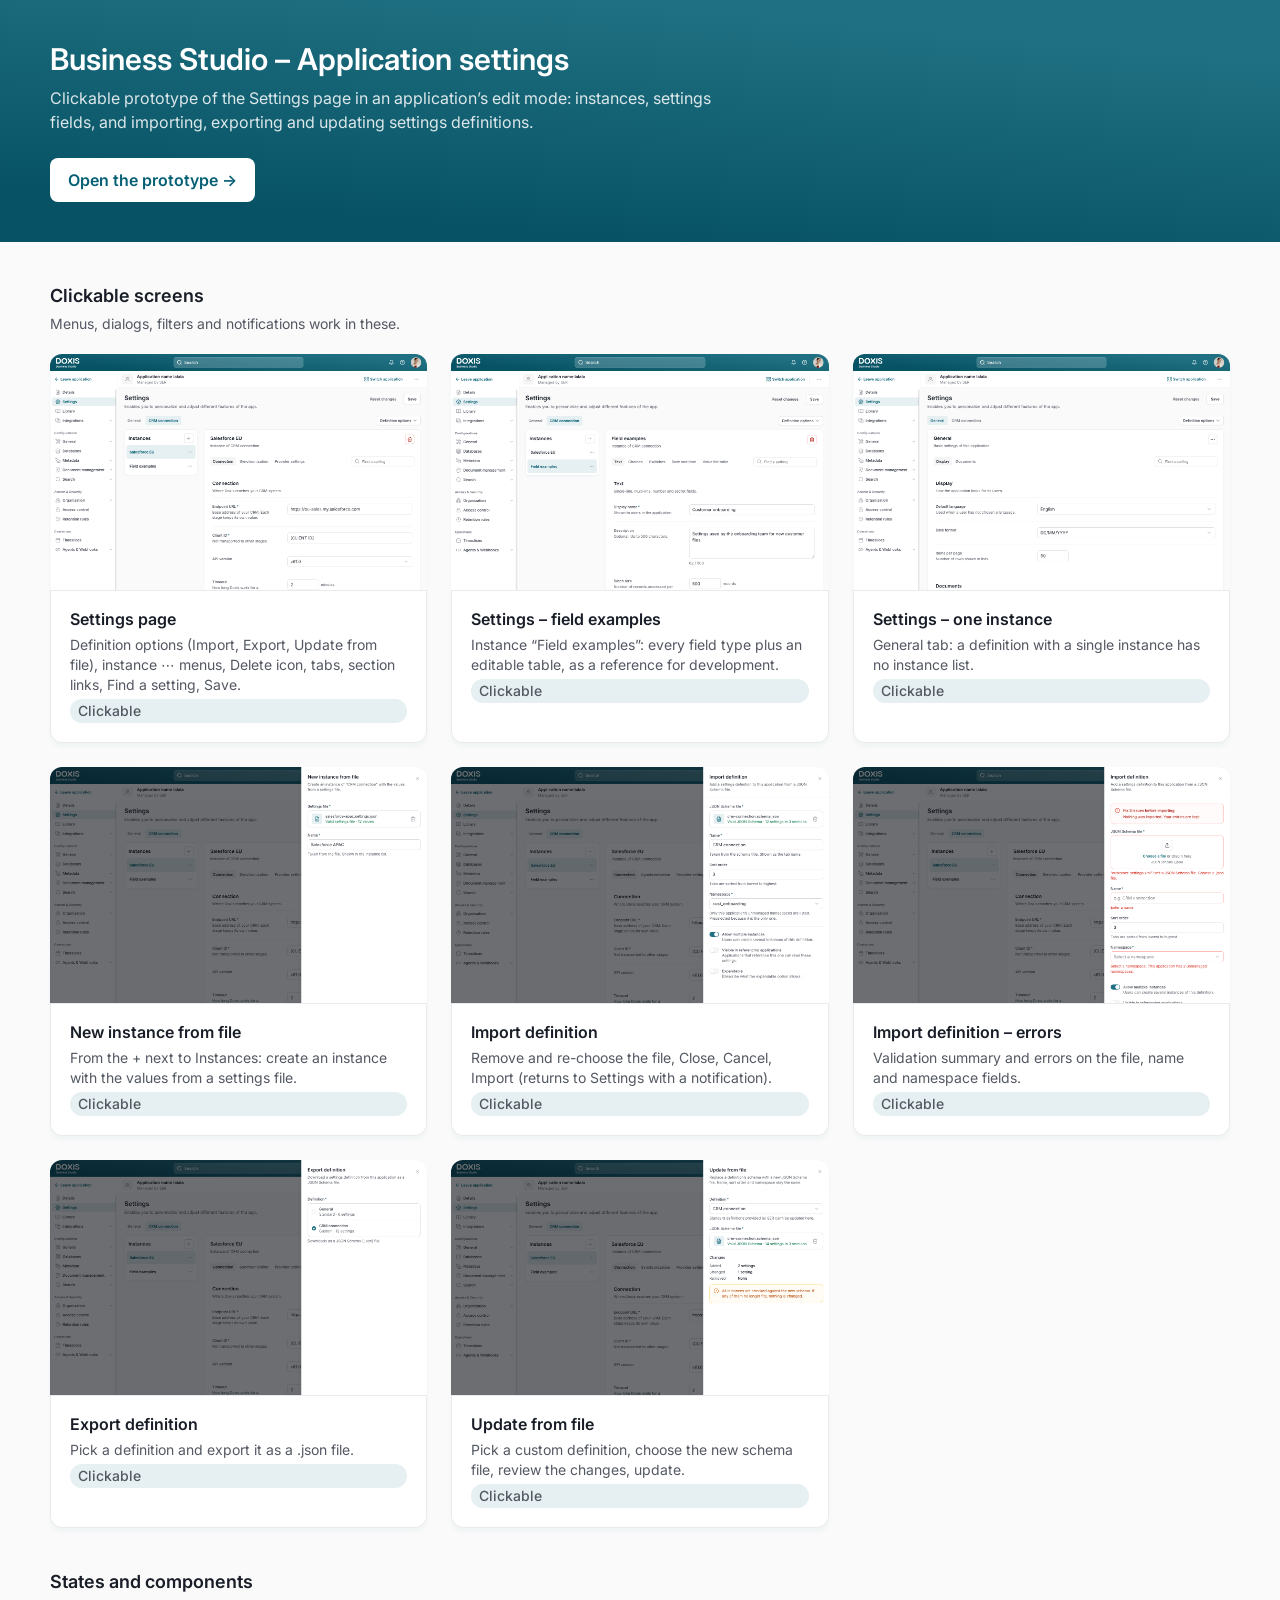
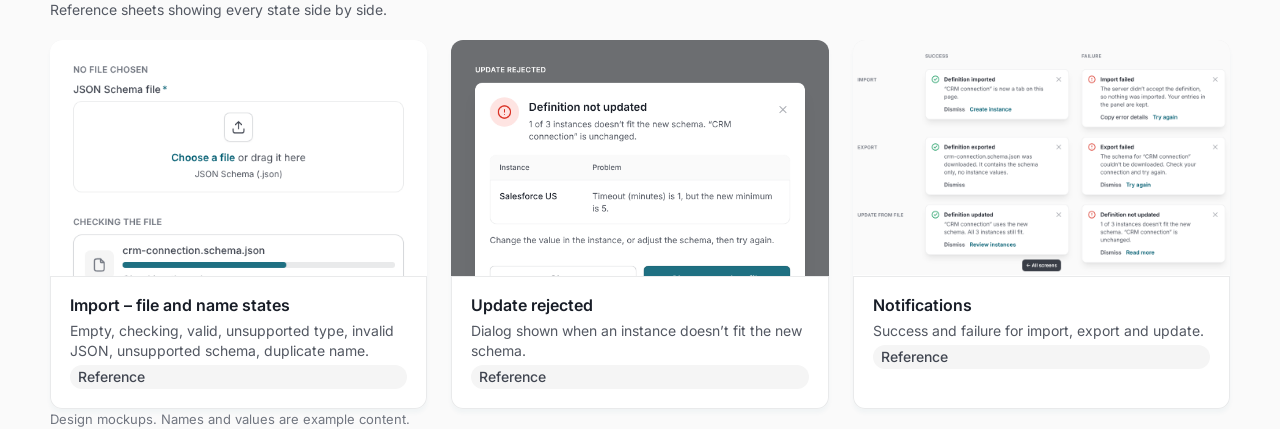
<file: index.html>
<!doctype html>
<html lang="en">
<head>
<meta charset="utf-8">
<meta name="viewport" content="width=device-width, initial-scale=1">
<title>Business Studio – Settings prototype</title>
<link rel="preconnect" href="https://fonts.googleapis.com">
<link href="https://fonts.googleapis.com/css2?family=Inter:opsz,wght@14..32,400..700&display=swap" rel="stylesheet">
<style>
:root{color-scheme:light}
body{margin:0;background:#FAFAFA;font-family:Inter,system-ui,sans-serif;color:#181D27}
header{background:linear-gradient(5deg,#075365 15.8%,#1F7082 82.5%);color:#FFFFFF}
.wrap{max-width:1180px;margin:0 auto;padding:0 24px}
header .wrap{padding-top:40px;padding-bottom:40px}
h1{margin:0;font-size:30px;line-height:38px;font-weight:600}
header p{margin:8px 0 0;max-width:680px;font-size:16px;line-height:24px;color:rgba(255,255,255,0.85)}
.start{display:inline-flex;align-items:center;gap:8px;margin-top:24px;height:44px;padding:0 18px;border-radius:8px;background:#FFFFFF;color:#066074;font-weight:600;font-size:16px;text-decoration:none}
.start:hover{background:#E6EFF1}
h2{margin:40px 0 4px;font-size:18px;line-height:28px;font-weight:600}
.sub{margin:0 0 20px;font-size:14px;line-height:20px;color:#535862}
.grid{display:grid;grid-template-columns:repeat(auto-fill,minmax(320px,1fr));gap:24px}
.card{display:flex;flex-direction:column;border-radius:12px;background:#FFFFFF;color:inherit;text-decoration:none;overflow:hidden;box-shadow:inset 0 0 0 1px #E9EAEB,0 4px 4px rgba(6,96,116,0.04)}
.card:hover{box-shadow:inset 0 0 0 1px #1F7082,0 12px 16px -4px rgba(10,13,18,0.08)}
.thumb{aspect-ratio:16/10;background:#F5F5F5 center top/cover no-repeat;border-bottom:1px solid #E9EAEB}
.meta{padding:16px 20px 20px}
.meta b{display:block;font-size:16px;line-height:24px;font-weight:600}
.meta span{display:block;margin-top:4px;font-size:14px;line-height:20px;color:#535862}
.tag{display:inline-block;margin-top:10px;padding:2px 8px;border-radius:9999px;font-size:12px;line-height:18px;font-weight:500;background:#E6EFF1;color:#066074}
.tag.static{background:#F5F5F5;color:#414651}
footer{padding:48px 0;font-size:13px;line-height:20px;color:#717680}
</style>
</head>
<body>
<header><div class="wrap">
<h1>Business Studio – Application settings</h1>
<p>Clickable prototype of the Settings page in an application’s edit mode: instances, settings fields, and importing, exporting and updating settings definitions.</p>
<a class="start" href="settings.html">Open the prototype →</a>
</div></header>

<main class="wrap">
<h2>Clickable screens</h2>
<p class="sub">Menus, dialogs, filters and notifications work in these.</p>
<div class="grid">
<a class="card" href="settings.html"><div class="thumb" style="background-image:url(shot-settings.png)"></div><div class="meta"><b>Settings page</b><span>Definition options (Import, Export, Update from file), instance ⋯ menus, Delete icon, tabs, section links, Find a setting, Save.</span><span class="tag">Clickable</span></div></a>
<a class="card" href="settings-fields.html"><div class="thumb" style="background-image:url(shot-settings-fields.png)"></div><div class="meta"><b>Settings – field examples</b><span>Instance “Field examples”: every field type plus an editable table, as a reference for development.</span><span class="tag">Clickable</span></div></a>
<a class="card" href="settings-general.html"><div class="thumb" style="background-image:url(shot-settings-general.png)"></div><div class="meta"><b>Settings – one instance</b><span>General tab: a definition with a single instance has no instance list.</span><span class="tag">Clickable</span></div></a>
<a class="card" href="new-instance-from-file.html"><div class="thumb" style="background-image:url(shot-new-instance-from-file.png)"></div><div class="meta"><b>New instance from file</b><span>From the + next to Instances: create an instance with the values from a settings file.</span><span class="tag">Clickable</span></div></a>
<a class="card" href="import-definition.html"><div class="thumb" style="background-image:url(shot-import-definition.png)"></div><div class="meta"><b>Import definition</b><span>Remove and re-choose the file, Close, Cancel, Import (returns to Settings with a notification).</span><span class="tag">Clickable</span></div></a>
<a class="card" href="import-definition-errors.html"><div class="thumb" style="background-image:url(shot-import-definition-errors.png)"></div><div class="meta"><b>Import definition – errors</b><span>Validation summary and errors on the file, name and namespace fields.</span><span class="tag">Clickable</span></div></a>
<a class="card" href="export-definitions.html"><div class="thumb" style="background-image:url(shot-export-definitions.png)"></div><div class="meta"><b>Export definition</b><span>Pick a definition and export it as a .json file.</span><span class="tag">Clickable</span></div></a>
<a class="card" href="update-definition.html"><div class="thumb" style="background-image:url(shot-update-definition.png)"></div><div class="meta"><b>Update from file</b><span>Pick a custom definition, choose the new schema file, review the changes, update.</span><span class="tag">Clickable</span></div></a>
</div>

<h2>States and components</h2>
<p class="sub">Reference sheets showing every state side by side.</p>
<div class="grid">
<a class="card" href="import-file-states.html"><div class="thumb" style="background-image:url(shot-import-file-states.png)"></div><div class="meta"><b>Import – file and name states</b><span>Empty, checking, valid, unsupported type, invalid JSON, unsupported schema, duplicate name.</span><span class="tag static">Reference</span></div></a>
<a class="card" href="update-from-file.html"><div class="thumb" style="background-image:url(shot-update-from-file.png)"></div><div class="meta"><b>Update rejected</b><span>Dialog shown when an instance doesn’t fit the new schema.</span><span class="tag static">Reference</span></div></a>
<a class="card" href="notifications.html"><div class="thumb" style="background-image:url(shot-notifications.png)"></div><div class="meta"><b>Notifications</b><span>Success and failure for import, export and update.</span><span class="tag static">Reference</span></div></a>
</div>
</main>
<footer class="wrap">Design mockups. Names and values are example content.</footer>
</body>
</html>
</file>
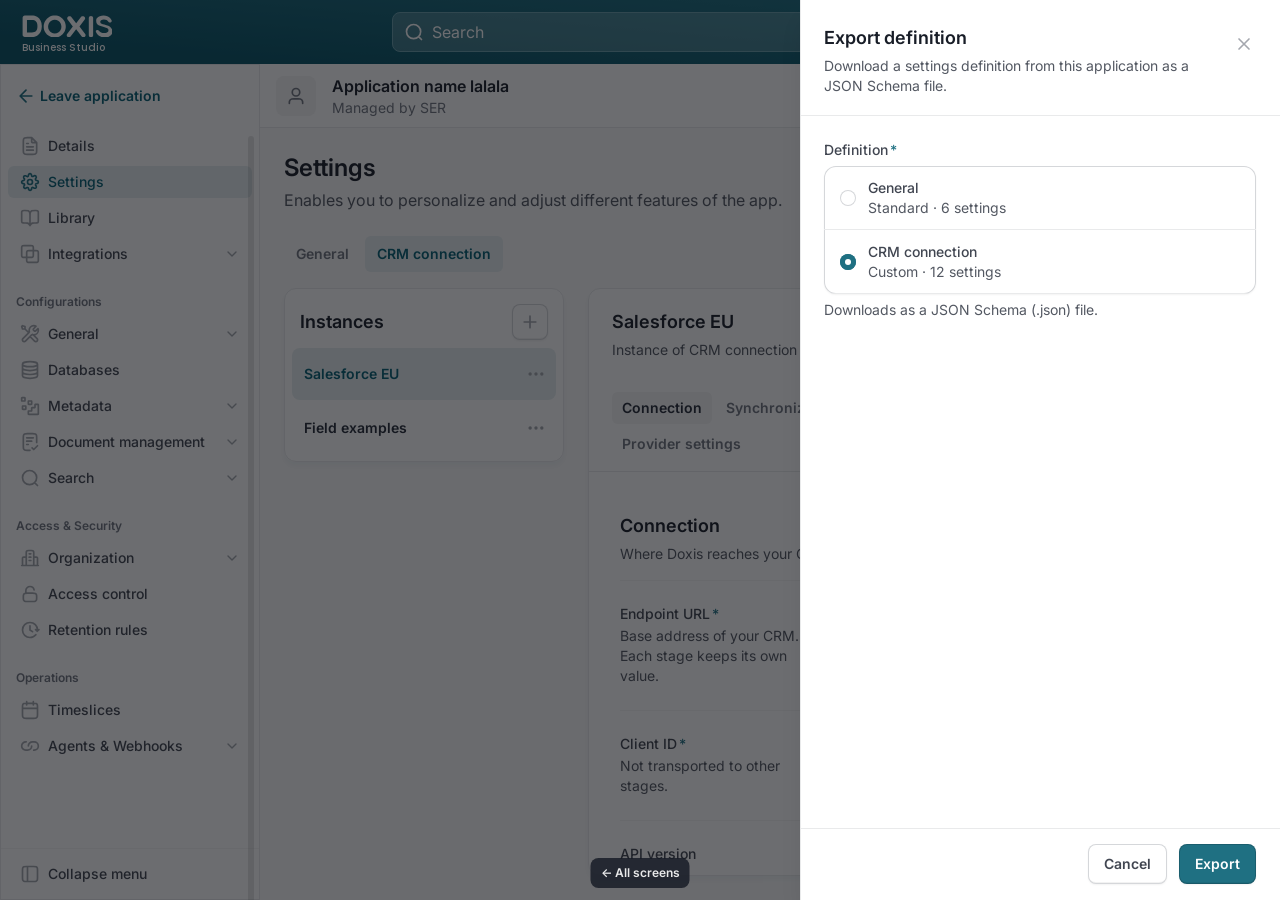
<file: export-definitions.html>
<!doctype html>
<html lang="en">
<head>
<meta charset="utf-8">
<meta name="viewport" content="width=device-width, initial-scale=1">
<title>Export definition</title>
<link rel="preconnect" href="https://fonts.googleapis.com">
<link href="https://fonts.googleapis.com/css2?family=Inter:opsz,wght@14..32,400..700&amp;family=Poppins:wght@500&amp;display=swap" rel="stylesheet">
<style>
body{margin:0;background:#FAFAFA}
a{color:#066074}a:hover{color:#05495A}
.ic{display:block;flex:none}
.hb{width:40px;height:36px;display:flex;align-items:center;justify-content:center;border:0;border-radius:6px;background:transparent;color:#FFFFFF;cursor:pointer;padding:0}
.hb:hover{background:rgba(255,255,255,0.12)}
.srch::placeholder{color:#FFFFFF;opacity:1}
.ng{display:flex;flex-direction:column}
.ni{display:flex;align-items:center;gap:12px;height:32px;margin:2px 0;box-sizing:border-box;padding:0 12px;border-radius:6px;background:#FFFFFF;color:#414651;text-decoration:none;font-size:14px;line-height:20px;font-weight:500}
.ni .ti{flex:1;display:flex;align-items:center;gap:8px;min-width:0}
.ni .ti svg{color:#A4A7AE}
.ni .cv{color:#A4A7AE}
.ni:hover{background:#FAFAFA;color:#252B37}
.ni.cur,.ni.cur:hover{background:#E6EFF1;color:#066074}
.ni.cur .ti svg{color:#1F7082}
.nh{height:28px;box-sizing:border-box;padding:5px 8px;font-size:12px;line-height:18px;font-weight:600;color:#717680}
.tab-unused{height:36px;padding:0 12px;border:0;border-radius:6px;background:transparent;font:inherit;font-size:14px;line-height:20px;font-weight:600;color:#717680;cursor:pointer}
.tab:hover{background:#FAFAFA;color:#535862}
.tab.on,.tab.on:hover{background:#E6EFF1;color:#066074}
.fld{width:100%;box-sizing:border-box;border:1px solid #D5D7DA;border-radius:8px;background:#FFFFFF;font:inherit;font-size:16px;line-height:24px;color:#181D27;box-shadow:0 1px 2px rgba(10,13,18,0.05);margin:0}
.fld:focus{outline:none;border-color:#1F7082;box-shadow:0 0 0 4px rgba(31,112,130,0.18)}
.ql{display:flex;align-items:center;gap:16px;height:72px;box-sizing:border-box;padding:16px 8px 16px 16px;box-shadow:inset 0 -1px 0 #E9EAEB;text-decoration:none;color:inherit}
.ql:last-child{box-shadow:none;border-radius:8px}
.ql:hover{background:#FAFAFA}
@media (max-width: 860px){.nav{flex-basis:100% !important}.tri{display:none !important}}
.lbl{display:flex;gap:2px;font-size:14px;line-height:20px;font-weight:500;color:#414651}
.hint{margin:0;font-size:14px;line-height:20px;color:#535862}
.bdg{display:inline-flex;align-items:center;height:22px;box-sizing:border-box;padding:2px 8px;border-radius:9999px;font-size:12px;line-height:18px;font-weight:500;white-space:nowrap}
.fg{display:flex;flex-direction:column;gap:6px}
.tab{height:36px;padding:0 12px;border:0;border-radius:6px;background:transparent;font:inherit;font-size:14px;line-height:20px;font-weight:600;color:#717680;cursor:pointer}
.tab:hover{background:#FAFAFA;color:#535862}
.tab.on,.tab.on:hover{background:#E6EFF1;color:#066074}
.ins{display:flex;align-items:center;gap:8px;height:44px;box-sizing:border-box;padding:0 4px 0 12px;border-radius:6px;color:#414651;font-size:14px;line-height:20px;font-weight:500}
.ins:hover{background:#FAFAFA}
.ins.on,.ins.on:hover{background:#E6EFF1;color:#066074;font-weight:600}
.ins>button.nm{flex:1;min-width:0;height:100%;padding:0;border:0;background:transparent;font:inherit;color:inherit;text-align:left;cursor:pointer}
.ib2{width:32px;height:32px;display:flex;align-items:center;justify-content:center;padding:0;border:0;border-radius:6px;background:transparent;color:#A4A7AE;cursor:pointer}
.ib2:hover{background:#F5F5F5;color:#717680}
.sel{position:relative;display:flex;align-items:center}
.sel select{appearance:none;-webkit-appearance:none;cursor:pointer;padding-right:40px !important}
.sel svg{position:absolute;right:14px;color:#A4A7AE;pointer-events:none}
.chip{display:inline-flex;align-items:center;gap:3px;height:24px;box-sizing:border-box;padding:2px 4px 2px 9px;border-radius:6px;background:#FFFFFF;box-shadow:inset 0 0 0 1px #D5D7DA;font-size:14px;line-height:20px;font-weight:500;color:#414651}
.chip button{width:16px;height:16px;display:flex;align-items:center;justify-content:center;padding:0;border:0;border-radius:3px;background:transparent;color:#A4A7AE;cursor:pointer}
.tgl{position:relative;flex:none;width:36px;height:20px;padding:2px;box-sizing:border-box;border:0;border-radius:9999px;background:#1F7082;cursor:pointer}
.tgl span{display:block;width:16px;height:16px;margin-left:16px;border-radius:9999px;background:#FFFFFF;box-shadow:0 1px 3px rgba(10,13,18,0.1),0 1px 2px rgba(10,13,18,0.06)}
.lnk{padding:0;border:0;background:transparent;font:inherit;font-size:14px;line-height:20px;font-weight:600;color:#066074;cursor:pointer;display:inline-flex;align-items:center;gap:4px}
.ro{background:#FAFAFA !important;color:#717680 !important;box-shadow:none !important}
.sec{display:flex;flex-direction:column;gap:20px;padding:32px 0;box-shadow:inset 0 -1px 0 #E9EAEB}
.sec:last-child{box-shadow:none}
.sh{display:flex;flex-direction:column;gap:2px}
.sh h3{margin:0;font-size:16px;line-height:24px;font-weight:600;color:#181D27}
.sh p{margin:0;font-size:14px;line-height:20px;color:#535862}
.sbtn{height:36px;box-sizing:border-box;display:inline-flex;align-items:center;gap:4px;padding:0 12px;border:0;border-radius:8px;background:#FFFFFF;font:inherit;font-size:14px;line-height:20px;font-weight:600;color:#414651;text-decoration:none;white-space:nowrap;cursor:pointer;box-shadow:inset 0 0 0 1px #D5D7DA,0 1px 2px rgba(10,13,18,0.05),inset 0 -2px 0 rgba(10,13,18,0.05)}
.sbtn:hover{background:#FAFAFA;color:#252B37}
.scr::-webkit-scrollbar{width:14px}
.scr::-webkit-scrollbar-track{background:transparent;margin:8px 0}
.scr::-webkit-scrollbar-thumb{background:#D5D7DA;border-radius:9999px;border:4px solid #FFFFFF;min-height:48px}
.scr::-webkit-scrollbar-thumb:hover{background:#A4A7AE}
@supports (-moz-appearance:none){.scr{scrollbar-width:thin;scrollbar-color:#D5D7DA transparent}}
.ws-nav{position:sticky;top:0;z-index:2;display:flex;flex-wrap:wrap;align-items:center;gap:8px 16px;margin:0 1px;padding:12px 23px;background:#FFFFFF;box-shadow:inset 0 -1px 0 #E9EAEB}
.anc{display:flex;gap:4px;flex:1;min-width:240px;flex-wrap:wrap}
.anc a{height:32px;box-sizing:border-box;display:inline-flex;align-items:center;padding:0 10px;border-radius:6px;font-size:14px;line-height:20px;font-weight:600;color:#717680;text-decoration:none}
.anc a:hover{background:#FAFAFA;color:#535862}
.anc a.on{background:#F5F5F5;color:#252B37}
.srch2{position:relative;display:flex;align-items:center;width:240px}
.srch2 svg{position:absolute;left:12px;color:#A4A7AE;pointer-events:none}
.srch2 input{padding-left:39px !important}
.secv{margin:0 32px;padding:40px 0 16px;scroll-margin-top:72px}
.secv+.secv{box-shadow:inset 0 1px 0 #D5D7DA}
.secv>h3{margin:0;font-size:18px;line-height:28px;font-weight:600;color:#181D27}
.secv>p{margin:4px 0 0;font-size:14px;line-height:20px;color:#535862}
.rows{margin:16px 0 0;padding:0;display:flex;flex-direction:column}
.row{display:grid;grid-template-columns:minmax(0,1fr) minmax(0,2fr);gap:8px 48px;padding:24px 0;box-shadow:inset 0 1px 0 #F5F5F5}
.rl{display:flex;gap:2px;font-size:14px;line-height:20px;font-weight:500;color:#414651}
.rd{margin:2px 0 0;font-size:14px;line-height:20px;color:#535862}
.rc{display:flex;flex-direction:column;gap:8px;max-width:720px;min-width:0}
.chg{display:inline-flex;align-items:center;gap:6px;height:22px;padding:0 8px;border-radius:9999px;background:#E6EFF1;font-size:12px;line-height:18px;font-weight:500;color:#066074}
.dot{width:6px;height:6px;border-radius:9999px;background:#1F7082}
.row.err .fld{border-color:#FDA29B}
.et{margin:0;font-size:14px;line-height:20px;color:#D92D20}
.meta{margin:0;font-size:14px;line-height:20px;color:#535862;display:flex;gap:12px;align-items:center;flex-wrap:wrap}
.ro-v{display:flex;align-items:center;gap:8px;min-height:40px;font-size:16px;line-height:24px;color:#414651}
.ro-v svg{color:#A4A7AE}
.ins2{display:flex;align-items:center;gap:8px;min-height:52px;box-sizing:border-box;padding:6px 4px 6px 12px;border-radius:8px;color:#414651}
.ins2:hover{background:#FAFAFA}
.ins2.on,.ins2.on:hover{background:#E6EFF1}
.ins2 .nm2{flex:1;min-width:0;display:flex;flex-direction:column;padding:0;border:0;background:transparent;font:inherit;text-align:left;cursor:pointer;color:inherit}
.ins2 .t1{font-size:14px;line-height:20px;font-weight:600;color:#252B37}
.ins2.on .t1{color:#066074}
.ins2 .t2{font-size:12px;line-height:18px;color:#717680}
.savebar{position:sticky;bottom:16px;z-index:3;margin:0 24px;display:flex;flex-wrap:wrap;align-items:center;gap:12px 16px;padding:12px 12px 12px 20px;border-radius:12px;background:#FFFFFF;box-shadow:inset 0 0 0 1px #E9EAEB,0 12px 16px -4px rgba(10,13,18,0.08),0 4px 6px -2px rgba(10,13,18,0.03)}
.pbtn{height:40px;box-sizing:border-box;display:inline-flex;align-items:center;justify-content:center;gap:4px;padding:0 16px;border:0;border-radius:8px;background:#1F7082;font:inherit;font-size:14px;line-height:20px;font-weight:600;color:#FFFFFF;cursor:pointer;box-shadow:0 1px 2px rgba(10,13,18,0.05),inset 0 -2px 0 rgba(10,13,18,0.05),inset 0 0 0 1px rgba(10,13,18,0.18)}
.pbtn:hover{background:#155C6E}
.gbtn{height:40px;padding:0 14px;border:0;border-radius:8px;background:transparent;font:inherit;font-size:14px;line-height:20px;font-weight:600;color:#535862;cursor:pointer}
.gbtn:hover{background:#F5F5F5}
.undo{align-self:flex-start;display:inline-flex;align-items:center;gap:4px;padding:0;border:0;background:transparent;font:inherit;font-size:14px;line-height:20px;font-weight:600;color:#535862;cursor:pointer}
.undo:hover{color:#252B37}
@media (max-width: 860px){.row{grid-template-columns:minmax(0,1fr)}}
.mo{position:absolute;z-index:20;min-width:240px;box-sizing:border-box;padding:4px 0;border-radius:8px;background:#FFFFFF;box-shadow:inset 0 0 0 1px #E9EAEB,0 12px 16px -4px rgba(10,13,18,0.08),0 4px 6px -2px rgba(10,13,18,0.03)}
.moi{width:100%;display:flex;align-items:center;gap:12px;padding:10px 16px;border:0;background:transparent;font:inherit;font-size:14px;line-height:20px;font-weight:500;color:#414651;text-align:left;white-space:nowrap;cursor:pointer}
.moi:hover{background:#FAFAFA;color:#252B37}
.moi svg{color:#A4A7AE}
.dbtn{width:36px;height:36px;box-sizing:border-box;display:inline-flex;align-items:center;justify-content:center;padding:0;border:0;border-radius:8px;background:#FFFFFF;color:#B42318;cursor:pointer;box-shadow:inset 0 0 0 1px #FDA29B,0 1px 2px rgba(10,13,18,0.05),inset 0 -2px 0 rgba(10,13,18,0.05)}
.dbtn:hover{background:#FEF3F2;color:#912018}
.pbtn{height:40px;box-sizing:border-box;display:inline-flex;align-items:center;justify-content:center;gap:4px;padding:0 16px;border:0;border-radius:8px;background:#1F7082;font:inherit;font-size:14px;line-height:20px;font-weight:600;color:#FFFFFF;cursor:pointer;box-shadow:0 1px 2px rgba(10,13,18,0.05),inset 0 -2px 0 rgba(10,13,18,0.05),inset 0 0 0 1px rgba(10,13,18,0.18)}
.pbtn:hover{background:#155C6E}
.tgl.off{background:#F5F5F5}
.tgl.off span{margin-left:0}
.trow{display:flex;align-items:flex-start;gap:12px}
.trow .tl{font-size:14px;line-height:20px;font-weight:500;color:#414651}
</style>
<link rel="stylesheet" href="prototype.css">
<script src="prototype.js" defer></script>
</head>
<body data-screen="export">
<a href="index.html" class="pt-home" style="position:fixed;left:50%;transform:translateX(-50%);bottom:12px;z-index:70;padding:6px 10px;border-radius:8px;background:#181D27;color:#fff;font:600 12px/18px Inter,system-ui,sans-serif;text-decoration:none;opacity:.85">← All screens</a>
<div style="height: 100vh; overflow: hidden; display: flex; flex-direction: column; background: #FAFAFA; font-family: Inter, system-ui, sans-serif; font-size: 14px; line-height: 20px; color: #181D27">

<header style="height: 64px; flex: none; display: grid; grid-template-columns: minmax(134px, 1fr) minmax(0, 496px) minmax(134px, 1fr); align-items: center; column-gap: 16px; padding: 0 22px; background: linear-gradient(5deg, #075365 15.8%, #1F7082 82.5%); color: #FFFFFF">
<a href="#" aria-label="Doxis Business Studio home" style="display: block; width: 104px; height: 34px; color: #FFFFFF; text-decoration: none">
<svg class="ic" width="90" height="22" viewBox="0 0 90 22" fill="currentColor" aria-hidden="true"><path transform="translate(0.605 0.532)" d="M14.473 1.301C12.988 0.439 11.24 0 9.282 0L2.176 0C1.551 0 1.024 0.221 0.615 0.657C0.208 1.088 0 1.634 0 2.275L0 19.158C0 19.823 0.208 20.374 0.617 20.794C1.027 21.217 1.564 21.433 2.211 21.433L9.317 21.433C11.299 21.433 13.05 20.995 14.523 20.132C15.997 19.268 17.155 18.059 17.964 16.538C18.77 15.021 19.18 13.247 19.18 11.262L19.18 10.151C19.18 8.17 18.766 6.403 17.951 4.896C17.135 3.384 15.965 2.17 14.473 1.301ZM14.806 10.123L14.806 11.247C14.806 13.069 14.329 14.487 13.389 15.462C12.45 16.432 11.093 16.924 9.355 16.924L4.374 16.924L4.374 4.507L9.355 4.507C11.093 4.507 12.45 4.999 13.389 5.97C14.329 6.94 14.806 8.346 14.806 10.123Z" fill-rule="nonzero"></path><path transform="translate(21.685 0.592)" d="M16.719 1.464C15.072 0.493 13.181 0 11.098 0C9.015 0 7.122 0.493 5.461 1.466C3.802 2.439 2.476 3.792 1.517 5.488C0.51 7.191 0 9.06 0 11.043C0 13.024 0.51 14.892 1.517 16.594C2.5 18.243 3.828 19.564 5.463 20.518C7.124 21.49 9.015 21.982 11.098 21.982C13.178 21.982 15.069 21.49 16.719 20.517C18.367 19.546 19.689 18.205 20.649 16.531C21.608 14.86 22.096 13.007 22.096 11.022C22.096 9.04 21.608 7.177 20.646 5.488C19.687 3.794 18.367 2.442 16.719 1.464ZM17.719 11.038C17.719 12.274 17.429 13.426 16.856 14.457C16.284 15.487 15.494 16.312 14.507 16.913C13.524 17.512 12.383 17.817 11.12 17.817C9.832 17.817 8.672 17.513 7.674 16.913C6.677 16.315 5.874 15.49 5.293 14.458C4.708 13.426 4.411 12.274 4.411 11.038C4.411 9.776 4.708 8.62 5.293 7.602C5.874 6.583 6.676 5.758 7.677 5.149C8.674 4.543 9.833 4.236 11.12 4.236C12.383 4.236 13.524 4.543 14.512 5.15C15.495 5.759 16.284 6.584 16.854 7.603C17.428 8.624 17.719 9.78 17.719 11.038Z" fill-rule="nonzero"></path><path transform="translate(66.795 0.977)" d="M2.159 0C1.548 0 1.021 0.212 0.593 0.629C0.2 1.022 0 1.525 0 2.124L0 19.284C0 19.889 0.2 20.398 0.598 20.799C1.016 21.218 1.546 21.432 2.159 21.432C2.802 21.432 3.341 21.216 3.756 20.791C4.141 20.396 4.338 19.889 4.338 19.284L4.338 2.124C4.338 1.523 4.139 1.022 3.743 0.624C3.33 0.21 2.795 0 2.159 0Z" fill-rule="nonzero"></path><path transform="translate(74.196 0.532)" d="M14.524 12.082C13.952 11.374 13.137 10.776 12.093 10.304C11.079 9.849 9.736 9.402 8.098 8.976C7.009 8.718 6.152 8.454 5.555 8.191C4.988 7.94 4.592 7.664 4.375 7.37C4.169 7.087 4.065 6.725 4.065 6.296C4.065 5.586 4.358 5.045 4.958 4.643C5.587 4.221 6.535 4.007 7.775 4.007C8.746 4.007 9.62 4.193 10.373 4.559C11.13 4.927 11.67 5.411 12.025 6.04C12.201 6.343 12.442 6.581 12.745 6.744C13.04 6.904 13.383 6.985 13.767 6.985C13.928 6.985 14.141 6.954 14.415 6.888C14.95 6.731 15.296 6.444 15.444 6.035C15.586 5.645 15.601 5.27 15.488 4.921C15.115 3.947 14.562 3.088 13.844 2.37C13.12 1.646 12.208 1.07 11.135 0.656C10.064 0.22 8.765 0 7.276 0C5.986 0 4.736 0.217 3.564 0.646C2.379 1.081 1.399 1.75 0.651 2.636C0.123 3.268 -0.012 4.048 -0.012 5.248C-0.012 6.448 0.18 7.329 0.581 8.004C0.975 8.668 1.582 9.233 2.385 9.684C3.156 10.118 4.124 10.493 5.264 10.799C6.38 11.112 7.425 11.405 8.399 11.679C9.376 11.953 10.162 12.249 10.737 12.558C11.273 12.849 11.666 13.193 11.906 13.583C12.137 13.959 12.255 14.387 12.255 14.857C12.255 15.336 12.089 15.791 11.762 16.207C11.43 16.629 10.94 16.963 10.306 17.199C9.646 17.443 8.865 17.567 7.985 17.567C6.838 17.567 5.8 17.369 4.898 16.976C4.008 16.589 3.344 16.075 2.927 15.448C2.674 15.07 2.36 14.789 1.993 14.613C1.618 14.434 1.228 14.391 0.83 14.488C0.278 14.613 -0.082 14.884 -0.237 15.293C-0.383 15.674 -0.39 16.053 -0.256 16.42C0.208 17.554 0.886 18.538 1.759 19.344C2.633 20.15 3.676 20.774 4.857 21.199C6.033 21.621 7.304 21.836 8.634 21.836C10.069 21.836 11.384 21.596 12.542 21.122C13.716 20.643 14.651 19.925 15.321 18.99C15.994 18.051 16.336 16.889 16.336 15.535C16.336 14.191 15.729 13.563 14.524 12.082Z" fill-rule="nonzero"></path><path transform="translate(44.485 0.902)" d="M18.709 18.104L13.008 10.613L18.247 3.629C18.542 3.251 18.668 2.808 18.626 2.31C18.587 1.837 18.408 1.403 18.104 1.026C17.807 0.648 17.402 0.401 16.903 0.288C16.406 0.183 15.903 0.231 15.406 0.441C14.876 0.664 14.427 1.045 14.073 1.571L9.687 7.453L5.235 1.565C4.882 1.041 4.433 0.662 3.906 0.442C3.418 0.233 2.931 0.183 2.439 0.288C1.939 0.402 1.536 0.649 1.234 1.026C0.935 1.402 0.757 1.836 0.713 2.317C0.672 2.808 0.798 3.25 1.093 3.628L6.334 10.613L0.633 18.104C0.336 18.479 0.199 18.926 0.221 19.432C0.247 19.928 0.42 20.36 0.738 20.718C1.06 21.077 1.464 21.307 1.944 21.399C2.083 21.426 2.222 21.44 2.359 21.44C2.738 21.44 3.103 21.338 3.447 21.135C3.896 20.874 4.315 20.474 4.69 19.948L9.671 13.427L14.651 19.948C15.027 20.474 15.445 20.874 15.893 21.135C16.237 21.338 16.602 21.44 16.982 21.44C17.119 21.44 17.258 21.427 17.395 21.399C17.875 21.307 18.282 21.077 18.602 20.718C18.92 20.36 19.093 19.928 19.12 19.432C19.143 18.928 19.005 18.479 18.709 18.104Z" fill-rule="nonzero"></path></svg>
<span style="display: block; height: 7px; margin-top: 5.04px; font-family: Poppins, sans-serif; font-size: 10px; line-height: 12px; font-weight: 500; white-space: nowrap">Business Studio</span>
</a>
<label style="height: 40px; box-sizing: border-box; display: flex; align-items: center; gap: 8px; padding: 0 11px; border: 1px solid #6AA0AC; border-radius: 8px; background: rgba(255,255,255,0.2); cursor: text">
<svg class="ic" width="20" height="20" viewBox="0 0 24 24" fill="none" stroke="currentColor" stroke-width="2" stroke-linecap="round" stroke-linejoin="round" aria-hidden="true"><path transform="translate(3 3)" d="M18 18L14.5 14.5M17 8.5C17 13.19 13.19 17 8.5 17C3.81 17 0 13.19 0 8.5C0 3.81 3.81 0 8.5 0C13.19 0 17 3.81 17 8.5Z"></path></svg>
<input class="srch" type="search" placeholder="Search" aria-label="Search" style="flex: 1; min-width: 0; height: 24px; padding: 0; border: 0; outline: none; background: transparent; color: #FFFFFF; font: inherit; font-size: 16px; line-height: 24px">
</label>
<div style="display: flex; justify-content: flex-end; align-items: center; gap: 12px">
<div style="display: flex; gap: 2px">
<button class="hb" aria-label="Notifications"><svg class="ic" width="20" height="20" viewBox="0 0 24 24" fill="none" stroke="currentColor" stroke-width="2" stroke-linecap="round" stroke-linejoin="round" aria-hidden="true"><path transform="translate(3.26 2)" d="M11.38 19C10.68 19.62 9.75 20 8.74 20C7.72 20 6.8 19.62 6.09 19M14.74 6C14.74 4.41 14.11 2.88 12.98 1.76C11.86 0.63 10.33 0 8.74 0C7.15 0 5.62 0.63 4.5 1.76C3.37 2.88 2.74 4.41 2.74 6C2.74 9.09 1.96 11.21 1.09 12.61C0.35 13.79 -0.01 14.38 0 14.54C0.02 14.72 0.05 14.79 0.2 14.9C0.33 15 0.93 15 2.13 15L15.35 15C16.55 15 17.14 15 17.28 14.9C17.42 14.79 17.46 14.72 17.48 14.54C17.49 14.38 17.12 13.79 16.39 12.61C15.52 11.21 14.74 9.09 14.74 6Z"></path></svg></button>
<button class="hb" aria-label="Help"><svg class="ic" width="20" height="20" viewBox="0 0 24 24" fill="none" stroke="currentColor" stroke-width="2" stroke-linecap="round" stroke-linejoin="round" aria-hidden="true"><path transform="translate(2 2)" d="M7.09 7C7.33 6.33 7.79 5.77 8.4 5.41C9.01 5.05 9.73 4.92 10.43 5.04C11.13 5.16 11.76 5.52 12.22 6.06C12.67 6.61 12.92 7.29 12.92 8C12.92 10 9.92 11 9.92 11M10 15L10.01 15M20 10C20 15.52 15.52 20 10 20C4.48 20 0 15.52 0 10C0 4.48 4.48 0 10 0C15.52 0 20 4.48 20 10Z"></path></svg></button>
</div>
<button aria-label="Account menu" style="width: 40px; height: 40px; padding: 0; border: 0; border-radius: 9999px; background: transparent; cursor: pointer"><img src="avatar.jpg" alt="" style="display: block; width: 40px; height: 40px; border-radius: 9999px; object-fit: cover; outline: 1px solid rgba(0,0,0,0.08); outline-offset: -1px"></button>
</div>
</header>

<div style="flex: 1; min-height: 0; display: flex; align-items: stretch">

<nav class="nav" aria-label="Application" style="flex: 0 0 260px; min-height: 0; overflow-y: auto; box-sizing: border-box; position: relative; display: flex; flex-direction: column; background: #FFFFFF; outline: 1px solid #E9EAEB; outline-offset: -1px">
<div style="height: 64px; box-sizing: border-box; padding: 22px 16px">
<a href="#" style="display: inline-flex; align-items: center; gap: 4px; font-size: 14px; line-height: 20px; font-weight: 600; color: #066074; text-decoration: none"><svg class="ic" style="color: #1F7082" width="20" height="20" viewBox="0 0 24 24" fill="none" stroke="currentColor" stroke-width="2" stroke-linecap="round" stroke-linejoin="round" aria-hidden="true"><path transform="translate(5 5)" d="M14 7L0 7L7 14M0 7L7 0"></path></svg>Leave application</a>
</div>

<div class="ng" style="padding: 0 8px 8px">
<a class="ni" href="#"><span class="ti"><svg class="ic" width="20" height="20" viewBox="0 0 24 24" fill="none" stroke="currentColor" stroke-width="2" stroke-linecap="round" stroke-linejoin="round" aria-hidden="true"><path transform="translate(4 2)" d="M10 0.27L10 4.4C10 4.96 10 5.24 10.11 5.45C10.2 5.64 10.36 5.8 10.55 5.89C10.76 6 11.04 6 11.6 6L15.73 6M12 11L4 11M12 15L4 15M6 7L4 7M11.2 20L4.8 20C3.12 20 2.28 20 1.64 19.67C1.07 19.39 0.61 18.93 0.33 18.36C0 17.72 0 16.88 0 15.2L0 4.8C0 3.12 0 2.28 0.33 1.64C0.61 1.07 1.07 0.61 1.64 0.33C2.28 0 3.12 0 4.8 0L10 0L16 6L16 15.2C16 16.88 16 17.72 15.67 18.36C15.39 18.93 14.93 19.39 14.36 19.67C13.72 20 12.88 20 11.2 20Z"></path></svg>Details</span></a>
<a class="ni cur" href="settings.html" aria-current="page"><span class="ti"><svg class="ic" width="20" height="20" viewBox="0 0 24 24" fill="none" stroke="currentColor" stroke-width="2" stroke-linecap="round" stroke-linejoin="round" aria-hidden="true"><path transform="translate(2 2)" d="M13 10C13 11.66 11.66 13 10 13C8.34 13 7 11.66 7 10C7 8.34 8.34 7 10 7C11.66 7 13 8.34 13 10ZM16.73 12.73C16.61 13 16.57 13.31 16.62 13.6C16.68 13.9 16.82 14.17 17.03 14.38L17.08 14.44C17.25 14.61 17.38 14.81 17.48 15.03C17.57 15.25 17.62 15.48 17.62 15.72C17.62 15.96 17.57 16.2 17.48 16.42C17.38 16.64 17.25 16.84 17.08 17.01C16.91 17.18 16.71 17.31 16.49 17.4C16.27 17.5 16.03 17.54 15.8 17.54C15.56 17.54 15.32 17.5 15.1 17.4C14.88 17.31 14.68 17.18 14.51 17.01L14.45 16.95C14.24 16.74 13.97 16.6 13.67 16.55C13.38 16.5 13.07 16.53 12.8 16.65C12.53 16.77 12.3 16.96 12.14 17.21C11.98 17.45 11.89 17.73 11.89 18.03L11.89 18.18C11.89 18.66 11.7 19.13 11.36 19.47C11.02 19.81 10.55 20 10.07 20C9.59 20 9.13 19.81 8.79 19.47C8.45 19.13 8.25 18.66 8.25 18.18L8.25 18.1C8.25 17.8 8.15 17.51 7.98 17.26C7.8 17.02 7.56 16.83 7.27 16.73C7 16.61 6.69 16.57 6.4 16.62C6.1 16.68 5.83 16.82 5.62 17.03L5.56 17.08C5.39 17.25 5.19 17.38 4.97 17.48C4.75 17.57 4.52 17.62 4.28 17.62C4.04 17.62 3.8 17.57 3.58 17.48C3.36 17.38 3.16 17.25 2.99 17.08C2.82 16.91 2.69 16.71 2.6 16.49C2.5 16.27 2.46 16.03 2.46 15.8C2.46 15.56 2.5 15.32 2.6 15.1C2.69 14.88 2.82 14.68 2.99 14.51L3.05 14.45C3.26 14.24 3.4 13.97 3.45 13.67C3.5 13.38 3.47 13.07 3.35 12.8C3.23 12.53 3.04 12.3 2.79 12.14C2.55 11.98 2.27 11.89 1.97 11.89L1.82 11.89C1.34 11.89 0.87 11.7 0.53 11.36C0.19 11.02 0 10.55 0 10.07C0 9.59 0.19 9.13 0.53 8.79C0.87 8.45 1.34 8.25 1.82 8.25L1.9 8.25C2.2 8.25 2.49 8.15 2.74 7.98C2.98 7.8 3.17 7.56 3.27 7.27C3.39 7 3.43 6.69 3.38 6.4C3.32 6.1 3.18 5.83 2.97 5.62L2.92 5.56C2.75 5.39 2.62 5.19 2.52 4.97C2.43 4.75 2.38 4.52 2.38 4.28C2.38 4.04 2.43 3.8 2.52 3.58C2.62 3.36 2.75 3.16 2.92 2.99C3.09 2.82 3.29 2.69 3.51 2.6C3.73 2.5 3.97 2.46 4.2 2.46C4.44 2.46 4.68 2.5 4.9 2.6C5.12 2.69 5.32 2.82 5.49 2.99L5.55 3.05C5.76 3.26 6.03 3.4 6.33 3.45C6.62 3.5 6.93 3.47 7.2 3.35L7.27 3.35C7.54 3.23 7.77 3.04 7.93 2.79C8.09 2.55 8.18 2.27 8.18 1.97L8.18 1.82C8.18 1.34 8.37 0.87 8.71 0.53C9.06 0.19 9.52 0 10 0C10.48 0 10.94 0.19 11.29 0.53C11.63 0.87 11.82 1.34 11.82 1.82L11.82 1.9C11.82 2.19 11.91 2.48 12.07 2.72C12.23 2.97 12.46 3.16 12.73 3.27C13 3.39 13.31 3.43 13.6 3.38C13.9 3.32 14.17 3.18 14.38 2.97L14.44 2.92C14.61 2.75 14.81 2.62 15.03 2.52C15.25 2.43 15.48 2.38 15.72 2.38C15.96 2.38 16.2 2.43 16.42 2.52C16.64 2.62 16.84 2.75 17.01 2.92C17.18 3.09 17.31 3.29 17.4 3.51C17.5 3.73 17.54 3.97 17.54 4.2C17.54 4.44 17.5 4.68 17.4 4.9C17.31 5.12 17.18 5.32 17.01 5.49L16.95 5.55C16.74 5.76 16.6 6.03 16.55 6.33C16.5 6.62 16.53 6.93 16.65 7.2L16.65 7.27C16.77 7.54 16.96 7.77 17.21 7.93C17.45 8.09 17.73 8.18 18.03 8.18L18.18 8.18C18.66 8.18 19.13 8.37 19.47 8.71C19.81 9.06 20 9.52 20 10C20 10.48 19.81 10.94 19.47 11.29C19.13 11.63 18.66 11.82 18.18 11.82L18.1 11.82C17.81 11.82 17.52 11.91 17.28 12.07C17.03 12.23 16.84 12.46 16.73 12.73Z"></path></svg>Settings</span></a>
<a class="ni" href="#"><span class="ti"><svg class="ic" width="20" height="20" viewBox="0 0 24 24" fill="none" stroke="currentColor" stroke-width="2" stroke-linecap="round" stroke-linejoin="round" aria-hidden="true"><path transform="translate(2 3)" d="M10 18L9.9 17.85C9.21 16.81 8.86 16.29 8.4 15.91C7.99 15.58 7.52 15.33 7.02 15.17C6.45 15 5.83 15 4.57 15L3.2 15C2.08 15 1.52 15 1.09 14.78C0.72 14.59 0.41 14.28 0.22 13.91C0 13.48 0 12.92 0 11.8L0 3.2C0 2.08 0 1.52 0.22 1.09C0.41 0.72 0.72 0.41 1.09 0.22C1.52 0 2.08 0 3.2 0L3.6 0C5.84 0 6.96 0 7.82 0.44C8.57 0.82 9.18 1.43 9.56 2.18C10 3.04 10 4.16 10 6.4L10 18L10.1 17.85C10.79 16.81 11.14 16.29 11.6 15.91C12.01 15.58 12.48 15.33 12.98 15.17C13.55 15 14.17 15 15.43 15L16.8 15C17.92 15 18.48 15 18.91 14.78C19.28 14.59 19.59 14.28 19.78 13.91C20 13.48 20 12.92 20 11.8L20 3.2C20 2.08 20 1.52 19.78 1.09C19.59 0.72 19.28 0.41 18.91 0.22C18.48 0 17.92 0 16.8 0L16.4 0C14.16 0 13.04 0 12.18 0.44C11.43 0.82 10.82 1.43 10.44 2.18C10 3.04 10 4.16 10 6.4"></path></svg>Library</span></a>
<a class="ni" href="#"><span class="ti"><svg class="ic" width="20" height="20" viewBox="0 0 24 24" fill="none" stroke="currentColor" stroke-width="2" stroke-linecap="round" stroke-linejoin="round" aria-hidden="true"><path transform="translate(2 2)" d="M3.2 0L10.8 0C11.92 0 12.48 0 12.91 0.22C13.28 0.41 13.59 0.72 13.78 1.09C14 1.52 14 2.08 14 3.2L14 10.8C14 11.92 14 12.48 13.78 12.91C13.59 13.28 13.28 13.59 12.91 13.78C12.48 14 11.92 14 10.8 14L3.2 14C2.08 14 1.52 14 1.09 13.78C0.72 13.59 0.41 13.28 0.22 12.91C0 12.48 0 11.92 0 10.8L0 3.2C0 2.08 0 1.52 0.22 1.09C0.41 0.72 0.72 0.41 1.09 0.22C1.52 0 2.08 0 3.2 0ZM9.2 6L16.8 6C17.92 6 18.48 6 18.91 6.22C19.28 6.41 19.59 6.72 19.78 7.09C20 7.52 20 8.08 20 9.2L20 16.8C20 17.92 20 18.48 19.78 18.91C19.59 19.28 19.28 19.59 18.91 19.78C18.48 20 17.92 20 16.8 20L9.2 20C8.08 20 7.52 20 7.09 19.78C6.72 19.59 6.41 19.28 6.22 18.91C6 18.48 6 17.92 6 16.8L6 9.2C6 8.08 6 7.52 6.22 7.09C6.41 6.72 6.72 6.41 7.09 6.22C7.52 6 8.08 6 9.2 6Z"></path></svg>Integrations</span><svg class="ic cv" width="16" height="16" viewBox="0 0 24 24" fill="none" stroke="currentColor" stroke-width="2" stroke-linecap="round" stroke-linejoin="round" aria-hidden="true"><path transform="translate(6 9)" d="M0 0L6 6L12 0"></path></svg></a>
</div>

<div style="padding: 8px; display: flex; flex-direction: column; gap: 16px">
<div class="ng">
<div class="nh">Configurations</div>
<a class="ni" href="#"><span class="ti"><svg class="ic" width="20" height="20" viewBox="0 0 24 24" fill="none" stroke="currentColor" stroke-width="2" stroke-linecap="round" stroke-linejoin="round" aria-hidden="true"><path transform="translate(2 2)" d="M4 4L8.5 8.5M4 4L1 4L0 1L1 0L4 1L4 4ZM14.63 3.37L17.26 0.74C16.45 0.27 15.51 0 14.5 0C11.46 0 9 2.46 9 5.5C9 5.87 9.04 6.22 9.1 6.57C9.2 7.06 9.25 7.3 9.23 7.45C9.22 7.6 9.19 7.68 9.12 7.82C9.05 7.95 8.92 8.08 8.66 8.34L1.5 15.5C0.67 16.33 0.67 17.67 1.5 18.5C2.33 19.33 3.67 19.33 4.5 18.5L11.66 11.34C11.92 11.08 12.05 10.95 12.18 10.88C12.32 10.81 12.4 10.78 12.55 10.77C12.7 10.75 12.94 10.8 13.43 10.9C13.78 10.96 14.13 11 14.5 11C17.54 11 20 8.54 20 5.5C20 4.76 19.85 4.05 19.59 3.41L17.13 5.87C16.74 6.26 16.54 6.46 16.31 6.54C16.11 6.6 15.89 6.6 15.69 6.54C15.46 6.46 15.26 6.26 14.87 5.87L14.63 5.63C14.24 5.24 14.04 5.04 13.96 4.81C13.9 4.61 13.9 4.39 13.96 4.19C14.04 3.96 14.24 3.76 14.63 3.37ZM15.5 18.5L10 13L11.94 11.06C12.22 10.78 12.65 10.7 13.04 10.8C13.34 10.89 13.66 10.94 13.98 10.98L18.5 15.5C19.33 16.33 19.33 17.67 18.5 18.5C17.67 19.33 16.33 19.33 15.5 18.5Z"></path></svg>General</span><svg class="ic cv" width="16" height="16" viewBox="0 0 24 24" fill="none" stroke="currentColor" stroke-width="2" stroke-linecap="round" stroke-linejoin="round" aria-hidden="true"><path transform="translate(6 9)" d="M0 0L6 6L12 0"></path></svg></a>
<a class="ni" href="#"><span class="ti"><svg class="ic" width="20" height="20" viewBox="0 0 24 24" fill="none" stroke="currentColor" stroke-width="2" stroke-linecap="round" stroke-linejoin="round" aria-hidden="true"><path transform="translate(3 2)" d="M18 3C18 4.66 13.97 6 9 6C4.03 6 0 4.66 0 3C0 1.34 4.03 0 9 0C13.970 0 18 1.34 18 3L18 17C18 18.66 14 20 9 20C4 20 0 18.66 0 17L0 3M18 7.72C18 9.38 14 10.72 9 10.72C4 10.72 0 9.38 0 7.72M18 12.44C18 14.1 14 15.44 9 15.44C4 15.44 0 14.1 0 12.44"></path></svg>Databases</span></a>
<a class="ni" href="#"><span class="ti"><svg class="ic" width="20" height="20" viewBox="0 0 24 24" fill="none" stroke="currentColor" stroke-width="2" stroke-linecap="round" stroke-linejoin="round" aria-hidden="true"><path transform="translate(2 2)" d="M20 8.8L20 19.2C20 19.48 20 19.62 19.95 19.73C19.9 19.82 19.82 19.9 19.73 19.95C19.62 20 19.48 20 19.2 20L8.8 20C8.52 20 8.38 20 8.27 19.95C8.18 19.9 8.1 19.82 8.05 19.73C8 19.62 8 19.48 8 19.2L8 16.8C8 16.52 8 16.38 8.05 16.27C8.1 16.18 8.18 16.1 8.27 16.05C8.38 16 8.52 16 8.8 16L11.2 16C11.48 16 11.62 16 11.73 15.95C11.82 15.9 11.9 15.82 11.95 15.73C12 15.62 12 15.48 12 15.2L12 12.8C12 12.52 12 12.38 12.05 12.27C12.1 12.18 12.18 12.1 12.27 12.05C12.38 12 12.52 12 12.8 12L15.2 12C15.48 12 15.62 12 15.73 11.95C15.82 11.9 15.9 11.82 15.95 11.73C16 11.62 16 11.48 16 11.2L16 8.8C16 8.52 16 8.38 16.05 8.27C16.1 8.18 16.18 8.1 16.27 8.05C16.38 8 16.52 8 16.8 8L19.2 8C19.48 8 19.62 8 19.73 8.05C19.82 8.1 19.9 8.18 19.95 8.27C20 8.38 20 8.52 20 8.8ZM8.8 4L11.2 4C11.48 4 11.62 4 11.73 4.05C11.82 4.1 11.9 4.18 11.95 4.27C12 4.38 12 4.52 12 4.8L12 7.2C12 7.48 12 7.62 11.95 7.73C11.9 7.82 11.82 7.9 11.73 7.95C11.62 8 11.48 8 11.2 8L8.8 8C8.52 8 8.38 8 8.27 7.95C8.18 7.9 8.1 7.82 8.05 7.73C8 7.62 8 7.48 8 7.2L8 4.8C8 4.52 8 4.38 8.05 4.27C8.1 4.18 8.18 4.1 8.27 4.05C8.38 4 8.52 4 8.8 4ZM1.8 10L4.2 10C4.48 10 4.62 10 4.73 10.05C4.82 10.1 4.9 10.18 4.95 10.27C5 10.38 5 10.52 5 10.8L5 13.2C5 13.48 5 13.62 4.95 13.73C4.9 13.82 4.82 13.9 4.73 13.95C4.62 14 4.48 14 4.2 14L1.8 14C1.52 14 1.38 14 1.27 13.95C1.18 13.9 1.1 13.82 1.05 13.73C1 13.62 1 13.48 1 13.2L1 10.8C1 10.52 1 10.38 1.05 10.27C1.1 10.18 1.18 10.1 1.27 10.05C1.38 10 1.52 10 1.8 10ZM0.8 0L3.2 0C3.48 0 3.62 0 3.73 0.05C3.82 0.1 3.9 0.18 3.95 0.27C4 0.38 4 0.52 4 0.8L4 3.2C4 3.48 4 3.62 3.95 3.73C3.9 3.82 3.82 3.9 3.73 3.95C3.62 4 3.48 4 3.2 4L0.8 4C0.52 4 0.38 4 0.27 3.95C0.18 3.9 0.1 3.82 0.05 3.73C0 3.62 0 3.48 0 3.2L0 0.8C0 0.52 0 0.38 0.05 0.27C0.1 0.18 0.18 0.1 0.27 0.05C0.38 0 0.52 0 0.8 0Z"></path></svg>Metadata</span><svg class="ic cv" width="16" height="16" viewBox="0 0 24 24" fill="none" stroke="currentColor" stroke-width="2" stroke-linecap="round" stroke-linejoin="round" aria-hidden="true"><path transform="translate(6 9)" d="M0 0L6 6L12 0"></path></svg></a>
<a class="ni" href="#"><span class="ti"><svg class="ic" width="20" height="20" viewBox="0 0 24 24" fill="none" stroke="currentColor" stroke-width="2" stroke-linecap="round" stroke-linejoin="round" aria-hidden="true"><path transform="translate(4 2)" d="M8 20L4.8 20C3.12 20 2.28 20 1.64 19.67C1.07 19.39 0.61 18.93 0.33 18.36C0 17.72 0 16.88 0 15.2L0 4.8C0 3.12 0 2.28 0.33 1.64C0.61 1.07 1.07 0.61 1.64 0.33C2.28 0 3.12 0 4.8 0L11.2 0C12.88 0 13.72 0 14.36 0.33C14.93 0.61 15.39 1.07 15.67 1.64C16 2.28 16 3.12 16 4.8L16 10.5M10 9L4 9M6 13L4 13M12 5L4 5M10.5 17L12.5 19L17 14.5"></path></svg>Document management</span><svg class="ic cv" width="16" height="16" viewBox="0 0 24 24" fill="none" stroke="currentColor" stroke-width="2" stroke-linecap="round" stroke-linejoin="round" aria-hidden="true"><path transform="translate(6 9)" d="M0 0L6 6L12 0"></path></svg></a>
<a class="ni" href="#"><span class="ti"><svg class="ic" width="20" height="20" viewBox="0 0 24 24" fill="none" stroke="currentColor" stroke-width="2" stroke-linecap="round" stroke-linejoin="round" aria-hidden="true"><path transform="translate(3 3)" d="M18 18L14.5 14.5M17 8.5C17 13.19 13.19 17 8.5 17C3.81 17 0 13.19 0 8.5C0 3.81 3.81 0 8.5 0C13.19 0 17 3.81 17 8.5Z"></path></svg>Search</span><svg class="ic cv" width="16" height="16" viewBox="0 0 24 24" fill="none" stroke="currentColor" stroke-width="2" stroke-linecap="round" stroke-linejoin="round" aria-hidden="true"><path transform="translate(6 9)" d="M0 0L6 6L12 0"></path></svg></a>
</div>
<div class="ng">
<div class="nh">Access &amp; Security</div>
<a class="ni" href="#"><span class="ti"><svg class="ic" width="20" height="20" viewBox="0 0 24 24" fill="none" stroke="currentColor" stroke-width="2" stroke-linecap="round" stroke-linejoin="round" aria-hidden="true"><path transform="translate(2 3)" d="M1 18L1 9.6C1 9.04 1 8.76 1.11 8.55C1.2 8.36 1.36 8.2 1.55 8.11C1.76 8 2.04 8 2.6 8L5.5 8M14.5 8L17.4 8C17.96 8 18.24 8 18.45 8.11C18.64 8.2 18.8 8.36 18.89 8.55C19 8.76 19 9.04 19 9.6L19 18M5.5 18L5.5 3.2C5.5 2.08 5.5 1.52 5.72 1.09C5.91 0.72 6.22 0.41 6.59 0.22C7.02 0 7.58 0 8.7 0L11.3 0C12.42 0 12.98 0 13.41 0.22C13.78 0.41 14.09 0.72 14.28 1.09C14.5 1.52 14.5 2.08 14.5 3.2L14.5 18M20 18L0 18M9 4L11 4M9 8L11 8M9 12L11 12"></path></svg>Organization</span><svg class="ic cv" width="16" height="16" viewBox="0 0 24 24" fill="none" stroke="currentColor" stroke-width="2" stroke-linecap="round" stroke-linejoin="round" aria-hidden="true"><path transform="translate(6 9)" d="M0 0L6 6L12 0"></path></svg></a>
<a class="ni" href="#"><span class="ti"><svg class="ic" width="20" height="20" viewBox="0 0 24 24" fill="none" stroke="currentColor" stroke-width="2" stroke-linecap="round" stroke-linejoin="round" aria-hidden="true"><path transform="translate(4 3)" d="M3 8L3 5C3 2.24 5.24 0 8 0C10.42 0 12.44 1.72 12.9 4M4.8 8L11.2 8C12.88 8 13.72 8 14.36 8.33C14.93 8.61 15.39 9.07 15.67 9.64C16 10.28 16 11.12 16 12.8L16 13.2C16 14.88 16 15.72 15.67 16.36C15.39 16.93 14.93 17.39 14.36 17.67C13.72 18 12.88 18 11.2 18L4.8 18C3.12 18 2.28 18 1.64 17.67C1.07 17.39 0.61 16.93 0.33 16.36C0 15.72 0 14.88 0 13.2L0 12.8C0 11.12 0 10.28 0.33 9.64C0.61 9.07 1.07 8.61 1.64 8.33C2.28 8 3.12 8 4.8 8Z"></path></svg>Access control</span></a>
<a class="ni" href="#"><span class="ti"><svg class="ic" width="20" height="20" viewBox="0 0 24 24" fill="none" stroke="currentColor" stroke-width="2" stroke-linecap="round" stroke-linejoin="round" aria-hidden="true"><path transform="translate(3 3)" d="M19.7 8.5L17.7 10.5L15.7 8.5M16 14.66C14.35 16.7 11.83 18 9 18C4.03 18 0 13.97 0 9C0 4.03 4.03 0 9 0C13.97 0 18 4.03 18 9C18 9.34 17.98 9.67 17.95 10M9 4L9 9L12 11"></path></svg>Retention rules</span></a>
</div>
<div class="ng">
<div class="nh">Operations</div>
<a class="ni" href="#"><span class="ti"><svg class="ic" width="20" height="20" viewBox="0 0 24 24" fill="none" stroke="currentColor" stroke-width="2" stroke-linecap="round" stroke-linejoin="round" aria-hidden="true"><path transform="translate(3 2)" d="M18 8L0 8M13 0L13 4M5 0L5 4M4.8 2L13.2 2C14.88 2 15.72 2 16.36 2.33C16.93 2.61 17.39 3.07 17.67 3.64C18 4.28 18 5.12 18 6.8L18 15.2C18 16.88 18 17.72 17.67 18.36C17.39 18.93 16.93 19.39 16.36 19.67C15.72 20 14.88 20 13.2 20L4.8 20C3.12 20 2.28 20 1.64 19.67C1.07 19.39 0.61 18.93 0.33 18.36C0 17.72 0 16.88 0 15.2L0 6.8C0 5.12 0 4.28 0.33 3.64C0.61 3.07 1.07 2.61 1.64 2.33C2.28 2 3.12 2 4.8 2Z"></path></svg>Timeslices</span></a>
<a class="ni" href="#"><span class="ti"><svg class="ic" width="20" height="20" viewBox="0 0 24 24" fill="none" stroke="currentColor" stroke-width="2" stroke-linecap="round" stroke-linejoin="round" aria-hidden="true"><path transform="translate(2 7)" d="M7 10L5 10C2.24 10 0 7.76 0 5C0 2.24 2.24 0 5 0L5.5 0M12 5C12 7.76 9.76 10 7 10M13 0L15 0C17.76 0 20 2.24 20 5C20 7.76 17.76 10 15 10L14.5 10M8 5C8 2.24 10.24 0 13 0"></path></svg>Agents &amp; Webhooks</span><svg class="ic cv" width="16" height="16" viewBox="0 0 24 24" fill="none" stroke="currentColor" stroke-width="2" stroke-linecap="round" stroke-linejoin="round" aria-hidden="true"><path transform="translate(6 9)" d="M0 0L6 6L12 0"></path></svg></a>
</div>
</div>

<div style="flex: 1"></div>
<div aria-hidden="true" class="tri" style="position: absolute; left: 248px; top: 72px; width: 6px; height: 770px; border-radius: 9999px; background: rgba(0,0,0,0.1)"></div>
<div class="ng" style="height: 52px; box-sizing: border-box; padding: 8px; box-shadow: inset 0 1px 0 #F5F5F5">
<button class="ni" style="width: 100%; border: 0; font: inherit; font-size: 14px; line-height: 20px; font-weight: 500; text-align: left; cursor: pointer"><span class="ti"><svg class="ic" width="20" height="20" viewBox="0 0 24 24" fill="none" stroke="currentColor" stroke-width="2" stroke-linecap="round" stroke-linejoin="round" aria-hidden="true"><path transform="translate(3 3)" d="M6 0L6 18M4.8 0L13.2 0C14.88 0 15.72 0 16.36 0.33C16.93 0.61 17.39 1.07 17.67 1.64C18 2.28 18 3.12 18 4.8L18 13.2C18 14.88 18 15.72 17.67 16.36C17.39 16.93 16.93 17.39 16.36 17.67C15.72 18 14.88 18 13.2 18L4.8 18C3.12 18 2.28 18 1.64 17.67C1.07 17.39 0.61 16.93 0.33 16.36C0 15.72 0 14.88 0 13.2L0 4.8C0 3.12 0 2.28 0.33 1.64C0.61 1.07 1.07 0.61 1.64 0.33C2.28 0 3.12 0 4.8 0Z"></path></svg>Collapse menu</span></button>
</div>
</nav>

<main style="flex: 1 1 560px; min-width: 0; min-height: 0; overflow: hidden; display: flex; flex-direction: column">
<div style="min-height: 64px; box-sizing: border-box; display: flex; flex-wrap: wrap; align-items: center; gap: 16px; padding: 8px 16px; background: #FFFFFF; box-shadow: inset 0 -1px 0 #E9EAEB">
<div style="flex: 1; min-width: 220px; display: flex; align-items: center; gap: 16px">
<div style="width: 40px; height: 40px; flex: none; display: flex; align-items: center; justify-content: center; border-radius: 8px; background: #F5F5F5; color: #717680"><svg class="ic" width="20" height="20" viewBox="0 0 24 24" fill="none" stroke="currentColor" stroke-width="2" stroke-linecap="round" stroke-linejoin="round" aria-hidden="true"><path transform="translate(4 3)" d="M16 18C16 16.6 16 15.91 15.83 15.34C15.44 14.06 14.44 13.06 13.16 12.67C12.59 12.5 11.9 12.5 10.5 12.5L5.5 12.5C4.1 12.5 3.41 12.5 2.84 12.67C1.56 13.06 0.56 14.06 0.17 15.34C0 15.91 0 16.6 0 18M12.5 4.5C12.5 6.99 10.49 9 8 9C5.51 9 3.5 6.99 3.5 4.5C3.5 2.01 5.51 0 8 0C10.49 0 12.5 2.01 12.5 4.5Z"></path></svg></div>
<div style="display: flex; flex-direction: column">
<span style="font-size: 16px; line-height: 24px; font-weight: 600; color: #181D27">Application name lalala</span>
<span style="font-size: 14px; line-height: 20px; color: #717680">Managed by SER</span>
</div>
</div>
<a href="#" style="display: inline-flex; align-items: center; gap: 4px; font-size: 14px; line-height: 20px; font-weight: 600; color: #066074; text-decoration: none"><svg class="ic" style="color: #1F7082" width="20" height="20" viewBox="0 0 24 24" fill="none" stroke="currentColor" stroke-width="2" stroke-linecap="round" stroke-linejoin="round" aria-hidden="true"><path transform="translate(3 3)" d="M1.6 0L5.4 0C5.96 0 6.24 0 6.45 0.11C6.64 0.2 6.8 0.36 6.89 0.55C7 0.76 7 1.04 7 1.6L7 5.4C7 5.96 7 6.24 6.89 6.45C6.8 6.64 6.64 6.8 6.45 6.89C6.24 7 5.96 7 5.4 7L1.6 7C1.04 7 0.76 7 0.55 6.89C0.36 6.8 0.2 6.64 0.11 6.45C0 6.24 0 5.96 0 5.4L0 1.6C0 1.04 0 0.76 0.11 0.55C0.2 0.36 0.36 0.2 0.55 0.11C0.76 0 1.04 0 1.6 0ZM12.6 0L16.4 0C16.96 0 17.24 0 17.45 0.11C17.64 0.2 17.8 0.36 17.89 0.55C18 0.76 18 1.04 18 1.6L18 5.4C18 5.96 18 6.24 17.89 6.45C17.8 6.64 17.64 6.8 17.45 6.89C17.24 7 16.96 7 16.4 7L12.6 7C12.04 7 11.76 7 11.55 6.89C11.36 6.8 11.2 6.64 11.11 6.45C11 6.24 11 5.96 11 5.4L11 1.6C11 1.04 11 0.76 11.11 0.55C11.2 0.36 11.36 0.2 11.55 0.11C11.76 0 12.04 0 12.6 0ZM12.6 11L16.4 11C16.96 11 17.24 11 17.45 11.11C17.64 11.2 17.8 11.36 17.89 11.55C18 11.76 18 12.04 18 12.6L18 16.4C18 16.96 18 17.24 17.89 17.45C17.8 17.64 17.64 17.8 17.45 17.89C17.24 18 16.96 18 16.4 18L12.6 18C12.04 18 11.76 18 11.55 17.89C11.36 17.8 11.2 17.64 11.11 17.45C11 17.24 11 16.96 11 16.4L11 12.6C11 12.04 11 11.76 11.11 11.55C11.2 11.36 11.36 11.2 11.55 11.11C11.76 11 12.04 11 12.6 11ZM1.6 11L5.4 11C5.96 11 6.24 11 6.45 11.11C6.64 11.2 6.8 11.36 6.89 11.55C7 11.76 7 12.04 7 12.6L7 16.4C7 16.96 7 17.24 6.89 17.45C6.8 17.64 6.64 17.8 6.45 17.89C6.24 18 5.96 18 5.4 18L1.6 18C1.04 18 0.76 18 0.55 17.89C0.36 17.8 0.2 17.64 0.11 17.45C0 17.24 0 16.96 0 16.4L0 12.6C0 12.04 0 11.76 0.11 11.55C0.2 11.36 0.36 11.2 0.55 11.11C0.76 11 1.04 11 1.6 11Z"></path></svg>Switch application</a>
<div style="display: flex; align-items: center; gap: 12px">
<span aria-hidden="true" style="width: 1px; height: 38px; background: #E9EAEB"></span>
<div style="position: relative">
<button aria-label="More options" aria-haspopup="menu" aria-expanded="false" data-expanded="appOpen" data-on="toggleApp" style="width: 48px; height: 40px; display: flex; align-items: center; justify-content: center; padding: 0; border: 0; border-radius: 8px; background: transparent; color: #A4A7AE; cursor: pointer"><svg class="ic" width="20" height="20" viewBox="0 0 24 24" fill="none" stroke="currentColor" stroke-width="2" stroke-linecap="round" stroke-linejoin="round" aria-hidden="true"><path transform="translate(4 11)" d="M9 1C9 1.55 8.55 2 8 2C7.45 2 7 1.55 7 1C7 0.45 7.45 0 8 0C8.55 0 9 0.45 9 1ZM16 1C16 1.55 15.55 2 15 2C14.45 2 14 1.55 14 1C14 0.45 14.45 0 15 0C15.55 0 16 0.45 16 1ZM2 1C2 1.55 1.55 2 1 2C0.45 2 0 1.55 0 1C0 0.45 0.45 0 1 0C1.55 0 2 0.45 2 1Z"></path></svg></button>
<div data-if="appOpen" hidden>
<div class="mo" role="menu" aria-label="More options" style="right: 0; top: 48px">
<button class="moi" role="menuitem"><svg class="ic" width="20" height="20" viewBox="0 0 24 24" fill="none" stroke="currentColor" stroke-width="2" stroke-linecap="round" stroke-linejoin="round" aria-hidden="true"><path d="M21 15v1.8c0 1.68 0 2.52-.33 3.16a3 3 0 0 1-1.31 1.31C18.72 21.6 17.88 21.6 16.2 21.6H7.8c-1.68 0-2.52 0-3.16-.33a3 3 0 0 1-1.31-1.31C3 19.32 3 18.48 3 16.8V15M17 8l-5-5-5 5M12 3v12"></path></svg>Export</button>
<button class="moi" role="menuitem"><svg class="ic" width="20" height="20" viewBox="0 0 24 24" fill="none" stroke="currentColor" stroke-width="2" stroke-linecap="round" stroke-linejoin="round" aria-hidden="true"><path d="M21 15v1.8c0 1.68 0 2.52-.33 3.16a3 3 0 0 1-1.31 1.31C18.72 21.6 17.88 21.6 16.2 21.6H7.8c-1.68 0-2.52 0-3.16-.33a3 3 0 0 1-1.31-1.31C3 19.32 3 18.48 3 16.8V15M7 10l5 5 5-5M12 15V3"></path></svg>Update from file</button>
<button class="moi" role="menuitem"><svg class="ic" width="20" height="20" viewBox="0 0 24 24" fill="none" stroke="currentColor" stroke-width="2" stroke-linecap="round" stroke-linejoin="round" aria-hidden="true"><path d="M21 15v1.8c0 1.68 0 2.52-.33 3.16a3 3 0 0 1-1.31 1.31C18.72 21.6 17.88 21.6 16.2 21.6H7.8c-1.68 0-2.52 0-3.16-.33a3 3 0 0 1-1.31-1.31C3 19.32 3 18.48 3 16.8V15M7 10l5 5 5-5M12 15V3"></path></svg>Update from library</button>
</div>
</div>
</div>
</div>
</div>

<div style="display: flex; flex-wrap: wrap; align-items: flex-start; gap: 16px; padding: 24px 24px 8px">
<div style="flex: 1; min-width: 240px; display: flex; flex-direction: column; gap: 4px">
<h1 style="margin: 0; font-size: 24px; line-height: 32px; font-weight: 600; color: #181D27">Settings</h1>
<p style="margin: 0; font-size: 16px; line-height: 24px; color: #535862">Enables you to personalize and adjust different features of the app.</p>
</div>
<div style="display: flex; flex-wrap: wrap; align-items: center; gap: 12px">

<button type="button" style="height: 40px; padding: 0 16px; border: 0; border-radius: 8px; background: transparent; font: inherit; font-size: 14px; line-height: 20px; font-weight: 600; color: #535862; cursor: pointer">Reset changes</button>
<button type="button" style="height: 40px; padding: 0 16px; border: 0; border-radius: 8px; background: #FFFFFF; font: inherit; font-size: 14px; line-height: 20px; font-weight: 600; color: #414651; cursor: pointer; box-shadow: inset 0 0 0 1px #D5D7DA, 0 1px 2px rgba(10,13,18,0.05), inset 0 -2px 0 rgba(10,13,18,0.05)">Save</button>
</div>
</div>

<div style="min-height: 60px; box-sizing: border-box; display: flex; flex-wrap: wrap; align-items: center; gap: 8px 16px; padding: 16px 24px 8px">
<div role="tablist" aria-label="Settings definitions" style="flex: 1; min-width: 280px; display: flex; flex-wrap: wrap; align-items: center; gap: 4px">
<button role="tab" aria-selected="false" class="tab">General</button>
<button role="tab" aria-selected="true" class="tab on">CRM connection</button>
</div>
<div style="position: relative; z-index: 16">
<button type="button" class="sbtn" aria-haspopup="menu" aria-expanded="false" data-expanded="defOpen" data-on="toggleDef">Definition options<svg class="ic" style="color: #717680" width="20" height="20" viewBox="0 0 24 24" fill="none" stroke="currentColor" stroke-width="2" stroke-linecap="round" stroke-linejoin="round" aria-hidden="true"><path d="M6 9l6 6 6-6"></path></svg></button>
<div data-if="defOpen" hidden>
<div class="mo" role="menu" aria-label="Definition options" style="right: 0; top: 44px">
<a href="import-definition.html" class="moi" role="menuitem" style="text-decoration: none"><svg class="ic" width="20" height="20" viewBox="0 0 24 24" fill="none" stroke="currentColor" stroke-width="2" stroke-linecap="round" stroke-linejoin="round" aria-hidden="true"><path d="M21 15v1.8c0 1.68 0 2.52-.33 3.16a3 3 0 0 1-1.31 1.31C18.72 21.6 17.88 21.6 16.2 21.6H7.8c-1.68 0-2.52 0-3.16-.33a3 3 0 0 1-1.31-1.31C3 19.32 3 18.48 3 16.8V15M17 8l-5-5-5 5M12 3v12"></path></svg>Import definition</a>
<a href="export-definitions.html" class="moi" role="menuitem" style="text-decoration: none"><svg class="ic" width="20" height="20" viewBox="0 0 24 24" fill="none" stroke="currentColor" stroke-width="2" stroke-linecap="round" stroke-linejoin="round" aria-hidden="true"><path d="M21 15v1.8c0 1.68 0 2.52-.33 3.16a3 3 0 0 1-1.31 1.31C18.72 21.6 17.88 21.6 16.2 21.6H7.8c-1.68 0-2.52 0-3.16-.33a3 3 0 0 1-1.31-1.31C3 19.32 3 18.48 3 16.8V15M7 10l5 5 5-5M12 15V3"></path></svg>Export definition</a>
<a href="update-definition.html" class="moi" role="menuitem" style="text-decoration: none"><svg class="ic" width="20" height="20" viewBox="0 0 24 24" fill="none" stroke="currentColor" stroke-width="2" stroke-linecap="round" stroke-linejoin="round" aria-hidden="true"><path d="M2 10s2.005-2.732 3.634-4.362a9 9 0 1 1-2.282 8.862M2 10V4m0 6h6"></path></svg>Update from file</a>
</div>
</div>
</div>
</div>

<div style="flex: 1; min-height: 0; display: flex; align-items: stretch; gap: 24px; padding: 8px 24px 24px">
<section aria-labelledby="ins-title" style="flex: 0 1 280px; min-width: 260px; align-self: flex-start; box-sizing: border-box; background: #FFFFFF; border-radius: 12px; outline: 1px solid #E9EAEB; outline-offset: -1px; box-shadow: 0 4px 4px rgba(6,96,116,0.04)">
<div style="padding: 16px 16px 8px; display: flex; flex-direction: column; gap: 12px">
<div style="display: flex; align-items: center; gap: 8px"><h2 id="ins-title" style="flex: 1; margin: 0; font-size: 18px; line-height: 28px; font-weight: 600; color: #181D27">Instances</h2><div style="position: relative; z-index: 16"><button type="button" class="sbtn" aria-label="Create instance" title="Create instance" aria-haspopup="menu" aria-expanded="false" data-expanded="m.add" data-on="t.add" style="width: 36px; padding: 0; justify-content: center"><svg class="ic" style="color: #A4A7AE" width="20" height="20" viewBox="0 0 24 24" fill="none" stroke="currentColor" stroke-width="2" stroke-linecap="round" stroke-linejoin="round" aria-hidden="true"><path transform="translate(5 5)" d="M7 0L7 14M0 7L14 7"></path></svg></button><div data-if="m.add" hidden><div class="mo" role="menu" aria-label="Create instance" style="right: 0; top: 44px; min-width: 240px"><button class="moi" role="menuitem" data-on="closeMenu"><svg class="ic" style="color: #A4A7AE" width="20" height="20" viewBox="0 0 24 24" fill="none" stroke="currentColor" stroke-width="2" stroke-linecap="round" stroke-linejoin="round" aria-hidden="true"><path transform="translate(5 5)" d="M7 0L7 14M0 7L14 7"></path></svg>New instance</button><a href="new-instance-from-file.html" class="moi" role="menuitem" style="text-decoration: none"><svg class="ic" width="20" height="20" viewBox="0 0 24 24" fill="none" stroke="currentColor" stroke-width="2" stroke-linecap="round" stroke-linejoin="round" aria-hidden="true"><path d="M21 15v1.8c0 1.68 0 2.52-.33 3.16a3 3 0 0 1-1.31 1.31C18.72 21.6 17.88 21.6 16.2 21.6H7.8c-1.68 0-2.52 0-3.16-.33a3 3 0 0 1-1.31-1.31C3 19.32 3 18.48 3 16.8V15M17 8l-5-5-5 5M12 3v12"></path></svg>New instance from file</a></div></div></div></div>
</div>
<ul style="list-style: none; margin: 0; padding: 0 8px 8px; display: flex; flex-direction: column; gap: 2px">
<li class="ins2 on"><button class="nm2" aria-current="true"><span class="t1">Salesforce EU</span></button><div style="position: relative"><button class="ib2" aria-label="Actions for Salesforce EU" aria-haspopup="menu" aria-expanded="false" data-expanded="m.eu" data-on="t.eu"><svg class="ic" width="20" height="20" viewBox="0 0 24 24" fill="none" stroke="currentColor" stroke-width="2" stroke-linecap="round" stroke-linejoin="round" aria-hidden="true"><path transform="translate(4 11)" d="M9 1C9 1.55 8.55 2 8 2C7.45 2 7 1.55 7 1C7 0.45 7.45 0 8 0C8.55 0 9 0.45 9 1ZM16 1C16 1.55 15.55 2 15 2C14.45 2 14 1.55 14 1C14 0.45 14.45 0 15 0C15.55 0 16 0.45 16 1ZM2 1C2 1.55 1.55 2 1 2C0.45 2 0 1.55 0 1C0 0.45 0.45 0 1 0C1.55 0 2 0.45 2 1Z"></path></svg></button><div data-if="m.eu" hidden><div class="mo" role="menu" aria-label="Actions for Salesforce EU" style="right: 0; top: 36px; min-width: 260px"><button class="moi" role="menuitem" data-on="closeMenu"><svg class="ic" width="20" height="20" viewBox="0 0 24 24" fill="none" stroke="currentColor" stroke-width="2" stroke-linecap="round" stroke-linejoin="round" aria-hidden="true"><path d="M21 15v1.8c0 1.68 0 2.52-.33 3.16a3 3 0 0 1-1.31 1.31C18.72 21.6 17.88 21.6 16.2 21.6H7.8c-1.68 0-2.52 0-3.16-.33a3 3 0 0 1-1.31-1.31C3 19.32 3 18.48 3 16.8V15M17 8l-5-5-5 5M12 3v12"></path></svg>Export settings</button><button class="moi" role="menuitem" data-on="closeMenu"><svg class="ic" width="20" height="20" viewBox="0 0 24 24" fill="none" stroke="currentColor" stroke-width="2" stroke-linecap="round" stroke-linejoin="round" aria-hidden="true"><path d="M21 15v1.8c0 1.68 0 2.52-.33 3.16a3 3 0 0 1-1.31 1.31C18.72 21.6 17.88 21.6 16.2 21.6H7.8c-1.68 0-2.52 0-3.16-.33a3 3 0 0 1-1.31-1.31C3 19.32 3 18.48 3 16.8V15M7 10l5 5 5-5M12 15V3"></path></svg>Import settings</button><button class="moi" role="menuitem" data-on="closeMenu"><svg class="ic" width="20" height="20" viewBox="0 0 24 24" fill="none" stroke="currentColor" stroke-width="2" stroke-linecap="round" stroke-linejoin="round" aria-hidden="true"><path d="M3 21h4.5L19 9.5a3.18 3.18 0 0 0-4.5-4.5L3 16.5V21ZM13.5 6.5l4 4"></path></svg>Rename settings</button><button class="moi" role="menuitem" data-on="closeMenu"><svg class="ic" width="20" height="20" viewBox="0 0 24 24" fill="none" stroke="currentColor" stroke-width="2" stroke-linecap="round" stroke-linejoin="round" aria-hidden="true"><path d="M5 15c-.93 0-1.4 0-1.78-.1a3 3 0 0 1-2.12-2.12C1 12.4 1 11.93 1 11V4.2c0-1.12 0-1.68.22-2.11A2 2 0 0 1 2.09 1.22C2.52 1 3.08 1 4.2 1H11c.93 0 1.4 0 1.78.1a3 3 0 0 1 2.12 2.12c.1.38.1.85.1 1.78M10.2 23h6.6c1.12 0 1.68 0 2.11-.22a2 2 0 0 0 .87-.87c.22-.43.22-.99.22-2.11v-6.6c0-1.12 0-1.68-.22-2.11a2 2 0 0 0-.87-.87C18.48 10 17.92 10 16.8 10h-6.6c-1.12 0-1.68 0-2.11.22a2 2 0 0 0-.87.87C7 11.52 7 12.08 7 13.2v6.6c0 1.12 0 1.68.22 2.11a2 2 0 0 0 .87.87c.43.22.99.22 2.11.22Z" transform="translate(1.5 0) scale(0.9)"></path></svg>Copy settings</button><button class="moi" role="menuitem" data-on="closeMenu"><svg class="ic" width="20" height="20" viewBox="0 0 24 24" fill="none" stroke="currentColor" stroke-width="2" stroke-linecap="round" stroke-linejoin="round" aria-hidden="true"><path d="M2 10s2.005-2.732 3.634-4.362a9 9 0 1 1-2.282 8.862M2 10V4m0 6h6"></path></svg>Restore default settings</button><button class="moi" role="menuitem" data-on="closeMenu"><svg class="ic" style="color: #D92D20" width="20" height="20" viewBox="0 0 24 24" fill="none" stroke="currentColor" stroke-width="2" stroke-linecap="round" stroke-linejoin="round" aria-hidden="true"><path d="M16 6v-.8c0-1.12 0-1.68-.22-2.11a2 2 0 0 0-.87-.87C14.48 2 13.92 2 12.8 2h-1.6c-1.12 0-1.68 0-2.11.22a2 2 0 0 0-.87.87C8 3.52 8 4.08 8 5.2V6M10 11.5v5M14 11.5v5M3 6h18M19 6v11.2c0 1.68 0 2.52-.33 3.16a3 3 0 0 1-1.31 1.31c-.64.33-1.48.33-3.16.33H9.8c-1.68 0-2.52 0-3.16-.33a3 3 0 0 1-1.31-1.31C5 19.72 5 18.88 5 17.2V6"></path></svg>Delete settings</button></div></div></div></li>
<li class="ins2"><a href="settings-fields.html" class="nm2" style="text-decoration: none"><span class="t1">Field examples</span></a><div style="position: relative"><button class="ib2" aria-label="Actions for Field examples" aria-haspopup="menu" aria-expanded="false"><svg class="ic" width="20" height="20" viewBox="0 0 24 24" fill="none" stroke="currentColor" stroke-width="2" stroke-linecap="round" stroke-linejoin="round" aria-hidden="true"><path transform="translate(4 11)" d="M9 1C9 1.55 8.55 2 8 2C7.45 2 7 1.55 7 1C7 0.45 7.45 0 8 0C8.55 0 9 0.45 9 1ZM16 1C16 1.55 15.55 2 15 2C14.45 2 14 1.55 14 1C14 0.45 14.45 0 15 0C15.55 0 16 0.45 16 1ZM2 1C2 1.55 1.55 2 1 2C0.45 2 0 1.55 0 1C0 0.45 0.45 0 1 0C1.55 0 2 0.45 2 1Z"></path></svg></button></div></li>
</ul>
</section>

<section aria-labelledby="ws-title" style="flex: 1 1 480px; min-width: 0; min-height: 0; display: flex; flex-direction: column; box-sizing: border-box; background: #FFFFFF; border-radius: 12px; outline: 1px solid #E9EAEB; outline-offset: -1px; box-shadow: 0 4px 4px rgba(6,96,116,0.04)">
<div style="display: flex; flex-wrap: wrap; align-items: flex-start; gap: 12px 16px; padding: 20px 24px">
<div style="flex: 1; min-width: 240px; display: flex; flex-direction: column; gap: 4px">
<h2 id="ws-title" style="margin: 0; font-size: 18px; line-height: 28px; font-weight: 600; color: #181D27">Salesforce EU</h2>
<p class="meta"><span>Instance of CRM connection</span></p>
</div>
<div style="display: flex; align-items: center; gap: 12px">
<button type="button" class="dbtn" aria-label="Delete Salesforce EU" title="Delete instance"><svg class="ic" width="20" height="20" viewBox="0 0 24 24" fill="none" stroke="currentColor" stroke-width="2" stroke-linecap="round" stroke-linejoin="round" aria-hidden="true"><path d="M16 6v-.8c0-1.12 0-1.68-.22-2.11a2 2 0 0 0-.87-.87C14.48 2 13.92 2 12.8 2h-1.6c-1.12 0-1.68 0-2.11.22a2 2 0 0 0-.87.87C8 3.52 8 4.08 8 5.2V6M10 11.5v5M14 11.5v5M3 6h18M19 6v11.2c0 1.68 0 2.52-.33 3.16a3 3 0 0 1-1.31 1.31c-.64.33-1.48.33-3.16.33H9.8c-1.68 0-2.52 0-3.16-.33a3 3 0 0 1-1.31-1.31C5 19.72 5 18.88 5 17.2V6"></path></svg></button>
</div>
</div>

<nav class="ws-nav" aria-label="Sections">
<div class="anc"><a href="#sec-conn" class="on" aria-current="true">Connection</a><a href="#sec-sync">Synchronization</a><a href="#sec-prov">Provider settings</a></div>
<div class="srch2"><input class="fld" type="search" placeholder="Find a setting" aria-label="Find a setting" style="height: 36px; padding: 5px 11px; font-size: 14px"><svg class="ic" width="20" height="20" viewBox="0 0 24 24" fill="none" stroke="currentColor" stroke-width="2" stroke-linecap="round" stroke-linejoin="round" aria-hidden="true"><path transform="translate(3 3)" d="M18 18L12 12M14 7C14 10.866 10.866 14 7 14C3.134 14 0 10.866 0 7C0 3.134 3.134 0 7 0C10.866 0 14 3.134 14 7"></path></svg></div>
</nav>

<form class="scr" style="flex: 1; min-height: 0; overflow-y: scroll; border-radius: 0 0 12px 12px">
<div class="secv" id="sec-conn">
<h3>Connection</h3><p>Where Doxis reaches your CRM system.</p>
<div class="rows">
<div class="row">
<div class="rlbl"><div style="display: flex; align-items: center; gap: 8px; flex-wrap: wrap"><label for="v-url" class="rl">Endpoint URL<span aria-hidden="true" style="color: #1F7082">*</span></label></div><p class="rd">Base address of your CRM. Each stage keeps its own value.</p></div>
<div class="rc"><input id="v-url" class="fld" required="" value="https://eu-sales.my.salesforce.com" style="height: 40px; padding: 7px 11px"></div>
</div>
<div class="row">
<div class="rlbl"><div style="display: flex; align-items: center; gap: 8px; flex-wrap: wrap"><label for="v-cid" class="rl">Client ID<span aria-hidden="true" style="color: #1F7082">*</span></label></div><p class="rd">Not transported to other stages.</p></div>
<div class="rc"><input id="v-cid" class="fld" required="" value="[CLIENT ID]" style="height: 40px; padding: 7px 11px"></div>
</div>
<div class="row">
<div class="rlbl"><div style="display: flex; align-items: center; gap: 8px; flex-wrap: wrap"><label for="v-api" class="rl">API version</label></div></div>
<div class="rc"><div class="sel"><select id="v-api" class="fld" style="height: 40px; padding: 7px 11px"><option>v61.0</option><option>v60.0</option></select><svg class="ic" width="20" height="20" viewBox="0 0 24 24" fill="none" stroke="currentColor" stroke-width="2" stroke-linecap="round" stroke-linejoin="round" aria-hidden="true"><path transform="translate(6 9)" d="M0 0L6 6L12 0"></path></svg></div></div>
</div>
<div class="row">
<div class="rlbl"><div style="display: flex; align-items: center; gap: 8px; flex-wrap: wrap"><label for="v-to" class="rl">Timeout</label></div><p class="rd">How long Doxis waits for a response.</p></div>
<div class="rc"><div style="display: flex; align-items: center; gap: 8px"><input id="v-to" class="fld" type="number" min="1" max="5" value="2" style="height: 40px; padding: 7px 11px; width: 120px"><span style="color: #535862">minutes</span></div></div>
</div>
</div>
</div>

<div class="secv" id="sec-sync">
<h3>Synchronization</h3><p>What is synchronized and when.</p>
<div class="rows">
<div class="row">
<div class="rlbl"><div style="display: flex; align-items: center; gap: 8px; flex-wrap: wrap"><span class="rl" id="enable-l">Enable synchronization</span></div><p class="rd">Turn off to pause all transfers for this instance.</p></div>
<div class="rc"><div style="min-height: 40px; display: flex; align-items: center"><button type="button" class="tgl" role="switch" aria-checked="true" aria-label="Enable synchronization"><span></span></button></div></div>
</div>
<div class="row">
<div class="rlbl"><div style="display: flex; align-items: center; gap: 8px; flex-wrap: wrap"><span class="rl" id="synchr-l">Synchronized objects<span aria-hidden="true" style="color: #1F7082">*</span></span></div><p class="rd">Objects copied from the CRM into Doxis.</p></div>
<div class="rc"><div style="min-height: 40px; box-sizing: border-box; display: flex; flex-wrap: wrap; align-items: center; gap: 6px; padding: 7px 11px; border: 1px solid #D5D7DA; border-radius: 8px; background: #FFFFFF; box-shadow: 0 1px 2px rgba(10,13,18,0.05)"><span class="chip">Accounts<button type="button" aria-label="Remove Accounts"><svg class="ic" width="12" height="12" viewBox="0 0 24 24" fill="none" stroke="currentColor" stroke-width="2" stroke-linecap="round" stroke-linejoin="round" aria-hidden="true"><path transform="translate(6 6)" d="M12 0L0 12M0 0L12 12"></path></svg></button></span><span class="chip">Contacts<button type="button" aria-label="Remove Contacts"><svg class="ic" width="12" height="12" viewBox="0 0 24 24" fill="none" stroke="currentColor" stroke-width="2" stroke-linecap="round" stroke-linejoin="round" aria-hidden="true"><path transform="translate(6 6)" d="M12 0L0 12M0 0L12 12"></path></svg></button></span><span class="chip">Opportunities<button type="button" aria-label="Remove Opportunities"><svg class="ic" width="12" height="12" viewBox="0 0 24 24" fill="none" stroke="currentColor" stroke-width="2" stroke-linecap="round" stroke-linejoin="round" aria-hidden="true"><path transform="translate(6 6)" d="M12 0L0 12M0 0L12 12"></path></svg></button></span><input id="v-obj" aria-label="Add object" placeholder="Add" style="flex: 1; min-width: 60px; height: 24px; padding: 0; border: 0; outline: none; background: transparent; font: inherit; font-size: 16px; line-height: 24px; color: #181D27"></div></div>
</div>
<div class="row">
<div class="rlbl"><div style="display: flex; align-items: center; gap: 8px; flex-wrap: wrap"><label for="v-start" class="rl">Synchronize from</label></div><p class="rd">Records changed before this date are skipped.</p></div>
<div class="rc"><div style="position: relative; display: flex; align-items: center"><input id="v-start" class="fld" value="01/12/2026, 08:00" style="height: 40px; padding: 7px 11px 7px 39px"><svg class="ic" style="position: absolute; left: 12px; color: #A4A7AE" width="20" height="20" viewBox="0 0 24 24" fill="none" stroke="currentColor" stroke-width="2" stroke-linecap="round" stroke-linejoin="round" aria-hidden="true"><path transform="translate(3 2)" d="M18 8L0 8M13 0L13 4M5 0L5 4M4.8 2L13.2 2C14.88 2 15.72 2 16.36 2.33C16.93 2.61 17.39 3.07 17.67 3.64C18 4.28 18 5.12 18 6.8L18 15.2C18 16.88 18 17.72 17.67 18.36C17.39 18.93 16.93 19.39 16.36 19.67C15.72 20 14.88 20 13.2 20L4.8 20C3.12 20 2.28 20 1.64 19.67C1.07 19.39 0.61 18.93 0.33 18.36C0 17.72 0 16.88 0 15.2L0 6.8C0 5.12 0 4.28 0.33 3.64C0.61 3.07 1.07 2.61 1.64 2.33C2.28 2 3.12 2 4.8 2Z"></path></svg></div><p class="hint">Time zone: Europe/Berlin</p></div>
</div>
<div class="row">
<div class="rlbl"><div style="display: flex; align-items: center; gap: 8px; flex-wrap: wrap"><span class="rl" id="owner-l">Owner mapping</span></div><p class="rd">Maps each CRM region to a Doxis group.</p></div>
<div class="rc"><div style="border-radius: 8px; box-shadow: inset 0 0 0 1px #E9EAEB; overflow: hidden">
<div style="display: grid; grid-template-columns: minmax(0, 1fr) minmax(0, 1fr) 44px; gap: 0; padding: 8px 12px; background: #FAFAFA; box-shadow: inset 0 -1px 0 #E9EAEB; font-size: 12px; line-height: 18px; font-weight: 500; color: #535862"><span>CRM region</span><span>Doxis group</span><span></span></div>
<div style="display: grid; grid-template-columns: minmax(0, 1fr) minmax(0, 1fr) 44px; gap: 8px; align-items: center; padding: 8px 4px 8px 12px; box-shadow: inset 0 -1px 0 #E9EAEB"><input class="fld" aria-label="CRM region 1" value="EMEA" style="height: 36px; padding: 5px 9px; font-size: 14px"><input class="fld" aria-label="Doxis group 1" value="emea-sales" style="height: 36px; padding: 5px 9px; font-size: 14px"><button type="button" class="ib2" style="width: 36px; height: 36px" aria-label="Remove EMEA"><svg class="ic" width="20" height="20" viewBox="0 0 24 24" fill="none" stroke="currentColor" stroke-width="2" stroke-linecap="round" stroke-linejoin="round" aria-hidden="true"><path transform="translate(3 2)" d="M5 4L5 3.2C5 2.08 5 1.52 5.22 1.09C5.41 0.72 5.72 0.41 6.09 0.22C6.52 0 7.08 0 8.2 0L9.8 0C10.92 0 11.48 0 11.91 0.22C12.28 0.41 12.59 0.72 12.78 1.09C13 1.52 13 2.08 13 3.2L13 4M7 9.5L7 14.5M11 9.5L11 14.5M0 4L18 4M16 4L16 15.2C16 16.88 16 17.72 15.67 18.36C15.39 18.93 14.93 19.39 14.36 19.67C13.72 20 12.88 20 11.2 20L6.8 20C5.12 20 4.28 20 3.64 19.67C3.07 19.39 2.61 18.93 2.33 18.36C2 17.72 2 16.88 2 15.2L2 4"></path></svg></button></div>
<div style="display: grid; grid-template-columns: minmax(0, 1fr) minmax(0, 1fr) 44px; gap: 8px; align-items: center; padding: 8px 4px 8px 12px"><input class="fld" aria-label="CRM region 2" value="DACH" style="height: 36px; padding: 5px 9px; font-size: 14px"><input class="fld" aria-label="Doxis group 2" value="dach-sales" style="height: 36px; padding: 5px 9px; font-size: 14px"><button type="button" class="ib2" style="width: 36px; height: 36px" aria-label="Remove DACH"><svg class="ic" width="20" height="20" viewBox="0 0 24 24" fill="none" stroke="currentColor" stroke-width="2" stroke-linecap="round" stroke-linejoin="round" aria-hidden="true"><path transform="translate(3 2)" d="M5 4L5 3.2C5 2.08 5 1.52 5.22 1.09C5.41 0.72 5.72 0.41 6.09 0.22C6.52 0 7.08 0 8.2 0L9.8 0C10.92 0 11.48 0 11.91 0.22C12.28 0.41 12.59 0.72 12.78 1.09C13 1.52 13 2.08 13 3.2L13 4M7 9.5L7 14.5M11 9.5L11 14.5M0 4L18 4M16 4L16 15.2C16 16.88 16 17.72 15.67 18.36C15.39 18.93 14.93 19.39 14.36 19.67C13.72 20 12.88 20 11.2 20L6.8 20C5.12 20 4.28 20 3.64 19.67C3.07 19.39 2.61 18.93 2.33 18.36C2 17.72 2 16.88 2 15.2L2 4"></path></svg></button></div>
</div>
<div><button type="button" class="lnk"><svg class="ic" style="color: #1F7082" width="20" height="20" viewBox="0 0 24 24" fill="none" stroke="currentColor" stroke-width="2" stroke-linecap="round" stroke-linejoin="round" aria-hidden="true"><path transform="translate(5 5)" d="M7 0L7 14M0 7L14 7"></path></svg>Add mapping</button></div></div>
</div>
</div>
</div>

<div class="secv" id="sec-prov">
<h3 style="display: flex; align-items: center; gap: 8px"><svg class="ic" style="color: #A4A7AE" width="16" height="16" viewBox="0 0 24 24" fill="none" stroke="currentColor" stroke-width="2" stroke-linecap="round" stroke-linejoin="round" aria-hidden="true"><path transform="translate(4 3)" d="M3 8L3 5C3 2.24 5.24 0 8 0C10.76 0 13 2.24 13 5L13 8M4.8 8L11.2 8C12.88 8 13.72 8 14.36 8.33C14.93 8.61 15.39 9.07 15.67 9.64C16 10.28 16 11.12 16 12.8L16 13.2C16 14.88 16 15.72 15.67 16.36C15.39 16.93 14.93 17.39 14.36 17.67C13.72 18 12.88 18 11.2 18L4.8 18C3.12 18 2.28 18 1.64 17.67C1.07 17.39 0.61 16.93 0.33 16.36C0 15.72 0 14.88 0 13.2L0 12.8C0 11.12 0 10.28 0.33 9.64C0.61 9.07 1.07 8.61 1.64 8.33C2.28 8 3.12 8 4.8 8Z"></path></svg>Provider settings</h3><p>Set by SER and read-only in your application. Contact your SER partner to change them.</p>
<div class="rows">
<div class="row">
<div class="rlbl"><div style="display: flex; align-items: center; gap: 8px; flex-wrap: wrap"><span class="rl" id="target-l">Target document class</span></div><p class="rd">Where imported records are filed.</p></div>
<div class="rc"><div class="ro-v">Customer file</div></div>
</div>
<div class="row">
<div class="rlbl"><div style="display: flex; align-items: center; gap: 8px; flex-wrap: wrap"><span class="rl" id="retry-l">Retry attempts</span></div><p class="rd">How often a failed transfer is retried.</p></div>
<div class="rc"><div class="ro-v">3</div></div>
</div>
</div>
</div>
<div style="height: 24px"></div>
</form>

</section>
</div>

</main>
</div>
<div aria-hidden="true" style="position: fixed; inset: 0; z-index: 30; background: rgba(10,13,18,0.6)"></div>
<aside role="dialog" aria-modal="true" aria-labelledby="exp-title" style="position: fixed; z-index: 31; top: 0; right: 0; bottom: 0; width: 100%; max-width: 480px; box-sizing: border-box; display: flex; flex-direction: column; background: #FFFFFF; box-shadow: 0 20px 24px -4px rgba(10,13,18,0.08), 0 8px 8px -4px rgba(10,13,18,0.03), inset 1px 0 0 #E9EAEB">
<div style="flex: none; display: flex; align-items: flex-start; gap: 16px; padding: 24px 16px 20px 24px; box-shadow: inset 0 -1px 0 #E9EAEB">
<div style="flex: 1; display: flex; flex-direction: column; gap: 4px">
<h2 id="exp-title" style="margin: 0; font-size: 18px; line-height: 28px; font-weight: 600; color: #181D27">Export definition</h2>
<p style="margin: 0; font-size: 14px; line-height: 20px; color: #535862">Download a settings definition from this application as a JSON Schema file.</p>
</div>
<a href="settings.html" class="ib2" style="width: 40px; height: 40px" aria-label="Close"><svg class="ic" width="20" height="20" viewBox="0 0 24 24" fill="none" stroke="currentColor" stroke-width="2" stroke-linecap="round" stroke-linejoin="round" aria-hidden="true"><path d="M18 6L6 18M6 6l12 12"></path></svg></a>
</div>

<form id="exp-form" style="flex: 1; min-height: 0; overflow-y: auto; padding: 24px; display: flex; flex-direction: column; gap: 20px">
<div class="fg">
<div style="display: flex; align-items: center; justify-content: space-between">
<span class="lbl" id="exp-defs-l">Definition<span aria-hidden="true" style="color: #1F7082">*</span></span>
</div>
<div role="radiogroup" aria-labelledby="exp-defs-l" style="border-radius: 12px; overflow: hidden; background: #FFFFFF; box-shadow: inset 0 0 0 1px #D5D7DA, 0 1px 2px rgba(10,13,18,0.05)">
<button type="button" role="radio" aria-checked="false" data-on="tg.gen" style="display: flex; align-items: center; gap: 12px; width: 100%; padding: 12px 16px; border: 0; background: transparent; font: inherit; text-align: left; cursor: pointer; box-shadow: inset 0 -1px 0 #E9EAEB">
<span style="width: 16px; height: 16px; flex: none; display: flex; align-items: center; justify-content: center; border-radius: 9999px; box-sizing: border-box; background: #FFFFFF; box-shadow: inset 0 0 0 1px #D5D7DA; color: #FFFFFF"><span style="width: 6px; height: 6px; border-radius: 9999px; background: #FFFFFF"></span></span>
<span style="flex: 1; display: flex; flex-direction: column"><span style="font-size: 14px; line-height: 20px; font-weight: 500; color: #414651">General</span><span style="font-size: 14px; line-height: 20px; color: #535862">Standard · 6 settings</span></span>
</button>
<button type="button" role="radio" aria-checked="true" data-on="tg.crm" style="display: flex; align-items: center; gap: 12px; width: 100%; padding: 12px 16px; border: 0; background: transparent; font: inherit; text-align: left; cursor: pointer; box-shadow: inset 0 -1px 0 #E9EAEB">
<span style="width: 16px; height: 16px; flex: none; display: flex; align-items: center; justify-content: center; border-radius: 9999px; box-sizing: border-box; background: #1F7082; box-shadow: inset 0 0 0 1px #1F7082; color: #FFFFFF"><span style="width: 6px; height: 6px; border-radius: 9999px; background: #FFFFFF"></span></span>
<span style="flex: 1; display: flex; flex-direction: column"><span style="font-size: 14px; line-height: 20px; font-weight: 500; color: #414651">CRM connection</span><span style="font-size: 14px; line-height: 20px; color: #535862">Custom · 12 settings</span></span>
</button>
</div>
<p class="hint">Downloads as a JSON Schema (.json) file.</p>
</div>

</form>

<div style="flex: none; display: flex; justify-content: flex-end; gap: 12px; padding: 16px 24px; box-shadow: inset 0 1px 0 #E9EAEB">
<a href="settings.html" class="sbtn" style="height: 40px; padding: 0 16px">Cancel</a>
<a href="settings.html" class="pbtn" data-on="doExport" style="background: #1F7082; text-decoration: none">Export</a>
</div>
</aside>
<div data-if="anyOpen" hidden><div aria-hidden="true" style="position: fixed; inset: 0; z-index: 15" data-on="closeAll"></div></div>
</div>
</body>
</html>
</file>
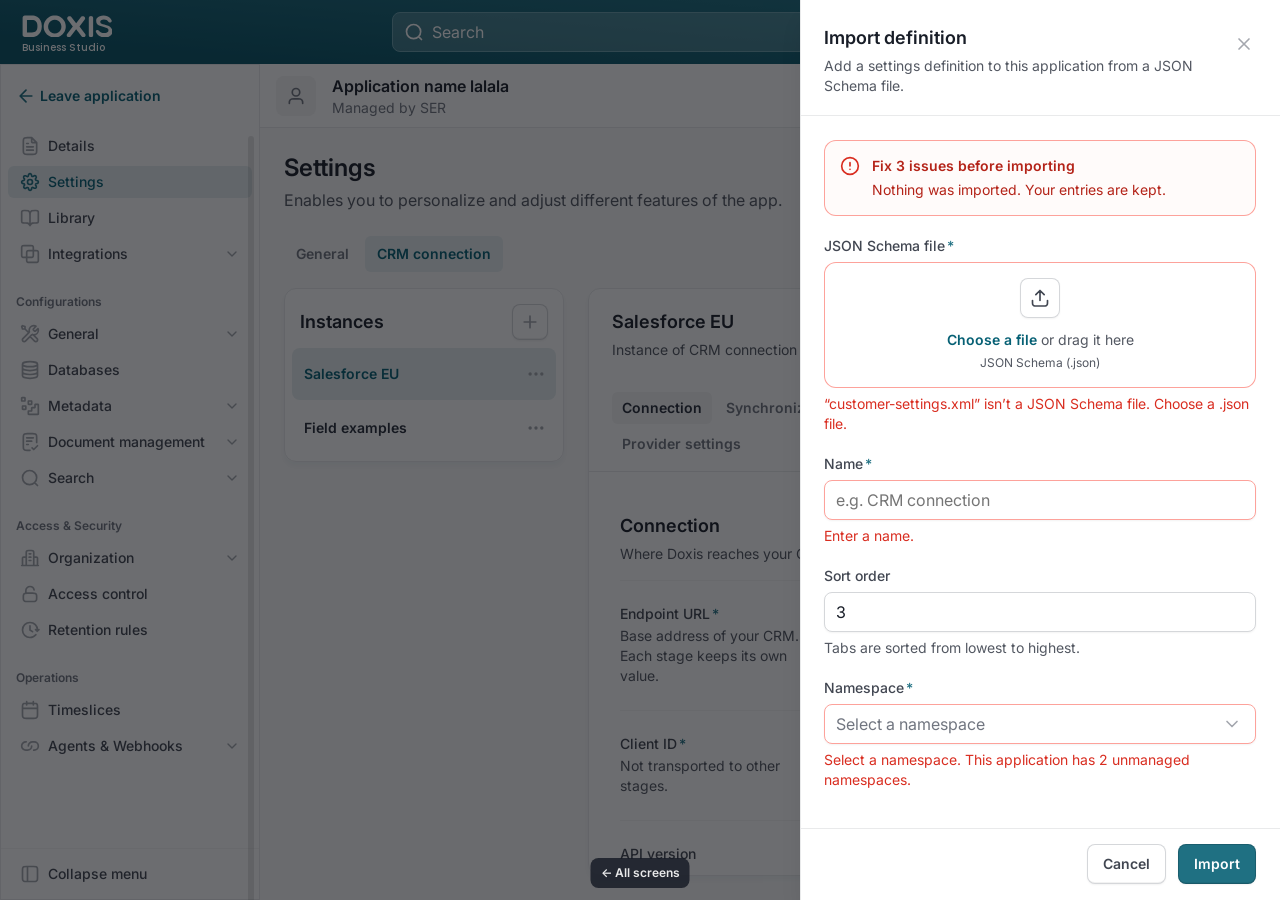
<file: import-definition-errors.html>
<!doctype html>
<html lang="en">
<head>
<meta charset="utf-8">
<meta name="viewport" content="width=device-width, initial-scale=1">
<title>Import definition – errors</title>
<link rel="preconnect" href="https://fonts.googleapis.com">
<link href="https://fonts.googleapis.com/css2?family=Inter:opsz,wght@14..32,400..700&amp;family=Poppins:wght@500&amp;display=swap" rel="stylesheet">
<style>
body{margin:0;background:#FAFAFA}
a{color:#066074}a:hover{color:#05495A}
.ic{display:block;flex:none}
.hb{width:40px;height:36px;display:flex;align-items:center;justify-content:center;border:0;border-radius:6px;background:transparent;color:#FFFFFF;cursor:pointer;padding:0}
.hb:hover{background:rgba(255,255,255,0.12)}
.srch::placeholder{color:#FFFFFF;opacity:1}
.ng{display:flex;flex-direction:column}
.ni{display:flex;align-items:center;gap:12px;height:32px;margin:2px 0;box-sizing:border-box;padding:0 12px;border-radius:6px;background:#FFFFFF;color:#414651;text-decoration:none;font-size:14px;line-height:20px;font-weight:500}
.ni .ti{flex:1;display:flex;align-items:center;gap:8px;min-width:0}
.ni .ti svg{color:#A4A7AE}
.ni .cv{color:#A4A7AE}
.ni:hover{background:#FAFAFA;color:#252B37}
.ni.cur,.ni.cur:hover{background:#E6EFF1;color:#066074}
.ni.cur .ti svg{color:#1F7082}
.nh{height:28px;box-sizing:border-box;padding:5px 8px;font-size:12px;line-height:18px;font-weight:600;color:#717680}
.tab-unused{height:36px;padding:0 12px;border:0;border-radius:6px;background:transparent;font:inherit;font-size:14px;line-height:20px;font-weight:600;color:#717680;cursor:pointer}
.tab:hover{background:#FAFAFA;color:#535862}
.tab.on,.tab.on:hover{background:#E6EFF1;color:#066074}
.fld{width:100%;box-sizing:border-box;border:1px solid #D5D7DA;border-radius:8px;background:#FFFFFF;font:inherit;font-size:16px;line-height:24px;color:#181D27;box-shadow:0 1px 2px rgba(10,13,18,0.05);margin:0}
.fld:focus{outline:none;border-color:#1F7082;box-shadow:0 0 0 4px rgba(31,112,130,0.18)}
.ql{display:flex;align-items:center;gap:16px;height:72px;box-sizing:border-box;padding:16px 8px 16px 16px;box-shadow:inset 0 -1px 0 #E9EAEB;text-decoration:none;color:inherit}
.ql:last-child{box-shadow:none;border-radius:8px}
.ql:hover{background:#FAFAFA}
@media (max-width: 860px){.nav{flex-basis:100% !important}.tri{display:none !important}}
.lbl{display:flex;gap:2px;font-size:14px;line-height:20px;font-weight:500;color:#414651}
.hint{margin:0;font-size:14px;line-height:20px;color:#535862}
.bdg{display:inline-flex;align-items:center;height:22px;box-sizing:border-box;padding:2px 8px;border-radius:9999px;font-size:12px;line-height:18px;font-weight:500;white-space:nowrap}
.fg{display:flex;flex-direction:column;gap:6px}
.tab{height:36px;padding:0 12px;border:0;border-radius:6px;background:transparent;font:inherit;font-size:14px;line-height:20px;font-weight:600;color:#717680;cursor:pointer}
.tab:hover{background:#FAFAFA;color:#535862}
.tab.on,.tab.on:hover{background:#E6EFF1;color:#066074}
.ins{display:flex;align-items:center;gap:8px;height:44px;box-sizing:border-box;padding:0 4px 0 12px;border-radius:6px;color:#414651;font-size:14px;line-height:20px;font-weight:500}
.ins:hover{background:#FAFAFA}
.ins.on,.ins.on:hover{background:#E6EFF1;color:#066074;font-weight:600}
.ins>button.nm{flex:1;min-width:0;height:100%;padding:0;border:0;background:transparent;font:inherit;color:inherit;text-align:left;cursor:pointer}
.ib2{width:32px;height:32px;display:flex;align-items:center;justify-content:center;padding:0;border:0;border-radius:6px;background:transparent;color:#A4A7AE;cursor:pointer}
.ib2:hover{background:#F5F5F5;color:#717680}
.sel{position:relative;display:flex;align-items:center}
.sel select{appearance:none;-webkit-appearance:none;cursor:pointer;padding-right:40px !important}
.sel svg{position:absolute;right:14px;color:#A4A7AE;pointer-events:none}
.chip{display:inline-flex;align-items:center;gap:3px;height:24px;box-sizing:border-box;padding:2px 4px 2px 9px;border-radius:6px;background:#FFFFFF;box-shadow:inset 0 0 0 1px #D5D7DA;font-size:14px;line-height:20px;font-weight:500;color:#414651}
.chip button{width:16px;height:16px;display:flex;align-items:center;justify-content:center;padding:0;border:0;border-radius:3px;background:transparent;color:#A4A7AE;cursor:pointer}
.tgl{position:relative;flex:none;width:36px;height:20px;padding:2px;box-sizing:border-box;border:0;border-radius:9999px;background:#1F7082;cursor:pointer}
.tgl span{display:block;width:16px;height:16px;margin-left:16px;border-radius:9999px;background:#FFFFFF;box-shadow:0 1px 3px rgba(10,13,18,0.1),0 1px 2px rgba(10,13,18,0.06)}
.lnk{padding:0;border:0;background:transparent;font:inherit;font-size:14px;line-height:20px;font-weight:600;color:#066074;cursor:pointer;display:inline-flex;align-items:center;gap:4px}
.ro{background:#FAFAFA !important;color:#717680 !important;box-shadow:none !important}
.sec{display:flex;flex-direction:column;gap:20px;padding:32px 0;box-shadow:inset 0 -1px 0 #E9EAEB}
.sec:last-child{box-shadow:none}
.sh{display:flex;flex-direction:column;gap:2px}
.sh h3{margin:0;font-size:16px;line-height:24px;font-weight:600;color:#181D27}
.sh p{margin:0;font-size:14px;line-height:20px;color:#535862}
.sbtn{height:36px;box-sizing:border-box;display:inline-flex;align-items:center;gap:4px;padding:0 12px;border:0;border-radius:8px;background:#FFFFFF;font:inherit;font-size:14px;line-height:20px;font-weight:600;color:#414651;text-decoration:none;white-space:nowrap;cursor:pointer;box-shadow:inset 0 0 0 1px #D5D7DA,0 1px 2px rgba(10,13,18,0.05),inset 0 -2px 0 rgba(10,13,18,0.05)}
.sbtn:hover{background:#FAFAFA;color:#252B37}
.scr::-webkit-scrollbar{width:14px}
.scr::-webkit-scrollbar-track{background:transparent;margin:8px 0}
.scr::-webkit-scrollbar-thumb{background:#D5D7DA;border-radius:9999px;border:4px solid #FFFFFF;min-height:48px}
.scr::-webkit-scrollbar-thumb:hover{background:#A4A7AE}
@supports (-moz-appearance:none){.scr{scrollbar-width:thin;scrollbar-color:#D5D7DA transparent}}
.ws-nav{position:sticky;top:0;z-index:2;display:flex;flex-wrap:wrap;align-items:center;gap:8px 16px;margin:0 1px;padding:12px 23px;background:#FFFFFF;box-shadow:inset 0 -1px 0 #E9EAEB}
.anc{display:flex;gap:4px;flex:1;min-width:240px;flex-wrap:wrap}
.anc a{height:32px;box-sizing:border-box;display:inline-flex;align-items:center;padding:0 10px;border-radius:6px;font-size:14px;line-height:20px;font-weight:600;color:#717680;text-decoration:none}
.anc a:hover{background:#FAFAFA;color:#535862}
.anc a.on{background:#F5F5F5;color:#252B37}
.srch2{position:relative;display:flex;align-items:center;width:240px}
.srch2 svg{position:absolute;left:12px;color:#A4A7AE;pointer-events:none}
.srch2 input{padding-left:39px !important}
.secv{margin:0 32px;padding:40px 0 16px;scroll-margin-top:72px}
.secv+.secv{box-shadow:inset 0 1px 0 #D5D7DA}
.secv>h3{margin:0;font-size:18px;line-height:28px;font-weight:600;color:#181D27}
.secv>p{margin:4px 0 0;font-size:14px;line-height:20px;color:#535862}
.rows{margin:16px 0 0;padding:0;display:flex;flex-direction:column}
.row{display:grid;grid-template-columns:minmax(0,1fr) minmax(0,2fr);gap:8px 48px;padding:24px 0;box-shadow:inset 0 1px 0 #F5F5F5}
.rl{display:flex;gap:2px;font-size:14px;line-height:20px;font-weight:500;color:#414651}
.rd{margin:2px 0 0;font-size:14px;line-height:20px;color:#535862}
.rc{display:flex;flex-direction:column;gap:8px;max-width:720px;min-width:0}
.chg{display:inline-flex;align-items:center;gap:6px;height:22px;padding:0 8px;border-radius:9999px;background:#E6EFF1;font-size:12px;line-height:18px;font-weight:500;color:#066074}
.dot{width:6px;height:6px;border-radius:9999px;background:#1F7082}
.row.err .fld{border-color:#FDA29B}
.et{margin:0;font-size:14px;line-height:20px;color:#D92D20}
.meta{margin:0;font-size:14px;line-height:20px;color:#535862;display:flex;gap:12px;align-items:center;flex-wrap:wrap}
.ro-v{display:flex;align-items:center;gap:8px;min-height:40px;font-size:16px;line-height:24px;color:#414651}
.ro-v svg{color:#A4A7AE}
.ins2{display:flex;align-items:center;gap:8px;min-height:52px;box-sizing:border-box;padding:6px 4px 6px 12px;border-radius:8px;color:#414651}
.ins2:hover{background:#FAFAFA}
.ins2.on,.ins2.on:hover{background:#E6EFF1}
.ins2 .nm2{flex:1;min-width:0;display:flex;flex-direction:column;padding:0;border:0;background:transparent;font:inherit;text-align:left;cursor:pointer;color:inherit}
.ins2 .t1{font-size:14px;line-height:20px;font-weight:600;color:#252B37}
.ins2.on .t1{color:#066074}
.ins2 .t2{font-size:12px;line-height:18px;color:#717680}
.savebar{position:sticky;bottom:16px;z-index:3;margin:0 24px;display:flex;flex-wrap:wrap;align-items:center;gap:12px 16px;padding:12px 12px 12px 20px;border-radius:12px;background:#FFFFFF;box-shadow:inset 0 0 0 1px #E9EAEB,0 12px 16px -4px rgba(10,13,18,0.08),0 4px 6px -2px rgba(10,13,18,0.03)}
.pbtn{height:40px;box-sizing:border-box;display:inline-flex;align-items:center;justify-content:center;gap:4px;padding:0 16px;border:0;border-radius:8px;background:#1F7082;font:inherit;font-size:14px;line-height:20px;font-weight:600;color:#FFFFFF;cursor:pointer;box-shadow:0 1px 2px rgba(10,13,18,0.05),inset 0 -2px 0 rgba(10,13,18,0.05),inset 0 0 0 1px rgba(10,13,18,0.18)}
.pbtn:hover{background:#155C6E}
.gbtn{height:40px;padding:0 14px;border:0;border-radius:8px;background:transparent;font:inherit;font-size:14px;line-height:20px;font-weight:600;color:#535862;cursor:pointer}
.gbtn:hover{background:#F5F5F5}
.undo{align-self:flex-start;display:inline-flex;align-items:center;gap:4px;padding:0;border:0;background:transparent;font:inherit;font-size:14px;line-height:20px;font-weight:600;color:#535862;cursor:pointer}
.undo:hover{color:#252B37}
@media (max-width: 860px){.row{grid-template-columns:minmax(0,1fr)}}
.mo{position:absolute;z-index:20;min-width:240px;box-sizing:border-box;padding:4px 0;border-radius:8px;background:#FFFFFF;box-shadow:inset 0 0 0 1px #E9EAEB,0 12px 16px -4px rgba(10,13,18,0.08),0 4px 6px -2px rgba(10,13,18,0.03)}
.moi{width:100%;display:flex;align-items:center;gap:12px;padding:10px 16px;border:0;background:transparent;font:inherit;font-size:14px;line-height:20px;font-weight:500;color:#414651;text-align:left;white-space:nowrap;cursor:pointer}
.moi:hover{background:#FAFAFA;color:#252B37}
.moi svg{color:#A4A7AE}
.dbtn{width:36px;height:36px;box-sizing:border-box;display:inline-flex;align-items:center;justify-content:center;padding:0;border:0;border-radius:8px;background:#FFFFFF;color:#B42318;cursor:pointer;box-shadow:inset 0 0 0 1px #FDA29B,0 1px 2px rgba(10,13,18,0.05),inset 0 -2px 0 rgba(10,13,18,0.05)}
.dbtn:hover{background:#FEF3F2;color:#912018}
.pbtn{height:40px;box-sizing:border-box;display:inline-flex;align-items:center;justify-content:center;gap:4px;padding:0 16px;border:0;border-radius:8px;background:#1F7082;font:inherit;font-size:14px;line-height:20px;font-weight:600;color:#FFFFFF;cursor:pointer;box-shadow:0 1px 2px rgba(10,13,18,0.05),inset 0 -2px 0 rgba(10,13,18,0.05),inset 0 0 0 1px rgba(10,13,18,0.18)}
.pbtn:hover{background:#155C6E}
.tgl.off{background:#F5F5F5}
.tgl.off span{margin-left:0}
.trow{display:flex;align-items:flex-start;gap:12px}
.trow .tl{font-size:14px;line-height:20px;font-weight:500;color:#414651}
</style>
<link rel="stylesheet" href="prototype.css">
<script src="prototype.js" defer></script>
</head>
<body data-screen="import-errors">
<a href="index.html" class="pt-home" style="position:fixed;left:50%;transform:translateX(-50%);bottom:12px;z-index:70;padding:6px 10px;border-radius:8px;background:#181D27;color:#fff;font:600 12px/18px Inter,system-ui,sans-serif;text-decoration:none;opacity:.85">← All screens</a>
<div style="height: 100vh; overflow: hidden; display: flex; flex-direction: column; background: #FAFAFA; font-family: Inter, system-ui, sans-serif; font-size: 14px; line-height: 20px; color: #181D27">

<header style="height: 64px; flex: none; display: grid; grid-template-columns: minmax(134px, 1fr) minmax(0, 496px) minmax(134px, 1fr); align-items: center; column-gap: 16px; padding: 0 22px; background: linear-gradient(5deg, #075365 15.8%, #1F7082 82.5%); color: #FFFFFF">
<a href="#" aria-label="Doxis Business Studio home" style="display: block; width: 104px; height: 34px; color: #FFFFFF; text-decoration: none">
<svg class="ic" width="90" height="22" viewBox="0 0 90 22" fill="currentColor" aria-hidden="true"><path transform="translate(0.605 0.532)" d="M14.473 1.301C12.988 0.439 11.24 0 9.282 0L2.176 0C1.551 0 1.024 0.221 0.615 0.657C0.208 1.088 0 1.634 0 2.275L0 19.158C0 19.823 0.208 20.374 0.617 20.794C1.027 21.217 1.564 21.433 2.211 21.433L9.317 21.433C11.299 21.433 13.05 20.995 14.523 20.132C15.997 19.268 17.155 18.059 17.964 16.538C18.77 15.021 19.18 13.247 19.18 11.262L19.18 10.151C19.18 8.17 18.766 6.403 17.951 4.896C17.135 3.384 15.965 2.17 14.473 1.301ZM14.806 10.123L14.806 11.247C14.806 13.069 14.329 14.487 13.389 15.462C12.45 16.432 11.093 16.924 9.355 16.924L4.374 16.924L4.374 4.507L9.355 4.507C11.093 4.507 12.45 4.999 13.389 5.97C14.329 6.94 14.806 8.346 14.806 10.123Z" fill-rule="nonzero"></path><path transform="translate(21.685 0.592)" d="M16.719 1.464C15.072 0.493 13.181 0 11.098 0C9.015 0 7.122 0.493 5.461 1.466C3.802 2.439 2.476 3.792 1.517 5.488C0.51 7.191 0 9.06 0 11.043C0 13.024 0.51 14.892 1.517 16.594C2.5 18.243 3.828 19.564 5.463 20.518C7.124 21.49 9.015 21.982 11.098 21.982C13.178 21.982 15.069 21.49 16.719 20.517C18.367 19.546 19.689 18.205 20.649 16.531C21.608 14.86 22.096 13.007 22.096 11.022C22.096 9.04 21.608 7.177 20.646 5.488C19.687 3.794 18.367 2.442 16.719 1.464ZM17.719 11.038C17.719 12.274 17.429 13.426 16.856 14.457C16.284 15.487 15.494 16.312 14.507 16.913C13.524 17.512 12.383 17.817 11.12 17.817C9.832 17.817 8.672 17.513 7.674 16.913C6.677 16.315 5.874 15.49 5.293 14.458C4.708 13.426 4.411 12.274 4.411 11.038C4.411 9.776 4.708 8.62 5.293 7.602C5.874 6.583 6.676 5.758 7.677 5.149C8.674 4.543 9.833 4.236 11.12 4.236C12.383 4.236 13.524 4.543 14.512 5.15C15.495 5.759 16.284 6.584 16.854 7.603C17.428 8.624 17.719 9.78 17.719 11.038Z" fill-rule="nonzero"></path><path transform="translate(66.795 0.977)" d="M2.159 0C1.548 0 1.021 0.212 0.593 0.629C0.2 1.022 0 1.525 0 2.124L0 19.284C0 19.889 0.2 20.398 0.598 20.799C1.016 21.218 1.546 21.432 2.159 21.432C2.802 21.432 3.341 21.216 3.756 20.791C4.141 20.396 4.338 19.889 4.338 19.284L4.338 2.124C4.338 1.523 4.139 1.022 3.743 0.624C3.33 0.21 2.795 0 2.159 0Z" fill-rule="nonzero"></path><path transform="translate(74.196 0.532)" d="M14.524 12.082C13.952 11.374 13.137 10.776 12.093 10.304C11.079 9.849 9.736 9.402 8.098 8.976C7.009 8.718 6.152 8.454 5.555 8.191C4.988 7.94 4.592 7.664 4.375 7.37C4.169 7.087 4.065 6.725 4.065 6.296C4.065 5.586 4.358 5.045 4.958 4.643C5.587 4.221 6.535 4.007 7.775 4.007C8.746 4.007 9.62 4.193 10.373 4.559C11.13 4.927 11.67 5.411 12.025 6.04C12.201 6.343 12.442 6.581 12.745 6.744C13.04 6.904 13.383 6.985 13.767 6.985C13.928 6.985 14.141 6.954 14.415 6.888C14.95 6.731 15.296 6.444 15.444 6.035C15.586 5.645 15.601 5.27 15.488 4.921C15.115 3.947 14.562 3.088 13.844 2.37C13.12 1.646 12.208 1.07 11.135 0.656C10.064 0.22 8.765 0 7.276 0C5.986 0 4.736 0.217 3.564 0.646C2.379 1.081 1.399 1.75 0.651 2.636C0.123 3.268 -0.012 4.048 -0.012 5.248C-0.012 6.448 0.18 7.329 0.581 8.004C0.975 8.668 1.582 9.233 2.385 9.684C3.156 10.118 4.124 10.493 5.264 10.799C6.38 11.112 7.425 11.405 8.399 11.679C9.376 11.953 10.162 12.249 10.737 12.558C11.273 12.849 11.666 13.193 11.906 13.583C12.137 13.959 12.255 14.387 12.255 14.857C12.255 15.336 12.089 15.791 11.762 16.207C11.43 16.629 10.94 16.963 10.306 17.199C9.646 17.443 8.865 17.567 7.985 17.567C6.838 17.567 5.8 17.369 4.898 16.976C4.008 16.589 3.344 16.075 2.927 15.448C2.674 15.07 2.36 14.789 1.993 14.613C1.618 14.434 1.228 14.391 0.83 14.488C0.278 14.613 -0.082 14.884 -0.237 15.293C-0.383 15.674 -0.39 16.053 -0.256 16.42C0.208 17.554 0.886 18.538 1.759 19.344C2.633 20.15 3.676 20.774 4.857 21.199C6.033 21.621 7.304 21.836 8.634 21.836C10.069 21.836 11.384 21.596 12.542 21.122C13.716 20.643 14.651 19.925 15.321 18.99C15.994 18.051 16.336 16.889 16.336 15.535C16.336 14.191 15.729 13.563 14.524 12.082Z" fill-rule="nonzero"></path><path transform="translate(44.485 0.902)" d="M18.709 18.104L13.008 10.613L18.247 3.629C18.542 3.251 18.668 2.808 18.626 2.31C18.587 1.837 18.408 1.403 18.104 1.026C17.807 0.648 17.402 0.401 16.903 0.288C16.406 0.183 15.903 0.231 15.406 0.441C14.876 0.664 14.427 1.045 14.073 1.571L9.687 7.453L5.235 1.565C4.882 1.041 4.433 0.662 3.906 0.442C3.418 0.233 2.931 0.183 2.439 0.288C1.939 0.402 1.536 0.649 1.234 1.026C0.935 1.402 0.757 1.836 0.713 2.317C0.672 2.808 0.798 3.25 1.093 3.628L6.334 10.613L0.633 18.104C0.336 18.479 0.199 18.926 0.221 19.432C0.247 19.928 0.42 20.36 0.738 20.718C1.06 21.077 1.464 21.307 1.944 21.399C2.083 21.426 2.222 21.44 2.359 21.44C2.738 21.44 3.103 21.338 3.447 21.135C3.896 20.874 4.315 20.474 4.69 19.948L9.671 13.427L14.651 19.948C15.027 20.474 15.445 20.874 15.893 21.135C16.237 21.338 16.602 21.44 16.982 21.44C17.119 21.44 17.258 21.427 17.395 21.399C17.875 21.307 18.282 21.077 18.602 20.718C18.92 20.36 19.093 19.928 19.12 19.432C19.143 18.928 19.005 18.479 18.709 18.104Z" fill-rule="nonzero"></path></svg>
<span style="display: block; height: 7px; margin-top: 5.04px; font-family: Poppins, sans-serif; font-size: 10px; line-height: 12px; font-weight: 500; white-space: nowrap">Business Studio</span>
</a>
<label style="height: 40px; box-sizing: border-box; display: flex; align-items: center; gap: 8px; padding: 0 11px; border: 1px solid #6AA0AC; border-radius: 8px; background: rgba(255,255,255,0.2); cursor: text">
<svg class="ic" width="20" height="20" viewBox="0 0 24 24" fill="none" stroke="currentColor" stroke-width="2" stroke-linecap="round" stroke-linejoin="round" aria-hidden="true"><path transform="translate(3 3)" d="M18 18L14.5 14.5M17 8.5C17 13.19 13.19 17 8.5 17C3.81 17 0 13.19 0 8.5C0 3.81 3.81 0 8.5 0C13.19 0 17 3.81 17 8.5Z"></path></svg>
<input class="srch" type="search" placeholder="Search" aria-label="Search" style="flex: 1; min-width: 0; height: 24px; padding: 0; border: 0; outline: none; background: transparent; color: #FFFFFF; font: inherit; font-size: 16px; line-height: 24px">
</label>
<div style="display: flex; justify-content: flex-end; align-items: center; gap: 12px">
<div style="display: flex; gap: 2px">
<button class="hb" aria-label="Notifications"><svg class="ic" width="20" height="20" viewBox="0 0 24 24" fill="none" stroke="currentColor" stroke-width="2" stroke-linecap="round" stroke-linejoin="round" aria-hidden="true"><path transform="translate(3.26 2)" d="M11.38 19C10.68 19.62 9.75 20 8.74 20C7.72 20 6.8 19.62 6.09 19M14.74 6C14.74 4.41 14.11 2.88 12.98 1.76C11.86 0.63 10.33 0 8.74 0C7.15 0 5.62 0.63 4.5 1.76C3.37 2.88 2.74 4.41 2.74 6C2.74 9.09 1.96 11.21 1.09 12.61C0.35 13.79 -0.01 14.38 0 14.54C0.02 14.72 0.05 14.79 0.2 14.9C0.33 15 0.93 15 2.13 15L15.35 15C16.55 15 17.14 15 17.28 14.9C17.42 14.79 17.46 14.72 17.48 14.54C17.49 14.38 17.12 13.79 16.39 12.61C15.52 11.21 14.74 9.09 14.74 6Z"></path></svg></button>
<button class="hb" aria-label="Help"><svg class="ic" width="20" height="20" viewBox="0 0 24 24" fill="none" stroke="currentColor" stroke-width="2" stroke-linecap="round" stroke-linejoin="round" aria-hidden="true"><path transform="translate(2 2)" d="M7.09 7C7.33 6.33 7.79 5.77 8.4 5.41C9.01 5.05 9.73 4.92 10.43 5.04C11.13 5.16 11.76 5.52 12.22 6.06C12.67 6.61 12.92 7.29 12.92 8C12.92 10 9.92 11 9.92 11M10 15L10.01 15M20 10C20 15.52 15.52 20 10 20C4.48 20 0 15.52 0 10C0 4.48 4.48 0 10 0C15.52 0 20 4.48 20 10Z"></path></svg></button>
</div>
<button aria-label="Account menu" style="width: 40px; height: 40px; padding: 0; border: 0; border-radius: 9999px; background: transparent; cursor: pointer"><img src="avatar.jpg" alt="" style="display: block; width: 40px; height: 40px; border-radius: 9999px; object-fit: cover; outline: 1px solid rgba(0,0,0,0.08); outline-offset: -1px"></button>
</div>
</header>

<div style="flex: 1; min-height: 0; display: flex; align-items: stretch">

<nav class="nav" aria-label="Application" style="flex: 0 0 260px; min-height: 0; overflow-y: auto; box-sizing: border-box; position: relative; display: flex; flex-direction: column; background: #FFFFFF; outline: 1px solid #E9EAEB; outline-offset: -1px">
<div style="height: 64px; box-sizing: border-box; padding: 22px 16px">
<a href="#" style="display: inline-flex; align-items: center; gap: 4px; font-size: 14px; line-height: 20px; font-weight: 600; color: #066074; text-decoration: none"><svg class="ic" style="color: #1F7082" width="20" height="20" viewBox="0 0 24 24" fill="none" stroke="currentColor" stroke-width="2" stroke-linecap="round" stroke-linejoin="round" aria-hidden="true"><path transform="translate(5 5)" d="M14 7L0 7L7 14M0 7L7 0"></path></svg>Leave application</a>
</div>

<div class="ng" style="padding: 0 8px 8px">
<a class="ni" href="#"><span class="ti"><svg class="ic" width="20" height="20" viewBox="0 0 24 24" fill="none" stroke="currentColor" stroke-width="2" stroke-linecap="round" stroke-linejoin="round" aria-hidden="true"><path transform="translate(4 2)" d="M10 0.27L10 4.4C10 4.96 10 5.24 10.11 5.45C10.2 5.64 10.36 5.8 10.55 5.89C10.76 6 11.04 6 11.6 6L15.73 6M12 11L4 11M12 15L4 15M6 7L4 7M11.2 20L4.8 20C3.12 20 2.28 20 1.64 19.67C1.07 19.39 0.61 18.93 0.33 18.36C0 17.72 0 16.88 0 15.2L0 4.8C0 3.12 0 2.28 0.33 1.64C0.61 1.07 1.07 0.61 1.64 0.33C2.28 0 3.12 0 4.8 0L10 0L16 6L16 15.2C16 16.88 16 17.72 15.67 18.36C15.39 18.93 14.93 19.39 14.36 19.67C13.72 20 12.88 20 11.2 20Z"></path></svg>Details</span></a>
<a class="ni cur" href="settings.html" aria-current="page"><span class="ti"><svg class="ic" width="20" height="20" viewBox="0 0 24 24" fill="none" stroke="currentColor" stroke-width="2" stroke-linecap="round" stroke-linejoin="round" aria-hidden="true"><path transform="translate(2 2)" d="M13 10C13 11.66 11.66 13 10 13C8.34 13 7 11.66 7 10C7 8.34 8.34 7 10 7C11.66 7 13 8.34 13 10ZM16.73 12.73C16.61 13 16.57 13.31 16.62 13.6C16.68 13.9 16.82 14.17 17.03 14.38L17.08 14.44C17.25 14.61 17.38 14.81 17.48 15.03C17.57 15.25 17.62 15.48 17.62 15.72C17.62 15.96 17.57 16.2 17.48 16.42C17.38 16.64 17.25 16.84 17.08 17.01C16.91 17.18 16.71 17.31 16.49 17.4C16.27 17.5 16.03 17.54 15.8 17.54C15.56 17.54 15.32 17.5 15.1 17.4C14.88 17.31 14.68 17.18 14.51 17.01L14.45 16.95C14.24 16.74 13.97 16.6 13.67 16.55C13.38 16.5 13.07 16.53 12.8 16.65C12.53 16.77 12.3 16.96 12.14 17.21C11.98 17.45 11.89 17.73 11.89 18.03L11.89 18.18C11.89 18.66 11.7 19.13 11.36 19.47C11.02 19.81 10.55 20 10.07 20C9.59 20 9.13 19.81 8.79 19.47C8.45 19.13 8.25 18.66 8.25 18.18L8.25 18.1C8.25 17.8 8.15 17.51 7.98 17.26C7.8 17.02 7.56 16.83 7.27 16.73C7 16.61 6.69 16.57 6.4 16.62C6.1 16.68 5.83 16.82 5.62 17.03L5.56 17.08C5.39 17.25 5.19 17.38 4.97 17.48C4.75 17.57 4.52 17.62 4.28 17.62C4.04 17.62 3.8 17.57 3.58 17.48C3.36 17.38 3.16 17.25 2.99 17.08C2.82 16.91 2.69 16.71 2.6 16.49C2.5 16.27 2.46 16.03 2.46 15.8C2.46 15.56 2.5 15.32 2.6 15.1C2.69 14.88 2.82 14.68 2.99 14.51L3.05 14.45C3.26 14.24 3.4 13.97 3.45 13.67C3.5 13.38 3.47 13.07 3.35 12.8C3.23 12.53 3.04 12.3 2.79 12.14C2.55 11.98 2.27 11.89 1.97 11.89L1.82 11.89C1.34 11.89 0.87 11.7 0.53 11.36C0.19 11.02 0 10.55 0 10.07C0 9.59 0.19 9.13 0.53 8.79C0.87 8.45 1.34 8.25 1.82 8.25L1.9 8.25C2.2 8.25 2.49 8.15 2.74 7.98C2.98 7.8 3.17 7.56 3.27 7.27C3.39 7 3.43 6.69 3.38 6.4C3.32 6.1 3.18 5.83 2.97 5.62L2.92 5.56C2.75 5.39 2.62 5.19 2.52 4.97C2.43 4.75 2.38 4.52 2.38 4.28C2.38 4.04 2.43 3.8 2.52 3.58C2.62 3.36 2.75 3.16 2.92 2.99C3.09 2.82 3.29 2.69 3.51 2.6C3.73 2.5 3.97 2.46 4.2 2.46C4.44 2.46 4.68 2.5 4.9 2.6C5.12 2.69 5.32 2.82 5.49 2.99L5.55 3.05C5.76 3.26 6.03 3.4 6.33 3.45C6.62 3.5 6.93 3.47 7.2 3.35L7.27 3.35C7.54 3.23 7.77 3.04 7.93 2.79C8.09 2.55 8.18 2.27 8.18 1.97L8.18 1.82C8.18 1.34 8.37 0.87 8.71 0.53C9.06 0.19 9.52 0 10 0C10.48 0 10.94 0.19 11.29 0.53C11.63 0.87 11.82 1.34 11.82 1.82L11.82 1.9C11.82 2.19 11.91 2.48 12.07 2.72C12.23 2.97 12.46 3.16 12.73 3.27C13 3.39 13.31 3.43 13.6 3.38C13.9 3.32 14.17 3.18 14.38 2.97L14.44 2.92C14.61 2.75 14.81 2.62 15.03 2.52C15.25 2.43 15.48 2.38 15.72 2.38C15.96 2.38 16.2 2.43 16.42 2.52C16.64 2.62 16.84 2.75 17.01 2.92C17.18 3.09 17.31 3.29 17.4 3.51C17.5 3.73 17.54 3.97 17.54 4.2C17.54 4.44 17.5 4.68 17.4 4.9C17.31 5.12 17.18 5.32 17.01 5.49L16.95 5.55C16.74 5.76 16.6 6.03 16.55 6.33C16.5 6.62 16.53 6.93 16.65 7.2L16.65 7.27C16.77 7.54 16.96 7.77 17.21 7.93C17.45 8.09 17.73 8.18 18.03 8.18L18.18 8.18C18.66 8.18 19.13 8.37 19.47 8.71C19.81 9.06 20 9.52 20 10C20 10.48 19.81 10.94 19.47 11.29C19.13 11.63 18.66 11.82 18.18 11.82L18.1 11.82C17.81 11.82 17.52 11.91 17.28 12.07C17.03 12.23 16.84 12.46 16.73 12.73Z"></path></svg>Settings</span></a>
<a class="ni" href="#"><span class="ti"><svg class="ic" width="20" height="20" viewBox="0 0 24 24" fill="none" stroke="currentColor" stroke-width="2" stroke-linecap="round" stroke-linejoin="round" aria-hidden="true"><path transform="translate(2 3)" d="M10 18L9.9 17.85C9.21 16.81 8.86 16.29 8.4 15.91C7.99 15.58 7.52 15.33 7.02 15.17C6.45 15 5.83 15 4.57 15L3.2 15C2.08 15 1.52 15 1.09 14.78C0.72 14.59 0.41 14.28 0.22 13.91C0 13.48 0 12.92 0 11.8L0 3.2C0 2.08 0 1.52 0.22 1.09C0.41 0.72 0.72 0.41 1.09 0.22C1.52 0 2.08 0 3.2 0L3.6 0C5.84 0 6.96 0 7.82 0.44C8.57 0.82 9.18 1.43 9.56 2.18C10 3.04 10 4.16 10 6.4L10 18L10.1 17.85C10.79 16.81 11.14 16.29 11.6 15.91C12.01 15.58 12.48 15.33 12.98 15.17C13.55 15 14.17 15 15.43 15L16.8 15C17.92 15 18.48 15 18.91 14.78C19.28 14.59 19.59 14.28 19.78 13.91C20 13.48 20 12.92 20 11.8L20 3.2C20 2.08 20 1.52 19.78 1.09C19.59 0.72 19.28 0.41 18.91 0.22C18.48 0 17.92 0 16.8 0L16.4 0C14.16 0 13.04 0 12.18 0.44C11.43 0.82 10.82 1.43 10.44 2.18C10 3.04 10 4.16 10 6.4"></path></svg>Library</span></a>
<a class="ni" href="#"><span class="ti"><svg class="ic" width="20" height="20" viewBox="0 0 24 24" fill="none" stroke="currentColor" stroke-width="2" stroke-linecap="round" stroke-linejoin="round" aria-hidden="true"><path transform="translate(2 2)" d="M3.2 0L10.8 0C11.92 0 12.48 0 12.91 0.22C13.28 0.41 13.59 0.72 13.78 1.09C14 1.52 14 2.08 14 3.2L14 10.8C14 11.92 14 12.48 13.78 12.91C13.59 13.28 13.28 13.59 12.91 13.78C12.48 14 11.92 14 10.8 14L3.2 14C2.08 14 1.52 14 1.09 13.78C0.72 13.59 0.41 13.28 0.22 12.91C0 12.48 0 11.92 0 10.8L0 3.2C0 2.08 0 1.52 0.22 1.09C0.41 0.72 0.72 0.41 1.09 0.22C1.52 0 2.08 0 3.2 0ZM9.2 6L16.8 6C17.92 6 18.48 6 18.91 6.22C19.28 6.41 19.59 6.72 19.78 7.09C20 7.52 20 8.08 20 9.2L20 16.8C20 17.92 20 18.48 19.78 18.91C19.59 19.28 19.28 19.59 18.91 19.78C18.48 20 17.92 20 16.8 20L9.2 20C8.08 20 7.52 20 7.09 19.78C6.72 19.59 6.41 19.28 6.22 18.91C6 18.48 6 17.92 6 16.8L6 9.2C6 8.08 6 7.52 6.22 7.09C6.41 6.72 6.72 6.41 7.09 6.22C7.52 6 8.08 6 9.2 6Z"></path></svg>Integrations</span><svg class="ic cv" width="16" height="16" viewBox="0 0 24 24" fill="none" stroke="currentColor" stroke-width="2" stroke-linecap="round" stroke-linejoin="round" aria-hidden="true"><path transform="translate(6 9)" d="M0 0L6 6L12 0"></path></svg></a>
</div>

<div style="padding: 8px; display: flex; flex-direction: column; gap: 16px">
<div class="ng">
<div class="nh">Configurations</div>
<a class="ni" href="#"><span class="ti"><svg class="ic" width="20" height="20" viewBox="0 0 24 24" fill="none" stroke="currentColor" stroke-width="2" stroke-linecap="round" stroke-linejoin="round" aria-hidden="true"><path transform="translate(2 2)" d="M4 4L8.5 8.5M4 4L1 4L0 1L1 0L4 1L4 4ZM14.63 3.37L17.26 0.74C16.45 0.27 15.51 0 14.5 0C11.46 0 9 2.46 9 5.5C9 5.87 9.04 6.22 9.1 6.57C9.2 7.06 9.25 7.3 9.23 7.45C9.22 7.6 9.19 7.68 9.12 7.82C9.05 7.95 8.92 8.08 8.66 8.34L1.5 15.5C0.67 16.33 0.67 17.67 1.5 18.5C2.33 19.33 3.67 19.33 4.5 18.5L11.66 11.34C11.92 11.08 12.05 10.95 12.18 10.88C12.32 10.81 12.4 10.78 12.55 10.77C12.7 10.75 12.94 10.8 13.43 10.9C13.78 10.96 14.13 11 14.5 11C17.54 11 20 8.54 20 5.5C20 4.76 19.85 4.05 19.59 3.41L17.13 5.87C16.74 6.26 16.54 6.46 16.31 6.54C16.11 6.6 15.89 6.6 15.69 6.54C15.46 6.46 15.26 6.26 14.87 5.87L14.63 5.63C14.24 5.24 14.04 5.04 13.96 4.81C13.9 4.61 13.9 4.39 13.96 4.19C14.04 3.96 14.24 3.76 14.63 3.37ZM15.5 18.5L10 13L11.94 11.06C12.22 10.78 12.65 10.7 13.04 10.8C13.34 10.89 13.66 10.94 13.98 10.98L18.5 15.5C19.33 16.33 19.33 17.67 18.5 18.5C17.67 19.33 16.33 19.33 15.5 18.5Z"></path></svg>General</span><svg class="ic cv" width="16" height="16" viewBox="0 0 24 24" fill="none" stroke="currentColor" stroke-width="2" stroke-linecap="round" stroke-linejoin="round" aria-hidden="true"><path transform="translate(6 9)" d="M0 0L6 6L12 0"></path></svg></a>
<a class="ni" href="#"><span class="ti"><svg class="ic" width="20" height="20" viewBox="0 0 24 24" fill="none" stroke="currentColor" stroke-width="2" stroke-linecap="round" stroke-linejoin="round" aria-hidden="true"><path transform="translate(3 2)" d="M18 3C18 4.66 13.97 6 9 6C4.03 6 0 4.66 0 3C0 1.34 4.03 0 9 0C13.970 0 18 1.34 18 3L18 17C18 18.66 14 20 9 20C4 20 0 18.66 0 17L0 3M18 7.72C18 9.38 14 10.72 9 10.72C4 10.72 0 9.38 0 7.72M18 12.44C18 14.1 14 15.44 9 15.44C4 15.44 0 14.1 0 12.44"></path></svg>Databases</span></a>
<a class="ni" href="#"><span class="ti"><svg class="ic" width="20" height="20" viewBox="0 0 24 24" fill="none" stroke="currentColor" stroke-width="2" stroke-linecap="round" stroke-linejoin="round" aria-hidden="true"><path transform="translate(2 2)" d="M20 8.8L20 19.2C20 19.48 20 19.62 19.95 19.73C19.9 19.82 19.82 19.9 19.73 19.95C19.62 20 19.48 20 19.2 20L8.8 20C8.52 20 8.38 20 8.27 19.95C8.18 19.9 8.1 19.82 8.05 19.73C8 19.62 8 19.48 8 19.2L8 16.8C8 16.52 8 16.38 8.05 16.27C8.1 16.18 8.18 16.1 8.27 16.05C8.38 16 8.52 16 8.8 16L11.2 16C11.48 16 11.62 16 11.73 15.95C11.82 15.9 11.9 15.82 11.95 15.73C12 15.62 12 15.48 12 15.2L12 12.8C12 12.52 12 12.38 12.05 12.27C12.1 12.18 12.18 12.1 12.27 12.05C12.38 12 12.52 12 12.8 12L15.2 12C15.48 12 15.62 12 15.73 11.95C15.82 11.9 15.9 11.82 15.95 11.73C16 11.62 16 11.48 16 11.2L16 8.8C16 8.52 16 8.38 16.05 8.27C16.1 8.18 16.18 8.1 16.27 8.05C16.38 8 16.52 8 16.8 8L19.2 8C19.48 8 19.62 8 19.73 8.05C19.82 8.1 19.9 8.18 19.95 8.27C20 8.38 20 8.52 20 8.8ZM8.8 4L11.2 4C11.48 4 11.62 4 11.73 4.05C11.82 4.1 11.9 4.18 11.95 4.27C12 4.38 12 4.52 12 4.8L12 7.2C12 7.48 12 7.62 11.95 7.73C11.9 7.82 11.82 7.9 11.73 7.95C11.62 8 11.48 8 11.2 8L8.8 8C8.52 8 8.38 8 8.27 7.95C8.18 7.9 8.1 7.82 8.05 7.73C8 7.62 8 7.48 8 7.2L8 4.8C8 4.52 8 4.38 8.05 4.27C8.1 4.18 8.18 4.1 8.27 4.05C8.38 4 8.52 4 8.8 4ZM1.8 10L4.2 10C4.48 10 4.62 10 4.73 10.05C4.82 10.1 4.9 10.18 4.95 10.27C5 10.38 5 10.52 5 10.8L5 13.2C5 13.48 5 13.62 4.95 13.73C4.9 13.82 4.82 13.9 4.73 13.95C4.62 14 4.48 14 4.2 14L1.8 14C1.52 14 1.38 14 1.27 13.95C1.18 13.9 1.1 13.82 1.05 13.73C1 13.62 1 13.48 1 13.2L1 10.8C1 10.52 1 10.38 1.05 10.27C1.1 10.18 1.18 10.1 1.27 10.05C1.38 10 1.52 10 1.8 10ZM0.8 0L3.2 0C3.48 0 3.62 0 3.73 0.05C3.82 0.1 3.9 0.18 3.95 0.27C4 0.38 4 0.52 4 0.8L4 3.2C4 3.48 4 3.62 3.95 3.73C3.9 3.82 3.82 3.9 3.73 3.95C3.62 4 3.48 4 3.2 4L0.8 4C0.52 4 0.38 4 0.27 3.95C0.18 3.9 0.1 3.82 0.05 3.73C0 3.62 0 3.48 0 3.2L0 0.8C0 0.52 0 0.38 0.05 0.27C0.1 0.18 0.18 0.1 0.27 0.05C0.38 0 0.52 0 0.8 0Z"></path></svg>Metadata</span><svg class="ic cv" width="16" height="16" viewBox="0 0 24 24" fill="none" stroke="currentColor" stroke-width="2" stroke-linecap="round" stroke-linejoin="round" aria-hidden="true"><path transform="translate(6 9)" d="M0 0L6 6L12 0"></path></svg></a>
<a class="ni" href="#"><span class="ti"><svg class="ic" width="20" height="20" viewBox="0 0 24 24" fill="none" stroke="currentColor" stroke-width="2" stroke-linecap="round" stroke-linejoin="round" aria-hidden="true"><path transform="translate(4 2)" d="M8 20L4.8 20C3.12 20 2.28 20 1.64 19.67C1.07 19.39 0.61 18.93 0.33 18.36C0 17.72 0 16.88 0 15.2L0 4.8C0 3.12 0 2.28 0.33 1.64C0.61 1.07 1.07 0.61 1.64 0.33C2.28 0 3.12 0 4.8 0L11.2 0C12.88 0 13.72 0 14.36 0.33C14.93 0.61 15.39 1.07 15.67 1.64C16 2.28 16 3.12 16 4.8L16 10.5M10 9L4 9M6 13L4 13M12 5L4 5M10.5 17L12.5 19L17 14.5"></path></svg>Document management</span><svg class="ic cv" width="16" height="16" viewBox="0 0 24 24" fill="none" stroke="currentColor" stroke-width="2" stroke-linecap="round" stroke-linejoin="round" aria-hidden="true"><path transform="translate(6 9)" d="M0 0L6 6L12 0"></path></svg></a>
<a class="ni" href="#"><span class="ti"><svg class="ic" width="20" height="20" viewBox="0 0 24 24" fill="none" stroke="currentColor" stroke-width="2" stroke-linecap="round" stroke-linejoin="round" aria-hidden="true"><path transform="translate(3 3)" d="M18 18L14.5 14.5M17 8.5C17 13.19 13.19 17 8.5 17C3.81 17 0 13.19 0 8.5C0 3.81 3.81 0 8.5 0C13.19 0 17 3.81 17 8.5Z"></path></svg>Search</span><svg class="ic cv" width="16" height="16" viewBox="0 0 24 24" fill="none" stroke="currentColor" stroke-width="2" stroke-linecap="round" stroke-linejoin="round" aria-hidden="true"><path transform="translate(6 9)" d="M0 0L6 6L12 0"></path></svg></a>
</div>
<div class="ng">
<div class="nh">Access &amp; Security</div>
<a class="ni" href="#"><span class="ti"><svg class="ic" width="20" height="20" viewBox="0 0 24 24" fill="none" stroke="currentColor" stroke-width="2" stroke-linecap="round" stroke-linejoin="round" aria-hidden="true"><path transform="translate(2 3)" d="M1 18L1 9.6C1 9.04 1 8.76 1.11 8.55C1.2 8.36 1.36 8.2 1.55 8.11C1.76 8 2.04 8 2.6 8L5.5 8M14.5 8L17.4 8C17.96 8 18.24 8 18.45 8.11C18.64 8.2 18.8 8.36 18.89 8.55C19 8.76 19 9.04 19 9.6L19 18M5.5 18L5.5 3.2C5.5 2.08 5.5 1.52 5.72 1.09C5.91 0.72 6.22 0.41 6.59 0.22C7.02 0 7.58 0 8.7 0L11.3 0C12.42 0 12.98 0 13.41 0.22C13.78 0.41 14.09 0.72 14.28 1.09C14.5 1.52 14.5 2.08 14.5 3.2L14.5 18M20 18L0 18M9 4L11 4M9 8L11 8M9 12L11 12"></path></svg>Organization</span><svg class="ic cv" width="16" height="16" viewBox="0 0 24 24" fill="none" stroke="currentColor" stroke-width="2" stroke-linecap="round" stroke-linejoin="round" aria-hidden="true"><path transform="translate(6 9)" d="M0 0L6 6L12 0"></path></svg></a>
<a class="ni" href="#"><span class="ti"><svg class="ic" width="20" height="20" viewBox="0 0 24 24" fill="none" stroke="currentColor" stroke-width="2" stroke-linecap="round" stroke-linejoin="round" aria-hidden="true"><path transform="translate(4 3)" d="M3 8L3 5C3 2.24 5.24 0 8 0C10.42 0 12.44 1.72 12.9 4M4.8 8L11.2 8C12.88 8 13.72 8 14.36 8.33C14.93 8.61 15.39 9.07 15.67 9.64C16 10.28 16 11.12 16 12.8L16 13.2C16 14.88 16 15.72 15.67 16.36C15.39 16.93 14.93 17.39 14.36 17.67C13.72 18 12.88 18 11.2 18L4.8 18C3.12 18 2.28 18 1.64 17.67C1.07 17.39 0.61 16.93 0.33 16.36C0 15.72 0 14.88 0 13.2L0 12.8C0 11.12 0 10.28 0.33 9.64C0.61 9.07 1.07 8.61 1.64 8.33C2.28 8 3.12 8 4.8 8Z"></path></svg>Access control</span></a>
<a class="ni" href="#"><span class="ti"><svg class="ic" width="20" height="20" viewBox="0 0 24 24" fill="none" stroke="currentColor" stroke-width="2" stroke-linecap="round" stroke-linejoin="round" aria-hidden="true"><path transform="translate(3 3)" d="M19.7 8.5L17.7 10.5L15.7 8.5M16 14.66C14.35 16.7 11.83 18 9 18C4.03 18 0 13.97 0 9C0 4.03 4.03 0 9 0C13.97 0 18 4.03 18 9C18 9.34 17.98 9.67 17.95 10M9 4L9 9L12 11"></path></svg>Retention rules</span></a>
</div>
<div class="ng">
<div class="nh">Operations</div>
<a class="ni" href="#"><span class="ti"><svg class="ic" width="20" height="20" viewBox="0 0 24 24" fill="none" stroke="currentColor" stroke-width="2" stroke-linecap="round" stroke-linejoin="round" aria-hidden="true"><path transform="translate(3 2)" d="M18 8L0 8M13 0L13 4M5 0L5 4M4.8 2L13.2 2C14.88 2 15.72 2 16.36 2.33C16.93 2.61 17.39 3.07 17.67 3.64C18 4.28 18 5.12 18 6.8L18 15.2C18 16.88 18 17.72 17.67 18.36C17.39 18.93 16.93 19.39 16.36 19.67C15.72 20 14.88 20 13.2 20L4.8 20C3.12 20 2.28 20 1.64 19.67C1.07 19.39 0.61 18.93 0.33 18.36C0 17.72 0 16.88 0 15.2L0 6.8C0 5.12 0 4.28 0.33 3.64C0.61 3.07 1.07 2.61 1.64 2.33C2.28 2 3.12 2 4.8 2Z"></path></svg>Timeslices</span></a>
<a class="ni" href="#"><span class="ti"><svg class="ic" width="20" height="20" viewBox="0 0 24 24" fill="none" stroke="currentColor" stroke-width="2" stroke-linecap="round" stroke-linejoin="round" aria-hidden="true"><path transform="translate(2 7)" d="M7 10L5 10C2.24 10 0 7.76 0 5C0 2.24 2.24 0 5 0L5.5 0M12 5C12 7.76 9.76 10 7 10M13 0L15 0C17.76 0 20 2.24 20 5C20 7.76 17.76 10 15 10L14.5 10M8 5C8 2.24 10.24 0 13 0"></path></svg>Agents &amp; Webhooks</span><svg class="ic cv" width="16" height="16" viewBox="0 0 24 24" fill="none" stroke="currentColor" stroke-width="2" stroke-linecap="round" stroke-linejoin="round" aria-hidden="true"><path transform="translate(6 9)" d="M0 0L6 6L12 0"></path></svg></a>
</div>
</div>

<div style="flex: 1"></div>
<div aria-hidden="true" class="tri" style="position: absolute; left: 248px; top: 72px; width: 6px; height: 770px; border-radius: 9999px; background: rgba(0,0,0,0.1)"></div>
<div class="ng" style="height: 52px; box-sizing: border-box; padding: 8px; box-shadow: inset 0 1px 0 #F5F5F5">
<button class="ni" style="width: 100%; border: 0; font: inherit; font-size: 14px; line-height: 20px; font-weight: 500; text-align: left; cursor: pointer"><span class="ti"><svg class="ic" width="20" height="20" viewBox="0 0 24 24" fill="none" stroke="currentColor" stroke-width="2" stroke-linecap="round" stroke-linejoin="round" aria-hidden="true"><path transform="translate(3 3)" d="M6 0L6 18M4.8 0L13.2 0C14.88 0 15.72 0 16.36 0.33C16.93 0.61 17.39 1.07 17.67 1.64C18 2.28 18 3.12 18 4.8L18 13.2C18 14.88 18 15.72 17.67 16.36C17.39 16.93 16.93 17.39 16.36 17.67C15.72 18 14.88 18 13.2 18L4.8 18C3.12 18 2.28 18 1.64 17.67C1.07 17.39 0.61 16.93 0.33 16.36C0 15.72 0 14.88 0 13.2L0 4.8C0 3.12 0 2.28 0.33 1.64C0.61 1.07 1.07 0.61 1.64 0.33C2.28 0 3.12 0 4.8 0Z"></path></svg>Collapse menu</span></button>
</div>
</nav>

<main style="flex: 1 1 560px; min-width: 0; min-height: 0; overflow: hidden; display: flex; flex-direction: column">
<div style="min-height: 64px; box-sizing: border-box; display: flex; flex-wrap: wrap; align-items: center; gap: 16px; padding: 8px 16px; background: #FFFFFF; box-shadow: inset 0 -1px 0 #E9EAEB">
<div style="flex: 1; min-width: 220px; display: flex; align-items: center; gap: 16px">
<div style="width: 40px; height: 40px; flex: none; display: flex; align-items: center; justify-content: center; border-radius: 8px; background: #F5F5F5; color: #717680"><svg class="ic" width="20" height="20" viewBox="0 0 24 24" fill="none" stroke="currentColor" stroke-width="2" stroke-linecap="round" stroke-linejoin="round" aria-hidden="true"><path transform="translate(4 3)" d="M16 18C16 16.6 16 15.91 15.83 15.34C15.44 14.06 14.44 13.06 13.16 12.67C12.59 12.5 11.9 12.5 10.5 12.5L5.5 12.5C4.1 12.5 3.41 12.5 2.84 12.67C1.56 13.06 0.56 14.06 0.17 15.34C0 15.91 0 16.6 0 18M12.5 4.5C12.5 6.99 10.49 9 8 9C5.51 9 3.5 6.99 3.5 4.5C3.5 2.01 5.51 0 8 0C10.49 0 12.5 2.01 12.5 4.5Z"></path></svg></div>
<div style="display: flex; flex-direction: column">
<span style="font-size: 16px; line-height: 24px; font-weight: 600; color: #181D27">Application name lalala</span>
<span style="font-size: 14px; line-height: 20px; color: #717680">Managed by SER</span>
</div>
</div>
<a href="#" style="display: inline-flex; align-items: center; gap: 4px; font-size: 14px; line-height: 20px; font-weight: 600; color: #066074; text-decoration: none"><svg class="ic" style="color: #1F7082" width="20" height="20" viewBox="0 0 24 24" fill="none" stroke="currentColor" stroke-width="2" stroke-linecap="round" stroke-linejoin="round" aria-hidden="true"><path transform="translate(3 3)" d="M1.6 0L5.4 0C5.96 0 6.24 0 6.45 0.11C6.64 0.2 6.8 0.36 6.89 0.55C7 0.76 7 1.04 7 1.6L7 5.4C7 5.96 7 6.24 6.89 6.45C6.8 6.64 6.64 6.8 6.45 6.89C6.24 7 5.96 7 5.4 7L1.6 7C1.04 7 0.76 7 0.55 6.89C0.36 6.8 0.2 6.64 0.11 6.45C0 6.24 0 5.96 0 5.4L0 1.6C0 1.04 0 0.76 0.11 0.55C0.2 0.36 0.36 0.2 0.55 0.11C0.76 0 1.04 0 1.6 0ZM12.6 0L16.4 0C16.96 0 17.24 0 17.45 0.11C17.64 0.2 17.8 0.36 17.89 0.55C18 0.76 18 1.04 18 1.6L18 5.4C18 5.96 18 6.24 17.89 6.45C17.8 6.64 17.64 6.8 17.45 6.89C17.24 7 16.96 7 16.4 7L12.6 7C12.04 7 11.76 7 11.55 6.89C11.36 6.8 11.2 6.64 11.11 6.45C11 6.24 11 5.96 11 5.4L11 1.6C11 1.04 11 0.76 11.11 0.55C11.2 0.36 11.36 0.2 11.55 0.11C11.76 0 12.04 0 12.6 0ZM12.6 11L16.4 11C16.96 11 17.24 11 17.45 11.11C17.64 11.2 17.8 11.36 17.89 11.55C18 11.76 18 12.04 18 12.6L18 16.4C18 16.96 18 17.24 17.89 17.45C17.8 17.64 17.64 17.8 17.45 17.89C17.24 18 16.96 18 16.4 18L12.6 18C12.04 18 11.76 18 11.55 17.89C11.36 17.8 11.2 17.64 11.11 17.45C11 17.24 11 16.96 11 16.4L11 12.6C11 12.04 11 11.76 11.11 11.55C11.2 11.36 11.36 11.2 11.55 11.11C11.76 11 12.04 11 12.6 11ZM1.6 11L5.4 11C5.96 11 6.24 11 6.45 11.11C6.64 11.2 6.8 11.36 6.89 11.55C7 11.76 7 12.04 7 12.6L7 16.4C7 16.96 7 17.24 6.89 17.45C6.8 17.64 6.64 17.8 6.45 17.89C6.24 18 5.96 18 5.4 18L1.6 18C1.04 18 0.76 18 0.55 17.89C0.36 17.8 0.2 17.64 0.11 17.45C0 17.24 0 16.96 0 16.4L0 12.6C0 12.04 0 11.76 0.11 11.55C0.2 11.36 0.36 11.2 0.55 11.11C0.76 11 1.04 11 1.6 11Z"></path></svg>Switch application</a>
<div style="display: flex; align-items: center; gap: 12px">
<span aria-hidden="true" style="width: 1px; height: 38px; background: #E9EAEB"></span>
<div style="position: relative">
<button aria-label="More options" aria-haspopup="menu" aria-expanded="false" data-expanded="appOpen" data-on="toggleApp" style="width: 48px; height: 40px; display: flex; align-items: center; justify-content: center; padding: 0; border: 0; border-radius: 8px; background: transparent; color: #A4A7AE; cursor: pointer"><svg class="ic" width="20" height="20" viewBox="0 0 24 24" fill="none" stroke="currentColor" stroke-width="2" stroke-linecap="round" stroke-linejoin="round" aria-hidden="true"><path transform="translate(4 11)" d="M9 1C9 1.55 8.55 2 8 2C7.45 2 7 1.55 7 1C7 0.45 7.45 0 8 0C8.55 0 9 0.45 9 1ZM16 1C16 1.55 15.55 2 15 2C14.45 2 14 1.55 14 1C14 0.45 14.45 0 15 0C15.55 0 16 0.45 16 1ZM2 1C2 1.55 1.55 2 1 2C0.45 2 0 1.55 0 1C0 0.45 0.45 0 1 0C1.55 0 2 0.45 2 1Z"></path></svg></button>
<div data-if="appOpen" hidden>
<div class="mo" role="menu" aria-label="More options" style="right: 0; top: 48px">
<button class="moi" role="menuitem"><svg class="ic" width="20" height="20" viewBox="0 0 24 24" fill="none" stroke="currentColor" stroke-width="2" stroke-linecap="round" stroke-linejoin="round" aria-hidden="true"><path d="M21 15v1.8c0 1.68 0 2.52-.33 3.16a3 3 0 0 1-1.31 1.31C18.72 21.6 17.88 21.6 16.2 21.6H7.8c-1.68 0-2.52 0-3.16-.33a3 3 0 0 1-1.31-1.31C3 19.32 3 18.48 3 16.8V15M17 8l-5-5-5 5M12 3v12"></path></svg>Export</button>
<button class="moi" role="menuitem"><svg class="ic" width="20" height="20" viewBox="0 0 24 24" fill="none" stroke="currentColor" stroke-width="2" stroke-linecap="round" stroke-linejoin="round" aria-hidden="true"><path d="M21 15v1.8c0 1.68 0 2.52-.33 3.16a3 3 0 0 1-1.31 1.31C18.72 21.6 17.88 21.6 16.2 21.6H7.8c-1.68 0-2.52 0-3.16-.33a3 3 0 0 1-1.31-1.31C3 19.32 3 18.48 3 16.8V15M7 10l5 5 5-5M12 15V3"></path></svg>Update from file</button>
<button class="moi" role="menuitem"><svg class="ic" width="20" height="20" viewBox="0 0 24 24" fill="none" stroke="currentColor" stroke-width="2" stroke-linecap="round" stroke-linejoin="round" aria-hidden="true"><path d="M21 15v1.8c0 1.68 0 2.52-.33 3.16a3 3 0 0 1-1.31 1.31C18.72 21.6 17.88 21.6 16.2 21.6H7.8c-1.68 0-2.52 0-3.16-.33a3 3 0 0 1-1.31-1.31C3 19.32 3 18.48 3 16.8V15M7 10l5 5 5-5M12 15V3"></path></svg>Update from library</button>
</div>
</div>
</div>
</div>
</div>

<div style="display: flex; flex-wrap: wrap; align-items: flex-start; gap: 16px; padding: 24px 24px 8px">
<div style="flex: 1; min-width: 240px; display: flex; flex-direction: column; gap: 4px">
<h1 style="margin: 0; font-size: 24px; line-height: 32px; font-weight: 600; color: #181D27">Settings</h1>
<p style="margin: 0; font-size: 16px; line-height: 24px; color: #535862">Enables you to personalize and adjust different features of the app.</p>
</div>
<div style="display: flex; flex-wrap: wrap; align-items: center; gap: 12px">

<button type="button" style="height: 40px; padding: 0 16px; border: 0; border-radius: 8px; background: transparent; font: inherit; font-size: 14px; line-height: 20px; font-weight: 600; color: #535862; cursor: pointer">Reset changes</button>
<button type="button" style="height: 40px; padding: 0 16px; border: 0; border-radius: 8px; background: #FFFFFF; font: inherit; font-size: 14px; line-height: 20px; font-weight: 600; color: #414651; cursor: pointer; box-shadow: inset 0 0 0 1px #D5D7DA, 0 1px 2px rgba(10,13,18,0.05), inset 0 -2px 0 rgba(10,13,18,0.05)">Save</button>
</div>
</div>

<div style="min-height: 60px; box-sizing: border-box; display: flex; flex-wrap: wrap; align-items: center; gap: 8px 16px; padding: 16px 24px 8px">
<div role="tablist" aria-label="Settings definitions" style="flex: 1; min-width: 280px; display: flex; flex-wrap: wrap; align-items: center; gap: 4px">
<button role="tab" aria-selected="false" class="tab">General</button>
<button role="tab" aria-selected="true" class="tab on">CRM connection</button>
</div>
<div style="position: relative; z-index: 16">
<button type="button" class="sbtn" aria-haspopup="menu" aria-expanded="false" data-expanded="defOpen" data-on="toggleDef">Definition options<svg class="ic" style="color: #717680" width="20" height="20" viewBox="0 0 24 24" fill="none" stroke="currentColor" stroke-width="2" stroke-linecap="round" stroke-linejoin="round" aria-hidden="true"><path d="M6 9l6 6 6-6"></path></svg></button>
<div data-if="defOpen" hidden>
<div class="mo" role="menu" aria-label="Definition options" style="right: 0; top: 44px">
<a href="import-definition.html" class="moi" role="menuitem" style="text-decoration: none"><svg class="ic" width="20" height="20" viewBox="0 0 24 24" fill="none" stroke="currentColor" stroke-width="2" stroke-linecap="round" stroke-linejoin="round" aria-hidden="true"><path d="M21 15v1.8c0 1.68 0 2.52-.33 3.16a3 3 0 0 1-1.31 1.31C18.72 21.6 17.88 21.6 16.2 21.6H7.8c-1.68 0-2.52 0-3.16-.33a3 3 0 0 1-1.31-1.31C3 19.32 3 18.48 3 16.8V15M17 8l-5-5-5 5M12 3v12"></path></svg>Import definition</a>
<a href="export-definitions.html" class="moi" role="menuitem" style="text-decoration: none"><svg class="ic" width="20" height="20" viewBox="0 0 24 24" fill="none" stroke="currentColor" stroke-width="2" stroke-linecap="round" stroke-linejoin="round" aria-hidden="true"><path d="M21 15v1.8c0 1.68 0 2.52-.33 3.16a3 3 0 0 1-1.31 1.31C18.72 21.6 17.88 21.6 16.2 21.6H7.8c-1.68 0-2.52 0-3.16-.33a3 3 0 0 1-1.31-1.31C3 19.32 3 18.48 3 16.8V15M7 10l5 5 5-5M12 15V3"></path></svg>Export definition</a>
<a href="update-definition.html" class="moi" role="menuitem" style="text-decoration: none"><svg class="ic" width="20" height="20" viewBox="0 0 24 24" fill="none" stroke="currentColor" stroke-width="2" stroke-linecap="round" stroke-linejoin="round" aria-hidden="true"><path d="M2 10s2.005-2.732 3.634-4.362a9 9 0 1 1-2.282 8.862M2 10V4m0 6h6"></path></svg>Update from file</a>
</div>
</div>
</div>
</div>

<div style="flex: 1; min-height: 0; display: flex; align-items: stretch; gap: 24px; padding: 8px 24px 24px">
<section aria-labelledby="ins-title" style="flex: 0 1 280px; min-width: 260px; align-self: flex-start; box-sizing: border-box; background: #FFFFFF; border-radius: 12px; outline: 1px solid #E9EAEB; outline-offset: -1px; box-shadow: 0 4px 4px rgba(6,96,116,0.04)">
<div style="padding: 16px 16px 8px; display: flex; flex-direction: column; gap: 12px">
<div style="display: flex; align-items: center; gap: 8px"><h2 id="ins-title" style="flex: 1; margin: 0; font-size: 18px; line-height: 28px; font-weight: 600; color: #181D27">Instances</h2><div style="position: relative; z-index: 16"><button type="button" class="sbtn" aria-label="Create instance" title="Create instance" aria-haspopup="menu" aria-expanded="false" data-expanded="m.add" data-on="t.add" style="width: 36px; padding: 0; justify-content: center"><svg class="ic" style="color: #A4A7AE" width="20" height="20" viewBox="0 0 24 24" fill="none" stroke="currentColor" stroke-width="2" stroke-linecap="round" stroke-linejoin="round" aria-hidden="true"><path transform="translate(5 5)" d="M7 0L7 14M0 7L14 7"></path></svg></button><div data-if="m.add" hidden><div class="mo" role="menu" aria-label="Create instance" style="right: 0; top: 44px; min-width: 240px"><button class="moi" role="menuitem" data-on="closeMenu"><svg class="ic" style="color: #A4A7AE" width="20" height="20" viewBox="0 0 24 24" fill="none" stroke="currentColor" stroke-width="2" stroke-linecap="round" stroke-linejoin="round" aria-hidden="true"><path transform="translate(5 5)" d="M7 0L7 14M0 7L14 7"></path></svg>New instance</button><a href="new-instance-from-file.html" class="moi" role="menuitem" style="text-decoration: none"><svg class="ic" width="20" height="20" viewBox="0 0 24 24" fill="none" stroke="currentColor" stroke-width="2" stroke-linecap="round" stroke-linejoin="round" aria-hidden="true"><path d="M21 15v1.8c0 1.68 0 2.52-.33 3.16a3 3 0 0 1-1.31 1.31C18.72 21.6 17.88 21.6 16.2 21.6H7.8c-1.68 0-2.52 0-3.16-.33a3 3 0 0 1-1.31-1.31C3 19.32 3 18.48 3 16.8V15M17 8l-5-5-5 5M12 3v12"></path></svg>New instance from file</a></div></div></div></div>
</div>
<ul style="list-style: none; margin: 0; padding: 0 8px 8px; display: flex; flex-direction: column; gap: 2px">
<li class="ins2 on"><button class="nm2" aria-current="true"><span class="t1">Salesforce EU</span></button><div style="position: relative"><button class="ib2" aria-label="Actions for Salesforce EU" aria-haspopup="menu" aria-expanded="false" data-expanded="m.eu" data-on="t.eu"><svg class="ic" width="20" height="20" viewBox="0 0 24 24" fill="none" stroke="currentColor" stroke-width="2" stroke-linecap="round" stroke-linejoin="round" aria-hidden="true"><path transform="translate(4 11)" d="M9 1C9 1.55 8.55 2 8 2C7.45 2 7 1.55 7 1C7 0.45 7.45 0 8 0C8.55 0 9 0.45 9 1ZM16 1C16 1.55 15.55 2 15 2C14.45 2 14 1.55 14 1C14 0.45 14.45 0 15 0C15.55 0 16 0.45 16 1ZM2 1C2 1.55 1.55 2 1 2C0.45 2 0 1.55 0 1C0 0.45 0.45 0 1 0C1.55 0 2 0.45 2 1Z"></path></svg></button><div data-if="m.eu" hidden><div class="mo" role="menu" aria-label="Actions for Salesforce EU" style="right: 0; top: 36px; min-width: 260px"><button class="moi" role="menuitem" data-on="closeMenu"><svg class="ic" width="20" height="20" viewBox="0 0 24 24" fill="none" stroke="currentColor" stroke-width="2" stroke-linecap="round" stroke-linejoin="round" aria-hidden="true"><path d="M21 15v1.8c0 1.68 0 2.52-.33 3.16a3 3 0 0 1-1.31 1.31C18.72 21.6 17.88 21.6 16.2 21.6H7.8c-1.68 0-2.52 0-3.16-.33a3 3 0 0 1-1.31-1.31C3 19.32 3 18.48 3 16.8V15M17 8l-5-5-5 5M12 3v12"></path></svg>Export settings</button><button class="moi" role="menuitem" data-on="closeMenu"><svg class="ic" width="20" height="20" viewBox="0 0 24 24" fill="none" stroke="currentColor" stroke-width="2" stroke-linecap="round" stroke-linejoin="round" aria-hidden="true"><path d="M21 15v1.8c0 1.68 0 2.52-.33 3.16a3 3 0 0 1-1.31 1.31C18.72 21.6 17.88 21.6 16.2 21.6H7.8c-1.68 0-2.52 0-3.16-.33a3 3 0 0 1-1.31-1.31C3 19.32 3 18.48 3 16.8V15M7 10l5 5 5-5M12 15V3"></path></svg>Import settings</button><button class="moi" role="menuitem" data-on="closeMenu"><svg class="ic" width="20" height="20" viewBox="0 0 24 24" fill="none" stroke="currentColor" stroke-width="2" stroke-linecap="round" stroke-linejoin="round" aria-hidden="true"><path d="M3 21h4.5L19 9.5a3.18 3.18 0 0 0-4.5-4.5L3 16.5V21ZM13.5 6.5l4 4"></path></svg>Rename settings</button><button class="moi" role="menuitem" data-on="closeMenu"><svg class="ic" width="20" height="20" viewBox="0 0 24 24" fill="none" stroke="currentColor" stroke-width="2" stroke-linecap="round" stroke-linejoin="round" aria-hidden="true"><path d="M5 15c-.93 0-1.4 0-1.78-.1a3 3 0 0 1-2.12-2.12C1 12.4 1 11.93 1 11V4.2c0-1.12 0-1.68.22-2.11A2 2 0 0 1 2.09 1.22C2.52 1 3.08 1 4.2 1H11c.93 0 1.4 0 1.78.1a3 3 0 0 1 2.12 2.12c.1.38.1.85.1 1.78M10.2 23h6.6c1.12 0 1.68 0 2.11-.22a2 2 0 0 0 .87-.87c.22-.43.22-.99.22-2.11v-6.6c0-1.12 0-1.68-.22-2.11a2 2 0 0 0-.87-.87C18.48 10 17.92 10 16.8 10h-6.6c-1.12 0-1.68 0-2.11.22a2 2 0 0 0-.87.87C7 11.52 7 12.08 7 13.2v6.6c0 1.12 0 1.68.22 2.11a2 2 0 0 0 .87.87c.43.22.99.22 2.11.22Z" transform="translate(1.5 0) scale(0.9)"></path></svg>Copy settings</button><button class="moi" role="menuitem" data-on="closeMenu"><svg class="ic" width="20" height="20" viewBox="0 0 24 24" fill="none" stroke="currentColor" stroke-width="2" stroke-linecap="round" stroke-linejoin="round" aria-hidden="true"><path d="M2 10s2.005-2.732 3.634-4.362a9 9 0 1 1-2.282 8.862M2 10V4m0 6h6"></path></svg>Restore default settings</button><button class="moi" role="menuitem" data-on="closeMenu"><svg class="ic" style="color: #D92D20" width="20" height="20" viewBox="0 0 24 24" fill="none" stroke="currentColor" stroke-width="2" stroke-linecap="round" stroke-linejoin="round" aria-hidden="true"><path d="M16 6v-.8c0-1.12 0-1.68-.22-2.11a2 2 0 0 0-.87-.87C14.48 2 13.92 2 12.8 2h-1.6c-1.12 0-1.68 0-2.11.22a2 2 0 0 0-.87.87C8 3.52 8 4.08 8 5.2V6M10 11.5v5M14 11.5v5M3 6h18M19 6v11.2c0 1.68 0 2.52-.33 3.16a3 3 0 0 1-1.31 1.31c-.64.33-1.48.33-3.16.33H9.8c-1.68 0-2.52 0-3.16-.33a3 3 0 0 1-1.31-1.31C5 19.72 5 18.88 5 17.2V6"></path></svg>Delete settings</button></div></div></div></li>
<li class="ins2"><a href="settings-fields.html" class="nm2" style="text-decoration: none"><span class="t1">Field examples</span></a><div style="position: relative"><button class="ib2" aria-label="Actions for Field examples" aria-haspopup="menu" aria-expanded="false"><svg class="ic" width="20" height="20" viewBox="0 0 24 24" fill="none" stroke="currentColor" stroke-width="2" stroke-linecap="round" stroke-linejoin="round" aria-hidden="true"><path transform="translate(4 11)" d="M9 1C9 1.55 8.55 2 8 2C7.45 2 7 1.55 7 1C7 0.45 7.45 0 8 0C8.55 0 9 0.45 9 1ZM16 1C16 1.55 15.55 2 15 2C14.45 2 14 1.55 14 1C14 0.45 14.45 0 15 0C15.55 0 16 0.45 16 1ZM2 1C2 1.55 1.55 2 1 2C0.45 2 0 1.55 0 1C0 0.45 0.45 0 1 0C1.55 0 2 0.45 2 1Z"></path></svg></button></div></li>
</ul>
</section>

<section aria-labelledby="ws-title" style="flex: 1 1 480px; min-width: 0; min-height: 0; display: flex; flex-direction: column; box-sizing: border-box; background: #FFFFFF; border-radius: 12px; outline: 1px solid #E9EAEB; outline-offset: -1px; box-shadow: 0 4px 4px rgba(6,96,116,0.04)">
<div style="display: flex; flex-wrap: wrap; align-items: flex-start; gap: 12px 16px; padding: 20px 24px">
<div style="flex: 1; min-width: 240px; display: flex; flex-direction: column; gap: 4px">
<h2 id="ws-title" style="margin: 0; font-size: 18px; line-height: 28px; font-weight: 600; color: #181D27">Salesforce EU</h2>
<p class="meta"><span>Instance of CRM connection</span></p>
</div>
<div style="display: flex; align-items: center; gap: 12px">
<button type="button" class="dbtn" aria-label="Delete Salesforce EU" title="Delete instance"><svg class="ic" width="20" height="20" viewBox="0 0 24 24" fill="none" stroke="currentColor" stroke-width="2" stroke-linecap="round" stroke-linejoin="round" aria-hidden="true"><path d="M16 6v-.8c0-1.12 0-1.68-.22-2.11a2 2 0 0 0-.87-.87C14.48 2 13.92 2 12.8 2h-1.6c-1.12 0-1.68 0-2.11.22a2 2 0 0 0-.87.87C8 3.52 8 4.08 8 5.2V6M10 11.5v5M14 11.5v5M3 6h18M19 6v11.2c0 1.68 0 2.52-.33 3.16a3 3 0 0 1-1.31 1.31c-.64.33-1.48.33-3.16.33H9.8c-1.68 0-2.52 0-3.16-.33a3 3 0 0 1-1.31-1.31C5 19.72 5 18.88 5 17.2V6"></path></svg></button>
</div>
</div>

<nav class="ws-nav" aria-label="Sections">
<div class="anc"><a href="#sec-conn" class="on" aria-current="true">Connection</a><a href="#sec-sync">Synchronization</a><a href="#sec-prov">Provider settings</a></div>
<div class="srch2"><input class="fld" type="search" placeholder="Find a setting" aria-label="Find a setting" style="height: 36px; padding: 5px 11px; font-size: 14px"><svg class="ic" width="20" height="20" viewBox="0 0 24 24" fill="none" stroke="currentColor" stroke-width="2" stroke-linecap="round" stroke-linejoin="round" aria-hidden="true"><path transform="translate(3 3)" d="M18 18L12 12M14 7C14 10.866 10.866 14 7 14C3.134 14 0 10.866 0 7C0 3.134 3.134 0 7 0C10.866 0 14 3.134 14 7"></path></svg></div>
</nav>

<form class="scr" style="flex: 1; min-height: 0; overflow-y: scroll; border-radius: 0 0 12px 12px">
<div class="secv" id="sec-conn">
<h3>Connection</h3><p>Where Doxis reaches your CRM system.</p>
<div class="rows">
<div class="row">
<div class="rlbl"><div style="display: flex; align-items: center; gap: 8px; flex-wrap: wrap"><label for="v-url" class="rl">Endpoint URL<span aria-hidden="true" style="color: #1F7082">*</span></label></div><p class="rd">Base address of your CRM. Each stage keeps its own value.</p></div>
<div class="rc"><input id="v-url" class="fld" required="" value="https://eu-sales.my.salesforce.com" style="height: 40px; padding: 7px 11px"></div>
</div>
<div class="row">
<div class="rlbl"><div style="display: flex; align-items: center; gap: 8px; flex-wrap: wrap"><label for="v-cid" class="rl">Client ID<span aria-hidden="true" style="color: #1F7082">*</span></label></div><p class="rd">Not transported to other stages.</p></div>
<div class="rc"><input id="v-cid" class="fld" required="" value="[CLIENT ID]" style="height: 40px; padding: 7px 11px"></div>
</div>
<div class="row">
<div class="rlbl"><div style="display: flex; align-items: center; gap: 8px; flex-wrap: wrap"><label for="v-api" class="rl">API version</label></div></div>
<div class="rc"><div class="sel"><select id="v-api" class="fld" style="height: 40px; padding: 7px 11px"><option>v61.0</option><option>v60.0</option></select><svg class="ic" width="20" height="20" viewBox="0 0 24 24" fill="none" stroke="currentColor" stroke-width="2" stroke-linecap="round" stroke-linejoin="round" aria-hidden="true"><path transform="translate(6 9)" d="M0 0L6 6L12 0"></path></svg></div></div>
</div>
<div class="row">
<div class="rlbl"><div style="display: flex; align-items: center; gap: 8px; flex-wrap: wrap"><label for="v-to" class="rl">Timeout</label></div><p class="rd">How long Doxis waits for a response.</p></div>
<div class="rc"><div style="display: flex; align-items: center; gap: 8px"><input id="v-to" class="fld" type="number" min="1" max="5" value="2" style="height: 40px; padding: 7px 11px; width: 120px"><span style="color: #535862">minutes</span></div></div>
</div>
</div>
</div>

<div class="secv" id="sec-sync">
<h3>Synchronization</h3><p>What is synchronized and when.</p>
<div class="rows">
<div class="row">
<div class="rlbl"><div style="display: flex; align-items: center; gap: 8px; flex-wrap: wrap"><span class="rl" id="enable-l">Enable synchronization</span></div><p class="rd">Turn off to pause all transfers for this instance.</p></div>
<div class="rc"><div style="min-height: 40px; display: flex; align-items: center"><button type="button" class="tgl" role="switch" aria-checked="true" aria-label="Enable synchronization"><span></span></button></div></div>
</div>
<div class="row">
<div class="rlbl"><div style="display: flex; align-items: center; gap: 8px; flex-wrap: wrap"><span class="rl" id="synchr-l">Synchronized objects<span aria-hidden="true" style="color: #1F7082">*</span></span></div><p class="rd">Objects copied from the CRM into Doxis.</p></div>
<div class="rc"><div style="min-height: 40px; box-sizing: border-box; display: flex; flex-wrap: wrap; align-items: center; gap: 6px; padding: 7px 11px; border: 1px solid #D5D7DA; border-radius: 8px; background: #FFFFFF; box-shadow: 0 1px 2px rgba(10,13,18,0.05)"><span class="chip">Accounts<button type="button" aria-label="Remove Accounts"><svg class="ic" width="12" height="12" viewBox="0 0 24 24" fill="none" stroke="currentColor" stroke-width="2" stroke-linecap="round" stroke-linejoin="round" aria-hidden="true"><path transform="translate(6 6)" d="M12 0L0 12M0 0L12 12"></path></svg></button></span><span class="chip">Contacts<button type="button" aria-label="Remove Contacts"><svg class="ic" width="12" height="12" viewBox="0 0 24 24" fill="none" stroke="currentColor" stroke-width="2" stroke-linecap="round" stroke-linejoin="round" aria-hidden="true"><path transform="translate(6 6)" d="M12 0L0 12M0 0L12 12"></path></svg></button></span><span class="chip">Opportunities<button type="button" aria-label="Remove Opportunities"><svg class="ic" width="12" height="12" viewBox="0 0 24 24" fill="none" stroke="currentColor" stroke-width="2" stroke-linecap="round" stroke-linejoin="round" aria-hidden="true"><path transform="translate(6 6)" d="M12 0L0 12M0 0L12 12"></path></svg></button></span><input id="v-obj" aria-label="Add object" placeholder="Add" style="flex: 1; min-width: 60px; height: 24px; padding: 0; border: 0; outline: none; background: transparent; font: inherit; font-size: 16px; line-height: 24px; color: #181D27"></div></div>
</div>
<div class="row">
<div class="rlbl"><div style="display: flex; align-items: center; gap: 8px; flex-wrap: wrap"><label for="v-start" class="rl">Synchronize from</label></div><p class="rd">Records changed before this date are skipped.</p></div>
<div class="rc"><div style="position: relative; display: flex; align-items: center"><input id="v-start" class="fld" value="01/12/2026, 08:00" style="height: 40px; padding: 7px 11px 7px 39px"><svg class="ic" style="position: absolute; left: 12px; color: #A4A7AE" width="20" height="20" viewBox="0 0 24 24" fill="none" stroke="currentColor" stroke-width="2" stroke-linecap="round" stroke-linejoin="round" aria-hidden="true"><path transform="translate(3 2)" d="M18 8L0 8M13 0L13 4M5 0L5 4M4.8 2L13.2 2C14.88 2 15.72 2 16.36 2.33C16.93 2.61 17.39 3.07 17.67 3.64C18 4.28 18 5.12 18 6.8L18 15.2C18 16.88 18 17.72 17.67 18.36C17.39 18.93 16.93 19.39 16.36 19.67C15.72 20 14.88 20 13.2 20L4.8 20C3.12 20 2.28 20 1.64 19.67C1.07 19.39 0.61 18.93 0.33 18.36C0 17.72 0 16.88 0 15.2L0 6.8C0 5.12 0 4.28 0.33 3.64C0.61 3.07 1.07 2.61 1.64 2.33C2.28 2 3.12 2 4.8 2Z"></path></svg></div><p class="hint">Time zone: Europe/Berlin</p></div>
</div>
<div class="row">
<div class="rlbl"><div style="display: flex; align-items: center; gap: 8px; flex-wrap: wrap"><span class="rl" id="owner-l">Owner mapping</span></div><p class="rd">Maps each CRM region to a Doxis group.</p></div>
<div class="rc"><div style="border-radius: 8px; box-shadow: inset 0 0 0 1px #E9EAEB; overflow: hidden">
<div style="display: grid; grid-template-columns: minmax(0, 1fr) minmax(0, 1fr) 44px; gap: 0; padding: 8px 12px; background: #FAFAFA; box-shadow: inset 0 -1px 0 #E9EAEB; font-size: 12px; line-height: 18px; font-weight: 500; color: #535862"><span>CRM region</span><span>Doxis group</span><span></span></div>
<div style="display: grid; grid-template-columns: minmax(0, 1fr) minmax(0, 1fr) 44px; gap: 8px; align-items: center; padding: 8px 4px 8px 12px; box-shadow: inset 0 -1px 0 #E9EAEB"><input class="fld" aria-label="CRM region 1" value="EMEA" style="height: 36px; padding: 5px 9px; font-size: 14px"><input class="fld" aria-label="Doxis group 1" value="emea-sales" style="height: 36px; padding: 5px 9px; font-size: 14px"><button type="button" class="ib2" style="width: 36px; height: 36px" aria-label="Remove EMEA"><svg class="ic" width="20" height="20" viewBox="0 0 24 24" fill="none" stroke="currentColor" stroke-width="2" stroke-linecap="round" stroke-linejoin="round" aria-hidden="true"><path transform="translate(3 2)" d="M5 4L5 3.2C5 2.08 5 1.52 5.22 1.09C5.41 0.72 5.72 0.41 6.09 0.22C6.52 0 7.08 0 8.2 0L9.8 0C10.92 0 11.48 0 11.91 0.22C12.28 0.41 12.59 0.72 12.78 1.09C13 1.52 13 2.08 13 3.2L13 4M7 9.5L7 14.5M11 9.5L11 14.5M0 4L18 4M16 4L16 15.2C16 16.88 16 17.72 15.67 18.36C15.39 18.93 14.93 19.39 14.36 19.67C13.72 20 12.88 20 11.2 20L6.8 20C5.12 20 4.28 20 3.64 19.67C3.07 19.39 2.61 18.93 2.33 18.36C2 17.72 2 16.88 2 15.2L2 4"></path></svg></button></div>
<div style="display: grid; grid-template-columns: minmax(0, 1fr) minmax(0, 1fr) 44px; gap: 8px; align-items: center; padding: 8px 4px 8px 12px"><input class="fld" aria-label="CRM region 2" value="DACH" style="height: 36px; padding: 5px 9px; font-size: 14px"><input class="fld" aria-label="Doxis group 2" value="dach-sales" style="height: 36px; padding: 5px 9px; font-size: 14px"><button type="button" class="ib2" style="width: 36px; height: 36px" aria-label="Remove DACH"><svg class="ic" width="20" height="20" viewBox="0 0 24 24" fill="none" stroke="currentColor" stroke-width="2" stroke-linecap="round" stroke-linejoin="round" aria-hidden="true"><path transform="translate(3 2)" d="M5 4L5 3.2C5 2.08 5 1.52 5.22 1.09C5.41 0.72 5.72 0.41 6.09 0.22C6.52 0 7.08 0 8.2 0L9.8 0C10.92 0 11.48 0 11.91 0.22C12.28 0.41 12.59 0.72 12.78 1.09C13 1.52 13 2.08 13 3.2L13 4M7 9.5L7 14.5M11 9.5L11 14.5M0 4L18 4M16 4L16 15.2C16 16.88 16 17.72 15.67 18.36C15.39 18.93 14.93 19.39 14.36 19.67C13.72 20 12.88 20 11.2 20L6.8 20C5.12 20 4.28 20 3.64 19.67C3.07 19.39 2.61 18.93 2.33 18.36C2 17.72 2 16.88 2 15.2L2 4"></path></svg></button></div>
</div>
<div><button type="button" class="lnk"><svg class="ic" style="color: #1F7082" width="20" height="20" viewBox="0 0 24 24" fill="none" stroke="currentColor" stroke-width="2" stroke-linecap="round" stroke-linejoin="round" aria-hidden="true"><path transform="translate(5 5)" d="M7 0L7 14M0 7L14 7"></path></svg>Add mapping</button></div></div>
</div>
</div>
</div>

<div class="secv" id="sec-prov">
<h3 style="display: flex; align-items: center; gap: 8px"><svg class="ic" style="color: #A4A7AE" width="16" height="16" viewBox="0 0 24 24" fill="none" stroke="currentColor" stroke-width="2" stroke-linecap="round" stroke-linejoin="round" aria-hidden="true"><path transform="translate(4 3)" d="M3 8L3 5C3 2.24 5.24 0 8 0C10.76 0 13 2.24 13 5L13 8M4.8 8L11.2 8C12.88 8 13.72 8 14.36 8.33C14.93 8.61 15.39 9.07 15.67 9.64C16 10.28 16 11.12 16 12.8L16 13.2C16 14.88 16 15.72 15.67 16.36C15.39 16.93 14.93 17.39 14.36 17.67C13.72 18 12.88 18 11.2 18L4.8 18C3.12 18 2.28 18 1.64 17.67C1.07 17.39 0.61 16.93 0.33 16.36C0 15.72 0 14.88 0 13.2L0 12.8C0 11.12 0 10.28 0.33 9.64C0.61 9.07 1.07 8.61 1.64 8.33C2.28 8 3.12 8 4.8 8Z"></path></svg>Provider settings</h3><p>Set by SER and read-only in your application. Contact your SER partner to change them.</p>
<div class="rows">
<div class="row">
<div class="rlbl"><div style="display: flex; align-items: center; gap: 8px; flex-wrap: wrap"><span class="rl" id="target-l">Target document class</span></div><p class="rd">Where imported records are filed.</p></div>
<div class="rc"><div class="ro-v">Customer file</div></div>
</div>
<div class="row">
<div class="rlbl"><div style="display: flex; align-items: center; gap: 8px; flex-wrap: wrap"><span class="rl" id="retry-l">Retry attempts</span></div><p class="rd">How often a failed transfer is retried.</p></div>
<div class="rc"><div class="ro-v">3</div></div>
</div>
</div>
</div>
<div style="height: 24px"></div>
</form>

</section>
</div>

</main>
</div>
<div aria-hidden="true" style="position: fixed; inset: 0; z-index: 30; background: rgba(10,13,18,0.6)"></div>
<aside role="dialog" aria-modal="true" aria-labelledby="imp-title" style="position: fixed; z-index: 31; top: 0; right: 0; bottom: 0; width: 100%; max-width: 480px; box-sizing: border-box; display: flex; flex-direction: column; background: #FFFFFF; box-shadow: 0 20px 24px -4px rgba(10,13,18,0.08), 0 8px 8px -4px rgba(10,13,18,0.03), inset 1px 0 0 #E9EAEB">
<div style="flex: none; display: flex; align-items: flex-start; gap: 16px; padding: 24px 16px 20px 24px; box-shadow: inset 0 -1px 0 #E9EAEB">
<div style="flex: 1; display: flex; flex-direction: column; gap: 4px">
<h2 id="imp-title" style="margin: 0; font-size: 18px; line-height: 28px; font-weight: 600; color: #181D27">Import definition</h2>
<p style="margin: 0; font-size: 14px; line-height: 20px; color: #535862">Add a settings definition to this application from a JSON Schema file.</p>
</div>
<a href="settings.html" class="ib2" style="width: 40px; height: 40px" aria-label="Close"><svg class="ic" width="20" height="20" viewBox="0 0 24 24" fill="none" stroke="currentColor" stroke-width="2" stroke-linecap="round" stroke-linejoin="round" aria-hidden="true"><path d="M18 6L6 18M6 6l12 12"/></svg></a>
</div>

<form id="imp-form" style="flex: 1; min-height: 0; overflow-y: auto; padding: 24px; display: flex; flex-direction: column; gap: 20px">
<div role="alert" style="display: flex; gap: 12px; padding: 16px; border-radius: 12px; background: #FFFBFA; box-shadow: inset 0 0 0 1px #FDA29B; color: #D92D20">
<svg class="ic" width="20" height="20" viewBox="0 0 24 24" fill="none" stroke="currentColor" stroke-width="2" stroke-linecap="round" stroke-linejoin="round" aria-hidden="true"><path d="M12 8v4M12 16h.01M22 12c0 5.52-4.48 10-10 10S2 17.52 2 12 6.48 2 12 2s10 4.48 10 10Z"/></svg>
<div style="display: flex; flex-direction: column; gap: 4px"><span style="font-size: 14px; line-height: 20px; font-weight: 600; color: #B42318">Fix 3 issues before importing</span><span style="font-size: 14px; line-height: 20px; color: #B42318">Nothing was imported. Your entries are kept.</span></div>
</div>
<div class="fg">
<span class="lbl" id="imp-file-l">JSON Schema file<span aria-hidden="true" style="color: #1F7082">*</span></span>
<div role="group" aria-labelledby="imp-file-l" aria-describedby="imp-file-e" style="display: flex; flex-direction: column; align-items: center; gap: 12px; padding: 16px 24px; border-radius: 12px; background: #FFFFFF; box-shadow: inset 0 0 0 1px #FDA29B; text-align: center">
<div style="width: 40px; height: 40px; display: flex; align-items: center; justify-content: center; border-radius: 8px; background: #FFFFFF; color: #414651; box-shadow: inset 0 0 0 1px #D5D7DA, 0 1px 2px rgba(10,13,18,0.05)"><svg class="ic" width="20" height="20" viewBox="0 0 24 24" fill="none" stroke="currentColor" stroke-width="2" stroke-linecap="round" stroke-linejoin="round" aria-hidden="true"><path d="M21 15v1.8c0 1.68 0 2.52-.33 3.16a3 3 0 0 1-1.31 1.31C18.72 21.6 17.88 21.6 16.2 21.6H7.8c-1.68 0-2.52 0-3.16-.33a3 3 0 0 1-1.31-1.31C3 19.32 3 18.48 3 16.8V15M17 8l-5-5-5 5M12 3v12"/></svg></div>
<div style="display: flex; flex-direction: column; gap: 4px"><span style="font-size: 14px; line-height: 20px; color: #535862"><button type="button" class="lnk">Choose a file</button> or drag it here</span><span style="font-size: 12px; line-height: 18px; color: #535862">JSON Schema (.json)</span></div>
</div>
<p id="imp-file-e" style="margin: 0; font-size: 14px; line-height: 20px; color: #D92D20">“customer-settings.xml” isn’t a JSON Schema file. Choose a .json file.</p>
</div>

<div class="fg">
<label for="imp-name" class="lbl">Name<span aria-hidden="true" style="color: #1F7082">*</span></label>
<input id="imp-name" class="fld" required aria-invalid="true" aria-describedby="imp-name-e" value="" placeholder="e.g. CRM connection" style="height: 40px; padding: 7px 11px; border-color: #FDA29B">
<p id="imp-name-e" style="margin: 0; font-size: 14px; line-height: 20px; color: #D92D20">Enter a name.</p>
</div>

<div class="fg">
<label for="imp-sort" class="lbl">Sort order</label>
<input id="imp-sort" class="fld" type="number" min="0" value="3" style="height: 40px; padding: 7px 11px">
<p class="hint">Tabs are sorted from lowest to highest.</p>
</div>

<div class="fg">
<label for="imp-ns" class="lbl">Namespace<span aria-hidden="true" style="color: #1F7082">*</span></label>
<div class="sel"><select id="imp-ns" class="fld" required aria-invalid="true" aria-describedby="imp-ns-e" style="height: 40px; padding: 7px 11px; border-color: #FDA29B; color: #717680"><option>Select a namespace</option><option>cust_onboarding</option><option>cust_onboarding_crm</option></select><svg class="ic" width="20" height="20" viewBox="0 0 24 24" fill="none" stroke="currentColor" stroke-width="2" stroke-linecap="round" stroke-linejoin="round" aria-hidden="true"><path transform="translate(6 9)" d="M0 0L6 6L12 0"/></svg></div>
<p id="imp-ns-e" style="margin: 0; font-size: 14px; line-height: 20px; color: #D92D20">Select a namespace. This application has 2 unmanaged namespaces.</p>
</div>

<div style="height: 1px; background: #E9EAEB"></div>

<div class="trow">
<button type="button" class="tgl" role="switch" aria-checked="true" aria-labelledby="imp-multi"><span></span></button>
<div style="display: flex; flex-direction: column"><span id="imp-multi" class="tl">Allow multiple instances</span><p class="hint">Users can create several instances of this definition.</p></div>
</div>
<div class="trow">
<button type="button" class="tgl off" role="switch" aria-checked="false" aria-labelledby="imp-vis"><span></span></button>
<div style="display: flex; flex-direction: column"><span id="imp-vis" class="tl">Visible in referencing applications</span><p class="hint">Applications that reference this one can read these settings.</p></div>
</div>
<div class="trow">
<button type="button" class="tgl off" role="switch" aria-checked="false" aria-labelledby="imp-exp"><span></span></button>
<div style="display: flex; flex-direction: column"><span id="imp-exp" class="tl">Expandable</span><p class="hint">[Describe what the expandable option allows.]</p></div>
</div>
</form>

<div style="flex: none; display: flex; justify-content: flex-end; gap: 12px; padding: 16px 24px; box-shadow: inset 0 1px 0 #E9EAEB">
<a href="settings.html" class="sbtn" style="height: 40px; padding: 0 16px">Cancel</a>
<button type="submit" form="imp-form" class="pbtn">Import</button>
</div>
</aside>
<div data-if="anyOpen" hidden><div aria-hidden="true" style="position: fixed; inset: 0; z-index: 15" data-on="closeAll"></div></div>
</div>
</body>
</html>
</file>
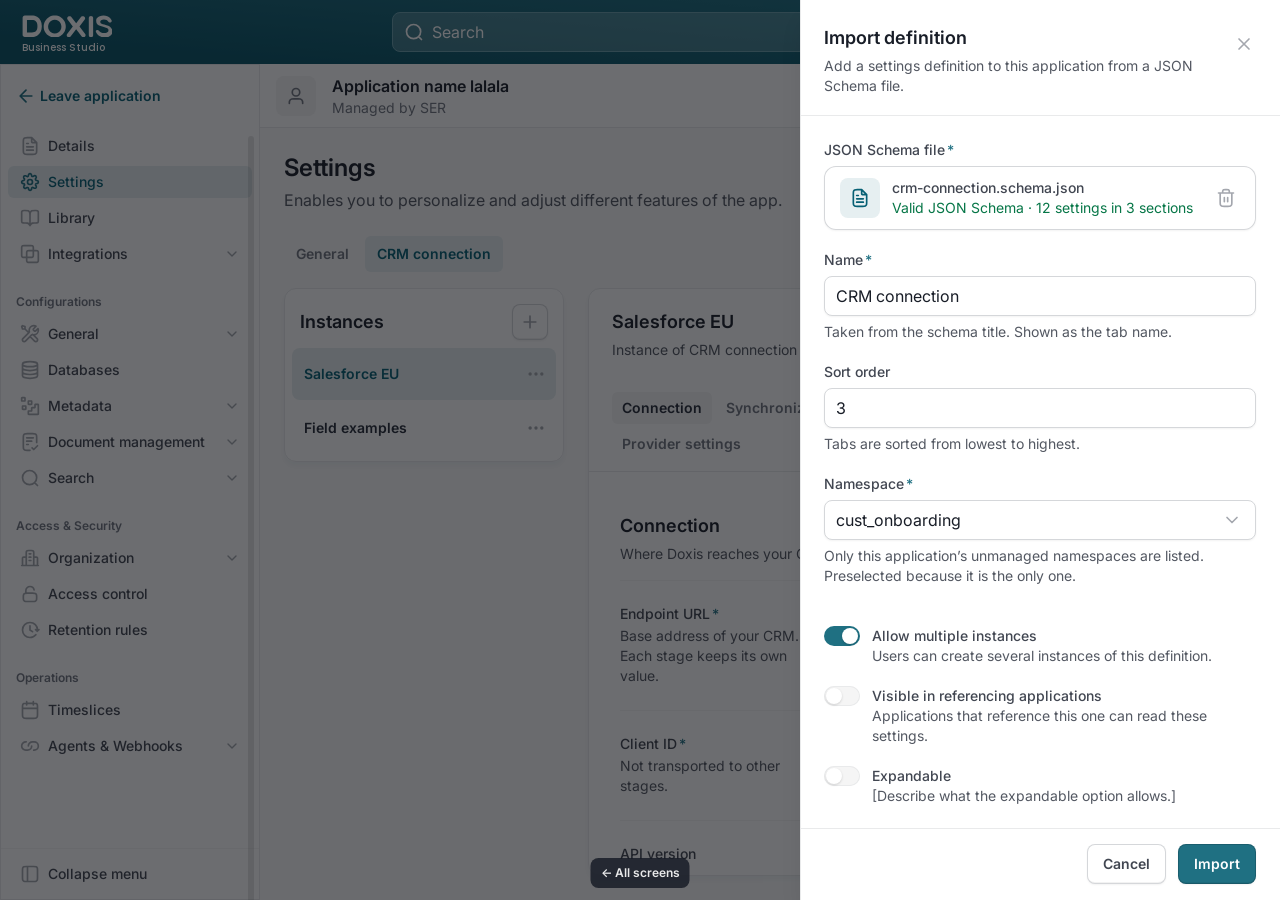
<file: import-definition.html>
<!doctype html>
<html lang="en">
<head>
<meta charset="utf-8">
<meta name="viewport" content="width=device-width, initial-scale=1">
<title>Import definition</title>
<link rel="preconnect" href="https://fonts.googleapis.com">
<link href="https://fonts.googleapis.com/css2?family=Inter:opsz,wght@14..32,400..700&amp;family=Poppins:wght@500&amp;display=swap" rel="stylesheet">
<style>
body{margin:0;background:#FAFAFA}
a{color:#066074}a:hover{color:#05495A}
.ic{display:block;flex:none}
.hb{width:40px;height:36px;display:flex;align-items:center;justify-content:center;border:0;border-radius:6px;background:transparent;color:#FFFFFF;cursor:pointer;padding:0}
.hb:hover{background:rgba(255,255,255,0.12)}
.srch::placeholder{color:#FFFFFF;opacity:1}
.ng{display:flex;flex-direction:column}
.ni{display:flex;align-items:center;gap:12px;height:32px;margin:2px 0;box-sizing:border-box;padding:0 12px;border-radius:6px;background:#FFFFFF;color:#414651;text-decoration:none;font-size:14px;line-height:20px;font-weight:500}
.ni .ti{flex:1;display:flex;align-items:center;gap:8px;min-width:0}
.ni .ti svg{color:#A4A7AE}
.ni .cv{color:#A4A7AE}
.ni:hover{background:#FAFAFA;color:#252B37}
.ni.cur,.ni.cur:hover{background:#E6EFF1;color:#066074}
.ni.cur .ti svg{color:#1F7082}
.nh{height:28px;box-sizing:border-box;padding:5px 8px;font-size:12px;line-height:18px;font-weight:600;color:#717680}
.tab-unused{height:36px;padding:0 12px;border:0;border-radius:6px;background:transparent;font:inherit;font-size:14px;line-height:20px;font-weight:600;color:#717680;cursor:pointer}
.tab:hover{background:#FAFAFA;color:#535862}
.tab.on,.tab.on:hover{background:#E6EFF1;color:#066074}
.fld{width:100%;box-sizing:border-box;border:1px solid #D5D7DA;border-radius:8px;background:#FFFFFF;font:inherit;font-size:16px;line-height:24px;color:#181D27;box-shadow:0 1px 2px rgba(10,13,18,0.05);margin:0}
.fld:focus{outline:none;border-color:#1F7082;box-shadow:0 0 0 4px rgba(31,112,130,0.18)}
.ql{display:flex;align-items:center;gap:16px;height:72px;box-sizing:border-box;padding:16px 8px 16px 16px;box-shadow:inset 0 -1px 0 #E9EAEB;text-decoration:none;color:inherit}
.ql:last-child{box-shadow:none;border-radius:8px}
.ql:hover{background:#FAFAFA}
@media (max-width: 860px){.nav{flex-basis:100% !important}.tri{display:none !important}}
.lbl{display:flex;gap:2px;font-size:14px;line-height:20px;font-weight:500;color:#414651}
.hint{margin:0;font-size:14px;line-height:20px;color:#535862}
.bdg{display:inline-flex;align-items:center;height:22px;box-sizing:border-box;padding:2px 8px;border-radius:9999px;font-size:12px;line-height:18px;font-weight:500;white-space:nowrap}
.fg{display:flex;flex-direction:column;gap:6px}
.tab{height:36px;padding:0 12px;border:0;border-radius:6px;background:transparent;font:inherit;font-size:14px;line-height:20px;font-weight:600;color:#717680;cursor:pointer}
.tab:hover{background:#FAFAFA;color:#535862}
.tab.on,.tab.on:hover{background:#E6EFF1;color:#066074}
.ins{display:flex;align-items:center;gap:8px;height:44px;box-sizing:border-box;padding:0 4px 0 12px;border-radius:6px;color:#414651;font-size:14px;line-height:20px;font-weight:500}
.ins:hover{background:#FAFAFA}
.ins.on,.ins.on:hover{background:#E6EFF1;color:#066074;font-weight:600}
.ins>button.nm{flex:1;min-width:0;height:100%;padding:0;border:0;background:transparent;font:inherit;color:inherit;text-align:left;cursor:pointer}
.ib2{width:32px;height:32px;display:flex;align-items:center;justify-content:center;padding:0;border:0;border-radius:6px;background:transparent;color:#A4A7AE;cursor:pointer}
.ib2:hover{background:#F5F5F5;color:#717680}
.sel{position:relative;display:flex;align-items:center}
.sel select{appearance:none;-webkit-appearance:none;cursor:pointer;padding-right:40px !important}
.sel svg{position:absolute;right:14px;color:#A4A7AE;pointer-events:none}
.chip{display:inline-flex;align-items:center;gap:3px;height:24px;box-sizing:border-box;padding:2px 4px 2px 9px;border-radius:6px;background:#FFFFFF;box-shadow:inset 0 0 0 1px #D5D7DA;font-size:14px;line-height:20px;font-weight:500;color:#414651}
.chip button{width:16px;height:16px;display:flex;align-items:center;justify-content:center;padding:0;border:0;border-radius:3px;background:transparent;color:#A4A7AE;cursor:pointer}
.tgl{position:relative;flex:none;width:36px;height:20px;padding:2px;box-sizing:border-box;border:0;border-radius:9999px;background:#1F7082;cursor:pointer}
.tgl span{display:block;width:16px;height:16px;margin-left:16px;border-radius:9999px;background:#FFFFFF;box-shadow:0 1px 3px rgba(10,13,18,0.1),0 1px 2px rgba(10,13,18,0.06)}
.lnk{padding:0;border:0;background:transparent;font:inherit;font-size:14px;line-height:20px;font-weight:600;color:#066074;cursor:pointer;display:inline-flex;align-items:center;gap:4px}
.ro{background:#FAFAFA !important;color:#717680 !important;box-shadow:none !important}
.sec{display:flex;flex-direction:column;gap:20px;padding:32px 0;box-shadow:inset 0 -1px 0 #E9EAEB}
.sec:last-child{box-shadow:none}
.sh{display:flex;flex-direction:column;gap:2px}
.sh h3{margin:0;font-size:16px;line-height:24px;font-weight:600;color:#181D27}
.sh p{margin:0;font-size:14px;line-height:20px;color:#535862}
.sbtn{height:36px;box-sizing:border-box;display:inline-flex;align-items:center;gap:4px;padding:0 12px;border:0;border-radius:8px;background:#FFFFFF;font:inherit;font-size:14px;line-height:20px;font-weight:600;color:#414651;text-decoration:none;white-space:nowrap;cursor:pointer;box-shadow:inset 0 0 0 1px #D5D7DA,0 1px 2px rgba(10,13,18,0.05),inset 0 -2px 0 rgba(10,13,18,0.05)}
.sbtn:hover{background:#FAFAFA;color:#252B37}
.scr::-webkit-scrollbar{width:14px}
.scr::-webkit-scrollbar-track{background:transparent;margin:8px 0}
.scr::-webkit-scrollbar-thumb{background:#D5D7DA;border-radius:9999px;border:4px solid #FFFFFF;min-height:48px}
.scr::-webkit-scrollbar-thumb:hover{background:#A4A7AE}
@supports (-moz-appearance:none){.scr{scrollbar-width:thin;scrollbar-color:#D5D7DA transparent}}
.ws-nav{position:sticky;top:0;z-index:2;display:flex;flex-wrap:wrap;align-items:center;gap:8px 16px;margin:0 1px;padding:12px 23px;background:#FFFFFF;box-shadow:inset 0 -1px 0 #E9EAEB}
.anc{display:flex;gap:4px;flex:1;min-width:240px;flex-wrap:wrap}
.anc a{height:32px;box-sizing:border-box;display:inline-flex;align-items:center;padding:0 10px;border-radius:6px;font-size:14px;line-height:20px;font-weight:600;color:#717680;text-decoration:none}
.anc a:hover{background:#FAFAFA;color:#535862}
.anc a.on{background:#F5F5F5;color:#252B37}
.srch2{position:relative;display:flex;align-items:center;width:240px}
.srch2 svg{position:absolute;left:12px;color:#A4A7AE;pointer-events:none}
.srch2 input{padding-left:39px !important}
.secv{margin:0 32px;padding:40px 0 16px;scroll-margin-top:72px}
.secv+.secv{box-shadow:inset 0 1px 0 #D5D7DA}
.secv>h3{margin:0;font-size:18px;line-height:28px;font-weight:600;color:#181D27}
.secv>p{margin:4px 0 0;font-size:14px;line-height:20px;color:#535862}
.rows{margin:16px 0 0;padding:0;display:flex;flex-direction:column}
.row{display:grid;grid-template-columns:minmax(0,1fr) minmax(0,2fr);gap:8px 48px;padding:24px 0;box-shadow:inset 0 1px 0 #F5F5F5}
.rl{display:flex;gap:2px;font-size:14px;line-height:20px;font-weight:500;color:#414651}
.rd{margin:2px 0 0;font-size:14px;line-height:20px;color:#535862}
.rc{display:flex;flex-direction:column;gap:8px;max-width:720px;min-width:0}
.chg{display:inline-flex;align-items:center;gap:6px;height:22px;padding:0 8px;border-radius:9999px;background:#E6EFF1;font-size:12px;line-height:18px;font-weight:500;color:#066074}
.dot{width:6px;height:6px;border-radius:9999px;background:#1F7082}
.row.err .fld{border-color:#FDA29B}
.et{margin:0;font-size:14px;line-height:20px;color:#D92D20}
.meta{margin:0;font-size:14px;line-height:20px;color:#535862;display:flex;gap:12px;align-items:center;flex-wrap:wrap}
.ro-v{display:flex;align-items:center;gap:8px;min-height:40px;font-size:16px;line-height:24px;color:#414651}
.ro-v svg{color:#A4A7AE}
.ins2{display:flex;align-items:center;gap:8px;min-height:52px;box-sizing:border-box;padding:6px 4px 6px 12px;border-radius:8px;color:#414651}
.ins2:hover{background:#FAFAFA}
.ins2.on,.ins2.on:hover{background:#E6EFF1}
.ins2 .nm2{flex:1;min-width:0;display:flex;flex-direction:column;padding:0;border:0;background:transparent;font:inherit;text-align:left;cursor:pointer;color:inherit}
.ins2 .t1{font-size:14px;line-height:20px;font-weight:600;color:#252B37}
.ins2.on .t1{color:#066074}
.ins2 .t2{font-size:12px;line-height:18px;color:#717680}
.savebar{position:sticky;bottom:16px;z-index:3;margin:0 24px;display:flex;flex-wrap:wrap;align-items:center;gap:12px 16px;padding:12px 12px 12px 20px;border-radius:12px;background:#FFFFFF;box-shadow:inset 0 0 0 1px #E9EAEB,0 12px 16px -4px rgba(10,13,18,0.08),0 4px 6px -2px rgba(10,13,18,0.03)}
.pbtn{height:40px;box-sizing:border-box;display:inline-flex;align-items:center;justify-content:center;gap:4px;padding:0 16px;border:0;border-radius:8px;background:#1F7082;font:inherit;font-size:14px;line-height:20px;font-weight:600;color:#FFFFFF;cursor:pointer;box-shadow:0 1px 2px rgba(10,13,18,0.05),inset 0 -2px 0 rgba(10,13,18,0.05),inset 0 0 0 1px rgba(10,13,18,0.18)}
.pbtn:hover{background:#155C6E}
.gbtn{height:40px;padding:0 14px;border:0;border-radius:8px;background:transparent;font:inherit;font-size:14px;line-height:20px;font-weight:600;color:#535862;cursor:pointer}
.gbtn:hover{background:#F5F5F5}
.undo{align-self:flex-start;display:inline-flex;align-items:center;gap:4px;padding:0;border:0;background:transparent;font:inherit;font-size:14px;line-height:20px;font-weight:600;color:#535862;cursor:pointer}
.undo:hover{color:#252B37}
@media (max-width: 860px){.row{grid-template-columns:minmax(0,1fr)}}
.mo{position:absolute;z-index:20;min-width:240px;box-sizing:border-box;padding:4px 0;border-radius:8px;background:#FFFFFF;box-shadow:inset 0 0 0 1px #E9EAEB,0 12px 16px -4px rgba(10,13,18,0.08),0 4px 6px -2px rgba(10,13,18,0.03)}
.moi{width:100%;display:flex;align-items:center;gap:12px;padding:10px 16px;border:0;background:transparent;font:inherit;font-size:14px;line-height:20px;font-weight:500;color:#414651;text-align:left;white-space:nowrap;cursor:pointer}
.moi:hover{background:#FAFAFA;color:#252B37}
.moi svg{color:#A4A7AE}
.dbtn{width:36px;height:36px;box-sizing:border-box;display:inline-flex;align-items:center;justify-content:center;padding:0;border:0;border-radius:8px;background:#FFFFFF;color:#B42318;cursor:pointer;box-shadow:inset 0 0 0 1px #FDA29B,0 1px 2px rgba(10,13,18,0.05),inset 0 -2px 0 rgba(10,13,18,0.05)}
.dbtn:hover{background:#FEF3F2;color:#912018}
.pbtn{height:40px;box-sizing:border-box;display:inline-flex;align-items:center;justify-content:center;gap:4px;padding:0 16px;border:0;border-radius:8px;background:#1F7082;font:inherit;font-size:14px;line-height:20px;font-weight:600;color:#FFFFFF;cursor:pointer;box-shadow:0 1px 2px rgba(10,13,18,0.05),inset 0 -2px 0 rgba(10,13,18,0.05),inset 0 0 0 1px rgba(10,13,18,0.18)}
.pbtn:hover{background:#155C6E}
.tgl.off{background:#F5F5F5}
.tgl.off span{margin-left:0}
.trow{display:flex;align-items:flex-start;gap:12px}
.trow .tl{font-size:14px;line-height:20px;font-weight:500;color:#414651}
</style>
<link rel="stylesheet" href="prototype.css">
<script src="prototype.js" defer></script>
</head>
<body data-screen="import-ready">
<a href="index.html" class="pt-home" style="position:fixed;left:50%;transform:translateX(-50%);bottom:12px;z-index:70;padding:6px 10px;border-radius:8px;background:#181D27;color:#fff;font:600 12px/18px Inter,system-ui,sans-serif;text-decoration:none;opacity:.85">← All screens</a>
<div style="height: 100vh; overflow: hidden; display: flex; flex-direction: column; background: #FAFAFA; font-family: Inter, system-ui, sans-serif; font-size: 14px; line-height: 20px; color: #181D27">

<header style="height: 64px; flex: none; display: grid; grid-template-columns: minmax(134px, 1fr) minmax(0, 496px) minmax(134px, 1fr); align-items: center; column-gap: 16px; padding: 0 22px; background: linear-gradient(5deg, #075365 15.8%, #1F7082 82.5%); color: #FFFFFF">
<a href="#" aria-label="Doxis Business Studio home" style="display: block; width: 104px; height: 34px; color: #FFFFFF; text-decoration: none">
<svg class="ic" width="90" height="22" viewBox="0 0 90 22" fill="currentColor" aria-hidden="true"><path transform="translate(0.605 0.532)" d="M14.473 1.301C12.988 0.439 11.24 0 9.282 0L2.176 0C1.551 0 1.024 0.221 0.615 0.657C0.208 1.088 0 1.634 0 2.275L0 19.158C0 19.823 0.208 20.374 0.617 20.794C1.027 21.217 1.564 21.433 2.211 21.433L9.317 21.433C11.299 21.433 13.05 20.995 14.523 20.132C15.997 19.268 17.155 18.059 17.964 16.538C18.77 15.021 19.18 13.247 19.18 11.262L19.18 10.151C19.18 8.17 18.766 6.403 17.951 4.896C17.135 3.384 15.965 2.17 14.473 1.301ZM14.806 10.123L14.806 11.247C14.806 13.069 14.329 14.487 13.389 15.462C12.45 16.432 11.093 16.924 9.355 16.924L4.374 16.924L4.374 4.507L9.355 4.507C11.093 4.507 12.45 4.999 13.389 5.97C14.329 6.94 14.806 8.346 14.806 10.123Z" fill-rule="nonzero"></path><path transform="translate(21.685 0.592)" d="M16.719 1.464C15.072 0.493 13.181 0 11.098 0C9.015 0 7.122 0.493 5.461 1.466C3.802 2.439 2.476 3.792 1.517 5.488C0.51 7.191 0 9.06 0 11.043C0 13.024 0.51 14.892 1.517 16.594C2.5 18.243 3.828 19.564 5.463 20.518C7.124 21.49 9.015 21.982 11.098 21.982C13.178 21.982 15.069 21.49 16.719 20.517C18.367 19.546 19.689 18.205 20.649 16.531C21.608 14.86 22.096 13.007 22.096 11.022C22.096 9.04 21.608 7.177 20.646 5.488C19.687 3.794 18.367 2.442 16.719 1.464ZM17.719 11.038C17.719 12.274 17.429 13.426 16.856 14.457C16.284 15.487 15.494 16.312 14.507 16.913C13.524 17.512 12.383 17.817 11.12 17.817C9.832 17.817 8.672 17.513 7.674 16.913C6.677 16.315 5.874 15.49 5.293 14.458C4.708 13.426 4.411 12.274 4.411 11.038C4.411 9.776 4.708 8.62 5.293 7.602C5.874 6.583 6.676 5.758 7.677 5.149C8.674 4.543 9.833 4.236 11.12 4.236C12.383 4.236 13.524 4.543 14.512 5.15C15.495 5.759 16.284 6.584 16.854 7.603C17.428 8.624 17.719 9.78 17.719 11.038Z" fill-rule="nonzero"></path><path transform="translate(66.795 0.977)" d="M2.159 0C1.548 0 1.021 0.212 0.593 0.629C0.2 1.022 0 1.525 0 2.124L0 19.284C0 19.889 0.2 20.398 0.598 20.799C1.016 21.218 1.546 21.432 2.159 21.432C2.802 21.432 3.341 21.216 3.756 20.791C4.141 20.396 4.338 19.889 4.338 19.284L4.338 2.124C4.338 1.523 4.139 1.022 3.743 0.624C3.33 0.21 2.795 0 2.159 0Z" fill-rule="nonzero"></path><path transform="translate(74.196 0.532)" d="M14.524 12.082C13.952 11.374 13.137 10.776 12.093 10.304C11.079 9.849 9.736 9.402 8.098 8.976C7.009 8.718 6.152 8.454 5.555 8.191C4.988 7.94 4.592 7.664 4.375 7.37C4.169 7.087 4.065 6.725 4.065 6.296C4.065 5.586 4.358 5.045 4.958 4.643C5.587 4.221 6.535 4.007 7.775 4.007C8.746 4.007 9.62 4.193 10.373 4.559C11.13 4.927 11.67 5.411 12.025 6.04C12.201 6.343 12.442 6.581 12.745 6.744C13.04 6.904 13.383 6.985 13.767 6.985C13.928 6.985 14.141 6.954 14.415 6.888C14.95 6.731 15.296 6.444 15.444 6.035C15.586 5.645 15.601 5.27 15.488 4.921C15.115 3.947 14.562 3.088 13.844 2.37C13.12 1.646 12.208 1.07 11.135 0.656C10.064 0.22 8.765 0 7.276 0C5.986 0 4.736 0.217 3.564 0.646C2.379 1.081 1.399 1.75 0.651 2.636C0.123 3.268 -0.012 4.048 -0.012 5.248C-0.012 6.448 0.18 7.329 0.581 8.004C0.975 8.668 1.582 9.233 2.385 9.684C3.156 10.118 4.124 10.493 5.264 10.799C6.38 11.112 7.425 11.405 8.399 11.679C9.376 11.953 10.162 12.249 10.737 12.558C11.273 12.849 11.666 13.193 11.906 13.583C12.137 13.959 12.255 14.387 12.255 14.857C12.255 15.336 12.089 15.791 11.762 16.207C11.43 16.629 10.94 16.963 10.306 17.199C9.646 17.443 8.865 17.567 7.985 17.567C6.838 17.567 5.8 17.369 4.898 16.976C4.008 16.589 3.344 16.075 2.927 15.448C2.674 15.07 2.36 14.789 1.993 14.613C1.618 14.434 1.228 14.391 0.83 14.488C0.278 14.613 -0.082 14.884 -0.237 15.293C-0.383 15.674 -0.39 16.053 -0.256 16.42C0.208 17.554 0.886 18.538 1.759 19.344C2.633 20.15 3.676 20.774 4.857 21.199C6.033 21.621 7.304 21.836 8.634 21.836C10.069 21.836 11.384 21.596 12.542 21.122C13.716 20.643 14.651 19.925 15.321 18.99C15.994 18.051 16.336 16.889 16.336 15.535C16.336 14.191 15.729 13.563 14.524 12.082Z" fill-rule="nonzero"></path><path transform="translate(44.485 0.902)" d="M18.709 18.104L13.008 10.613L18.247 3.629C18.542 3.251 18.668 2.808 18.626 2.31C18.587 1.837 18.408 1.403 18.104 1.026C17.807 0.648 17.402 0.401 16.903 0.288C16.406 0.183 15.903 0.231 15.406 0.441C14.876 0.664 14.427 1.045 14.073 1.571L9.687 7.453L5.235 1.565C4.882 1.041 4.433 0.662 3.906 0.442C3.418 0.233 2.931 0.183 2.439 0.288C1.939 0.402 1.536 0.649 1.234 1.026C0.935 1.402 0.757 1.836 0.713 2.317C0.672 2.808 0.798 3.25 1.093 3.628L6.334 10.613L0.633 18.104C0.336 18.479 0.199 18.926 0.221 19.432C0.247 19.928 0.42 20.36 0.738 20.718C1.06 21.077 1.464 21.307 1.944 21.399C2.083 21.426 2.222 21.44 2.359 21.44C2.738 21.44 3.103 21.338 3.447 21.135C3.896 20.874 4.315 20.474 4.69 19.948L9.671 13.427L14.651 19.948C15.027 20.474 15.445 20.874 15.893 21.135C16.237 21.338 16.602 21.44 16.982 21.44C17.119 21.44 17.258 21.427 17.395 21.399C17.875 21.307 18.282 21.077 18.602 20.718C18.92 20.36 19.093 19.928 19.12 19.432C19.143 18.928 19.005 18.479 18.709 18.104Z" fill-rule="nonzero"></path></svg>
<span style="display: block; height: 7px; margin-top: 5.04px; font-family: Poppins, sans-serif; font-size: 10px; line-height: 12px; font-weight: 500; white-space: nowrap">Business Studio</span>
</a>
<label style="height: 40px; box-sizing: border-box; display: flex; align-items: center; gap: 8px; padding: 0 11px; border: 1px solid #6AA0AC; border-radius: 8px; background: rgba(255,255,255,0.2); cursor: text">
<svg class="ic" width="20" height="20" viewBox="0 0 24 24" fill="none" stroke="currentColor" stroke-width="2" stroke-linecap="round" stroke-linejoin="round" aria-hidden="true"><path transform="translate(3 3)" d="M18 18L14.5 14.5M17 8.5C17 13.19 13.19 17 8.5 17C3.81 17 0 13.19 0 8.5C0 3.81 3.81 0 8.5 0C13.19 0 17 3.81 17 8.5Z"></path></svg>
<input class="srch" type="search" placeholder="Search" aria-label="Search" style="flex: 1; min-width: 0; height: 24px; padding: 0; border: 0; outline: none; background: transparent; color: #FFFFFF; font: inherit; font-size: 16px; line-height: 24px">
</label>
<div style="display: flex; justify-content: flex-end; align-items: center; gap: 12px">
<div style="display: flex; gap: 2px">
<button class="hb" aria-label="Notifications"><svg class="ic" width="20" height="20" viewBox="0 0 24 24" fill="none" stroke="currentColor" stroke-width="2" stroke-linecap="round" stroke-linejoin="round" aria-hidden="true"><path transform="translate(3.26 2)" d="M11.38 19C10.68 19.62 9.75 20 8.74 20C7.72 20 6.8 19.62 6.09 19M14.74 6C14.74 4.41 14.11 2.88 12.98 1.76C11.86 0.63 10.33 0 8.74 0C7.15 0 5.62 0.63 4.5 1.76C3.37 2.88 2.74 4.41 2.74 6C2.74 9.09 1.96 11.21 1.09 12.61C0.35 13.79 -0.01 14.38 0 14.54C0.02 14.72 0.05 14.79 0.2 14.9C0.33 15 0.93 15 2.13 15L15.35 15C16.55 15 17.14 15 17.28 14.9C17.42 14.79 17.46 14.72 17.48 14.54C17.49 14.38 17.12 13.79 16.39 12.61C15.52 11.21 14.74 9.09 14.74 6Z"></path></svg></button>
<button class="hb" aria-label="Help"><svg class="ic" width="20" height="20" viewBox="0 0 24 24" fill="none" stroke="currentColor" stroke-width="2" stroke-linecap="round" stroke-linejoin="round" aria-hidden="true"><path transform="translate(2 2)" d="M7.09 7C7.33 6.33 7.79 5.77 8.4 5.41C9.01 5.05 9.73 4.92 10.43 5.04C11.13 5.16 11.76 5.52 12.22 6.06C12.67 6.61 12.92 7.29 12.92 8C12.92 10 9.92 11 9.92 11M10 15L10.01 15M20 10C20 15.52 15.52 20 10 20C4.48 20 0 15.52 0 10C0 4.48 4.48 0 10 0C15.52 0 20 4.48 20 10Z"></path></svg></button>
</div>
<button aria-label="Account menu" style="width: 40px; height: 40px; padding: 0; border: 0; border-radius: 9999px; background: transparent; cursor: pointer"><img src="avatar.jpg" alt="" style="display: block; width: 40px; height: 40px; border-radius: 9999px; object-fit: cover; outline: 1px solid rgba(0,0,0,0.08); outline-offset: -1px"></button>
</div>
</header>

<div style="flex: 1; min-height: 0; display: flex; align-items: stretch">

<nav class="nav" aria-label="Application" style="flex: 0 0 260px; min-height: 0; overflow-y: auto; box-sizing: border-box; position: relative; display: flex; flex-direction: column; background: #FFFFFF; outline: 1px solid #E9EAEB; outline-offset: -1px">
<div style="height: 64px; box-sizing: border-box; padding: 22px 16px">
<a href="#" style="display: inline-flex; align-items: center; gap: 4px; font-size: 14px; line-height: 20px; font-weight: 600; color: #066074; text-decoration: none"><svg class="ic" style="color: #1F7082" width="20" height="20" viewBox="0 0 24 24" fill="none" stroke="currentColor" stroke-width="2" stroke-linecap="round" stroke-linejoin="round" aria-hidden="true"><path transform="translate(5 5)" d="M14 7L0 7L7 14M0 7L7 0"></path></svg>Leave application</a>
</div>

<div class="ng" style="padding: 0 8px 8px">
<a class="ni" href="#"><span class="ti"><svg class="ic" width="20" height="20" viewBox="0 0 24 24" fill="none" stroke="currentColor" stroke-width="2" stroke-linecap="round" stroke-linejoin="round" aria-hidden="true"><path transform="translate(4 2)" d="M10 0.27L10 4.4C10 4.96 10 5.24 10.11 5.45C10.2 5.64 10.36 5.8 10.55 5.89C10.76 6 11.04 6 11.6 6L15.73 6M12 11L4 11M12 15L4 15M6 7L4 7M11.2 20L4.8 20C3.12 20 2.28 20 1.64 19.67C1.07 19.39 0.61 18.93 0.33 18.36C0 17.72 0 16.88 0 15.2L0 4.8C0 3.12 0 2.28 0.33 1.64C0.61 1.07 1.07 0.61 1.64 0.33C2.28 0 3.12 0 4.8 0L10 0L16 6L16 15.2C16 16.88 16 17.72 15.67 18.36C15.39 18.93 14.93 19.39 14.36 19.67C13.72 20 12.88 20 11.2 20Z"></path></svg>Details</span></a>
<a class="ni cur" href="settings.html" aria-current="page"><span class="ti"><svg class="ic" width="20" height="20" viewBox="0 0 24 24" fill="none" stroke="currentColor" stroke-width="2" stroke-linecap="round" stroke-linejoin="round" aria-hidden="true"><path transform="translate(2 2)" d="M13 10C13 11.66 11.66 13 10 13C8.34 13 7 11.66 7 10C7 8.34 8.34 7 10 7C11.66 7 13 8.34 13 10ZM16.73 12.73C16.61 13 16.57 13.31 16.62 13.6C16.68 13.9 16.82 14.17 17.03 14.38L17.08 14.44C17.25 14.61 17.38 14.81 17.48 15.03C17.57 15.25 17.62 15.48 17.62 15.72C17.62 15.96 17.57 16.2 17.48 16.42C17.38 16.64 17.25 16.84 17.08 17.01C16.91 17.18 16.71 17.31 16.49 17.4C16.27 17.5 16.03 17.54 15.8 17.54C15.56 17.54 15.32 17.5 15.1 17.4C14.88 17.31 14.68 17.18 14.51 17.01L14.45 16.95C14.24 16.74 13.97 16.6 13.67 16.55C13.38 16.5 13.07 16.53 12.8 16.65C12.53 16.77 12.3 16.96 12.14 17.21C11.98 17.45 11.89 17.73 11.89 18.03L11.89 18.18C11.89 18.66 11.7 19.13 11.36 19.47C11.02 19.81 10.55 20 10.07 20C9.59 20 9.13 19.81 8.79 19.47C8.45 19.13 8.25 18.66 8.25 18.18L8.25 18.1C8.25 17.8 8.15 17.51 7.98 17.26C7.8 17.02 7.56 16.83 7.27 16.73C7 16.61 6.69 16.57 6.4 16.62C6.1 16.68 5.83 16.82 5.62 17.03L5.56 17.08C5.39 17.25 5.19 17.38 4.97 17.48C4.75 17.57 4.52 17.62 4.28 17.62C4.04 17.62 3.8 17.57 3.58 17.48C3.36 17.38 3.16 17.25 2.99 17.08C2.82 16.91 2.69 16.71 2.6 16.49C2.5 16.27 2.46 16.03 2.46 15.8C2.46 15.56 2.5 15.32 2.6 15.1C2.69 14.88 2.82 14.68 2.99 14.51L3.05 14.45C3.26 14.24 3.4 13.97 3.45 13.67C3.5 13.38 3.47 13.07 3.35 12.8C3.23 12.53 3.04 12.3 2.79 12.14C2.55 11.98 2.27 11.89 1.97 11.89L1.82 11.89C1.34 11.89 0.87 11.7 0.53 11.36C0.19 11.02 0 10.55 0 10.07C0 9.59 0.19 9.13 0.53 8.79C0.87 8.45 1.34 8.25 1.82 8.25L1.9 8.25C2.2 8.25 2.49 8.15 2.74 7.98C2.98 7.8 3.17 7.56 3.27 7.27C3.39 7 3.43 6.69 3.38 6.4C3.32 6.1 3.18 5.83 2.97 5.62L2.92 5.56C2.75 5.39 2.62 5.19 2.52 4.97C2.43 4.75 2.38 4.52 2.38 4.28C2.38 4.04 2.43 3.8 2.52 3.58C2.62 3.36 2.75 3.16 2.92 2.99C3.09 2.82 3.29 2.69 3.51 2.6C3.73 2.5 3.97 2.46 4.2 2.46C4.44 2.46 4.68 2.5 4.9 2.6C5.12 2.69 5.32 2.82 5.49 2.99L5.55 3.05C5.76 3.26 6.03 3.4 6.33 3.45C6.62 3.5 6.93 3.47 7.2 3.35L7.27 3.35C7.54 3.23 7.77 3.04 7.93 2.79C8.09 2.55 8.18 2.27 8.18 1.97L8.18 1.82C8.18 1.34 8.37 0.87 8.71 0.53C9.06 0.19 9.52 0 10 0C10.48 0 10.94 0.19 11.29 0.53C11.63 0.87 11.82 1.34 11.82 1.82L11.82 1.9C11.82 2.19 11.91 2.48 12.07 2.72C12.23 2.97 12.46 3.16 12.73 3.27C13 3.39 13.31 3.43 13.6 3.38C13.9 3.32 14.17 3.18 14.38 2.97L14.44 2.92C14.61 2.75 14.81 2.62 15.03 2.52C15.25 2.43 15.48 2.38 15.72 2.38C15.96 2.38 16.2 2.43 16.42 2.52C16.64 2.62 16.84 2.75 17.01 2.92C17.18 3.09 17.31 3.29 17.4 3.51C17.5 3.73 17.54 3.97 17.54 4.2C17.54 4.44 17.5 4.68 17.4 4.9C17.31 5.12 17.18 5.32 17.01 5.49L16.95 5.55C16.74 5.76 16.6 6.03 16.55 6.33C16.5 6.62 16.53 6.93 16.65 7.2L16.65 7.27C16.77 7.54 16.96 7.77 17.21 7.93C17.45 8.09 17.73 8.18 18.03 8.18L18.18 8.18C18.66 8.18 19.13 8.37 19.47 8.71C19.81 9.06 20 9.52 20 10C20 10.48 19.81 10.94 19.47 11.29C19.13 11.63 18.66 11.82 18.18 11.82L18.1 11.82C17.81 11.82 17.52 11.91 17.28 12.07C17.03 12.23 16.84 12.46 16.73 12.73Z"></path></svg>Settings</span></a>
<a class="ni" href="#"><span class="ti"><svg class="ic" width="20" height="20" viewBox="0 0 24 24" fill="none" stroke="currentColor" stroke-width="2" stroke-linecap="round" stroke-linejoin="round" aria-hidden="true"><path transform="translate(2 3)" d="M10 18L9.9 17.85C9.21 16.81 8.86 16.29 8.4 15.91C7.99 15.58 7.52 15.33 7.02 15.17C6.45 15 5.83 15 4.57 15L3.2 15C2.08 15 1.52 15 1.09 14.78C0.72 14.59 0.41 14.28 0.22 13.91C0 13.48 0 12.92 0 11.8L0 3.2C0 2.08 0 1.52 0.22 1.09C0.41 0.72 0.72 0.41 1.09 0.22C1.52 0 2.08 0 3.2 0L3.6 0C5.84 0 6.96 0 7.82 0.44C8.57 0.82 9.18 1.43 9.56 2.18C10 3.04 10 4.16 10 6.4L10 18L10.1 17.85C10.79 16.81 11.14 16.29 11.6 15.91C12.01 15.58 12.48 15.33 12.98 15.17C13.55 15 14.17 15 15.43 15L16.8 15C17.92 15 18.48 15 18.91 14.78C19.28 14.59 19.59 14.28 19.78 13.91C20 13.48 20 12.92 20 11.8L20 3.2C20 2.08 20 1.52 19.78 1.09C19.59 0.72 19.28 0.41 18.91 0.22C18.48 0 17.92 0 16.8 0L16.4 0C14.16 0 13.04 0 12.18 0.44C11.43 0.82 10.82 1.43 10.44 2.18C10 3.04 10 4.16 10 6.4"></path></svg>Library</span></a>
<a class="ni" href="#"><span class="ti"><svg class="ic" width="20" height="20" viewBox="0 0 24 24" fill="none" stroke="currentColor" stroke-width="2" stroke-linecap="round" stroke-linejoin="round" aria-hidden="true"><path transform="translate(2 2)" d="M3.2 0L10.8 0C11.92 0 12.48 0 12.91 0.22C13.28 0.41 13.59 0.72 13.78 1.09C14 1.52 14 2.08 14 3.2L14 10.8C14 11.92 14 12.48 13.78 12.91C13.59 13.28 13.28 13.59 12.91 13.78C12.48 14 11.92 14 10.8 14L3.2 14C2.08 14 1.52 14 1.09 13.78C0.72 13.59 0.41 13.28 0.22 12.91C0 12.48 0 11.92 0 10.8L0 3.2C0 2.08 0 1.52 0.22 1.09C0.41 0.72 0.72 0.41 1.09 0.22C1.52 0 2.08 0 3.2 0ZM9.2 6L16.8 6C17.92 6 18.48 6 18.91 6.22C19.28 6.41 19.59 6.72 19.78 7.09C20 7.52 20 8.08 20 9.2L20 16.8C20 17.92 20 18.48 19.78 18.91C19.59 19.28 19.28 19.59 18.91 19.78C18.48 20 17.92 20 16.8 20L9.2 20C8.08 20 7.52 20 7.09 19.78C6.72 19.59 6.41 19.28 6.22 18.91C6 18.48 6 17.92 6 16.8L6 9.2C6 8.08 6 7.52 6.22 7.09C6.41 6.72 6.72 6.41 7.09 6.22C7.52 6 8.08 6 9.2 6Z"></path></svg>Integrations</span><svg class="ic cv" width="16" height="16" viewBox="0 0 24 24" fill="none" stroke="currentColor" stroke-width="2" stroke-linecap="round" stroke-linejoin="round" aria-hidden="true"><path transform="translate(6 9)" d="M0 0L6 6L12 0"></path></svg></a>
</div>

<div style="padding: 8px; display: flex; flex-direction: column; gap: 16px">
<div class="ng">
<div class="nh">Configurations</div>
<a class="ni" href="#"><span class="ti"><svg class="ic" width="20" height="20" viewBox="0 0 24 24" fill="none" stroke="currentColor" stroke-width="2" stroke-linecap="round" stroke-linejoin="round" aria-hidden="true"><path transform="translate(2 2)" d="M4 4L8.5 8.5M4 4L1 4L0 1L1 0L4 1L4 4ZM14.63 3.37L17.26 0.74C16.45 0.27 15.51 0 14.5 0C11.46 0 9 2.46 9 5.5C9 5.87 9.04 6.22 9.1 6.57C9.2 7.06 9.25 7.3 9.23 7.45C9.22 7.6 9.19 7.68 9.12 7.82C9.05 7.95 8.92 8.08 8.66 8.34L1.5 15.5C0.67 16.33 0.67 17.67 1.5 18.5C2.33 19.33 3.67 19.33 4.5 18.5L11.66 11.34C11.92 11.08 12.05 10.95 12.18 10.88C12.32 10.81 12.4 10.78 12.55 10.77C12.7 10.75 12.94 10.8 13.43 10.9C13.78 10.96 14.13 11 14.5 11C17.54 11 20 8.54 20 5.5C20 4.76 19.85 4.05 19.59 3.41L17.13 5.87C16.74 6.26 16.54 6.46 16.31 6.54C16.11 6.6 15.89 6.6 15.69 6.54C15.46 6.46 15.26 6.26 14.87 5.87L14.63 5.63C14.24 5.24 14.04 5.04 13.96 4.81C13.9 4.61 13.9 4.39 13.96 4.19C14.04 3.96 14.24 3.76 14.63 3.37ZM15.5 18.5L10 13L11.94 11.06C12.22 10.78 12.65 10.7 13.04 10.8C13.34 10.89 13.66 10.94 13.98 10.98L18.5 15.5C19.33 16.33 19.33 17.67 18.5 18.5C17.67 19.33 16.33 19.33 15.5 18.5Z"></path></svg>General</span><svg class="ic cv" width="16" height="16" viewBox="0 0 24 24" fill="none" stroke="currentColor" stroke-width="2" stroke-linecap="round" stroke-linejoin="round" aria-hidden="true"><path transform="translate(6 9)" d="M0 0L6 6L12 0"></path></svg></a>
<a class="ni" href="#"><span class="ti"><svg class="ic" width="20" height="20" viewBox="0 0 24 24" fill="none" stroke="currentColor" stroke-width="2" stroke-linecap="round" stroke-linejoin="round" aria-hidden="true"><path transform="translate(3 2)" d="M18 3C18 4.66 13.97 6 9 6C4.03 6 0 4.66 0 3C0 1.34 4.03 0 9 0C13.970 0 18 1.34 18 3L18 17C18 18.66 14 20 9 20C4 20 0 18.66 0 17L0 3M18 7.72C18 9.38 14 10.72 9 10.72C4 10.72 0 9.38 0 7.72M18 12.44C18 14.1 14 15.44 9 15.44C4 15.44 0 14.1 0 12.44"></path></svg>Databases</span></a>
<a class="ni" href="#"><span class="ti"><svg class="ic" width="20" height="20" viewBox="0 0 24 24" fill="none" stroke="currentColor" stroke-width="2" stroke-linecap="round" stroke-linejoin="round" aria-hidden="true"><path transform="translate(2 2)" d="M20 8.8L20 19.2C20 19.48 20 19.62 19.95 19.73C19.9 19.82 19.82 19.9 19.73 19.95C19.62 20 19.48 20 19.2 20L8.8 20C8.52 20 8.38 20 8.27 19.95C8.18 19.9 8.1 19.82 8.05 19.73C8 19.62 8 19.48 8 19.2L8 16.8C8 16.52 8 16.38 8.05 16.27C8.1 16.18 8.18 16.1 8.27 16.05C8.38 16 8.52 16 8.8 16L11.2 16C11.48 16 11.62 16 11.73 15.95C11.82 15.9 11.9 15.82 11.95 15.73C12 15.62 12 15.48 12 15.2L12 12.8C12 12.52 12 12.38 12.05 12.27C12.1 12.18 12.18 12.1 12.27 12.05C12.38 12 12.52 12 12.8 12L15.2 12C15.48 12 15.62 12 15.73 11.95C15.82 11.9 15.9 11.82 15.95 11.73C16 11.62 16 11.48 16 11.2L16 8.8C16 8.52 16 8.38 16.05 8.27C16.1 8.18 16.18 8.1 16.27 8.05C16.38 8 16.52 8 16.8 8L19.2 8C19.48 8 19.62 8 19.73 8.05C19.82 8.1 19.9 8.18 19.95 8.27C20 8.38 20 8.52 20 8.8ZM8.8 4L11.2 4C11.48 4 11.62 4 11.73 4.05C11.82 4.1 11.9 4.18 11.95 4.27C12 4.38 12 4.52 12 4.8L12 7.2C12 7.48 12 7.62 11.95 7.73C11.9 7.82 11.82 7.9 11.73 7.95C11.62 8 11.48 8 11.2 8L8.8 8C8.52 8 8.38 8 8.27 7.95C8.18 7.9 8.1 7.82 8.05 7.73C8 7.62 8 7.48 8 7.2L8 4.8C8 4.52 8 4.38 8.05 4.27C8.1 4.18 8.18 4.1 8.27 4.05C8.38 4 8.52 4 8.8 4ZM1.8 10L4.2 10C4.48 10 4.62 10 4.73 10.05C4.82 10.1 4.9 10.18 4.95 10.27C5 10.38 5 10.52 5 10.8L5 13.2C5 13.48 5 13.62 4.95 13.73C4.9 13.82 4.82 13.9 4.73 13.95C4.62 14 4.48 14 4.2 14L1.8 14C1.52 14 1.38 14 1.27 13.95C1.18 13.9 1.1 13.82 1.05 13.73C1 13.62 1 13.48 1 13.2L1 10.8C1 10.52 1 10.38 1.05 10.27C1.1 10.18 1.18 10.1 1.27 10.05C1.38 10 1.52 10 1.8 10ZM0.8 0L3.2 0C3.48 0 3.62 0 3.73 0.05C3.82 0.1 3.9 0.18 3.95 0.27C4 0.38 4 0.52 4 0.8L4 3.2C4 3.48 4 3.62 3.95 3.73C3.9 3.82 3.82 3.9 3.73 3.95C3.62 4 3.48 4 3.2 4L0.8 4C0.52 4 0.38 4 0.27 3.95C0.18 3.9 0.1 3.82 0.05 3.73C0 3.62 0 3.48 0 3.2L0 0.8C0 0.52 0 0.38 0.05 0.27C0.1 0.18 0.18 0.1 0.27 0.05C0.38 0 0.52 0 0.8 0Z"></path></svg>Metadata</span><svg class="ic cv" width="16" height="16" viewBox="0 0 24 24" fill="none" stroke="currentColor" stroke-width="2" stroke-linecap="round" stroke-linejoin="round" aria-hidden="true"><path transform="translate(6 9)" d="M0 0L6 6L12 0"></path></svg></a>
<a class="ni" href="#"><span class="ti"><svg class="ic" width="20" height="20" viewBox="0 0 24 24" fill="none" stroke="currentColor" stroke-width="2" stroke-linecap="round" stroke-linejoin="round" aria-hidden="true"><path transform="translate(4 2)" d="M8 20L4.8 20C3.12 20 2.28 20 1.64 19.67C1.07 19.39 0.61 18.93 0.33 18.36C0 17.72 0 16.88 0 15.2L0 4.8C0 3.12 0 2.28 0.33 1.64C0.61 1.07 1.07 0.61 1.64 0.33C2.28 0 3.12 0 4.8 0L11.2 0C12.88 0 13.72 0 14.36 0.33C14.93 0.61 15.39 1.07 15.67 1.64C16 2.28 16 3.12 16 4.8L16 10.5M10 9L4 9M6 13L4 13M12 5L4 5M10.5 17L12.5 19L17 14.5"></path></svg>Document management</span><svg class="ic cv" width="16" height="16" viewBox="0 0 24 24" fill="none" stroke="currentColor" stroke-width="2" stroke-linecap="round" stroke-linejoin="round" aria-hidden="true"><path transform="translate(6 9)" d="M0 0L6 6L12 0"></path></svg></a>
<a class="ni" href="#"><span class="ti"><svg class="ic" width="20" height="20" viewBox="0 0 24 24" fill="none" stroke="currentColor" stroke-width="2" stroke-linecap="round" stroke-linejoin="round" aria-hidden="true"><path transform="translate(3 3)" d="M18 18L14.5 14.5M17 8.5C17 13.19 13.19 17 8.5 17C3.81 17 0 13.19 0 8.5C0 3.81 3.81 0 8.5 0C13.19 0 17 3.81 17 8.5Z"></path></svg>Search</span><svg class="ic cv" width="16" height="16" viewBox="0 0 24 24" fill="none" stroke="currentColor" stroke-width="2" stroke-linecap="round" stroke-linejoin="round" aria-hidden="true"><path transform="translate(6 9)" d="M0 0L6 6L12 0"></path></svg></a>
</div>
<div class="ng">
<div class="nh">Access &amp; Security</div>
<a class="ni" href="#"><span class="ti"><svg class="ic" width="20" height="20" viewBox="0 0 24 24" fill="none" stroke="currentColor" stroke-width="2" stroke-linecap="round" stroke-linejoin="round" aria-hidden="true"><path transform="translate(2 3)" d="M1 18L1 9.6C1 9.04 1 8.76 1.11 8.55C1.2 8.36 1.36 8.2 1.55 8.11C1.76 8 2.04 8 2.6 8L5.5 8M14.5 8L17.4 8C17.96 8 18.24 8 18.45 8.11C18.64 8.2 18.8 8.36 18.89 8.55C19 8.76 19 9.04 19 9.6L19 18M5.5 18L5.5 3.2C5.5 2.08 5.5 1.52 5.72 1.09C5.91 0.72 6.22 0.41 6.59 0.22C7.02 0 7.58 0 8.7 0L11.3 0C12.42 0 12.98 0 13.41 0.22C13.78 0.41 14.09 0.72 14.28 1.09C14.5 1.52 14.5 2.08 14.5 3.2L14.5 18M20 18L0 18M9 4L11 4M9 8L11 8M9 12L11 12"></path></svg>Organization</span><svg class="ic cv" width="16" height="16" viewBox="0 0 24 24" fill="none" stroke="currentColor" stroke-width="2" stroke-linecap="round" stroke-linejoin="round" aria-hidden="true"><path transform="translate(6 9)" d="M0 0L6 6L12 0"></path></svg></a>
<a class="ni" href="#"><span class="ti"><svg class="ic" width="20" height="20" viewBox="0 0 24 24" fill="none" stroke="currentColor" stroke-width="2" stroke-linecap="round" stroke-linejoin="round" aria-hidden="true"><path transform="translate(4 3)" d="M3 8L3 5C3 2.24 5.24 0 8 0C10.42 0 12.44 1.72 12.9 4M4.8 8L11.2 8C12.88 8 13.72 8 14.36 8.33C14.93 8.61 15.39 9.07 15.67 9.64C16 10.28 16 11.12 16 12.8L16 13.2C16 14.88 16 15.72 15.67 16.36C15.39 16.93 14.93 17.39 14.36 17.67C13.72 18 12.88 18 11.2 18L4.8 18C3.12 18 2.28 18 1.64 17.67C1.07 17.39 0.61 16.93 0.33 16.36C0 15.72 0 14.88 0 13.2L0 12.8C0 11.12 0 10.28 0.33 9.64C0.61 9.07 1.07 8.61 1.64 8.33C2.28 8 3.12 8 4.8 8Z"></path></svg>Access control</span></a>
<a class="ni" href="#"><span class="ti"><svg class="ic" width="20" height="20" viewBox="0 0 24 24" fill="none" stroke="currentColor" stroke-width="2" stroke-linecap="round" stroke-linejoin="round" aria-hidden="true"><path transform="translate(3 3)" d="M19.7 8.5L17.7 10.5L15.7 8.5M16 14.66C14.35 16.7 11.83 18 9 18C4.03 18 0 13.97 0 9C0 4.03 4.03 0 9 0C13.97 0 18 4.03 18 9C18 9.34 17.98 9.67 17.95 10M9 4L9 9L12 11"></path></svg>Retention rules</span></a>
</div>
<div class="ng">
<div class="nh">Operations</div>
<a class="ni" href="#"><span class="ti"><svg class="ic" width="20" height="20" viewBox="0 0 24 24" fill="none" stroke="currentColor" stroke-width="2" stroke-linecap="round" stroke-linejoin="round" aria-hidden="true"><path transform="translate(3 2)" d="M18 8L0 8M13 0L13 4M5 0L5 4M4.8 2L13.2 2C14.88 2 15.72 2 16.36 2.33C16.93 2.61 17.39 3.07 17.67 3.64C18 4.28 18 5.12 18 6.8L18 15.2C18 16.88 18 17.72 17.67 18.36C17.39 18.93 16.93 19.39 16.36 19.67C15.72 20 14.88 20 13.2 20L4.8 20C3.12 20 2.28 20 1.64 19.67C1.07 19.39 0.61 18.93 0.33 18.36C0 17.72 0 16.88 0 15.2L0 6.8C0 5.12 0 4.28 0.33 3.64C0.61 3.07 1.07 2.61 1.64 2.33C2.28 2 3.12 2 4.8 2Z"></path></svg>Timeslices</span></a>
<a class="ni" href="#"><span class="ti"><svg class="ic" width="20" height="20" viewBox="0 0 24 24" fill="none" stroke="currentColor" stroke-width="2" stroke-linecap="round" stroke-linejoin="round" aria-hidden="true"><path transform="translate(2 7)" d="M7 10L5 10C2.24 10 0 7.76 0 5C0 2.24 2.24 0 5 0L5.5 0M12 5C12 7.76 9.76 10 7 10M13 0L15 0C17.76 0 20 2.24 20 5C20 7.76 17.76 10 15 10L14.5 10M8 5C8 2.24 10.24 0 13 0"></path></svg>Agents &amp; Webhooks</span><svg class="ic cv" width="16" height="16" viewBox="0 0 24 24" fill="none" stroke="currentColor" stroke-width="2" stroke-linecap="round" stroke-linejoin="round" aria-hidden="true"><path transform="translate(6 9)" d="M0 0L6 6L12 0"></path></svg></a>
</div>
</div>

<div style="flex: 1"></div>
<div aria-hidden="true" class="tri" style="position: absolute; left: 248px; top: 72px; width: 6px; height: 770px; border-radius: 9999px; background: rgba(0,0,0,0.1)"></div>
<div class="ng" style="height: 52px; box-sizing: border-box; padding: 8px; box-shadow: inset 0 1px 0 #F5F5F5">
<button class="ni" style="width: 100%; border: 0; font: inherit; font-size: 14px; line-height: 20px; font-weight: 500; text-align: left; cursor: pointer"><span class="ti"><svg class="ic" width="20" height="20" viewBox="0 0 24 24" fill="none" stroke="currentColor" stroke-width="2" stroke-linecap="round" stroke-linejoin="round" aria-hidden="true"><path transform="translate(3 3)" d="M6 0L6 18M4.8 0L13.2 0C14.88 0 15.72 0 16.36 0.33C16.93 0.61 17.39 1.07 17.67 1.64C18 2.28 18 3.12 18 4.8L18 13.2C18 14.88 18 15.72 17.67 16.36C17.39 16.93 16.93 17.39 16.36 17.67C15.72 18 14.88 18 13.2 18L4.8 18C3.12 18 2.28 18 1.64 17.67C1.07 17.39 0.61 16.93 0.33 16.36C0 15.72 0 14.88 0 13.2L0 4.8C0 3.12 0 2.28 0.33 1.64C0.61 1.07 1.07 0.61 1.64 0.33C2.28 0 3.12 0 4.8 0Z"></path></svg>Collapse menu</span></button>
</div>
</nav>

<main style="flex: 1 1 560px; min-width: 0; min-height: 0; overflow: hidden; display: flex; flex-direction: column">
<div style="min-height: 64px; box-sizing: border-box; display: flex; flex-wrap: wrap; align-items: center; gap: 16px; padding: 8px 16px; background: #FFFFFF; box-shadow: inset 0 -1px 0 #E9EAEB">
<div style="flex: 1; min-width: 220px; display: flex; align-items: center; gap: 16px">
<div style="width: 40px; height: 40px; flex: none; display: flex; align-items: center; justify-content: center; border-radius: 8px; background: #F5F5F5; color: #717680"><svg class="ic" width="20" height="20" viewBox="0 0 24 24" fill="none" stroke="currentColor" stroke-width="2" stroke-linecap="round" stroke-linejoin="round" aria-hidden="true"><path transform="translate(4 3)" d="M16 18C16 16.6 16 15.91 15.83 15.34C15.44 14.06 14.44 13.06 13.16 12.67C12.59 12.5 11.9 12.5 10.5 12.5L5.5 12.5C4.1 12.5 3.41 12.5 2.84 12.67C1.56 13.06 0.56 14.06 0.17 15.34C0 15.91 0 16.6 0 18M12.5 4.5C12.5 6.99 10.49 9 8 9C5.51 9 3.5 6.99 3.5 4.5C3.5 2.01 5.51 0 8 0C10.49 0 12.5 2.01 12.5 4.5Z"></path></svg></div>
<div style="display: flex; flex-direction: column">
<span style="font-size: 16px; line-height: 24px; font-weight: 600; color: #181D27">Application name lalala</span>
<span style="font-size: 14px; line-height: 20px; color: #717680">Managed by SER</span>
</div>
</div>
<a href="#" style="display: inline-flex; align-items: center; gap: 4px; font-size: 14px; line-height: 20px; font-weight: 600; color: #066074; text-decoration: none"><svg class="ic" style="color: #1F7082" width="20" height="20" viewBox="0 0 24 24" fill="none" stroke="currentColor" stroke-width="2" stroke-linecap="round" stroke-linejoin="round" aria-hidden="true"><path transform="translate(3 3)" d="M1.6 0L5.4 0C5.96 0 6.24 0 6.45 0.11C6.64 0.2 6.8 0.36 6.89 0.55C7 0.76 7 1.04 7 1.6L7 5.4C7 5.96 7 6.24 6.89 6.45C6.8 6.64 6.64 6.8 6.45 6.89C6.24 7 5.96 7 5.4 7L1.6 7C1.04 7 0.76 7 0.55 6.89C0.36 6.8 0.2 6.64 0.11 6.45C0 6.24 0 5.96 0 5.4L0 1.6C0 1.04 0 0.76 0.11 0.55C0.2 0.36 0.36 0.2 0.55 0.11C0.76 0 1.04 0 1.6 0ZM12.6 0L16.4 0C16.96 0 17.24 0 17.45 0.11C17.64 0.2 17.8 0.36 17.89 0.55C18 0.76 18 1.04 18 1.6L18 5.4C18 5.96 18 6.24 17.89 6.45C17.8 6.64 17.64 6.8 17.45 6.89C17.24 7 16.96 7 16.4 7L12.6 7C12.04 7 11.76 7 11.55 6.89C11.36 6.8 11.2 6.64 11.11 6.45C11 6.24 11 5.96 11 5.4L11 1.6C11 1.04 11 0.76 11.11 0.55C11.2 0.36 11.36 0.2 11.55 0.11C11.76 0 12.04 0 12.6 0ZM12.6 11L16.4 11C16.96 11 17.24 11 17.45 11.11C17.64 11.2 17.8 11.36 17.89 11.55C18 11.76 18 12.04 18 12.6L18 16.4C18 16.96 18 17.24 17.89 17.45C17.8 17.64 17.64 17.8 17.45 17.89C17.24 18 16.96 18 16.4 18L12.6 18C12.04 18 11.76 18 11.55 17.89C11.36 17.8 11.2 17.64 11.11 17.45C11 17.24 11 16.96 11 16.4L11 12.6C11 12.04 11 11.76 11.11 11.55C11.2 11.36 11.36 11.2 11.55 11.11C11.76 11 12.04 11 12.6 11ZM1.6 11L5.4 11C5.96 11 6.24 11 6.45 11.11C6.64 11.2 6.8 11.36 6.89 11.55C7 11.76 7 12.04 7 12.6L7 16.4C7 16.96 7 17.24 6.89 17.45C6.8 17.64 6.64 17.8 6.45 17.89C6.24 18 5.96 18 5.4 18L1.6 18C1.04 18 0.76 18 0.55 17.89C0.36 17.8 0.2 17.64 0.11 17.45C0 17.24 0 16.96 0 16.4L0 12.6C0 12.04 0 11.76 0.11 11.55C0.2 11.36 0.36 11.2 0.55 11.11C0.76 11 1.04 11 1.6 11Z"></path></svg>Switch application</a>
<div style="display: flex; align-items: center; gap: 12px">
<span aria-hidden="true" style="width: 1px; height: 38px; background: #E9EAEB"></span>
<div style="position: relative">
<button aria-label="More options" aria-haspopup="menu" aria-expanded="false" data-expanded="appOpen" data-on="toggleApp" style="width: 48px; height: 40px; display: flex; align-items: center; justify-content: center; padding: 0; border: 0; border-radius: 8px; background: transparent; color: #A4A7AE; cursor: pointer"><svg class="ic" width="20" height="20" viewBox="0 0 24 24" fill="none" stroke="currentColor" stroke-width="2" stroke-linecap="round" stroke-linejoin="round" aria-hidden="true"><path transform="translate(4 11)" d="M9 1C9 1.55 8.55 2 8 2C7.45 2 7 1.55 7 1C7 0.45 7.45 0 8 0C8.55 0 9 0.45 9 1ZM16 1C16 1.55 15.55 2 15 2C14.45 2 14 1.55 14 1C14 0.45 14.45 0 15 0C15.55 0 16 0.45 16 1ZM2 1C2 1.55 1.55 2 1 2C0.45 2 0 1.55 0 1C0 0.45 0.45 0 1 0C1.55 0 2 0.45 2 1Z"></path></svg></button>
<div data-if="appOpen" hidden>
<div class="mo" role="menu" aria-label="More options" style="right: 0; top: 48px">
<button class="moi" role="menuitem"><svg class="ic" width="20" height="20" viewBox="0 0 24 24" fill="none" stroke="currentColor" stroke-width="2" stroke-linecap="round" stroke-linejoin="round" aria-hidden="true"><path d="M21 15v1.8c0 1.68 0 2.52-.33 3.16a3 3 0 0 1-1.31 1.31C18.72 21.6 17.88 21.6 16.2 21.6H7.8c-1.68 0-2.52 0-3.16-.33a3 3 0 0 1-1.31-1.31C3 19.32 3 18.48 3 16.8V15M17 8l-5-5-5 5M12 3v12"></path></svg>Export</button>
<button class="moi" role="menuitem"><svg class="ic" width="20" height="20" viewBox="0 0 24 24" fill="none" stroke="currentColor" stroke-width="2" stroke-linecap="round" stroke-linejoin="round" aria-hidden="true"><path d="M21 15v1.8c0 1.68 0 2.52-.33 3.16a3 3 0 0 1-1.31 1.31C18.72 21.6 17.88 21.6 16.2 21.6H7.8c-1.68 0-2.52 0-3.16-.33a3 3 0 0 1-1.31-1.31C3 19.32 3 18.48 3 16.8V15M7 10l5 5 5-5M12 15V3"></path></svg>Update from file</button>
<button class="moi" role="menuitem"><svg class="ic" width="20" height="20" viewBox="0 0 24 24" fill="none" stroke="currentColor" stroke-width="2" stroke-linecap="round" stroke-linejoin="round" aria-hidden="true"><path d="M21 15v1.8c0 1.68 0 2.52-.33 3.16a3 3 0 0 1-1.31 1.31C18.72 21.6 17.88 21.6 16.2 21.6H7.8c-1.68 0-2.52 0-3.16-.33a3 3 0 0 1-1.31-1.31C3 19.32 3 18.48 3 16.8V15M7 10l5 5 5-5M12 15V3"></path></svg>Update from library</button>
</div>
</div>
</div>
</div>
</div>

<div style="display: flex; flex-wrap: wrap; align-items: flex-start; gap: 16px; padding: 24px 24px 8px">
<div style="flex: 1; min-width: 240px; display: flex; flex-direction: column; gap: 4px">
<h1 style="margin: 0; font-size: 24px; line-height: 32px; font-weight: 600; color: #181D27">Settings</h1>
<p style="margin: 0; font-size: 16px; line-height: 24px; color: #535862">Enables you to personalize and adjust different features of the app.</p>
</div>
<div style="display: flex; flex-wrap: wrap; align-items: center; gap: 12px">

<button type="button" style="height: 40px; padding: 0 16px; border: 0; border-radius: 8px; background: transparent; font: inherit; font-size: 14px; line-height: 20px; font-weight: 600; color: #535862; cursor: pointer">Reset changes</button>
<button type="button" style="height: 40px; padding: 0 16px; border: 0; border-radius: 8px; background: #FFFFFF; font: inherit; font-size: 14px; line-height: 20px; font-weight: 600; color: #414651; cursor: pointer; box-shadow: inset 0 0 0 1px #D5D7DA, 0 1px 2px rgba(10,13,18,0.05), inset 0 -2px 0 rgba(10,13,18,0.05)">Save</button>
</div>
</div>

<div style="min-height: 60px; box-sizing: border-box; display: flex; flex-wrap: wrap; align-items: center; gap: 8px 16px; padding: 16px 24px 8px">
<div role="tablist" aria-label="Settings definitions" style="flex: 1; min-width: 280px; display: flex; flex-wrap: wrap; align-items: center; gap: 4px">
<button role="tab" aria-selected="false" class="tab">General</button>
<button role="tab" aria-selected="true" class="tab on">CRM connection</button>
</div>
<div style="position: relative; z-index: 16">
<button type="button" class="sbtn" aria-haspopup="menu" aria-expanded="false" data-expanded="defOpen" data-on="toggleDef">Definition options<svg class="ic" style="color: #717680" width="20" height="20" viewBox="0 0 24 24" fill="none" stroke="currentColor" stroke-width="2" stroke-linecap="round" stroke-linejoin="round" aria-hidden="true"><path d="M6 9l6 6 6-6"></path></svg></button>
<div data-if="defOpen" hidden>
<div class="mo" role="menu" aria-label="Definition options" style="right: 0; top: 44px">
<a href="import-definition.html" class="moi" role="menuitem" style="text-decoration: none"><svg class="ic" width="20" height="20" viewBox="0 0 24 24" fill="none" stroke="currentColor" stroke-width="2" stroke-linecap="round" stroke-linejoin="round" aria-hidden="true"><path d="M21 15v1.8c0 1.68 0 2.52-.33 3.16a3 3 0 0 1-1.31 1.31C18.72 21.6 17.88 21.6 16.2 21.6H7.8c-1.68 0-2.52 0-3.16-.33a3 3 0 0 1-1.31-1.31C3 19.32 3 18.48 3 16.8V15M17 8l-5-5-5 5M12 3v12"></path></svg>Import definition</a>
<a href="export-definitions.html" class="moi" role="menuitem" style="text-decoration: none"><svg class="ic" width="20" height="20" viewBox="0 0 24 24" fill="none" stroke="currentColor" stroke-width="2" stroke-linecap="round" stroke-linejoin="round" aria-hidden="true"><path d="M21 15v1.8c0 1.68 0 2.52-.33 3.16a3 3 0 0 1-1.31 1.31C18.72 21.6 17.88 21.6 16.2 21.6H7.8c-1.68 0-2.52 0-3.16-.33a3 3 0 0 1-1.31-1.31C3 19.32 3 18.48 3 16.8V15M7 10l5 5 5-5M12 15V3"></path></svg>Export definition</a>
<a href="update-definition.html" class="moi" role="menuitem" style="text-decoration: none"><svg class="ic" width="20" height="20" viewBox="0 0 24 24" fill="none" stroke="currentColor" stroke-width="2" stroke-linecap="round" stroke-linejoin="round" aria-hidden="true"><path d="M2 10s2.005-2.732 3.634-4.362a9 9 0 1 1-2.282 8.862M2 10V4m0 6h6"></path></svg>Update from file</a>
</div>
</div>
</div>
</div>

<div style="flex: 1; min-height: 0; display: flex; align-items: stretch; gap: 24px; padding: 8px 24px 24px">
<section aria-labelledby="ins-title" style="flex: 0 1 280px; min-width: 260px; align-self: flex-start; box-sizing: border-box; background: #FFFFFF; border-radius: 12px; outline: 1px solid #E9EAEB; outline-offset: -1px; box-shadow: 0 4px 4px rgba(6,96,116,0.04)">
<div style="padding: 16px 16px 8px; display: flex; flex-direction: column; gap: 12px">
<div style="display: flex; align-items: center; gap: 8px"><h2 id="ins-title" style="flex: 1; margin: 0; font-size: 18px; line-height: 28px; font-weight: 600; color: #181D27">Instances</h2><div style="position: relative; z-index: 16"><button type="button" class="sbtn" aria-label="Create instance" title="Create instance" aria-haspopup="menu" aria-expanded="false" data-expanded="m.add" data-on="t.add" style="width: 36px; padding: 0; justify-content: center"><svg class="ic" style="color: #A4A7AE" width="20" height="20" viewBox="0 0 24 24" fill="none" stroke="currentColor" stroke-width="2" stroke-linecap="round" stroke-linejoin="round" aria-hidden="true"><path transform="translate(5 5)" d="M7 0L7 14M0 7L14 7"></path></svg></button><div data-if="m.add" hidden><div class="mo" role="menu" aria-label="Create instance" style="right: 0; top: 44px; min-width: 240px"><button class="moi" role="menuitem" data-on="closeMenu"><svg class="ic" style="color: #A4A7AE" width="20" height="20" viewBox="0 0 24 24" fill="none" stroke="currentColor" stroke-width="2" stroke-linecap="round" stroke-linejoin="round" aria-hidden="true"><path transform="translate(5 5)" d="M7 0L7 14M0 7L14 7"></path></svg>New instance</button><a href="new-instance-from-file.html" class="moi" role="menuitem" style="text-decoration: none"><svg class="ic" width="20" height="20" viewBox="0 0 24 24" fill="none" stroke="currentColor" stroke-width="2" stroke-linecap="round" stroke-linejoin="round" aria-hidden="true"><path d="M21 15v1.8c0 1.68 0 2.52-.33 3.16a3 3 0 0 1-1.31 1.31C18.72 21.6 17.88 21.6 16.2 21.6H7.8c-1.68 0-2.52 0-3.16-.33a3 3 0 0 1-1.31-1.31C3 19.32 3 18.48 3 16.8V15M17 8l-5-5-5 5M12 3v12"></path></svg>New instance from file</a></div></div></div></div>
</div>
<ul style="list-style: none; margin: 0; padding: 0 8px 8px; display: flex; flex-direction: column; gap: 2px">
<li class="ins2 on"><button class="nm2" aria-current="true"><span class="t1">Salesforce EU</span></button><div style="position: relative"><button class="ib2" aria-label="Actions for Salesforce EU" aria-haspopup="menu" aria-expanded="false" data-expanded="m.eu" data-on="t.eu"><svg class="ic" width="20" height="20" viewBox="0 0 24 24" fill="none" stroke="currentColor" stroke-width="2" stroke-linecap="round" stroke-linejoin="round" aria-hidden="true"><path transform="translate(4 11)" d="M9 1C9 1.55 8.55 2 8 2C7.45 2 7 1.55 7 1C7 0.45 7.45 0 8 0C8.55 0 9 0.45 9 1ZM16 1C16 1.55 15.55 2 15 2C14.45 2 14 1.55 14 1C14 0.45 14.45 0 15 0C15.55 0 16 0.45 16 1ZM2 1C2 1.55 1.55 2 1 2C0.45 2 0 1.55 0 1C0 0.45 0.45 0 1 0C1.55 0 2 0.45 2 1Z"></path></svg></button><div data-if="m.eu" hidden><div class="mo" role="menu" aria-label="Actions for Salesforce EU" style="right: 0; top: 36px; min-width: 260px"><button class="moi" role="menuitem" data-on="closeMenu"><svg class="ic" width="20" height="20" viewBox="0 0 24 24" fill="none" stroke="currentColor" stroke-width="2" stroke-linecap="round" stroke-linejoin="round" aria-hidden="true"><path d="M21 15v1.8c0 1.68 0 2.52-.33 3.16a3 3 0 0 1-1.31 1.31C18.72 21.6 17.88 21.6 16.2 21.6H7.8c-1.68 0-2.52 0-3.16-.33a3 3 0 0 1-1.31-1.31C3 19.32 3 18.48 3 16.8V15M17 8l-5-5-5 5M12 3v12"></path></svg>Export settings</button><button class="moi" role="menuitem" data-on="closeMenu"><svg class="ic" width="20" height="20" viewBox="0 0 24 24" fill="none" stroke="currentColor" stroke-width="2" stroke-linecap="round" stroke-linejoin="round" aria-hidden="true"><path d="M21 15v1.8c0 1.68 0 2.52-.33 3.16a3 3 0 0 1-1.31 1.31C18.72 21.6 17.88 21.6 16.2 21.6H7.8c-1.68 0-2.52 0-3.16-.33a3 3 0 0 1-1.31-1.31C3 19.32 3 18.48 3 16.8V15M7 10l5 5 5-5M12 15V3"></path></svg>Import settings</button><button class="moi" role="menuitem" data-on="closeMenu"><svg class="ic" width="20" height="20" viewBox="0 0 24 24" fill="none" stroke="currentColor" stroke-width="2" stroke-linecap="round" stroke-linejoin="round" aria-hidden="true"><path d="M3 21h4.5L19 9.5a3.18 3.18 0 0 0-4.5-4.5L3 16.5V21ZM13.5 6.5l4 4"></path></svg>Rename settings</button><button class="moi" role="menuitem" data-on="closeMenu"><svg class="ic" width="20" height="20" viewBox="0 0 24 24" fill="none" stroke="currentColor" stroke-width="2" stroke-linecap="round" stroke-linejoin="round" aria-hidden="true"><path d="M5 15c-.93 0-1.4 0-1.78-.1a3 3 0 0 1-2.12-2.12C1 12.4 1 11.93 1 11V4.2c0-1.12 0-1.68.22-2.11A2 2 0 0 1 2.09 1.22C2.52 1 3.08 1 4.2 1H11c.93 0 1.4 0 1.78.1a3 3 0 0 1 2.12 2.12c.1.38.1.85.1 1.78M10.2 23h6.6c1.12 0 1.68 0 2.11-.22a2 2 0 0 0 .87-.87c.22-.43.22-.99.22-2.11v-6.6c0-1.12 0-1.68-.22-2.11a2 2 0 0 0-.87-.87C18.48 10 17.92 10 16.8 10h-6.6c-1.12 0-1.68 0-2.11.22a2 2 0 0 0-.87.87C7 11.52 7 12.08 7 13.2v6.6c0 1.12 0 1.68.22 2.11a2 2 0 0 0 .87.87c.43.22.99.22 2.11.22Z" transform="translate(1.5 0) scale(0.9)"></path></svg>Copy settings</button><button class="moi" role="menuitem" data-on="closeMenu"><svg class="ic" width="20" height="20" viewBox="0 0 24 24" fill="none" stroke="currentColor" stroke-width="2" stroke-linecap="round" stroke-linejoin="round" aria-hidden="true"><path d="M2 10s2.005-2.732 3.634-4.362a9 9 0 1 1-2.282 8.862M2 10V4m0 6h6"></path></svg>Restore default settings</button><button class="moi" role="menuitem" data-on="closeMenu"><svg class="ic" style="color: #D92D20" width="20" height="20" viewBox="0 0 24 24" fill="none" stroke="currentColor" stroke-width="2" stroke-linecap="round" stroke-linejoin="round" aria-hidden="true"><path d="M16 6v-.8c0-1.12 0-1.68-.22-2.11a2 2 0 0 0-.87-.87C14.48 2 13.92 2 12.8 2h-1.6c-1.12 0-1.68 0-2.11.22a2 2 0 0 0-.87.87C8 3.52 8 4.08 8 5.2V6M10 11.5v5M14 11.5v5M3 6h18M19 6v11.2c0 1.68 0 2.52-.33 3.16a3 3 0 0 1-1.31 1.31c-.64.33-1.48.33-3.16.33H9.8c-1.68 0-2.52 0-3.16-.33a3 3 0 0 1-1.31-1.31C5 19.72 5 18.88 5 17.2V6"></path></svg>Delete settings</button></div></div></div></li>
<li class="ins2"><a href="settings-fields.html" class="nm2" style="text-decoration: none"><span class="t1">Field examples</span></a><div style="position: relative"><button class="ib2" aria-label="Actions for Field examples" aria-haspopup="menu" aria-expanded="false"><svg class="ic" width="20" height="20" viewBox="0 0 24 24" fill="none" stroke="currentColor" stroke-width="2" stroke-linecap="round" stroke-linejoin="round" aria-hidden="true"><path transform="translate(4 11)" d="M9 1C9 1.55 8.55 2 8 2C7.45 2 7 1.55 7 1C7 0.45 7.45 0 8 0C8.55 0 9 0.45 9 1ZM16 1C16 1.55 15.55 2 15 2C14.45 2 14 1.55 14 1C14 0.45 14.45 0 15 0C15.55 0 16 0.45 16 1ZM2 1C2 1.55 1.55 2 1 2C0.45 2 0 1.55 0 1C0 0.45 0.45 0 1 0C1.55 0 2 0.45 2 1Z"></path></svg></button></div></li>
</ul>
</section>

<section aria-labelledby="ws-title" style="flex: 1 1 480px; min-width: 0; min-height: 0; display: flex; flex-direction: column; box-sizing: border-box; background: #FFFFFF; border-radius: 12px; outline: 1px solid #E9EAEB; outline-offset: -1px; box-shadow: 0 4px 4px rgba(6,96,116,0.04)">
<div style="display: flex; flex-wrap: wrap; align-items: flex-start; gap: 12px 16px; padding: 20px 24px">
<div style="flex: 1; min-width: 240px; display: flex; flex-direction: column; gap: 4px">
<h2 id="ws-title" style="margin: 0; font-size: 18px; line-height: 28px; font-weight: 600; color: #181D27">Salesforce EU</h2>
<p class="meta"><span>Instance of CRM connection</span></p>
</div>
<div style="display: flex; align-items: center; gap: 12px">
<button type="button" class="dbtn" aria-label="Delete Salesforce EU" title="Delete instance"><svg class="ic" width="20" height="20" viewBox="0 0 24 24" fill="none" stroke="currentColor" stroke-width="2" stroke-linecap="round" stroke-linejoin="round" aria-hidden="true"><path d="M16 6v-.8c0-1.12 0-1.68-.22-2.11a2 2 0 0 0-.87-.87C14.48 2 13.92 2 12.8 2h-1.6c-1.12 0-1.68 0-2.11.22a2 2 0 0 0-.87.87C8 3.52 8 4.08 8 5.2V6M10 11.5v5M14 11.5v5M3 6h18M19 6v11.2c0 1.68 0 2.52-.33 3.16a3 3 0 0 1-1.31 1.31c-.64.33-1.48.33-3.16.33H9.8c-1.68 0-2.52 0-3.16-.33a3 3 0 0 1-1.31-1.31C5 19.72 5 18.88 5 17.2V6"></path></svg></button>
</div>
</div>

<nav class="ws-nav" aria-label="Sections">
<div class="anc"><a href="#sec-conn" class="on" aria-current="true">Connection</a><a href="#sec-sync">Synchronization</a><a href="#sec-prov">Provider settings</a></div>
<div class="srch2"><input class="fld" type="search" placeholder="Find a setting" aria-label="Find a setting" style="height: 36px; padding: 5px 11px; font-size: 14px"><svg class="ic" width="20" height="20" viewBox="0 0 24 24" fill="none" stroke="currentColor" stroke-width="2" stroke-linecap="round" stroke-linejoin="round" aria-hidden="true"><path transform="translate(3 3)" d="M18 18L12 12M14 7C14 10.866 10.866 14 7 14C3.134 14 0 10.866 0 7C0 3.134 3.134 0 7 0C10.866 0 14 3.134 14 7"></path></svg></div>
</nav>

<form class="scr" style="flex: 1; min-height: 0; overflow-y: scroll; border-radius: 0 0 12px 12px">
<div class="secv" id="sec-conn">
<h3>Connection</h3><p>Where Doxis reaches your CRM system.</p>
<div class="rows">
<div class="row">
<div class="rlbl"><div style="display: flex; align-items: center; gap: 8px; flex-wrap: wrap"><label for="v-url" class="rl">Endpoint URL<span aria-hidden="true" style="color: #1F7082">*</span></label></div><p class="rd">Base address of your CRM. Each stage keeps its own value.</p></div>
<div class="rc"><input id="v-url" class="fld" required="" value="https://eu-sales.my.salesforce.com" style="height: 40px; padding: 7px 11px"></div>
</div>
<div class="row">
<div class="rlbl"><div style="display: flex; align-items: center; gap: 8px; flex-wrap: wrap"><label for="v-cid" class="rl">Client ID<span aria-hidden="true" style="color: #1F7082">*</span></label></div><p class="rd">Not transported to other stages.</p></div>
<div class="rc"><input id="v-cid" class="fld" required="" value="[CLIENT ID]" style="height: 40px; padding: 7px 11px"></div>
</div>
<div class="row">
<div class="rlbl"><div style="display: flex; align-items: center; gap: 8px; flex-wrap: wrap"><label for="v-api" class="rl">API version</label></div></div>
<div class="rc"><div class="sel"><select id="v-api" class="fld" style="height: 40px; padding: 7px 11px"><option>v61.0</option><option>v60.0</option></select><svg class="ic" width="20" height="20" viewBox="0 0 24 24" fill="none" stroke="currentColor" stroke-width="2" stroke-linecap="round" stroke-linejoin="round" aria-hidden="true"><path transform="translate(6 9)" d="M0 0L6 6L12 0"></path></svg></div></div>
</div>
<div class="row">
<div class="rlbl"><div style="display: flex; align-items: center; gap: 8px; flex-wrap: wrap"><label for="v-to" class="rl">Timeout</label></div><p class="rd">How long Doxis waits for a response.</p></div>
<div class="rc"><div style="display: flex; align-items: center; gap: 8px"><input id="v-to" class="fld" type="number" min="1" max="5" value="2" style="height: 40px; padding: 7px 11px; width: 120px"><span style="color: #535862">minutes</span></div></div>
</div>
</div>
</div>

<div class="secv" id="sec-sync">
<h3>Synchronization</h3><p>What is synchronized and when.</p>
<div class="rows">
<div class="row">
<div class="rlbl"><div style="display: flex; align-items: center; gap: 8px; flex-wrap: wrap"><span class="rl" id="enable-l">Enable synchronization</span></div><p class="rd">Turn off to pause all transfers for this instance.</p></div>
<div class="rc"><div style="min-height: 40px; display: flex; align-items: center"><button type="button" class="tgl" role="switch" aria-checked="true" aria-label="Enable synchronization"><span></span></button></div></div>
</div>
<div class="row">
<div class="rlbl"><div style="display: flex; align-items: center; gap: 8px; flex-wrap: wrap"><span class="rl" id="synchr-l">Synchronized objects<span aria-hidden="true" style="color: #1F7082">*</span></span></div><p class="rd">Objects copied from the CRM into Doxis.</p></div>
<div class="rc"><div style="min-height: 40px; box-sizing: border-box; display: flex; flex-wrap: wrap; align-items: center; gap: 6px; padding: 7px 11px; border: 1px solid #D5D7DA; border-radius: 8px; background: #FFFFFF; box-shadow: 0 1px 2px rgba(10,13,18,0.05)"><span class="chip">Accounts<button type="button" aria-label="Remove Accounts"><svg class="ic" width="12" height="12" viewBox="0 0 24 24" fill="none" stroke="currentColor" stroke-width="2" stroke-linecap="round" stroke-linejoin="round" aria-hidden="true"><path transform="translate(6 6)" d="M12 0L0 12M0 0L12 12"></path></svg></button></span><span class="chip">Contacts<button type="button" aria-label="Remove Contacts"><svg class="ic" width="12" height="12" viewBox="0 0 24 24" fill="none" stroke="currentColor" stroke-width="2" stroke-linecap="round" stroke-linejoin="round" aria-hidden="true"><path transform="translate(6 6)" d="M12 0L0 12M0 0L12 12"></path></svg></button></span><span class="chip">Opportunities<button type="button" aria-label="Remove Opportunities"><svg class="ic" width="12" height="12" viewBox="0 0 24 24" fill="none" stroke="currentColor" stroke-width="2" stroke-linecap="round" stroke-linejoin="round" aria-hidden="true"><path transform="translate(6 6)" d="M12 0L0 12M0 0L12 12"></path></svg></button></span><input id="v-obj" aria-label="Add object" placeholder="Add" style="flex: 1; min-width: 60px; height: 24px; padding: 0; border: 0; outline: none; background: transparent; font: inherit; font-size: 16px; line-height: 24px; color: #181D27"></div></div>
</div>
<div class="row">
<div class="rlbl"><div style="display: flex; align-items: center; gap: 8px; flex-wrap: wrap"><label for="v-start" class="rl">Synchronize from</label></div><p class="rd">Records changed before this date are skipped.</p></div>
<div class="rc"><div style="position: relative; display: flex; align-items: center"><input id="v-start" class="fld" value="01/12/2026, 08:00" style="height: 40px; padding: 7px 11px 7px 39px"><svg class="ic" style="position: absolute; left: 12px; color: #A4A7AE" width="20" height="20" viewBox="0 0 24 24" fill="none" stroke="currentColor" stroke-width="2" stroke-linecap="round" stroke-linejoin="round" aria-hidden="true"><path transform="translate(3 2)" d="M18 8L0 8M13 0L13 4M5 0L5 4M4.8 2L13.2 2C14.88 2 15.72 2 16.36 2.33C16.93 2.61 17.39 3.07 17.67 3.64C18 4.28 18 5.12 18 6.8L18 15.2C18 16.88 18 17.72 17.67 18.36C17.39 18.93 16.93 19.39 16.36 19.67C15.72 20 14.88 20 13.2 20L4.8 20C3.12 20 2.28 20 1.64 19.67C1.07 19.39 0.61 18.93 0.33 18.36C0 17.72 0 16.88 0 15.2L0 6.8C0 5.12 0 4.28 0.33 3.64C0.61 3.07 1.07 2.61 1.64 2.33C2.28 2 3.12 2 4.8 2Z"></path></svg></div><p class="hint">Time zone: Europe/Berlin</p></div>
</div>
<div class="row">
<div class="rlbl"><div style="display: flex; align-items: center; gap: 8px; flex-wrap: wrap"><span class="rl" id="owner-l">Owner mapping</span></div><p class="rd">Maps each CRM region to a Doxis group.</p></div>
<div class="rc"><div style="border-radius: 8px; box-shadow: inset 0 0 0 1px #E9EAEB; overflow: hidden">
<div style="display: grid; grid-template-columns: minmax(0, 1fr) minmax(0, 1fr) 44px; gap: 0; padding: 8px 12px; background: #FAFAFA; box-shadow: inset 0 -1px 0 #E9EAEB; font-size: 12px; line-height: 18px; font-weight: 500; color: #535862"><span>CRM region</span><span>Doxis group</span><span></span></div>
<div style="display: grid; grid-template-columns: minmax(0, 1fr) minmax(0, 1fr) 44px; gap: 8px; align-items: center; padding: 8px 4px 8px 12px; box-shadow: inset 0 -1px 0 #E9EAEB"><input class="fld" aria-label="CRM region 1" value="EMEA" style="height: 36px; padding: 5px 9px; font-size: 14px"><input class="fld" aria-label="Doxis group 1" value="emea-sales" style="height: 36px; padding: 5px 9px; font-size: 14px"><button type="button" class="ib2" style="width: 36px; height: 36px" aria-label="Remove EMEA"><svg class="ic" width="20" height="20" viewBox="0 0 24 24" fill="none" stroke="currentColor" stroke-width="2" stroke-linecap="round" stroke-linejoin="round" aria-hidden="true"><path transform="translate(3 2)" d="M5 4L5 3.2C5 2.08 5 1.52 5.22 1.09C5.41 0.72 5.72 0.41 6.09 0.22C6.52 0 7.08 0 8.2 0L9.8 0C10.92 0 11.48 0 11.91 0.22C12.28 0.41 12.59 0.72 12.78 1.09C13 1.52 13 2.08 13 3.2L13 4M7 9.5L7 14.5M11 9.5L11 14.5M0 4L18 4M16 4L16 15.2C16 16.88 16 17.72 15.67 18.36C15.39 18.93 14.93 19.39 14.36 19.67C13.72 20 12.88 20 11.2 20L6.8 20C5.12 20 4.28 20 3.64 19.67C3.07 19.39 2.61 18.93 2.33 18.36C2 17.72 2 16.88 2 15.2L2 4"></path></svg></button></div>
<div style="display: grid; grid-template-columns: minmax(0, 1fr) minmax(0, 1fr) 44px; gap: 8px; align-items: center; padding: 8px 4px 8px 12px"><input class="fld" aria-label="CRM region 2" value="DACH" style="height: 36px; padding: 5px 9px; font-size: 14px"><input class="fld" aria-label="Doxis group 2" value="dach-sales" style="height: 36px; padding: 5px 9px; font-size: 14px"><button type="button" class="ib2" style="width: 36px; height: 36px" aria-label="Remove DACH"><svg class="ic" width="20" height="20" viewBox="0 0 24 24" fill="none" stroke="currentColor" stroke-width="2" stroke-linecap="round" stroke-linejoin="round" aria-hidden="true"><path transform="translate(3 2)" d="M5 4L5 3.2C5 2.08 5 1.52 5.22 1.09C5.41 0.72 5.72 0.41 6.09 0.22C6.52 0 7.08 0 8.2 0L9.8 0C10.92 0 11.48 0 11.91 0.22C12.28 0.41 12.59 0.72 12.78 1.09C13 1.52 13 2.08 13 3.2L13 4M7 9.5L7 14.5M11 9.5L11 14.5M0 4L18 4M16 4L16 15.2C16 16.88 16 17.72 15.67 18.36C15.39 18.93 14.93 19.39 14.36 19.67C13.72 20 12.88 20 11.2 20L6.8 20C5.12 20 4.28 20 3.64 19.67C3.07 19.39 2.61 18.93 2.33 18.36C2 17.72 2 16.88 2 15.2L2 4"></path></svg></button></div>
</div>
<div><button type="button" class="lnk"><svg class="ic" style="color: #1F7082" width="20" height="20" viewBox="0 0 24 24" fill="none" stroke="currentColor" stroke-width="2" stroke-linecap="round" stroke-linejoin="round" aria-hidden="true"><path transform="translate(5 5)" d="M7 0L7 14M0 7L14 7"></path></svg>Add mapping</button></div></div>
</div>
</div>
</div>

<div class="secv" id="sec-prov">
<h3 style="display: flex; align-items: center; gap: 8px"><svg class="ic" style="color: #A4A7AE" width="16" height="16" viewBox="0 0 24 24" fill="none" stroke="currentColor" stroke-width="2" stroke-linecap="round" stroke-linejoin="round" aria-hidden="true"><path transform="translate(4 3)" d="M3 8L3 5C3 2.24 5.24 0 8 0C10.76 0 13 2.24 13 5L13 8M4.8 8L11.2 8C12.88 8 13.72 8 14.36 8.33C14.93 8.61 15.39 9.07 15.67 9.64C16 10.28 16 11.12 16 12.8L16 13.2C16 14.88 16 15.72 15.67 16.36C15.39 16.93 14.93 17.39 14.36 17.67C13.72 18 12.88 18 11.2 18L4.8 18C3.12 18 2.28 18 1.64 17.67C1.07 17.39 0.61 16.93 0.33 16.36C0 15.72 0 14.88 0 13.2L0 12.8C0 11.12 0 10.28 0.33 9.64C0.61 9.07 1.07 8.61 1.64 8.33C2.28 8 3.12 8 4.8 8Z"></path></svg>Provider settings</h3><p>Set by SER and read-only in your application. Contact your SER partner to change them.</p>
<div class="rows">
<div class="row">
<div class="rlbl"><div style="display: flex; align-items: center; gap: 8px; flex-wrap: wrap"><span class="rl" id="target-l">Target document class</span></div><p class="rd">Where imported records are filed.</p></div>
<div class="rc"><div class="ro-v">Customer file</div></div>
</div>
<div class="row">
<div class="rlbl"><div style="display: flex; align-items: center; gap: 8px; flex-wrap: wrap"><span class="rl" id="retry-l">Retry attempts</span></div><p class="rd">How often a failed transfer is retried.</p></div>
<div class="rc"><div class="ro-v">3</div></div>
</div>
</div>
</div>
<div style="height: 24px"></div>
</form>

</section>
</div>

</main>
</div>
<div aria-hidden="true" style="position: fixed; inset: 0; z-index: 30; background: rgba(10,13,18,0.6)"></div>
<aside role="dialog" aria-modal="true" aria-labelledby="imp-title" style="position: fixed; z-index: 31; top: 0; right: 0; bottom: 0; width: 100%; max-width: 480px; box-sizing: border-box; display: flex; flex-direction: column; background: #FFFFFF; box-shadow: 0 20px 24px -4px rgba(10,13,18,0.08), 0 8px 8px -4px rgba(10,13,18,0.03), inset 1px 0 0 #E9EAEB">
<div style="flex: none; display: flex; align-items: flex-start; gap: 16px; padding: 24px 16px 20px 24px; box-shadow: inset 0 -1px 0 #E9EAEB">
<div style="flex: 1; display: flex; flex-direction: column; gap: 4px">
<h2 id="imp-title" style="margin: 0; font-size: 18px; line-height: 28px; font-weight: 600; color: #181D27">Import definition</h2>
<p style="margin: 0; font-size: 14px; line-height: 20px; color: #535862">Add a settings definition to this application from a JSON Schema file.</p>
</div>
<a href="settings.html" class="ib2" style="width: 40px; height: 40px" aria-label="Close"><svg class="ic" width="20" height="20" viewBox="0 0 24 24" fill="none" stroke="currentColor" stroke-width="2" stroke-linecap="round" stroke-linejoin="round" aria-hidden="true"><path d="M18 6L6 18M6 6l12 12"></path></svg></a>
</div>

<form id="imp-form" style="flex: 1; min-height: 0; overflow-y: auto; padding: 24px; display: flex; flex-direction: column; gap: 20px">
<div class="fg">
<span class="lbl" id="imp-file-l">JSON Schema file<span aria-hidden="true" style="color: #1F7082">*</span></span>
<div data-if="hasFile">
<div role="group" aria-labelledby="imp-file-l" style="display: flex; align-items: center; gap: 12px; padding: 12px 12px 12px 16px; border-radius: 12px; background: #FFFFFF; box-shadow: inset 0 0 0 1px #D5D7DA, 0 1px 2px rgba(10,13,18,0.05)">
<div style="width: 40px; height: 40px; flex: none; display: flex; align-items: center; justify-content: center; border-radius: 8px; background: #E6EFF1; color: #066074"><svg class="ic" width="20" height="20" viewBox="0 0 24 24" fill="none" stroke="currentColor" stroke-width="2" stroke-linecap="round" stroke-linejoin="round" aria-hidden="true"><path transform="translate(4 2)" d="M10 0.27L10 4.4C10 4.96 10 5.24 10.11 5.45C10.2 5.64 10.36 5.8 10.55 5.89C10.76 6 11.04 6 11.6 6L15.73 6M12 11L4 11M12 15L4 15M6 7L4 7M11.2 20L4.8 20C3.12 20 2.28 20 1.64 19.67C1.07 19.39 0.61 18.93 0.33 18.36C0 17.72 0 16.88 0 15.2L0 4.8C0 3.12 0 2.28 0.33 1.64C0.61 1.07 1.07 0.61 1.64 0.33C2.28 0 3.12 0 4.8 0L10 0L16 6L16 15.2C16 16.88 16 17.72 15.67 18.36C15.39 18.93 14.93 19.39 14.36 19.67C13.72 20 12.88 20 11.2 20Z"></path></svg></div>
<div style="flex: 1; min-width: 0; display: flex; flex-direction: column">
<span style="font-size: 14px; line-height: 20px; font-weight: 500; color: #414651; overflow: hidden; text-overflow: ellipsis; white-space: nowrap">crm-connection.schema.json</span>
<span style="display: inline-flex; align-items: center; gap: 4px; font-size: 14px; line-height: 20px; color: #067647"><span style="width: 328px">Valid JSON Schema · 12 settings in 3 sections</span></span>
</div>
<button type="button" class="ib2" style="width: 36px; height: 36px" aria-label="Remove file" data-on="removeFile"><svg class="ic" width="20" height="20" viewBox="0 0 24 24" fill="none" stroke="currentColor" stroke-width="2" stroke-linecap="round" stroke-linejoin="round" aria-hidden="true"><path transform="translate(3 2)" d="M5 4L5 3.2C5 2.08 5 1.52 5.22 1.09C5.41 0.72 5.72 0.41 6.09 0.22C6.52 0 7.08 0 8.2 0L9.8 0C10.92 0 11.48 0 11.91 0.22C12.28 0.41 12.59 0.72 12.78 1.09C13 1.52 13 2.08 13 3.2L13 4M7 9.5L7 14.5M11 9.5L11 14.5M0 4L18 4M16 4L16 15.2C16 16.88 16 17.72 15.67 18.36C15.39 18.93 14.93 19.39 14.36 19.67C13.72 20 12.88 20 11.2 20L6.8 20C5.12 20 4.28 20 3.64 19.67C3.07 19.39 2.61 18.93 2.33 18.36C2 17.72 2 16.88 2 15.2L2 4"></path></svg></button>
</div>
</div>
<div data-if="uploading" hidden>
<div role="group" aria-labelledby="imp-file-l" data-uploading="" style="display: flex; align-items: center; gap: 12px; padding: 12px 16px; border-radius: 12px; background: #FFFFFF; box-shadow: inset 0 0 0 1px #D5D7DA, 0 1px 2px rgba(10,13,18,0.05)">
<div style="width: 40px; height: 40px; flex: none; display: flex; align-items: center; justify-content: center; border-radius: 8px; background: #F5F5F5; color: #717680"><svg class="ic" width="20" height="20" viewBox="0 0 24 24" fill="none" stroke="currentColor" stroke-width="2" stroke-linecap="round" stroke-linejoin="round" aria-hidden="true"><path transform="translate(4 2)" d="M10 0.27L10 4.4C10 4.96 10 5.24 10.11 5.45C10.2 5.64 10.36 5.8 10.55 5.89C10.76 6 11.04 6 11.6 6L15.73 6M11.2 20L4.8 20C3.12 20 2.28 20 1.64 19.67C1.07 19.39 0.61 18.93 0.33 18.36C0 17.72 0 16.88 0 15.2L0 4.8C0 3.12 0 2.28 0.33 1.64C0.61 1.07 1.07 0.61 1.64 0.33C2.28 0 3.12 0 4.8 0L10 0L16 6L16 15.2C16 16.88 16 17.72 15.67 18.36C15.39 18.93 14.93 19.39 14.36 19.67C13.72 20 12.88 20 11.2 20Z"></path></svg></div>
<div style="flex: 1; min-width: 0; display: flex; flex-direction: column; gap: 6px">
<span data-up-name="" style="font-size: 14px; line-height: 20px; font-weight: 500; color: #414651; overflow: hidden; text-overflow: ellipsis; white-space: nowrap">crm-connection.schema.json</span>
<div style="display: flex; align-items: center; gap: 12px">
<div role="progressbar" aria-label="Uploading file" aria-valuemin="0" aria-valuemax="100" style="flex: 1; height: 8px; border-radius: 9999px; background: #E9EAEB; overflow: hidden"><div data-up-bar="" style="width: 0%; height: 8px; border-radius: 9999px; background: #1F7082; transition: width 0.15s linear"></div></div>
<span data-up-pct="" style="flex: none; width: 40px; text-align: right; font-size: 14px; line-height: 20px; font-weight: 500; color: #414651">0%</span>
</div>
<span data-up-msg="" style="font-size: 14px; line-height: 20px; color: #535862">Uploading…</span>
</div>
</div>
</div>
<div data-if="noFile" hidden>
<div role="group" aria-labelledby="imp-file-l" data-on="chooseFile" style="cursor: pointer; display: flex; flex-direction: column; align-items: center; gap: 12px; padding: 16px 24px; border-radius: 12px; background: #FFFFFF; box-shadow: inset 0 0 0 1px #E9EAEB; text-align: center">
<div style="width: 40px; height: 40px; display: flex; align-items: center; justify-content: center; border-radius: 8px; color: #414651; box-shadow: inset 0 0 0 1px #D5D7DA, 0 1px 2px rgba(10,13,18,0.05)"><svg class="ic" width="20" height="20" viewBox="0 0 24 24" fill="none" stroke="currentColor" stroke-width="2" stroke-linecap="round" stroke-linejoin="round" aria-hidden="true"><path d="M21 15v1.8c0 1.68 0 2.52-.33 3.16a3 3 0 0 1-1.31 1.31C18.72 21.6 17.88 21.6 16.2 21.6H7.8c-1.68 0-2.52 0-3.16-.33a3 3 0 0 1-1.31-1.31C3 19.32 3 18.48 3 16.8V15M17 8l-5-5-5 5M12 3v12"></path></svg></div>
<div style="display: flex; flex-direction: column; gap: 4px"><span style="font-size: 14px; line-height: 20px; color: #535862"><button type="button" class="lnk" data-on="chooseFile">Choose a file</button> or drag it here</span><span style="font-size: 12px; line-height: 18px; color: #535862">JSON Schema (.json)</span></div>
</div>
</div>
</div>

<div class="fg">
<label for="imp-name" class="lbl">Name<span aria-hidden="true" style="color: #1F7082">*</span></label>
<input id="imp-name" class="fld" required="" value="CRM connection" style="height: 40px; padding: 7px 11px">
<p class="hint">Taken from the schema title. Shown as the tab name.</p>
</div>

<div class="fg">
<label for="imp-sort" class="lbl">Sort order</label>
<input id="imp-sort" class="fld" type="number" min="0" value="3" style="height: 40px; padding: 7px 11px">
<p class="hint">Tabs are sorted from lowest to highest.</p>
</div>

<div class="fg">
<label for="imp-ns" class="lbl">Namespace<span aria-hidden="true" style="color: #1F7082">*</span></label>
<div class="sel"><select id="imp-ns" class="fld" required="" style="height: 40px; padding: 7px 11px"><option>cust_onboarding</option></select><svg class="ic" width="20" height="20" viewBox="0 0 24 24" fill="none" stroke="currentColor" stroke-width="2" stroke-linecap="round" stroke-linejoin="round" aria-hidden="true"><path transform="translate(6 9)" d="M0 0L6 6L12 0"></path></svg></div>
<p class="hint">Only this application’s unmanaged namespaces are listed. Preselected because it is the only one.</p>
</div>

<div style="height: 1px; background: #E9EAEB"></div>

<div class="trow">
<button type="button" class="tgl" role="switch" aria-checked="true" aria-labelledby="imp-multi"><span></span></button>
<div style="display: flex; flex-direction: column"><span id="imp-multi" class="tl">Allow multiple instances</span><p class="hint">Users can create several instances of this definition.</p></div>
</div>
<div class="trow">
<button type="button" class="tgl off" role="switch" aria-checked="false" aria-labelledby="imp-vis"><span></span></button>
<div style="display: flex; flex-direction: column"><span id="imp-vis" class="tl">Visible in referencing applications</span><p class="hint">Applications that reference this one can read these settings.</p></div>
</div>
<div class="trow">
<button type="button" class="tgl off" role="switch" aria-checked="false" aria-labelledby="imp-exp"><span></span></button>
<div style="display: flex; flex-direction: column"><span id="imp-exp" class="tl">Expandable</span><p class="hint">[Describe what the expandable option allows.]</p></div>
</div>
</form>

<div style="flex: none; display: flex; justify-content: flex-end; gap: 12px; padding: 16px 24px; box-shadow: inset 0 1px 0 #E9EAEB">
<a href="settings.html" class="sbtn" style="height: 40px; padding: 0 16px">Cancel</a>
<button type="submit" form="imp-form" class="pbtn">Import</button>
</div>
</aside>
<div data-if="anyOpen" hidden><div aria-hidden="true" style="position: fixed; inset: 0; z-index: 15" data-on="closeAll"></div></div>
</div>
</body>
</html>
</file>
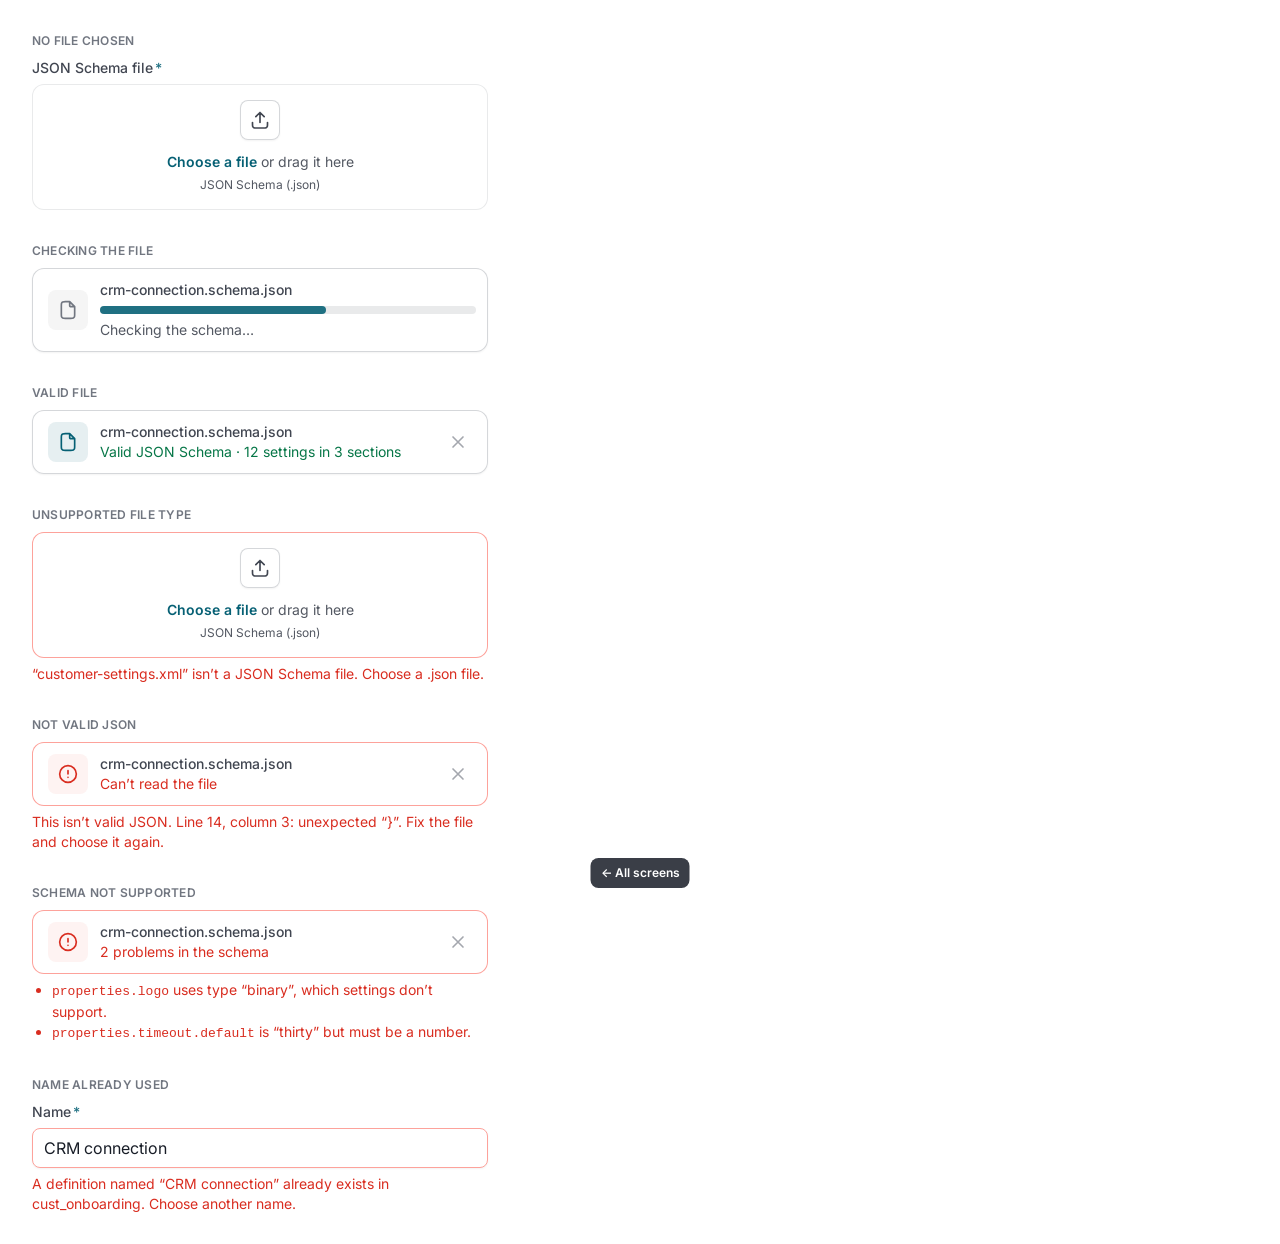
<file: import-file-states.html>
<!doctype html>
<html lang="en">
<head>
<meta charset="utf-8">
<meta name="viewport" content="width=device-width, initial-scale=1">
<title>Import file validation states</title>
<link rel="preconnect" href="https://fonts.googleapis.com">
<link href="https://fonts.googleapis.com/css2?family=Inter:opsz,wght@14..32,400..700&amp;display=swap" rel="stylesheet">
<style>
body{margin:0}
a{color:#066074}a:hover{color:#05495A}
.cap{margin:0 0 8px;font-size:12px;line-height:18px;font-weight:600;color:#717680;letter-spacing:0.02em;text-transform:uppercase}
.lbl{display:flex;gap:2px;margin-bottom:6px;font-size:14px;line-height:20px;font-weight:500;color:#414651}
.dz{display:flex;flex-direction:column;align-items:center;gap:12px;padding:16px 24px;border-radius:12px;background:#FFFFFF;box-shadow:inset 0 0 0 1px #E9EAEB;text-align:center}
.dz.err{box-shadow:inset 0 0 0 1px #FDA29B}
.up{width:40px;height:40px;display:flex;align-items:center;justify-content:center;border-radius:8px;color:#414651;box-shadow:inset 0 0 0 1px #D5D7DA,0 1px 2px rgba(10,13,18,0.05)}
.lnk{padding:0;border:0;background:transparent;font:inherit;font-size:14px;line-height:20px;font-weight:600;color:#066074;cursor:pointer}
.fi{display:flex;align-items:center;gap:12px;padding:12px 12px 12px 16px;border-radius:12px;background:#FFFFFF;box-shadow:inset 0 0 0 1px #D5D7DA,0 1px 2px rgba(10,13,18,0.05)}
.fi.err{box-shadow:inset 0 0 0 1px #FDA29B}
.fic{width:40px;height:40px;flex:none;display:flex;align-items:center;justify-content:center;border-radius:8px}
.fn{font-size:14px;line-height:20px;font-weight:500;color:#414651;overflow:hidden;text-overflow:ellipsis;white-space:nowrap}
.ib2{width:36px;height:36px;display:flex;align-items:center;justify-content:center;padding:0;border:0;border-radius:6px;background:transparent;color:#A4A7AE;cursor:pointer}
.ib2:hover{background:#F5F5F5;color:#717680}
.err-t{margin:6px 0 0;font-size:14px;line-height:20px;color:#D92D20}
.hint{margin:6px 0 0;font-size:14px;line-height:20px;color:#535862}
.fld{width:100%;height:40px;box-sizing:border-box;padding:7px 11px;border:1px solid #D5D7DA;border-radius:8px;background:#FFFFFF;font:inherit;font-size:16px;line-height:24px;color:#181D27;box-shadow:0 1px 2px rgba(10,13,18,0.05)}
</style>
<link rel="stylesheet" href="prototype.css">
<script src="prototype.js" defer></script>
</head>
<body data-screen="ref">
<a href="index.html" class="pt-home" style="position:fixed;left:50%;transform:translateX(-50%);bottom:12px;z-index:70;padding:6px 10px;border-radius:8px;background:#181D27;color:#fff;font:600 12px/18px Inter,system-ui,sans-serif;text-decoration:none;opacity:.85">← All screens</a>
<div style="width: 520px; box-sizing: border-box; padding: 32px; display: flex; flex-direction: column; gap: 32px; background: #FFFFFF; font-family: Inter, system-ui, sans-serif; font-size: 14px; line-height: 20px; color: #181D27">

<div>
<p class="cap">No file chosen</p>
<span class="lbl">JSON Schema file<span aria-hidden="true" style="color: #1F7082">*</span></span>
<div class="dz">
<div class="up"><svg width="20" height="20" viewBox="0 0 24 24" fill="none" stroke="currentColor" stroke-width="2" stroke-linecap="round" stroke-linejoin="round" aria-hidden="true"><path d="M21 15v1.8c0 1.68 0 2.52-.33 3.16a3 3 0 0 1-1.31 1.31C18.72 21.6 17.88 21.6 16.2 21.6H7.8c-1.68 0-2.52 0-3.16-.33a3 3 0 0 1-1.31-1.31C3 19.32 3 18.48 3 16.8V15M17 8l-5-5-5 5M12 3v12"></path></svg></div>
<div style="display: flex; flex-direction: column; gap: 4px"><span style="color: #535862"><button type="button" class="lnk">Choose a file</button> or drag it here</span><span style="font-size: 12px; line-height: 18px; color: #535862">JSON Schema (.json)</span></div>
</div>
</div>

<div>
<p class="cap">Checking the file</p>
<div class="fi">
<div class="fic" style="background: #F5F5F5; color: #717680"><svg width="20" height="20" viewBox="0 0 24 24" fill="none" stroke="currentColor" stroke-width="2" stroke-linecap="round" stroke-linejoin="round" aria-hidden="true"><path transform="translate(4 2)" d="M10 0.27L10 4.4C10 4.96 10 5.24 10.11 5.45C10.2 5.64 10.36 5.8 10.55 5.89C10.76 6 11.04 6 11.6 6L15.73 6M11.2 20L4.8 20C3.12 20 2.28 20 1.64 19.67C1.07 19.39 0.61 18.93 0.33 18.36C0 17.72 0 16.88 0 15.2L0 4.8C0 3.12 0 2.28 0.33 1.64C0.61 1.07 1.07 0.61 1.64 0.33C2.28 0 3.12 0 4.8 0L10 0L16 6L16 15.2C16 16.88 16 17.72 15.67 18.36C15.39 18.93 14.93 19.39 14.36 19.67C13.72 20 12.88 20 11.2 20Z"></path></svg></div>
<div style="flex: 1; min-width: 0; display: flex; flex-direction: column; gap: 6px">
<span class="fn">crm-connection.schema.json</span>
<div role="progressbar" aria-label="Checking file" aria-valuenow="60" aria-valuemin="0" aria-valuemax="100" style="height: 8px; border-radius: 9999px; background: #E9EAEB"><div style="width: 60%; height: 8px; border-radius: 9999px; background: #1F7082"></div></div>
<span style="color: #535862">Checking the schema…</span>
</div>
</div>
</div>

<div>
<p class="cap">Valid file</p>
<div class="fi">
<div class="fic" style="background: #E6EFF1; color: #066074"><svg width="20" height="20" viewBox="0 0 24 24" fill="none" stroke="currentColor" stroke-width="2" stroke-linecap="round" stroke-linejoin="round" aria-hidden="true"><path transform="translate(4 2)" d="M10 0.27L10 4.4C10 4.96 10 5.24 10.11 5.45C10.2 5.64 10.36 5.8 10.55 5.89C10.76 6 11.04 6 11.6 6L15.73 6M11.2 20L4.8 20C3.12 20 2.28 20 1.64 19.67C1.07 19.39 0.61 18.93 0.33 18.36C0 17.72 0 16.88 0 15.2L0 4.8C0 3.12 0 2.28 0.33 1.64C0.61 1.07 1.07 0.61 1.64 0.33C2.28 0 3.12 0 4.8 0L10 0L16 6L16 15.2C16 16.88 16 17.72 15.67 18.36C15.39 18.93 14.93 19.39 14.36 19.67C13.72 20 12.88 20 11.2 20Z"></path></svg></div>
<div style="flex: 1; min-width: 0; display: flex; flex-direction: column"><span class="fn">crm-connection.schema.json</span><span style="display: inline-flex; align-items: center; gap: 4px; color: #067647">Valid JSON Schema · 12 settings in 3 sections</span></div>
<button type="button" class="ib2" aria-label="Remove file"><svg width="20" height="20" viewBox="0 0 24 24" fill="none" stroke="currentColor" stroke-width="2" stroke-linecap="round" stroke-linejoin="round" aria-hidden="true"><path d="M18 6L6 18M6 6l12 12"></path></svg></button>
</div>
</div>

<div>
<p class="cap">Unsupported file type</p>
<div class="dz err">
<div class="up"><svg width="20" height="20" viewBox="0 0 24 24" fill="none" stroke="currentColor" stroke-width="2" stroke-linecap="round" stroke-linejoin="round" aria-hidden="true"><path d="M21 15v1.8c0 1.68 0 2.52-.33 3.16a3 3 0 0 1-1.31 1.31C18.72 21.6 17.88 21.6 16.2 21.6H7.8c-1.68 0-2.52 0-3.16-.33a3 3 0 0 1-1.31-1.31C3 19.32 3 18.48 3 16.8V15M17 8l-5-5-5 5M12 3v12"></path></svg></div>
<div style="display: flex; flex-direction: column; gap: 4px"><span style="color: #535862"><button type="button" class="lnk">Choose a file</button> or drag it here</span><span style="font-size: 12px; line-height: 18px; color: #535862">JSON Schema (.json)</span></div>
</div>
<p class="err-t">“customer-settings.xml” isn’t a JSON Schema file. Choose a .json file.</p>
</div>

<div>
<p class="cap">Not valid JSON</p>
<div class="fi err">
<div class="fic" style="background: #FEF3F2; color: #D92D20"><svg width="20" height="20" viewBox="0 0 24 24" fill="none" stroke="currentColor" stroke-width="2" stroke-linecap="round" stroke-linejoin="round" aria-hidden="true"><path d="M12 8v4M12 16h.01M22 12c0 5.52-4.48 10-10 10S2 17.52 2 12 6.48 2 12 2s10 4.48 10 10Z"></path></svg></div>
<div style="flex: 1; min-width: 0; display: flex; flex-direction: column"><span class="fn">crm-connection.schema.json</span><span style="color: #D92D20">Can’t read the file</span></div>
<button type="button" class="ib2" aria-label="Remove file"><svg width="20" height="20" viewBox="0 0 24 24" fill="none" stroke="currentColor" stroke-width="2" stroke-linecap="round" stroke-linejoin="round" aria-hidden="true"><path d="M18 6L6 18M6 6l12 12"></path></svg></button>
</div>
<p class="err-t">This isn’t valid JSON. Line 14, column 3: unexpected “}”. Fix the file and choose it again.</p>
</div>

<div>
<p class="cap">Schema not supported</p>
<div class="fi err">
<div class="fic" style="background: #FEF3F2; color: #D92D20"><svg width="20" height="20" viewBox="0 0 24 24" fill="none" stroke="currentColor" stroke-width="2" stroke-linecap="round" stroke-linejoin="round" aria-hidden="true"><path d="M12 8v4M12 16h.01M22 12c0 5.52-4.48 10-10 10S2 17.52 2 12 6.48 2 12 2s10 4.48 10 10Z"></path></svg></div>
<div style="flex: 1; min-width: 0; display: flex; flex-direction: column"><span class="fn">crm-connection.schema.json</span><span style="color: #D92D20">2 problems in the schema</span></div>
<button type="button" class="ib2" aria-label="Remove file"><svg width="20" height="20" viewBox="0 0 24 24" fill="none" stroke="currentColor" stroke-width="2" stroke-linecap="round" stroke-linejoin="round" aria-hidden="true"><path d="M18 6L6 18M6 6l12 12"></path></svg></button>
</div>
<ul style="margin: 6px 0 0; padding-left: 20px; color: #D92D20">
<li><code style="font-family: ui-monospace, monospace; font-size: 13px">properties.logo</code> uses type “binary”, which settings don’t support.</li>
<li><code style="font-family: ui-monospace, monospace; font-size: 13px">properties.timeout.default</code> is “thirty” but must be a number.</li>
</ul>
</div>

<div>
<p class="cap">Name already used</p>
<label for="fs-name" class="lbl">Name<span aria-hidden="true" style="color: #1F7082">*</span></label>
<input id="fs-name" class="fld" aria-invalid="true" aria-describedby="fs-name-e" value="CRM connection" style="border-color: #FDA29B">
<p id="fs-name-e" class="err-t">A definition named “CRM connection” already exists in cust_onboarding. Choose another name.</p>
</div>

</div>
</body>
</html>
</file>
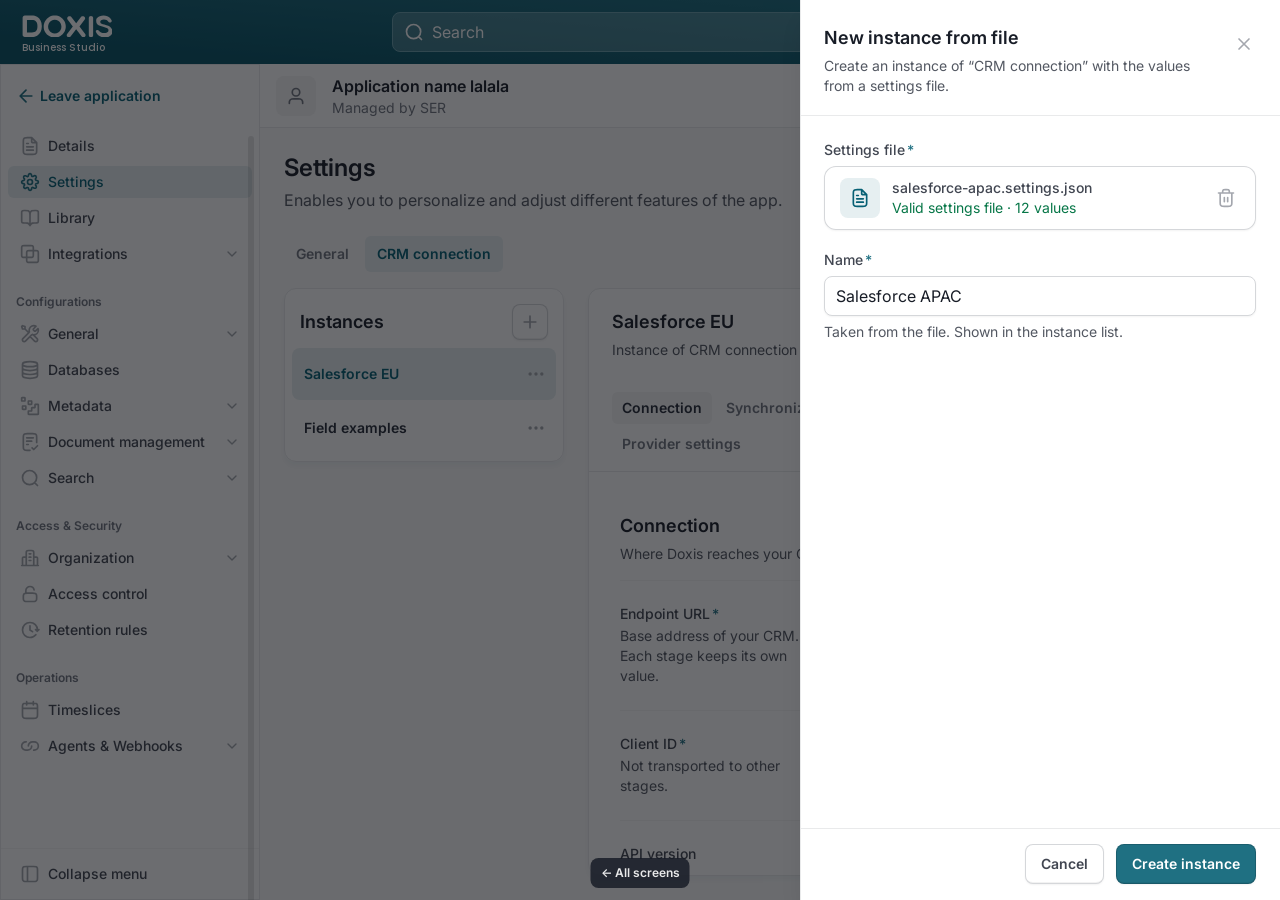
<file: new-instance-from-file.html>
<!doctype html>
<html lang="en">
<head>
<meta charset="utf-8">
<meta name="viewport" content="width=device-width, initial-scale=1">
<title>New instance from file</title>
<link rel="preconnect" href="https://fonts.googleapis.com">
<link href="https://fonts.googleapis.com/css2?family=Inter:opsz,wght@14..32,400..700&amp;family=Poppins:wght@500&amp;display=swap" rel="stylesheet">
<style>
body{margin:0;background:#FAFAFA}
a{color:#066074}a:hover{color:#05495A}
.ic{display:block;flex:none}
.hb{width:40px;height:36px;display:flex;align-items:center;justify-content:center;border:0;border-radius:6px;background:transparent;color:#FFFFFF;cursor:pointer;padding:0}
.hb:hover{background:rgba(255,255,255,0.12)}
.srch::placeholder{color:#FFFFFF;opacity:1}
.ng{display:flex;flex-direction:column}
.ni{display:flex;align-items:center;gap:12px;height:32px;margin:2px 0;box-sizing:border-box;padding:0 12px;border-radius:6px;background:#FFFFFF;color:#414651;text-decoration:none;font-size:14px;line-height:20px;font-weight:500}
.ni .ti{flex:1;display:flex;align-items:center;gap:8px;min-width:0}
.ni .ti svg{color:#A4A7AE}
.ni .cv{color:#A4A7AE}
.ni:hover{background:#FAFAFA;color:#252B37}
.ni.cur,.ni.cur:hover{background:#E6EFF1;color:#066074}
.ni.cur .ti svg{color:#1F7082}
.nh{height:28px;box-sizing:border-box;padding:5px 8px;font-size:12px;line-height:18px;font-weight:600;color:#717680}
.tab-unused{height:36px;padding:0 12px;border:0;border-radius:6px;background:transparent;font:inherit;font-size:14px;line-height:20px;font-weight:600;color:#717680;cursor:pointer}
.tab:hover{background:#FAFAFA;color:#535862}
.tab.on,.tab.on:hover{background:#E6EFF1;color:#066074}
.fld{width:100%;box-sizing:border-box;border:1px solid #D5D7DA;border-radius:8px;background:#FFFFFF;font:inherit;font-size:16px;line-height:24px;color:#181D27;box-shadow:0 1px 2px rgba(10,13,18,0.05);margin:0}
.fld:focus{outline:none;border-color:#1F7082;box-shadow:0 0 0 4px rgba(31,112,130,0.18)}
.ql{display:flex;align-items:center;gap:16px;height:72px;box-sizing:border-box;padding:16px 8px 16px 16px;box-shadow:inset 0 -1px 0 #E9EAEB;text-decoration:none;color:inherit}
.ql:last-child{box-shadow:none;border-radius:8px}
.ql:hover{background:#FAFAFA}
@media (max-width: 860px){.nav{flex-basis:100% !important}.tri{display:none !important}}
.lbl{display:flex;gap:2px;font-size:14px;line-height:20px;font-weight:500;color:#414651}
.hint{margin:0;font-size:14px;line-height:20px;color:#535862}
.bdg{display:inline-flex;align-items:center;height:22px;box-sizing:border-box;padding:2px 8px;border-radius:9999px;font-size:12px;line-height:18px;font-weight:500;white-space:nowrap}
.fg{display:flex;flex-direction:column;gap:6px}
.tab{height:36px;padding:0 12px;border:0;border-radius:6px;background:transparent;font:inherit;font-size:14px;line-height:20px;font-weight:600;color:#717680;cursor:pointer}
.tab:hover{background:#FAFAFA;color:#535862}
.tab.on,.tab.on:hover{background:#E6EFF1;color:#066074}
.ins{display:flex;align-items:center;gap:8px;height:44px;box-sizing:border-box;padding:0 4px 0 12px;border-radius:6px;color:#414651;font-size:14px;line-height:20px;font-weight:500}
.ins:hover{background:#FAFAFA}
.ins.on,.ins.on:hover{background:#E6EFF1;color:#066074;font-weight:600}
.ins>button.nm{flex:1;min-width:0;height:100%;padding:0;border:0;background:transparent;font:inherit;color:inherit;text-align:left;cursor:pointer}
.ib2{width:32px;height:32px;display:flex;align-items:center;justify-content:center;padding:0;border:0;border-radius:6px;background:transparent;color:#A4A7AE;cursor:pointer}
.ib2:hover{background:#F5F5F5;color:#717680}
.sel{position:relative;display:flex;align-items:center}
.sel select{appearance:none;-webkit-appearance:none;cursor:pointer;padding-right:40px !important}
.sel svg{position:absolute;right:14px;color:#A4A7AE;pointer-events:none}
.chip{display:inline-flex;align-items:center;gap:3px;height:24px;box-sizing:border-box;padding:2px 4px 2px 9px;border-radius:6px;background:#FFFFFF;box-shadow:inset 0 0 0 1px #D5D7DA;font-size:14px;line-height:20px;font-weight:500;color:#414651}
.chip button{width:16px;height:16px;display:flex;align-items:center;justify-content:center;padding:0;border:0;border-radius:3px;background:transparent;color:#A4A7AE;cursor:pointer}
.tgl{position:relative;flex:none;width:36px;height:20px;padding:2px;box-sizing:border-box;border:0;border-radius:9999px;background:#1F7082;cursor:pointer}
.tgl span{display:block;width:16px;height:16px;margin-left:16px;border-radius:9999px;background:#FFFFFF;box-shadow:0 1px 3px rgba(10,13,18,0.1),0 1px 2px rgba(10,13,18,0.06)}
.lnk{padding:0;border:0;background:transparent;font:inherit;font-size:14px;line-height:20px;font-weight:600;color:#066074;cursor:pointer;display:inline-flex;align-items:center;gap:4px}
.ro{background:#FAFAFA !important;color:#717680 !important;box-shadow:none !important}
.sec{display:flex;flex-direction:column;gap:20px;padding:32px 0;box-shadow:inset 0 -1px 0 #E9EAEB}
.sec:last-child{box-shadow:none}
.sh{display:flex;flex-direction:column;gap:2px}
.sh h3{margin:0;font-size:16px;line-height:24px;font-weight:600;color:#181D27}
.sh p{margin:0;font-size:14px;line-height:20px;color:#535862}
.sbtn{height:36px;box-sizing:border-box;display:inline-flex;align-items:center;gap:4px;padding:0 12px;border:0;border-radius:8px;background:#FFFFFF;font:inherit;font-size:14px;line-height:20px;font-weight:600;color:#414651;text-decoration:none;white-space:nowrap;cursor:pointer;box-shadow:inset 0 0 0 1px #D5D7DA,0 1px 2px rgba(10,13,18,0.05),inset 0 -2px 0 rgba(10,13,18,0.05)}
.sbtn:hover{background:#FAFAFA;color:#252B37}
.scr::-webkit-scrollbar{width:14px}
.scr::-webkit-scrollbar-track{background:transparent;margin:8px 0}
.scr::-webkit-scrollbar-thumb{background:#D5D7DA;border-radius:9999px;border:4px solid #FFFFFF;min-height:48px}
.scr::-webkit-scrollbar-thumb:hover{background:#A4A7AE}
@supports (-moz-appearance:none){.scr{scrollbar-width:thin;scrollbar-color:#D5D7DA transparent}}
.ws-nav{position:sticky;top:0;z-index:2;display:flex;flex-wrap:wrap;align-items:center;gap:8px 16px;margin:0 1px;padding:12px 23px;background:#FFFFFF;box-shadow:inset 0 -1px 0 #E9EAEB}
.anc{display:flex;gap:4px;flex:1;min-width:240px;flex-wrap:wrap}
.anc a{height:32px;box-sizing:border-box;display:inline-flex;align-items:center;padding:0 10px;border-radius:6px;font-size:14px;line-height:20px;font-weight:600;color:#717680;text-decoration:none}
.anc a:hover{background:#FAFAFA;color:#535862}
.anc a.on{background:#F5F5F5;color:#252B37}
.srch2{position:relative;display:flex;align-items:center;width:240px}
.srch2 svg{position:absolute;left:12px;color:#A4A7AE;pointer-events:none}
.srch2 input{padding-left:39px !important}
.secv{margin:0 32px;padding:40px 0 16px;scroll-margin-top:72px}
.secv+.secv{box-shadow:inset 0 1px 0 #D5D7DA}
.secv>h3{margin:0;font-size:18px;line-height:28px;font-weight:600;color:#181D27}
.secv>p{margin:4px 0 0;font-size:14px;line-height:20px;color:#535862}
.rows{margin:16px 0 0;padding:0;display:flex;flex-direction:column}
.row{display:grid;grid-template-columns:minmax(0,1fr) minmax(0,2fr);gap:8px 48px;padding:24px 0;box-shadow:inset 0 1px 0 #F5F5F5}
.rl{display:flex;gap:2px;font-size:14px;line-height:20px;font-weight:500;color:#414651}
.rd{margin:2px 0 0;font-size:14px;line-height:20px;color:#535862}
.rc{display:flex;flex-direction:column;gap:8px;max-width:720px;min-width:0}
.chg{display:inline-flex;align-items:center;gap:6px;height:22px;padding:0 8px;border-radius:9999px;background:#E6EFF1;font-size:12px;line-height:18px;font-weight:500;color:#066074}
.dot{width:6px;height:6px;border-radius:9999px;background:#1F7082}
.row.err .fld{border-color:#FDA29B}
.et{margin:0;font-size:14px;line-height:20px;color:#D92D20}
.meta{margin:0;font-size:14px;line-height:20px;color:#535862;display:flex;gap:12px;align-items:center;flex-wrap:wrap}
.ro-v{display:flex;align-items:center;gap:8px;min-height:40px;font-size:16px;line-height:24px;color:#414651}
.ro-v svg{color:#A4A7AE}
.ins2{display:flex;align-items:center;gap:8px;min-height:52px;box-sizing:border-box;padding:6px 4px 6px 12px;border-radius:8px;color:#414651}
.ins2:hover{background:#FAFAFA}
.ins2.on,.ins2.on:hover{background:#E6EFF1}
.ins2 .nm2{flex:1;min-width:0;display:flex;flex-direction:column;padding:0;border:0;background:transparent;font:inherit;text-align:left;cursor:pointer;color:inherit}
.ins2 .t1{font-size:14px;line-height:20px;font-weight:600;color:#252B37}
.ins2.on .t1{color:#066074}
.ins2 .t2{font-size:12px;line-height:18px;color:#717680}
.savebar{position:sticky;bottom:16px;z-index:3;margin:0 24px;display:flex;flex-wrap:wrap;align-items:center;gap:12px 16px;padding:12px 12px 12px 20px;border-radius:12px;background:#FFFFFF;box-shadow:inset 0 0 0 1px #E9EAEB,0 12px 16px -4px rgba(10,13,18,0.08),0 4px 6px -2px rgba(10,13,18,0.03)}
.pbtn{height:40px;box-sizing:border-box;display:inline-flex;align-items:center;justify-content:center;gap:4px;padding:0 16px;border:0;border-radius:8px;background:#1F7082;font:inherit;font-size:14px;line-height:20px;font-weight:600;color:#FFFFFF;cursor:pointer;box-shadow:0 1px 2px rgba(10,13,18,0.05),inset 0 -2px 0 rgba(10,13,18,0.05),inset 0 0 0 1px rgba(10,13,18,0.18)}
.pbtn:hover{background:#155C6E}
.gbtn{height:40px;padding:0 14px;border:0;border-radius:8px;background:transparent;font:inherit;font-size:14px;line-height:20px;font-weight:600;color:#535862;cursor:pointer}
.gbtn:hover{background:#F5F5F5}
.undo{align-self:flex-start;display:inline-flex;align-items:center;gap:4px;padding:0;border:0;background:transparent;font:inherit;font-size:14px;line-height:20px;font-weight:600;color:#535862;cursor:pointer}
.undo:hover{color:#252B37}
@media (max-width: 860px){.row{grid-template-columns:minmax(0,1fr)}}
.mo{position:absolute;z-index:20;min-width:240px;box-sizing:border-box;padding:4px 0;border-radius:8px;background:#FFFFFF;box-shadow:inset 0 0 0 1px #E9EAEB,0 12px 16px -4px rgba(10,13,18,0.08),0 4px 6px -2px rgba(10,13,18,0.03)}
.moi{width:100%;display:flex;align-items:center;gap:12px;padding:10px 16px;border:0;background:transparent;font:inherit;font-size:14px;line-height:20px;font-weight:500;color:#414651;text-align:left;white-space:nowrap;cursor:pointer}
.moi:hover{background:#FAFAFA;color:#252B37}
.moi svg{color:#A4A7AE}
.dbtn{width:36px;height:36px;box-sizing:border-box;display:inline-flex;align-items:center;justify-content:center;padding:0;border:0;border-radius:8px;background:#FFFFFF;color:#B42318;cursor:pointer;box-shadow:inset 0 0 0 1px #FDA29B,0 1px 2px rgba(10,13,18,0.05),inset 0 -2px 0 rgba(10,13,18,0.05)}
.dbtn:hover{background:#FEF3F2;color:#912018}
.pbtn{height:40px;box-sizing:border-box;display:inline-flex;align-items:center;justify-content:center;gap:4px;padding:0 16px;border:0;border-radius:8px;background:#1F7082;font:inherit;font-size:14px;line-height:20px;font-weight:600;color:#FFFFFF;cursor:pointer;box-shadow:0 1px 2px rgba(10,13,18,0.05),inset 0 -2px 0 rgba(10,13,18,0.05),inset 0 0 0 1px rgba(10,13,18,0.18)}
.pbtn:hover{background:#155C6E}
.tgl.off{background:#F5F5F5}
.tgl.off span{margin-left:0}
.trow{display:flex;align-items:flex-start;gap:12px}
.trow .tl{font-size:14px;line-height:20px;font-weight:500;color:#414651}
</style>
<link rel="stylesheet" href="prototype.css">
<script src="prototype.js" defer></script>
</head>
<body data-screen="newfile">
<a href="index.html" class="pt-home" style="position:fixed;left:50%;transform:translateX(-50%);bottom:12px;z-index:70;padding:6px 10px;border-radius:8px;background:#181D27;color:#fff;font:600 12px/18px Inter,system-ui,sans-serif;text-decoration:none;opacity:.85">← All screens</a>
<div style="height: 100vh; overflow: hidden; display: flex; flex-direction: column; background: #FAFAFA; font-family: Inter, system-ui, sans-serif; font-size: 14px; line-height: 20px; color: #181D27">

<header style="height: 64px; flex: none; display: grid; grid-template-columns: minmax(134px, 1fr) minmax(0, 496px) minmax(134px, 1fr); align-items: center; column-gap: 16px; padding: 0 22px; background: linear-gradient(5deg, #075365 15.8%, #1F7082 82.5%); color: #FFFFFF">
<a href="#" aria-label="Doxis Business Studio home" style="display: block; width: 104px; height: 34px; color: #FFFFFF; text-decoration: none">
<svg class="ic" width="90" height="22" viewBox="0 0 90 22" fill="currentColor" aria-hidden="true"><path transform="translate(0.605 0.532)" d="M14.473 1.301C12.988 0.439 11.24 0 9.282 0L2.176 0C1.551 0 1.024 0.221 0.615 0.657C0.208 1.088 0 1.634 0 2.275L0 19.158C0 19.823 0.208 20.374 0.617 20.794C1.027 21.217 1.564 21.433 2.211 21.433L9.317 21.433C11.299 21.433 13.05 20.995 14.523 20.132C15.997 19.268 17.155 18.059 17.964 16.538C18.77 15.021 19.18 13.247 19.18 11.262L19.18 10.151C19.18 8.17 18.766 6.403 17.951 4.896C17.135 3.384 15.965 2.17 14.473 1.301ZM14.806 10.123L14.806 11.247C14.806 13.069 14.329 14.487 13.389 15.462C12.45 16.432 11.093 16.924 9.355 16.924L4.374 16.924L4.374 4.507L9.355 4.507C11.093 4.507 12.45 4.999 13.389 5.97C14.329 6.94 14.806 8.346 14.806 10.123Z" fill-rule="nonzero"></path><path transform="translate(21.685 0.592)" d="M16.719 1.464C15.072 0.493 13.181 0 11.098 0C9.015 0 7.122 0.493 5.461 1.466C3.802 2.439 2.476 3.792 1.517 5.488C0.51 7.191 0 9.06 0 11.043C0 13.024 0.51 14.892 1.517 16.594C2.5 18.243 3.828 19.564 5.463 20.518C7.124 21.49 9.015 21.982 11.098 21.982C13.178 21.982 15.069 21.49 16.719 20.517C18.367 19.546 19.689 18.205 20.649 16.531C21.608 14.86 22.096 13.007 22.096 11.022C22.096 9.04 21.608 7.177 20.646 5.488C19.687 3.794 18.367 2.442 16.719 1.464ZM17.719 11.038C17.719 12.274 17.429 13.426 16.856 14.457C16.284 15.487 15.494 16.312 14.507 16.913C13.524 17.512 12.383 17.817 11.12 17.817C9.832 17.817 8.672 17.513 7.674 16.913C6.677 16.315 5.874 15.49 5.293 14.458C4.708 13.426 4.411 12.274 4.411 11.038C4.411 9.776 4.708 8.62 5.293 7.602C5.874 6.583 6.676 5.758 7.677 5.149C8.674 4.543 9.833 4.236 11.12 4.236C12.383 4.236 13.524 4.543 14.512 5.15C15.495 5.759 16.284 6.584 16.854 7.603C17.428 8.624 17.719 9.78 17.719 11.038Z" fill-rule="nonzero"></path><path transform="translate(66.795 0.977)" d="M2.159 0C1.548 0 1.021 0.212 0.593 0.629C0.2 1.022 0 1.525 0 2.124L0 19.284C0 19.889 0.2 20.398 0.598 20.799C1.016 21.218 1.546 21.432 2.159 21.432C2.802 21.432 3.341 21.216 3.756 20.791C4.141 20.396 4.338 19.889 4.338 19.284L4.338 2.124C4.338 1.523 4.139 1.022 3.743 0.624C3.33 0.21 2.795 0 2.159 0Z" fill-rule="nonzero"></path><path transform="translate(74.196 0.532)" d="M14.524 12.082C13.952 11.374 13.137 10.776 12.093 10.304C11.079 9.849 9.736 9.402 8.098 8.976C7.009 8.718 6.152 8.454 5.555 8.191C4.988 7.94 4.592 7.664 4.375 7.37C4.169 7.087 4.065 6.725 4.065 6.296C4.065 5.586 4.358 5.045 4.958 4.643C5.587 4.221 6.535 4.007 7.775 4.007C8.746 4.007 9.62 4.193 10.373 4.559C11.13 4.927 11.67 5.411 12.025 6.04C12.201 6.343 12.442 6.581 12.745 6.744C13.04 6.904 13.383 6.985 13.767 6.985C13.928 6.985 14.141 6.954 14.415 6.888C14.95 6.731 15.296 6.444 15.444 6.035C15.586 5.645 15.601 5.27 15.488 4.921C15.115 3.947 14.562 3.088 13.844 2.37C13.12 1.646 12.208 1.07 11.135 0.656C10.064 0.22 8.765 0 7.276 0C5.986 0 4.736 0.217 3.564 0.646C2.379 1.081 1.399 1.75 0.651 2.636C0.123 3.268 -0.012 4.048 -0.012 5.248C-0.012 6.448 0.18 7.329 0.581 8.004C0.975 8.668 1.582 9.233 2.385 9.684C3.156 10.118 4.124 10.493 5.264 10.799C6.38 11.112 7.425 11.405 8.399 11.679C9.376 11.953 10.162 12.249 10.737 12.558C11.273 12.849 11.666 13.193 11.906 13.583C12.137 13.959 12.255 14.387 12.255 14.857C12.255 15.336 12.089 15.791 11.762 16.207C11.43 16.629 10.94 16.963 10.306 17.199C9.646 17.443 8.865 17.567 7.985 17.567C6.838 17.567 5.8 17.369 4.898 16.976C4.008 16.589 3.344 16.075 2.927 15.448C2.674 15.07 2.36 14.789 1.993 14.613C1.618 14.434 1.228 14.391 0.83 14.488C0.278 14.613 -0.082 14.884 -0.237 15.293C-0.383 15.674 -0.39 16.053 -0.256 16.42C0.208 17.554 0.886 18.538 1.759 19.344C2.633 20.15 3.676 20.774 4.857 21.199C6.033 21.621 7.304 21.836 8.634 21.836C10.069 21.836 11.384 21.596 12.542 21.122C13.716 20.643 14.651 19.925 15.321 18.99C15.994 18.051 16.336 16.889 16.336 15.535C16.336 14.191 15.729 13.563 14.524 12.082Z" fill-rule="nonzero"></path><path transform="translate(44.485 0.902)" d="M18.709 18.104L13.008 10.613L18.247 3.629C18.542 3.251 18.668 2.808 18.626 2.31C18.587 1.837 18.408 1.403 18.104 1.026C17.807 0.648 17.402 0.401 16.903 0.288C16.406 0.183 15.903 0.231 15.406 0.441C14.876 0.664 14.427 1.045 14.073 1.571L9.687 7.453L5.235 1.565C4.882 1.041 4.433 0.662 3.906 0.442C3.418 0.233 2.931 0.183 2.439 0.288C1.939 0.402 1.536 0.649 1.234 1.026C0.935 1.402 0.757 1.836 0.713 2.317C0.672 2.808 0.798 3.25 1.093 3.628L6.334 10.613L0.633 18.104C0.336 18.479 0.199 18.926 0.221 19.432C0.247 19.928 0.42 20.36 0.738 20.718C1.06 21.077 1.464 21.307 1.944 21.399C2.083 21.426 2.222 21.44 2.359 21.44C2.738 21.44 3.103 21.338 3.447 21.135C3.896 20.874 4.315 20.474 4.69 19.948L9.671 13.427L14.651 19.948C15.027 20.474 15.445 20.874 15.893 21.135C16.237 21.338 16.602 21.44 16.982 21.44C17.119 21.44 17.258 21.427 17.395 21.399C17.875 21.307 18.282 21.077 18.602 20.718C18.92 20.36 19.093 19.928 19.12 19.432C19.143 18.928 19.005 18.479 18.709 18.104Z" fill-rule="nonzero"></path></svg>
<span style="display: block; height: 7px; margin-top: 5.04px; font-family: Poppins, sans-serif; font-size: 10px; line-height: 12px; font-weight: 500; white-space: nowrap">Business Studio</span>
</a>
<label style="height: 40px; box-sizing: border-box; display: flex; align-items: center; gap: 8px; padding: 0 11px; border: 1px solid #6AA0AC; border-radius: 8px; background: rgba(255,255,255,0.2); cursor: text">
<svg class="ic" width="20" height="20" viewBox="0 0 24 24" fill="none" stroke="currentColor" stroke-width="2" stroke-linecap="round" stroke-linejoin="round" aria-hidden="true"><path transform="translate(3 3)" d="M18 18L14.5 14.5M17 8.5C17 13.19 13.19 17 8.5 17C3.81 17 0 13.19 0 8.5C0 3.81 3.81 0 8.5 0C13.19 0 17 3.81 17 8.5Z"></path></svg>
<input class="srch" type="search" placeholder="Search" aria-label="Search" style="flex: 1; min-width: 0; height: 24px; padding: 0; border: 0; outline: none; background: transparent; color: #FFFFFF; font: inherit; font-size: 16px; line-height: 24px">
</label>
<div style="display: flex; justify-content: flex-end; align-items: center; gap: 12px">
<div style="display: flex; gap: 2px">
<button class="hb" aria-label="Notifications"><svg class="ic" width="20" height="20" viewBox="0 0 24 24" fill="none" stroke="currentColor" stroke-width="2" stroke-linecap="round" stroke-linejoin="round" aria-hidden="true"><path transform="translate(3.26 2)" d="M11.38 19C10.68 19.62 9.75 20 8.74 20C7.72 20 6.8 19.62 6.09 19M14.74 6C14.74 4.41 14.11 2.88 12.98 1.76C11.86 0.63 10.33 0 8.74 0C7.15 0 5.62 0.63 4.5 1.76C3.37 2.88 2.74 4.41 2.74 6C2.74 9.09 1.96 11.21 1.09 12.61C0.35 13.79 -0.01 14.38 0 14.54C0.02 14.72 0.05 14.79 0.2 14.9C0.33 15 0.93 15 2.13 15L15.35 15C16.55 15 17.14 15 17.28 14.9C17.42 14.79 17.46 14.72 17.48 14.54C17.49 14.38 17.12 13.79 16.39 12.61C15.52 11.21 14.74 9.09 14.74 6Z"></path></svg></button>
<button class="hb" aria-label="Help"><svg class="ic" width="20" height="20" viewBox="0 0 24 24" fill="none" stroke="currentColor" stroke-width="2" stroke-linecap="round" stroke-linejoin="round" aria-hidden="true"><path transform="translate(2 2)" d="M7.09 7C7.33 6.33 7.79 5.77 8.4 5.41C9.01 5.05 9.73 4.92 10.43 5.04C11.13 5.16 11.76 5.52 12.22 6.06C12.67 6.61 12.92 7.29 12.92 8C12.92 10 9.92 11 9.92 11M10 15L10.01 15M20 10C20 15.52 15.52 20 10 20C4.48 20 0 15.52 0 10C0 4.48 4.48 0 10 0C15.52 0 20 4.48 20 10Z"></path></svg></button>
</div>
<button aria-label="Account menu" style="width: 40px; height: 40px; padding: 0; border: 0; border-radius: 9999px; background: transparent; cursor: pointer"><img src="avatar.jpg" alt="" style="display: block; width: 40px; height: 40px; border-radius: 9999px; object-fit: cover; outline: 1px solid rgba(0,0,0,0.08); outline-offset: -1px"></button>
</div>
</header>

<div style="flex: 1; min-height: 0; display: flex; align-items: stretch">

<nav class="nav" aria-label="Application" style="flex: 0 0 260px; min-height: 0; overflow-y: auto; box-sizing: border-box; position: relative; display: flex; flex-direction: column; background: #FFFFFF; outline: 1px solid #E9EAEB; outline-offset: -1px">
<div style="height: 64px; box-sizing: border-box; padding: 22px 16px">
<a href="#" style="display: inline-flex; align-items: center; gap: 4px; font-size: 14px; line-height: 20px; font-weight: 600; color: #066074; text-decoration: none"><svg class="ic" style="color: #1F7082" width="20" height="20" viewBox="0 0 24 24" fill="none" stroke="currentColor" stroke-width="2" stroke-linecap="round" stroke-linejoin="round" aria-hidden="true"><path transform="translate(5 5)" d="M14 7L0 7L7 14M0 7L7 0"></path></svg>Leave application</a>
</div>

<div class="ng" style="padding: 0 8px 8px">
<a class="ni" href="#"><span class="ti"><svg class="ic" width="20" height="20" viewBox="0 0 24 24" fill="none" stroke="currentColor" stroke-width="2" stroke-linecap="round" stroke-linejoin="round" aria-hidden="true"><path transform="translate(4 2)" d="M10 0.27L10 4.4C10 4.96 10 5.24 10.11 5.45C10.2 5.64 10.36 5.8 10.55 5.89C10.76 6 11.04 6 11.6 6L15.73 6M12 11L4 11M12 15L4 15M6 7L4 7M11.2 20L4.8 20C3.12 20 2.28 20 1.64 19.67C1.07 19.39 0.61 18.93 0.33 18.36C0 17.72 0 16.88 0 15.2L0 4.8C0 3.12 0 2.28 0.33 1.64C0.61 1.07 1.07 0.61 1.64 0.33C2.28 0 3.12 0 4.8 0L10 0L16 6L16 15.2C16 16.88 16 17.72 15.67 18.36C15.39 18.93 14.93 19.39 14.36 19.67C13.72 20 12.88 20 11.2 20Z"></path></svg>Details</span></a>
<a class="ni cur" href="settings.html" aria-current="page"><span class="ti"><svg class="ic" width="20" height="20" viewBox="0 0 24 24" fill="none" stroke="currentColor" stroke-width="2" stroke-linecap="round" stroke-linejoin="round" aria-hidden="true"><path transform="translate(2 2)" d="M13 10C13 11.66 11.66 13 10 13C8.34 13 7 11.66 7 10C7 8.34 8.34 7 10 7C11.66 7 13 8.34 13 10ZM16.73 12.73C16.61 13 16.57 13.31 16.62 13.6C16.68 13.9 16.82 14.17 17.03 14.38L17.08 14.44C17.25 14.61 17.38 14.81 17.48 15.03C17.57 15.25 17.62 15.48 17.62 15.72C17.62 15.96 17.57 16.2 17.48 16.42C17.38 16.64 17.25 16.84 17.08 17.01C16.91 17.18 16.71 17.31 16.49 17.4C16.27 17.5 16.03 17.54 15.8 17.54C15.56 17.54 15.32 17.5 15.1 17.4C14.88 17.31 14.68 17.18 14.51 17.01L14.45 16.95C14.24 16.74 13.97 16.6 13.67 16.55C13.38 16.5 13.07 16.53 12.8 16.65C12.53 16.77 12.3 16.96 12.14 17.21C11.98 17.45 11.89 17.73 11.89 18.03L11.89 18.18C11.89 18.66 11.7 19.13 11.36 19.47C11.02 19.81 10.55 20 10.07 20C9.59 20 9.13 19.81 8.79 19.47C8.45 19.13 8.25 18.66 8.25 18.18L8.25 18.1C8.25 17.8 8.15 17.51 7.98 17.26C7.8 17.02 7.56 16.83 7.27 16.73C7 16.61 6.69 16.57 6.4 16.62C6.1 16.68 5.83 16.82 5.62 17.03L5.56 17.08C5.39 17.25 5.19 17.38 4.97 17.48C4.75 17.57 4.52 17.62 4.28 17.62C4.04 17.62 3.8 17.57 3.58 17.48C3.36 17.38 3.16 17.25 2.99 17.08C2.82 16.91 2.69 16.71 2.6 16.49C2.5 16.27 2.46 16.03 2.46 15.8C2.46 15.56 2.5 15.32 2.6 15.1C2.69 14.88 2.82 14.68 2.99 14.51L3.05 14.45C3.26 14.24 3.4 13.97 3.45 13.67C3.5 13.38 3.47 13.07 3.35 12.8C3.23 12.53 3.04 12.3 2.79 12.14C2.55 11.98 2.27 11.89 1.97 11.89L1.82 11.89C1.34 11.89 0.87 11.7 0.53 11.36C0.19 11.02 0 10.55 0 10.07C0 9.59 0.19 9.13 0.53 8.79C0.87 8.45 1.34 8.25 1.82 8.25L1.9 8.25C2.2 8.25 2.49 8.15 2.74 7.98C2.98 7.8 3.17 7.56 3.27 7.27C3.39 7 3.43 6.69 3.38 6.4C3.32 6.1 3.18 5.83 2.97 5.62L2.92 5.56C2.75 5.39 2.62 5.19 2.52 4.97C2.43 4.75 2.38 4.52 2.38 4.28C2.38 4.04 2.43 3.8 2.52 3.58C2.62 3.36 2.75 3.16 2.92 2.99C3.09 2.82 3.29 2.69 3.51 2.6C3.73 2.5 3.97 2.46 4.2 2.46C4.44 2.46 4.68 2.5 4.9 2.6C5.12 2.69 5.32 2.82 5.49 2.99L5.55 3.05C5.76 3.26 6.03 3.4 6.33 3.45C6.62 3.5 6.93 3.47 7.2 3.35L7.27 3.35C7.54 3.23 7.77 3.04 7.93 2.79C8.09 2.55 8.18 2.27 8.18 1.97L8.18 1.82C8.18 1.34 8.37 0.87 8.71 0.53C9.06 0.19 9.52 0 10 0C10.48 0 10.94 0.19 11.29 0.53C11.63 0.87 11.82 1.34 11.82 1.82L11.82 1.9C11.82 2.19 11.91 2.48 12.07 2.72C12.23 2.97 12.46 3.16 12.73 3.27C13 3.39 13.31 3.43 13.6 3.38C13.9 3.32 14.17 3.18 14.38 2.97L14.44 2.92C14.61 2.75 14.81 2.62 15.03 2.52C15.25 2.43 15.48 2.38 15.72 2.38C15.96 2.38 16.2 2.43 16.42 2.52C16.64 2.62 16.84 2.75 17.01 2.92C17.18 3.09 17.31 3.29 17.4 3.51C17.5 3.73 17.54 3.97 17.54 4.2C17.54 4.44 17.5 4.68 17.4 4.9C17.31 5.12 17.18 5.32 17.01 5.49L16.95 5.55C16.74 5.76 16.6 6.03 16.55 6.33C16.5 6.62 16.53 6.93 16.65 7.2L16.65 7.27C16.77 7.54 16.96 7.77 17.21 7.93C17.45 8.09 17.73 8.18 18.03 8.18L18.18 8.18C18.66 8.18 19.13 8.37 19.47 8.71C19.81 9.06 20 9.52 20 10C20 10.48 19.81 10.94 19.47 11.29C19.13 11.63 18.66 11.82 18.18 11.82L18.1 11.82C17.81 11.82 17.52 11.91 17.28 12.07C17.03 12.23 16.84 12.46 16.73 12.73Z"></path></svg>Settings</span></a>
<a class="ni" href="#"><span class="ti"><svg class="ic" width="20" height="20" viewBox="0 0 24 24" fill="none" stroke="currentColor" stroke-width="2" stroke-linecap="round" stroke-linejoin="round" aria-hidden="true"><path transform="translate(2 3)" d="M10 18L9.9 17.85C9.21 16.81 8.86 16.29 8.4 15.91C7.99 15.58 7.52 15.33 7.02 15.17C6.45 15 5.83 15 4.57 15L3.2 15C2.08 15 1.52 15 1.09 14.78C0.72 14.59 0.41 14.28 0.22 13.91C0 13.48 0 12.92 0 11.8L0 3.2C0 2.08 0 1.52 0.22 1.09C0.41 0.72 0.72 0.41 1.09 0.22C1.52 0 2.08 0 3.2 0L3.6 0C5.84 0 6.96 0 7.82 0.44C8.57 0.82 9.18 1.43 9.56 2.18C10 3.04 10 4.16 10 6.4L10 18L10.1 17.85C10.79 16.81 11.14 16.29 11.6 15.91C12.01 15.58 12.48 15.33 12.98 15.17C13.55 15 14.17 15 15.43 15L16.8 15C17.92 15 18.48 15 18.91 14.78C19.28 14.59 19.59 14.28 19.78 13.91C20 13.48 20 12.92 20 11.8L20 3.2C20 2.08 20 1.52 19.78 1.09C19.59 0.72 19.28 0.41 18.91 0.22C18.48 0 17.92 0 16.8 0L16.4 0C14.16 0 13.04 0 12.18 0.44C11.43 0.82 10.82 1.43 10.44 2.18C10 3.04 10 4.16 10 6.4"></path></svg>Library</span></a>
<a class="ni" href="#"><span class="ti"><svg class="ic" width="20" height="20" viewBox="0 0 24 24" fill="none" stroke="currentColor" stroke-width="2" stroke-linecap="round" stroke-linejoin="round" aria-hidden="true"><path transform="translate(2 2)" d="M3.2 0L10.8 0C11.92 0 12.48 0 12.91 0.22C13.28 0.41 13.59 0.72 13.78 1.09C14 1.52 14 2.08 14 3.2L14 10.8C14 11.92 14 12.48 13.78 12.91C13.59 13.28 13.28 13.59 12.91 13.78C12.48 14 11.92 14 10.8 14L3.2 14C2.08 14 1.52 14 1.09 13.78C0.72 13.59 0.41 13.28 0.22 12.91C0 12.48 0 11.92 0 10.8L0 3.2C0 2.08 0 1.52 0.22 1.09C0.41 0.72 0.72 0.41 1.09 0.22C1.52 0 2.08 0 3.2 0ZM9.2 6L16.8 6C17.92 6 18.48 6 18.91 6.22C19.28 6.41 19.59 6.72 19.78 7.09C20 7.52 20 8.08 20 9.2L20 16.8C20 17.92 20 18.48 19.78 18.91C19.59 19.28 19.28 19.59 18.91 19.78C18.48 20 17.92 20 16.8 20L9.2 20C8.08 20 7.52 20 7.09 19.78C6.72 19.59 6.41 19.28 6.22 18.91C6 18.48 6 17.92 6 16.8L6 9.2C6 8.08 6 7.52 6.22 7.09C6.41 6.72 6.72 6.41 7.09 6.22C7.52 6 8.08 6 9.2 6Z"></path></svg>Integrations</span><svg class="ic cv" width="16" height="16" viewBox="0 0 24 24" fill="none" stroke="currentColor" stroke-width="2" stroke-linecap="round" stroke-linejoin="round" aria-hidden="true"><path transform="translate(6 9)" d="M0 0L6 6L12 0"></path></svg></a>
</div>

<div style="padding: 8px; display: flex; flex-direction: column; gap: 16px">
<div class="ng">
<div class="nh">Configurations</div>
<a class="ni" href="#"><span class="ti"><svg class="ic" width="20" height="20" viewBox="0 0 24 24" fill="none" stroke="currentColor" stroke-width="2" stroke-linecap="round" stroke-linejoin="round" aria-hidden="true"><path transform="translate(2 2)" d="M4 4L8.5 8.5M4 4L1 4L0 1L1 0L4 1L4 4ZM14.63 3.37L17.26 0.74C16.45 0.27 15.51 0 14.5 0C11.46 0 9 2.46 9 5.5C9 5.87 9.04 6.22 9.1 6.57C9.2 7.06 9.25 7.3 9.23 7.45C9.22 7.6 9.19 7.68 9.12 7.82C9.05 7.95 8.92 8.08 8.66 8.34L1.5 15.5C0.67 16.33 0.67 17.67 1.5 18.5C2.33 19.33 3.67 19.33 4.5 18.5L11.66 11.34C11.92 11.08 12.05 10.95 12.18 10.88C12.32 10.81 12.4 10.78 12.55 10.77C12.7 10.75 12.94 10.8 13.43 10.9C13.78 10.96 14.13 11 14.5 11C17.54 11 20 8.54 20 5.5C20 4.76 19.85 4.05 19.59 3.41L17.13 5.87C16.74 6.26 16.54 6.46 16.31 6.54C16.11 6.6 15.89 6.6 15.69 6.54C15.46 6.46 15.26 6.26 14.87 5.87L14.63 5.63C14.24 5.24 14.04 5.04 13.96 4.81C13.9 4.61 13.9 4.39 13.96 4.19C14.04 3.96 14.24 3.76 14.63 3.37ZM15.5 18.5L10 13L11.94 11.06C12.22 10.78 12.65 10.7 13.04 10.8C13.34 10.89 13.66 10.94 13.98 10.98L18.5 15.5C19.33 16.33 19.33 17.67 18.5 18.5C17.67 19.33 16.33 19.33 15.5 18.5Z"></path></svg>General</span><svg class="ic cv" width="16" height="16" viewBox="0 0 24 24" fill="none" stroke="currentColor" stroke-width="2" stroke-linecap="round" stroke-linejoin="round" aria-hidden="true"><path transform="translate(6 9)" d="M0 0L6 6L12 0"></path></svg></a>
<a class="ni" href="#"><span class="ti"><svg class="ic" width="20" height="20" viewBox="0 0 24 24" fill="none" stroke="currentColor" stroke-width="2" stroke-linecap="round" stroke-linejoin="round" aria-hidden="true"><path transform="translate(3 2)" d="M18 3C18 4.66 13.97 6 9 6C4.03 6 0 4.66 0 3C0 1.34 4.03 0 9 0C13.970 0 18 1.34 18 3L18 17C18 18.66 14 20 9 20C4 20 0 18.66 0 17L0 3M18 7.72C18 9.38 14 10.72 9 10.72C4 10.72 0 9.38 0 7.72M18 12.44C18 14.1 14 15.44 9 15.44C4 15.44 0 14.1 0 12.44"></path></svg>Databases</span></a>
<a class="ni" href="#"><span class="ti"><svg class="ic" width="20" height="20" viewBox="0 0 24 24" fill="none" stroke="currentColor" stroke-width="2" stroke-linecap="round" stroke-linejoin="round" aria-hidden="true"><path transform="translate(2 2)" d="M20 8.8L20 19.2C20 19.48 20 19.62 19.95 19.73C19.9 19.82 19.82 19.9 19.73 19.95C19.62 20 19.48 20 19.2 20L8.8 20C8.52 20 8.38 20 8.27 19.95C8.18 19.9 8.1 19.82 8.05 19.73C8 19.62 8 19.48 8 19.2L8 16.8C8 16.52 8 16.38 8.05 16.27C8.1 16.18 8.18 16.1 8.27 16.05C8.38 16 8.52 16 8.8 16L11.2 16C11.48 16 11.62 16 11.73 15.95C11.82 15.9 11.9 15.82 11.95 15.73C12 15.62 12 15.48 12 15.2L12 12.8C12 12.52 12 12.38 12.05 12.27C12.1 12.18 12.18 12.1 12.27 12.05C12.38 12 12.52 12 12.8 12L15.2 12C15.48 12 15.62 12 15.73 11.95C15.82 11.9 15.9 11.82 15.95 11.73C16 11.62 16 11.48 16 11.2L16 8.8C16 8.52 16 8.38 16.05 8.27C16.1 8.18 16.18 8.1 16.27 8.05C16.38 8 16.52 8 16.8 8L19.2 8C19.48 8 19.62 8 19.73 8.05C19.82 8.1 19.9 8.18 19.95 8.27C20 8.38 20 8.52 20 8.8ZM8.8 4L11.2 4C11.48 4 11.62 4 11.73 4.05C11.82 4.1 11.9 4.18 11.95 4.27C12 4.38 12 4.52 12 4.8L12 7.2C12 7.48 12 7.62 11.95 7.73C11.9 7.82 11.82 7.9 11.73 7.95C11.62 8 11.48 8 11.2 8L8.8 8C8.52 8 8.38 8 8.27 7.95C8.18 7.9 8.1 7.82 8.05 7.73C8 7.62 8 7.48 8 7.2L8 4.8C8 4.52 8 4.38 8.05 4.27C8.1 4.18 8.18 4.1 8.27 4.05C8.38 4 8.52 4 8.8 4ZM1.8 10L4.2 10C4.48 10 4.62 10 4.73 10.05C4.82 10.1 4.9 10.18 4.95 10.27C5 10.38 5 10.52 5 10.8L5 13.2C5 13.48 5 13.62 4.95 13.73C4.9 13.82 4.82 13.9 4.73 13.95C4.62 14 4.48 14 4.2 14L1.8 14C1.52 14 1.38 14 1.27 13.95C1.18 13.9 1.1 13.82 1.05 13.73C1 13.62 1 13.48 1 13.2L1 10.8C1 10.52 1 10.38 1.05 10.27C1.1 10.18 1.18 10.1 1.27 10.05C1.38 10 1.52 10 1.8 10ZM0.8 0L3.2 0C3.48 0 3.62 0 3.73 0.05C3.82 0.1 3.9 0.18 3.95 0.27C4 0.38 4 0.52 4 0.8L4 3.2C4 3.48 4 3.62 3.95 3.73C3.9 3.82 3.82 3.9 3.73 3.95C3.62 4 3.48 4 3.2 4L0.8 4C0.52 4 0.38 4 0.27 3.95C0.18 3.9 0.1 3.82 0.05 3.73C0 3.62 0 3.48 0 3.2L0 0.8C0 0.52 0 0.38 0.05 0.27C0.1 0.18 0.18 0.1 0.27 0.05C0.38 0 0.52 0 0.8 0Z"></path></svg>Metadata</span><svg class="ic cv" width="16" height="16" viewBox="0 0 24 24" fill="none" stroke="currentColor" stroke-width="2" stroke-linecap="round" stroke-linejoin="round" aria-hidden="true"><path transform="translate(6 9)" d="M0 0L6 6L12 0"></path></svg></a>
<a class="ni" href="#"><span class="ti"><svg class="ic" width="20" height="20" viewBox="0 0 24 24" fill="none" stroke="currentColor" stroke-width="2" stroke-linecap="round" stroke-linejoin="round" aria-hidden="true"><path transform="translate(4 2)" d="M8 20L4.8 20C3.12 20 2.28 20 1.64 19.67C1.07 19.39 0.61 18.93 0.33 18.36C0 17.72 0 16.88 0 15.2L0 4.8C0 3.12 0 2.28 0.33 1.64C0.61 1.07 1.07 0.61 1.64 0.33C2.28 0 3.12 0 4.8 0L11.2 0C12.88 0 13.72 0 14.36 0.33C14.93 0.61 15.39 1.07 15.67 1.64C16 2.28 16 3.12 16 4.8L16 10.5M10 9L4 9M6 13L4 13M12 5L4 5M10.5 17L12.5 19L17 14.5"></path></svg>Document management</span><svg class="ic cv" width="16" height="16" viewBox="0 0 24 24" fill="none" stroke="currentColor" stroke-width="2" stroke-linecap="round" stroke-linejoin="round" aria-hidden="true"><path transform="translate(6 9)" d="M0 0L6 6L12 0"></path></svg></a>
<a class="ni" href="#"><span class="ti"><svg class="ic" width="20" height="20" viewBox="0 0 24 24" fill="none" stroke="currentColor" stroke-width="2" stroke-linecap="round" stroke-linejoin="round" aria-hidden="true"><path transform="translate(3 3)" d="M18 18L14.5 14.5M17 8.5C17 13.19 13.19 17 8.5 17C3.81 17 0 13.19 0 8.5C0 3.81 3.81 0 8.5 0C13.19 0 17 3.81 17 8.5Z"></path></svg>Search</span><svg class="ic cv" width="16" height="16" viewBox="0 0 24 24" fill="none" stroke="currentColor" stroke-width="2" stroke-linecap="round" stroke-linejoin="round" aria-hidden="true"><path transform="translate(6 9)" d="M0 0L6 6L12 0"></path></svg></a>
</div>
<div class="ng">
<div class="nh">Access &amp; Security</div>
<a class="ni" href="#"><span class="ti"><svg class="ic" width="20" height="20" viewBox="0 0 24 24" fill="none" stroke="currentColor" stroke-width="2" stroke-linecap="round" stroke-linejoin="round" aria-hidden="true"><path transform="translate(2 3)" d="M1 18L1 9.6C1 9.04 1 8.76 1.11 8.55C1.2 8.36 1.36 8.2 1.55 8.11C1.76 8 2.04 8 2.6 8L5.5 8M14.5 8L17.4 8C17.96 8 18.24 8 18.45 8.11C18.64 8.2 18.8 8.36 18.89 8.55C19 8.76 19 9.04 19 9.6L19 18M5.5 18L5.5 3.2C5.5 2.08 5.5 1.52 5.72 1.09C5.91 0.72 6.22 0.41 6.59 0.22C7.02 0 7.58 0 8.7 0L11.3 0C12.42 0 12.98 0 13.41 0.22C13.78 0.41 14.09 0.72 14.28 1.09C14.5 1.52 14.5 2.08 14.5 3.2L14.5 18M20 18L0 18M9 4L11 4M9 8L11 8M9 12L11 12"></path></svg>Organization</span><svg class="ic cv" width="16" height="16" viewBox="0 0 24 24" fill="none" stroke="currentColor" stroke-width="2" stroke-linecap="round" stroke-linejoin="round" aria-hidden="true"><path transform="translate(6 9)" d="M0 0L6 6L12 0"></path></svg></a>
<a class="ni" href="#"><span class="ti"><svg class="ic" width="20" height="20" viewBox="0 0 24 24" fill="none" stroke="currentColor" stroke-width="2" stroke-linecap="round" stroke-linejoin="round" aria-hidden="true"><path transform="translate(4 3)" d="M3 8L3 5C3 2.24 5.24 0 8 0C10.42 0 12.44 1.72 12.9 4M4.8 8L11.2 8C12.88 8 13.72 8 14.36 8.33C14.93 8.61 15.39 9.07 15.67 9.64C16 10.28 16 11.12 16 12.8L16 13.2C16 14.88 16 15.72 15.67 16.36C15.39 16.93 14.93 17.39 14.36 17.67C13.72 18 12.88 18 11.2 18L4.8 18C3.12 18 2.28 18 1.64 17.67C1.07 17.39 0.61 16.93 0.33 16.36C0 15.72 0 14.88 0 13.2L0 12.8C0 11.12 0 10.28 0.33 9.64C0.61 9.07 1.07 8.61 1.64 8.33C2.28 8 3.12 8 4.8 8Z"></path></svg>Access control</span></a>
<a class="ni" href="#"><span class="ti"><svg class="ic" width="20" height="20" viewBox="0 0 24 24" fill="none" stroke="currentColor" stroke-width="2" stroke-linecap="round" stroke-linejoin="round" aria-hidden="true"><path transform="translate(3 3)" d="M19.7 8.5L17.7 10.5L15.7 8.5M16 14.66C14.35 16.7 11.83 18 9 18C4.03 18 0 13.97 0 9C0 4.03 4.03 0 9 0C13.97 0 18 4.03 18 9C18 9.34 17.98 9.67 17.95 10M9 4L9 9L12 11"></path></svg>Retention rules</span></a>
</div>
<div class="ng">
<div class="nh">Operations</div>
<a class="ni" href="#"><span class="ti"><svg class="ic" width="20" height="20" viewBox="0 0 24 24" fill="none" stroke="currentColor" stroke-width="2" stroke-linecap="round" stroke-linejoin="round" aria-hidden="true"><path transform="translate(3 2)" d="M18 8L0 8M13 0L13 4M5 0L5 4M4.8 2L13.2 2C14.88 2 15.72 2 16.36 2.33C16.93 2.61 17.39 3.07 17.67 3.64C18 4.28 18 5.12 18 6.8L18 15.2C18 16.88 18 17.72 17.67 18.36C17.39 18.93 16.93 19.39 16.36 19.67C15.72 20 14.88 20 13.2 20L4.8 20C3.12 20 2.28 20 1.64 19.67C1.07 19.39 0.61 18.93 0.33 18.36C0 17.72 0 16.88 0 15.2L0 6.8C0 5.12 0 4.28 0.33 3.64C0.61 3.07 1.07 2.61 1.64 2.33C2.28 2 3.12 2 4.8 2Z"></path></svg>Timeslices</span></a>
<a class="ni" href="#"><span class="ti"><svg class="ic" width="20" height="20" viewBox="0 0 24 24" fill="none" stroke="currentColor" stroke-width="2" stroke-linecap="round" stroke-linejoin="round" aria-hidden="true"><path transform="translate(2 7)" d="M7 10L5 10C2.24 10 0 7.76 0 5C0 2.24 2.24 0 5 0L5.5 0M12 5C12 7.76 9.76 10 7 10M13 0L15 0C17.76 0 20 2.24 20 5C20 7.76 17.76 10 15 10L14.5 10M8 5C8 2.24 10.24 0 13 0"></path></svg>Agents &amp; Webhooks</span><svg class="ic cv" width="16" height="16" viewBox="0 0 24 24" fill="none" stroke="currentColor" stroke-width="2" stroke-linecap="round" stroke-linejoin="round" aria-hidden="true"><path transform="translate(6 9)" d="M0 0L6 6L12 0"></path></svg></a>
</div>
</div>

<div style="flex: 1"></div>
<div aria-hidden="true" class="tri" style="position: absolute; left: 248px; top: 72px; width: 6px; height: 770px; border-radius: 9999px; background: rgba(0,0,0,0.1)"></div>
<div class="ng" style="height: 52px; box-sizing: border-box; padding: 8px; box-shadow: inset 0 1px 0 #F5F5F5">
<button class="ni" style="width: 100%; border: 0; font: inherit; font-size: 14px; line-height: 20px; font-weight: 500; text-align: left; cursor: pointer"><span class="ti"><svg class="ic" width="20" height="20" viewBox="0 0 24 24" fill="none" stroke="currentColor" stroke-width="2" stroke-linecap="round" stroke-linejoin="round" aria-hidden="true"><path transform="translate(3 3)" d="M6 0L6 18M4.8 0L13.2 0C14.88 0 15.72 0 16.36 0.33C16.93 0.61 17.39 1.07 17.67 1.64C18 2.28 18 3.12 18 4.8L18 13.2C18 14.88 18 15.72 17.67 16.36C17.39 16.93 16.93 17.39 16.36 17.67C15.72 18 14.88 18 13.2 18L4.8 18C3.12 18 2.28 18 1.64 17.67C1.07 17.39 0.61 16.93 0.33 16.36C0 15.72 0 14.88 0 13.2L0 4.8C0 3.12 0 2.28 0.33 1.64C0.61 1.07 1.07 0.61 1.64 0.33C2.28 0 3.12 0 4.8 0Z"></path></svg>Collapse menu</span></button>
</div>
</nav>

<main style="flex: 1 1 560px; min-width: 0; min-height: 0; overflow: hidden; display: flex; flex-direction: column">
<div style="min-height: 64px; box-sizing: border-box; display: flex; flex-wrap: wrap; align-items: center; gap: 16px; padding: 8px 16px; background: #FFFFFF; box-shadow: inset 0 -1px 0 #E9EAEB">
<div style="flex: 1; min-width: 220px; display: flex; align-items: center; gap: 16px">
<div style="width: 40px; height: 40px; flex: none; display: flex; align-items: center; justify-content: center; border-radius: 8px; background: #F5F5F5; color: #717680"><svg class="ic" width="20" height="20" viewBox="0 0 24 24" fill="none" stroke="currentColor" stroke-width="2" stroke-linecap="round" stroke-linejoin="round" aria-hidden="true"><path transform="translate(4 3)" d="M16 18C16 16.6 16 15.91 15.83 15.34C15.44 14.06 14.44 13.06 13.16 12.67C12.59 12.5 11.9 12.5 10.5 12.5L5.5 12.5C4.1 12.5 3.41 12.5 2.84 12.67C1.56 13.06 0.56 14.06 0.17 15.34C0 15.91 0 16.6 0 18M12.5 4.5C12.5 6.99 10.49 9 8 9C5.51 9 3.5 6.99 3.5 4.5C3.5 2.01 5.51 0 8 0C10.49 0 12.5 2.01 12.5 4.5Z"></path></svg></div>
<div style="display: flex; flex-direction: column">
<span style="font-size: 16px; line-height: 24px; font-weight: 600; color: #181D27">Application name lalala</span>
<span style="font-size: 14px; line-height: 20px; color: #717680">Managed by SER</span>
</div>
</div>
<a href="#" style="display: inline-flex; align-items: center; gap: 4px; font-size: 14px; line-height: 20px; font-weight: 600; color: #066074; text-decoration: none"><svg class="ic" style="color: #1F7082" width="20" height="20" viewBox="0 0 24 24" fill="none" stroke="currentColor" stroke-width="2" stroke-linecap="round" stroke-linejoin="round" aria-hidden="true"><path transform="translate(3 3)" d="M1.6 0L5.4 0C5.96 0 6.24 0 6.45 0.11C6.64 0.2 6.8 0.36 6.89 0.55C7 0.76 7 1.04 7 1.6L7 5.4C7 5.96 7 6.24 6.89 6.45C6.8 6.64 6.64 6.8 6.45 6.89C6.24 7 5.96 7 5.4 7L1.6 7C1.04 7 0.76 7 0.55 6.89C0.36 6.8 0.2 6.64 0.11 6.45C0 6.24 0 5.96 0 5.4L0 1.6C0 1.04 0 0.76 0.11 0.55C0.2 0.36 0.36 0.2 0.55 0.11C0.76 0 1.04 0 1.6 0ZM12.6 0L16.4 0C16.96 0 17.24 0 17.45 0.11C17.64 0.2 17.8 0.36 17.89 0.55C18 0.76 18 1.04 18 1.6L18 5.4C18 5.96 18 6.24 17.89 6.45C17.8 6.64 17.64 6.8 17.45 6.89C17.24 7 16.96 7 16.4 7L12.6 7C12.04 7 11.76 7 11.55 6.89C11.36 6.8 11.2 6.64 11.11 6.45C11 6.24 11 5.96 11 5.4L11 1.6C11 1.04 11 0.76 11.11 0.55C11.2 0.36 11.36 0.2 11.55 0.11C11.76 0 12.04 0 12.6 0ZM12.6 11L16.4 11C16.96 11 17.24 11 17.45 11.11C17.64 11.2 17.8 11.36 17.89 11.55C18 11.76 18 12.04 18 12.6L18 16.4C18 16.96 18 17.24 17.89 17.45C17.8 17.64 17.64 17.8 17.45 17.89C17.24 18 16.96 18 16.4 18L12.6 18C12.04 18 11.76 18 11.55 17.89C11.36 17.8 11.2 17.64 11.11 17.45C11 17.24 11 16.96 11 16.4L11 12.6C11 12.04 11 11.76 11.11 11.55C11.2 11.36 11.36 11.2 11.55 11.11C11.76 11 12.04 11 12.6 11ZM1.6 11L5.4 11C5.96 11 6.24 11 6.45 11.11C6.64 11.2 6.8 11.36 6.89 11.55C7 11.76 7 12.04 7 12.6L7 16.4C7 16.96 7 17.24 6.89 17.45C6.8 17.64 6.64 17.8 6.45 17.89C6.24 18 5.96 18 5.4 18L1.6 18C1.04 18 0.76 18 0.55 17.89C0.36 17.8 0.2 17.64 0.11 17.45C0 17.24 0 16.96 0 16.4L0 12.6C0 12.04 0 11.76 0.11 11.55C0.2 11.36 0.36 11.2 0.55 11.11C0.76 11 1.04 11 1.6 11Z"></path></svg>Switch application</a>
<div style="display: flex; align-items: center; gap: 12px">
<span aria-hidden="true" style="width: 1px; height: 38px; background: #E9EAEB"></span>
<div style="position: relative">
<button aria-label="More options" aria-haspopup="menu" aria-expanded="false" data-expanded="appOpen" data-on="toggleApp" style="width: 48px; height: 40px; display: flex; align-items: center; justify-content: center; padding: 0; border: 0; border-radius: 8px; background: transparent; color: #A4A7AE; cursor: pointer"><svg class="ic" width="20" height="20" viewBox="0 0 24 24" fill="none" stroke="currentColor" stroke-width="2" stroke-linecap="round" stroke-linejoin="round" aria-hidden="true"><path transform="translate(4 11)" d="M9 1C9 1.55 8.55 2 8 2C7.45 2 7 1.55 7 1C7 0.45 7.45 0 8 0C8.55 0 9 0.45 9 1ZM16 1C16 1.55 15.55 2 15 2C14.45 2 14 1.55 14 1C14 0.45 14.45 0 15 0C15.55 0 16 0.45 16 1ZM2 1C2 1.55 1.55 2 1 2C0.45 2 0 1.55 0 1C0 0.45 0.45 0 1 0C1.55 0 2 0.45 2 1Z"></path></svg></button>
<div data-if="appOpen" hidden>
<div class="mo" role="menu" aria-label="More options" style="right: 0; top: 48px">
<button class="moi" role="menuitem"><svg class="ic" width="20" height="20" viewBox="0 0 24 24" fill="none" stroke="currentColor" stroke-width="2" stroke-linecap="round" stroke-linejoin="round" aria-hidden="true"><path d="M21 15v1.8c0 1.68 0 2.52-.33 3.16a3 3 0 0 1-1.31 1.31C18.72 21.6 17.88 21.6 16.2 21.6H7.8c-1.68 0-2.52 0-3.16-.33a3 3 0 0 1-1.31-1.31C3 19.32 3 18.48 3 16.8V15M17 8l-5-5-5 5M12 3v12"></path></svg>Export</button>
<button class="moi" role="menuitem"><svg class="ic" width="20" height="20" viewBox="0 0 24 24" fill="none" stroke="currentColor" stroke-width="2" stroke-linecap="round" stroke-linejoin="round" aria-hidden="true"><path d="M21 15v1.8c0 1.68 0 2.52-.33 3.16a3 3 0 0 1-1.31 1.31C18.72 21.6 17.88 21.6 16.2 21.6H7.8c-1.68 0-2.52 0-3.16-.33a3 3 0 0 1-1.31-1.31C3 19.32 3 18.48 3 16.8V15M7 10l5 5 5-5M12 15V3"></path></svg>Update from file</button>
<button class="moi" role="menuitem"><svg class="ic" width="20" height="20" viewBox="0 0 24 24" fill="none" stroke="currentColor" stroke-width="2" stroke-linecap="round" stroke-linejoin="round" aria-hidden="true"><path d="M21 15v1.8c0 1.68 0 2.52-.33 3.16a3 3 0 0 1-1.31 1.31C18.72 21.6 17.88 21.6 16.2 21.6H7.8c-1.68 0-2.52 0-3.16-.33a3 3 0 0 1-1.31-1.31C3 19.32 3 18.48 3 16.8V15M7 10l5 5 5-5M12 15V3"></path></svg>Update from library</button>
</div>
</div>
</div>
</div>
</div>

<div style="display: flex; flex-wrap: wrap; align-items: flex-start; gap: 16px; padding: 24px 24px 8px">
<div style="flex: 1; min-width: 240px; display: flex; flex-direction: column; gap: 4px">
<h1 style="margin: 0; font-size: 24px; line-height: 32px; font-weight: 600; color: #181D27">Settings</h1>
<p style="margin: 0; font-size: 16px; line-height: 24px; color: #535862">Enables you to personalize and adjust different features of the app.</p>
</div>
<div style="display: flex; flex-wrap: wrap; align-items: center; gap: 12px">

<button type="button" style="height: 40px; padding: 0 16px; border: 0; border-radius: 8px; background: transparent; font: inherit; font-size: 14px; line-height: 20px; font-weight: 600; color: #535862; cursor: pointer">Reset changes</button>
<button type="button" style="height: 40px; padding: 0 16px; border: 0; border-radius: 8px; background: #FFFFFF; font: inherit; font-size: 14px; line-height: 20px; font-weight: 600; color: #414651; cursor: pointer; box-shadow: inset 0 0 0 1px #D5D7DA, 0 1px 2px rgba(10,13,18,0.05), inset 0 -2px 0 rgba(10,13,18,0.05)">Save</button>
</div>
</div>

<div style="min-height: 60px; box-sizing: border-box; display: flex; flex-wrap: wrap; align-items: center; gap: 8px 16px; padding: 16px 24px 8px">
<div role="tablist" aria-label="Settings definitions" style="flex: 1; min-width: 280px; display: flex; flex-wrap: wrap; align-items: center; gap: 4px">
<button role="tab" aria-selected="false" class="tab">General</button>
<button role="tab" aria-selected="true" class="tab on">CRM connection</button>
</div>
<div style="position: relative; z-index: 16">
<button type="button" class="sbtn" aria-haspopup="menu" aria-expanded="false" data-expanded="defOpen" data-on="toggleDef">Definition options<svg class="ic" style="color: #717680" width="20" height="20" viewBox="0 0 24 24" fill="none" stroke="currentColor" stroke-width="2" stroke-linecap="round" stroke-linejoin="round" aria-hidden="true"><path d="M6 9l6 6 6-6"></path></svg></button>
<div data-if="defOpen" hidden>
<div class="mo" role="menu" aria-label="Definition options" style="right: 0; top: 44px">
<a href="import-definition.html" class="moi" role="menuitem" style="text-decoration: none"><svg class="ic" width="20" height="20" viewBox="0 0 24 24" fill="none" stroke="currentColor" stroke-width="2" stroke-linecap="round" stroke-linejoin="round" aria-hidden="true"><path d="M21 15v1.8c0 1.68 0 2.52-.33 3.16a3 3 0 0 1-1.31 1.31C18.72 21.6 17.88 21.6 16.2 21.6H7.8c-1.68 0-2.52 0-3.16-.33a3 3 0 0 1-1.31-1.31C3 19.32 3 18.48 3 16.8V15M17 8l-5-5-5 5M12 3v12"></path></svg>Import definition</a>
<a href="export-definitions.html" class="moi" role="menuitem" style="text-decoration: none"><svg class="ic" width="20" height="20" viewBox="0 0 24 24" fill="none" stroke="currentColor" stroke-width="2" stroke-linecap="round" stroke-linejoin="round" aria-hidden="true"><path d="M21 15v1.8c0 1.68 0 2.52-.33 3.16a3 3 0 0 1-1.31 1.31C18.72 21.6 17.88 21.6 16.2 21.6H7.8c-1.68 0-2.52 0-3.16-.33a3 3 0 0 1-1.31-1.31C3 19.32 3 18.48 3 16.8V15M7 10l5 5 5-5M12 15V3"></path></svg>Export definition</a>
<a href="update-definition.html" class="moi" role="menuitem" style="text-decoration: none"><svg class="ic" width="20" height="20" viewBox="0 0 24 24" fill="none" stroke="currentColor" stroke-width="2" stroke-linecap="round" stroke-linejoin="round" aria-hidden="true"><path d="M2 10s2.005-2.732 3.634-4.362a9 9 0 1 1-2.282 8.862M2 10V4m0 6h6"></path></svg>Update from file</a>
</div>
</div>
</div>
</div>

<div style="flex: 1; min-height: 0; display: flex; align-items: stretch; gap: 24px; padding: 8px 24px 24px">
<section aria-labelledby="ins-title" style="flex: 0 1 280px; min-width: 260px; align-self: flex-start; box-sizing: border-box; background: #FFFFFF; border-radius: 12px; outline: 1px solid #E9EAEB; outline-offset: -1px; box-shadow: 0 4px 4px rgba(6,96,116,0.04)">
<div style="padding: 16px 16px 8px; display: flex; flex-direction: column; gap: 12px">
<div style="display: flex; align-items: center; gap: 8px"><h2 id="ins-title" style="flex: 1; margin: 0; font-size: 18px; line-height: 28px; font-weight: 600; color: #181D27">Instances</h2><div style="position: relative; z-index: 16"><button type="button" class="sbtn" aria-label="Create instance" title="Create instance" aria-haspopup="menu" aria-expanded="false" data-expanded="m.add" data-on="t.add" style="width: 36px; padding: 0; justify-content: center"><svg class="ic" style="color: #A4A7AE" width="20" height="20" viewBox="0 0 24 24" fill="none" stroke="currentColor" stroke-width="2" stroke-linecap="round" stroke-linejoin="round" aria-hidden="true"><path transform="translate(5 5)" d="M7 0L7 14M0 7L14 7"></path></svg></button><div data-if="m.add" hidden><div class="mo" role="menu" aria-label="Create instance" style="right: 0; top: 44px; min-width: 240px"><button class="moi" role="menuitem" data-on="closeMenu"><svg class="ic" style="color: #A4A7AE" width="20" height="20" viewBox="0 0 24 24" fill="none" stroke="currentColor" stroke-width="2" stroke-linecap="round" stroke-linejoin="round" aria-hidden="true"><path transform="translate(5 5)" d="M7 0L7 14M0 7L14 7"></path></svg>New instance</button><a href="new-instance-from-file.html" class="moi" role="menuitem" style="text-decoration: none"><svg class="ic" width="20" height="20" viewBox="0 0 24 24" fill="none" stroke="currentColor" stroke-width="2" stroke-linecap="round" stroke-linejoin="round" aria-hidden="true"><path d="M21 15v1.8c0 1.68 0 2.52-.33 3.16a3 3 0 0 1-1.31 1.31C18.72 21.6 17.88 21.6 16.2 21.6H7.8c-1.68 0-2.52 0-3.16-.33a3 3 0 0 1-1.31-1.31C3 19.32 3 18.48 3 16.8V15M17 8l-5-5-5 5M12 3v12"></path></svg>New instance from file</a></div></div></div></div>
</div>
<ul style="list-style: none; margin: 0; padding: 0 8px 8px; display: flex; flex-direction: column; gap: 2px">
<li class="ins2 on"><button class="nm2" aria-current="true"><span class="t1">Salesforce EU</span></button><div style="position: relative"><button class="ib2" aria-label="Actions for Salesforce EU" aria-haspopup="menu" aria-expanded="false" data-expanded="m.eu" data-on="t.eu"><svg class="ic" width="20" height="20" viewBox="0 0 24 24" fill="none" stroke="currentColor" stroke-width="2" stroke-linecap="round" stroke-linejoin="round" aria-hidden="true"><path transform="translate(4 11)" d="M9 1C9 1.55 8.55 2 8 2C7.45 2 7 1.55 7 1C7 0.45 7.45 0 8 0C8.55 0 9 0.45 9 1ZM16 1C16 1.55 15.55 2 15 2C14.45 2 14 1.55 14 1C14 0.45 14.45 0 15 0C15.55 0 16 0.45 16 1ZM2 1C2 1.55 1.55 2 1 2C0.45 2 0 1.55 0 1C0 0.45 0.45 0 1 0C1.55 0 2 0.45 2 1Z"></path></svg></button><div data-if="m.eu" hidden><div class="mo" role="menu" aria-label="Actions for Salesforce EU" style="right: 0; top: 36px; min-width: 260px"><button class="moi" role="menuitem" data-on="closeMenu"><svg class="ic" width="20" height="20" viewBox="0 0 24 24" fill="none" stroke="currentColor" stroke-width="2" stroke-linecap="round" stroke-linejoin="round" aria-hidden="true"><path d="M21 15v1.8c0 1.68 0 2.52-.33 3.16a3 3 0 0 1-1.31 1.31C18.72 21.6 17.88 21.6 16.2 21.6H7.8c-1.68 0-2.52 0-3.16-.33a3 3 0 0 1-1.31-1.31C3 19.32 3 18.48 3 16.8V15M17 8l-5-5-5 5M12 3v12"></path></svg>Export settings</button><button class="moi" role="menuitem" data-on="closeMenu"><svg class="ic" width="20" height="20" viewBox="0 0 24 24" fill="none" stroke="currentColor" stroke-width="2" stroke-linecap="round" stroke-linejoin="round" aria-hidden="true"><path d="M21 15v1.8c0 1.68 0 2.52-.33 3.16a3 3 0 0 1-1.31 1.31C18.72 21.6 17.88 21.6 16.2 21.6H7.8c-1.68 0-2.52 0-3.16-.33a3 3 0 0 1-1.31-1.31C3 19.32 3 18.48 3 16.8V15M7 10l5 5 5-5M12 15V3"></path></svg>Import settings</button><button class="moi" role="menuitem" data-on="closeMenu"><svg class="ic" width="20" height="20" viewBox="0 0 24 24" fill="none" stroke="currentColor" stroke-width="2" stroke-linecap="round" stroke-linejoin="round" aria-hidden="true"><path d="M3 21h4.5L19 9.5a3.18 3.18 0 0 0-4.5-4.5L3 16.5V21ZM13.5 6.5l4 4"></path></svg>Rename settings</button><button class="moi" role="menuitem" data-on="closeMenu"><svg class="ic" width="20" height="20" viewBox="0 0 24 24" fill="none" stroke="currentColor" stroke-width="2" stroke-linecap="round" stroke-linejoin="round" aria-hidden="true"><path d="M5 15c-.93 0-1.4 0-1.78-.1a3 3 0 0 1-2.12-2.12C1 12.4 1 11.93 1 11V4.2c0-1.12 0-1.68.22-2.11A2 2 0 0 1 2.09 1.22C2.52 1 3.08 1 4.2 1H11c.93 0 1.4 0 1.78.1a3 3 0 0 1 2.12 2.12c.1.38.1.85.1 1.78M10.2 23h6.6c1.12 0 1.68 0 2.11-.22a2 2 0 0 0 .87-.87c.22-.43.22-.99.22-2.11v-6.6c0-1.12 0-1.68-.22-2.11a2 2 0 0 0-.87-.87C18.48 10 17.92 10 16.8 10h-6.6c-1.12 0-1.68 0-2.11.22a2 2 0 0 0-.87.87C7 11.52 7 12.08 7 13.2v6.6c0 1.12 0 1.68.22 2.11a2 2 0 0 0 .87.87c.43.22.99.22 2.11.22Z" transform="translate(1.5 0) scale(0.9)"></path></svg>Copy settings</button><button class="moi" role="menuitem" data-on="closeMenu"><svg class="ic" width="20" height="20" viewBox="0 0 24 24" fill="none" stroke="currentColor" stroke-width="2" stroke-linecap="round" stroke-linejoin="round" aria-hidden="true"><path d="M2 10s2.005-2.732 3.634-4.362a9 9 0 1 1-2.282 8.862M2 10V4m0 6h6"></path></svg>Restore default settings</button><button class="moi" role="menuitem" data-on="closeMenu"><svg class="ic" style="color: #D92D20" width="20" height="20" viewBox="0 0 24 24" fill="none" stroke="currentColor" stroke-width="2" stroke-linecap="round" stroke-linejoin="round" aria-hidden="true"><path d="M16 6v-.8c0-1.12 0-1.68-.22-2.11a2 2 0 0 0-.87-.87C14.48 2 13.92 2 12.8 2h-1.6c-1.12 0-1.68 0-2.11.22a2 2 0 0 0-.87.87C8 3.52 8 4.08 8 5.2V6M10 11.5v5M14 11.5v5M3 6h18M19 6v11.2c0 1.68 0 2.52-.33 3.16a3 3 0 0 1-1.31 1.31c-.64.33-1.48.33-3.16.33H9.8c-1.68 0-2.52 0-3.16-.33a3 3 0 0 1-1.31-1.31C5 19.72 5 18.88 5 17.2V6"></path></svg>Delete settings</button></div></div></div></li>
<li class="ins2"><a href="settings-fields.html" class="nm2" style="text-decoration: none"><span class="t1">Field examples</span></a><div style="position: relative"><button class="ib2" aria-label="Actions for Field examples" aria-haspopup="menu" aria-expanded="false"><svg class="ic" width="20" height="20" viewBox="0 0 24 24" fill="none" stroke="currentColor" stroke-width="2" stroke-linecap="round" stroke-linejoin="round" aria-hidden="true"><path transform="translate(4 11)" d="M9 1C9 1.55 8.55 2 8 2C7.45 2 7 1.55 7 1C7 0.45 7.45 0 8 0C8.55 0 9 0.45 9 1ZM16 1C16 1.55 15.55 2 15 2C14.45 2 14 1.55 14 1C14 0.45 14.45 0 15 0C15.55 0 16 0.45 16 1ZM2 1C2 1.55 1.55 2 1 2C0.45 2 0 1.55 0 1C0 0.45 0.45 0 1 0C1.55 0 2 0.45 2 1Z"></path></svg></button></div></li>
</ul>
</section>

<section aria-labelledby="ws-title" style="flex: 1 1 480px; min-width: 0; min-height: 0; display: flex; flex-direction: column; box-sizing: border-box; background: #FFFFFF; border-radius: 12px; outline: 1px solid #E9EAEB; outline-offset: -1px; box-shadow: 0 4px 4px rgba(6,96,116,0.04)">
<div style="display: flex; flex-wrap: wrap; align-items: flex-start; gap: 12px 16px; padding: 20px 24px">
<div style="flex: 1; min-width: 240px; display: flex; flex-direction: column; gap: 4px">
<h2 id="ws-title" style="margin: 0; font-size: 18px; line-height: 28px; font-weight: 600; color: #181D27">Salesforce EU</h2>
<p class="meta"><span>Instance of CRM connection</span></p>
</div>
<div style="display: flex; align-items: center; gap: 12px">
<button type="button" class="dbtn" aria-label="Delete Salesforce EU" title="Delete instance"><svg class="ic" width="20" height="20" viewBox="0 0 24 24" fill="none" stroke="currentColor" stroke-width="2" stroke-linecap="round" stroke-linejoin="round" aria-hidden="true"><path d="M16 6v-.8c0-1.12 0-1.68-.22-2.11a2 2 0 0 0-.87-.87C14.48 2 13.92 2 12.8 2h-1.6c-1.12 0-1.68 0-2.11.22a2 2 0 0 0-.87.87C8 3.52 8 4.08 8 5.2V6M10 11.5v5M14 11.5v5M3 6h18M19 6v11.2c0 1.68 0 2.52-.33 3.16a3 3 0 0 1-1.31 1.31c-.64.33-1.48.33-3.16.33H9.8c-1.68 0-2.52 0-3.16-.33a3 3 0 0 1-1.31-1.31C5 19.72 5 18.88 5 17.2V6"></path></svg></button>
</div>
</div>

<nav class="ws-nav" aria-label="Sections">
<div class="anc"><a href="#sec-conn" class="on" aria-current="true">Connection</a><a href="#sec-sync">Synchronization</a><a href="#sec-prov">Provider settings</a></div>
<div class="srch2"><input class="fld" type="search" placeholder="Find a setting" aria-label="Find a setting" style="height: 36px; padding: 5px 11px; font-size: 14px"><svg class="ic" width="20" height="20" viewBox="0 0 24 24" fill="none" stroke="currentColor" stroke-width="2" stroke-linecap="round" stroke-linejoin="round" aria-hidden="true"><path transform="translate(3 3)" d="M18 18L12 12M14 7C14 10.866 10.866 14 7 14C3.134 14 0 10.866 0 7C0 3.134 3.134 0 7 0C10.866 0 14 3.134 14 7"></path></svg></div>
</nav>

<form class="scr" style="flex: 1; min-height: 0; overflow-y: scroll; border-radius: 0 0 12px 12px">
<div class="secv" id="sec-conn">
<h3>Connection</h3><p>Where Doxis reaches your CRM system.</p>
<div class="rows">
<div class="row">
<div class="rlbl"><div style="display: flex; align-items: center; gap: 8px; flex-wrap: wrap"><label for="v-url" class="rl">Endpoint URL<span aria-hidden="true" style="color: #1F7082">*</span></label></div><p class="rd">Base address of your CRM. Each stage keeps its own value.</p></div>
<div class="rc"><input id="v-url" class="fld" required="" value="https://eu-sales.my.salesforce.com" style="height: 40px; padding: 7px 11px"></div>
</div>
<div class="row">
<div class="rlbl"><div style="display: flex; align-items: center; gap: 8px; flex-wrap: wrap"><label for="v-cid" class="rl">Client ID<span aria-hidden="true" style="color: #1F7082">*</span></label></div><p class="rd">Not transported to other stages.</p></div>
<div class="rc"><input id="v-cid" class="fld" required="" value="[CLIENT ID]" style="height: 40px; padding: 7px 11px"></div>
</div>
<div class="row">
<div class="rlbl"><div style="display: flex; align-items: center; gap: 8px; flex-wrap: wrap"><label for="v-api" class="rl">API version</label></div></div>
<div class="rc"><div class="sel"><select id="v-api" class="fld" style="height: 40px; padding: 7px 11px"><option>v61.0</option><option>v60.0</option></select><svg class="ic" width="20" height="20" viewBox="0 0 24 24" fill="none" stroke="currentColor" stroke-width="2" stroke-linecap="round" stroke-linejoin="round" aria-hidden="true"><path transform="translate(6 9)" d="M0 0L6 6L12 0"></path></svg></div></div>
</div>
<div class="row">
<div class="rlbl"><div style="display: flex; align-items: center; gap: 8px; flex-wrap: wrap"><label for="v-to" class="rl">Timeout</label></div><p class="rd">How long Doxis waits for a response.</p></div>
<div class="rc"><div style="display: flex; align-items: center; gap: 8px"><input id="v-to" class="fld" type="number" min="1" max="5" value="2" style="height: 40px; padding: 7px 11px; width: 120px"><span style="color: #535862">minutes</span></div></div>
</div>
</div>
</div>

<div class="secv" id="sec-sync">
<h3>Synchronization</h3><p>What is synchronized and when.</p>
<div class="rows">
<div class="row">
<div class="rlbl"><div style="display: flex; align-items: center; gap: 8px; flex-wrap: wrap"><span class="rl" id="enable-l">Enable synchronization</span></div><p class="rd">Turn off to pause all transfers for this instance.</p></div>
<div class="rc"><div style="min-height: 40px; display: flex; align-items: center"><button type="button" class="tgl" role="switch" aria-checked="true" aria-label="Enable synchronization"><span></span></button></div></div>
</div>
<div class="row">
<div class="rlbl"><div style="display: flex; align-items: center; gap: 8px; flex-wrap: wrap"><span class="rl" id="synchr-l">Synchronized objects<span aria-hidden="true" style="color: #1F7082">*</span></span></div><p class="rd">Objects copied from the CRM into Doxis.</p></div>
<div class="rc"><div style="min-height: 40px; box-sizing: border-box; display: flex; flex-wrap: wrap; align-items: center; gap: 6px; padding: 7px 11px; border: 1px solid #D5D7DA; border-radius: 8px; background: #FFFFFF; box-shadow: 0 1px 2px rgba(10,13,18,0.05)"><span class="chip">Accounts<button type="button" aria-label="Remove Accounts"><svg class="ic" width="12" height="12" viewBox="0 0 24 24" fill="none" stroke="currentColor" stroke-width="2" stroke-linecap="round" stroke-linejoin="round" aria-hidden="true"><path transform="translate(6 6)" d="M12 0L0 12M0 0L12 12"></path></svg></button></span><span class="chip">Contacts<button type="button" aria-label="Remove Contacts"><svg class="ic" width="12" height="12" viewBox="0 0 24 24" fill="none" stroke="currentColor" stroke-width="2" stroke-linecap="round" stroke-linejoin="round" aria-hidden="true"><path transform="translate(6 6)" d="M12 0L0 12M0 0L12 12"></path></svg></button></span><span class="chip">Opportunities<button type="button" aria-label="Remove Opportunities"><svg class="ic" width="12" height="12" viewBox="0 0 24 24" fill="none" stroke="currentColor" stroke-width="2" stroke-linecap="round" stroke-linejoin="round" aria-hidden="true"><path transform="translate(6 6)" d="M12 0L0 12M0 0L12 12"></path></svg></button></span><input id="v-obj" aria-label="Add object" placeholder="Add" style="flex: 1; min-width: 60px; height: 24px; padding: 0; border: 0; outline: none; background: transparent; font: inherit; font-size: 16px; line-height: 24px; color: #181D27"></div></div>
</div>
<div class="row">
<div class="rlbl"><div style="display: flex; align-items: center; gap: 8px; flex-wrap: wrap"><label for="v-start" class="rl">Synchronize from</label></div><p class="rd">Records changed before this date are skipped.</p></div>
<div class="rc"><div style="position: relative; display: flex; align-items: center"><input id="v-start" class="fld" value="01/12/2026, 08:00" style="height: 40px; padding: 7px 11px 7px 39px"><svg class="ic" style="position: absolute; left: 12px; color: #A4A7AE" width="20" height="20" viewBox="0 0 24 24" fill="none" stroke="currentColor" stroke-width="2" stroke-linecap="round" stroke-linejoin="round" aria-hidden="true"><path transform="translate(3 2)" d="M18 8L0 8M13 0L13 4M5 0L5 4M4.8 2L13.2 2C14.88 2 15.72 2 16.36 2.33C16.93 2.61 17.39 3.07 17.67 3.64C18 4.28 18 5.12 18 6.8L18 15.2C18 16.88 18 17.72 17.67 18.36C17.39 18.93 16.93 19.39 16.36 19.67C15.72 20 14.88 20 13.2 20L4.8 20C3.12 20 2.28 20 1.64 19.67C1.07 19.39 0.61 18.93 0.33 18.36C0 17.72 0 16.88 0 15.2L0 6.8C0 5.12 0 4.28 0.33 3.64C0.61 3.07 1.07 2.61 1.64 2.33C2.28 2 3.12 2 4.8 2Z"></path></svg></div><p class="hint">Time zone: Europe/Berlin</p></div>
</div>
<div class="row">
<div class="rlbl"><div style="display: flex; align-items: center; gap: 8px; flex-wrap: wrap"><span class="rl" id="owner-l">Owner mapping</span></div><p class="rd">Maps each CRM region to a Doxis group.</p></div>
<div class="rc"><div style="border-radius: 8px; box-shadow: inset 0 0 0 1px #E9EAEB; overflow: hidden">
<div style="display: grid; grid-template-columns: minmax(0, 1fr) minmax(0, 1fr) 44px; gap: 0; padding: 8px 12px; background: #FAFAFA; box-shadow: inset 0 -1px 0 #E9EAEB; font-size: 12px; line-height: 18px; font-weight: 500; color: #535862"><span>CRM region</span><span>Doxis group</span><span></span></div>
<div style="display: grid; grid-template-columns: minmax(0, 1fr) minmax(0, 1fr) 44px; gap: 8px; align-items: center; padding: 8px 4px 8px 12px; box-shadow: inset 0 -1px 0 #E9EAEB"><input class="fld" aria-label="CRM region 1" value="EMEA" style="height: 36px; padding: 5px 9px; font-size: 14px"><input class="fld" aria-label="Doxis group 1" value="emea-sales" style="height: 36px; padding: 5px 9px; font-size: 14px"><button type="button" class="ib2" style="width: 36px; height: 36px" aria-label="Remove EMEA"><svg class="ic" width="20" height="20" viewBox="0 0 24 24" fill="none" stroke="currentColor" stroke-width="2" stroke-linecap="round" stroke-linejoin="round" aria-hidden="true"><path transform="translate(3 2)" d="M5 4L5 3.2C5 2.08 5 1.52 5.22 1.09C5.41 0.72 5.72 0.41 6.09 0.22C6.52 0 7.08 0 8.2 0L9.8 0C10.92 0 11.48 0 11.91 0.22C12.28 0.41 12.59 0.72 12.78 1.09C13 1.52 13 2.08 13 3.2L13 4M7 9.5L7 14.5M11 9.5L11 14.5M0 4L18 4M16 4L16 15.2C16 16.88 16 17.72 15.67 18.36C15.39 18.93 14.93 19.39 14.36 19.67C13.72 20 12.88 20 11.2 20L6.8 20C5.12 20 4.28 20 3.64 19.67C3.07 19.39 2.61 18.93 2.33 18.36C2 17.72 2 16.88 2 15.2L2 4"></path></svg></button></div>
<div style="display: grid; grid-template-columns: minmax(0, 1fr) minmax(0, 1fr) 44px; gap: 8px; align-items: center; padding: 8px 4px 8px 12px"><input class="fld" aria-label="CRM region 2" value="DACH" style="height: 36px; padding: 5px 9px; font-size: 14px"><input class="fld" aria-label="Doxis group 2" value="dach-sales" style="height: 36px; padding: 5px 9px; font-size: 14px"><button type="button" class="ib2" style="width: 36px; height: 36px" aria-label="Remove DACH"><svg class="ic" width="20" height="20" viewBox="0 0 24 24" fill="none" stroke="currentColor" stroke-width="2" stroke-linecap="round" stroke-linejoin="round" aria-hidden="true"><path transform="translate(3 2)" d="M5 4L5 3.2C5 2.08 5 1.52 5.22 1.09C5.41 0.72 5.72 0.41 6.09 0.22C6.52 0 7.08 0 8.2 0L9.8 0C10.92 0 11.48 0 11.91 0.22C12.28 0.41 12.59 0.72 12.78 1.09C13 1.52 13 2.08 13 3.2L13 4M7 9.5L7 14.5M11 9.5L11 14.5M0 4L18 4M16 4L16 15.2C16 16.88 16 17.72 15.67 18.36C15.39 18.93 14.93 19.39 14.36 19.67C13.72 20 12.88 20 11.2 20L6.8 20C5.12 20 4.28 20 3.64 19.67C3.07 19.39 2.61 18.93 2.33 18.36C2 17.72 2 16.88 2 15.2L2 4"></path></svg></button></div>
</div>
<div><button type="button" class="lnk"><svg class="ic" style="color: #1F7082" width="20" height="20" viewBox="0 0 24 24" fill="none" stroke="currentColor" stroke-width="2" stroke-linecap="round" stroke-linejoin="round" aria-hidden="true"><path transform="translate(5 5)" d="M7 0L7 14M0 7L14 7"></path></svg>Add mapping</button></div></div>
</div>
</div>
</div>

<div class="secv" id="sec-prov">
<h3 style="display: flex; align-items: center; gap: 8px"><svg class="ic" style="color: #A4A7AE" width="16" height="16" viewBox="0 0 24 24" fill="none" stroke="currentColor" stroke-width="2" stroke-linecap="round" stroke-linejoin="round" aria-hidden="true"><path transform="translate(4 3)" d="M3 8L3 5C3 2.24 5.24 0 8 0C10.76 0 13 2.24 13 5L13 8M4.8 8L11.2 8C12.88 8 13.72 8 14.36 8.33C14.93 8.61 15.39 9.07 15.67 9.64C16 10.28 16 11.12 16 12.8L16 13.2C16 14.88 16 15.72 15.67 16.36C15.39 16.93 14.93 17.39 14.36 17.67C13.72 18 12.88 18 11.2 18L4.8 18C3.12 18 2.28 18 1.64 17.67C1.07 17.39 0.61 16.93 0.33 16.36C0 15.72 0 14.88 0 13.2L0 12.8C0 11.12 0 10.28 0.33 9.64C0.61 9.07 1.07 8.61 1.64 8.33C2.28 8 3.12 8 4.8 8Z"></path></svg>Provider settings</h3><p>Set by SER and read-only in your application. Contact your SER partner to change them.</p>
<div class="rows">
<div class="row">
<div class="rlbl"><div style="display: flex; align-items: center; gap: 8px; flex-wrap: wrap"><span class="rl" id="target-l">Target document class</span></div><p class="rd">Where imported records are filed.</p></div>
<div class="rc"><div class="ro-v">Customer file</div></div>
</div>
<div class="row">
<div class="rlbl"><div style="display: flex; align-items: center; gap: 8px; flex-wrap: wrap"><span class="rl" id="retry-l">Retry attempts</span></div><p class="rd">How often a failed transfer is retried.</p></div>
<div class="rc"><div class="ro-v">3</div></div>
</div>
</div>
</div>
<div style="height: 24px"></div>
</form>

</section>
</div>

</main>
</div>
<div aria-hidden="true" style="position: fixed; inset: 0; z-index: 30; background: rgba(10,13,18,0.6)"></div>
<aside role="dialog" aria-modal="true" aria-labelledby="up-title" style="position: fixed; z-index: 31; top: 0; right: 0; bottom: 0; width: 100%; max-width: 480px; box-sizing: border-box; display: flex; flex-direction: column; background: #FFFFFF; box-shadow: 0 20px 24px -4px rgba(10,13,18,0.08), 0 8px 8px -4px rgba(10,13,18,0.03), inset 1px 0 0 #E9EAEB">
<div style="flex: none; display: flex; align-items: flex-start; gap: 16px; padding: 24px 16px 20px 24px; box-shadow: inset 0 -1px 0 #E9EAEB">
<div style="flex: 1; display: flex; flex-direction: column; gap: 4px">
<h2 id="up-title" style="margin: 0; font-size: 18px; line-height: 28px; font-weight: 600; color: #181D27">New instance from file</h2>
<p style="margin: 0; font-size: 14px; line-height: 20px; color: #535862">Create an instance of “CRM connection” with the values from a settings file.</p>
</div>
<a href="settings.html" class="ib2" style="width: 40px; height: 40px" aria-label="Close"><svg class="ic" width="20" height="20" viewBox="0 0 24 24" fill="none" stroke="currentColor" stroke-width="2" stroke-linecap="round" stroke-linejoin="round" aria-hidden="true"><path d="M18 6L6 18M6 6l12 12"></path></svg></a>
</div>

<form id="up-form" style="flex: 1; min-height: 0; overflow-y: auto; padding: 24px; display: flex; flex-direction: column; gap: 20px">
<div class="fg">
<span class="lbl" id="up-file-l">Settings file<span aria-hidden="true" style="color: #1F7082">*</span></span>
<div data-if="hasFile">
<div role="group" aria-labelledby="up-file-l" style="display: flex; align-items: center; gap: 12px; padding: 12px 12px 12px 16px; border-radius: 12px; background: #FFFFFF; box-shadow: inset 0 0 0 1px #D5D7DA, 0 1px 2px rgba(10,13,18,0.05)">
<div style="width: 40px; height: 40px; flex: none; display: flex; align-items: center; justify-content: center; border-radius: 8px; background: #E6EFF1; color: #066074"><svg class="ic" width="20" height="20" viewBox="0 0 24 24" fill="none" stroke="currentColor" stroke-width="2" stroke-linecap="round" stroke-linejoin="round" aria-hidden="true"><path transform="translate(4 2)" d="M10 0.27L10 4.4C10 4.96 10 5.24 10.11 5.45C10.2 5.64 10.36 5.8 10.55 5.89C10.76 6 11.04 6 11.6 6L15.73 6M12 11L4 11M12 15L4 15M6 7L4 7M11.2 20L4.8 20C3.12 20 2.28 20 1.64 19.67C1.07 19.39 0.61 18.93 0.33 18.36C0 17.72 0 16.88 0 15.2L0 4.8C0 3.12 0 2.28 0.33 1.64C0.61 1.07 1.07 0.61 1.64 0.33C2.28 0 3.12 0 4.8 0L10 0L16 6L16 15.2C16 16.88 16 17.72 15.67 18.36C15.39 18.93 14.93 19.39 14.36 19.67C13.72 20 12.88 20 11.2 20Z"></path></svg></div>
<div style="flex: 1; min-width: 0; display: flex; flex-direction: column">
<span style="font-size: 14px; line-height: 20px; font-weight: 500; color: #414651; overflow: hidden; text-overflow: ellipsis; white-space: nowrap">salesforce-apac.settings.json</span>
<span style="display: inline-flex; align-items: center; gap: 4px; font-size: 14px; line-height: 20px; color: #067647"><span style="width: 328px">Valid settings file · 12 values</span></span>
</div>
<button type="button" class="ib2" style="width: 36px; height: 36px" aria-label="Remove file" data-on="removeFile"><svg class="ic" width="20" height="20" viewBox="0 0 24 24" fill="none" stroke="currentColor" stroke-width="2" stroke-linecap="round" stroke-linejoin="round" aria-hidden="true"><path transform="translate(3 2)" d="M5 4L5 3.2C5 2.08 5 1.52 5.22 1.09C5.41 0.72 5.72 0.41 6.09 0.22C6.52 0 7.08 0 8.2 0L9.8 0C10.92 0 11.48 0 11.91 0.22C12.28 0.41 12.59 0.72 12.78 1.09C13 1.52 13 2.08 13 3.2L13 4M7 9.5L7 14.5M11 9.5L11 14.5M0 4L18 4M16 4L16 15.2C16 16.88 16 17.72 15.67 18.36C15.39 18.93 14.93 19.39 14.36 19.67C13.72 20 12.88 20 11.2 20L6.8 20C5.12 20 4.28 20 3.64 19.67C3.07 19.39 2.61 18.93 2.33 18.36C2 17.72 2 16.88 2 15.2L2 4"></path></svg></button>
</div>
</div>
<div data-if="uploading" hidden>
<div role="group" aria-labelledby="up-file-l" data-uploading="" style="display: flex; align-items: center; gap: 12px; padding: 12px 16px; border-radius: 12px; background: #FFFFFF; box-shadow: inset 0 0 0 1px #D5D7DA, 0 1px 2px rgba(10,13,18,0.05)">
<div style="width: 40px; height: 40px; flex: none; display: flex; align-items: center; justify-content: center; border-radius: 8px; background: #F5F5F5; color: #717680"><svg class="ic" width="20" height="20" viewBox="0 0 24 24" fill="none" stroke="currentColor" stroke-width="2" stroke-linecap="round" stroke-linejoin="round" aria-hidden="true"><path transform="translate(4 2)" d="M10 0.27L10 4.4C10 4.96 10 5.24 10.11 5.45C10.2 5.64 10.36 5.8 10.55 5.89C10.76 6 11.04 6 11.6 6L15.73 6M11.2 20L4.8 20C3.12 20 2.28 20 1.64 19.67C1.07 19.39 0.61 18.93 0.33 18.36C0 17.72 0 16.88 0 15.2L0 4.8C0 3.12 0 2.28 0.33 1.64C0.61 1.07 1.07 0.61 1.64 0.33C2.28 0 3.12 0 4.8 0L10 0L16 6L16 15.2C16 16.88 16 17.72 15.67 18.36C15.39 18.93 14.93 19.39 14.36 19.67C13.72 20 12.88 20 11.2 20Z"></path></svg></div>
<div style="flex: 1; min-width: 0; display: flex; flex-direction: column; gap: 6px">
<span data-up-name="" style="font-size: 14px; line-height: 20px; font-weight: 500; color: #414651; overflow: hidden; text-overflow: ellipsis; white-space: nowrap">salesforce-apac.settings.json</span>
<div style="display: flex; align-items: center; gap: 12px">
<div role="progressbar" aria-label="Uploading file" aria-valuemin="0" aria-valuemax="100" style="flex: 1; height: 8px; border-radius: 9999px; background: #E9EAEB; overflow: hidden"><div data-up-bar="" style="width: 0%; height: 8px; border-radius: 9999px; background: #1F7082; transition: width 0.15s linear"></div></div>
<span data-up-pct="" style="flex: none; width: 40px; text-align: right; font-size: 14px; line-height: 20px; font-weight: 500; color: #414651">0%</span>
</div>
<span data-up-msg="" style="font-size: 14px; line-height: 20px; color: #535862">Uploading…</span>
</div>
</div>
</div>
<div data-if="noFile" hidden>
<div role="group" aria-labelledby="up-file-l" data-on="chooseFile" style="cursor: pointer; display: flex; flex-direction: column; align-items: center; gap: 12px; padding: 16px 24px; border-radius: 12px; background: #FFFFFF; box-shadow: inset 0 0 0 1px #E9EAEB; text-align: center">
<div style="width: 40px; height: 40px; display: flex; align-items: center; justify-content: center; border-radius: 8px; color: #414651; box-shadow: inset 0 0 0 1px #D5D7DA, 0 1px 2px rgba(10,13,18,0.05)"><svg class="ic" width="20" height="20" viewBox="0 0 24 24" fill="none" stroke="currentColor" stroke-width="2" stroke-linecap="round" stroke-linejoin="round" aria-hidden="true"><path d="M21 15v1.8c0 1.68 0 2.52-.33 3.16a3 3 0 0 1-1.31 1.31C18.72 21.6 17.88 21.6 16.2 21.6H7.8c-1.68 0-2.52 0-3.16-.33a3 3 0 0 1-1.31-1.31C3 19.32 3 18.48 3 16.8V15M17 8l-5-5-5 5M12 3v12"></path></svg></div>
<div style="display: flex; flex-direction: column; gap: 4px"><span style="font-size: 14px; line-height: 20px; color: #535862"><button type="button" class="lnk" data-on="chooseFile">Choose a file</button> or drag it here</span><span style="font-size: 12px; line-height: 18px; color: #535862">Settings file (.json)</span></div>
</div>
</div>
</div>


<div class="fg">
<label for="nf-name" class="lbl">Name<span aria-hidden="true" style="color: #1F7082">*</span></label>
<input id="nf-name" class="fld" required="" value="Salesforce APAC" style="height: 40px; padding: 7px 11px">
<p class="hint">Taken from the file. Shown in the instance list.</p>
</div>
</form>

<div style="flex: none; display: flex; justify-content: flex-end; gap: 12px; padding: 16px 24px; box-shadow: inset 0 1px 0 #E9EAEB">
<a href="settings.html" class="sbtn" style="height: 40px; padding: 0 16px">Cancel</a>
<a href="settings.html" class="pbtn" data-on="doUpdate" style="text-decoration: none">Create instance</a>
</div>
</aside>
<div data-if="anyOpen" hidden><div aria-hidden="true" style="position: fixed; inset: 0; z-index: 15" data-on="closeAll"></div></div>
</div>
</body>
</html>
</file>
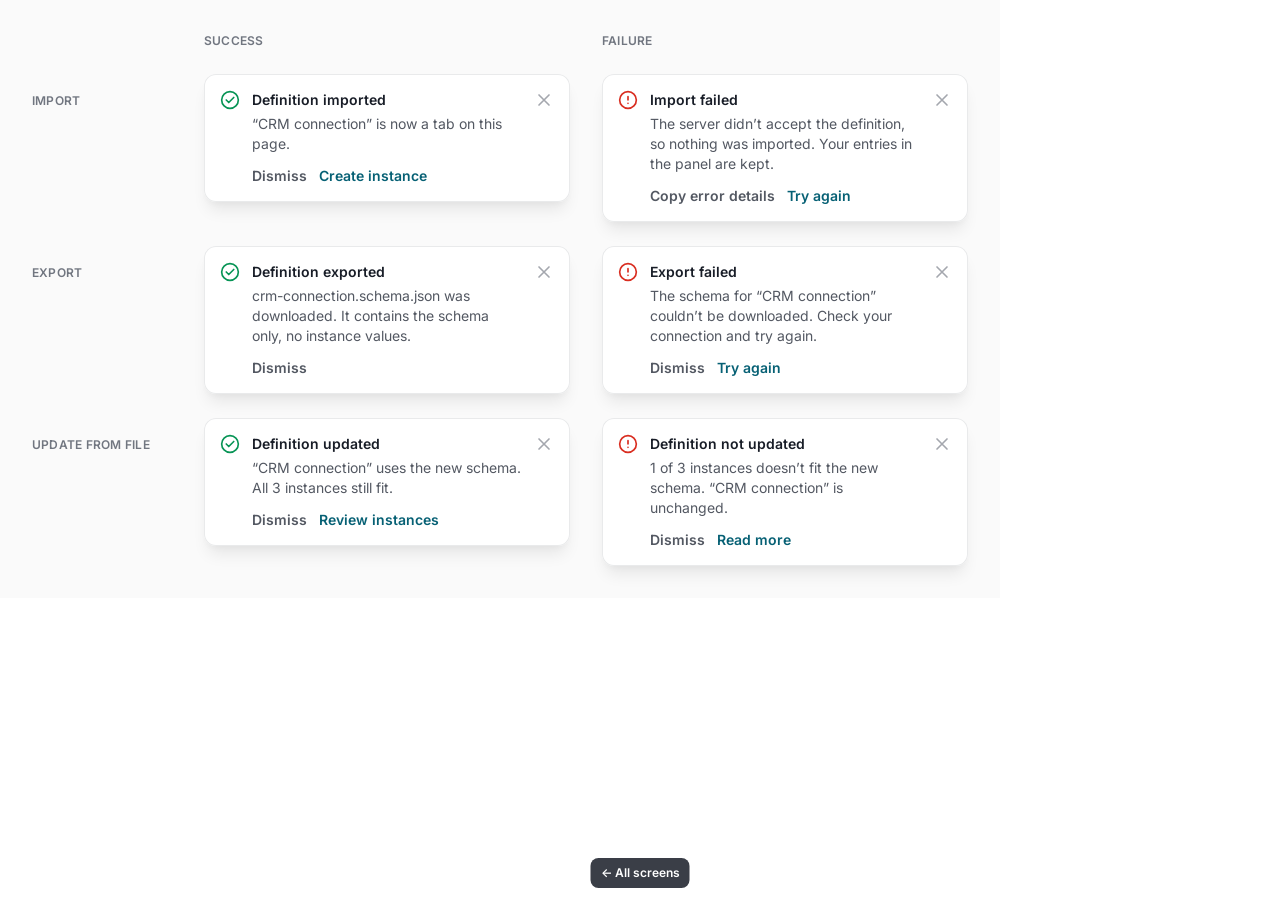
<file: notifications.html>
<!doctype html>
<html lang="en">
<head>
<meta charset="utf-8">
<meta name="viewport" content="width=device-width, initial-scale=1">
<title>Import, export and update feedback</title>
<link rel="preconnect" href="https://fonts.googleapis.com">
<link href="https://fonts.googleapis.com/css2?family=Inter:opsz,wght@14..32,400..700&amp;display=swap" rel="stylesheet">
<style>
body{margin:0}
.cap{margin:0;font-size:12px;line-height:18px;font-weight:600;color:#717680;letter-spacing:0.02em;text-transform:uppercase}
.toast{position:relative;display:flex;align-items:flex-start;gap:12px;padding:16px 48px 16px 16px;border-radius:12px;background:#FFFFFF;box-shadow:inset 0 0 0 1px #E9EAEB,0 12px 16px -4px rgba(10,13,18,0.08),0 4px 6px -2px rgba(10,13,18,0.03)}
.ico{flex:none;display:block}
.ok .ico{color:#079455}
.bad .ico{color:#D92D20}
.fic{width:40px;height:40px;flex:none;display:flex;align-items:center;justify-content:center;border-radius:8px;background:#E6EFF1;color:#1F7082}
.tt{margin:0;font-size:14px;line-height:20px;font-weight:600;color:#181D27}
.td{margin:4px 0 0;font-size:14px;line-height:20px;color:#535862}
.acts{display:flex;gap:12px;margin-top:12px}
.lnk{padding:0;border:0;background:transparent;font:inherit;font-size:14px;line-height:20px;font-weight:600;color:#066074;cursor:pointer}
.lnk:hover{color:#05495A}
.lnk.g{color:#535862}
.lnk.g:hover{color:#414651}
.x{position:absolute;top:8px;right:8px;width:36px;height:36px;display:flex;align-items:center;justify-content:center;padding:0;border:0;border-radius:8px;background:transparent;color:#A4A7AE;cursor:pointer}
.x:hover{background:#F5F5F5;color:#717680}
.bar{height:8px;margin-top:16px;border-radius:9999px;background:#E9EAEB}
.bar div{height:8px;border-radius:9999px;background:#1F7082}
.pct{margin:8px 0 0;text-align:right;font-size:14px;line-height:20px;font-weight:500;color:#414651}
</style>
<link rel="stylesheet" href="prototype.css">
<script src="prototype.js" defer></script>
</head>
<body data-screen="ref">
<a href="index.html" class="pt-home" style="position:fixed;left:50%;transform:translateX(-50%);bottom:12px;z-index:70;padding:6px 10px;border-radius:8px;background:#181D27;color:#fff;font:600 12px/18px Inter,system-ui,sans-serif;text-decoration:none;opacity:.85">← All screens</a>
<div style="width: 1000px; box-sizing: border-box; padding: 32px; display: grid; grid-template-columns: 140px repeat(2, minmax(0, 1fr)); gap: 24px 32px; align-items: start; background: #FAFAFA; font-family: Inter, system-ui, sans-serif; font-size: 14px; line-height: 20px; color: #181D27">

<span></span><p class="cap">Success</p><p class="cap">Failure</p>

<p class="cap" style="padding-top: 18px">Import</p>
<div class="toast ok" role="status">
<svg class="ico" width="20" height="20" viewBox="0 0 24 24" fill="none" stroke="currentColor" stroke-width="2" stroke-linecap="round" stroke-linejoin="round" aria-hidden="true"><path d="M7.5 12l3 3 6-6M22 12c0 5.52-4.48 10-10 10S2 17.52 2 12 6.48 2 12 2s10 4.48 10 10Z"/></svg>
<div style="flex: 1; min-width: 0"><p class="tt">Definition imported</p><p class="td">“CRM connection” is now a tab on this page.</p><div class="acts"><button class="lnk g">Dismiss</button><button class="lnk">Create instance</button></div></div>
<button class="x" aria-label="Close"><svg width="20" height="20" viewBox="0 0 24 24" fill="none" stroke="currentColor" stroke-width="2" stroke-linecap="round" stroke-linejoin="round" aria-hidden="true"><path d="M18 6L6 18M6 6l12 12"/></svg></button>
</div>
<div class="toast bad" role="alert">
<svg class="ico" width="20" height="20" viewBox="0 0 24 24" fill="none" stroke="currentColor" stroke-width="2" stroke-linecap="round" stroke-linejoin="round" aria-hidden="true"><path d="M12 8v4M12 16h.01M22 12c0 5.52-4.48 10-10 10S2 17.52 2 12 6.48 2 12 2s10 4.48 10 10Z"/></svg>
<div style="flex: 1; min-width: 0"><p class="tt">Import failed</p><p class="td">The server didn’t accept the definition, so nothing was imported. Your entries in the panel are kept.</p><div class="acts"><button class="lnk g">Copy error details</button><button class="lnk">Try again</button></div></div>
<button class="x" aria-label="Close"><svg width="20" height="20" viewBox="0 0 24 24" fill="none" stroke="currentColor" stroke-width="2" stroke-linecap="round" stroke-linejoin="round" aria-hidden="true"><path d="M18 6L6 18M6 6l12 12"/></svg></button>
</div>

<p class="cap" style="padding-top: 18px">Export</p>
<div class="toast ok" role="status">
<svg class="ico" width="20" height="20" viewBox="0 0 24 24" fill="none" stroke="currentColor" stroke-width="2" stroke-linecap="round" stroke-linejoin="round" aria-hidden="true"><path d="M7.5 12l3 3 6-6M22 12c0 5.52-4.48 10-10 10S2 17.52 2 12 6.48 2 12 2s10 4.48 10 10Z"/></svg>
<div style="flex: 1; min-width: 0"><p class="tt">Definition exported</p><p class="td">crm-connection.schema.json was downloaded. It contains the schema only, no instance values.</p><div class="acts"><button class="lnk g">Dismiss</button></div></div>
<button class="x" aria-label="Close"><svg width="20" height="20" viewBox="0 0 24 24" fill="none" stroke="currentColor" stroke-width="2" stroke-linecap="round" stroke-linejoin="round" aria-hidden="true"><path d="M18 6L6 18M6 6l12 12"/></svg></button>
</div>
<div class="toast bad" role="alert">
<svg class="ico" width="20" height="20" viewBox="0 0 24 24" fill="none" stroke="currentColor" stroke-width="2" stroke-linecap="round" stroke-linejoin="round" aria-hidden="true"><path d="M12 8v4M12 16h.01M22 12c0 5.52-4.48 10-10 10S2 17.52 2 12 6.48 2 12 2s10 4.48 10 10Z"/></svg>
<div style="flex: 1; min-width: 0"><p class="tt">Export failed</p><p class="td">The schema for “CRM connection” couldn’t be downloaded. Check your connection and try again.</p><div class="acts"><button class="lnk g">Dismiss</button><button class="lnk">Try again</button></div></div>
<button class="x" aria-label="Close"><svg width="20" height="20" viewBox="0 0 24 24" fill="none" stroke="currentColor" stroke-width="2" stroke-linecap="round" stroke-linejoin="round" aria-hidden="true"><path d="M18 6L6 18M6 6l12 12"/></svg></button>
</div>

<p class="cap" style="padding-top: 18px">Update from file</p>
<div class="toast ok" role="status">
<svg class="ico" width="20" height="20" viewBox="0 0 24 24" fill="none" stroke="currentColor" stroke-width="2" stroke-linecap="round" stroke-linejoin="round" aria-hidden="true"><path d="M7.5 12l3 3 6-6M22 12c0 5.52-4.48 10-10 10S2 17.52 2 12 6.48 2 12 2s10 4.48 10 10Z"/></svg>
<div style="flex: 1; min-width: 0"><p class="tt">Definition updated</p><p class="td">“CRM connection” uses the new schema. All 3 instances still fit.</p><div class="acts"><button class="lnk g">Dismiss</button><button class="lnk">Review instances</button></div></div>
<button class="x" aria-label="Close"><svg width="20" height="20" viewBox="0 0 24 24" fill="none" stroke="currentColor" stroke-width="2" stroke-linecap="round" stroke-linejoin="round" aria-hidden="true"><path d="M18 6L6 18M6 6l12 12"/></svg></button>
</div>
<div class="toast bad" role="alert">
<svg class="ico" width="20" height="20" viewBox="0 0 24 24" fill="none" stroke="currentColor" stroke-width="2" stroke-linecap="round" stroke-linejoin="round" aria-hidden="true"><path d="M12 8v4M12 16h.01M22 12c0 5.52-4.48 10-10 10S2 17.52 2 12 6.48 2 12 2s10 4.48 10 10Z"/></svg>
<div style="flex: 1; min-width: 0"><p class="tt">Definition not updated</p><p class="td">1 of 3 instances doesn’t fit the new schema. “CRM connection” is unchanged.</p><div class="acts"><button class="lnk g">Dismiss</button><a href="update-from-file.html" class="lnk" style="text-decoration: none">Read more</a></div></div>
<button class="x" aria-label="Close"><svg width="20" height="20" viewBox="0 0 24 24" fill="none" stroke="currentColor" stroke-width="2" stroke-linecap="round" stroke-linejoin="round" aria-hidden="true"><path d="M18 6L6 18M6 6l12 12"/></svg></button>
</div>

</div>
</body>
</html>
</file>
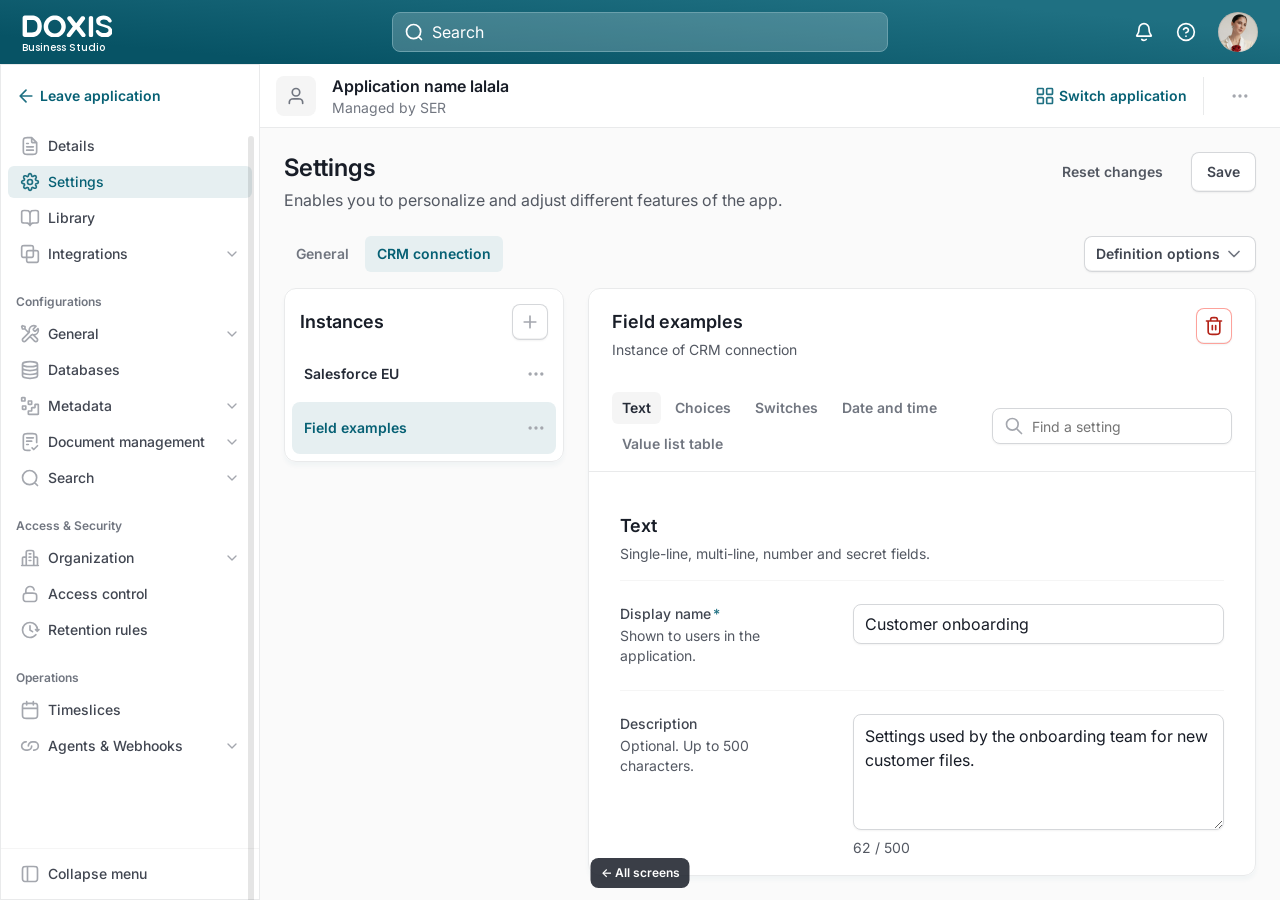
<file: settings-fields.html>
<!doctype html>
<html lang="en">
<head>
<meta charset="utf-8">
<meta name="viewport" content="width=device-width, initial-scale=1">
<title>Settings – field examples</title>
<link rel="preconnect" href="https://fonts.googleapis.com">
<link href="https://fonts.googleapis.com/css2?family=Inter:opsz,wght@14..32,400..700&amp;family=Poppins:wght@500&amp;display=swap" rel="stylesheet">
<style>
body{margin:0;background:#FAFAFA}
a{color:#066074}a:hover{color:#05495A}
.ic{display:block;flex:none}
.hb{width:40px;height:36px;display:flex;align-items:center;justify-content:center;border:0;border-radius:6px;background:transparent;color:#FFFFFF;cursor:pointer;padding:0}
.hb:hover{background:rgba(255,255,255,0.12)}
.srch::placeholder{color:#FFFFFF;opacity:1}
.ng{display:flex;flex-direction:column}
.ni{display:flex;align-items:center;gap:12px;height:32px;margin:2px 0;box-sizing:border-box;padding:0 12px;border-radius:6px;background:#FFFFFF;color:#414651;text-decoration:none;font-size:14px;line-height:20px;font-weight:500}
.ni .ti{flex:1;display:flex;align-items:center;gap:8px;min-width:0}
.ni .ti svg{color:#A4A7AE}
.ni .cv{color:#A4A7AE}
.ni:hover{background:#FAFAFA;color:#252B37}
.ni.cur,.ni.cur:hover{background:#E6EFF1;color:#066074}
.ni.cur .ti svg{color:#1F7082}
.nh{height:28px;box-sizing:border-box;padding:5px 8px;font-size:12px;line-height:18px;font-weight:600;color:#717680}
.tab-unused{height:36px;padding:0 12px;border:0;border-radius:6px;background:transparent;font:inherit;font-size:14px;line-height:20px;font-weight:600;color:#717680;cursor:pointer}
.tab:hover{background:#FAFAFA;color:#535862}
.tab.on,.tab.on:hover{background:#E6EFF1;color:#066074}
.fld{width:100%;box-sizing:border-box;border:1px solid #D5D7DA;border-radius:8px;background:#FFFFFF;font:inherit;font-size:16px;line-height:24px;color:#181D27;box-shadow:0 1px 2px rgba(10,13,18,0.05);margin:0}
.fld:focus{outline:none;border-color:#1F7082;box-shadow:0 0 0 4px rgba(31,112,130,0.18)}
.ql{display:flex;align-items:center;gap:16px;height:72px;box-sizing:border-box;padding:16px 8px 16px 16px;box-shadow:inset 0 -1px 0 #E9EAEB;text-decoration:none;color:inherit}
.ql:last-child{box-shadow:none;border-radius:8px}
.ql:hover{background:#FAFAFA}
@media (max-width: 860px){.nav{flex-basis:100% !important}.tri{display:none !important}}
.lbl{display:flex;gap:2px;font-size:14px;line-height:20px;font-weight:500;color:#414651}
.hint{margin:0;font-size:14px;line-height:20px;color:#535862}
.bdg{display:inline-flex;align-items:center;height:22px;box-sizing:border-box;padding:2px 8px;border-radius:9999px;font-size:12px;line-height:18px;font-weight:500;white-space:nowrap}
.fg{display:flex;flex-direction:column;gap:6px}
.tab{height:36px;padding:0 12px;border:0;border-radius:6px;background:transparent;font:inherit;font-size:14px;line-height:20px;font-weight:600;color:#717680;cursor:pointer}
.tab:hover{background:#FAFAFA;color:#535862}
.tab.on,.tab.on:hover{background:#E6EFF1;color:#066074}
.ins{display:flex;align-items:center;gap:8px;height:44px;box-sizing:border-box;padding:0 4px 0 12px;border-radius:6px;color:#414651;font-size:14px;line-height:20px;font-weight:500}
.ins:hover{background:#FAFAFA}
.ins.on,.ins.on:hover{background:#E6EFF1;color:#066074;font-weight:600}
.ins>button.nm{flex:1;min-width:0;height:100%;padding:0;border:0;background:transparent;font:inherit;color:inherit;text-align:left;cursor:pointer}
.ib2{width:32px;height:32px;display:flex;align-items:center;justify-content:center;padding:0;border:0;border-radius:6px;background:transparent;color:#A4A7AE;cursor:pointer}
.ib2:hover{background:#F5F5F5;color:#717680}
.sel{position:relative;display:flex;align-items:center}
.sel select{appearance:none;-webkit-appearance:none;cursor:pointer;padding-right:40px !important}
.sel svg{position:absolute;right:14px;color:#A4A7AE;pointer-events:none}
.chip{display:inline-flex;align-items:center;gap:3px;height:24px;box-sizing:border-box;padding:2px 4px 2px 9px;border-radius:6px;background:#FFFFFF;box-shadow:inset 0 0 0 1px #D5D7DA;font-size:14px;line-height:20px;font-weight:500;color:#414651}
.chip button{width:16px;height:16px;display:flex;align-items:center;justify-content:center;padding:0;border:0;border-radius:3px;background:transparent;color:#A4A7AE;cursor:pointer}
.tgl{position:relative;flex:none;width:36px;height:20px;padding:2px;box-sizing:border-box;border:0;border-radius:9999px;background:#1F7082;cursor:pointer}
.tgl span{display:block;width:16px;height:16px;margin-left:16px;border-radius:9999px;background:#FFFFFF;box-shadow:0 1px 3px rgba(10,13,18,0.1),0 1px 2px rgba(10,13,18,0.06)}
.lnk{padding:0;border:0;background:transparent;font:inherit;font-size:14px;line-height:20px;font-weight:600;color:#066074;cursor:pointer;display:inline-flex;align-items:center;gap:4px}
.ro{background:#FAFAFA !important;color:#717680 !important;box-shadow:none !important}
.sec{display:flex;flex-direction:column;gap:20px;padding:32px 0;box-shadow:inset 0 -1px 0 #E9EAEB}
.sec:last-child{box-shadow:none}
.sh{display:flex;flex-direction:column;gap:2px}
.sh h3{margin:0;font-size:16px;line-height:24px;font-weight:600;color:#181D27}
.sh p{margin:0;font-size:14px;line-height:20px;color:#535862}
.sbtn{height:36px;box-sizing:border-box;display:inline-flex;align-items:center;gap:4px;padding:0 12px;border:0;border-radius:8px;background:#FFFFFF;font:inherit;font-size:14px;line-height:20px;font-weight:600;color:#414651;text-decoration:none;white-space:nowrap;cursor:pointer;box-shadow:inset 0 0 0 1px #D5D7DA,0 1px 2px rgba(10,13,18,0.05),inset 0 -2px 0 rgba(10,13,18,0.05)}
.sbtn:hover{background:#FAFAFA;color:#252B37}
.scr::-webkit-scrollbar{width:14px}
.scr::-webkit-scrollbar-track{background:transparent;margin:8px 0}
.scr::-webkit-scrollbar-thumb{background:#D5D7DA;border-radius:9999px;border:4px solid #FFFFFF;min-height:48px}
.scr::-webkit-scrollbar-thumb:hover{background:#A4A7AE}
@supports (-moz-appearance:none){.scr{scrollbar-width:thin;scrollbar-color:#D5D7DA transparent}}
.ws-nav{position:sticky;top:0;z-index:2;display:flex;flex-wrap:wrap;align-items:center;gap:8px 16px;margin:0 1px;padding:12px 23px;background:#FFFFFF;box-shadow:inset 0 -1px 0 #E9EAEB}
.anc{display:flex;gap:4px;flex:1;min-width:240px;flex-wrap:wrap}
.anc a{height:32px;box-sizing:border-box;display:inline-flex;align-items:center;padding:0 10px;border-radius:6px;font-size:14px;line-height:20px;font-weight:600;color:#717680;text-decoration:none}
.anc a:hover{background:#FAFAFA;color:#535862}
.anc button{height:32px;box-sizing:border-box;display:inline-flex;align-items:center;padding:0 10px;border:0;border-radius:6px;background:transparent;font:inherit;font-size:14px;line-height:20px;font-weight:600;color:#717680;cursor:pointer}
.anc button:hover{background:#FAFAFA;color:#535862}
.anc button.on{background:#F5F5F5;color:#252B37}
.anc a.on{background:#F5F5F5;color:#252B37}
.srch2{position:relative;display:flex;align-items:center;width:240px}
.srch2 svg{position:absolute;left:12px;color:#A4A7AE;pointer-events:none}
.srch2 input{padding-left:39px !important}
.secv{margin:0 32px;padding:40px 0 16px;scroll-margin-top:72px}
.secv+.secv{box-shadow:inset 0 1px 0 #D5D7DA}
.secv>h3{margin:0;font-size:18px;line-height:28px;font-weight:600;color:#181D27}
.secv>p{margin:4px 0 0;font-size:14px;line-height:20px;color:#535862}
.rows{margin:16px 0 0;padding:0;display:flex;flex-direction:column}
.row{display:grid;grid-template-columns:minmax(0,1fr) minmax(0,2fr);gap:8px 48px;padding:24px 0;box-shadow:inset 0 1px 0 #F5F5F5}
.rl{display:flex;gap:2px;font-size:14px;line-height:20px;font-weight:500;color:#414651}
.rd{margin:2px 0 0;font-size:14px;line-height:20px;color:#535862}
.rc{display:flex;flex-direction:column;gap:8px;max-width:720px;min-width:0}
.chg{display:inline-flex;align-items:center;gap:6px;height:22px;padding:0 8px;border-radius:9999px;background:#E6EFF1;font-size:12px;line-height:18px;font-weight:500;color:#066074}
.dot{width:6px;height:6px;border-radius:9999px;background:#1F7082}
.row.err .fld{border-color:#FDA29B}
.et{margin:0;font-size:14px;line-height:20px;color:#D92D20}
.meta{margin:0;font-size:14px;line-height:20px;color:#535862;display:flex;gap:12px;align-items:center;flex-wrap:wrap}
.ro-v{display:flex;align-items:center;gap:8px;min-height:40px;font-size:16px;line-height:24px;color:#414651}
.ro-v svg{color:#A4A7AE}
.ins2{display:flex;align-items:center;gap:8px;min-height:52px;box-sizing:border-box;padding:6px 4px 6px 12px;border-radius:8px;color:#414651}
.ins2:hover{background:#FAFAFA}
.ins2.on,.ins2.on:hover{background:#E6EFF1}
.ins2 .nm2{flex:1;min-width:0;display:flex;flex-direction:column;padding:0;border:0;background:transparent;font:inherit;text-align:left;cursor:pointer;color:inherit}
.ins2 .t1{font-size:14px;line-height:20px;font-weight:600;color:#252B37}
.ins2.on .t1{color:#066074}
.ins2 .t2{font-size:12px;line-height:18px;color:#717680}
.savebar{position:sticky;bottom:16px;z-index:3;margin:0 24px;display:flex;flex-wrap:wrap;align-items:center;gap:12px 16px;padding:12px 12px 12px 20px;border-radius:12px;background:#FFFFFF;box-shadow:inset 0 0 0 1px #E9EAEB,0 12px 16px -4px rgba(10,13,18,0.08),0 4px 6px -2px rgba(10,13,18,0.03)}
.pbtn{height:40px;box-sizing:border-box;display:inline-flex;align-items:center;justify-content:center;gap:4px;padding:0 16px;border:0;border-radius:8px;background:#1F7082;font:inherit;font-size:14px;line-height:20px;font-weight:600;color:#FFFFFF;cursor:pointer;box-shadow:0 1px 2px rgba(10,13,18,0.05),inset 0 -2px 0 rgba(10,13,18,0.05),inset 0 0 0 1px rgba(10,13,18,0.18)}
.pbtn:hover{background:#155C6E}
.gbtn{height:40px;padding:0 14px;border:0;border-radius:8px;background:transparent;font:inherit;font-size:14px;line-height:20px;font-weight:600;color:#535862;cursor:pointer}
.gbtn:hover{background:#F5F5F5}
.undo{align-self:flex-start;display:inline-flex;align-items:center;gap:4px;padding:0;border:0;background:transparent;font:inherit;font-size:14px;line-height:20px;font-weight:600;color:#535862;cursor:pointer}
.undo:hover{color:#252B37}
@media (max-width: 860px){.row{grid-template-columns:minmax(0,1fr)}}
.mo{position:absolute;z-index:20;min-width:240px;box-sizing:border-box;padding:4px 0;border-radius:8px;background:#FFFFFF;box-shadow:inset 0 0 0 1px #E9EAEB,0 12px 16px -4px rgba(10,13,18,0.08),0 4px 6px -2px rgba(10,13,18,0.03)}
.moi{width:100%;display:flex;align-items:center;gap:12px;padding:10px 16px;border:0;background:transparent;font:inherit;font-size:14px;line-height:20px;font-weight:500;color:#414651;text-align:left;white-space:nowrap;cursor:pointer}
.moi:hover{background:#FAFAFA;color:#252B37}
.moi svg{color:#A4A7AE}
.dbtn{width:36px;height:36px;box-sizing:border-box;display:inline-flex;align-items:center;justify-content:center;padding:0;border:0;border-radius:8px;background:#FFFFFF;color:#B42318;cursor:pointer;box-shadow:inset 0 0 0 1px #FDA29B,0 1px 2px rgba(10,13,18,0.05),inset 0 -2px 0 rgba(10,13,18,0.05)}
.dbtn:hover{background:#FEF3F2;color:#912018}
.tgl.off{background:#F5F5F5;box-shadow:inset 0 0 0 1px #E9EAEB}
.tgl.off span{margin-left:0}
.opt{display:flex;align-items:center;gap:12px;font-size:14px;line-height:20px;font-weight:500;color:#414651;cursor:pointer}
.rb{width:16px;height:16px;flex:none;box-sizing:border-box;display:flex;align-items:center;justify-content:center;border-radius:9999px;background:#FFFFFF;box-shadow:inset 0 0 0 1px #D5D7DA}
.rb.on{background:#1F7082;box-shadow:none}
.rb.on span{width:6px;height:6px;border-radius:9999px;background:#FFFFFF}
.cb{width:16px;height:16px;flex:none;box-sizing:border-box;display:inline-flex;align-items:center;justify-content:center;border-radius:4px;background:#FFFFFF;box-shadow:inset 0 0 0 1px #D5D7DA}
.cb.on{background:#1F7082;box-shadow:none}
textarea.fld{font:inherit;font-size:16px;line-height:24px;color:#181D27}
.tblw{position:relative;border:1px solid #E9EAEB;border-radius:12px;background:#FFFFFF;box-shadow:0 1px 2px rgba(10,13,18,0.05);overflow:hidden}
.tbl{width:100%;border-collapse:separate;border-spacing:0;font-size:14px;line-height:20px;color:#535862}
.tbl th{height:44px;box-sizing:border-box;padding:12px 24px;background:#FAFAFA;border-bottom:1px solid #E9EAEB;font-size:12px;line-height:18px;font-weight:500;color:#535862;text-align:left;white-space:nowrap}
.tbl td{height:56px;padding:8px 24px;box-sizing:border-box;border-bottom:1px solid #E9EAEB;vertical-align:middle}
.tbl tbody tr:last-child td{border-bottom:0}
.tbl tbody tr:hover td{background:#FAFAFA}
.tbl td:last-child,.tbl th:last-child{padding:8px 16px 8px 0;text-align:right}
.badge{display:inline-flex;align-items:center;height:22px;padding:0 8px;border-radius:9999px;background:#F5F5F5;box-shadow:inset 0 0 0 1px #E9EAEB;font-size:12px;line-height:18px;font-weight:500;color:#414651}
.sr{position:absolute;width:1px;height:1px;overflow:hidden;clip:rect(0 0 0 0)}
.vlt{padding:16px 0 0;border-radius:8px}
.tbl-warn{display:flex;align-items:center;gap:12px;box-sizing:border-box;margin:0 17px;padding:8px 8px 8px 16px;border:1px solid #F7D1A0;border-radius:8px;background:#FEF9F4}
.tbl-warn p{flex:1;margin:0;font-size:14px;line-height:20px;color:#EF8900}
.tbl-warn .sbtn{height:36px !important;padding:0 12px;font-size:14px}
.tbl-search{padding:9px 17px 13px}
.tbl-search .fld{height:48px !important;font-size:16px}
.tbl-edit{table-layout:fixed}
.tbl-edit th:nth-child(1){width:156px}
.tbl-edit th:nth-child(2){width:22%}
.tbl-edit th:nth-child(3){width:33%}
.tbl-edit th:nth-child(4){width:auto}
.tbl-edit th{height:47px;box-sizing:border-box;padding:0 0 0 19px;background:#FFFFFF;border-top:1px solid #E9EAEB;border-bottom:1px solid #E9EAEB;vertical-align:middle}
.tbl-edit th+th{padding-left:0}
.tbl-edit th:last-child{padding:0;text-align:left}
.tbl-edit .sortb{gap:8px;font-size:16px;line-height:24px;font-weight:600;color:#535862}
.tbl-edit .sortb svg{width:12px;height:12px;color:#A4A7AE !important}
.tbl-edit td{height:54px;box-sizing:border-box;padding:3px 25px 3px 3px;border-bottom:0;font-size:16px;line-height:24px;color:#181D27;vertical-align:middle}
.tbl-edit td:first-child{padding-left:22px}
.tbl-edit td:last-child{padding:3px 25px 3px 4px;text-align:left}
.tbl-edit td:nth-child(2){padding-left:3px}
.tbl-edit tr.orphan td{background:#FEF9F4}
.tbl-edit tbody tr:hover td{background:#FAFAFA}
.tbl-edit tbody tr.orphan:hover td{background:#FEF9F4}
.tbl-edit .fld{height:48px !important;font-size:16px;line-height:24px;border-color:#D5D6D9;border-radius:8px;box-shadow:none}
.tbl-edit .fld{padding:11px 15px 11px 15px !important}
.tbl-edit .sel select.fld{padding-right:44px !important}
.tbl-edit .fld:disabled{background:#FAFAFA;border-color:#D5D6D9;color:#A4A7AE;-webkit-text-fill-color:#A4A7AE;cursor:not-allowed;opacity:1}
.tbl-edit .sel > svg.ic{right:16px;color:#717680}
.tbl-edit .tgl{width:46px;height:26px;padding:3px;border-radius:9999px;background:#295E72;box-shadow:none}
.tbl-edit .tgl span{width:20px;height:20px;margin-left:20px;background:#F3F7F8;box-shadow:0 1px 2px rgba(10,13,18,0.15)}
.tbl-edit .tgl.off{background:#D0DEE2 !important;box-shadow:none}
.tbl-edit .tgl.off span{margin-left:0 !important;background:#295E72;box-shadow:none}
.tbl-edit .tgl:disabled{background:#DDDDDD !important;opacity:1;cursor:not-allowed}
.tbl-edit .tgl:disabled span{background:#999999}
.sortb{display:inline-flex;align-items:center;gap:6px;padding:0;border:0;background:transparent;font:inherit;cursor:pointer}
.sortb:hover{color:#181D27}
.cell-sel .clr{position:absolute;right:42px;width:24px;height:24px;display:flex;align-items:center;justify-content:center;padding:0;border:0;border-radius:9999px;background:#F5F5F5;cursor:pointer}
.cell-sel .clr:hover{background:#E9EAEB}
.cell-sel .clr svg{position:static}
.tbl-edit td:nth-child(2){padding-right:12px;padding-left:16px}
.tbl-edit th:nth-child(2){padding-left:16px}
.cell-sel select{text-overflow:ellipsis}
.tbl-edit .cell-sel:has(.clr) select.fld{padding-right:70px !important}
.cell-sel svg:last-child{right:16px !important}
</style>
<link rel="stylesheet" href="prototype.css">
<script src="prototype.js" defer></script>
</head>
<body data-screen="settings">
<a href="index.html" class="pt-home" style="position:fixed;left:50%;transform:translateX(-50%);bottom:12px;z-index:70;padding:6px 10px;border-radius:8px;background:#181D27;color:#fff;font:600 12px/18px Inter,system-ui,sans-serif;text-decoration:none;opacity:.85">← All screens</a>
<div style="height: 100vh; overflow: hidden; display: flex; flex-direction: column; background: #FAFAFA; font-family: Inter, system-ui, sans-serif; font-size: 14px; line-height: 20px; color: #181D27">

<header style="height: 64px; flex: none; display: grid; grid-template-columns: minmax(134px, 1fr) minmax(0, 496px) minmax(134px, 1fr); align-items: center; column-gap: 16px; padding: 0 22px; background: linear-gradient(5deg, #075365 15.8%, #1F7082 82.5%); color: #FFFFFF">
<a href="#" aria-label="Doxis Business Studio home" style="display: block; width: 104px; height: 34px; color: #FFFFFF; text-decoration: none">
<svg class="ic" width="90" height="22" viewBox="0 0 90 22" fill="currentColor" aria-hidden="true"><path transform="translate(0.605 0.532)" d="M14.473 1.301C12.988 0.439 11.24 0 9.282 0L2.176 0C1.551 0 1.024 0.221 0.615 0.657C0.208 1.088 0 1.634 0 2.275L0 19.158C0 19.823 0.208 20.374 0.617 20.794C1.027 21.217 1.564 21.433 2.211 21.433L9.317 21.433C11.299 21.433 13.05 20.995 14.523 20.132C15.997 19.268 17.155 18.059 17.964 16.538C18.77 15.021 19.18 13.247 19.18 11.262L19.18 10.151C19.18 8.17 18.766 6.403 17.951 4.896C17.135 3.384 15.965 2.17 14.473 1.301ZM14.806 10.123L14.806 11.247C14.806 13.069 14.329 14.487 13.389 15.462C12.45 16.432 11.093 16.924 9.355 16.924L4.374 16.924L4.374 4.507L9.355 4.507C11.093 4.507 12.45 4.999 13.389 5.97C14.329 6.94 14.806 8.346 14.806 10.123Z" fill-rule="nonzero"></path><path transform="translate(21.685 0.592)" d="M16.719 1.464C15.072 0.493 13.181 0 11.098 0C9.015 0 7.122 0.493 5.461 1.466C3.802 2.439 2.476 3.792 1.517 5.488C0.51 7.191 0 9.06 0 11.043C0 13.024 0.51 14.892 1.517 16.594C2.5 18.243 3.828 19.564 5.463 20.518C7.124 21.49 9.015 21.982 11.098 21.982C13.178 21.982 15.069 21.49 16.719 20.517C18.367 19.546 19.689 18.205 20.649 16.531C21.608 14.86 22.096 13.007 22.096 11.022C22.096 9.04 21.608 7.177 20.646 5.488C19.687 3.794 18.367 2.442 16.719 1.464ZM17.719 11.038C17.719 12.274 17.429 13.426 16.856 14.457C16.284 15.487 15.494 16.312 14.507 16.913C13.524 17.512 12.383 17.817 11.12 17.817C9.832 17.817 8.672 17.513 7.674 16.913C6.677 16.315 5.874 15.49 5.293 14.458C4.708 13.426 4.411 12.274 4.411 11.038C4.411 9.776 4.708 8.62 5.293 7.602C5.874 6.583 6.676 5.758 7.677 5.149C8.674 4.543 9.833 4.236 11.12 4.236C12.383 4.236 13.524 4.543 14.512 5.15C15.495 5.759 16.284 6.584 16.854 7.603C17.428 8.624 17.719 9.78 17.719 11.038Z" fill-rule="nonzero"></path><path transform="translate(66.795 0.977)" d="M2.159 0C1.548 0 1.021 0.212 0.593 0.629C0.2 1.022 0 1.525 0 2.124L0 19.284C0 19.889 0.2 20.398 0.598 20.799C1.016 21.218 1.546 21.432 2.159 21.432C2.802 21.432 3.341 21.216 3.756 20.791C4.141 20.396 4.338 19.889 4.338 19.284L4.338 2.124C4.338 1.523 4.139 1.022 3.743 0.624C3.33 0.21 2.795 0 2.159 0Z" fill-rule="nonzero"></path><path transform="translate(74.196 0.532)" d="M14.524 12.082C13.952 11.374 13.137 10.776 12.093 10.304C11.079 9.849 9.736 9.402 8.098 8.976C7.009 8.718 6.152 8.454 5.555 8.191C4.988 7.94 4.592 7.664 4.375 7.37C4.169 7.087 4.065 6.725 4.065 6.296C4.065 5.586 4.358 5.045 4.958 4.643C5.587 4.221 6.535 4.007 7.775 4.007C8.746 4.007 9.62 4.193 10.373 4.559C11.13 4.927 11.67 5.411 12.025 6.04C12.201 6.343 12.442 6.581 12.745 6.744C13.04 6.904 13.383 6.985 13.767 6.985C13.928 6.985 14.141 6.954 14.415 6.888C14.95 6.731 15.296 6.444 15.444 6.035C15.586 5.645 15.601 5.27 15.488 4.921C15.115 3.947 14.562 3.088 13.844 2.37C13.12 1.646 12.208 1.07 11.135 0.656C10.064 0.22 8.765 0 7.276 0C5.986 0 4.736 0.217 3.564 0.646C2.379 1.081 1.399 1.75 0.651 2.636C0.123 3.268 -0.012 4.048 -0.012 5.248C-0.012 6.448 0.18 7.329 0.581 8.004C0.975 8.668 1.582 9.233 2.385 9.684C3.156 10.118 4.124 10.493 5.264 10.799C6.38 11.112 7.425 11.405 8.399 11.679C9.376 11.953 10.162 12.249 10.737 12.558C11.273 12.849 11.666 13.193 11.906 13.583C12.137 13.959 12.255 14.387 12.255 14.857C12.255 15.336 12.089 15.791 11.762 16.207C11.43 16.629 10.94 16.963 10.306 17.199C9.646 17.443 8.865 17.567 7.985 17.567C6.838 17.567 5.8 17.369 4.898 16.976C4.008 16.589 3.344 16.075 2.927 15.448C2.674 15.07 2.36 14.789 1.993 14.613C1.618 14.434 1.228 14.391 0.83 14.488C0.278 14.613 -0.082 14.884 -0.237 15.293C-0.383 15.674 -0.39 16.053 -0.256 16.42C0.208 17.554 0.886 18.538 1.759 19.344C2.633 20.15 3.676 20.774 4.857 21.199C6.033 21.621 7.304 21.836 8.634 21.836C10.069 21.836 11.384 21.596 12.542 21.122C13.716 20.643 14.651 19.925 15.321 18.99C15.994 18.051 16.336 16.889 16.336 15.535C16.336 14.191 15.729 13.563 14.524 12.082Z" fill-rule="nonzero"></path><path transform="translate(44.485 0.902)" d="M18.709 18.104L13.008 10.613L18.247 3.629C18.542 3.251 18.668 2.808 18.626 2.31C18.587 1.837 18.408 1.403 18.104 1.026C17.807 0.648 17.402 0.401 16.903 0.288C16.406 0.183 15.903 0.231 15.406 0.441C14.876 0.664 14.427 1.045 14.073 1.571L9.687 7.453L5.235 1.565C4.882 1.041 4.433 0.662 3.906 0.442C3.418 0.233 2.931 0.183 2.439 0.288C1.939 0.402 1.536 0.649 1.234 1.026C0.935 1.402 0.757 1.836 0.713 2.317C0.672 2.808 0.798 3.25 1.093 3.628L6.334 10.613L0.633 18.104C0.336 18.479 0.199 18.926 0.221 19.432C0.247 19.928 0.42 20.36 0.738 20.718C1.06 21.077 1.464 21.307 1.944 21.399C2.083 21.426 2.222 21.44 2.359 21.44C2.738 21.44 3.103 21.338 3.447 21.135C3.896 20.874 4.315 20.474 4.69 19.948L9.671 13.427L14.651 19.948C15.027 20.474 15.445 20.874 15.893 21.135C16.237 21.338 16.602 21.44 16.982 21.44C17.119 21.44 17.258 21.427 17.395 21.399C17.875 21.307 18.282 21.077 18.602 20.718C18.92 20.36 19.093 19.928 19.12 19.432C19.143 18.928 19.005 18.479 18.709 18.104Z" fill-rule="nonzero"></path></svg>
<span style="display: block; height: 7px; margin-top: 5.04px; font-family: Poppins, sans-serif; font-size: 10px; line-height: 12px; font-weight: 500; white-space: nowrap">Business Studio</span>
</a>
<label style="height: 40px; box-sizing: border-box; display: flex; align-items: center; gap: 8px; padding: 0 11px; border: 1px solid #6AA0AC; border-radius: 8px; background: rgba(255,255,255,0.2); cursor: text">
<svg class="ic" width="20" height="20" viewBox="0 0 24 24" fill="none" stroke="currentColor" stroke-width="2" stroke-linecap="round" stroke-linejoin="round" aria-hidden="true"><path transform="translate(3 3)" d="M18 18L14.5 14.5M17 8.5C17 13.19 13.19 17 8.5 17C3.81 17 0 13.19 0 8.5C0 3.81 3.81 0 8.5 0C13.19 0 17 3.81 17 8.5Z"></path></svg>
<input class="srch" type="search" placeholder="Search" aria-label="Search" style="flex: 1; min-width: 0; height: 24px; padding: 0; border: 0; outline: none; background: transparent; color: #FFFFFF; font: inherit; font-size: 16px; line-height: 24px">
</label>
<div style="display: flex; justify-content: flex-end; align-items: center; gap: 12px">
<div style="display: flex; gap: 2px">
<button class="hb" aria-label="Notifications"><svg class="ic" width="20" height="20" viewBox="0 0 24 24" fill="none" stroke="currentColor" stroke-width="2" stroke-linecap="round" stroke-linejoin="round" aria-hidden="true"><path transform="translate(3.26 2)" d="M11.38 19C10.68 19.62 9.75 20 8.74 20C7.72 20 6.8 19.62 6.09 19M14.74 6C14.74 4.41 14.11 2.88 12.98 1.76C11.86 0.63 10.33 0 8.74 0C7.15 0 5.62 0.63 4.5 1.76C3.37 2.88 2.74 4.41 2.74 6C2.74 9.09 1.96 11.21 1.09 12.61C0.35 13.79 -0.01 14.38 0 14.54C0.02 14.72 0.05 14.79 0.2 14.9C0.33 15 0.93 15 2.13 15L15.35 15C16.55 15 17.14 15 17.28 14.9C17.42 14.79 17.46 14.72 17.48 14.54C17.49 14.38 17.12 13.79 16.39 12.61C15.52 11.21 14.74 9.09 14.74 6Z"></path></svg></button>
<button class="hb" aria-label="Help"><svg class="ic" width="20" height="20" viewBox="0 0 24 24" fill="none" stroke="currentColor" stroke-width="2" stroke-linecap="round" stroke-linejoin="round" aria-hidden="true"><path transform="translate(2 2)" d="M7.09 7C7.33 6.33 7.79 5.77 8.4 5.41C9.01 5.05 9.73 4.92 10.43 5.04C11.13 5.16 11.76 5.52 12.22 6.06C12.67 6.61 12.92 7.29 12.92 8C12.92 10 9.92 11 9.92 11M10 15L10.01 15M20 10C20 15.52 15.52 20 10 20C4.48 20 0 15.52 0 10C0 4.48 4.48 0 10 0C15.52 0 20 4.48 20 10Z"></path></svg></button>
</div>
<button aria-label="Account menu" style="width: 40px; height: 40px; padding: 0; border: 0; border-radius: 9999px; background: transparent; cursor: pointer"><img src="avatar.jpg" alt="" style="display: block; width: 40px; height: 40px; border-radius: 9999px; object-fit: cover; outline: 1px solid rgba(0,0,0,0.08); outline-offset: -1px"></button>
</div>
</header>

<div style="flex: 1; min-height: 0; display: flex; align-items: stretch">

<nav class="nav" aria-label="Application" style="flex: 0 0 260px; min-height: 0; overflow-y: auto; box-sizing: border-box; position: relative; display: flex; flex-direction: column; background: #FFFFFF; outline: 1px solid #E9EAEB; outline-offset: -1px">
<div style="height: 64px; box-sizing: border-box; padding: 22px 16px">
<a href="#" style="display: inline-flex; align-items: center; gap: 4px; font-size: 14px; line-height: 20px; font-weight: 600; color: #066074; text-decoration: none"><svg class="ic" style="color: #1F7082" width="20" height="20" viewBox="0 0 24 24" fill="none" stroke="currentColor" stroke-width="2" stroke-linecap="round" stroke-linejoin="round" aria-hidden="true"><path transform="translate(5 5)" d="M14 7L0 7L7 14M0 7L7 0"></path></svg>Leave application</a>
</div>

<div class="ng" style="padding: 0 8px 8px">
<a class="ni" href="#"><span class="ti"><svg class="ic" width="20" height="20" viewBox="0 0 24 24" fill="none" stroke="currentColor" stroke-width="2" stroke-linecap="round" stroke-linejoin="round" aria-hidden="true"><path transform="translate(4 2)" d="M10 0.27L10 4.4C10 4.96 10 5.24 10.11 5.45C10.2 5.64 10.36 5.8 10.55 5.89C10.76 6 11.04 6 11.6 6L15.73 6M12 11L4 11M12 15L4 15M6 7L4 7M11.2 20L4.8 20C3.12 20 2.28 20 1.64 19.67C1.07 19.39 0.61 18.93 0.33 18.36C0 17.72 0 16.88 0 15.2L0 4.8C0 3.12 0 2.28 0.33 1.64C0.61 1.07 1.07 0.61 1.64 0.33C2.28 0 3.12 0 4.8 0L10 0L16 6L16 15.2C16 16.88 16 17.72 15.67 18.36C15.39 18.93 14.93 19.39 14.36 19.67C13.72 20 12.88 20 11.2 20Z"></path></svg>Details</span></a>
<a class="ni cur" href="settings.html" aria-current="page"><span class="ti"><svg class="ic" width="20" height="20" viewBox="0 0 24 24" fill="none" stroke="currentColor" stroke-width="2" stroke-linecap="round" stroke-linejoin="round" aria-hidden="true"><path transform="translate(2 2)" d="M13 10C13 11.66 11.66 13 10 13C8.34 13 7 11.66 7 10C7 8.34 8.34 7 10 7C11.66 7 13 8.34 13 10ZM16.73 12.73C16.61 13 16.57 13.31 16.62 13.6C16.68 13.9 16.82 14.17 17.03 14.38L17.08 14.44C17.25 14.61 17.38 14.81 17.48 15.03C17.57 15.25 17.62 15.48 17.62 15.72C17.62 15.96 17.57 16.2 17.48 16.42C17.38 16.64 17.25 16.84 17.08 17.01C16.91 17.18 16.71 17.31 16.49 17.4C16.27 17.5 16.03 17.54 15.8 17.54C15.56 17.54 15.32 17.5 15.1 17.4C14.88 17.31 14.68 17.18 14.51 17.01L14.45 16.95C14.24 16.74 13.97 16.6 13.67 16.55C13.38 16.5 13.07 16.53 12.8 16.65C12.53 16.77 12.3 16.96 12.14 17.21C11.98 17.45 11.89 17.73 11.89 18.03L11.89 18.18C11.89 18.66 11.7 19.13 11.36 19.47C11.02 19.81 10.55 20 10.07 20C9.59 20 9.13 19.81 8.79 19.47C8.45 19.13 8.25 18.66 8.25 18.18L8.25 18.1C8.25 17.8 8.15 17.51 7.98 17.26C7.8 17.02 7.56 16.83 7.27 16.73C7 16.61 6.69 16.57 6.4 16.62C6.1 16.68 5.83 16.82 5.62 17.03L5.56 17.08C5.39 17.25 5.19 17.38 4.97 17.48C4.75 17.57 4.52 17.62 4.28 17.62C4.04 17.62 3.8 17.57 3.58 17.48C3.36 17.38 3.16 17.25 2.99 17.08C2.82 16.91 2.69 16.71 2.6 16.49C2.5 16.27 2.46 16.03 2.46 15.8C2.46 15.56 2.5 15.32 2.6 15.1C2.69 14.88 2.82 14.68 2.99 14.51L3.05 14.45C3.26 14.24 3.4 13.97 3.45 13.67C3.5 13.38 3.47 13.07 3.35 12.8C3.23 12.53 3.04 12.3 2.79 12.14C2.55 11.98 2.27 11.89 1.97 11.89L1.82 11.89C1.34 11.89 0.87 11.7 0.53 11.36C0.19 11.02 0 10.55 0 10.07C0 9.59 0.19 9.13 0.53 8.79C0.87 8.45 1.34 8.25 1.82 8.25L1.9 8.25C2.2 8.25 2.49 8.15 2.74 7.98C2.98 7.8 3.17 7.56 3.27 7.27C3.39 7 3.43 6.69 3.38 6.4C3.32 6.1 3.18 5.83 2.97 5.62L2.92 5.56C2.75 5.39 2.62 5.19 2.52 4.97C2.43 4.75 2.38 4.52 2.38 4.28C2.38 4.04 2.43 3.8 2.52 3.58C2.62 3.36 2.75 3.16 2.92 2.99C3.09 2.82 3.29 2.69 3.51 2.6C3.73 2.5 3.97 2.46 4.2 2.46C4.44 2.46 4.68 2.5 4.9 2.6C5.12 2.69 5.32 2.82 5.49 2.99L5.55 3.05C5.76 3.26 6.03 3.4 6.33 3.45C6.62 3.5 6.93 3.47 7.2 3.35L7.27 3.35C7.54 3.23 7.77 3.04 7.93 2.79C8.09 2.55 8.18 2.27 8.18 1.97L8.18 1.82C8.18 1.34 8.37 0.87 8.71 0.53C9.06 0.19 9.52 0 10 0C10.48 0 10.94 0.19 11.29 0.53C11.63 0.87 11.82 1.34 11.82 1.82L11.82 1.9C11.82 2.19 11.91 2.48 12.07 2.72C12.23 2.97 12.46 3.16 12.73 3.27C13 3.39 13.31 3.43 13.6 3.38C13.9 3.32 14.17 3.18 14.38 2.97L14.44 2.92C14.61 2.75 14.81 2.62 15.03 2.52C15.25 2.43 15.48 2.38 15.72 2.38C15.96 2.38 16.2 2.43 16.42 2.52C16.64 2.62 16.84 2.75 17.01 2.92C17.18 3.09 17.31 3.29 17.4 3.51C17.5 3.73 17.54 3.97 17.54 4.2C17.54 4.44 17.5 4.68 17.4 4.9C17.31 5.12 17.18 5.32 17.01 5.49L16.95 5.55C16.74 5.76 16.6 6.03 16.55 6.33C16.5 6.62 16.53 6.93 16.65 7.2L16.65 7.27C16.77 7.54 16.96 7.77 17.21 7.93C17.45 8.09 17.73 8.18 18.03 8.18L18.18 8.18C18.66 8.18 19.13 8.37 19.47 8.71C19.81 9.06 20 9.52 20 10C20 10.48 19.81 10.94 19.47 11.29C19.13 11.63 18.66 11.82 18.18 11.82L18.1 11.82C17.81 11.82 17.52 11.91 17.28 12.07C17.03 12.23 16.84 12.46 16.73 12.73Z"></path></svg>Settings</span></a>
<a class="ni" href="#"><span class="ti"><svg class="ic" width="20" height="20" viewBox="0 0 24 24" fill="none" stroke="currentColor" stroke-width="2" stroke-linecap="round" stroke-linejoin="round" aria-hidden="true"><path transform="translate(2 3)" d="M10 18L9.9 17.85C9.21 16.81 8.86 16.29 8.4 15.91C7.99 15.58 7.52 15.33 7.02 15.17C6.45 15 5.83 15 4.57 15L3.2 15C2.08 15 1.52 15 1.09 14.78C0.72 14.59 0.41 14.28 0.22 13.91C0 13.48 0 12.92 0 11.8L0 3.2C0 2.08 0 1.52 0.22 1.09C0.41 0.72 0.72 0.41 1.09 0.22C1.52 0 2.08 0 3.2 0L3.6 0C5.84 0 6.96 0 7.82 0.44C8.57 0.82 9.18 1.43 9.56 2.18C10 3.04 10 4.16 10 6.4L10 18L10.1 17.85C10.79 16.81 11.14 16.29 11.6 15.91C12.01 15.58 12.48 15.33 12.98 15.17C13.55 15 14.17 15 15.43 15L16.8 15C17.92 15 18.48 15 18.91 14.78C19.28 14.59 19.59 14.28 19.78 13.91C20 13.48 20 12.92 20 11.8L20 3.2C20 2.08 20 1.52 19.78 1.09C19.59 0.72 19.28 0.41 18.91 0.22C18.48 0 17.92 0 16.8 0L16.4 0C14.16 0 13.04 0 12.18 0.44C11.43 0.82 10.82 1.43 10.44 2.18C10 3.04 10 4.16 10 6.4"></path></svg>Library</span></a>
<a class="ni" href="#"><span class="ti"><svg class="ic" width="20" height="20" viewBox="0 0 24 24" fill="none" stroke="currentColor" stroke-width="2" stroke-linecap="round" stroke-linejoin="round" aria-hidden="true"><path transform="translate(2 2)" d="M3.2 0L10.8 0C11.92 0 12.48 0 12.91 0.22C13.28 0.41 13.59 0.72 13.78 1.09C14 1.52 14 2.08 14 3.2L14 10.8C14 11.92 14 12.48 13.78 12.91C13.59 13.28 13.28 13.59 12.91 13.78C12.48 14 11.92 14 10.8 14L3.2 14C2.08 14 1.52 14 1.09 13.78C0.72 13.59 0.41 13.28 0.22 12.91C0 12.48 0 11.92 0 10.8L0 3.2C0 2.08 0 1.52 0.22 1.09C0.41 0.72 0.72 0.41 1.09 0.22C1.52 0 2.08 0 3.2 0ZM9.2 6L16.8 6C17.92 6 18.48 6 18.91 6.22C19.28 6.41 19.59 6.72 19.78 7.09C20 7.52 20 8.08 20 9.2L20 16.8C20 17.92 20 18.48 19.78 18.91C19.59 19.28 19.28 19.59 18.91 19.78C18.48 20 17.92 20 16.8 20L9.2 20C8.08 20 7.52 20 7.09 19.78C6.72 19.59 6.41 19.28 6.22 18.91C6 18.48 6 17.92 6 16.8L6 9.2C6 8.08 6 7.52 6.22 7.09C6.41 6.72 6.72 6.41 7.09 6.22C7.52 6 8.08 6 9.2 6Z"></path></svg>Integrations</span><svg class="ic cv" width="16" height="16" viewBox="0 0 24 24" fill="none" stroke="currentColor" stroke-width="2" stroke-linecap="round" stroke-linejoin="round" aria-hidden="true"><path transform="translate(6 9)" d="M0 0L6 6L12 0"></path></svg></a>
</div>

<div style="padding: 8px; display: flex; flex-direction: column; gap: 16px">
<div class="ng">
<div class="nh">Configurations</div>
<a class="ni" href="#"><span class="ti"><svg class="ic" width="20" height="20" viewBox="0 0 24 24" fill="none" stroke="currentColor" stroke-width="2" stroke-linecap="round" stroke-linejoin="round" aria-hidden="true"><path transform="translate(2 2)" d="M4 4L8.5 8.5M4 4L1 4L0 1L1 0L4 1L4 4ZM14.63 3.37L17.26 0.74C16.45 0.27 15.51 0 14.5 0C11.46 0 9 2.46 9 5.5C9 5.87 9.04 6.22 9.1 6.57C9.2 7.06 9.25 7.3 9.23 7.45C9.22 7.6 9.19 7.68 9.12 7.82C9.05 7.95 8.92 8.08 8.66 8.34L1.5 15.5C0.67 16.33 0.67 17.67 1.5 18.5C2.33 19.33 3.67 19.33 4.5 18.5L11.66 11.34C11.92 11.08 12.05 10.95 12.18 10.88C12.32 10.81 12.4 10.78 12.55 10.77C12.7 10.75 12.94 10.8 13.43 10.9C13.78 10.96 14.13 11 14.5 11C17.54 11 20 8.54 20 5.5C20 4.76 19.85 4.05 19.59 3.41L17.13 5.87C16.74 6.26 16.54 6.46 16.31 6.54C16.11 6.6 15.89 6.6 15.69 6.54C15.46 6.46 15.26 6.26 14.87 5.87L14.63 5.63C14.24 5.24 14.04 5.04 13.96 4.81C13.9 4.61 13.9 4.39 13.96 4.19C14.04 3.96 14.24 3.76 14.63 3.37ZM15.5 18.5L10 13L11.94 11.06C12.22 10.78 12.65 10.7 13.04 10.8C13.34 10.89 13.66 10.94 13.98 10.98L18.5 15.5C19.33 16.33 19.33 17.67 18.5 18.5C17.67 19.33 16.33 19.33 15.5 18.5Z"></path></svg>General</span><svg class="ic cv" width="16" height="16" viewBox="0 0 24 24" fill="none" stroke="currentColor" stroke-width="2" stroke-linecap="round" stroke-linejoin="round" aria-hidden="true"><path transform="translate(6 9)" d="M0 0L6 6L12 0"></path></svg></a>
<a class="ni" href="#"><span class="ti"><svg class="ic" width="20" height="20" viewBox="0 0 24 24" fill="none" stroke="currentColor" stroke-width="2" stroke-linecap="round" stroke-linejoin="round" aria-hidden="true"><path transform="translate(3 2)" d="M18 3C18 4.66 13.97 6 9 6C4.03 6 0 4.66 0 3C0 1.34 4.03 0 9 0C13.970 0 18 1.34 18 3L18 17C18 18.66 14 20 9 20C4 20 0 18.66 0 17L0 3M18 7.72C18 9.38 14 10.72 9 10.72C4 10.72 0 9.38 0 7.72M18 12.44C18 14.1 14 15.44 9 15.44C4 15.44 0 14.1 0 12.44"></path></svg>Databases</span></a>
<a class="ni" href="#"><span class="ti"><svg class="ic" width="20" height="20" viewBox="0 0 24 24" fill="none" stroke="currentColor" stroke-width="2" stroke-linecap="round" stroke-linejoin="round" aria-hidden="true"><path transform="translate(2 2)" d="M20 8.8L20 19.2C20 19.48 20 19.62 19.95 19.73C19.9 19.82 19.82 19.9 19.73 19.95C19.62 20 19.48 20 19.2 20L8.8 20C8.52 20 8.38 20 8.27 19.95C8.18 19.9 8.1 19.82 8.05 19.73C8 19.62 8 19.48 8 19.2L8 16.8C8 16.52 8 16.38 8.05 16.27C8.1 16.18 8.18 16.1 8.27 16.05C8.38 16 8.52 16 8.8 16L11.2 16C11.48 16 11.62 16 11.73 15.95C11.82 15.9 11.9 15.82 11.95 15.73C12 15.62 12 15.48 12 15.2L12 12.8C12 12.52 12 12.38 12.05 12.27C12.1 12.18 12.18 12.1 12.27 12.05C12.38 12 12.52 12 12.8 12L15.2 12C15.48 12 15.62 12 15.73 11.95C15.82 11.9 15.9 11.82 15.95 11.73C16 11.62 16 11.48 16 11.2L16 8.8C16 8.52 16 8.38 16.05 8.27C16.1 8.18 16.18 8.1 16.27 8.05C16.38 8 16.52 8 16.8 8L19.2 8C19.48 8 19.62 8 19.73 8.05C19.82 8.1 19.9 8.18 19.95 8.27C20 8.38 20 8.52 20 8.8ZM8.8 4L11.2 4C11.48 4 11.62 4 11.73 4.05C11.82 4.1 11.9 4.18 11.95 4.27C12 4.38 12 4.52 12 4.8L12 7.2C12 7.48 12 7.62 11.95 7.73C11.9 7.82 11.82 7.9 11.73 7.95C11.62 8 11.48 8 11.2 8L8.8 8C8.52 8 8.38 8 8.27 7.95C8.18 7.9 8.1 7.82 8.05 7.73C8 7.62 8 7.48 8 7.2L8 4.8C8 4.52 8 4.38 8.05 4.27C8.1 4.18 8.18 4.1 8.27 4.05C8.38 4 8.52 4 8.8 4ZM1.8 10L4.2 10C4.48 10 4.62 10 4.73 10.05C4.82 10.1 4.9 10.18 4.95 10.27C5 10.38 5 10.52 5 10.8L5 13.2C5 13.48 5 13.62 4.95 13.73C4.9 13.82 4.82 13.9 4.73 13.95C4.62 14 4.48 14 4.2 14L1.8 14C1.52 14 1.38 14 1.27 13.95C1.18 13.9 1.1 13.82 1.05 13.73C1 13.62 1 13.48 1 13.2L1 10.8C1 10.52 1 10.38 1.05 10.27C1.1 10.18 1.18 10.1 1.27 10.05C1.38 10 1.52 10 1.8 10ZM0.8 0L3.2 0C3.48 0 3.62 0 3.73 0.05C3.82 0.1 3.9 0.18 3.95 0.27C4 0.38 4 0.52 4 0.8L4 3.2C4 3.48 4 3.62 3.95 3.73C3.9 3.82 3.82 3.9 3.73 3.95C3.62 4 3.48 4 3.2 4L0.8 4C0.52 4 0.38 4 0.27 3.95C0.18 3.9 0.1 3.82 0.05 3.73C0 3.62 0 3.48 0 3.2L0 0.8C0 0.52 0 0.38 0.05 0.27C0.1 0.18 0.18 0.1 0.27 0.05C0.38 0 0.52 0 0.8 0Z"></path></svg>Metadata</span><svg class="ic cv" width="16" height="16" viewBox="0 0 24 24" fill="none" stroke="currentColor" stroke-width="2" stroke-linecap="round" stroke-linejoin="round" aria-hidden="true"><path transform="translate(6 9)" d="M0 0L6 6L12 0"></path></svg></a>
<a class="ni" href="#"><span class="ti"><svg class="ic" width="20" height="20" viewBox="0 0 24 24" fill="none" stroke="currentColor" stroke-width="2" stroke-linecap="round" stroke-linejoin="round" aria-hidden="true"><path transform="translate(4 2)" d="M8 20L4.8 20C3.12 20 2.28 20 1.64 19.67C1.07 19.39 0.61 18.93 0.33 18.36C0 17.72 0 16.88 0 15.2L0 4.8C0 3.12 0 2.28 0.33 1.64C0.61 1.07 1.07 0.61 1.64 0.33C2.28 0 3.12 0 4.8 0L11.2 0C12.88 0 13.72 0 14.36 0.33C14.93 0.61 15.39 1.07 15.67 1.64C16 2.28 16 3.12 16 4.8L16 10.5M10 9L4 9M6 13L4 13M12 5L4 5M10.5 17L12.5 19L17 14.5"></path></svg>Document management</span><svg class="ic cv" width="16" height="16" viewBox="0 0 24 24" fill="none" stroke="currentColor" stroke-width="2" stroke-linecap="round" stroke-linejoin="round" aria-hidden="true"><path transform="translate(6 9)" d="M0 0L6 6L12 0"></path></svg></a>
<a class="ni" href="#"><span class="ti"><svg class="ic" width="20" height="20" viewBox="0 0 24 24" fill="none" stroke="currentColor" stroke-width="2" stroke-linecap="round" stroke-linejoin="round" aria-hidden="true"><path transform="translate(3 3)" d="M18 18L14.5 14.5M17 8.5C17 13.19 13.19 17 8.5 17C3.81 17 0 13.19 0 8.5C0 3.81 3.81 0 8.5 0C13.19 0 17 3.81 17 8.5Z"></path></svg>Search</span><svg class="ic cv" width="16" height="16" viewBox="0 0 24 24" fill="none" stroke="currentColor" stroke-width="2" stroke-linecap="round" stroke-linejoin="round" aria-hidden="true"><path transform="translate(6 9)" d="M0 0L6 6L12 0"></path></svg></a>
</div>
<div class="ng">
<div class="nh">Access &amp; Security</div>
<a class="ni" href="#"><span class="ti"><svg class="ic" width="20" height="20" viewBox="0 0 24 24" fill="none" stroke="currentColor" stroke-width="2" stroke-linecap="round" stroke-linejoin="round" aria-hidden="true"><path transform="translate(2 3)" d="M1 18L1 9.6C1 9.04 1 8.76 1.11 8.55C1.2 8.36 1.36 8.2 1.55 8.11C1.76 8 2.04 8 2.6 8L5.5 8M14.5 8L17.4 8C17.96 8 18.24 8 18.45 8.11C18.64 8.2 18.8 8.36 18.89 8.55C19 8.76 19 9.04 19 9.6L19 18M5.5 18L5.5 3.2C5.5 2.08 5.5 1.52 5.72 1.09C5.91 0.72 6.22 0.41 6.59 0.22C7.02 0 7.58 0 8.7 0L11.3 0C12.42 0 12.98 0 13.41 0.22C13.78 0.41 14.09 0.72 14.28 1.09C14.5 1.52 14.5 2.08 14.5 3.2L14.5 18M20 18L0 18M9 4L11 4M9 8L11 8M9 12L11 12"></path></svg>Organization</span><svg class="ic cv" width="16" height="16" viewBox="0 0 24 24" fill="none" stroke="currentColor" stroke-width="2" stroke-linecap="round" stroke-linejoin="round" aria-hidden="true"><path transform="translate(6 9)" d="M0 0L6 6L12 0"></path></svg></a>
<a class="ni" href="#"><span class="ti"><svg class="ic" width="20" height="20" viewBox="0 0 24 24" fill="none" stroke="currentColor" stroke-width="2" stroke-linecap="round" stroke-linejoin="round" aria-hidden="true"><path transform="translate(4 3)" d="M3 8L3 5C3 2.24 5.24 0 8 0C10.42 0 12.44 1.72 12.9 4M4.8 8L11.2 8C12.88 8 13.72 8 14.36 8.33C14.93 8.61 15.39 9.07 15.67 9.64C16 10.28 16 11.12 16 12.8L16 13.2C16 14.88 16 15.72 15.67 16.36C15.39 16.93 14.93 17.39 14.36 17.67C13.72 18 12.88 18 11.2 18L4.8 18C3.12 18 2.28 18 1.64 17.67C1.07 17.39 0.61 16.93 0.33 16.36C0 15.72 0 14.88 0 13.2L0 12.8C0 11.12 0 10.28 0.33 9.64C0.61 9.07 1.07 8.61 1.64 8.33C2.28 8 3.12 8 4.8 8Z"></path></svg>Access control</span></a>
<a class="ni" href="#"><span class="ti"><svg class="ic" width="20" height="20" viewBox="0 0 24 24" fill="none" stroke="currentColor" stroke-width="2" stroke-linecap="round" stroke-linejoin="round" aria-hidden="true"><path transform="translate(3 3)" d="M19.7 8.5L17.7 10.5L15.7 8.5M16 14.66C14.35 16.7 11.83 18 9 18C4.03 18 0 13.97 0 9C0 4.03 4.03 0 9 0C13.97 0 18 4.03 18 9C18 9.34 17.98 9.67 17.95 10M9 4L9 9L12 11"></path></svg>Retention rules</span></a>
</div>
<div class="ng">
<div class="nh">Operations</div>
<a class="ni" href="#"><span class="ti"><svg class="ic" width="20" height="20" viewBox="0 0 24 24" fill="none" stroke="currentColor" stroke-width="2" stroke-linecap="round" stroke-linejoin="round" aria-hidden="true"><path transform="translate(3 2)" d="M18 8L0 8M13 0L13 4M5 0L5 4M4.8 2L13.2 2C14.88 2 15.72 2 16.36 2.33C16.93 2.61 17.39 3.07 17.67 3.64C18 4.28 18 5.12 18 6.8L18 15.2C18 16.88 18 17.72 17.67 18.36C17.39 18.93 16.93 19.39 16.36 19.67C15.72 20 14.88 20 13.2 20L4.8 20C3.12 20 2.28 20 1.64 19.67C1.07 19.39 0.61 18.93 0.33 18.36C0 17.72 0 16.88 0 15.2L0 6.8C0 5.12 0 4.28 0.33 3.64C0.61 3.07 1.07 2.61 1.64 2.33C2.28 2 3.12 2 4.8 2Z"></path></svg>Timeslices</span></a>
<a class="ni" href="#"><span class="ti"><svg class="ic" width="20" height="20" viewBox="0 0 24 24" fill="none" stroke="currentColor" stroke-width="2" stroke-linecap="round" stroke-linejoin="round" aria-hidden="true"><path transform="translate(2 7)" d="M7 10L5 10C2.24 10 0 7.76 0 5C0 2.24 2.24 0 5 0L5.5 0M12 5C12 7.76 9.76 10 7 10M13 0L15 0C17.76 0 20 2.24 20 5C20 7.76 17.76 10 15 10L14.5 10M8 5C8 2.24 10.24 0 13 0"></path></svg>Agents &amp; Webhooks</span><svg class="ic cv" width="16" height="16" viewBox="0 0 24 24" fill="none" stroke="currentColor" stroke-width="2" stroke-linecap="round" stroke-linejoin="round" aria-hidden="true"><path transform="translate(6 9)" d="M0 0L6 6L12 0"></path></svg></a>
</div>
</div>

<div style="flex: 1"></div>
<div aria-hidden="true" class="tri" style="position: absolute; left: 248px; top: 72px; width: 6px; height: 770px; border-radius: 9999px; background: rgba(0,0,0,0.1)"></div>
<div class="ng" style="height: 52px; box-sizing: border-box; padding: 8px; box-shadow: inset 0 1px 0 #F5F5F5">
<button class="ni" style="width: 100%; border: 0; font: inherit; font-size: 14px; line-height: 20px; font-weight: 500; text-align: left; cursor: pointer"><span class="ti"><svg class="ic" width="20" height="20" viewBox="0 0 24 24" fill="none" stroke="currentColor" stroke-width="2" stroke-linecap="round" stroke-linejoin="round" aria-hidden="true"><path transform="translate(3 3)" d="M6 0L6 18M4.8 0L13.2 0C14.88 0 15.72 0 16.36 0.33C16.93 0.61 17.39 1.07 17.67 1.64C18 2.28 18 3.12 18 4.8L18 13.2C18 14.88 18 15.72 17.67 16.36C17.39 16.93 16.93 17.39 16.36 17.67C15.72 18 14.88 18 13.2 18L4.8 18C3.12 18 2.28 18 1.64 17.67C1.07 17.39 0.61 16.93 0.33 16.36C0 15.72 0 14.88 0 13.2L0 4.8C0 3.12 0 2.28 0.33 1.64C0.61 1.07 1.07 0.61 1.64 0.33C2.28 0 3.12 0 4.8 0Z"></path></svg>Collapse menu</span></button>
</div>
</nav>

<main style="flex: 1 1 560px; min-width: 0; min-height: 0; overflow: hidden; display: flex; flex-direction: column">
<div style="min-height: 64px; box-sizing: border-box; display: flex; flex-wrap: wrap; align-items: center; gap: 16px; padding: 8px 16px; background: #FFFFFF; box-shadow: inset 0 -1px 0 #E9EAEB">
<div style="flex: 1; min-width: 220px; display: flex; align-items: center; gap: 16px">
<div style="width: 40px; height: 40px; flex: none; display: flex; align-items: center; justify-content: center; border-radius: 8px; background: #F5F5F5; color: #717680"><svg class="ic" width="20" height="20" viewBox="0 0 24 24" fill="none" stroke="currentColor" stroke-width="2" stroke-linecap="round" stroke-linejoin="round" aria-hidden="true"><path transform="translate(4 3)" d="M16 18C16 16.6 16 15.91 15.83 15.34C15.44 14.06 14.44 13.06 13.16 12.67C12.59 12.5 11.9 12.5 10.5 12.5L5.5 12.5C4.1 12.5 3.41 12.5 2.84 12.67C1.56 13.06 0.56 14.06 0.17 15.34C0 15.91 0 16.6 0 18M12.5 4.5C12.5 6.99 10.49 9 8 9C5.51 9 3.5 6.99 3.5 4.5C3.5 2.01 5.51 0 8 0C10.49 0 12.5 2.01 12.5 4.5Z"></path></svg></div>
<div style="display: flex; flex-direction: column">
<span style="font-size: 16px; line-height: 24px; font-weight: 600; color: #181D27">Application name lalala</span>
<span style="font-size: 14px; line-height: 20px; color: #717680">Managed by SER</span>
</div>
</div>
<a href="#" style="display: inline-flex; align-items: center; gap: 4px; font-size: 14px; line-height: 20px; font-weight: 600; color: #066074; text-decoration: none"><svg class="ic" style="color: #1F7082" width="20" height="20" viewBox="0 0 24 24" fill="none" stroke="currentColor" stroke-width="2" stroke-linecap="round" stroke-linejoin="round" aria-hidden="true"><path transform="translate(3 3)" d="M1.6 0L5.4 0C5.96 0 6.24 0 6.45 0.11C6.64 0.2 6.8 0.36 6.89 0.55C7 0.76 7 1.04 7 1.6L7 5.4C7 5.96 7 6.24 6.89 6.45C6.8 6.64 6.64 6.8 6.45 6.89C6.24 7 5.96 7 5.4 7L1.6 7C1.04 7 0.76 7 0.55 6.89C0.36 6.8 0.2 6.64 0.11 6.45C0 6.24 0 5.96 0 5.4L0 1.6C0 1.04 0 0.76 0.11 0.55C0.2 0.36 0.36 0.2 0.55 0.11C0.76 0 1.04 0 1.6 0ZM12.6 0L16.4 0C16.96 0 17.24 0 17.45 0.11C17.64 0.2 17.8 0.36 17.89 0.55C18 0.76 18 1.04 18 1.6L18 5.4C18 5.96 18 6.24 17.89 6.45C17.8 6.64 17.64 6.8 17.45 6.89C17.24 7 16.96 7 16.4 7L12.6 7C12.04 7 11.76 7 11.55 6.89C11.36 6.8 11.2 6.64 11.11 6.45C11 6.24 11 5.96 11 5.4L11 1.6C11 1.04 11 0.76 11.11 0.55C11.2 0.36 11.36 0.2 11.55 0.11C11.76 0 12.04 0 12.6 0ZM12.6 11L16.4 11C16.96 11 17.24 11 17.45 11.11C17.64 11.2 17.8 11.36 17.89 11.55C18 11.76 18 12.04 18 12.6L18 16.4C18 16.96 18 17.24 17.89 17.45C17.8 17.64 17.64 17.8 17.45 17.89C17.24 18 16.96 18 16.4 18L12.6 18C12.04 18 11.76 18 11.55 17.89C11.36 17.8 11.2 17.64 11.11 17.45C11 17.24 11 16.96 11 16.4L11 12.6C11 12.04 11 11.76 11.11 11.55C11.2 11.36 11.36 11.2 11.55 11.11C11.76 11 12.04 11 12.6 11ZM1.6 11L5.4 11C5.96 11 6.24 11 6.45 11.11C6.64 11.2 6.8 11.36 6.89 11.55C7 11.76 7 12.04 7 12.6L7 16.4C7 16.96 7 17.24 6.89 17.45C6.8 17.64 6.64 17.8 6.45 17.89C6.24 18 5.96 18 5.4 18L1.6 18C1.04 18 0.76 18 0.55 17.89C0.36 17.8 0.2 17.64 0.11 17.45C0 17.24 0 16.96 0 16.4L0 12.6C0 12.04 0 11.76 0.11 11.55C0.2 11.36 0.36 11.2 0.55 11.11C0.76 11 1.04 11 1.6 11Z"></path></svg>Switch application</a>
<div style="display: flex; align-items: center; gap: 12px">
<span aria-hidden="true" style="width: 1px; height: 38px; background: #E9EAEB"></span>
<div style="position: relative">
<button aria-label="More options" aria-haspopup="menu" aria-expanded="false" data-expanded="appOpen" data-on="toggleApp" style="width: 48px; height: 40px; display: flex; align-items: center; justify-content: center; padding: 0; border: 0; border-radius: 8px; background: transparent; color: #A4A7AE; cursor: pointer"><svg class="ic" width="20" height="20" viewBox="0 0 24 24" fill="none" stroke="currentColor" stroke-width="2" stroke-linecap="round" stroke-linejoin="round" aria-hidden="true"><path transform="translate(4 11)" d="M9 1C9 1.55 8.55 2 8 2C7.45 2 7 1.55 7 1C7 0.45 7.45 0 8 0C8.55 0 9 0.45 9 1ZM16 1C16 1.55 15.55 2 15 2C14.45 2 14 1.55 14 1C14 0.45 14.45 0 15 0C15.55 0 16 0.45 16 1ZM2 1C2 1.55 1.55 2 1 2C0.45 2 0 1.55 0 1C0 0.45 0.45 0 1 0C1.55 0 2 0.45 2 1Z"></path></svg></button>
<div data-if="appOpen" hidden>
<div class="mo" role="menu" aria-label="More options" style="right: 0; top: 48px">
<button class="moi" role="menuitem"><svg class="ic" width="20" height="20" viewBox="0 0 24 24" fill="none" stroke="currentColor" stroke-width="2" stroke-linecap="round" stroke-linejoin="round" aria-hidden="true"><path d="M21 15v1.8c0 1.68 0 2.52-.33 3.16a3 3 0 0 1-1.31 1.31C18.72 21.6 17.88 21.6 16.2 21.6H7.8c-1.68 0-2.52 0-3.16-.33a3 3 0 0 1-1.31-1.31C3 19.32 3 18.48 3 16.8V15M17 8l-5-5-5 5M12 3v12"></path></svg>Export</button>
<button class="moi" role="menuitem"><svg class="ic" width="20" height="20" viewBox="0 0 24 24" fill="none" stroke="currentColor" stroke-width="2" stroke-linecap="round" stroke-linejoin="round" aria-hidden="true"><path d="M21 15v1.8c0 1.68 0 2.52-.33 3.16a3 3 0 0 1-1.31 1.31C18.72 21.6 17.88 21.6 16.2 21.6H7.8c-1.68 0-2.52 0-3.16-.33a3 3 0 0 1-1.31-1.31C3 19.32 3 18.48 3 16.8V15M7 10l5 5 5-5M12 15V3"></path></svg>Update from file</button>
<button class="moi" role="menuitem"><svg class="ic" width="20" height="20" viewBox="0 0 24 24" fill="none" stroke="currentColor" stroke-width="2" stroke-linecap="round" stroke-linejoin="round" aria-hidden="true"><path d="M21 15v1.8c0 1.68 0 2.52-.33 3.16a3 3 0 0 1-1.31 1.31C18.72 21.6 17.88 21.6 16.2 21.6H7.8c-1.68 0-2.52 0-3.16-.33a3 3 0 0 1-1.31-1.31C3 19.32 3 18.48 3 16.8V15M7 10l5 5 5-5M12 15V3"></path></svg>Update from library</button>
</div>
</div>
</div>
</div>
</div>

<div style="display: flex; flex-wrap: wrap; align-items: flex-start; gap: 16px; padding: 24px 24px 8px">
<div style="flex: 1; min-width: 240px; display: flex; flex-direction: column; gap: 4px">
<h1 style="margin: 0; font-size: 24px; line-height: 32px; font-weight: 600; color: #181D27">Settings</h1>
<p style="margin: 0; font-size: 16px; line-height: 24px; color: #535862">Enables you to personalize and adjust different features of the app.</p>
</div>
<div style="display: flex; flex-wrap: wrap; align-items: center; gap: 12px">

<button type="button" style="height: 40px; padding: 0 16px; border: 0; border-radius: 8px; background: transparent; font: inherit; font-size: 14px; line-height: 20px; font-weight: 600; color: #535862; cursor: pointer">Reset changes</button>
<button type="button" style="height: 40px; padding: 0 16px; border: 0; border-radius: 8px; background: #FFFFFF; font: inherit; font-size: 14px; line-height: 20px; font-weight: 600; color: #414651; cursor: pointer; box-shadow: inset 0 0 0 1px #D5D7DA, 0 1px 2px rgba(10,13,18,0.05), inset 0 -2px 0 rgba(10,13,18,0.05)">Save</button>
</div>
</div>

<div style="min-height: 60px; box-sizing: border-box; display: flex; flex-wrap: wrap; align-items: center; gap: 8px 16px; padding: 16px 24px 8px">
<div role="tablist" aria-label="Settings definitions" style="flex: 1; min-width: 280px; display: flex; flex-wrap: wrap; align-items: center; gap: 4px">
<a href="settings-general.html" role="tab" aria-selected="false" class="tab" style="text-decoration: none; display: inline-flex; align-items: center">General</a>
<button role="tab" aria-selected="true" class="tab on">CRM connection</button>
</div>
<div style="position: relative; z-index: 16">
<button type="button" class="sbtn" aria-haspopup="menu" aria-expanded="false" data-expanded="defOpen" data-on="toggleDef">Definition options<svg class="ic" style="color: #717680" width="20" height="20" viewBox="0 0 24 24" fill="none" stroke="currentColor" stroke-width="2" stroke-linecap="round" stroke-linejoin="round" aria-hidden="true"><path d="M6 9l6 6 6-6"></path></svg></button>
<div data-if="defOpen" hidden>
<div class="mo" role="menu" aria-label="Definition options" style="right: 0; top: 44px">
<a href="import-definition.html" class="moi" role="menuitem" style="text-decoration: none"><svg class="ic" width="20" height="20" viewBox="0 0 24 24" fill="none" stroke="currentColor" stroke-width="2" stroke-linecap="round" stroke-linejoin="round" aria-hidden="true"><path d="M21 15v1.8c0 1.68 0 2.52-.33 3.16a3 3 0 0 1-1.31 1.31C18.72 21.6 17.88 21.6 16.2 21.6H7.8c-1.68 0-2.52 0-3.16-.33a3 3 0 0 1-1.31-1.31C3 19.32 3 18.48 3 16.8V15M17 8l-5-5-5 5M12 3v12"></path></svg>Import definition</a>
<a href="export-definitions.html" class="moi" role="menuitem" style="text-decoration: none"><svg class="ic" width="20" height="20" viewBox="0 0 24 24" fill="none" stroke="currentColor" stroke-width="2" stroke-linecap="round" stroke-linejoin="round" aria-hidden="true"><path d="M21 15v1.8c0 1.68 0 2.52-.33 3.16a3 3 0 0 1-1.31 1.31C18.72 21.6 17.88 21.6 16.2 21.6H7.8c-1.68 0-2.52 0-3.16-.33a3 3 0 0 1-1.31-1.31C3 19.32 3 18.48 3 16.8V15M7 10l5 5 5-5M12 15V3"></path></svg>Export definition</a>
<a href="update-definition.html" class="moi" role="menuitem" style="text-decoration: none"><svg class="ic" width="20" height="20" viewBox="0 0 24 24" fill="none" stroke="currentColor" stroke-width="2" stroke-linecap="round" stroke-linejoin="round" aria-hidden="true"><path d="M2 10s2.005-2.732 3.634-4.362a9 9 0 1 1-2.282 8.862M2 10V4m0 6h6"></path></svg>Update from file</a>
</div>
</div>
</div>
</div>

<div style="flex: 1; min-height: 0; display: flex; align-items: stretch; gap: 24px; padding: 8px 24px 24px">
<section aria-labelledby="ins-title" style="flex: 0 1 280px; min-width: 260px; align-self: flex-start; box-sizing: border-box; background: #FFFFFF; border-radius: 12px; outline: 1px solid #E9EAEB; outline-offset: -1px; box-shadow: 0 4px 4px rgba(6,96,116,0.04)">
<div style="padding: 16px 16px 8px; display: flex; flex-direction: column; gap: 12px">
<div style="display: flex; align-items: center; gap: 8px"><h2 id="ins-title" style="flex: 1; margin: 0; font-size: 18px; line-height: 28px; font-weight: 600; color: #181D27">Instances</h2><div style="position: relative; z-index: 16"><button type="button" class="sbtn" aria-label="Create instance" title="Create instance" aria-haspopup="menu" aria-expanded="false" data-expanded="m.add" data-on="t.add" style="width: 36px; padding: 0; justify-content: center"><svg class="ic" style="color: #A4A7AE" width="20" height="20" viewBox="0 0 24 24" fill="none" stroke="currentColor" stroke-width="2" stroke-linecap="round" stroke-linejoin="round" aria-hidden="true"><path transform="translate(5 5)" d="M7 0L7 14M0 7L14 7"></path></svg></button><div data-if="m.add" hidden><div class="mo" role="menu" aria-label="Create instance" style="right: 0; top: 44px; min-width: 240px"><button class="moi" role="menuitem" data-on="openNew"><svg class="ic" style="color: #A4A7AE" width="20" height="20" viewBox="0 0 24 24" fill="none" stroke="currentColor" stroke-width="2" stroke-linecap="round" stroke-linejoin="round" aria-hidden="true"><path transform="translate(5 5)" d="M7 0L7 14M0 7L14 7"></path></svg>New instance</button><a href="new-instance-from-file.html" class="moi" role="menuitem" style="text-decoration: none"><svg class="ic" width="20" height="20" viewBox="0 0 24 24" fill="none" stroke="currentColor" stroke-width="2" stroke-linecap="round" stroke-linejoin="round" aria-hidden="true"><path d="M21 15v1.8c0 1.68 0 2.52-.33 3.16a3 3 0 0 1-1.31 1.31C18.72 21.6 17.88 21.6 16.2 21.6H7.8c-1.68 0-2.52 0-3.16-.33a3 3 0 0 1-1.31-1.31C3 19.32 3 18.48 3 16.8V15M17 8l-5-5-5 5M12 3v12"></path></svg>New instance from file</a></div></div></div></div>
</div>
<ul style="list-style: none; margin: 0; padding: 0 8px 8px; display: flex; flex-direction: column; gap: 2px">
<li class="ins2"><a href="settings.html" class="nm2" style="text-decoration: none"><span class="t1">Salesforce EU</span></a><div style="position: relative"><button class="ib2" aria-label="Actions for Salesforce EU" aria-haspopup="menu" aria-expanded="false" data-expanded="m.eu" data-on="t.eu"><svg class="ic" width="20" height="20" viewBox="0 0 24 24" fill="none" stroke="currentColor" stroke-width="2" stroke-linecap="round" stroke-linejoin="round" aria-hidden="true"><path transform="translate(4 11)" d="M9 1C9 1.55 8.55 2 8 2C7.45 2 7 1.55 7 1C7 0.45 7.45 0 8 0C8.55 0 9 0.45 9 1ZM16 1C16 1.55 15.55 2 15 2C14.45 2 14 1.55 14 1C14 0.45 14.45 0 15 0C15.55 0 16 0.45 16 1ZM2 1C2 1.55 1.55 2 1 2C0.45 2 0 1.55 0 1C0 0.45 0.45 0 1 0C1.55 0 2 0.45 2 1Z"></path></svg></button><div data-if="m.eu" hidden><div class="mo" role="menu" aria-label="Actions for Salesforce EU" style="right: 0; top: 36px; min-width: 260px"><button class="moi" role="menuitem" data-on="closeMenu"><svg class="ic" width="20" height="20" viewBox="0 0 24 24" fill="none" stroke="currentColor" stroke-width="2" stroke-linecap="round" stroke-linejoin="round" aria-hidden="true"><path d="M21 15v1.8c0 1.68 0 2.52-.33 3.16a3 3 0 0 1-1.31 1.31C18.72 21.6 17.88 21.6 16.2 21.6H7.8c-1.68 0-2.52 0-3.16-.33a3 3 0 0 1-1.31-1.31C3 19.32 3 18.48 3 16.8V15M17 8l-5-5-5 5M12 3v12"></path></svg>Export settings</button><button class="moi" role="menuitem" data-on="closeMenu"><svg class="ic" width="20" height="20" viewBox="0 0 24 24" fill="none" stroke="currentColor" stroke-width="2" stroke-linecap="round" stroke-linejoin="round" aria-hidden="true"><path d="M21 15v1.8c0 1.68 0 2.52-.33 3.16a3 3 0 0 1-1.31 1.31C18.72 21.6 17.88 21.6 16.2 21.6H7.8c-1.68 0-2.52 0-3.16-.33a3 3 0 0 1-1.31-1.31C3 19.32 3 18.48 3 16.8V15M7 10l5 5 5-5M12 15V3"></path></svg>Import settings</button><button class="moi" role="menuitem" data-on="closeMenu"><svg class="ic" width="20" height="20" viewBox="0 0 24 24" fill="none" stroke="currentColor" stroke-width="2" stroke-linecap="round" stroke-linejoin="round" aria-hidden="true"><path d="M3 21h4.5L19 9.5a3.18 3.18 0 0 0-4.5-4.5L3 16.5V21ZM13.5 6.5l4 4"></path></svg>Rename settings</button><button class="moi" role="menuitem" data-on="closeMenu"><svg class="ic" width="20" height="20" viewBox="0 0 24 24" fill="none" stroke="currentColor" stroke-width="2" stroke-linecap="round" stroke-linejoin="round" aria-hidden="true"><path d="M5 15c-.93 0-1.4 0-1.78-.1a3 3 0 0 1-2.12-2.12C1 12.4 1 11.93 1 11V4.2c0-1.12 0-1.68.22-2.11A2 2 0 0 1 2.09 1.22C2.52 1 3.08 1 4.2 1H11c.93 0 1.4 0 1.78.1a3 3 0 0 1 2.12 2.12c.1.38.1.85.1 1.78M10.2 23h6.6c1.12 0 1.68 0 2.11-.22a2 2 0 0 0 .87-.87c.22-.43.22-.99.22-2.11v-6.6c0-1.12 0-1.68-.22-2.11a2 2 0 0 0-.87-.87C18.48 10 17.92 10 16.8 10h-6.6c-1.12 0-1.68 0-2.11.22a2 2 0 0 0-.87.87C7 11.52 7 12.08 7 13.2v6.6c0 1.12 0 1.68.22 2.11a2 2 0 0 0 .87.87c.43.22.99.22 2.11.22Z" transform="translate(1.5 0) scale(0.9)"></path></svg>Copy settings</button><button class="moi" role="menuitem" data-on="closeMenu"><svg class="ic" width="20" height="20" viewBox="0 0 24 24" fill="none" stroke="currentColor" stroke-width="2" stroke-linecap="round" stroke-linejoin="round" aria-hidden="true"><path d="M2 10s2.005-2.732 3.634-4.362a9 9 0 1 1-2.282 8.862M2 10V4m0 6h6"></path></svg>Restore default settings</button><button class="moi" role="menuitem" data-on="closeMenu"><svg class="ic" style="color: #D92D20" width="20" height="20" viewBox="0 0 24 24" fill="none" stroke="currentColor" stroke-width="2" stroke-linecap="round" stroke-linejoin="round" aria-hidden="true"><path d="M16 6v-.8c0-1.12 0-1.68-.22-2.11a2 2 0 0 0-.87-.87C14.48 2 13.92 2 12.8 2h-1.6c-1.12 0-1.68 0-2.11.22a2 2 0 0 0-.87.87C8 3.52 8 4.08 8 5.2V6M10 11.5v5M14 11.5v5M3 6h18M19 6v11.2c0 1.68 0 2.52-.33 3.16a3 3 0 0 1-1.31 1.31c-.64.33-1.48.33-3.16.33H9.8c-1.68 0-2.52 0-3.16-.33a3 3 0 0 1-1.31-1.31C5 19.72 5 18.88 5 17.2V6"></path></svg>Delete settings</button></div></div></div></li>
<li class="ins2 on"><button class="nm2" aria-current="true"><span class="t1">Field examples</span></button><div style="position: relative"><button class="ib2" aria-label="Actions for Field examples" aria-haspopup="menu" aria-expanded="false" data-expanded="m.fx" data-on="t.fx"><svg class="ic" width="20" height="20" viewBox="0 0 24 24" fill="none" stroke="currentColor" stroke-width="2" stroke-linecap="round" stroke-linejoin="round" aria-hidden="true"><path transform="translate(4 11)" d="M9 1C9 1.55 8.55 2 8 2C7.45 2 7 1.55 7 1C7 0.45 7.45 0 8 0C8.55 0 9 0.45 9 1ZM16 1C16 1.55 15.55 2 15 2C14.45 2 14 1.55 14 1C14 0.45 14.45 0 15 0C15.55 0 16 0.45 16 1ZM2 1C2 1.55 1.55 2 1 2C0.45 2 0 1.55 0 1C0 0.45 0.45 0 1 0C1.55 0 2 0.45 2 1Z"></path></svg></button><div data-if="m.fx" hidden><div class="mo" role="menu" aria-label="Actions for Field examples" style="right: 0; top: 36px; min-width: 260px"><button class="moi" role="menuitem" data-on="closeMenu"><svg class="ic" width="20" height="20" viewBox="0 0 24 24" fill="none" stroke="currentColor" stroke-width="2" stroke-linecap="round" stroke-linejoin="round" aria-hidden="true"><path d="M21 15v1.8c0 1.68 0 2.52-.33 3.16a3 3 0 0 1-1.31 1.31C18.72 21.6 17.88 21.6 16.2 21.6H7.8c-1.68 0-2.52 0-3.16-.33a3 3 0 0 1-1.31-1.31C3 19.32 3 18.48 3 16.8V15M17 8l-5-5-5 5M12 3v12"></path></svg>Export settings</button><button class="moi" role="menuitem" data-on="closeMenu"><svg class="ic" width="20" height="20" viewBox="0 0 24 24" fill="none" stroke="currentColor" stroke-width="2" stroke-linecap="round" stroke-linejoin="round" aria-hidden="true"><path d="M21 15v1.8c0 1.68 0 2.52-.33 3.16a3 3 0 0 1-1.31 1.31C18.72 21.6 17.88 21.6 16.2 21.6H7.8c-1.68 0-2.52 0-3.16-.33a3 3 0 0 1-1.31-1.31C3 19.32 3 18.48 3 16.8V15M7 10l5 5 5-5M12 15V3"></path></svg>Import settings</button><button class="moi" role="menuitem" data-on="closeMenu"><svg class="ic" width="20" height="20" viewBox="0 0 24 24" fill="none" stroke="currentColor" stroke-width="2" stroke-linecap="round" stroke-linejoin="round" aria-hidden="true"><path d="M3 21h4.5L19 9.5a3.18 3.18 0 0 0-4.5-4.5L3 16.5V21ZM13.5 6.5l4 4"></path></svg>Rename settings</button><button class="moi" role="menuitem" data-on="closeMenu"><svg class="ic" width="20" height="20" viewBox="0 0 24 24" fill="none" stroke="currentColor" stroke-width="2" stroke-linecap="round" stroke-linejoin="round" aria-hidden="true"><path d="M5 15c-.93 0-1.4 0-1.78-.1a3 3 0 0 1-2.12-2.12C1 12.4 1 11.93 1 11V4.2c0-1.12 0-1.68.22-2.11A2 2 0 0 1 2.09 1.22C2.52 1 3.08 1 4.2 1H11c.93 0 1.4 0 1.78.1a3 3 0 0 1 2.12 2.12c.1.38.1.85.1 1.78M10.2 23h6.6c1.12 0 1.68 0 2.11-.22a2 2 0 0 0 .87-.87c.22-.43.22-.99.22-2.11v-6.6c0-1.12 0-1.68-.22-2.11a2 2 0 0 0-.87-.87C18.48 10 17.92 10 16.8 10h-6.6c-1.12 0-1.68 0-2.11.22a2 2 0 0 0-.87.87C7 11.52 7 12.08 7 13.2v6.6c0 1.12 0 1.68.22 2.11a2 2 0 0 0 .87.87c.43.22.99.22 2.11.22Z" transform="translate(1.5 0) scale(0.9)"></path></svg>Copy settings</button><button class="moi" role="menuitem" data-on="closeMenu"><svg class="ic" width="20" height="20" viewBox="0 0 24 24" fill="none" stroke="currentColor" stroke-width="2" stroke-linecap="round" stroke-linejoin="round" aria-hidden="true"><path d="M2 10s2.005-2.732 3.634-4.362a9 9 0 1 1-2.282 8.862M2 10V4m0 6h6"></path></svg>Restore default settings</button><button class="moi" role="menuitem" data-on="closeMenu"><svg class="ic" style="color: #D92D20" width="20" height="20" viewBox="0 0 24 24" fill="none" stroke="currentColor" stroke-width="2" stroke-linecap="round" stroke-linejoin="round" aria-hidden="true"><path d="M16 6v-.8c0-1.12 0-1.68-.22-2.11a2 2 0 0 0-.87-.87C14.48 2 13.92 2 12.8 2h-1.6c-1.12 0-1.68 0-2.11.22a2 2 0 0 0-.87.87C8 3.52 8 4.08 8 5.2V6M10 11.5v5M14 11.5v5M3 6h18M19 6v11.2c0 1.68 0 2.52-.33 3.16a3 3 0 0 1-1.31 1.31c-.64.33-1.48.33-3.16.33H9.8c-1.68 0-2.52 0-3.16-.33a3 3 0 0 1-1.31-1.31C5 19.72 5 18.88 5 17.2V6"></path></svg>Delete settings</button></div></div></div></li>

</ul>
</section>

<section aria-labelledby="ws-title" style="flex: 1 1 480px; min-width: 0; min-height: 0; display: flex; flex-direction: column; box-sizing: border-box; background: #FFFFFF; border-radius: 12px; outline: 1px solid #E9EAEB; outline-offset: -1px; box-shadow: 0 4px 4px rgba(6,96,116,0.04)">
<div style="display: flex; flex-wrap: wrap; align-items: flex-start; gap: 12px 16px; padding: 20px 24px">
<div style="flex: 1; min-width: 240px; display: flex; flex-direction: column; gap: 4px">
<h2 id="ws-title" style="margin: 0; font-size: 18px; line-height: 28px; font-weight: 600; color: #181D27">Field examples</h2>
<p class="meta"><span>Instance of CRM connection</span></p>
</div>
<div style="display: flex; align-items: center; gap: 12px">
<button type="button" class="dbtn" aria-label="Delete Field examples" title="Delete instance"><svg class="ic" width="20" height="20" viewBox="0 0 24 24" fill="none" stroke="currentColor" stroke-width="2" stroke-linecap="round" stroke-linejoin="round" aria-hidden="true"><path d="M16 6v-.8c0-1.12 0-1.68-.22-2.11a2 2 0 0 0-.87-.87C14.48 2 13.92 2 12.8 2h-1.6c-1.12 0-1.68 0-2.11.22a2 2 0 0 0-.87.87C8 3.52 8 4.08 8 5.2V6M10 11.5v5M14 11.5v5M3 6h18M19 6v11.2c0 1.68 0 2.52-.33 3.16a3 3 0 0 1-1.31 1.31c-.64.33-1.48.33-3.16.33H9.8c-1.68 0-2.52 0-3.16-.33a3 3 0 0 1-1.31-1.31C5 19.72 5 18.88 5 17.2V6"></path></svg></button>
</div>
</div>

<nav class="ws-nav" aria-label="Sections">
<div class="anc"><button type="button" data-href="#sec-text" data-on="sec.text" class="on" aria-current="true">Text</button><button type="button" data-href="#sec-choice" data-on="sec.choice">Choices</button><button type="button" data-href="#sec-sw" data-on="sec.sw">Switches</button><button type="button" data-href="#sec-date" data-on="sec.date">Date and time</button><button type="button" data-href="#sec-table" data-on="sec.table">Value list table</button></div>
<div class="srch2"><input class="fld" type="search" placeholder="Find a setting" aria-label="Find a setting" style="height: 36px; padding: 5px 11px; font-size: 14px"><svg class="ic" width="20" height="20" viewBox="0 0 24 24" fill="none" stroke="currentColor" stroke-width="2" stroke-linecap="round" stroke-linejoin="round" aria-hidden="true"><path transform="translate(3 3)" d="M18 18L12 12M14 7C14 10.866 10.866 14 7 14C3.134 14 0 10.866 0 7C0 3.134 3.134 0 7 0C10.866 0 14 3.134 14 7"></path></svg></div>
</nav>

<form class="scr" style="flex: 1; min-height: 0; overflow-y: scroll; border-radius: 0 0 12px 12px">
<div class="secv" id="sec-text">
<h3>Text</h3><p>Single-line, multi-line, number and secret fields.</p>
<div class="rows">
<div class="row">
<div class="rlbl"><div style="display: flex; align-items: center; gap: 8px; flex-wrap: wrap"><label for="f-name" class="rl">Display name<span aria-hidden="true" style="color: #1F7082">*</span></label></div><p class="rd">Shown to users in the application.</p></div>
<div class="rc"><input id="f-name" class="fld" value="Customer onboarding" placeholder="" style="height: 40px; padding: 7px 11px"></div>
</div>
<div class="row">
<div class="rlbl"><div style="display: flex; align-items: center; gap: 8px; flex-wrap: wrap"><label for="f-desc" class="rl">Description</label></div><p class="rd">Optional. Up to 500 characters.</p></div>
<div class="rc"><textarea id="f-desc" class="fld" rows="4" style="padding: 9px 11px; resize: vertical; min-height: 104px">Settings used by the onboarding team for new customer files.</textarea><p class="hint">62 / 500</p></div>
</div>
<div class="row">
<div class="rlbl"><div style="display: flex; align-items: center; gap: 8px; flex-wrap: wrap"><label for="f-batch" class="rl">Batch size</label></div><p class="rd">Number of records processed per run.</p></div>
<div class="rc"><div style="display: flex; align-items: center; gap: 8px"><input id="f-batch" class="fld" value="500" placeholder="" style="height: 40px; padding: 7px 11px; width: 120px" type="number" min="1"><span style="color: #535862">records</span></div></div>
</div>
<div class="row">
<div class="rlbl"><div style="display: flex; align-items: center; gap: 8px; flex-wrap: wrap"><label for="f-mail" class="rl">Notification email</label></div></div>
<div class="rc"><div style="position: relative; display: flex; align-items: center"><input id="f-mail" class="fld" value="onboarding@example.com" style="height: 40px; padding: 7px 11px 7px 39px; width: 100%"><svg class="ic" style="position: absolute; left: 12px; color: #A4A7AE" width="20" height="20" viewBox="0 0 24 24" fill="none" stroke="currentColor" stroke-width="2" stroke-linecap="round" stroke-linejoin="round" aria-hidden="true"><path d="M2 7l8.16 5.71c.66.46.99.69 1.35.78.32.08.65.08.97 0 .36-.09.69-.32 1.35-.78L22 7M6.8 20h10.4c1.68 0 2.52 0 3.16-.33a3 3 0 0 0 1.31-1.31C22 17.72 22 16.88 22 15.2V8.8c0-1.68 0-2.52-.33-3.16a3 3 0 0 0-1.31-1.31C19.72 4 18.88 4 17.2 4H6.8c-1.68 0-2.52 0-3.16.33a3 3 0 0 0-1.31 1.31C2 6.28 2 7.12 2 8.8v6.4c0 1.68 0 2.52.33 3.16a3 3 0 0 0 1.31 1.31C4.28 20 5.12 20 6.8 20Z"></path></svg></div></div>
</div>
<div class="row">
<div class="rlbl"><div style="display: flex; align-items: center; gap: 8px; flex-wrap: wrap"><label for="f-url" class="rl">Service URL<span aria-hidden="true" style="color: #1F7082">*</span></label></div><p class="rd">Base address of the external service.</p></div>
<div class="rc"><div style="display: flex; height: 40px; border: 1px solid #D5D7DA; border-radius: 8px; background: #FFFFFF; box-shadow: 0 1px 2px rgba(10,13,18,0.05); overflow: hidden"><span style="display: flex; align-items: center; padding: 0 12px; font-size: 16px; color: #535862; box-shadow: inset -1px 0 0 #D5D7DA">https://</span><input id="f-url" value="api.example.com/v2" style="flex: 1; min-width: 0; border: 0; padding: 0 12px; font: inherit; font-size: 16px; color: #181D27; outline: none"></div></div>
</div>
<div class="row">
<div class="rlbl"><div style="display: flex; align-items: center; gap: 8px; flex-wrap: wrap"><label for="f-key" class="rl">API key<span aria-hidden="true" style="color: #1F7082">*</span></label></div><p class="rd">Stored encrypted. Not transported to other stages.</p></div>
<div class="rc"><div style="position: relative; display: flex; align-items: center"><input id="f-key" class="fld" type="password" value="sk_live_51HdW2kA" style="height: 40px; padding: 7px 41px 7px 11px"><button type="button" aria-label="Show API key" style="position: absolute; right: 6px; width: 32px; height: 32px; display: flex; align-items: center; justify-content: center; border: 0; background: transparent; border-radius: 6px; cursor: pointer"><svg class="ic" width="20" height="20" viewBox="0 0 24 24" fill="none" stroke="currentColor" stroke-width="2" stroke-linecap="round" stroke-linejoin="round" aria-hidden="true" style="color: #A4A7AE"><path d="M2.42 12.71c-.14-.22-.2-.33-.24-.5a1.2 1.2 0 0 1 0-.42c.04-.17.1-.28.24-.5C3.55 9.5 6.9 5 12 5s8.46 4.5 9.58 6.29c.14.22.2.33.24.5.03.13.03.29 0 .42-.04.17-.1.28-.24.5C20.46 14.5 17.1 19 12 19s-8.45-4.5-9.58-6.29Z"></path><path d="M12 15a3 3 0 1 0 0-6 3 3 0 0 0 0 6Z"></path></svg></button></div></div>
</div>
<div class="row">
<div class="rlbl"><div style="display: flex; align-items: center; gap: 8px; flex-wrap: wrap"><span class="rl">Tenant ID</span></div><p class="rd">Set by SER. Read-only.</p></div>
<div class="rc"><div class="ro-v"><svg class="ic" width="16" height="16" viewBox="0 0 24 24" fill="none" stroke="currentColor" stroke-width="2" stroke-linecap="round" stroke-linejoin="round" aria-hidden="true" style="color: #A4A7AE"><path d="M7 11V7a5 5 0 0 1 10 0v4M5 11h14a2 2 0 0 1 2 2v7a2 2 0 0 1-2 2H5a2 2 0 0 1-2-2v-7a2 2 0 0 1 2-2Z"></path></svg><span>t-4f9a-22c1</span></div></div>
</div>
</div>
</div>

<div class="secv" id="sec-choice">
<h3>Choices</h3><p>Single choice, multiple choice and tags.</p>
<div class="rows">
<div class="row">
<div class="rlbl"><div style="display: flex; align-items: center; gap: 8px; flex-wrap: wrap"><label for="f-region" class="rl">Region<span aria-hidden="true" style="color: #1F7082">*</span></label></div></div>
<div class="rc"><div class="sel"><select id="f-region" class="fld" style="height: 40px; padding: 7px 11px"><option selected>Europe (Frankfurt)</option><option>North America (Virginia)</option><option>Asia Pacific (Singapore)</option></select><svg class="ic" width="20" height="20" viewBox="0 0 24 24" fill="none" stroke="currentColor" stroke-width="2" stroke-linecap="round" stroke-linejoin="round" aria-hidden="true"><path transform="translate(6 9)" d="M0 0L6 6L12 0"></path></svg></div></div>
</div>
<div class="row">
<div class="rlbl"><div style="display: flex; align-items: center; gap: 8px; flex-wrap: wrap"><span class="rl">Languages</span></div><p class="rd">Languages offered to users.</p></div>
<div class="rc"><div style="min-height: 40px; box-sizing: border-box; display: flex; flex-wrap: wrap; align-items: center; gap: 6px; padding: 7px 11px; border: 1px solid #D5D7DA; border-radius: 8px; background: #FFFFFF; box-shadow: 0 1px 2px rgba(10,13,18,0.05)"><span class="chip">English<button type="button" aria-label="Remove English"><svg class="ic" width="12" height="12" viewBox="0 0 24 24" fill="none" stroke="currentColor" stroke-width="2" stroke-linecap="round" stroke-linejoin="round" aria-hidden="true"><path transform="translate(6 6)" d="M12 0L0 12M0 0L12 12"></path></svg></button></span><span class="chip">German<button type="button" aria-label="Remove German"><svg class="ic" width="12" height="12" viewBox="0 0 24 24" fill="none" stroke="currentColor" stroke-width="2" stroke-linecap="round" stroke-linejoin="round" aria-hidden="true"><path transform="translate(6 6)" d="M12 0L0 12M0 0L12 12"></path></svg></button></span><span class="chip">French<button type="button" aria-label="Remove French"><svg class="ic" width="12" height="12" viewBox="0 0 24 24" fill="none" stroke="currentColor" stroke-width="2" stroke-linecap="round" stroke-linejoin="round" aria-hidden="true"><path transform="translate(6 6)" d="M12 0L0 12M0 0L12 12"></path></svg></button></span><span style="flex: 1; min-width: 80px; font-size: 16px; line-height: 24px; color: #717680">Add…</span></div></div>
</div>
<div class="row">
<div class="rlbl"><div style="display: flex; align-items: center; gap: 8px; flex-wrap: wrap"><span class="rl">Sync direction</span></div></div>
<div class="rc"><div role="radiogroup" style="display: flex; flex-direction: column; gap: 12px; padding-top: 8px"><label class="opt"><span class="rb"><span></span></span><span>Import only</span></label><label class="opt"><span class="rb"><span></span></span><span>Export only</span></label><label class="opt"><span class="rb on"><span></span></span><span>Both directions</span></label></div></div>
</div>
<div class="row">
<div class="rlbl"><div style="display: flex; align-items: center; gap: 8px; flex-wrap: wrap"><span class="rl">Notify on</span></div><p class="rd">Choose which events send an email.</p></div>
<div class="rc"><div style="display: flex; flex-direction: column; gap: 12px; padding-top: 8px"><label class="opt"><span class="cb on"><svg class="ic" width="12" height="12" viewBox="0 0 24 24" fill="none" stroke="currentColor" stroke-width="2" stroke-linecap="round" stroke-linejoin="round" aria-hidden="true" style="color: #FFFFFF; stroke-width: 3"><path d="M20 6L9 17l-5-5"></path></svg></span><span>Errors</span></label><label class="opt"><span class="cb on"><svg class="ic" width="12" height="12" viewBox="0 0 24 24" fill="none" stroke="currentColor" stroke-width="2" stroke-linecap="round" stroke-linejoin="round" aria-hidden="true" style="color: #FFFFFF; stroke-width: 3"><path d="M20 6L9 17l-5-5"></path></svg></span><span>Warnings</span></label><label class="opt"><span class="cb"></span><span>Completed runs</span></label></div></div>
</div>
</div>
</div>

<div class="secv" id="sec-sw">
<h3>Switches</h3><p>On/off options that apply immediately after saving.</p>
<div class="rows">
<div class="row">
<div class="rlbl"><div style="display: flex; align-items: center; gap: 8px; flex-wrap: wrap"><span class="rl">Enable automatic sync</span></div><p class="rd">Runs on the schedule below.</p></div>
<div class="rc"><div style="min-height: 40px; display: flex; align-items: center; gap: 12px"><button type="button" class="tgl" role="switch" aria-checked="true" aria-label="Enable automatic sync"><span></span></button><span style="font-size: 14px; line-height: 20px; color: #414651">On</span></div></div>
</div>
<div class="row">
<div class="rlbl"><div style="display: flex; align-items: center; gap: 8px; flex-wrap: wrap"><span class="rl">Keep deleted records</span></div><p class="rd">Off: deleted records are removed after 30 days.</p></div>
<div class="rc"><div style="min-height: 40px; display: flex; align-items: center; gap: 12px"><button type="button" class="tgl off" role="switch" aria-checked="false" aria-label="Keep deleted records"><span></span></button><span style="font-size: 14px; line-height: 20px; color: #414651">Off</span></div></div>
</div>
</div>
</div>

<div class="secv" id="sec-date">
<h3>Date and time</h3><p>Dates, times and schedules.</p>
<div class="rows">
<div class="row">
<div class="rlbl"><div style="display: flex; align-items: center; gap: 8px; flex-wrap: wrap"><label for="f-date" class="rl">Start date</label></div></div>
<div class="rc"><div style="position: relative; display: flex; align-items: center; width: 200px"><input id="f-date" class="fld" value="01/12/2026" style="height: 40px; padding: 7px 11px 7px 39px; width: 100%"><svg class="ic" style="position: absolute; left: 12px; color: #A4A7AE" width="20" height="20" viewBox="0 0 24 24" fill="none" stroke="currentColor" stroke-width="2" stroke-linecap="round" stroke-linejoin="round" aria-hidden="true"><path transform="translate(3 2)" d="M18 8L0 8M13 0L13 4M5 0L5 4M4.8 2L13.2 2C14.88 2 15.72 2 16.36 2.33C16.93 2.61 17.39 3.07 17.67 3.64C18 4.28 18 5.12 18 6.8L18 15.2C18 16.88 18 17.72 17.67 18.36C17.39 18.93 16.93 19.39 16.36 19.67C15.72 20 14.88 20 13.2 20L4.8 20C3.12 20 2.28 20 1.64 19.67C1.07 19.39 0.61 18.93 0.33 18.36C0 17.72 0 16.88 0 15.2L0 6.8C0 5.12 0 4.28 0.33 3.64C0.61 3.07 1.07 2.61 1.64 2.33C2.28 2 3.12 2 4.8 2Z"></path></svg></div></div>
</div>
<div class="row">
<div class="rlbl"><div style="display: flex; align-items: center; gap: 8px; flex-wrap: wrap"><label for="f-time" class="rl">Run at</label></div><p class="rd">Daily, in the time zone below.</p></div>
<div class="rc"><div style="display: flex; flex-wrap: wrap; gap: 12px"><div style="position: relative; display: flex; align-items: center; width: 140px"><input id="f-time" class="fld" value="08:00" style="height: 40px; padding: 7px 11px 7px 39px; width: 100%"><svg class="ic" style="position: absolute; left: 12px; color: #A4A7AE" width="20" height="20" viewBox="0 0 24 24" fill="none" stroke="currentColor" stroke-width="2" stroke-linecap="round" stroke-linejoin="round" aria-hidden="true"><path d="M12 6v6l4 2M22 12c0 5.52-4.48 10-10 10S2 17.52 2 12 6.48 2 12 2s10 4.48 10 10Z"></path></svg></div><div style="flex: 1; min-width: 200px"><div class="sel"><select id="f-tz" class="fld" style="height: 40px; padding: 7px 11px"><option selected>Europe/Berlin</option><option>UTC</option><option>America/New_York</option></select><svg class="ic" width="20" height="20" viewBox="0 0 24 24" fill="none" stroke="currentColor" stroke-width="2" stroke-linecap="round" stroke-linejoin="round" aria-hidden="true"><path transform="translate(6 9)" d="M0 0L6 6L12 0"></path></svg></div></div></div></div>
</div>
</div>
</div>

<div class="secv" id="sec-table">
<div style="padding: 0 0 8px"><div style="margin-bottom: 24px"><h3 style="margin: 0; font-size: 18px; line-height: 28px; font-weight: 600; color: #181D27">Value list table</h3><p style="margin: 4px 0 0; font-size: 14px; line-height: 20px; color: #535862">Each row is edited directly in the table. Changes are kept when you save.</p></div><div class="tblw vlt"><div class="tbl-warn" role="status"><p>This table contains 1 persisted row(s) whose global value list key no longer exists. The affected rows are hidden by default.</p><div style="display: flex; gap: 8px; flex: none"><button type="button" class="sbtn" data-tbl="hide">Hide</button><button type="button" class="sbtn" data-tbl="cleanup">Clean up now</button></div></div><div class="tbl-search"><div class="srch2" style="width: 441px; max-width: 100%"><input class="fld" type="search" placeholder="Search" aria-label="Search table" style="height: 40px; padding: 7px 11px"><svg class="ic" width="20" height="20" viewBox="0 0 24 24" fill="none" stroke="currentColor" stroke-width="2" stroke-linecap="round" stroke-linejoin="round" aria-hidden="true"><path transform="translate(3 3)" d="M18 18L12 12M14 7C14 10.866 10.866 14 7 14C3.134 14 0 10.866 0 7C0 3.134 3.134 0 7 0C10.866 0 14 3.134 14 7"></path></svg></div></div><table class="tbl tbl-edit"><thead><tr><th scope="col"><button type="button" class="sortb">Boolean Field<svg class="ic" width="14" height="14" viewBox="0 0 24 24" fill="none" stroke="currentColor" stroke-width="2" stroke-linecap="round" stroke-linejoin="round" aria-hidden="true" style="color: #A4A7AE"><path d="M7 4v16M7 20l-3-3M7 20l3-3M17 20V4M17 4l-3 3M17 4l3 3"></path></svg></button></th><th scope="col"><button type="button" class="sortb">Name<svg class="ic" width="14" height="14" viewBox="0 0 24 24" fill="none" stroke="currentColor" stroke-width="2" stroke-linecap="round" stroke-linejoin="round" aria-hidden="true" style="color: #A4A7AE"><path d="M7 4v16M7 20l-3-3M7 20l3-3M17 20V4M17 4l-3 3M17 4l3 3"></path></svg></button></th><th scope="col"><button type="button" class="sortb">Document Class<svg class="ic" width="14" height="14" viewBox="0 0 24 24" fill="none" stroke="currentColor" stroke-width="2" stroke-linecap="round" stroke-linejoin="round" aria-hidden="true" style="color: #A4A7AE"><path d="M7 4v16M7 20l-3-3M7 20l3-3M17 20V4M17 4l-3 3M17 4l3 3"></path></svg></button></th><th scope="col"><button type="button" class="sortb">Comment<svg class="ic" width="14" height="14" viewBox="0 0 24 24" fill="none" stroke="currentColor" stroke-width="2" stroke-linecap="round" stroke-linejoin="round" aria-hidden="true" style="color: #A4A7AE"><path d="M7 4v16M7 20l-3-3M7 20l3-3M17 20V4M17 4l-3 3M17 4l3 3"></path></svg></button></th></tr></thead><tbody>
<tr class="orphan" data-orphan=""><td><button type="button" class="tgl off" role="switch" aria-checked="false" aria-label="Boolean field, orphaned row" disabled=""><span></span></button></td><td><span class="sr">Name missing</span></td><td><div class="sel cell-sel"><select class="fld" aria-label="Document class, orphaned row" disabled="" style="height: 40px; padding: 7px 11px"><option value=""></option><option selected>skboundtable1038 A</option></select><svg class="ic" width="20" height="20" viewBox="0 0 24 24" fill="none" stroke="currentColor" stroke-width="2" stroke-linecap="round" stroke-linejoin="round" aria-hidden="true"><path transform="translate(6 9)" d="M0 0L6 6L12 0"></path></svg></div></td><td><input class="fld" aria-label="Comment, orphaned row" value="Should only be removed by the cleanup action of orphan table A." disabled="" style="height: 40px; padding: 7px 11px"></td></tr>
<tr><td><button type="button" class="tgl" role="switch" aria-checked="true" aria-label="Boolean field, skboundtable1038 A Name 1"><span></span></button></td><td>skboundtable1038 A Name 1</td><td><div class="sel cell-sel"><select class="fld" aria-label="Document class, skboundtable1038 A Name 1" style="height: 40px; padding: 7px 11px"><option value=""></option><option selected>skboundtable1038 A</option></select><button type="button" class="clr" aria-label="Clear Document class, skboundtable1038 A Name 1"><svg class="ic" width="16" height="16" viewBox="0 0 24 24" fill="none" stroke="currentColor" stroke-width="2" stroke-linecap="round" stroke-linejoin="round" aria-hidden="true" style="color: #A4A7AE"><path d="M18 6L6 18M6 6l12 12"></path></svg></button><svg class="ic" width="20" height="20" viewBox="0 0 24 24" fill="none" stroke="currentColor" stroke-width="2" stroke-linecap="round" stroke-linejoin="round" aria-hidden="true"><path transform="translate(6 9)" d="M0 0L6 6L12 0"></path></svg></div></td><td><input class="fld" aria-label="Comment, skboundtable1038 A Name 1" value="Still valid." style="height: 40px; padding: 7px 11px"></td></tr>
<tr><td><button type="button" class="tgl off" role="switch" aria-checked="false" aria-label="Boolean field, skboundtable1038 A Name 2"><span></span></button></td><td>skboundtable1038 A Name 2</td><td><div class="sel cell-sel"><select class="fld" aria-label="Document class, skboundtable1038 A Name 2" style="height: 40px; padding: 7px 11px"><option value=""></option><option>skboundtable1038 A</option></select><svg class="ic" width="20" height="20" viewBox="0 0 24 24" fill="none" stroke="currentColor" stroke-width="2" stroke-linecap="round" stroke-linejoin="round" aria-hidden="true"><path transform="translate(6 9)" d="M0 0L6 6L12 0"></path></svg></div></td><td><input class="fld" aria-label="Comment, skboundtable1038 A Name 2" value="" style="height: 40px; padding: 7px 11px"></td></tr>
<tr><td><button type="button" class="tgl off" role="switch" aria-checked="false" aria-label="Boolean field, skboundtable1038 A Name 3"><span></span></button></td><td>skboundtable1038 A Name 3</td><td><div class="sel cell-sel"><select class="fld" aria-label="Document class, skboundtable1038 A Name 3" style="height: 40px; padding: 7px 11px"><option value=""></option><option>skboundtable1038 A</option></select><svg class="ic" width="20" height="20" viewBox="0 0 24 24" fill="none" stroke="currentColor" stroke-width="2" stroke-linecap="round" stroke-linejoin="round" aria-hidden="true"><path transform="translate(6 9)" d="M0 0L6 6L12 0"></path></svg></div></td><td><input class="fld" aria-label="Comment, skboundtable1038 A Name 3" value="" style="height: 40px; padding: 7px 11px"></td></tr>
<tr><td><button type="button" class="tgl off" role="switch" aria-checked="false" aria-label="Boolean field, skboundtable1038 A Name 4"><span></span></button></td><td>skboundtable1038 A Name 4</td><td><div class="sel cell-sel"><select class="fld" aria-label="Document class, skboundtable1038 A Name 4" style="height: 40px; padding: 7px 11px"><option value=""></option><option>skboundtable1038 A</option></select><svg class="ic" width="20" height="20" viewBox="0 0 24 24" fill="none" stroke="currentColor" stroke-width="2" stroke-linecap="round" stroke-linejoin="round" aria-hidden="true"><path transform="translate(6 9)" d="M0 0L6 6L12 0"></path></svg></div></td><td><input class="fld" aria-label="Comment, skboundtable1038 A Name 4" value="" style="height: 40px; padding: 7px 11px"></td></tr>
<tr><td><button type="button" class="tgl off" role="switch" aria-checked="false" aria-label="Boolean field, skboundtable1038 A Name 5"><span></span></button></td><td>skboundtable1038 A Name 5</td><td><div class="sel cell-sel"><select class="fld" aria-label="Document class, skboundtable1038 A Name 5" style="height: 40px; padding: 7px 11px"><option value=""></option><option>skboundtable1038 A</option></select><svg class="ic" width="20" height="20" viewBox="0 0 24 24" fill="none" stroke="currentColor" stroke-width="2" stroke-linecap="round" stroke-linejoin="round" aria-hidden="true"><path transform="translate(6 9)" d="M0 0L6 6L12 0"></path></svg></div></td><td><input class="fld" aria-label="Comment, skboundtable1038 A Name 5" value="" style="height: 40px; padding: 7px 11px"></td></tr>
<tr><td><button type="button" class="tgl off" role="switch" aria-checked="false" aria-label="Boolean field, skboundtable1038 A Name 6"><span></span></button></td><td>skboundtable1038 A Name 6</td><td><div class="sel cell-sel"><select class="fld" aria-label="Document class, skboundtable1038 A Name 6" style="height: 40px; padding: 7px 11px"><option value=""></option><option>skboundtable1038 A</option></select><svg class="ic" width="20" height="20" viewBox="0 0 24 24" fill="none" stroke="currentColor" stroke-width="2" stroke-linecap="round" stroke-linejoin="round" aria-hidden="true"><path transform="translate(6 9)" d="M0 0L6 6L12 0"></path></svg></div></td><td><input class="fld" aria-label="Comment, skboundtable1038 A Name 6" value="" style="height: 40px; padding: 7px 11px"></td></tr>
<tr><td><button type="button" class="tgl off" role="switch" aria-checked="false" aria-label="Boolean field, skboundtable1038 A Name 7"><span></span></button></td><td>skboundtable1038 A Name 7</td><td><div class="sel cell-sel"><select class="fld" aria-label="Document class, skboundtable1038 A Name 7" style="height: 40px; padding: 7px 11px"><option value=""></option><option>skboundtable1038 A</option></select><svg class="ic" width="20" height="20" viewBox="0 0 24 24" fill="none" stroke="currentColor" stroke-width="2" stroke-linecap="round" stroke-linejoin="round" aria-hidden="true"><path transform="translate(6 9)" d="M0 0L6 6L12 0"></path></svg></div></td><td><input class="fld" aria-label="Comment, skboundtable1038 A Name 7" value="" style="height: 40px; padding: 7px 11px"></td></tr>
<tr><td><button type="button" class="tgl off" role="switch" aria-checked="false" aria-label="Boolean field, skboundtable1038 A Name 8"><span></span></button></td><td>skboundtable1038 A Name 8</td><td><div class="sel cell-sel"><select class="fld" aria-label="Document class, skboundtable1038 A Name 8" style="height: 40px; padding: 7px 11px"><option value=""></option><option>skboundtable1038 A</option></select><svg class="ic" width="20" height="20" viewBox="0 0 24 24" fill="none" stroke="currentColor" stroke-width="2" stroke-linecap="round" stroke-linejoin="round" aria-hidden="true"><path transform="translate(6 9)" d="M0 0L6 6L12 0"></path></svg></div></td><td><input class="fld" aria-label="Comment, skboundtable1038 A Name 8" value="" style="height: 40px; padding: 7px 11px"></td></tr>
<tr><td><button type="button" class="tgl off" role="switch" aria-checked="false" aria-label="Boolean field, skboundtable1038 A Name 9"><span></span></button></td><td>skboundtable1038 A Name 9</td><td><div class="sel cell-sel"><select class="fld" aria-label="Document class, skboundtable1038 A Name 9" style="height: 40px; padding: 7px 11px"><option value=""></option><option>skboundtable1038 A</option></select><svg class="ic" width="20" height="20" viewBox="0 0 24 24" fill="none" stroke="currentColor" stroke-width="2" stroke-linecap="round" stroke-linejoin="round" aria-hidden="true"><path transform="translate(6 9)" d="M0 0L6 6L12 0"></path></svg></div></td><td><input class="fld" aria-label="Comment, skboundtable1038 A Name 9" value="" style="height: 40px; padding: 7px 11px"></td></tr>
<tr><td><button type="button" class="tgl off" role="switch" aria-checked="false" aria-label="Boolean field, skboundtable1038 A Name 10"><span></span></button></td><td>skboundtable1038 A Name 10</td><td><div class="sel cell-sel"><select class="fld" aria-label="Document class, skboundtable1038 A Name 10" style="height: 40px; padding: 7px 11px"><option value=""></option><option>skboundtable1038 A</option></select><svg class="ic" width="20" height="20" viewBox="0 0 24 24" fill="none" stroke="currentColor" stroke-width="2" stroke-linecap="round" stroke-linejoin="round" aria-hidden="true"><path transform="translate(6 9)" d="M0 0L6 6L12 0"></path></svg></div></td><td><input class="fld" aria-label="Comment, skboundtable1038 A Name 10" value="" style="height: 40px; padding: 7px 11px"></td></tr>
<tr><td><button type="button" class="tgl off" role="switch" aria-checked="false" aria-label="Boolean field, skboundtable1038 A Name 11"><span></span></button></td><td>skboundtable1038 A Name 11</td><td><div class="sel cell-sel"><select class="fld" aria-label="Document class, skboundtable1038 A Name 11" style="height: 40px; padding: 7px 11px"><option value=""></option><option>skboundtable1038 A</option></select><svg class="ic" width="20" height="20" viewBox="0 0 24 24" fill="none" stroke="currentColor" stroke-width="2" stroke-linecap="round" stroke-linejoin="round" aria-hidden="true"><path transform="translate(6 9)" d="M0 0L6 6L12 0"></path></svg></div></td><td><input class="fld" aria-label="Comment, skboundtable1038 A Name 11" value="" style="height: 40px; padding: 7px 11px"></td></tr>
<tr><td><button type="button" class="tgl off" role="switch" aria-checked="false" aria-label="Boolean field, skboundtable1038 A Name 12"><span></span></button></td><td>skboundtable1038 A Name 12</td><td><div class="sel cell-sel"><select class="fld" aria-label="Document class, skboundtable1038 A Name 12" style="height: 40px; padding: 7px 11px"><option value=""></option><option>skboundtable1038 A</option></select><svg class="ic" width="20" height="20" viewBox="0 0 24 24" fill="none" stroke="currentColor" stroke-width="2" stroke-linecap="round" stroke-linejoin="round" aria-hidden="true"><path transform="translate(6 9)" d="M0 0L6 6L12 0"></path></svg></div></td><td><input class="fld" aria-label="Comment, skboundtable1038 A Name 12" value="" style="height: 40px; padding: 7px 11px"></td></tr>
<tr><td><button type="button" class="tgl off" role="switch" aria-checked="false" aria-label="Boolean field, skboundtable1038 A Name 13"><span></span></button></td><td>skboundtable1038 A Name 13</td><td><div class="sel cell-sel"><select class="fld" aria-label="Document class, skboundtable1038 A Name 13" style="height: 40px; padding: 7px 11px"><option value=""></option><option>skboundtable1038 A</option></select><svg class="ic" width="20" height="20" viewBox="0 0 24 24" fill="none" stroke="currentColor" stroke-width="2" stroke-linecap="round" stroke-linejoin="round" aria-hidden="true"><path transform="translate(6 9)" d="M0 0L6 6L12 0"></path></svg></div></td><td><input class="fld" aria-label="Comment, skboundtable1038 A Name 13" value="" style="height: 40px; padding: 7px 11px"></td></tr>
</tbody></table></div></div>
</div>
<div style="height: 24px"></div>
</form>

</section>
</div>

</main>
</div>
<div data-if="anyOpen" hidden><div aria-hidden="true" style="position: fixed; inset: 0; z-index: 15" data-on="closeAll"></div></div>


</div>
</body>
</html>
</file>
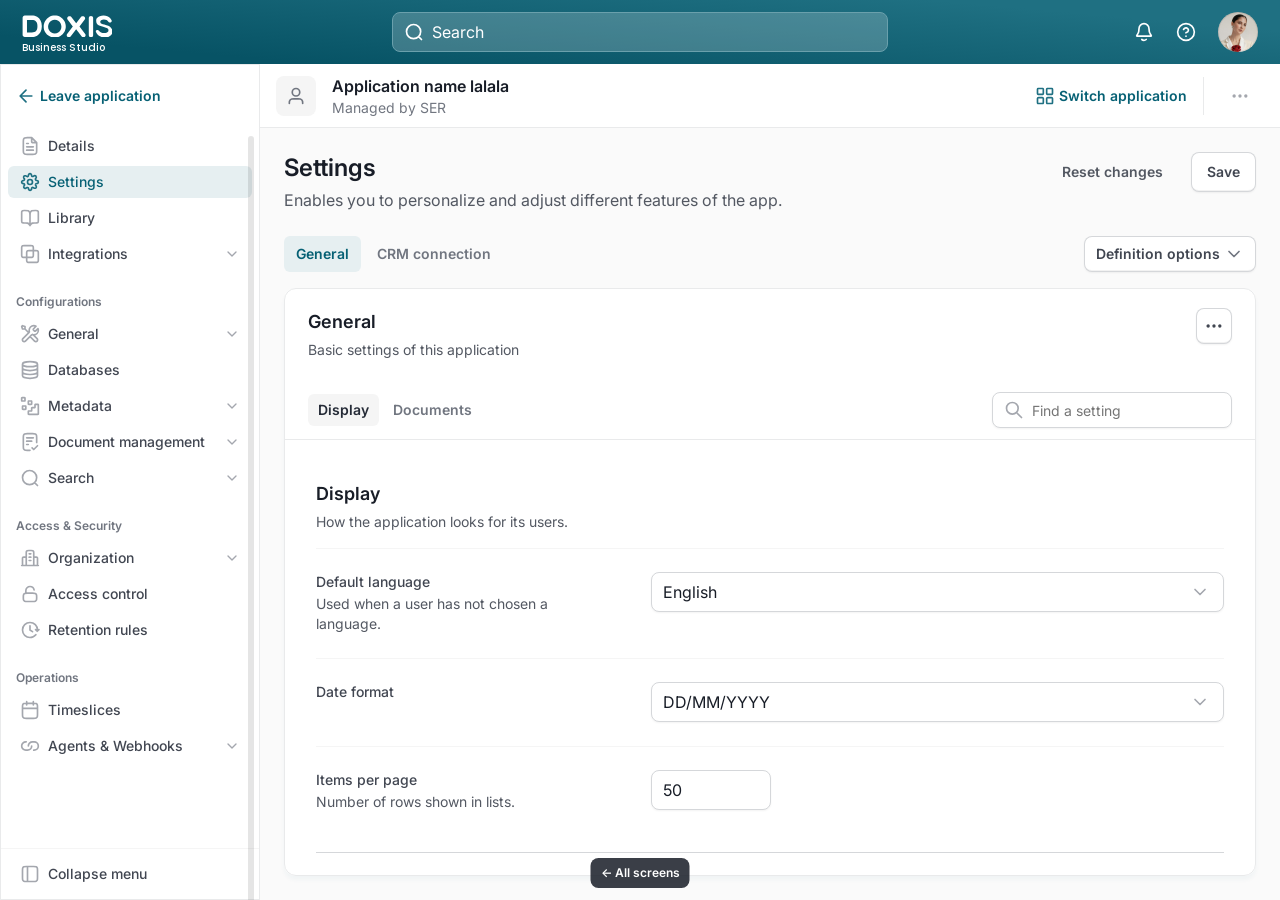
<file: settings-general.html>
<!doctype html>
<html lang="en">
<head>
<meta charset="utf-8">
<meta name="viewport" content="width=device-width, initial-scale=1">
<title>Settings – General (single instance)</title>
<link rel="preconnect" href="https://fonts.googleapis.com">
<link href="https://fonts.googleapis.com/css2?family=Inter:opsz,wght@14..32,400..700&amp;family=Poppins:wght@500&amp;display=swap" rel="stylesheet">
<style>
body{margin:0;background:#FAFAFA}
a{color:#066074}a:hover{color:#05495A}
.ic{display:block;flex:none}
.hb{width:40px;height:36px;display:flex;align-items:center;justify-content:center;border:0;border-radius:6px;background:transparent;color:#FFFFFF;cursor:pointer;padding:0}
.hb:hover{background:rgba(255,255,255,0.12)}
.srch::placeholder{color:#FFFFFF;opacity:1}
.ng{display:flex;flex-direction:column}
.ni{display:flex;align-items:center;gap:12px;height:32px;margin:2px 0;box-sizing:border-box;padding:0 12px;border-radius:6px;background:#FFFFFF;color:#414651;text-decoration:none;font-size:14px;line-height:20px;font-weight:500}
.ni .ti{flex:1;display:flex;align-items:center;gap:8px;min-width:0}
.ni .ti svg{color:#A4A7AE}
.ni .cv{color:#A4A7AE}
.ni:hover{background:#FAFAFA;color:#252B37}
.ni.cur,.ni.cur:hover{background:#E6EFF1;color:#066074}
.ni.cur .ti svg{color:#1F7082}
.nh{height:28px;box-sizing:border-box;padding:5px 8px;font-size:12px;line-height:18px;font-weight:600;color:#717680}
.tab-unused{height:36px;padding:0 12px;border:0;border-radius:6px;background:transparent;font:inherit;font-size:14px;line-height:20px;font-weight:600;color:#717680;cursor:pointer}
.tab:hover{background:#FAFAFA;color:#535862}
.tab.on,.tab.on:hover{background:#E6EFF1;color:#066074}
.fld{width:100%;box-sizing:border-box;border:1px solid #D5D7DA;border-radius:8px;background:#FFFFFF;font:inherit;font-size:16px;line-height:24px;color:#181D27;box-shadow:0 1px 2px rgba(10,13,18,0.05);margin:0}
.fld:focus{outline:none;border-color:#1F7082;box-shadow:0 0 0 4px rgba(31,112,130,0.18)}
.ql{display:flex;align-items:center;gap:16px;height:72px;box-sizing:border-box;padding:16px 8px 16px 16px;box-shadow:inset 0 -1px 0 #E9EAEB;text-decoration:none;color:inherit}
.ql:last-child{box-shadow:none;border-radius:8px}
.ql:hover{background:#FAFAFA}
@media (max-width: 860px){.nav{flex-basis:100% !important}.tri{display:none !important}}
.lbl{display:flex;gap:2px;font-size:14px;line-height:20px;font-weight:500;color:#414651}
.hint{margin:0;font-size:14px;line-height:20px;color:#535862}
.bdg{display:inline-flex;align-items:center;height:22px;box-sizing:border-box;padding:2px 8px;border-radius:9999px;font-size:12px;line-height:18px;font-weight:500;white-space:nowrap}
.fg{display:flex;flex-direction:column;gap:6px}
.tab{height:36px;padding:0 12px;border:0;border-radius:6px;background:transparent;font:inherit;font-size:14px;line-height:20px;font-weight:600;color:#717680;cursor:pointer}
.tab:hover{background:#FAFAFA;color:#535862}
.tab.on,.tab.on:hover{background:#E6EFF1;color:#066074}
.ins{display:flex;align-items:center;gap:8px;height:44px;box-sizing:border-box;padding:0 4px 0 12px;border-radius:6px;color:#414651;font-size:14px;line-height:20px;font-weight:500}
.ins:hover{background:#FAFAFA}
.ins.on,.ins.on:hover{background:#E6EFF1;color:#066074;font-weight:600}
.ins>button.nm{flex:1;min-width:0;height:100%;padding:0;border:0;background:transparent;font:inherit;color:inherit;text-align:left;cursor:pointer}
.ib2{width:32px;height:32px;display:flex;align-items:center;justify-content:center;padding:0;border:0;border-radius:6px;background:transparent;color:#A4A7AE;cursor:pointer}
.ib2:hover{background:#F5F5F5;color:#717680}
.sel{position:relative;display:flex;align-items:center}
.sel select{appearance:none;-webkit-appearance:none;cursor:pointer;padding-right:40px !important}
.sel svg{position:absolute;right:14px;color:#A4A7AE;pointer-events:none}
.chip{display:inline-flex;align-items:center;gap:3px;height:24px;box-sizing:border-box;padding:2px 4px 2px 9px;border-radius:6px;background:#FFFFFF;box-shadow:inset 0 0 0 1px #D5D7DA;font-size:14px;line-height:20px;font-weight:500;color:#414651}
.chip button{width:16px;height:16px;display:flex;align-items:center;justify-content:center;padding:0;border:0;border-radius:3px;background:transparent;color:#A4A7AE;cursor:pointer}
.tgl{position:relative;flex:none;width:36px;height:20px;padding:2px;box-sizing:border-box;border:0;border-radius:9999px;background:#1F7082;cursor:pointer}
.tgl span{display:block;width:16px;height:16px;margin-left:16px;border-radius:9999px;background:#FFFFFF;box-shadow:0 1px 3px rgba(10,13,18,0.1),0 1px 2px rgba(10,13,18,0.06)}
.lnk{padding:0;border:0;background:transparent;font:inherit;font-size:14px;line-height:20px;font-weight:600;color:#066074;cursor:pointer;display:inline-flex;align-items:center;gap:4px}
.ro{background:#FAFAFA !important;color:#717680 !important;box-shadow:none !important}
.sec{display:flex;flex-direction:column;gap:20px;padding:32px 0;box-shadow:inset 0 -1px 0 #E9EAEB}
.sec:last-child{box-shadow:none}
.sh{display:flex;flex-direction:column;gap:2px}
.sh h3{margin:0;font-size:16px;line-height:24px;font-weight:600;color:#181D27}
.sh p{margin:0;font-size:14px;line-height:20px;color:#535862}
.sbtn{height:36px;box-sizing:border-box;display:inline-flex;align-items:center;gap:4px;padding:0 12px;border:0;border-radius:8px;background:#FFFFFF;font:inherit;font-size:14px;line-height:20px;font-weight:600;color:#414651;text-decoration:none;white-space:nowrap;cursor:pointer;box-shadow:inset 0 0 0 1px #D5D7DA,0 1px 2px rgba(10,13,18,0.05),inset 0 -2px 0 rgba(10,13,18,0.05)}
.sbtn:hover{background:#FAFAFA;color:#252B37}
.scr::-webkit-scrollbar{width:14px}
.scr::-webkit-scrollbar-track{background:transparent;margin:8px 0}
.scr::-webkit-scrollbar-thumb{background:#D5D7DA;border-radius:9999px;border:4px solid #FFFFFF;min-height:48px}
.scr::-webkit-scrollbar-thumb:hover{background:#A4A7AE}
@supports (-moz-appearance:none){.scr{scrollbar-width:thin;scrollbar-color:#D5D7DA transparent}}
.ws-nav{position:sticky;top:0;z-index:2;display:flex;flex-wrap:wrap;align-items:center;gap:8px 16px;margin:0 1px;padding:12px 23px;background:#FFFFFF;box-shadow:inset 0 -1px 0 #E9EAEB}
.anc{display:flex;gap:4px;flex:1;min-width:240px;flex-wrap:wrap}
.anc a{height:32px;box-sizing:border-box;display:inline-flex;align-items:center;padding:0 10px;border-radius:6px;font-size:14px;line-height:20px;font-weight:600;color:#717680;text-decoration:none}
.anc a:hover{background:#FAFAFA;color:#535862}
.anc button{height:32px;box-sizing:border-box;display:inline-flex;align-items:center;padding:0 10px;border:0;border-radius:6px;background:transparent;font:inherit;font-size:14px;line-height:20px;font-weight:600;color:#717680;cursor:pointer}
.anc button:hover{background:#FAFAFA;color:#535862}
.anc button.on{background:#F5F5F5;color:#252B37}
.anc a.on{background:#F5F5F5;color:#252B37}
.srch2{position:relative;display:flex;align-items:center;width:240px}
.srch2 svg{position:absolute;left:12px;color:#A4A7AE;pointer-events:none}
.srch2 input{padding-left:39px !important}
.secv{margin:0 32px;padding:40px 0 16px;scroll-margin-top:72px}
.secv+.secv{box-shadow:inset 0 1px 0 #D5D7DA}
.secv>h3{margin:0;font-size:18px;line-height:28px;font-weight:600;color:#181D27}
.secv>p{margin:4px 0 0;font-size:14px;line-height:20px;color:#535862}
.rows{margin:16px 0 0;padding:0;display:flex;flex-direction:column}
.row{display:grid;grid-template-columns:minmax(0,1fr) minmax(0,2fr);gap:8px 48px;padding:24px 0;box-shadow:inset 0 1px 0 #F5F5F5}
.rl{display:flex;gap:2px;font-size:14px;line-height:20px;font-weight:500;color:#414651}
.rd{margin:2px 0 0;font-size:14px;line-height:20px;color:#535862}
.rc{display:flex;flex-direction:column;gap:8px;max-width:720px;min-width:0}
.chg{display:inline-flex;align-items:center;gap:6px;height:22px;padding:0 8px;border-radius:9999px;background:#E6EFF1;font-size:12px;line-height:18px;font-weight:500;color:#066074}
.dot{width:6px;height:6px;border-radius:9999px;background:#1F7082}
.row.err .fld{border-color:#FDA29B}
.et{margin:0;font-size:14px;line-height:20px;color:#D92D20}
.meta{margin:0;font-size:14px;line-height:20px;color:#535862;display:flex;gap:12px;align-items:center;flex-wrap:wrap}
.ro-v{display:flex;align-items:center;gap:8px;min-height:40px;font-size:16px;line-height:24px;color:#414651}
.ro-v svg{color:#A4A7AE}
.ins2{display:flex;align-items:center;gap:8px;min-height:52px;box-sizing:border-box;padding:6px 4px 6px 12px;border-radius:8px;color:#414651}
.ins2:hover{background:#FAFAFA}
.ins2.on,.ins2.on:hover{background:#E6EFF1}
.ins2 .nm2{flex:1;min-width:0;display:flex;flex-direction:column;padding:0;border:0;background:transparent;font:inherit;text-align:left;cursor:pointer;color:inherit}
.ins2 .t1{font-size:14px;line-height:20px;font-weight:600;color:#252B37}
.ins2.on .t1{color:#066074}
.ins2 .t2{font-size:12px;line-height:18px;color:#717680}
.savebar{position:sticky;bottom:16px;z-index:3;margin:0 24px;display:flex;flex-wrap:wrap;align-items:center;gap:12px 16px;padding:12px 12px 12px 20px;border-radius:12px;background:#FFFFFF;box-shadow:inset 0 0 0 1px #E9EAEB,0 12px 16px -4px rgba(10,13,18,0.08),0 4px 6px -2px rgba(10,13,18,0.03)}
.pbtn{height:40px;box-sizing:border-box;display:inline-flex;align-items:center;justify-content:center;gap:4px;padding:0 16px;border:0;border-radius:8px;background:#1F7082;font:inherit;font-size:14px;line-height:20px;font-weight:600;color:#FFFFFF;cursor:pointer;box-shadow:0 1px 2px rgba(10,13,18,0.05),inset 0 -2px 0 rgba(10,13,18,0.05),inset 0 0 0 1px rgba(10,13,18,0.18)}
.pbtn:hover{background:#155C6E}
.gbtn{height:40px;padding:0 14px;border:0;border-radius:8px;background:transparent;font:inherit;font-size:14px;line-height:20px;font-weight:600;color:#535862;cursor:pointer}
.gbtn:hover{background:#F5F5F5}
.undo{align-self:flex-start;display:inline-flex;align-items:center;gap:4px;padding:0;border:0;background:transparent;font:inherit;font-size:14px;line-height:20px;font-weight:600;color:#535862;cursor:pointer}
.undo:hover{color:#252B37}
@media (max-width: 860px){.row{grid-template-columns:minmax(0,1fr)}}
.mo{position:absolute;z-index:20;min-width:240px;box-sizing:border-box;padding:4px 0;border-radius:8px;background:#FFFFFF;box-shadow:inset 0 0 0 1px #E9EAEB,0 12px 16px -4px rgba(10,13,18,0.08),0 4px 6px -2px rgba(10,13,18,0.03)}
.moi{width:100%;display:flex;align-items:center;gap:12px;padding:10px 16px;border:0;background:transparent;font:inherit;font-size:14px;line-height:20px;font-weight:500;color:#414651;text-align:left;white-space:nowrap;cursor:pointer}
.moi:hover{background:#FAFAFA;color:#252B37}
.moi svg{color:#A4A7AE}
.dbtn{width:36px;height:36px;box-sizing:border-box;display:inline-flex;align-items:center;justify-content:center;padding:0;border:0;border-radius:8px;background:#FFFFFF;color:#B42318;cursor:pointer;box-shadow:inset 0 0 0 1px #FDA29B,0 1px 2px rgba(10,13,18,0.05),inset 0 -2px 0 rgba(10,13,18,0.05)}
.dbtn:hover{background:#FEF3F2;color:#912018}
.tgl.off{background:#F5F5F5;box-shadow:inset 0 0 0 1px #E9EAEB}
.tgl.off span{margin-left:0}
</style>
<link rel="stylesheet" href="prototype.css">
<script src="prototype.js" defer></script>
</head>
<body data-screen="settings">
<a href="index.html" class="pt-home" style="position:fixed;left:50%;transform:translateX(-50%);bottom:12px;z-index:70;padding:6px 10px;border-radius:8px;background:#181D27;color:#fff;font:600 12px/18px Inter,system-ui,sans-serif;text-decoration:none;opacity:.85">← All screens</a>
<div style="height: 100vh; overflow: hidden; display: flex; flex-direction: column; background: #FAFAFA; font-family: Inter, system-ui, sans-serif; font-size: 14px; line-height: 20px; color: #181D27">

<header style="height: 64px; flex: none; display: grid; grid-template-columns: minmax(134px, 1fr) minmax(0, 496px) minmax(134px, 1fr); align-items: center; column-gap: 16px; padding: 0 22px; background: linear-gradient(5deg, #075365 15.8%, #1F7082 82.5%); color: #FFFFFF">
<a href="#" aria-label="Doxis Business Studio home" style="display: block; width: 104px; height: 34px; color: #FFFFFF; text-decoration: none">
<svg class="ic" width="90" height="22" viewBox="0 0 90 22" fill="currentColor" aria-hidden="true"><path transform="translate(0.605 0.532)" d="M14.473 1.301C12.988 0.439 11.24 0 9.282 0L2.176 0C1.551 0 1.024 0.221 0.615 0.657C0.208 1.088 0 1.634 0 2.275L0 19.158C0 19.823 0.208 20.374 0.617 20.794C1.027 21.217 1.564 21.433 2.211 21.433L9.317 21.433C11.299 21.433 13.05 20.995 14.523 20.132C15.997 19.268 17.155 18.059 17.964 16.538C18.77 15.021 19.18 13.247 19.18 11.262L19.18 10.151C19.18 8.17 18.766 6.403 17.951 4.896C17.135 3.384 15.965 2.17 14.473 1.301ZM14.806 10.123L14.806 11.247C14.806 13.069 14.329 14.487 13.389 15.462C12.45 16.432 11.093 16.924 9.355 16.924L4.374 16.924L4.374 4.507L9.355 4.507C11.093 4.507 12.45 4.999 13.389 5.97C14.329 6.94 14.806 8.346 14.806 10.123Z" fill-rule="nonzero"></path><path transform="translate(21.685 0.592)" d="M16.719 1.464C15.072 0.493 13.181 0 11.098 0C9.015 0 7.122 0.493 5.461 1.466C3.802 2.439 2.476 3.792 1.517 5.488C0.51 7.191 0 9.06 0 11.043C0 13.024 0.51 14.892 1.517 16.594C2.5 18.243 3.828 19.564 5.463 20.518C7.124 21.49 9.015 21.982 11.098 21.982C13.178 21.982 15.069 21.49 16.719 20.517C18.367 19.546 19.689 18.205 20.649 16.531C21.608 14.86 22.096 13.007 22.096 11.022C22.096 9.04 21.608 7.177 20.646 5.488C19.687 3.794 18.367 2.442 16.719 1.464ZM17.719 11.038C17.719 12.274 17.429 13.426 16.856 14.457C16.284 15.487 15.494 16.312 14.507 16.913C13.524 17.512 12.383 17.817 11.12 17.817C9.832 17.817 8.672 17.513 7.674 16.913C6.677 16.315 5.874 15.49 5.293 14.458C4.708 13.426 4.411 12.274 4.411 11.038C4.411 9.776 4.708 8.62 5.293 7.602C5.874 6.583 6.676 5.758 7.677 5.149C8.674 4.543 9.833 4.236 11.12 4.236C12.383 4.236 13.524 4.543 14.512 5.15C15.495 5.759 16.284 6.584 16.854 7.603C17.428 8.624 17.719 9.78 17.719 11.038Z" fill-rule="nonzero"></path><path transform="translate(66.795 0.977)" d="M2.159 0C1.548 0 1.021 0.212 0.593 0.629C0.2 1.022 0 1.525 0 2.124L0 19.284C0 19.889 0.2 20.398 0.598 20.799C1.016 21.218 1.546 21.432 2.159 21.432C2.802 21.432 3.341 21.216 3.756 20.791C4.141 20.396 4.338 19.889 4.338 19.284L4.338 2.124C4.338 1.523 4.139 1.022 3.743 0.624C3.33 0.21 2.795 0 2.159 0Z" fill-rule="nonzero"></path><path transform="translate(74.196 0.532)" d="M14.524 12.082C13.952 11.374 13.137 10.776 12.093 10.304C11.079 9.849 9.736 9.402 8.098 8.976C7.009 8.718 6.152 8.454 5.555 8.191C4.988 7.94 4.592 7.664 4.375 7.37C4.169 7.087 4.065 6.725 4.065 6.296C4.065 5.586 4.358 5.045 4.958 4.643C5.587 4.221 6.535 4.007 7.775 4.007C8.746 4.007 9.62 4.193 10.373 4.559C11.13 4.927 11.67 5.411 12.025 6.04C12.201 6.343 12.442 6.581 12.745 6.744C13.04 6.904 13.383 6.985 13.767 6.985C13.928 6.985 14.141 6.954 14.415 6.888C14.95 6.731 15.296 6.444 15.444 6.035C15.586 5.645 15.601 5.27 15.488 4.921C15.115 3.947 14.562 3.088 13.844 2.37C13.12 1.646 12.208 1.07 11.135 0.656C10.064 0.22 8.765 0 7.276 0C5.986 0 4.736 0.217 3.564 0.646C2.379 1.081 1.399 1.75 0.651 2.636C0.123 3.268 -0.012 4.048 -0.012 5.248C-0.012 6.448 0.18 7.329 0.581 8.004C0.975 8.668 1.582 9.233 2.385 9.684C3.156 10.118 4.124 10.493 5.264 10.799C6.38 11.112 7.425 11.405 8.399 11.679C9.376 11.953 10.162 12.249 10.737 12.558C11.273 12.849 11.666 13.193 11.906 13.583C12.137 13.959 12.255 14.387 12.255 14.857C12.255 15.336 12.089 15.791 11.762 16.207C11.43 16.629 10.94 16.963 10.306 17.199C9.646 17.443 8.865 17.567 7.985 17.567C6.838 17.567 5.8 17.369 4.898 16.976C4.008 16.589 3.344 16.075 2.927 15.448C2.674 15.07 2.36 14.789 1.993 14.613C1.618 14.434 1.228 14.391 0.83 14.488C0.278 14.613 -0.082 14.884 -0.237 15.293C-0.383 15.674 -0.39 16.053 -0.256 16.42C0.208 17.554 0.886 18.538 1.759 19.344C2.633 20.15 3.676 20.774 4.857 21.199C6.033 21.621 7.304 21.836 8.634 21.836C10.069 21.836 11.384 21.596 12.542 21.122C13.716 20.643 14.651 19.925 15.321 18.99C15.994 18.051 16.336 16.889 16.336 15.535C16.336 14.191 15.729 13.563 14.524 12.082Z" fill-rule="nonzero"></path><path transform="translate(44.485 0.902)" d="M18.709 18.104L13.008 10.613L18.247 3.629C18.542 3.251 18.668 2.808 18.626 2.31C18.587 1.837 18.408 1.403 18.104 1.026C17.807 0.648 17.402 0.401 16.903 0.288C16.406 0.183 15.903 0.231 15.406 0.441C14.876 0.664 14.427 1.045 14.073 1.571L9.687 7.453L5.235 1.565C4.882 1.041 4.433 0.662 3.906 0.442C3.418 0.233 2.931 0.183 2.439 0.288C1.939 0.402 1.536 0.649 1.234 1.026C0.935 1.402 0.757 1.836 0.713 2.317C0.672 2.808 0.798 3.25 1.093 3.628L6.334 10.613L0.633 18.104C0.336 18.479 0.199 18.926 0.221 19.432C0.247 19.928 0.42 20.36 0.738 20.718C1.06 21.077 1.464 21.307 1.944 21.399C2.083 21.426 2.222 21.44 2.359 21.44C2.738 21.44 3.103 21.338 3.447 21.135C3.896 20.874 4.315 20.474 4.69 19.948L9.671 13.427L14.651 19.948C15.027 20.474 15.445 20.874 15.893 21.135C16.237 21.338 16.602 21.44 16.982 21.44C17.119 21.44 17.258 21.427 17.395 21.399C17.875 21.307 18.282 21.077 18.602 20.718C18.92 20.36 19.093 19.928 19.12 19.432C19.143 18.928 19.005 18.479 18.709 18.104Z" fill-rule="nonzero"></path></svg>
<span style="display: block; height: 7px; margin-top: 5.04px; font-family: Poppins, sans-serif; font-size: 10px; line-height: 12px; font-weight: 500; white-space: nowrap">Business Studio</span>
</a>
<label style="height: 40px; box-sizing: border-box; display: flex; align-items: center; gap: 8px; padding: 0 11px; border: 1px solid #6AA0AC; border-radius: 8px; background: rgba(255,255,255,0.2); cursor: text">
<svg class="ic" width="20" height="20" viewBox="0 0 24 24" fill="none" stroke="currentColor" stroke-width="2" stroke-linecap="round" stroke-linejoin="round" aria-hidden="true"><path transform="translate(3 3)" d="M18 18L14.5 14.5M17 8.5C17 13.19 13.19 17 8.5 17C3.81 17 0 13.19 0 8.5C0 3.81 3.81 0 8.5 0C13.19 0 17 3.81 17 8.5Z"></path></svg>
<input class="srch" type="search" placeholder="Search" aria-label="Search" style="flex: 1; min-width: 0; height: 24px; padding: 0; border: 0; outline: none; background: transparent; color: #FFFFFF; font: inherit; font-size: 16px; line-height: 24px">
</label>
<div style="display: flex; justify-content: flex-end; align-items: center; gap: 12px">
<div style="display: flex; gap: 2px">
<button class="hb" aria-label="Notifications"><svg class="ic" width="20" height="20" viewBox="0 0 24 24" fill="none" stroke="currentColor" stroke-width="2" stroke-linecap="round" stroke-linejoin="round" aria-hidden="true"><path transform="translate(3.26 2)" d="M11.38 19C10.68 19.62 9.75 20 8.74 20C7.72 20 6.8 19.62 6.09 19M14.74 6C14.74 4.41 14.11 2.88 12.98 1.76C11.86 0.63 10.33 0 8.74 0C7.15 0 5.62 0.63 4.5 1.76C3.37 2.88 2.74 4.41 2.74 6C2.74 9.09 1.96 11.21 1.09 12.61C0.35 13.79 -0.01 14.38 0 14.54C0.02 14.72 0.05 14.79 0.2 14.9C0.33 15 0.93 15 2.13 15L15.35 15C16.55 15 17.14 15 17.28 14.9C17.42 14.79 17.46 14.72 17.48 14.54C17.49 14.38 17.12 13.79 16.39 12.61C15.52 11.21 14.74 9.09 14.74 6Z"></path></svg></button>
<button class="hb" aria-label="Help"><svg class="ic" width="20" height="20" viewBox="0 0 24 24" fill="none" stroke="currentColor" stroke-width="2" stroke-linecap="round" stroke-linejoin="round" aria-hidden="true"><path transform="translate(2 2)" d="M7.09 7C7.33 6.33 7.79 5.77 8.4 5.41C9.01 5.05 9.73 4.92 10.43 5.04C11.13 5.16 11.76 5.52 12.22 6.06C12.67 6.61 12.92 7.29 12.92 8C12.92 10 9.92 11 9.92 11M10 15L10.01 15M20 10C20 15.52 15.52 20 10 20C4.48 20 0 15.52 0 10C0 4.48 4.48 0 10 0C15.52 0 20 4.48 20 10Z"></path></svg></button>
</div>
<button aria-label="Account menu" style="width: 40px; height: 40px; padding: 0; border: 0; border-radius: 9999px; background: transparent; cursor: pointer"><img src="avatar.jpg" alt="" style="display: block; width: 40px; height: 40px; border-radius: 9999px; object-fit: cover; outline: 1px solid rgba(0,0,0,0.08); outline-offset: -1px"></button>
</div>
</header>

<div style="flex: 1; min-height: 0; display: flex; align-items: stretch">

<nav class="nav" aria-label="Application" style="flex: 0 0 260px; min-height: 0; overflow-y: auto; box-sizing: border-box; position: relative; display: flex; flex-direction: column; background: #FFFFFF; outline: 1px solid #E9EAEB; outline-offset: -1px">
<div style="height: 64px; box-sizing: border-box; padding: 22px 16px">
<a href="#" style="display: inline-flex; align-items: center; gap: 4px; font-size: 14px; line-height: 20px; font-weight: 600; color: #066074; text-decoration: none"><svg class="ic" style="color: #1F7082" width="20" height="20" viewBox="0 0 24 24" fill="none" stroke="currentColor" stroke-width="2" stroke-linecap="round" stroke-linejoin="round" aria-hidden="true"><path transform="translate(5 5)" d="M14 7L0 7L7 14M0 7L7 0"></path></svg>Leave application</a>
</div>

<div class="ng" style="padding: 0 8px 8px">
<a class="ni" href="#"><span class="ti"><svg class="ic" width="20" height="20" viewBox="0 0 24 24" fill="none" stroke="currentColor" stroke-width="2" stroke-linecap="round" stroke-linejoin="round" aria-hidden="true"><path transform="translate(4 2)" d="M10 0.27L10 4.4C10 4.96 10 5.24 10.11 5.45C10.2 5.64 10.36 5.8 10.55 5.89C10.76 6 11.04 6 11.6 6L15.73 6M12 11L4 11M12 15L4 15M6 7L4 7M11.2 20L4.8 20C3.12 20 2.28 20 1.64 19.67C1.07 19.39 0.61 18.93 0.33 18.36C0 17.72 0 16.88 0 15.2L0 4.8C0 3.12 0 2.28 0.33 1.64C0.61 1.07 1.07 0.61 1.64 0.33C2.28 0 3.12 0 4.8 0L10 0L16 6L16 15.2C16 16.88 16 17.72 15.67 18.36C15.39 18.93 14.93 19.39 14.36 19.67C13.72 20 12.88 20 11.2 20Z"></path></svg>Details</span></a>
<a class="ni cur" href="settings.html" aria-current="page"><span class="ti"><svg class="ic" width="20" height="20" viewBox="0 0 24 24" fill="none" stroke="currentColor" stroke-width="2" stroke-linecap="round" stroke-linejoin="round" aria-hidden="true"><path transform="translate(2 2)" d="M13 10C13 11.66 11.66 13 10 13C8.34 13 7 11.66 7 10C7 8.34 8.34 7 10 7C11.66 7 13 8.34 13 10ZM16.73 12.73C16.61 13 16.57 13.31 16.62 13.6C16.68 13.9 16.82 14.17 17.03 14.38L17.08 14.44C17.25 14.61 17.38 14.81 17.48 15.03C17.57 15.25 17.62 15.48 17.62 15.72C17.62 15.96 17.57 16.2 17.48 16.42C17.38 16.64 17.25 16.84 17.08 17.01C16.91 17.18 16.71 17.31 16.49 17.4C16.27 17.5 16.03 17.54 15.8 17.54C15.56 17.54 15.32 17.5 15.1 17.4C14.88 17.31 14.68 17.18 14.51 17.01L14.45 16.95C14.24 16.74 13.97 16.6 13.67 16.55C13.38 16.5 13.07 16.53 12.8 16.65C12.53 16.77 12.3 16.96 12.14 17.21C11.98 17.45 11.89 17.73 11.89 18.03L11.89 18.18C11.89 18.66 11.7 19.13 11.36 19.47C11.02 19.81 10.55 20 10.07 20C9.59 20 9.13 19.81 8.79 19.47C8.45 19.13 8.25 18.66 8.25 18.18L8.25 18.1C8.25 17.8 8.15 17.51 7.98 17.26C7.8 17.02 7.56 16.83 7.27 16.73C7 16.61 6.69 16.57 6.4 16.62C6.1 16.68 5.83 16.82 5.62 17.03L5.56 17.08C5.39 17.25 5.19 17.38 4.97 17.48C4.75 17.57 4.52 17.62 4.28 17.62C4.04 17.62 3.8 17.57 3.58 17.48C3.36 17.38 3.16 17.25 2.99 17.08C2.82 16.91 2.69 16.71 2.6 16.49C2.5 16.27 2.46 16.03 2.46 15.8C2.46 15.56 2.5 15.32 2.6 15.1C2.69 14.88 2.82 14.68 2.99 14.51L3.05 14.45C3.26 14.24 3.4 13.97 3.45 13.67C3.5 13.38 3.47 13.07 3.35 12.8C3.23 12.53 3.04 12.3 2.79 12.14C2.55 11.98 2.27 11.89 1.97 11.89L1.82 11.89C1.34 11.89 0.87 11.7 0.53 11.36C0.19 11.02 0 10.55 0 10.07C0 9.59 0.19 9.13 0.53 8.79C0.87 8.45 1.34 8.25 1.82 8.25L1.9 8.25C2.2 8.25 2.49 8.15 2.74 7.98C2.98 7.8 3.17 7.56 3.27 7.27C3.39 7 3.43 6.69 3.38 6.4C3.32 6.1 3.18 5.83 2.97 5.62L2.92 5.56C2.75 5.39 2.62 5.19 2.52 4.97C2.43 4.75 2.38 4.52 2.38 4.28C2.38 4.04 2.43 3.8 2.52 3.58C2.62 3.36 2.75 3.16 2.92 2.99C3.09 2.82 3.29 2.69 3.51 2.6C3.73 2.5 3.97 2.46 4.2 2.46C4.44 2.46 4.68 2.5 4.9 2.6C5.12 2.69 5.32 2.82 5.49 2.99L5.55 3.05C5.76 3.26 6.03 3.4 6.33 3.45C6.62 3.5 6.93 3.47 7.2 3.35L7.27 3.35C7.54 3.23 7.77 3.04 7.93 2.79C8.09 2.55 8.18 2.27 8.18 1.97L8.18 1.82C8.18 1.34 8.37 0.87 8.71 0.53C9.06 0.19 9.52 0 10 0C10.48 0 10.94 0.19 11.29 0.53C11.63 0.87 11.82 1.34 11.82 1.82L11.82 1.9C11.82 2.19 11.91 2.48 12.07 2.72C12.23 2.97 12.46 3.16 12.73 3.27C13 3.39 13.31 3.43 13.6 3.38C13.9 3.32 14.17 3.18 14.38 2.97L14.44 2.92C14.61 2.75 14.81 2.62 15.03 2.52C15.25 2.43 15.48 2.38 15.72 2.38C15.96 2.38 16.2 2.43 16.42 2.52C16.64 2.62 16.84 2.75 17.01 2.92C17.18 3.09 17.31 3.29 17.4 3.51C17.5 3.73 17.54 3.97 17.54 4.2C17.54 4.44 17.5 4.68 17.4 4.9C17.31 5.12 17.18 5.32 17.01 5.49L16.95 5.55C16.74 5.76 16.6 6.03 16.55 6.33C16.5 6.62 16.53 6.93 16.65 7.2L16.65 7.27C16.77 7.54 16.96 7.77 17.21 7.93C17.45 8.09 17.73 8.18 18.03 8.18L18.18 8.18C18.66 8.18 19.13 8.37 19.47 8.71C19.81 9.06 20 9.52 20 10C20 10.48 19.81 10.94 19.47 11.29C19.13 11.63 18.66 11.82 18.18 11.82L18.1 11.82C17.81 11.82 17.52 11.91 17.28 12.07C17.03 12.23 16.84 12.46 16.73 12.73Z"></path></svg>Settings</span></a>
<a class="ni" href="#"><span class="ti"><svg class="ic" width="20" height="20" viewBox="0 0 24 24" fill="none" stroke="currentColor" stroke-width="2" stroke-linecap="round" stroke-linejoin="round" aria-hidden="true"><path transform="translate(2 3)" d="M10 18L9.9 17.85C9.21 16.81 8.86 16.29 8.4 15.91C7.99 15.58 7.52 15.33 7.02 15.17C6.45 15 5.83 15 4.57 15L3.2 15C2.08 15 1.52 15 1.09 14.78C0.72 14.59 0.41 14.28 0.22 13.91C0 13.48 0 12.92 0 11.8L0 3.2C0 2.08 0 1.52 0.22 1.09C0.41 0.72 0.72 0.41 1.09 0.22C1.52 0 2.08 0 3.2 0L3.6 0C5.84 0 6.96 0 7.82 0.44C8.57 0.82 9.18 1.43 9.56 2.18C10 3.04 10 4.16 10 6.4L10 18L10.1 17.85C10.79 16.81 11.14 16.29 11.6 15.91C12.01 15.58 12.48 15.33 12.98 15.17C13.55 15 14.17 15 15.43 15L16.8 15C17.92 15 18.48 15 18.91 14.78C19.28 14.59 19.59 14.28 19.78 13.91C20 13.48 20 12.92 20 11.8L20 3.2C20 2.08 20 1.52 19.78 1.09C19.59 0.72 19.28 0.41 18.91 0.22C18.48 0 17.92 0 16.8 0L16.4 0C14.16 0 13.04 0 12.18 0.44C11.43 0.82 10.82 1.43 10.44 2.18C10 3.04 10 4.16 10 6.4"></path></svg>Library</span></a>
<a class="ni" href="#"><span class="ti"><svg class="ic" width="20" height="20" viewBox="0 0 24 24" fill="none" stroke="currentColor" stroke-width="2" stroke-linecap="round" stroke-linejoin="round" aria-hidden="true"><path transform="translate(2 2)" d="M3.2 0L10.8 0C11.92 0 12.48 0 12.91 0.22C13.28 0.41 13.59 0.72 13.78 1.09C14 1.52 14 2.08 14 3.2L14 10.8C14 11.92 14 12.48 13.78 12.91C13.59 13.28 13.28 13.59 12.91 13.78C12.48 14 11.92 14 10.8 14L3.2 14C2.08 14 1.52 14 1.09 13.78C0.72 13.59 0.41 13.28 0.22 12.91C0 12.48 0 11.92 0 10.8L0 3.2C0 2.08 0 1.52 0.22 1.09C0.41 0.72 0.72 0.41 1.09 0.22C1.52 0 2.08 0 3.2 0ZM9.2 6L16.8 6C17.92 6 18.48 6 18.91 6.22C19.28 6.41 19.59 6.72 19.78 7.09C20 7.52 20 8.08 20 9.2L20 16.8C20 17.92 20 18.48 19.78 18.91C19.59 19.28 19.28 19.59 18.91 19.78C18.48 20 17.92 20 16.8 20L9.2 20C8.08 20 7.52 20 7.09 19.78C6.72 19.59 6.41 19.28 6.22 18.91C6 18.48 6 17.92 6 16.8L6 9.2C6 8.08 6 7.52 6.22 7.09C6.41 6.72 6.72 6.41 7.09 6.22C7.52 6 8.08 6 9.2 6Z"></path></svg>Integrations</span><svg class="ic cv" width="16" height="16" viewBox="0 0 24 24" fill="none" stroke="currentColor" stroke-width="2" stroke-linecap="round" stroke-linejoin="round" aria-hidden="true"><path transform="translate(6 9)" d="M0 0L6 6L12 0"></path></svg></a>
</div>

<div style="padding: 8px; display: flex; flex-direction: column; gap: 16px">
<div class="ng">
<div class="nh">Configurations</div>
<a class="ni" href="#"><span class="ti"><svg class="ic" width="20" height="20" viewBox="0 0 24 24" fill="none" stroke="currentColor" stroke-width="2" stroke-linecap="round" stroke-linejoin="round" aria-hidden="true"><path transform="translate(2 2)" d="M4 4L8.5 8.5M4 4L1 4L0 1L1 0L4 1L4 4ZM14.63 3.37L17.26 0.74C16.45 0.27 15.51 0 14.5 0C11.46 0 9 2.46 9 5.5C9 5.87 9.04 6.22 9.1 6.57C9.2 7.06 9.25 7.3 9.23 7.45C9.22 7.6 9.19 7.68 9.12 7.82C9.05 7.95 8.92 8.08 8.66 8.34L1.5 15.5C0.67 16.33 0.67 17.67 1.5 18.5C2.33 19.33 3.67 19.33 4.5 18.5L11.66 11.34C11.92 11.08 12.05 10.95 12.18 10.88C12.32 10.81 12.4 10.78 12.55 10.77C12.7 10.75 12.94 10.8 13.43 10.9C13.78 10.96 14.13 11 14.5 11C17.54 11 20 8.54 20 5.5C20 4.76 19.85 4.05 19.59 3.41L17.13 5.87C16.74 6.26 16.54 6.46 16.31 6.54C16.11 6.6 15.89 6.6 15.69 6.54C15.46 6.46 15.26 6.26 14.87 5.87L14.63 5.63C14.24 5.24 14.04 5.04 13.96 4.81C13.9 4.61 13.9 4.39 13.96 4.19C14.04 3.96 14.24 3.76 14.63 3.37ZM15.5 18.5L10 13L11.94 11.06C12.22 10.78 12.65 10.7 13.04 10.8C13.34 10.89 13.66 10.94 13.98 10.98L18.5 15.5C19.33 16.33 19.33 17.67 18.5 18.5C17.67 19.33 16.33 19.33 15.5 18.5Z"></path></svg>General</span><svg class="ic cv" width="16" height="16" viewBox="0 0 24 24" fill="none" stroke="currentColor" stroke-width="2" stroke-linecap="round" stroke-linejoin="round" aria-hidden="true"><path transform="translate(6 9)" d="M0 0L6 6L12 0"></path></svg></a>
<a class="ni" href="#"><span class="ti"><svg class="ic" width="20" height="20" viewBox="0 0 24 24" fill="none" stroke="currentColor" stroke-width="2" stroke-linecap="round" stroke-linejoin="round" aria-hidden="true"><path transform="translate(3 2)" d="M18 3C18 4.66 13.97 6 9 6C4.03 6 0 4.66 0 3C0 1.34 4.03 0 9 0C13.970 0 18 1.34 18 3L18 17C18 18.66 14 20 9 20C4 20 0 18.66 0 17L0 3M18 7.72C18 9.38 14 10.72 9 10.72C4 10.72 0 9.38 0 7.72M18 12.44C18 14.1 14 15.44 9 15.44C4 15.44 0 14.1 0 12.44"></path></svg>Databases</span></a>
<a class="ni" href="#"><span class="ti"><svg class="ic" width="20" height="20" viewBox="0 0 24 24" fill="none" stroke="currentColor" stroke-width="2" stroke-linecap="round" stroke-linejoin="round" aria-hidden="true"><path transform="translate(2 2)" d="M20 8.8L20 19.2C20 19.48 20 19.62 19.95 19.73C19.9 19.82 19.82 19.9 19.73 19.95C19.62 20 19.48 20 19.2 20L8.8 20C8.52 20 8.38 20 8.27 19.95C8.18 19.9 8.1 19.82 8.05 19.73C8 19.62 8 19.48 8 19.2L8 16.8C8 16.52 8 16.38 8.05 16.27C8.1 16.18 8.18 16.1 8.27 16.05C8.38 16 8.52 16 8.8 16L11.2 16C11.48 16 11.62 16 11.73 15.95C11.82 15.9 11.9 15.82 11.95 15.73C12 15.62 12 15.48 12 15.2L12 12.8C12 12.52 12 12.38 12.05 12.27C12.1 12.18 12.18 12.1 12.27 12.05C12.38 12 12.52 12 12.8 12L15.2 12C15.48 12 15.62 12 15.73 11.95C15.82 11.9 15.9 11.82 15.95 11.73C16 11.62 16 11.48 16 11.2L16 8.8C16 8.52 16 8.38 16.05 8.27C16.1 8.18 16.18 8.1 16.27 8.05C16.38 8 16.52 8 16.8 8L19.2 8C19.48 8 19.62 8 19.73 8.05C19.82 8.1 19.9 8.18 19.95 8.27C20 8.38 20 8.52 20 8.8ZM8.8 4L11.2 4C11.48 4 11.62 4 11.73 4.05C11.82 4.1 11.9 4.18 11.95 4.27C12 4.38 12 4.52 12 4.8L12 7.2C12 7.48 12 7.62 11.95 7.73C11.9 7.82 11.82 7.9 11.73 7.95C11.62 8 11.48 8 11.2 8L8.8 8C8.52 8 8.38 8 8.27 7.95C8.18 7.9 8.1 7.82 8.05 7.73C8 7.62 8 7.48 8 7.2L8 4.8C8 4.52 8 4.38 8.05 4.27C8.1 4.18 8.18 4.1 8.27 4.05C8.38 4 8.52 4 8.8 4ZM1.8 10L4.2 10C4.48 10 4.62 10 4.73 10.05C4.82 10.1 4.9 10.18 4.95 10.27C5 10.38 5 10.52 5 10.8L5 13.2C5 13.48 5 13.62 4.95 13.73C4.9 13.82 4.82 13.9 4.73 13.95C4.62 14 4.48 14 4.2 14L1.8 14C1.52 14 1.38 14 1.27 13.95C1.18 13.9 1.1 13.82 1.05 13.73C1 13.62 1 13.48 1 13.2L1 10.8C1 10.52 1 10.38 1.05 10.27C1.1 10.18 1.18 10.1 1.27 10.05C1.38 10 1.52 10 1.8 10ZM0.8 0L3.2 0C3.48 0 3.62 0 3.73 0.05C3.82 0.1 3.9 0.18 3.95 0.27C4 0.38 4 0.52 4 0.8L4 3.2C4 3.48 4 3.62 3.95 3.73C3.9 3.82 3.82 3.9 3.73 3.95C3.62 4 3.48 4 3.2 4L0.8 4C0.52 4 0.38 4 0.27 3.95C0.18 3.9 0.1 3.82 0.05 3.73C0 3.62 0 3.48 0 3.2L0 0.8C0 0.52 0 0.38 0.05 0.27C0.1 0.18 0.18 0.1 0.27 0.05C0.38 0 0.52 0 0.8 0Z"></path></svg>Metadata</span><svg class="ic cv" width="16" height="16" viewBox="0 0 24 24" fill="none" stroke="currentColor" stroke-width="2" stroke-linecap="round" stroke-linejoin="round" aria-hidden="true"><path transform="translate(6 9)" d="M0 0L6 6L12 0"></path></svg></a>
<a class="ni" href="#"><span class="ti"><svg class="ic" width="20" height="20" viewBox="0 0 24 24" fill="none" stroke="currentColor" stroke-width="2" stroke-linecap="round" stroke-linejoin="round" aria-hidden="true"><path transform="translate(4 2)" d="M8 20L4.8 20C3.12 20 2.28 20 1.64 19.67C1.07 19.39 0.61 18.93 0.33 18.36C0 17.72 0 16.88 0 15.2L0 4.8C0 3.12 0 2.28 0.33 1.64C0.61 1.07 1.07 0.61 1.64 0.33C2.28 0 3.12 0 4.8 0L11.2 0C12.88 0 13.72 0 14.36 0.33C14.93 0.61 15.39 1.07 15.67 1.64C16 2.28 16 3.12 16 4.8L16 10.5M10 9L4 9M6 13L4 13M12 5L4 5M10.5 17L12.5 19L17 14.5"></path></svg>Document management</span><svg class="ic cv" width="16" height="16" viewBox="0 0 24 24" fill="none" stroke="currentColor" stroke-width="2" stroke-linecap="round" stroke-linejoin="round" aria-hidden="true"><path transform="translate(6 9)" d="M0 0L6 6L12 0"></path></svg></a>
<a class="ni" href="#"><span class="ti"><svg class="ic" width="20" height="20" viewBox="0 0 24 24" fill="none" stroke="currentColor" stroke-width="2" stroke-linecap="round" stroke-linejoin="round" aria-hidden="true"><path transform="translate(3 3)" d="M18 18L14.5 14.5M17 8.5C17 13.19 13.19 17 8.5 17C3.81 17 0 13.19 0 8.5C0 3.81 3.81 0 8.5 0C13.19 0 17 3.81 17 8.5Z"></path></svg>Search</span><svg class="ic cv" width="16" height="16" viewBox="0 0 24 24" fill="none" stroke="currentColor" stroke-width="2" stroke-linecap="round" stroke-linejoin="round" aria-hidden="true"><path transform="translate(6 9)" d="M0 0L6 6L12 0"></path></svg></a>
</div>
<div class="ng">
<div class="nh">Access &amp; Security</div>
<a class="ni" href="#"><span class="ti"><svg class="ic" width="20" height="20" viewBox="0 0 24 24" fill="none" stroke="currentColor" stroke-width="2" stroke-linecap="round" stroke-linejoin="round" aria-hidden="true"><path transform="translate(2 3)" d="M1 18L1 9.6C1 9.04 1 8.76 1.11 8.55C1.2 8.36 1.36 8.2 1.55 8.11C1.76 8 2.04 8 2.6 8L5.5 8M14.5 8L17.4 8C17.96 8 18.24 8 18.45 8.11C18.64 8.2 18.8 8.36 18.89 8.55C19 8.76 19 9.04 19 9.6L19 18M5.5 18L5.5 3.2C5.5 2.08 5.5 1.52 5.72 1.09C5.91 0.72 6.22 0.41 6.59 0.22C7.02 0 7.58 0 8.7 0L11.3 0C12.42 0 12.98 0 13.41 0.22C13.78 0.41 14.09 0.72 14.28 1.09C14.5 1.52 14.5 2.08 14.5 3.2L14.5 18M20 18L0 18M9 4L11 4M9 8L11 8M9 12L11 12"></path></svg>Organization</span><svg class="ic cv" width="16" height="16" viewBox="0 0 24 24" fill="none" stroke="currentColor" stroke-width="2" stroke-linecap="round" stroke-linejoin="round" aria-hidden="true"><path transform="translate(6 9)" d="M0 0L6 6L12 0"></path></svg></a>
<a class="ni" href="#"><span class="ti"><svg class="ic" width="20" height="20" viewBox="0 0 24 24" fill="none" stroke="currentColor" stroke-width="2" stroke-linecap="round" stroke-linejoin="round" aria-hidden="true"><path transform="translate(4 3)" d="M3 8L3 5C3 2.24 5.24 0 8 0C10.42 0 12.44 1.72 12.9 4M4.8 8L11.2 8C12.88 8 13.72 8 14.36 8.33C14.93 8.61 15.39 9.07 15.67 9.64C16 10.28 16 11.12 16 12.8L16 13.2C16 14.88 16 15.72 15.67 16.36C15.39 16.93 14.93 17.39 14.36 17.67C13.72 18 12.88 18 11.2 18L4.8 18C3.12 18 2.28 18 1.64 17.67C1.07 17.39 0.61 16.93 0.33 16.36C0 15.72 0 14.88 0 13.2L0 12.8C0 11.12 0 10.28 0.33 9.64C0.61 9.07 1.07 8.61 1.64 8.33C2.28 8 3.12 8 4.8 8Z"></path></svg>Access control</span></a>
<a class="ni" href="#"><span class="ti"><svg class="ic" width="20" height="20" viewBox="0 0 24 24" fill="none" stroke="currentColor" stroke-width="2" stroke-linecap="round" stroke-linejoin="round" aria-hidden="true"><path transform="translate(3 3)" d="M19.7 8.5L17.7 10.5L15.7 8.5M16 14.66C14.35 16.7 11.83 18 9 18C4.03 18 0 13.97 0 9C0 4.03 4.03 0 9 0C13.97 0 18 4.03 18 9C18 9.34 17.98 9.67 17.95 10M9 4L9 9L12 11"></path></svg>Retention rules</span></a>
</div>
<div class="ng">
<div class="nh">Operations</div>
<a class="ni" href="#"><span class="ti"><svg class="ic" width="20" height="20" viewBox="0 0 24 24" fill="none" stroke="currentColor" stroke-width="2" stroke-linecap="round" stroke-linejoin="round" aria-hidden="true"><path transform="translate(3 2)" d="M18 8L0 8M13 0L13 4M5 0L5 4M4.8 2L13.2 2C14.88 2 15.72 2 16.36 2.33C16.93 2.61 17.39 3.07 17.67 3.64C18 4.28 18 5.12 18 6.8L18 15.2C18 16.88 18 17.72 17.67 18.36C17.39 18.93 16.93 19.39 16.36 19.67C15.72 20 14.88 20 13.2 20L4.8 20C3.12 20 2.28 20 1.64 19.67C1.07 19.39 0.61 18.93 0.33 18.36C0 17.72 0 16.88 0 15.2L0 6.8C0 5.12 0 4.28 0.33 3.64C0.61 3.07 1.07 2.61 1.64 2.33C2.28 2 3.12 2 4.8 2Z"></path></svg>Timeslices</span></a>
<a class="ni" href="#"><span class="ti"><svg class="ic" width="20" height="20" viewBox="0 0 24 24" fill="none" stroke="currentColor" stroke-width="2" stroke-linecap="round" stroke-linejoin="round" aria-hidden="true"><path transform="translate(2 7)" d="M7 10L5 10C2.24 10 0 7.76 0 5C0 2.24 2.24 0 5 0L5.5 0M12 5C12 7.76 9.76 10 7 10M13 0L15 0C17.76 0 20 2.24 20 5C20 7.76 17.76 10 15 10L14.5 10M8 5C8 2.24 10.24 0 13 0"></path></svg>Agents &amp; Webhooks</span><svg class="ic cv" width="16" height="16" viewBox="0 0 24 24" fill="none" stroke="currentColor" stroke-width="2" stroke-linecap="round" stroke-linejoin="round" aria-hidden="true"><path transform="translate(6 9)" d="M0 0L6 6L12 0"></path></svg></a>
</div>
</div>

<div style="flex: 1"></div>
<div aria-hidden="true" class="tri" style="position: absolute; left: 248px; top: 72px; width: 6px; height: 770px; border-radius: 9999px; background: rgba(0,0,0,0.1)"></div>
<div class="ng" style="height: 52px; box-sizing: border-box; padding: 8px; box-shadow: inset 0 1px 0 #F5F5F5">
<button class="ni" style="width: 100%; border: 0; font: inherit; font-size: 14px; line-height: 20px; font-weight: 500; text-align: left; cursor: pointer"><span class="ti"><svg class="ic" width="20" height="20" viewBox="0 0 24 24" fill="none" stroke="currentColor" stroke-width="2" stroke-linecap="round" stroke-linejoin="round" aria-hidden="true"><path transform="translate(3 3)" d="M6 0L6 18M4.8 0L13.2 0C14.88 0 15.72 0 16.36 0.33C16.93 0.61 17.39 1.07 17.67 1.64C18 2.28 18 3.12 18 4.8L18 13.2C18 14.88 18 15.72 17.67 16.36C17.39 16.93 16.93 17.39 16.36 17.67C15.72 18 14.88 18 13.2 18L4.8 18C3.12 18 2.28 18 1.64 17.67C1.07 17.39 0.61 16.93 0.33 16.36C0 15.72 0 14.88 0 13.2L0 4.8C0 3.12 0 2.28 0.33 1.64C0.61 1.07 1.07 0.61 1.64 0.33C2.28 0 3.12 0 4.8 0Z"></path></svg>Collapse menu</span></button>
</div>
</nav>

<main style="flex: 1 1 560px; min-width: 0; min-height: 0; overflow: hidden; display: flex; flex-direction: column">
<div style="min-height: 64px; box-sizing: border-box; display: flex; flex-wrap: wrap; align-items: center; gap: 16px; padding: 8px 16px; background: #FFFFFF; box-shadow: inset 0 -1px 0 #E9EAEB">
<div style="flex: 1; min-width: 220px; display: flex; align-items: center; gap: 16px">
<div style="width: 40px; height: 40px; flex: none; display: flex; align-items: center; justify-content: center; border-radius: 8px; background: #F5F5F5; color: #717680"><svg class="ic" width="20" height="20" viewBox="0 0 24 24" fill="none" stroke="currentColor" stroke-width="2" stroke-linecap="round" stroke-linejoin="round" aria-hidden="true"><path transform="translate(4 3)" d="M16 18C16 16.6 16 15.91 15.83 15.34C15.44 14.06 14.44 13.06 13.16 12.67C12.59 12.5 11.9 12.5 10.5 12.5L5.5 12.5C4.1 12.5 3.41 12.5 2.84 12.67C1.56 13.06 0.56 14.06 0.17 15.34C0 15.91 0 16.6 0 18M12.5 4.5C12.5 6.99 10.49 9 8 9C5.51 9 3.5 6.99 3.5 4.5C3.5 2.01 5.51 0 8 0C10.49 0 12.5 2.01 12.5 4.5Z"></path></svg></div>
<div style="display: flex; flex-direction: column">
<span style="font-size: 16px; line-height: 24px; font-weight: 600; color: #181D27">Application name lalala</span>
<span style="font-size: 14px; line-height: 20px; color: #717680">Managed by SER</span>
</div>
</div>
<a href="#" style="display: inline-flex; align-items: center; gap: 4px; font-size: 14px; line-height: 20px; font-weight: 600; color: #066074; text-decoration: none"><svg class="ic" style="color: #1F7082" width="20" height="20" viewBox="0 0 24 24" fill="none" stroke="currentColor" stroke-width="2" stroke-linecap="round" stroke-linejoin="round" aria-hidden="true"><path transform="translate(3 3)" d="M1.6 0L5.4 0C5.96 0 6.24 0 6.45 0.11C6.64 0.2 6.8 0.36 6.89 0.55C7 0.76 7 1.04 7 1.6L7 5.4C7 5.96 7 6.24 6.89 6.45C6.8 6.64 6.64 6.8 6.45 6.89C6.24 7 5.96 7 5.4 7L1.6 7C1.04 7 0.76 7 0.55 6.89C0.36 6.8 0.2 6.64 0.11 6.45C0 6.24 0 5.96 0 5.4L0 1.6C0 1.04 0 0.76 0.11 0.55C0.2 0.36 0.36 0.2 0.55 0.11C0.76 0 1.04 0 1.6 0ZM12.6 0L16.4 0C16.96 0 17.24 0 17.45 0.11C17.64 0.2 17.8 0.36 17.89 0.55C18 0.76 18 1.04 18 1.6L18 5.4C18 5.96 18 6.24 17.89 6.45C17.8 6.64 17.64 6.8 17.45 6.89C17.24 7 16.96 7 16.4 7L12.6 7C12.04 7 11.76 7 11.55 6.89C11.36 6.8 11.2 6.64 11.11 6.45C11 6.24 11 5.96 11 5.4L11 1.6C11 1.04 11 0.76 11.11 0.55C11.2 0.36 11.36 0.2 11.55 0.11C11.76 0 12.04 0 12.6 0ZM12.6 11L16.4 11C16.96 11 17.24 11 17.45 11.11C17.64 11.2 17.8 11.36 17.89 11.55C18 11.76 18 12.04 18 12.6L18 16.4C18 16.96 18 17.24 17.89 17.45C17.8 17.64 17.64 17.8 17.45 17.89C17.24 18 16.96 18 16.4 18L12.6 18C12.04 18 11.76 18 11.55 17.89C11.36 17.8 11.2 17.64 11.11 17.45C11 17.24 11 16.96 11 16.4L11 12.6C11 12.04 11 11.76 11.11 11.55C11.2 11.36 11.36 11.2 11.55 11.11C11.76 11 12.04 11 12.6 11ZM1.6 11L5.4 11C5.96 11 6.24 11 6.45 11.11C6.64 11.2 6.8 11.36 6.89 11.55C7 11.76 7 12.04 7 12.6L7 16.4C7 16.96 7 17.24 6.89 17.45C6.8 17.64 6.64 17.8 6.45 17.89C6.24 18 5.96 18 5.4 18L1.6 18C1.04 18 0.76 18 0.55 17.89C0.36 17.8 0.2 17.64 0.11 17.45C0 17.24 0 16.96 0 16.4L0 12.6C0 12.04 0 11.76 0.11 11.55C0.2 11.36 0.36 11.2 0.55 11.11C0.76 11 1.04 11 1.6 11Z"></path></svg>Switch application</a>
<div style="display: flex; align-items: center; gap: 12px">
<span aria-hidden="true" style="width: 1px; height: 38px; background: #E9EAEB"></span>
<div style="position: relative">
<button aria-label="More options" aria-haspopup="menu" aria-expanded="false" data-expanded="appOpen" data-on="toggleApp" style="width: 48px; height: 40px; display: flex; align-items: center; justify-content: center; padding: 0; border: 0; border-radius: 8px; background: transparent; color: #A4A7AE; cursor: pointer"><svg class="ic" width="20" height="20" viewBox="0 0 24 24" fill="none" stroke="currentColor" stroke-width="2" stroke-linecap="round" stroke-linejoin="round" aria-hidden="true"><path transform="translate(4 11)" d="M9 1C9 1.55 8.55 2 8 2C7.45 2 7 1.55 7 1C7 0.45 7.45 0 8 0C8.55 0 9 0.45 9 1ZM16 1C16 1.55 15.55 2 15 2C14.45 2 14 1.55 14 1C14 0.45 14.45 0 15 0C15.55 0 16 0.45 16 1ZM2 1C2 1.55 1.55 2 1 2C0.45 2 0 1.55 0 1C0 0.45 0.45 0 1 0C1.55 0 2 0.45 2 1Z"></path></svg></button>
<div data-if="appOpen" hidden>
<div class="mo" role="menu" aria-label="More options" style="right: 0; top: 48px">
<button class="moi" role="menuitem"><svg class="ic" width="20" height="20" viewBox="0 0 24 24" fill="none" stroke="currentColor" stroke-width="2" stroke-linecap="round" stroke-linejoin="round" aria-hidden="true"><path d="M21 15v1.8c0 1.68 0 2.52-.33 3.16a3 3 0 0 1-1.31 1.31C18.72 21.6 17.88 21.6 16.2 21.6H7.8c-1.68 0-2.52 0-3.16-.33a3 3 0 0 1-1.31-1.31C3 19.32 3 18.48 3 16.8V15M17 8l-5-5-5 5M12 3v12"></path></svg>Export</button>
<button class="moi" role="menuitem"><svg class="ic" width="20" height="20" viewBox="0 0 24 24" fill="none" stroke="currentColor" stroke-width="2" stroke-linecap="round" stroke-linejoin="round" aria-hidden="true"><path d="M21 15v1.8c0 1.68 0 2.52-.33 3.16a3 3 0 0 1-1.31 1.31C18.72 21.6 17.88 21.6 16.2 21.6H7.8c-1.68 0-2.52 0-3.16-.33a3 3 0 0 1-1.31-1.31C3 19.32 3 18.48 3 16.8V15M7 10l5 5 5-5M12 15V3"></path></svg>Update from file</button>
<button class="moi" role="menuitem"><svg class="ic" width="20" height="20" viewBox="0 0 24 24" fill="none" stroke="currentColor" stroke-width="2" stroke-linecap="round" stroke-linejoin="round" aria-hidden="true"><path d="M21 15v1.8c0 1.68 0 2.52-.33 3.16a3 3 0 0 1-1.31 1.31C18.72 21.6 17.88 21.6 16.2 21.6H7.8c-1.68 0-2.52 0-3.16-.33a3 3 0 0 1-1.31-1.31C3 19.32 3 18.48 3 16.8V15M7 10l5 5 5-5M12 15V3"></path></svg>Update from library</button>
</div>
</div>
</div>
</div>
</div>

<div style="display: flex; flex-wrap: wrap; align-items: flex-start; gap: 16px; padding: 24px 24px 8px">
<div style="flex: 1; min-width: 240px; display: flex; flex-direction: column; gap: 4px">
<h1 style="margin: 0; font-size: 24px; line-height: 32px; font-weight: 600; color: #181D27">Settings</h1>
<p style="margin: 0; font-size: 16px; line-height: 24px; color: #535862">Enables you to personalize and adjust different features of the app.</p>
</div>
<div style="display: flex; flex-wrap: wrap; align-items: center; gap: 12px">

<button type="button" style="height: 40px; padding: 0 16px; border: 0; border-radius: 8px; background: transparent; font: inherit; font-size: 14px; line-height: 20px; font-weight: 600; color: #535862; cursor: pointer">Reset changes</button>
<button type="button" style="height: 40px; padding: 0 16px; border: 0; border-radius: 8px; background: #FFFFFF; font: inherit; font-size: 14px; line-height: 20px; font-weight: 600; color: #414651; cursor: pointer; box-shadow: inset 0 0 0 1px #D5D7DA, 0 1px 2px rgba(10,13,18,0.05), inset 0 -2px 0 rgba(10,13,18,0.05)">Save</button>
</div>
</div>

<div style="min-height: 60px; box-sizing: border-box; display: flex; flex-wrap: wrap; align-items: center; gap: 8px 16px; padding: 16px 24px 8px">
<div role="tablist" aria-label="Settings definitions" style="flex: 1; min-width: 280px; display: flex; flex-wrap: wrap; align-items: center; gap: 4px">
<button role="tab" aria-selected="true" class="tab on">General</button>
<a href="settings.html" role="tab" aria-selected="false" class="tab" style="text-decoration: none; display: inline-flex; align-items: center">CRM connection</a>
</div>
<div style="position: relative; z-index: 16">
<button type="button" class="sbtn" aria-haspopup="menu" aria-expanded="false" data-expanded="defOpen" data-on="toggleDef">Definition options<svg class="ic" style="color: #717680" width="20" height="20" viewBox="0 0 24 24" fill="none" stroke="currentColor" stroke-width="2" stroke-linecap="round" stroke-linejoin="round" aria-hidden="true"><path d="M6 9l6 6 6-6"></path></svg></button>
<div data-if="defOpen" hidden>
<div class="mo" role="menu" aria-label="Definition options" style="right: 0; top: 44px">
<a href="import-definition.html" class="moi" role="menuitem" style="text-decoration: none"><svg class="ic" width="20" height="20" viewBox="0 0 24 24" fill="none" stroke="currentColor" stroke-width="2" stroke-linecap="round" stroke-linejoin="round" aria-hidden="true"><path d="M21 15v1.8c0 1.68 0 2.52-.33 3.16a3 3 0 0 1-1.31 1.31C18.72 21.6 17.88 21.6 16.2 21.6H7.8c-1.68 0-2.52 0-3.16-.33a3 3 0 0 1-1.31-1.31C3 19.32 3 18.48 3 16.8V15M17 8l-5-5-5 5M12 3v12"></path></svg>Import definition</a>
<a href="export-definitions.html" class="moi" role="menuitem" style="text-decoration: none"><svg class="ic" width="20" height="20" viewBox="0 0 24 24" fill="none" stroke="currentColor" stroke-width="2" stroke-linecap="round" stroke-linejoin="round" aria-hidden="true"><path d="M21 15v1.8c0 1.68 0 2.52-.33 3.16a3 3 0 0 1-1.31 1.31C18.72 21.6 17.88 21.6 16.2 21.6H7.8c-1.68 0-2.52 0-3.16-.33a3 3 0 0 1-1.31-1.31C3 19.32 3 18.48 3 16.8V15M7 10l5 5 5-5M12 15V3"></path></svg>Export definition</a>
<a href="update-definition.html" class="moi" role="menuitem" style="text-decoration: none"><svg class="ic" width="20" height="20" viewBox="0 0 24 24" fill="none" stroke="currentColor" stroke-width="2" stroke-linecap="round" stroke-linejoin="round" aria-hidden="true"><path d="M2 10s2.005-2.732 3.634-4.362a9 9 0 1 1-2.282 8.862M2 10V4m0 6h6"></path></svg>Update from file</a>
</div>
</div>
</div>
</div>

<div style="flex: 1; min-height: 0; display: flex; align-items: stretch; gap: 24px; padding: 8px 24px 24px">
<section aria-labelledby="ws-title" style="flex: 1 1 480px; min-width: 0; min-height: 0; display: flex; flex-direction: column; box-sizing: border-box; background: #FFFFFF; border-radius: 12px; outline: 1px solid #E9EAEB; outline-offset: -1px; box-shadow: 0 4px 4px rgba(6,96,116,0.04)">
<div style="display: flex; flex-wrap: wrap; align-items: flex-start; gap: 12px 16px; padding: 20px 24px">
<div style="flex: 1; min-width: 240px; display: flex; flex-direction: column; gap: 4px">
<h2 id="ws-title" style="margin: 0; font-size: 18px; line-height: 28px; font-weight: 600; color: #181D27">General</h2>
<p class="meta"><span>Basic settings of this application</span></p>
</div>
<div style="position: relative; z-index: 16; display: flex; align-items: center; gap: 12px">
<button type="button" class="sbtn" style="width: 36px; padding: 0; justify-content: center" aria-label="More options for General" aria-haspopup="menu" aria-expanded="false" data-expanded="m.gen" data-on="t.gen"><svg class="ic" width="20" height="20" viewBox="0 0 24 24" fill="none" stroke="currentColor" stroke-width="2" stroke-linecap="round" stroke-linejoin="round" aria-hidden="true"><path transform="translate(4 11)" d="M9 1C9 1.55 8.55 2 8 2C7.45 2 7 1.55 7 1C7 0.45 7.45 0 8 0C8.55 0 9 0.45 9 1ZM16 1C16 1.55 15.55 2 15 2C14.45 2 14 1.55 14 1C14 0.45 14.45 0 15 0C15.55 0 16 0.45 16 1ZM2 1C2 1.55 1.55 2 1 2C0.45 2 0 1.55 0 1C0 0.45 0.45 0 1 0C1.55 0 2 0.45 2 1Z"></path></svg></button>
<div data-if="m.gen" hidden><div class="mo" role="menu" aria-label="More options for General" style="right: 0; top: 44px; min-width: 260px"><button class="moi" role="menuitem" data-on="closeMenu"><svg class="ic" width="20" height="20" viewBox="0 0 24 24" fill="none" stroke="currentColor" stroke-width="2" stroke-linecap="round" stroke-linejoin="round" aria-hidden="true"><path d="M21 15v1.8c0 1.68 0 2.52-.33 3.16a3 3 0 0 1-1.31 1.31C18.72 21.6 17.88 21.6 16.2 21.6H7.8c-1.68 0-2.52 0-3.16-.33a3 3 0 0 1-1.31-1.31C3 19.32 3 18.48 3 16.8V15M17 8l-5-5-5 5M12 3v12"></path></svg>Export settings</button><button class="moi" role="menuitem" data-on="closeMenu"><svg class="ic" width="20" height="20" viewBox="0 0 24 24" fill="none" stroke="currentColor" stroke-width="2" stroke-linecap="round" stroke-linejoin="round" aria-hidden="true"><path d="M21 15v1.8c0 1.68 0 2.52-.33 3.16a3 3 0 0 1-1.31 1.31C18.72 21.6 17.88 21.6 16.2 21.6H7.8c-1.68 0-2.52 0-3.16-.33a3 3 0 0 1-1.31-1.31C3 19.32 3 18.48 3 16.8V15M7 10l5 5 5-5M12 15V3"></path></svg>Import settings</button><button class="moi" role="menuitem" data-on="closeMenu"><svg class="ic" width="20" height="20" viewBox="0 0 24 24" fill="none" stroke="currentColor" stroke-width="2" stroke-linecap="round" stroke-linejoin="round" aria-hidden="true"><path d="M2 10s2.005-2.732 3.634-4.362a9 9 0 1 1-2.282 8.862M2 10V4m0 6h6"></path></svg>Restore default settings</button><button class="moi" role="menuitem" data-on="closeMenu"><svg class="ic" width="20" height="20" viewBox="0 0 24 24" fill="none" stroke="currentColor" stroke-width="2" stroke-linecap="round" stroke-linejoin="round" aria-hidden="true"><path d="M5 15c-.93 0-1.4 0-1.78-.1a3 3 0 0 1-2.12-2.12C1 12.4 1 11.93 1 11V4.2c0-1.12 0-1.68.22-2.11A2 2 0 0 1 2.09 1.22C2.52 1 3.08 1 4.2 1H11c.93 0 1.4 0 1.78.1a3 3 0 0 1 2.12 2.12c.1.38.1.85.1 1.78M10.2 23h6.6c1.12 0 1.68 0 2.11-.22a2 2 0 0 0 .87-.87c.22-.43.22-.99.22-2.11v-6.6c0-1.12 0-1.68-.22-2.11a2 2 0 0 0-.87-.87C18.48 10 17.92 10 16.8 10h-6.6c-1.12 0-1.68 0-2.11.22a2 2 0 0 0-.87.87C7 11.52 7 12.08 7 13.2v6.6c0 1.12 0 1.68.22 2.11a2 2 0 0 0 .87.87c.43.22.99.22 2.11.22Z" transform="translate(1.5 0) scale(0.9)"></path></svg>Copy settings</button></div></div>
</div>
</div>

<nav class="ws-nav" aria-label="Sections">
<div class="anc"><button type="button" data-href="#sec-disp" data-on="sec.disp" class="on" aria-current="true">Display</button><button type="button" data-href="#sec-docs" data-on="sec.docs">Documents</button></div>
<div class="srch2"><input class="fld" type="search" placeholder="Find a setting" aria-label="Find a setting" style="height: 36px; padding: 5px 11px; font-size: 14px"><svg class="ic" width="20" height="20" viewBox="0 0 24 24" fill="none" stroke="currentColor" stroke-width="2" stroke-linecap="round" stroke-linejoin="round" aria-hidden="true"><path transform="translate(3 3)" d="M18 18L12 12M14 7C14 10.866 10.866 14 7 14C3.134 14 0 10.866 0 7C0 3.134 3.134 0 7 0C10.866 0 14 3.134 14 7"></path></svg></div>
</nav>

<form class="scr" style="flex: 1; min-height: 0; overflow-y: scroll; border-radius: 0 0 12px 12px">
<div class="secv" id="sec-disp">
<h3>Display</h3><p>How the application looks for its users.</p>
<div class="rows">
<div class="row">
<div class="rlbl"><div style="display: flex; align-items: center; gap: 8px; flex-wrap: wrap"><label for="g-lang" class="rl">Default language</label></div><p class="rd">Used when a user has not chosen a language.</p></div>
<div class="rc"><div class="sel"><select id="g-lang" class="fld" style="height: 40px; padding: 7px 11px"><option>English</option><option>German</option><option>French</option></select><svg class="ic" width="20" height="20" viewBox="0 0 24 24" fill="none" stroke="currentColor" stroke-width="2" stroke-linecap="round" stroke-linejoin="round" aria-hidden="true"><path transform="translate(6 9)" d="M0 0L6 6L12 0"></path></svg></div></div>
</div>
<div class="row">
<div class="rlbl"><div style="display: flex; align-items: center; gap: 8px; flex-wrap: wrap"><label for="g-date" class="rl">Date format</label></div></div>
<div class="rc"><div class="sel"><select id="g-date" class="fld" style="height: 40px; padding: 7px 11px"><option>DD/MM/YYYY</option><option>MM/DD/YYYY</option><option>YYYY-MM-DD</option></select><svg class="ic" width="20" height="20" viewBox="0 0 24 24" fill="none" stroke="currentColor" stroke-width="2" stroke-linecap="round" stroke-linejoin="round" aria-hidden="true"><path transform="translate(6 9)" d="M0 0L6 6L12 0"></path></svg></div></div>
</div>
<div class="row">
<div class="rlbl"><div style="display: flex; align-items: center; gap: 8px; flex-wrap: wrap"><label for="g-pp" class="rl">Items per page</label></div><p class="rd">Number of rows shown in lists.</p></div>
<div class="rc"><input id="g-pp" class="fld" type="number" min="10" max="200" value="50" style="height: 40px; padding: 7px 11px; width: 120px"></div>
</div>
</div>
</div>

<div class="secv" id="sec-docs">
<h3>Documents</h3><p>Default behaviour when working with documents.</p>
<div class="rows">
<div class="row">
<div class="rlbl"><div style="display: flex; align-items: center; gap: 8px; flex-wrap: wrap"><span class="rl">Open documents in viewer</span></div><p class="rd">Off: documents are downloaded instead.</p></div>
<div class="rc"><div style="min-height: 40px; display: flex; align-items: center"><button type="button" class="tgl" role="switch" aria-checked="true" aria-label="Open documents in viewer"><span></span></button></div></div>
</div>
<div class="row">
<div class="rlbl"><div style="display: flex; align-items: center; gap: 8px; flex-wrap: wrap"><span class="rl">Show document preview</span></div><p class="rd">Shows a thumbnail next to each document in lists.</p></div>
<div class="rc"><div style="min-height: 40px; display: flex; align-items: center"><button type="button" class="tgl off" role="switch" aria-checked="false" aria-label="Show document preview"><span></span></button></div></div>
</div>
<div class="row">
<div class="rlbl"><div style="display: flex; align-items: center; gap: 8px; flex-wrap: wrap"><label for="g-max" class="rl">Maximum upload size</label></div><p class="rd">Larger files are rejected.</p></div>
<div class="rc"><div style="display: flex; align-items: center; gap: 8px"><input id="g-max" class="fld" type="number" min="1" value="100" style="height: 40px; padding: 7px 11px; width: 120px"><span style="color: #535862">MB</span></div></div>
</div>
</div>
</div>
<div style="height: 24px"></div>
</form>

</section>
</div>

</main>
</div>
<div data-if="anyOpen" hidden><div aria-hidden="true" style="position: fixed; inset: 0; z-index: 15" data-on="closeAll"></div></div>
</div>
</body>
</html>
</file>
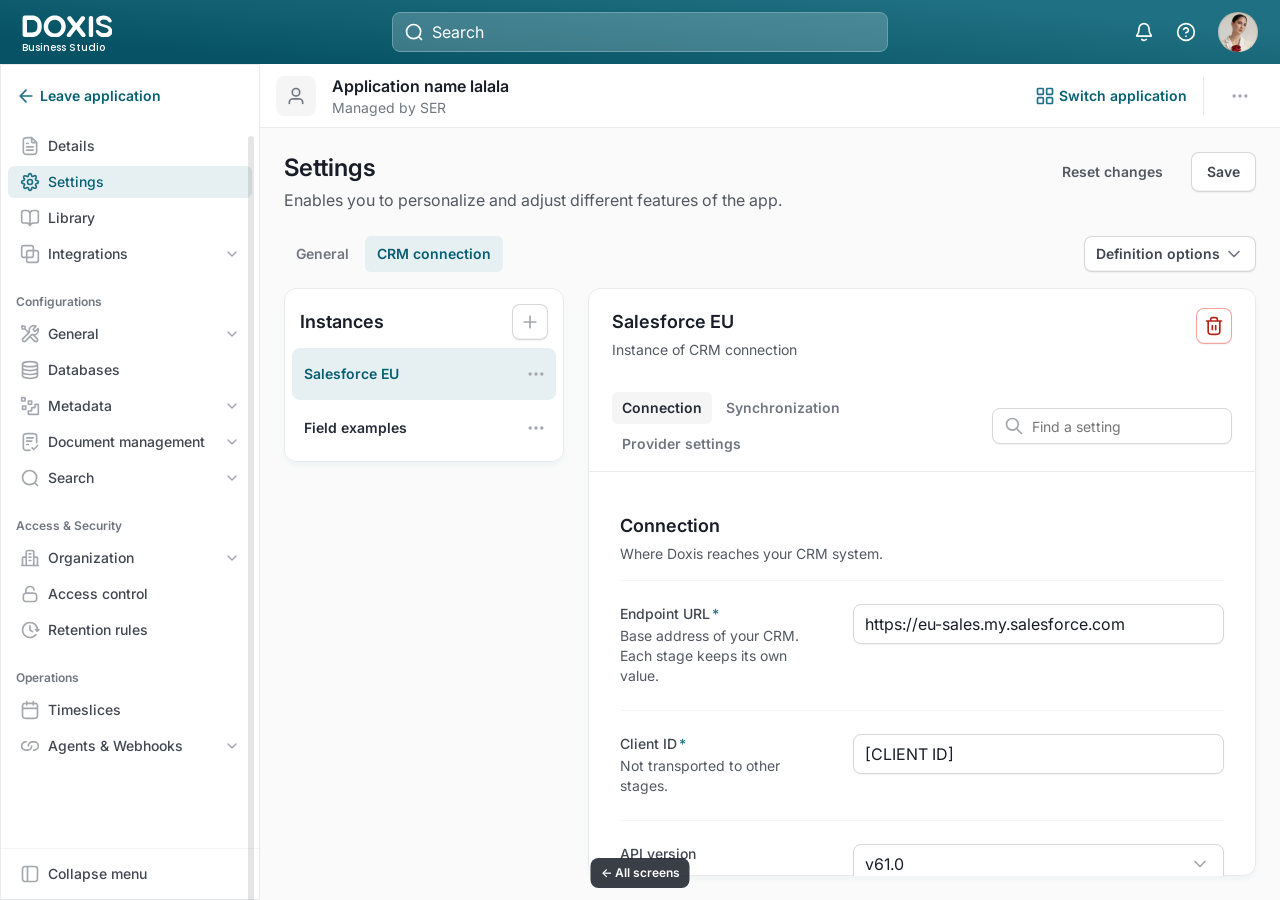
<file: settings.html>
<!doctype html>
<html lang="en">
<head>
<meta charset="utf-8">
<meta name="viewport" content="width=device-width, initial-scale=1">
<title>Application Settings – v2</title>
<link rel="preconnect" href="https://fonts.googleapis.com">
<link href="https://fonts.googleapis.com/css2?family=Inter:opsz,wght@14..32,400..700&amp;family=Poppins:wght@500&amp;display=swap" rel="stylesheet">
<style>
body{margin:0;background:#FAFAFA}
a{color:#066074}a:hover{color:#05495A}
.ic{display:block;flex:none}
.hb{width:40px;height:36px;display:flex;align-items:center;justify-content:center;border:0;border-radius:6px;background:transparent;color:#FFFFFF;cursor:pointer;padding:0}
.hb:hover{background:rgba(255,255,255,0.12)}
.srch::placeholder{color:#FFFFFF;opacity:1}
.ng{display:flex;flex-direction:column}
.ni{display:flex;align-items:center;gap:12px;height:32px;margin:2px 0;box-sizing:border-box;padding:0 12px;border-radius:6px;background:#FFFFFF;color:#414651;text-decoration:none;font-size:14px;line-height:20px;font-weight:500}
.ni .ti{flex:1;display:flex;align-items:center;gap:8px;min-width:0}
.ni .ti svg{color:#A4A7AE}
.ni .cv{color:#A4A7AE}
.ni:hover{background:#FAFAFA;color:#252B37}
.ni.cur,.ni.cur:hover{background:#E6EFF1;color:#066074}
.ni.cur .ti svg{color:#1F7082}
.nh{height:28px;box-sizing:border-box;padding:5px 8px;font-size:12px;line-height:18px;font-weight:600;color:#717680}
.tab-unused{height:36px;padding:0 12px;border:0;border-radius:6px;background:transparent;font:inherit;font-size:14px;line-height:20px;font-weight:600;color:#717680;cursor:pointer}
.tab:hover{background:#FAFAFA;color:#535862}
.tab.on,.tab.on:hover{background:#E6EFF1;color:#066074}
.fld{width:100%;box-sizing:border-box;border:1px solid #D5D7DA;border-radius:8px;background:#FFFFFF;font:inherit;font-size:16px;line-height:24px;color:#181D27;box-shadow:0 1px 2px rgba(10,13,18,0.05);margin:0}
.fld:focus{outline:none;border-color:#1F7082;box-shadow:0 0 0 4px rgba(31,112,130,0.18)}
.ql{display:flex;align-items:center;gap:16px;height:72px;box-sizing:border-box;padding:16px 8px 16px 16px;box-shadow:inset 0 -1px 0 #E9EAEB;text-decoration:none;color:inherit}
.ql:last-child{box-shadow:none;border-radius:8px}
.ql:hover{background:#FAFAFA}
@media (max-width: 860px){.nav{flex-basis:100% !important}.tri{display:none !important}}
.lbl{display:flex;gap:2px;font-size:14px;line-height:20px;font-weight:500;color:#414651}
.hint{margin:0;font-size:14px;line-height:20px;color:#535862}
.bdg{display:inline-flex;align-items:center;height:22px;box-sizing:border-box;padding:2px 8px;border-radius:9999px;font-size:12px;line-height:18px;font-weight:500;white-space:nowrap}
.fg{display:flex;flex-direction:column;gap:6px}
.tab{height:36px;padding:0 12px;border:0;border-radius:6px;background:transparent;font:inherit;font-size:14px;line-height:20px;font-weight:600;color:#717680;cursor:pointer}
.tab:hover{background:#FAFAFA;color:#535862}
.tab.on,.tab.on:hover{background:#E6EFF1;color:#066074}
.ins{display:flex;align-items:center;gap:8px;height:44px;box-sizing:border-box;padding:0 4px 0 12px;border-radius:6px;color:#414651;font-size:14px;line-height:20px;font-weight:500}
.ins:hover{background:#FAFAFA}
.ins.on,.ins.on:hover{background:#E6EFF1;color:#066074;font-weight:600}
.ins>button.nm{flex:1;min-width:0;height:100%;padding:0;border:0;background:transparent;font:inherit;color:inherit;text-align:left;cursor:pointer}
.ib2{width:32px;height:32px;display:flex;align-items:center;justify-content:center;padding:0;border:0;border-radius:6px;background:transparent;color:#A4A7AE;cursor:pointer}
.ib2:hover{background:#F5F5F5;color:#717680}
.sel{position:relative;display:flex;align-items:center}
.sel select{appearance:none;-webkit-appearance:none;cursor:pointer;padding-right:40px !important}
.sel svg{position:absolute;right:14px;color:#A4A7AE;pointer-events:none}
.chip{display:inline-flex;align-items:center;gap:3px;height:24px;box-sizing:border-box;padding:2px 4px 2px 9px;border-radius:6px;background:#FFFFFF;box-shadow:inset 0 0 0 1px #D5D7DA;font-size:14px;line-height:20px;font-weight:500;color:#414651}
.chip button{width:16px;height:16px;display:flex;align-items:center;justify-content:center;padding:0;border:0;border-radius:3px;background:transparent;color:#A4A7AE;cursor:pointer}
.tgl{position:relative;flex:none;width:36px;height:20px;padding:2px;box-sizing:border-box;border:0;border-radius:9999px;background:#1F7082;cursor:pointer}
.tgl span{display:block;width:16px;height:16px;margin-left:16px;border-radius:9999px;background:#FFFFFF;box-shadow:0 1px 3px rgba(10,13,18,0.1),0 1px 2px rgba(10,13,18,0.06)}
.lnk{padding:0;border:0;background:transparent;font:inherit;font-size:14px;line-height:20px;font-weight:600;color:#066074;cursor:pointer;display:inline-flex;align-items:center;gap:4px}
.ro{background:#FAFAFA !important;color:#717680 !important;box-shadow:none !important}
.sec{display:flex;flex-direction:column;gap:20px;padding:32px 0;box-shadow:inset 0 -1px 0 #E9EAEB}
.sec:last-child{box-shadow:none}
.sh{display:flex;flex-direction:column;gap:2px}
.sh h3{margin:0;font-size:16px;line-height:24px;font-weight:600;color:#181D27}
.sh p{margin:0;font-size:14px;line-height:20px;color:#535862}
.sbtn{height:36px;box-sizing:border-box;display:inline-flex;align-items:center;gap:4px;padding:0 12px;border:0;border-radius:8px;background:#FFFFFF;font:inherit;font-size:14px;line-height:20px;font-weight:600;color:#414651;text-decoration:none;white-space:nowrap;cursor:pointer;box-shadow:inset 0 0 0 1px #D5D7DA,0 1px 2px rgba(10,13,18,0.05),inset 0 -2px 0 rgba(10,13,18,0.05)}
.sbtn:hover{background:#FAFAFA;color:#252B37}
.scr::-webkit-scrollbar{width:14px}
.scr::-webkit-scrollbar-track{background:transparent;margin:8px 0}
.scr::-webkit-scrollbar-thumb{background:#D5D7DA;border-radius:9999px;border:4px solid #FFFFFF;min-height:48px}
.scr::-webkit-scrollbar-thumb:hover{background:#A4A7AE}
@supports (-moz-appearance:none){.scr{scrollbar-width:thin;scrollbar-color:#D5D7DA transparent}}
.ws-nav{position:sticky;top:0;z-index:2;display:flex;flex-wrap:wrap;align-items:center;gap:8px 16px;margin:0 1px;padding:12px 23px;background:#FFFFFF;box-shadow:inset 0 -1px 0 #E9EAEB}
.anc{display:flex;gap:4px;flex:1;min-width:240px;flex-wrap:wrap}
.anc a{height:32px;box-sizing:border-box;display:inline-flex;align-items:center;padding:0 10px;border-radius:6px;font-size:14px;line-height:20px;font-weight:600;color:#717680;text-decoration:none}
.anc a:hover{background:#FAFAFA;color:#535862}
.anc button{height:32px;box-sizing:border-box;display:inline-flex;align-items:center;padding:0 10px;border:0;border-radius:6px;background:transparent;font:inherit;font-size:14px;line-height:20px;font-weight:600;color:#717680;cursor:pointer}
.anc button:hover{background:#FAFAFA;color:#535862}
.anc button.on{background:#F5F5F5;color:#252B37}
.anc a.on{background:#F5F5F5;color:#252B37}
.srch2{position:relative;display:flex;align-items:center;width:240px}
.srch2 svg{position:absolute;left:12px;color:#A4A7AE;pointer-events:none}
.srch2 input{padding-left:39px !important}
.secv{margin:0 32px;padding:40px 0 16px;scroll-margin-top:72px}
.secv+.secv{box-shadow:inset 0 1px 0 #D5D7DA}
.secv>h3{margin:0;font-size:18px;line-height:28px;font-weight:600;color:#181D27}
.secv>p{margin:4px 0 0;font-size:14px;line-height:20px;color:#535862}
.rows{margin:16px 0 0;padding:0;display:flex;flex-direction:column}
.row{display:grid;grid-template-columns:minmax(0,1fr) minmax(0,2fr);gap:8px 48px;padding:24px 0;box-shadow:inset 0 1px 0 #F5F5F5}
.rl{display:flex;gap:2px;font-size:14px;line-height:20px;font-weight:500;color:#414651}
.rd{margin:2px 0 0;font-size:14px;line-height:20px;color:#535862}
.rc{display:flex;flex-direction:column;gap:8px;max-width:720px;min-width:0}
.chg{display:inline-flex;align-items:center;gap:6px;height:22px;padding:0 8px;border-radius:9999px;background:#E6EFF1;font-size:12px;line-height:18px;font-weight:500;color:#066074}
.dot{width:6px;height:6px;border-radius:9999px;background:#1F7082}
.row.err .fld{border-color:#FDA29B}
.et{margin:0;font-size:14px;line-height:20px;color:#D92D20}
.meta{margin:0;font-size:14px;line-height:20px;color:#535862;display:flex;gap:12px;align-items:center;flex-wrap:wrap}
.ro-v{display:flex;align-items:center;gap:8px;min-height:40px;font-size:16px;line-height:24px;color:#414651}
.ro-v svg{color:#A4A7AE}
.ins2{display:flex;align-items:center;gap:8px;min-height:52px;box-sizing:border-box;padding:6px 4px 6px 12px;border-radius:8px;color:#414651}
.ins2:hover{background:#FAFAFA}
.ins2.on,.ins2.on:hover{background:#E6EFF1}
.ins2 .nm2{flex:1;min-width:0;display:flex;flex-direction:column;padding:0;border:0;background:transparent;font:inherit;text-align:left;cursor:pointer;color:inherit}
.ins2 .t1{font-size:14px;line-height:20px;font-weight:600;color:#252B37}
.ins2.on .t1{color:#066074}
.ins2 .t2{font-size:12px;line-height:18px;color:#717680}
.savebar{position:sticky;bottom:16px;z-index:3;margin:0 24px;display:flex;flex-wrap:wrap;align-items:center;gap:12px 16px;padding:12px 12px 12px 20px;border-radius:12px;background:#FFFFFF;box-shadow:inset 0 0 0 1px #E9EAEB,0 12px 16px -4px rgba(10,13,18,0.08),0 4px 6px -2px rgba(10,13,18,0.03)}
.pbtn{height:40px;box-sizing:border-box;display:inline-flex;align-items:center;justify-content:center;gap:4px;padding:0 16px;border:0;border-radius:8px;background:#1F7082;font:inherit;font-size:14px;line-height:20px;font-weight:600;color:#FFFFFF;cursor:pointer;box-shadow:0 1px 2px rgba(10,13,18,0.05),inset 0 -2px 0 rgba(10,13,18,0.05),inset 0 0 0 1px rgba(10,13,18,0.18)}
.pbtn:hover{background:#155C6E}
.gbtn{height:40px;padding:0 14px;border:0;border-radius:8px;background:transparent;font:inherit;font-size:14px;line-height:20px;font-weight:600;color:#535862;cursor:pointer}
.gbtn:hover{background:#F5F5F5}
.undo{align-self:flex-start;display:inline-flex;align-items:center;gap:4px;padding:0;border:0;background:transparent;font:inherit;font-size:14px;line-height:20px;font-weight:600;color:#535862;cursor:pointer}
.undo:hover{color:#252B37}
@media (max-width: 860px){.row{grid-template-columns:minmax(0,1fr)}}
.mo{position:absolute;z-index:20;min-width:240px;box-sizing:border-box;padding:4px 0;border-radius:8px;background:#FFFFFF;box-shadow:inset 0 0 0 1px #E9EAEB,0 12px 16px -4px rgba(10,13,18,0.08),0 4px 6px -2px rgba(10,13,18,0.03)}
.moi{width:100%;display:flex;align-items:center;gap:12px;padding:10px 16px;border:0;background:transparent;font:inherit;font-size:14px;line-height:20px;font-weight:500;color:#414651;text-align:left;white-space:nowrap;cursor:pointer}
.moi:hover{background:#FAFAFA;color:#252B37}
.moi svg{color:#A4A7AE}
.dbtn{width:36px;height:36px;box-sizing:border-box;display:inline-flex;align-items:center;justify-content:center;padding:0;border:0;border-radius:8px;background:#FFFFFF;color:#B42318;cursor:pointer;box-shadow:inset 0 0 0 1px #FDA29B,0 1px 2px rgba(10,13,18,0.05),inset 0 -2px 0 rgba(10,13,18,0.05)}
.dbtn:hover{background:#FEF3F2;color:#912018}
</style>
<link rel="stylesheet" href="prototype.css">
<script src="prototype.js" defer></script>
</head>
<body data-screen="settings">
<a href="index.html" class="pt-home" style="position:fixed;left:50%;transform:translateX(-50%);bottom:12px;z-index:70;padding:6px 10px;border-radius:8px;background:#181D27;color:#fff;font:600 12px/18px Inter,system-ui,sans-serif;text-decoration:none;opacity:.85">← All screens</a>
<div style="height: 100vh; overflow: hidden; display: flex; flex-direction: column; background: #FAFAFA; font-family: Inter, system-ui, sans-serif; font-size: 14px; line-height: 20px; color: #181D27">

<header style="height: 64px; flex: none; display: grid; grid-template-columns: minmax(134px, 1fr) minmax(0, 496px) minmax(134px, 1fr); align-items: center; column-gap: 16px; padding: 0 22px; background: linear-gradient(5deg, #075365 15.8%, #1F7082 82.5%); color: #FFFFFF">
<a href="#" aria-label="Doxis Business Studio home" style="display: block; width: 104px; height: 34px; color: #FFFFFF; text-decoration: none">
<svg class="ic" width="90" height="22" viewBox="0 0 90 22" fill="currentColor" aria-hidden="true"><path transform="translate(0.605 0.532)" d="M14.473 1.301C12.988 0.439 11.24 0 9.282 0L2.176 0C1.551 0 1.024 0.221 0.615 0.657C0.208 1.088 0 1.634 0 2.275L0 19.158C0 19.823 0.208 20.374 0.617 20.794C1.027 21.217 1.564 21.433 2.211 21.433L9.317 21.433C11.299 21.433 13.05 20.995 14.523 20.132C15.997 19.268 17.155 18.059 17.964 16.538C18.77 15.021 19.18 13.247 19.18 11.262L19.18 10.151C19.18 8.17 18.766 6.403 17.951 4.896C17.135 3.384 15.965 2.17 14.473 1.301ZM14.806 10.123L14.806 11.247C14.806 13.069 14.329 14.487 13.389 15.462C12.45 16.432 11.093 16.924 9.355 16.924L4.374 16.924L4.374 4.507L9.355 4.507C11.093 4.507 12.45 4.999 13.389 5.97C14.329 6.94 14.806 8.346 14.806 10.123Z" fill-rule="nonzero"></path><path transform="translate(21.685 0.592)" d="M16.719 1.464C15.072 0.493 13.181 0 11.098 0C9.015 0 7.122 0.493 5.461 1.466C3.802 2.439 2.476 3.792 1.517 5.488C0.51 7.191 0 9.06 0 11.043C0 13.024 0.51 14.892 1.517 16.594C2.5 18.243 3.828 19.564 5.463 20.518C7.124 21.49 9.015 21.982 11.098 21.982C13.178 21.982 15.069 21.49 16.719 20.517C18.367 19.546 19.689 18.205 20.649 16.531C21.608 14.86 22.096 13.007 22.096 11.022C22.096 9.04 21.608 7.177 20.646 5.488C19.687 3.794 18.367 2.442 16.719 1.464ZM17.719 11.038C17.719 12.274 17.429 13.426 16.856 14.457C16.284 15.487 15.494 16.312 14.507 16.913C13.524 17.512 12.383 17.817 11.12 17.817C9.832 17.817 8.672 17.513 7.674 16.913C6.677 16.315 5.874 15.49 5.293 14.458C4.708 13.426 4.411 12.274 4.411 11.038C4.411 9.776 4.708 8.62 5.293 7.602C5.874 6.583 6.676 5.758 7.677 5.149C8.674 4.543 9.833 4.236 11.12 4.236C12.383 4.236 13.524 4.543 14.512 5.15C15.495 5.759 16.284 6.584 16.854 7.603C17.428 8.624 17.719 9.78 17.719 11.038Z" fill-rule="nonzero"></path><path transform="translate(66.795 0.977)" d="M2.159 0C1.548 0 1.021 0.212 0.593 0.629C0.2 1.022 0 1.525 0 2.124L0 19.284C0 19.889 0.2 20.398 0.598 20.799C1.016 21.218 1.546 21.432 2.159 21.432C2.802 21.432 3.341 21.216 3.756 20.791C4.141 20.396 4.338 19.889 4.338 19.284L4.338 2.124C4.338 1.523 4.139 1.022 3.743 0.624C3.33 0.21 2.795 0 2.159 0Z" fill-rule="nonzero"></path><path transform="translate(74.196 0.532)" d="M14.524 12.082C13.952 11.374 13.137 10.776 12.093 10.304C11.079 9.849 9.736 9.402 8.098 8.976C7.009 8.718 6.152 8.454 5.555 8.191C4.988 7.94 4.592 7.664 4.375 7.37C4.169 7.087 4.065 6.725 4.065 6.296C4.065 5.586 4.358 5.045 4.958 4.643C5.587 4.221 6.535 4.007 7.775 4.007C8.746 4.007 9.62 4.193 10.373 4.559C11.13 4.927 11.67 5.411 12.025 6.04C12.201 6.343 12.442 6.581 12.745 6.744C13.04 6.904 13.383 6.985 13.767 6.985C13.928 6.985 14.141 6.954 14.415 6.888C14.95 6.731 15.296 6.444 15.444 6.035C15.586 5.645 15.601 5.27 15.488 4.921C15.115 3.947 14.562 3.088 13.844 2.37C13.12 1.646 12.208 1.07 11.135 0.656C10.064 0.22 8.765 0 7.276 0C5.986 0 4.736 0.217 3.564 0.646C2.379 1.081 1.399 1.75 0.651 2.636C0.123 3.268 -0.012 4.048 -0.012 5.248C-0.012 6.448 0.18 7.329 0.581 8.004C0.975 8.668 1.582 9.233 2.385 9.684C3.156 10.118 4.124 10.493 5.264 10.799C6.38 11.112 7.425 11.405 8.399 11.679C9.376 11.953 10.162 12.249 10.737 12.558C11.273 12.849 11.666 13.193 11.906 13.583C12.137 13.959 12.255 14.387 12.255 14.857C12.255 15.336 12.089 15.791 11.762 16.207C11.43 16.629 10.94 16.963 10.306 17.199C9.646 17.443 8.865 17.567 7.985 17.567C6.838 17.567 5.8 17.369 4.898 16.976C4.008 16.589 3.344 16.075 2.927 15.448C2.674 15.07 2.36 14.789 1.993 14.613C1.618 14.434 1.228 14.391 0.83 14.488C0.278 14.613 -0.082 14.884 -0.237 15.293C-0.383 15.674 -0.39 16.053 -0.256 16.42C0.208 17.554 0.886 18.538 1.759 19.344C2.633 20.15 3.676 20.774 4.857 21.199C6.033 21.621 7.304 21.836 8.634 21.836C10.069 21.836 11.384 21.596 12.542 21.122C13.716 20.643 14.651 19.925 15.321 18.99C15.994 18.051 16.336 16.889 16.336 15.535C16.336 14.191 15.729 13.563 14.524 12.082Z" fill-rule="nonzero"></path><path transform="translate(44.485 0.902)" d="M18.709 18.104L13.008 10.613L18.247 3.629C18.542 3.251 18.668 2.808 18.626 2.31C18.587 1.837 18.408 1.403 18.104 1.026C17.807 0.648 17.402 0.401 16.903 0.288C16.406 0.183 15.903 0.231 15.406 0.441C14.876 0.664 14.427 1.045 14.073 1.571L9.687 7.453L5.235 1.565C4.882 1.041 4.433 0.662 3.906 0.442C3.418 0.233 2.931 0.183 2.439 0.288C1.939 0.402 1.536 0.649 1.234 1.026C0.935 1.402 0.757 1.836 0.713 2.317C0.672 2.808 0.798 3.25 1.093 3.628L6.334 10.613L0.633 18.104C0.336 18.479 0.199 18.926 0.221 19.432C0.247 19.928 0.42 20.36 0.738 20.718C1.06 21.077 1.464 21.307 1.944 21.399C2.083 21.426 2.222 21.44 2.359 21.44C2.738 21.44 3.103 21.338 3.447 21.135C3.896 20.874 4.315 20.474 4.69 19.948L9.671 13.427L14.651 19.948C15.027 20.474 15.445 20.874 15.893 21.135C16.237 21.338 16.602 21.44 16.982 21.44C17.119 21.44 17.258 21.427 17.395 21.399C17.875 21.307 18.282 21.077 18.602 20.718C18.92 20.36 19.093 19.928 19.12 19.432C19.143 18.928 19.005 18.479 18.709 18.104Z" fill-rule="nonzero"></path></svg>
<span style="display: block; height: 7px; margin-top: 5.04px; font-family: Poppins, sans-serif; font-size: 10px; line-height: 12px; font-weight: 500; white-space: nowrap">Business Studio</span>
</a>
<label style="height: 40px; box-sizing: border-box; display: flex; align-items: center; gap: 8px; padding: 0 11px; border: 1px solid #6AA0AC; border-radius: 8px; background: rgba(255,255,255,0.2); cursor: text">
<svg class="ic" width="20" height="20" viewBox="0 0 24 24" fill="none" stroke="currentColor" stroke-width="2" stroke-linecap="round" stroke-linejoin="round" aria-hidden="true"><path transform="translate(3 3)" d="M18 18L14.5 14.5M17 8.5C17 13.19 13.19 17 8.5 17C3.81 17 0 13.19 0 8.5C0 3.81 3.81 0 8.5 0C13.19 0 17 3.81 17 8.5Z"></path></svg>
<input class="srch" type="search" placeholder="Search" aria-label="Search" style="flex: 1; min-width: 0; height: 24px; padding: 0; border: 0; outline: none; background: transparent; color: #FFFFFF; font: inherit; font-size: 16px; line-height: 24px">
</label>
<div style="display: flex; justify-content: flex-end; align-items: center; gap: 12px">
<div style="display: flex; gap: 2px">
<button class="hb" aria-label="Notifications"><svg class="ic" width="20" height="20" viewBox="0 0 24 24" fill="none" stroke="currentColor" stroke-width="2" stroke-linecap="round" stroke-linejoin="round" aria-hidden="true"><path transform="translate(3.26 2)" d="M11.38 19C10.68 19.62 9.75 20 8.74 20C7.72 20 6.8 19.62 6.09 19M14.74 6C14.74 4.41 14.11 2.88 12.98 1.76C11.86 0.63 10.33 0 8.74 0C7.15 0 5.62 0.63 4.5 1.76C3.37 2.88 2.74 4.41 2.74 6C2.74 9.09 1.96 11.21 1.09 12.61C0.35 13.79 -0.01 14.38 0 14.54C0.02 14.72 0.05 14.79 0.2 14.9C0.33 15 0.93 15 2.13 15L15.35 15C16.55 15 17.14 15 17.28 14.9C17.42 14.79 17.46 14.72 17.48 14.54C17.49 14.38 17.12 13.79 16.39 12.61C15.52 11.21 14.74 9.09 14.74 6Z"></path></svg></button>
<button class="hb" aria-label="Help"><svg class="ic" width="20" height="20" viewBox="0 0 24 24" fill="none" stroke="currentColor" stroke-width="2" stroke-linecap="round" stroke-linejoin="round" aria-hidden="true"><path transform="translate(2 2)" d="M7.09 7C7.33 6.33 7.79 5.77 8.4 5.41C9.01 5.05 9.73 4.92 10.43 5.04C11.13 5.16 11.76 5.52 12.22 6.06C12.67 6.61 12.92 7.29 12.92 8C12.92 10 9.92 11 9.92 11M10 15L10.01 15M20 10C20 15.52 15.52 20 10 20C4.48 20 0 15.52 0 10C0 4.48 4.48 0 10 0C15.52 0 20 4.48 20 10Z"></path></svg></button>
</div>
<button aria-label="Account menu" style="width: 40px; height: 40px; padding: 0; border: 0; border-radius: 9999px; background: transparent; cursor: pointer"><img src="avatar.jpg" alt="" style="display: block; width: 40px; height: 40px; border-radius: 9999px; object-fit: cover; outline: 1px solid rgba(0,0,0,0.08); outline-offset: -1px"></button>
</div>
</header>

<div style="flex: 1; min-height: 0; display: flex; align-items: stretch">

<nav class="nav" aria-label="Application" style="flex: 0 0 260px; min-height: 0; overflow-y: auto; box-sizing: border-box; position: relative; display: flex; flex-direction: column; background: #FFFFFF; outline: 1px solid #E9EAEB; outline-offset: -1px">
<div style="height: 64px; box-sizing: border-box; padding: 22px 16px">
<a href="#" style="display: inline-flex; align-items: center; gap: 4px; font-size: 14px; line-height: 20px; font-weight: 600; color: #066074; text-decoration: none"><svg class="ic" style="color: #1F7082" width="20" height="20" viewBox="0 0 24 24" fill="none" stroke="currentColor" stroke-width="2" stroke-linecap="round" stroke-linejoin="round" aria-hidden="true"><path transform="translate(5 5)" d="M14 7L0 7L7 14M0 7L7 0"></path></svg>Leave application</a>
</div>

<div class="ng" style="padding: 0 8px 8px">
<a class="ni" href="#"><span class="ti"><svg class="ic" width="20" height="20" viewBox="0 0 24 24" fill="none" stroke="currentColor" stroke-width="2" stroke-linecap="round" stroke-linejoin="round" aria-hidden="true"><path transform="translate(4 2)" d="M10 0.27L10 4.4C10 4.96 10 5.24 10.11 5.45C10.2 5.64 10.36 5.8 10.55 5.89C10.76 6 11.04 6 11.6 6L15.73 6M12 11L4 11M12 15L4 15M6 7L4 7M11.2 20L4.8 20C3.12 20 2.28 20 1.64 19.67C1.07 19.39 0.61 18.93 0.33 18.36C0 17.72 0 16.88 0 15.2L0 4.8C0 3.12 0 2.28 0.33 1.64C0.61 1.07 1.07 0.61 1.64 0.33C2.28 0 3.12 0 4.8 0L10 0L16 6L16 15.2C16 16.88 16 17.72 15.67 18.36C15.39 18.93 14.93 19.39 14.36 19.67C13.72 20 12.88 20 11.2 20Z"></path></svg>Details</span></a>
<a class="ni cur" href="settings.html" aria-current="page"><span class="ti"><svg class="ic" width="20" height="20" viewBox="0 0 24 24" fill="none" stroke="currentColor" stroke-width="2" stroke-linecap="round" stroke-linejoin="round" aria-hidden="true"><path transform="translate(2 2)" d="M13 10C13 11.66 11.66 13 10 13C8.34 13 7 11.66 7 10C7 8.34 8.34 7 10 7C11.66 7 13 8.34 13 10ZM16.73 12.73C16.61 13 16.57 13.31 16.62 13.6C16.68 13.9 16.82 14.17 17.03 14.38L17.08 14.44C17.25 14.61 17.38 14.81 17.48 15.03C17.57 15.25 17.62 15.48 17.62 15.72C17.62 15.96 17.57 16.2 17.48 16.42C17.38 16.64 17.25 16.84 17.08 17.01C16.91 17.18 16.71 17.31 16.49 17.4C16.27 17.5 16.03 17.54 15.8 17.54C15.56 17.54 15.32 17.5 15.1 17.4C14.88 17.31 14.68 17.18 14.51 17.01L14.45 16.95C14.24 16.74 13.97 16.6 13.67 16.55C13.38 16.5 13.07 16.53 12.8 16.65C12.53 16.77 12.3 16.96 12.14 17.21C11.98 17.45 11.89 17.73 11.89 18.03L11.89 18.18C11.89 18.66 11.7 19.13 11.36 19.47C11.02 19.81 10.55 20 10.07 20C9.59 20 9.13 19.81 8.79 19.47C8.45 19.13 8.25 18.66 8.25 18.18L8.25 18.1C8.25 17.8 8.15 17.51 7.98 17.26C7.8 17.02 7.56 16.83 7.27 16.73C7 16.61 6.69 16.57 6.4 16.62C6.1 16.68 5.83 16.82 5.62 17.03L5.56 17.08C5.39 17.25 5.19 17.38 4.97 17.48C4.75 17.57 4.52 17.62 4.28 17.62C4.04 17.62 3.8 17.57 3.58 17.48C3.36 17.38 3.16 17.25 2.99 17.08C2.82 16.91 2.69 16.71 2.6 16.49C2.5 16.27 2.46 16.03 2.46 15.8C2.46 15.56 2.5 15.32 2.6 15.1C2.69 14.88 2.82 14.68 2.99 14.51L3.05 14.45C3.26 14.24 3.4 13.97 3.45 13.67C3.5 13.38 3.47 13.07 3.35 12.8C3.23 12.53 3.04 12.3 2.79 12.14C2.55 11.98 2.27 11.89 1.97 11.89L1.82 11.89C1.34 11.89 0.87 11.7 0.53 11.36C0.19 11.02 0 10.55 0 10.07C0 9.59 0.19 9.13 0.53 8.79C0.87 8.45 1.34 8.25 1.82 8.25L1.9 8.25C2.2 8.25 2.49 8.15 2.74 7.98C2.98 7.8 3.17 7.56 3.27 7.27C3.39 7 3.43 6.69 3.38 6.4C3.32 6.1 3.18 5.83 2.97 5.62L2.92 5.56C2.75 5.39 2.62 5.19 2.52 4.97C2.43 4.75 2.38 4.52 2.38 4.28C2.38 4.04 2.43 3.8 2.52 3.58C2.62 3.36 2.75 3.16 2.92 2.99C3.09 2.82 3.29 2.69 3.51 2.6C3.73 2.5 3.97 2.46 4.2 2.46C4.44 2.46 4.68 2.5 4.9 2.6C5.12 2.69 5.32 2.82 5.49 2.99L5.55 3.05C5.76 3.26 6.03 3.4 6.33 3.45C6.62 3.5 6.93 3.47 7.2 3.35L7.27 3.35C7.54 3.23 7.77 3.04 7.93 2.79C8.09 2.55 8.18 2.27 8.18 1.97L8.18 1.82C8.18 1.34 8.37 0.87 8.71 0.53C9.06 0.19 9.52 0 10 0C10.48 0 10.94 0.19 11.29 0.53C11.63 0.87 11.82 1.34 11.82 1.82L11.82 1.9C11.82 2.19 11.91 2.48 12.07 2.72C12.23 2.97 12.46 3.16 12.73 3.27C13 3.39 13.31 3.43 13.6 3.38C13.9 3.32 14.17 3.18 14.38 2.97L14.44 2.92C14.61 2.75 14.81 2.62 15.03 2.52C15.25 2.43 15.48 2.38 15.72 2.38C15.96 2.38 16.2 2.43 16.42 2.52C16.64 2.62 16.84 2.75 17.01 2.92C17.18 3.09 17.31 3.29 17.4 3.51C17.5 3.73 17.54 3.97 17.54 4.2C17.54 4.44 17.5 4.68 17.4 4.9C17.31 5.12 17.18 5.32 17.01 5.49L16.95 5.55C16.74 5.76 16.6 6.03 16.55 6.33C16.5 6.62 16.53 6.93 16.65 7.2L16.65 7.27C16.77 7.54 16.96 7.77 17.21 7.93C17.45 8.09 17.73 8.18 18.03 8.18L18.18 8.18C18.66 8.18 19.13 8.37 19.47 8.71C19.81 9.06 20 9.52 20 10C20 10.48 19.81 10.94 19.47 11.29C19.13 11.63 18.66 11.82 18.18 11.82L18.1 11.82C17.81 11.82 17.52 11.91 17.28 12.07C17.03 12.23 16.84 12.46 16.73 12.73Z"></path></svg>Settings</span></a>
<a class="ni" href="#"><span class="ti"><svg class="ic" width="20" height="20" viewBox="0 0 24 24" fill="none" stroke="currentColor" stroke-width="2" stroke-linecap="round" stroke-linejoin="round" aria-hidden="true"><path transform="translate(2 3)" d="M10 18L9.9 17.85C9.21 16.81 8.86 16.29 8.4 15.91C7.99 15.58 7.52 15.33 7.02 15.17C6.45 15 5.83 15 4.57 15L3.2 15C2.08 15 1.52 15 1.09 14.78C0.72 14.59 0.41 14.28 0.22 13.91C0 13.48 0 12.92 0 11.8L0 3.2C0 2.08 0 1.52 0.22 1.09C0.41 0.72 0.72 0.41 1.09 0.22C1.52 0 2.08 0 3.2 0L3.6 0C5.84 0 6.96 0 7.82 0.44C8.57 0.82 9.18 1.43 9.56 2.18C10 3.04 10 4.16 10 6.4L10 18L10.1 17.85C10.79 16.81 11.14 16.29 11.6 15.91C12.01 15.58 12.48 15.33 12.98 15.17C13.55 15 14.17 15 15.43 15L16.8 15C17.92 15 18.48 15 18.91 14.78C19.28 14.59 19.59 14.28 19.78 13.91C20 13.48 20 12.92 20 11.8L20 3.2C20 2.08 20 1.52 19.78 1.09C19.59 0.72 19.28 0.41 18.91 0.22C18.48 0 17.92 0 16.8 0L16.4 0C14.16 0 13.04 0 12.18 0.44C11.43 0.82 10.82 1.43 10.44 2.18C10 3.04 10 4.16 10 6.4"></path></svg>Library</span></a>
<a class="ni" href="#"><span class="ti"><svg class="ic" width="20" height="20" viewBox="0 0 24 24" fill="none" stroke="currentColor" stroke-width="2" stroke-linecap="round" stroke-linejoin="round" aria-hidden="true"><path transform="translate(2 2)" d="M3.2 0L10.8 0C11.92 0 12.48 0 12.91 0.22C13.28 0.41 13.59 0.72 13.78 1.09C14 1.52 14 2.08 14 3.2L14 10.8C14 11.92 14 12.48 13.78 12.91C13.59 13.28 13.28 13.59 12.91 13.78C12.48 14 11.92 14 10.8 14L3.2 14C2.08 14 1.52 14 1.09 13.78C0.72 13.59 0.41 13.28 0.22 12.91C0 12.48 0 11.92 0 10.8L0 3.2C0 2.08 0 1.52 0.22 1.09C0.41 0.72 0.72 0.41 1.09 0.22C1.52 0 2.08 0 3.2 0ZM9.2 6L16.8 6C17.92 6 18.48 6 18.91 6.22C19.28 6.41 19.59 6.72 19.78 7.09C20 7.52 20 8.08 20 9.2L20 16.8C20 17.92 20 18.48 19.78 18.91C19.59 19.28 19.28 19.59 18.91 19.78C18.48 20 17.92 20 16.8 20L9.2 20C8.08 20 7.52 20 7.09 19.78C6.72 19.59 6.41 19.28 6.22 18.91C6 18.48 6 17.92 6 16.8L6 9.2C6 8.08 6 7.52 6.22 7.09C6.41 6.72 6.72 6.41 7.09 6.22C7.52 6 8.08 6 9.2 6Z"></path></svg>Integrations</span><svg class="ic cv" width="16" height="16" viewBox="0 0 24 24" fill="none" stroke="currentColor" stroke-width="2" stroke-linecap="round" stroke-linejoin="round" aria-hidden="true"><path transform="translate(6 9)" d="M0 0L6 6L12 0"></path></svg></a>
</div>

<div style="padding: 8px; display: flex; flex-direction: column; gap: 16px">
<div class="ng">
<div class="nh">Configurations</div>
<a class="ni" href="#"><span class="ti"><svg class="ic" width="20" height="20" viewBox="0 0 24 24" fill="none" stroke="currentColor" stroke-width="2" stroke-linecap="round" stroke-linejoin="round" aria-hidden="true"><path transform="translate(2 2)" d="M4 4L8.5 8.5M4 4L1 4L0 1L1 0L4 1L4 4ZM14.63 3.37L17.26 0.74C16.45 0.27 15.51 0 14.5 0C11.46 0 9 2.46 9 5.5C9 5.87 9.04 6.22 9.1 6.57C9.2 7.06 9.25 7.3 9.23 7.45C9.22 7.6 9.19 7.68 9.12 7.82C9.05 7.95 8.92 8.08 8.66 8.34L1.5 15.5C0.67 16.33 0.67 17.67 1.5 18.5C2.33 19.33 3.67 19.33 4.5 18.5L11.66 11.34C11.92 11.08 12.05 10.95 12.18 10.88C12.32 10.81 12.4 10.78 12.55 10.77C12.7 10.75 12.94 10.8 13.43 10.9C13.78 10.96 14.13 11 14.5 11C17.54 11 20 8.54 20 5.5C20 4.76 19.85 4.05 19.59 3.41L17.13 5.87C16.74 6.26 16.54 6.46 16.31 6.54C16.11 6.6 15.89 6.6 15.69 6.54C15.46 6.46 15.26 6.26 14.87 5.87L14.63 5.63C14.24 5.24 14.04 5.04 13.96 4.81C13.9 4.61 13.9 4.39 13.96 4.19C14.04 3.96 14.24 3.76 14.63 3.37ZM15.5 18.5L10 13L11.94 11.06C12.22 10.78 12.65 10.7 13.04 10.8C13.34 10.89 13.66 10.94 13.98 10.98L18.5 15.5C19.33 16.33 19.33 17.67 18.5 18.5C17.67 19.33 16.33 19.33 15.5 18.5Z"></path></svg>General</span><svg class="ic cv" width="16" height="16" viewBox="0 0 24 24" fill="none" stroke="currentColor" stroke-width="2" stroke-linecap="round" stroke-linejoin="round" aria-hidden="true"><path transform="translate(6 9)" d="M0 0L6 6L12 0"></path></svg></a>
<a class="ni" href="#"><span class="ti"><svg class="ic" width="20" height="20" viewBox="0 0 24 24" fill="none" stroke="currentColor" stroke-width="2" stroke-linecap="round" stroke-linejoin="round" aria-hidden="true"><path transform="translate(3 2)" d="M18 3C18 4.66 13.97 6 9 6C4.03 6 0 4.66 0 3C0 1.34 4.03 0 9 0C13.970 0 18 1.34 18 3L18 17C18 18.66 14 20 9 20C4 20 0 18.66 0 17L0 3M18 7.72C18 9.38 14 10.72 9 10.72C4 10.72 0 9.38 0 7.72M18 12.44C18 14.1 14 15.44 9 15.44C4 15.44 0 14.1 0 12.44"></path></svg>Databases</span></a>
<a class="ni" href="#"><span class="ti"><svg class="ic" width="20" height="20" viewBox="0 0 24 24" fill="none" stroke="currentColor" stroke-width="2" stroke-linecap="round" stroke-linejoin="round" aria-hidden="true"><path transform="translate(2 2)" d="M20 8.8L20 19.2C20 19.48 20 19.62 19.95 19.73C19.9 19.82 19.82 19.9 19.73 19.95C19.62 20 19.48 20 19.2 20L8.8 20C8.52 20 8.38 20 8.27 19.95C8.18 19.9 8.1 19.82 8.05 19.73C8 19.62 8 19.48 8 19.2L8 16.8C8 16.52 8 16.38 8.05 16.27C8.1 16.18 8.18 16.1 8.27 16.05C8.38 16 8.52 16 8.8 16L11.2 16C11.48 16 11.62 16 11.73 15.95C11.82 15.9 11.9 15.82 11.95 15.73C12 15.62 12 15.48 12 15.2L12 12.8C12 12.52 12 12.38 12.05 12.27C12.1 12.18 12.18 12.1 12.27 12.05C12.38 12 12.52 12 12.8 12L15.2 12C15.48 12 15.62 12 15.73 11.95C15.82 11.9 15.9 11.82 15.95 11.73C16 11.62 16 11.48 16 11.2L16 8.8C16 8.52 16 8.38 16.05 8.27C16.1 8.18 16.18 8.1 16.27 8.05C16.38 8 16.52 8 16.8 8L19.2 8C19.48 8 19.62 8 19.73 8.05C19.82 8.1 19.9 8.18 19.95 8.27C20 8.38 20 8.52 20 8.8ZM8.8 4L11.2 4C11.48 4 11.62 4 11.73 4.05C11.82 4.1 11.9 4.18 11.95 4.27C12 4.38 12 4.52 12 4.8L12 7.2C12 7.48 12 7.62 11.95 7.73C11.9 7.82 11.82 7.9 11.73 7.95C11.62 8 11.48 8 11.2 8L8.8 8C8.52 8 8.38 8 8.27 7.95C8.18 7.9 8.1 7.82 8.05 7.73C8 7.62 8 7.48 8 7.2L8 4.8C8 4.52 8 4.38 8.05 4.27C8.1 4.18 8.18 4.1 8.27 4.05C8.38 4 8.52 4 8.8 4ZM1.8 10L4.2 10C4.48 10 4.62 10 4.73 10.05C4.82 10.1 4.9 10.18 4.95 10.27C5 10.38 5 10.52 5 10.8L5 13.2C5 13.48 5 13.62 4.95 13.73C4.9 13.82 4.82 13.9 4.73 13.95C4.62 14 4.48 14 4.2 14L1.8 14C1.52 14 1.38 14 1.27 13.95C1.18 13.9 1.1 13.82 1.05 13.73C1 13.62 1 13.48 1 13.2L1 10.8C1 10.52 1 10.38 1.05 10.27C1.1 10.18 1.18 10.1 1.27 10.05C1.38 10 1.52 10 1.8 10ZM0.8 0L3.2 0C3.48 0 3.62 0 3.73 0.05C3.82 0.1 3.9 0.18 3.95 0.27C4 0.38 4 0.52 4 0.8L4 3.2C4 3.48 4 3.62 3.95 3.73C3.9 3.82 3.82 3.9 3.73 3.95C3.62 4 3.48 4 3.2 4L0.8 4C0.52 4 0.38 4 0.27 3.95C0.18 3.9 0.1 3.82 0.05 3.73C0 3.62 0 3.48 0 3.2L0 0.8C0 0.52 0 0.38 0.05 0.27C0.1 0.18 0.18 0.1 0.27 0.05C0.38 0 0.52 0 0.8 0Z"></path></svg>Metadata</span><svg class="ic cv" width="16" height="16" viewBox="0 0 24 24" fill="none" stroke="currentColor" stroke-width="2" stroke-linecap="round" stroke-linejoin="round" aria-hidden="true"><path transform="translate(6 9)" d="M0 0L6 6L12 0"></path></svg></a>
<a class="ni" href="#"><span class="ti"><svg class="ic" width="20" height="20" viewBox="0 0 24 24" fill="none" stroke="currentColor" stroke-width="2" stroke-linecap="round" stroke-linejoin="round" aria-hidden="true"><path transform="translate(4 2)" d="M8 20L4.8 20C3.12 20 2.28 20 1.64 19.67C1.07 19.39 0.61 18.93 0.33 18.36C0 17.72 0 16.88 0 15.2L0 4.8C0 3.12 0 2.28 0.33 1.64C0.61 1.07 1.07 0.61 1.64 0.33C2.28 0 3.12 0 4.8 0L11.2 0C12.88 0 13.72 0 14.36 0.33C14.93 0.61 15.39 1.07 15.67 1.64C16 2.28 16 3.12 16 4.8L16 10.5M10 9L4 9M6 13L4 13M12 5L4 5M10.5 17L12.5 19L17 14.5"></path></svg>Document management</span><svg class="ic cv" width="16" height="16" viewBox="0 0 24 24" fill="none" stroke="currentColor" stroke-width="2" stroke-linecap="round" stroke-linejoin="round" aria-hidden="true"><path transform="translate(6 9)" d="M0 0L6 6L12 0"></path></svg></a>
<a class="ni" href="#"><span class="ti"><svg class="ic" width="20" height="20" viewBox="0 0 24 24" fill="none" stroke="currentColor" stroke-width="2" stroke-linecap="round" stroke-linejoin="round" aria-hidden="true"><path transform="translate(3 3)" d="M18 18L14.5 14.5M17 8.5C17 13.19 13.19 17 8.5 17C3.81 17 0 13.19 0 8.5C0 3.81 3.81 0 8.5 0C13.19 0 17 3.81 17 8.5Z"></path></svg>Search</span><svg class="ic cv" width="16" height="16" viewBox="0 0 24 24" fill="none" stroke="currentColor" stroke-width="2" stroke-linecap="round" stroke-linejoin="round" aria-hidden="true"><path transform="translate(6 9)" d="M0 0L6 6L12 0"></path></svg></a>
</div>
<div class="ng">
<div class="nh">Access &amp; Security</div>
<a class="ni" href="#"><span class="ti"><svg class="ic" width="20" height="20" viewBox="0 0 24 24" fill="none" stroke="currentColor" stroke-width="2" stroke-linecap="round" stroke-linejoin="round" aria-hidden="true"><path transform="translate(2 3)" d="M1 18L1 9.6C1 9.04 1 8.76 1.11 8.55C1.2 8.36 1.36 8.2 1.55 8.11C1.76 8 2.04 8 2.6 8L5.5 8M14.5 8L17.4 8C17.96 8 18.24 8 18.45 8.11C18.64 8.2 18.8 8.36 18.89 8.55C19 8.76 19 9.04 19 9.6L19 18M5.5 18L5.5 3.2C5.5 2.08 5.5 1.52 5.72 1.09C5.91 0.72 6.22 0.41 6.59 0.22C7.02 0 7.58 0 8.7 0L11.3 0C12.42 0 12.98 0 13.41 0.22C13.78 0.41 14.09 0.72 14.28 1.09C14.5 1.52 14.5 2.08 14.5 3.2L14.5 18M20 18L0 18M9 4L11 4M9 8L11 8M9 12L11 12"></path></svg>Organization</span><svg class="ic cv" width="16" height="16" viewBox="0 0 24 24" fill="none" stroke="currentColor" stroke-width="2" stroke-linecap="round" stroke-linejoin="round" aria-hidden="true"><path transform="translate(6 9)" d="M0 0L6 6L12 0"></path></svg></a>
<a class="ni" href="#"><span class="ti"><svg class="ic" width="20" height="20" viewBox="0 0 24 24" fill="none" stroke="currentColor" stroke-width="2" stroke-linecap="round" stroke-linejoin="round" aria-hidden="true"><path transform="translate(4 3)" d="M3 8L3 5C3 2.24 5.24 0 8 0C10.42 0 12.44 1.72 12.9 4M4.8 8L11.2 8C12.88 8 13.72 8 14.36 8.33C14.93 8.61 15.39 9.07 15.67 9.64C16 10.28 16 11.12 16 12.8L16 13.2C16 14.88 16 15.72 15.67 16.36C15.39 16.93 14.93 17.39 14.36 17.67C13.72 18 12.88 18 11.2 18L4.8 18C3.12 18 2.28 18 1.64 17.67C1.07 17.39 0.61 16.93 0.33 16.36C0 15.72 0 14.88 0 13.2L0 12.8C0 11.12 0 10.28 0.33 9.64C0.61 9.07 1.07 8.61 1.64 8.33C2.28 8 3.12 8 4.8 8Z"></path></svg>Access control</span></a>
<a class="ni" href="#"><span class="ti"><svg class="ic" width="20" height="20" viewBox="0 0 24 24" fill="none" stroke="currentColor" stroke-width="2" stroke-linecap="round" stroke-linejoin="round" aria-hidden="true"><path transform="translate(3 3)" d="M19.7 8.5L17.7 10.5L15.7 8.5M16 14.66C14.35 16.7 11.83 18 9 18C4.03 18 0 13.97 0 9C0 4.03 4.03 0 9 0C13.97 0 18 4.03 18 9C18 9.34 17.98 9.67 17.95 10M9 4L9 9L12 11"></path></svg>Retention rules</span></a>
</div>
<div class="ng">
<div class="nh">Operations</div>
<a class="ni" href="#"><span class="ti"><svg class="ic" width="20" height="20" viewBox="0 0 24 24" fill="none" stroke="currentColor" stroke-width="2" stroke-linecap="round" stroke-linejoin="round" aria-hidden="true"><path transform="translate(3 2)" d="M18 8L0 8M13 0L13 4M5 0L5 4M4.8 2L13.2 2C14.88 2 15.72 2 16.36 2.33C16.93 2.61 17.39 3.07 17.67 3.64C18 4.28 18 5.12 18 6.8L18 15.2C18 16.88 18 17.72 17.67 18.36C17.39 18.93 16.93 19.39 16.36 19.67C15.72 20 14.88 20 13.2 20L4.8 20C3.12 20 2.28 20 1.64 19.67C1.07 19.39 0.61 18.93 0.33 18.36C0 17.72 0 16.88 0 15.2L0 6.8C0 5.12 0 4.28 0.33 3.64C0.61 3.07 1.07 2.61 1.64 2.33C2.28 2 3.12 2 4.8 2Z"></path></svg>Timeslices</span></a>
<a class="ni" href="#"><span class="ti"><svg class="ic" width="20" height="20" viewBox="0 0 24 24" fill="none" stroke="currentColor" stroke-width="2" stroke-linecap="round" stroke-linejoin="round" aria-hidden="true"><path transform="translate(2 7)" d="M7 10L5 10C2.24 10 0 7.76 0 5C0 2.24 2.24 0 5 0L5.5 0M12 5C12 7.76 9.76 10 7 10M13 0L15 0C17.76 0 20 2.24 20 5C20 7.76 17.76 10 15 10L14.5 10M8 5C8 2.24 10.24 0 13 0"></path></svg>Agents &amp; Webhooks</span><svg class="ic cv" width="16" height="16" viewBox="0 0 24 24" fill="none" stroke="currentColor" stroke-width="2" stroke-linecap="round" stroke-linejoin="round" aria-hidden="true"><path transform="translate(6 9)" d="M0 0L6 6L12 0"></path></svg></a>
</div>
</div>

<div style="flex: 1"></div>
<div aria-hidden="true" class="tri" style="position: absolute; left: 248px; top: 72px; width: 6px; height: 770px; border-radius: 9999px; background: rgba(0,0,0,0.1)"></div>
<div class="ng" style="height: 52px; box-sizing: border-box; padding: 8px; box-shadow: inset 0 1px 0 #F5F5F5">
<button class="ni" style="width: 100%; border: 0; font: inherit; font-size: 14px; line-height: 20px; font-weight: 500; text-align: left; cursor: pointer"><span class="ti"><svg class="ic" width="20" height="20" viewBox="0 0 24 24" fill="none" stroke="currentColor" stroke-width="2" stroke-linecap="round" stroke-linejoin="round" aria-hidden="true"><path transform="translate(3 3)" d="M6 0L6 18M4.8 0L13.2 0C14.88 0 15.72 0 16.36 0.33C16.93 0.61 17.39 1.07 17.67 1.64C18 2.28 18 3.12 18 4.8L18 13.2C18 14.88 18 15.72 17.67 16.36C17.39 16.93 16.93 17.39 16.36 17.67C15.72 18 14.88 18 13.2 18L4.8 18C3.12 18 2.28 18 1.64 17.67C1.07 17.39 0.61 16.93 0.33 16.36C0 15.72 0 14.88 0 13.2L0 4.8C0 3.12 0 2.28 0.33 1.64C0.61 1.07 1.07 0.61 1.64 0.33C2.28 0 3.12 0 4.8 0Z"></path></svg>Collapse menu</span></button>
</div>
</nav>

<main style="flex: 1 1 560px; min-width: 0; min-height: 0; overflow: hidden; display: flex; flex-direction: column">
<div style="min-height: 64px; box-sizing: border-box; display: flex; flex-wrap: wrap; align-items: center; gap: 16px; padding: 8px 16px; background: #FFFFFF; box-shadow: inset 0 -1px 0 #E9EAEB">
<div style="flex: 1; min-width: 220px; display: flex; align-items: center; gap: 16px">
<div style="width: 40px; height: 40px; flex: none; display: flex; align-items: center; justify-content: center; border-radius: 8px; background: #F5F5F5; color: #717680"><svg class="ic" width="20" height="20" viewBox="0 0 24 24" fill="none" stroke="currentColor" stroke-width="2" stroke-linecap="round" stroke-linejoin="round" aria-hidden="true"><path transform="translate(4 3)" d="M16 18C16 16.6 16 15.91 15.83 15.34C15.44 14.06 14.44 13.06 13.16 12.67C12.59 12.5 11.9 12.5 10.5 12.5L5.5 12.5C4.1 12.5 3.41 12.5 2.84 12.67C1.56 13.06 0.56 14.06 0.17 15.34C0 15.91 0 16.6 0 18M12.5 4.5C12.5 6.99 10.49 9 8 9C5.51 9 3.5 6.99 3.5 4.5C3.5 2.01 5.51 0 8 0C10.49 0 12.5 2.01 12.5 4.5Z"></path></svg></div>
<div style="display: flex; flex-direction: column">
<span style="font-size: 16px; line-height: 24px; font-weight: 600; color: #181D27">Application name lalala</span>
<span style="font-size: 14px; line-height: 20px; color: #717680">Managed by SER</span>
</div>
</div>
<a href="#" style="display: inline-flex; align-items: center; gap: 4px; font-size: 14px; line-height: 20px; font-weight: 600; color: #066074; text-decoration: none"><svg class="ic" style="color: #1F7082" width="20" height="20" viewBox="0 0 24 24" fill="none" stroke="currentColor" stroke-width="2" stroke-linecap="round" stroke-linejoin="round" aria-hidden="true"><path transform="translate(3 3)" d="M1.6 0L5.4 0C5.96 0 6.24 0 6.45 0.11C6.64 0.2 6.8 0.36 6.89 0.55C7 0.76 7 1.04 7 1.6L7 5.4C7 5.96 7 6.24 6.89 6.45C6.8 6.64 6.64 6.8 6.45 6.89C6.24 7 5.96 7 5.4 7L1.6 7C1.04 7 0.76 7 0.55 6.89C0.36 6.8 0.2 6.64 0.11 6.45C0 6.24 0 5.96 0 5.4L0 1.6C0 1.04 0 0.76 0.11 0.55C0.2 0.36 0.36 0.2 0.55 0.11C0.76 0 1.04 0 1.6 0ZM12.6 0L16.4 0C16.96 0 17.24 0 17.45 0.11C17.64 0.2 17.8 0.36 17.89 0.55C18 0.76 18 1.04 18 1.6L18 5.4C18 5.96 18 6.24 17.89 6.45C17.8 6.64 17.64 6.8 17.45 6.89C17.24 7 16.96 7 16.4 7L12.6 7C12.04 7 11.76 7 11.55 6.89C11.36 6.8 11.2 6.64 11.11 6.45C11 6.24 11 5.96 11 5.4L11 1.6C11 1.04 11 0.76 11.11 0.55C11.2 0.36 11.36 0.2 11.55 0.11C11.76 0 12.04 0 12.6 0ZM12.6 11L16.4 11C16.96 11 17.24 11 17.45 11.11C17.64 11.2 17.8 11.36 17.89 11.55C18 11.76 18 12.04 18 12.6L18 16.4C18 16.96 18 17.24 17.89 17.45C17.8 17.64 17.64 17.8 17.45 17.89C17.24 18 16.96 18 16.4 18L12.6 18C12.04 18 11.76 18 11.55 17.89C11.36 17.8 11.2 17.64 11.11 17.45C11 17.24 11 16.96 11 16.4L11 12.6C11 12.04 11 11.76 11.11 11.55C11.2 11.36 11.36 11.2 11.55 11.11C11.76 11 12.04 11 12.6 11ZM1.6 11L5.4 11C5.96 11 6.24 11 6.45 11.11C6.64 11.2 6.8 11.36 6.89 11.55C7 11.76 7 12.04 7 12.6L7 16.4C7 16.96 7 17.24 6.89 17.45C6.8 17.64 6.64 17.8 6.45 17.89C6.24 18 5.96 18 5.4 18L1.6 18C1.04 18 0.76 18 0.55 17.89C0.36 17.8 0.2 17.64 0.11 17.45C0 17.24 0 16.96 0 16.4L0 12.6C0 12.04 0 11.76 0.11 11.55C0.2 11.36 0.36 11.2 0.55 11.11C0.76 11 1.04 11 1.6 11Z"></path></svg>Switch application</a>
<div style="display: flex; align-items: center; gap: 12px">
<span aria-hidden="true" style="width: 1px; height: 38px; background: #E9EAEB"></span>
<div style="position: relative">
<button aria-label="More options" aria-haspopup="menu" aria-expanded="false" data-expanded="appOpen" data-on="toggleApp" style="width: 48px; height: 40px; display: flex; align-items: center; justify-content: center; padding: 0; border: 0; border-radius: 8px; background: transparent; color: #A4A7AE; cursor: pointer"><svg class="ic" width="20" height="20" viewBox="0 0 24 24" fill="none" stroke="currentColor" stroke-width="2" stroke-linecap="round" stroke-linejoin="round" aria-hidden="true"><path transform="translate(4 11)" d="M9 1C9 1.55 8.55 2 8 2C7.45 2 7 1.55 7 1C7 0.45 7.45 0 8 0C8.55 0 9 0.45 9 1ZM16 1C16 1.55 15.55 2 15 2C14.45 2 14 1.55 14 1C14 0.45 14.45 0 15 0C15.55 0 16 0.45 16 1ZM2 1C2 1.55 1.55 2 1 2C0.45 2 0 1.55 0 1C0 0.45 0.45 0 1 0C1.55 0 2 0.45 2 1Z"></path></svg></button>
<div data-if="appOpen" hidden>
<div class="mo" role="menu" aria-label="More options" style="right: 0; top: 48px">
<button class="moi" role="menuitem"><svg class="ic" width="20" height="20" viewBox="0 0 24 24" fill="none" stroke="currentColor" stroke-width="2" stroke-linecap="round" stroke-linejoin="round" aria-hidden="true"><path d="M21 15v1.8c0 1.68 0 2.52-.33 3.16a3 3 0 0 1-1.31 1.31C18.72 21.6 17.88 21.6 16.2 21.6H7.8c-1.68 0-2.52 0-3.16-.33a3 3 0 0 1-1.31-1.31C3 19.32 3 18.48 3 16.8V15M17 8l-5-5-5 5M12 3v12"></path></svg>Export</button>
<button class="moi" role="menuitem"><svg class="ic" width="20" height="20" viewBox="0 0 24 24" fill="none" stroke="currentColor" stroke-width="2" stroke-linecap="round" stroke-linejoin="round" aria-hidden="true"><path d="M21 15v1.8c0 1.68 0 2.52-.33 3.16a3 3 0 0 1-1.31 1.31C18.72 21.6 17.88 21.6 16.2 21.6H7.8c-1.68 0-2.52 0-3.16-.33a3 3 0 0 1-1.31-1.31C3 19.32 3 18.48 3 16.8V15M7 10l5 5 5-5M12 15V3"></path></svg>Update from file</button>
<button class="moi" role="menuitem"><svg class="ic" width="20" height="20" viewBox="0 0 24 24" fill="none" stroke="currentColor" stroke-width="2" stroke-linecap="round" stroke-linejoin="round" aria-hidden="true"><path d="M21 15v1.8c0 1.68 0 2.52-.33 3.16a3 3 0 0 1-1.31 1.31C18.72 21.6 17.88 21.6 16.2 21.6H7.8c-1.68 0-2.52 0-3.16-.33a3 3 0 0 1-1.31-1.31C3 19.32 3 18.48 3 16.8V15M7 10l5 5 5-5M12 15V3"></path></svg>Update from library</button>
</div>
</div>
</div>
</div>
</div>

<div style="display: flex; flex-wrap: wrap; align-items: flex-start; gap: 16px; padding: 24px 24px 8px">
<div style="flex: 1; min-width: 240px; display: flex; flex-direction: column; gap: 4px">
<h1 style="margin: 0; font-size: 24px; line-height: 32px; font-weight: 600; color: #181D27">Settings</h1>
<p style="margin: 0; font-size: 16px; line-height: 24px; color: #535862">Enables you to personalize and adjust different features of the app.</p>
</div>
<div style="display: flex; flex-wrap: wrap; align-items: center; gap: 12px">

<button type="button" style="height: 40px; padding: 0 16px; border: 0; border-radius: 8px; background: transparent; font: inherit; font-size: 14px; line-height: 20px; font-weight: 600; color: #535862; cursor: pointer">Reset changes</button>
<button type="button" style="height: 40px; padding: 0 16px; border: 0; border-radius: 8px; background: #FFFFFF; font: inherit; font-size: 14px; line-height: 20px; font-weight: 600; color: #414651; cursor: pointer; box-shadow: inset 0 0 0 1px #D5D7DA, 0 1px 2px rgba(10,13,18,0.05), inset 0 -2px 0 rgba(10,13,18,0.05)">Save</button>
</div>
</div>

<div style="min-height: 60px; box-sizing: border-box; display: flex; flex-wrap: wrap; align-items: center; gap: 8px 16px; padding: 16px 24px 8px">
<div role="tablist" aria-label="Settings definitions" style="flex: 1; min-width: 280px; display: flex; flex-wrap: wrap; align-items: center; gap: 4px">
<a href="settings-general.html" role="tab" aria-selected="false" class="tab" style="text-decoration: none; display: inline-flex; align-items: center">General</a>
<button role="tab" aria-selected="true" class="tab on">CRM connection</button>
</div>
<div style="position: relative; z-index: 16">
<button type="button" class="sbtn" aria-haspopup="menu" aria-expanded="false" data-expanded="defOpen" data-on="toggleDef">Definition options<svg class="ic" style="color: #717680" width="20" height="20" viewBox="0 0 24 24" fill="none" stroke="currentColor" stroke-width="2" stroke-linecap="round" stroke-linejoin="round" aria-hidden="true"><path d="M6 9l6 6 6-6"></path></svg></button>
<div data-if="defOpen" hidden>
<div class="mo" role="menu" aria-label="Definition options" style="right: 0; top: 44px">
<a href="import-definition.html" class="moi" role="menuitem" style="text-decoration: none"><svg class="ic" width="20" height="20" viewBox="0 0 24 24" fill="none" stroke="currentColor" stroke-width="2" stroke-linecap="round" stroke-linejoin="round" aria-hidden="true"><path d="M21 15v1.8c0 1.68 0 2.52-.33 3.16a3 3 0 0 1-1.31 1.31C18.72 21.6 17.88 21.6 16.2 21.6H7.8c-1.68 0-2.52 0-3.16-.33a3 3 0 0 1-1.31-1.31C3 19.32 3 18.48 3 16.8V15M17 8l-5-5-5 5M12 3v12"></path></svg>Import definition</a>
<a href="export-definitions.html" class="moi" role="menuitem" style="text-decoration: none"><svg class="ic" width="20" height="20" viewBox="0 0 24 24" fill="none" stroke="currentColor" stroke-width="2" stroke-linecap="round" stroke-linejoin="round" aria-hidden="true"><path d="M21 15v1.8c0 1.68 0 2.52-.33 3.16a3 3 0 0 1-1.31 1.31C18.72 21.6 17.88 21.6 16.2 21.6H7.8c-1.68 0-2.52 0-3.16-.33a3 3 0 0 1-1.31-1.31C3 19.32 3 18.48 3 16.8V15M7 10l5 5 5-5M12 15V3"></path></svg>Export definition</a>
<a href="update-definition.html" class="moi" role="menuitem" style="text-decoration: none"><svg class="ic" width="20" height="20" viewBox="0 0 24 24" fill="none" stroke="currentColor" stroke-width="2" stroke-linecap="round" stroke-linejoin="round" aria-hidden="true"><path d="M2 10s2.005-2.732 3.634-4.362a9 9 0 1 1-2.282 8.862M2 10V4m0 6h6"></path></svg>Update from file</a>
</div>
</div>
</div>
</div>

<div style="flex: 1; min-height: 0; display: flex; align-items: stretch; gap: 24px; padding: 8px 24px 24px">
<section aria-labelledby="ins-title" style="flex: 0 1 280px; min-width: 260px; align-self: flex-start; box-sizing: border-box; background: #FFFFFF; border-radius: 12px; outline: 1px solid #E9EAEB; outline-offset: -1px; box-shadow: 0 4px 4px rgba(6,96,116,0.04)">
<div style="padding: 16px 16px 8px; display: flex; flex-direction: column; gap: 12px">
<div style="display: flex; align-items: center; gap: 8px"><h2 id="ins-title" style="flex: 1; margin: 0; font-size: 18px; line-height: 28px; font-weight: 600; color: #181D27">Instances</h2><div style="position: relative; z-index: 16"><button type="button" class="sbtn" aria-label="Create instance" title="Create instance" aria-haspopup="menu" aria-expanded="false" data-expanded="m.add" data-on="t.add" style="width: 36px; padding: 0; justify-content: center"><svg class="ic" style="color: #A4A7AE" width="20" height="20" viewBox="0 0 24 24" fill="none" stroke="currentColor" stroke-width="2" stroke-linecap="round" stroke-linejoin="round" aria-hidden="true"><path transform="translate(5 5)" d="M7 0L7 14M0 7L14 7"></path></svg></button><div data-if="m.add" hidden><div class="mo" role="menu" aria-label="Create instance" style="right: 0; top: 44px; min-width: 240px"><button class="moi" role="menuitem" data-on="openNew"><svg class="ic" style="color: #A4A7AE" width="20" height="20" viewBox="0 0 24 24" fill="none" stroke="currentColor" stroke-width="2" stroke-linecap="round" stroke-linejoin="round" aria-hidden="true"><path transform="translate(5 5)" d="M7 0L7 14M0 7L14 7"></path></svg>New instance</button><a href="new-instance-from-file.html" class="moi" role="menuitem" style="text-decoration: none"><svg class="ic" width="20" height="20" viewBox="0 0 24 24" fill="none" stroke="currentColor" stroke-width="2" stroke-linecap="round" stroke-linejoin="round" aria-hidden="true"><path d="M21 15v1.8c0 1.68 0 2.52-.33 3.16a3 3 0 0 1-1.31 1.31C18.72 21.6 17.88 21.6 16.2 21.6H7.8c-1.68 0-2.52 0-3.16-.33a3 3 0 0 1-1.31-1.31C3 19.32 3 18.48 3 16.8V15M17 8l-5-5-5 5M12 3v12"></path></svg>New instance from file</a></div></div></div></div>
</div>
<ul style="list-style: none; margin: 0; padding: 0 8px 8px; display: flex; flex-direction: column; gap: 2px">
<li class="ins2 on"><button class="nm2" aria-current="true"><span class="t1">Salesforce EU</span></button><div style="position: relative"><button class="ib2" aria-label="Actions for Salesforce EU" aria-haspopup="menu" aria-expanded="false" data-expanded="m.eu" data-on="t.eu"><svg class="ic" width="20" height="20" viewBox="0 0 24 24" fill="none" stroke="currentColor" stroke-width="2" stroke-linecap="round" stroke-linejoin="round" aria-hidden="true"><path transform="translate(4 11)" d="M9 1C9 1.55 8.55 2 8 2C7.45 2 7 1.55 7 1C7 0.45 7.45 0 8 0C8.55 0 9 0.45 9 1ZM16 1C16 1.55 15.55 2 15 2C14.45 2 14 1.55 14 1C14 0.45 14.45 0 15 0C15.55 0 16 0.45 16 1ZM2 1C2 1.55 1.55 2 1 2C0.45 2 0 1.55 0 1C0 0.45 0.45 0 1 0C1.55 0 2 0.45 2 1Z"></path></svg></button><div data-if="m.eu" hidden><div class="mo" role="menu" aria-label="Actions for Salesforce EU" style="right: 0; top: 36px; min-width: 260px"><button class="moi" role="menuitem" data-on="closeMenu"><svg class="ic" width="20" height="20" viewBox="0 0 24 24" fill="none" stroke="currentColor" stroke-width="2" stroke-linecap="round" stroke-linejoin="round" aria-hidden="true"><path d="M21 15v1.8c0 1.68 0 2.52-.33 3.16a3 3 0 0 1-1.31 1.31C18.72 21.6 17.88 21.6 16.2 21.6H7.8c-1.68 0-2.52 0-3.16-.33a3 3 0 0 1-1.31-1.31C3 19.32 3 18.48 3 16.8V15M17 8l-5-5-5 5M12 3v12"></path></svg>Export settings</button><button class="moi" role="menuitem" data-on="closeMenu"><svg class="ic" width="20" height="20" viewBox="0 0 24 24" fill="none" stroke="currentColor" stroke-width="2" stroke-linecap="round" stroke-linejoin="round" aria-hidden="true"><path d="M21 15v1.8c0 1.68 0 2.52-.33 3.16a3 3 0 0 1-1.31 1.31C18.72 21.6 17.88 21.6 16.2 21.6H7.8c-1.68 0-2.52 0-3.16-.33a3 3 0 0 1-1.31-1.31C3 19.32 3 18.48 3 16.8V15M7 10l5 5 5-5M12 15V3"></path></svg>Import settings</button><button class="moi" role="menuitem" data-on="closeMenu"><svg class="ic" width="20" height="20" viewBox="0 0 24 24" fill="none" stroke="currentColor" stroke-width="2" stroke-linecap="round" stroke-linejoin="round" aria-hidden="true"><path d="M3 21h4.5L19 9.5a3.18 3.18 0 0 0-4.5-4.5L3 16.5V21ZM13.5 6.5l4 4"></path></svg>Rename settings</button><button class="moi" role="menuitem" data-on="closeMenu"><svg class="ic" width="20" height="20" viewBox="0 0 24 24" fill="none" stroke="currentColor" stroke-width="2" stroke-linecap="round" stroke-linejoin="round" aria-hidden="true"><path d="M5 15c-.93 0-1.4 0-1.78-.1a3 3 0 0 1-2.12-2.12C1 12.4 1 11.93 1 11V4.2c0-1.12 0-1.68.22-2.11A2 2 0 0 1 2.09 1.22C2.52 1 3.08 1 4.2 1H11c.93 0 1.4 0 1.78.1a3 3 0 0 1 2.12 2.12c.1.38.1.85.1 1.78M10.2 23h6.6c1.12 0 1.68 0 2.11-.22a2 2 0 0 0 .87-.87c.22-.43.22-.99.22-2.11v-6.6c0-1.12 0-1.68-.22-2.11a2 2 0 0 0-.87-.87C18.48 10 17.92 10 16.8 10h-6.6c-1.12 0-1.68 0-2.11.22a2 2 0 0 0-.87.87C7 11.52 7 12.08 7 13.2v6.6c0 1.12 0 1.68.22 2.11a2 2 0 0 0 .87.87c.43.22.99.22 2.11.22Z" transform="translate(1.5 0) scale(0.9)"></path></svg>Copy settings</button><button class="moi" role="menuitem" data-on="closeMenu"><svg class="ic" width="20" height="20" viewBox="0 0 24 24" fill="none" stroke="currentColor" stroke-width="2" stroke-linecap="round" stroke-linejoin="round" aria-hidden="true"><path d="M2 10s2.005-2.732 3.634-4.362a9 9 0 1 1-2.282 8.862M2 10V4m0 6h6"></path></svg>Restore default settings</button><button class="moi" role="menuitem" data-on="closeMenu"><svg class="ic" style="color: #D92D20" width="20" height="20" viewBox="0 0 24 24" fill="none" stroke="currentColor" stroke-width="2" stroke-linecap="round" stroke-linejoin="round" aria-hidden="true"><path d="M16 6v-.8c0-1.12 0-1.68-.22-2.11a2 2 0 0 0-.87-.87C14.48 2 13.92 2 12.8 2h-1.6c-1.12 0-1.68 0-2.11.22a2 2 0 0 0-.87.87C8 3.52 8 4.08 8 5.2V6M10 11.5v5M14 11.5v5M3 6h18M19 6v11.2c0 1.68 0 2.52-.33 3.16a3 3 0 0 1-1.31 1.31c-.64.33-1.48.33-3.16.33H9.8c-1.68 0-2.52 0-3.16-.33a3 3 0 0 1-1.31-1.31C5 19.72 5 18.88 5 17.2V6"></path></svg>Delete settings</button></div></div></div></li>
<li class="ins2"><a href="settings-fields.html" class="nm2" style="text-decoration: none"><span class="t1">Field examples</span></a><div style="position: relative"><button class="ib2" aria-label="Actions for Field examples" aria-haspopup="menu" aria-expanded="false" data-expanded="m.fx" data-on="t.fx"><svg class="ic" width="20" height="20" viewBox="0 0 24 24" fill="none" stroke="currentColor" stroke-width="2" stroke-linecap="round" stroke-linejoin="round" aria-hidden="true"><path transform="translate(4 11)" d="M9 1C9 1.55 8.55 2 8 2C7.45 2 7 1.55 7 1C7 0.45 7.45 0 8 0C8.55 0 9 0.45 9 1ZM16 1C16 1.55 15.55 2 15 2C14.45 2 14 1.55 14 1C14 0.45 14.45 0 15 0C15.55 0 16 0.45 16 1ZM2 1C2 1.55 1.55 2 1 2C0.45 2 0 1.55 0 1C0 0.45 0.45 0 1 0C1.55 0 2 0.45 2 1Z"></path></svg></button><div data-if="m.fx" hidden><div class="mo" role="menu" aria-label="Actions for Field examples" style="right: 0; top: 36px; min-width: 260px"><button class="moi" role="menuitem" data-on="closeMenu"><svg class="ic" width="20" height="20" viewBox="0 0 24 24" fill="none" stroke="currentColor" stroke-width="2" stroke-linecap="round" stroke-linejoin="round" aria-hidden="true"><path d="M21 15v1.8c0 1.68 0 2.52-.33 3.16a3 3 0 0 1-1.31 1.31C18.72 21.6 17.88 21.6 16.2 21.6H7.8c-1.68 0-2.52 0-3.16-.33a3 3 0 0 1-1.31-1.31C3 19.32 3 18.48 3 16.8V15M17 8l-5-5-5 5M12 3v12"></path></svg>Export settings</button><button class="moi" role="menuitem" data-on="closeMenu"><svg class="ic" width="20" height="20" viewBox="0 0 24 24" fill="none" stroke="currentColor" stroke-width="2" stroke-linecap="round" stroke-linejoin="round" aria-hidden="true"><path d="M21 15v1.8c0 1.68 0 2.52-.33 3.16a3 3 0 0 1-1.31 1.31C18.72 21.6 17.88 21.6 16.2 21.6H7.8c-1.68 0-2.52 0-3.16-.33a3 3 0 0 1-1.31-1.31C3 19.32 3 18.48 3 16.8V15M7 10l5 5 5-5M12 15V3"></path></svg>Import settings</button><button class="moi" role="menuitem" data-on="closeMenu"><svg class="ic" width="20" height="20" viewBox="0 0 24 24" fill="none" stroke="currentColor" stroke-width="2" stroke-linecap="round" stroke-linejoin="round" aria-hidden="true"><path d="M3 21h4.5L19 9.5a3.18 3.18 0 0 0-4.5-4.5L3 16.5V21ZM13.5 6.5l4 4"></path></svg>Rename settings</button><button class="moi" role="menuitem" data-on="closeMenu"><svg class="ic" width="20" height="20" viewBox="0 0 24 24" fill="none" stroke="currentColor" stroke-width="2" stroke-linecap="round" stroke-linejoin="round" aria-hidden="true"><path d="M5 15c-.93 0-1.4 0-1.78-.1a3 3 0 0 1-2.12-2.12C1 12.4 1 11.93 1 11V4.2c0-1.12 0-1.68.22-2.11A2 2 0 0 1 2.09 1.22C2.52 1 3.08 1 4.2 1H11c.93 0 1.4 0 1.78.1a3 3 0 0 1 2.12 2.12c.1.38.1.85.1 1.78M10.2 23h6.6c1.12 0 1.68 0 2.11-.22a2 2 0 0 0 .87-.87c.22-.43.22-.99.22-2.11v-6.6c0-1.12 0-1.68-.22-2.11a2 2 0 0 0-.87-.87C18.48 10 17.92 10 16.8 10h-6.6c-1.12 0-1.68 0-2.11.22a2 2 0 0 0-.87.87C7 11.52 7 12.08 7 13.2v6.6c0 1.12 0 1.68.22 2.11a2 2 0 0 0 .87.87c.43.22.99.22 2.11.22Z" transform="translate(1.5 0) scale(0.9)"></path></svg>Copy settings</button><button class="moi" role="menuitem" data-on="closeMenu"><svg class="ic" width="20" height="20" viewBox="0 0 24 24" fill="none" stroke="currentColor" stroke-width="2" stroke-linecap="round" stroke-linejoin="round" aria-hidden="true"><path d="M2 10s2.005-2.732 3.634-4.362a9 9 0 1 1-2.282 8.862M2 10V4m0 6h6"></path></svg>Restore default settings</button><button class="moi" role="menuitem" data-on="closeMenu"><svg class="ic" style="color: #D92D20" width="20" height="20" viewBox="0 0 24 24" fill="none" stroke="currentColor" stroke-width="2" stroke-linecap="round" stroke-linejoin="round" aria-hidden="true"><path d="M16 6v-.8c0-1.12 0-1.68-.22-2.11a2 2 0 0 0-.87-.87C14.48 2 13.92 2 12.8 2h-1.6c-1.12 0-1.68 0-2.11.22a2 2 0 0 0-.87.87C8 3.52 8 4.08 8 5.2V6M10 11.5v5M14 11.5v5M3 6h18M19 6v11.2c0 1.68 0 2.52-.33 3.16a3 3 0 0 1-1.31 1.31c-.64.33-1.48.33-3.16.33H9.8c-1.68 0-2.52 0-3.16-.33a3 3 0 0 1-1.31-1.31C5 19.72 5 18.88 5 17.2V6"></path></svg>Delete settings</button></div></div></div></li>

</ul>
</section>

<section aria-labelledby="ws-title" style="flex: 1 1 480px; min-width: 0; min-height: 0; display: flex; flex-direction: column; box-sizing: border-box; background: #FFFFFF; border-radius: 12px; outline: 1px solid #E9EAEB; outline-offset: -1px; box-shadow: 0 4px 4px rgba(6,96,116,0.04)">
<div style="display: flex; flex-wrap: wrap; align-items: flex-start; gap: 12px 16px; padding: 20px 24px">
<div style="flex: 1; min-width: 240px; display: flex; flex-direction: column; gap: 4px">
<h2 id="ws-title" style="margin: 0; font-size: 18px; line-height: 28px; font-weight: 600; color: #181D27">Salesforce EU</h2>
<p class="meta"><span>Instance of CRM connection</span></p>
</div>
<div style="display: flex; align-items: center; gap: 12px">
<button type="button" class="dbtn" aria-label="Delete Salesforce EU" title="Delete instance"><svg class="ic" width="20" height="20" viewBox="0 0 24 24" fill="none" stroke="currentColor" stroke-width="2" stroke-linecap="round" stroke-linejoin="round" aria-hidden="true"><path d="M16 6v-.8c0-1.12 0-1.68-.22-2.11a2 2 0 0 0-.87-.87C14.48 2 13.92 2 12.8 2h-1.6c-1.12 0-1.68 0-2.11.22a2 2 0 0 0-.87.87C8 3.52 8 4.08 8 5.2V6M10 11.5v5M14 11.5v5M3 6h18M19 6v11.2c0 1.68 0 2.52-.33 3.16a3 3 0 0 1-1.31 1.31c-.64.33-1.48.33-3.16.33H9.8c-1.68 0-2.52 0-3.16-.33a3 3 0 0 1-1.31-1.31C5 19.72 5 18.88 5 17.2V6"></path></svg></button>
</div>
</div>

<nav class="ws-nav" aria-label="Sections">
<div class="anc"><button type="button" data-href="#sec-conn" data-on="sec.conn" class="on" aria-current="true">Connection</button><button type="button" data-href="#sec-sync" data-on="sec.sync">Synchronization</button><button type="button" data-href="#sec-prov" data-on="sec.prov">Provider settings</button></div>
<div class="srch2"><input class="fld" type="search" placeholder="Find a setting" aria-label="Find a setting" style="height: 36px; padding: 5px 11px; font-size: 14px"><svg class="ic" width="20" height="20" viewBox="0 0 24 24" fill="none" stroke="currentColor" stroke-width="2" stroke-linecap="round" stroke-linejoin="round" aria-hidden="true"><path transform="translate(3 3)" d="M18 18L12 12M14 7C14 10.866 10.866 14 7 14C3.134 14 0 10.866 0 7C0 3.134 3.134 0 7 0C10.866 0 14 3.134 14 7"></path></svg></div>
</nav>

<form class="scr" style="flex: 1; min-height: 0; overflow-y: scroll; border-radius: 0 0 12px 12px">
<div class="secv" id="sec-conn">
<h3>Connection</h3><p>Where Doxis reaches your CRM system.</p>
<div class="rows">
<div class="row">
<div class="rlbl"><div style="display: flex; align-items: center; gap: 8px; flex-wrap: wrap"><label for="v-url" class="rl">Endpoint URL<span aria-hidden="true" style="color: #1F7082">*</span></label></div><p class="rd">Base address of your CRM. Each stage keeps its own value.</p></div>
<div class="rc"><input id="v-url" class="fld" required="" placeholder="Not set" value="https://eu-sales.my.salesforce.com" style="height: 40px; padding: 7px 11px"></div>
</div>
<div class="row">
<div class="rlbl"><div style="display: flex; align-items: center; gap: 8px; flex-wrap: wrap"><label for="v-cid" class="rl">Client ID<span aria-hidden="true" style="color: #1F7082">*</span></label></div><p class="rd">Not transported to other stages.</p></div>
<div class="rc"><input id="v-cid" class="fld" required="" placeholder="Not set" value="[CLIENT ID]" style="height: 40px; padding: 7px 11px"></div>
</div>
<div class="row">
<div class="rlbl"><div style="display: flex; align-items: center; gap: 8px; flex-wrap: wrap"><label for="v-api" class="rl">API version</label></div></div>
<div class="rc"><div class="sel"><select id="v-api" class="fld" style="height: 40px; padding: 7px 11px"><option>v61.0</option><option>v60.0</option></select><svg class="ic" width="20" height="20" viewBox="0 0 24 24" fill="none" stroke="currentColor" stroke-width="2" stroke-linecap="round" stroke-linejoin="round" aria-hidden="true"><path transform="translate(6 9)" d="M0 0L6 6L12 0"></path></svg></div></div>
</div>
<div class="row">
<div class="rlbl"><div style="display: flex; align-items: center; gap: 8px; flex-wrap: wrap"><label for="v-to" class="rl">Timeout</label></div><p class="rd">How long Doxis waits for a response.</p></div>
<div class="rc"><div style="display: flex; align-items: center; gap: 8px"><input id="v-to" class="fld" type="number" min="1" max="5" value="2" style="height: 40px; padding: 7px 11px; width: 120px"><span style="color: #535862">minutes</span></div></div>
</div>
</div>
</div>

<div class="secv" id="sec-sync">
<h3>Synchronization</h3><p>What is synchronized and when.</p>
<div class="rows">
<div class="row">
<div class="rlbl"><div style="display: flex; align-items: center; gap: 8px; flex-wrap: wrap"><span class="rl" id="enable-l">Enable synchronization</span></div><p class="rd">Turn off to pause all transfers for this instance.</p></div>
<div class="rc"><div style="min-height: 40px; display: flex; align-items: center"><button type="button" class="tgl" role="switch" aria-checked="true" aria-label="Enable synchronization"><span></span></button></div></div>
</div>
<div class="row">
<div class="rlbl"><div style="display: flex; align-items: center; gap: 8px; flex-wrap: wrap"><span class="rl" id="synchr-l">Synchronized objects<span aria-hidden="true" style="color: #1F7082">*</span></span></div><p class="rd">Objects copied from the CRM into Doxis.</p></div>
<div class="rc"><div style="min-height: 40px; box-sizing: border-box; display: flex; flex-wrap: wrap; align-items: center; gap: 6px; padding: 7px 11px; border: 1px solid #D5D7DA; border-radius: 8px; background: #FFFFFF; box-shadow: 0 1px 2px rgba(10,13,18,0.05)"><span class="chip">Accounts<button type="button" aria-label="Remove Accounts"><svg class="ic" width="12" height="12" viewBox="0 0 24 24" fill="none" stroke="currentColor" stroke-width="2" stroke-linecap="round" stroke-linejoin="round" aria-hidden="true"><path transform="translate(6 6)" d="M12 0L0 12M0 0L12 12"></path></svg></button></span><span class="chip">Contacts<button type="button" aria-label="Remove Contacts"><svg class="ic" width="12" height="12" viewBox="0 0 24 24" fill="none" stroke="currentColor" stroke-width="2" stroke-linecap="round" stroke-linejoin="round" aria-hidden="true"><path transform="translate(6 6)" d="M12 0L0 12M0 0L12 12"></path></svg></button></span><span class="chip">Opportunities<button type="button" aria-label="Remove Opportunities"><svg class="ic" width="12" height="12" viewBox="0 0 24 24" fill="none" stroke="currentColor" stroke-width="2" stroke-linecap="round" stroke-linejoin="round" aria-hidden="true"><path transform="translate(6 6)" d="M12 0L0 12M0 0L12 12"></path></svg></button></span><input id="v-obj" aria-label="Add object" placeholder="Add" style="flex: 1; min-width: 60px; height: 24px; padding: 0; border: 0; outline: none; background: transparent; font: inherit; font-size: 16px; line-height: 24px; color: #181D27"></div></div>
</div>
<div class="row">
<div class="rlbl"><div style="display: flex; align-items: center; gap: 8px; flex-wrap: wrap"><label for="v-start" class="rl">Synchronize from</label></div><p class="rd">Records changed before this date are skipped.</p></div>
<div class="rc"><div style="position: relative; display: flex; align-items: center"><input id="v-start" class="fld" value="01/12/2026, 08:00" style="height: 40px; padding: 7px 11px 7px 39px"><svg class="ic" style="position: absolute; left: 12px; color: #A4A7AE" width="20" height="20" viewBox="0 0 24 24" fill="none" stroke="currentColor" stroke-width="2" stroke-linecap="round" stroke-linejoin="round" aria-hidden="true"><path transform="translate(3 2)" d="M18 8L0 8M13 0L13 4M5 0L5 4M4.8 2L13.2 2C14.88 2 15.72 2 16.36 2.33C16.93 2.61 17.39 3.07 17.67 3.64C18 4.28 18 5.12 18 6.8L18 15.2C18 16.88 18 17.72 17.67 18.36C17.39 18.93 16.93 19.39 16.36 19.67C15.72 20 14.88 20 13.2 20L4.8 20C3.12 20 2.28 20 1.64 19.67C1.07 19.39 0.61 18.93 0.33 18.36C0 17.72 0 16.88 0 15.2L0 6.8C0 5.12 0 4.28 0.33 3.64C0.61 3.07 1.07 2.61 1.64 2.33C2.28 2 3.12 2 4.8 2Z"></path></svg></div><p class="hint">Time zone: Europe/Berlin</p></div>
</div>
<div class="row">
<div class="rlbl"><div style="display: flex; align-items: center; gap: 8px; flex-wrap: wrap"><span class="rl" id="owner-l">Owner mapping</span></div><p class="rd">Maps each CRM region to a Doxis group.</p></div>
<div class="rc"><div style="border-radius: 8px; box-shadow: inset 0 0 0 1px #E9EAEB; overflow: hidden">
<div style="display: grid; grid-template-columns: minmax(0, 1fr) minmax(0, 1fr) 44px; gap: 0; padding: 8px 12px; background: #FAFAFA; box-shadow: inset 0 -1px 0 #E9EAEB; font-size: 12px; line-height: 18px; font-weight: 500; color: #535862"><span>CRM region</span><span>Doxis group</span><span></span></div>
<div style="display: grid; grid-template-columns: minmax(0, 1fr) minmax(0, 1fr) 44px; gap: 8px; align-items: center; padding: 8px 4px 8px 12px; box-shadow: inset 0 -1px 0 #E9EAEB"><input class="fld" aria-label="CRM region 1" value="EMEA" style="height: 36px; padding: 5px 9px; font-size: 14px"><input class="fld" aria-label="Doxis group 1" value="emea-sales" style="height: 36px; padding: 5px 9px; font-size: 14px"><button type="button" class="ib2" style="width: 36px; height: 36px" aria-label="Remove EMEA"><svg class="ic" width="20" height="20" viewBox="0 0 24 24" fill="none" stroke="currentColor" stroke-width="2" stroke-linecap="round" stroke-linejoin="round" aria-hidden="true"><path transform="translate(3 2)" d="M5 4L5 3.2C5 2.08 5 1.52 5.22 1.09C5.41 0.72 5.72 0.41 6.09 0.22C6.52 0 7.08 0 8.2 0L9.8 0C10.92 0 11.48 0 11.91 0.22C12.28 0.41 12.59 0.72 12.78 1.09C13 1.52 13 2.08 13 3.2L13 4M7 9.5L7 14.5M11 9.5L11 14.5M0 4L18 4M16 4L16 15.2C16 16.88 16 17.72 15.67 18.36C15.39 18.93 14.93 19.39 14.36 19.67C13.72 20 12.88 20 11.2 20L6.8 20C5.12 20 4.28 20 3.64 19.67C3.07 19.39 2.61 18.93 2.33 18.36C2 17.72 2 16.88 2 15.2L2 4"></path></svg></button></div>
<div style="display: grid; grid-template-columns: minmax(0, 1fr) minmax(0, 1fr) 44px; gap: 8px; align-items: center; padding: 8px 4px 8px 12px"><input class="fld" aria-label="CRM region 2" value="DACH" style="height: 36px; padding: 5px 9px; font-size: 14px"><input class="fld" aria-label="Doxis group 2" value="dach-sales" style="height: 36px; padding: 5px 9px; font-size: 14px"><button type="button" class="ib2" style="width: 36px; height: 36px" aria-label="Remove DACH"><svg class="ic" width="20" height="20" viewBox="0 0 24 24" fill="none" stroke="currentColor" stroke-width="2" stroke-linecap="round" stroke-linejoin="round" aria-hidden="true"><path transform="translate(3 2)" d="M5 4L5 3.2C5 2.08 5 1.52 5.22 1.09C5.41 0.72 5.72 0.41 6.09 0.22C6.52 0 7.08 0 8.2 0L9.8 0C10.92 0 11.48 0 11.91 0.22C12.28 0.41 12.59 0.72 12.78 1.09C13 1.52 13 2.08 13 3.2L13 4M7 9.5L7 14.5M11 9.5L11 14.5M0 4L18 4M16 4L16 15.2C16 16.88 16 17.72 15.67 18.36C15.39 18.93 14.93 19.39 14.36 19.67C13.72 20 12.88 20 11.2 20L6.8 20C5.12 20 4.28 20 3.64 19.67C3.07 19.39 2.61 18.93 2.33 18.36C2 17.72 2 16.88 2 15.2L2 4"></path></svg></button></div>
</div>
<div><button type="button" class="lnk"><svg class="ic" style="color: #1F7082" width="20" height="20" viewBox="0 0 24 24" fill="none" stroke="currentColor" stroke-width="2" stroke-linecap="round" stroke-linejoin="round" aria-hidden="true"><path transform="translate(5 5)" d="M7 0L7 14M0 7L14 7"></path></svg>Add mapping</button></div></div>
</div>
</div>
</div>

<div class="secv" id="sec-prov">
<h3 style="display: flex; align-items: center; gap: 8px"><svg class="ic" style="color: #A4A7AE" width="16" height="16" viewBox="0 0 24 24" fill="none" stroke="currentColor" stroke-width="2" stroke-linecap="round" stroke-linejoin="round" aria-hidden="true"><path transform="translate(4 3)" d="M3 8L3 5C3 2.24 5.24 0 8 0C10.76 0 13 2.24 13 5L13 8M4.8 8L11.2 8C12.88 8 13.72 8 14.36 8.33C14.93 8.61 15.39 9.07 15.67 9.64C16 10.28 16 11.12 16 12.8L16 13.2C16 14.88 16 15.72 15.67 16.36C15.39 16.93 14.93 17.39 14.36 17.67C13.72 18 12.88 18 11.2 18L4.8 18C3.12 18 2.28 18 1.64 17.67C1.07 17.39 0.61 16.93 0.33 16.36C0 15.72 0 14.88 0 13.2L0 12.8C0 11.12 0 10.28 0.33 9.64C0.61 9.07 1.07 8.61 1.64 8.33C2.28 8 3.12 8 4.8 8Z"></path></svg>Provider settings</h3><p>Set by SER and read-only in your application. Contact your SER partner to change them.</p>
<div class="rows">
<div class="row">
<div class="rlbl"><div style="display: flex; align-items: center; gap: 8px; flex-wrap: wrap"><span class="rl" id="target-l">Target document class</span></div><p class="rd">Where imported records are filed.</p></div>
<div class="rc"><div class="ro-v">Customer file</div></div>
</div>
<div class="row">
<div class="rlbl"><div style="display: flex; align-items: center; gap: 8px; flex-wrap: wrap"><span class="rl" id="retry-l">Retry attempts</span></div><p class="rd">How often a failed transfer is retried.</p></div>
<div class="rc"><div class="ro-v">3</div></div>
</div>
</div>
</div>
<div style="height: 24px"></div>
</form>

</section>
</div>

</main>
</div>
<div data-if="anyOpen" hidden><div aria-hidden="true" style="position: fixed; inset: 0; z-index: 15" data-on="closeAll"></div></div>


</div>
</body>
</html>
</file>
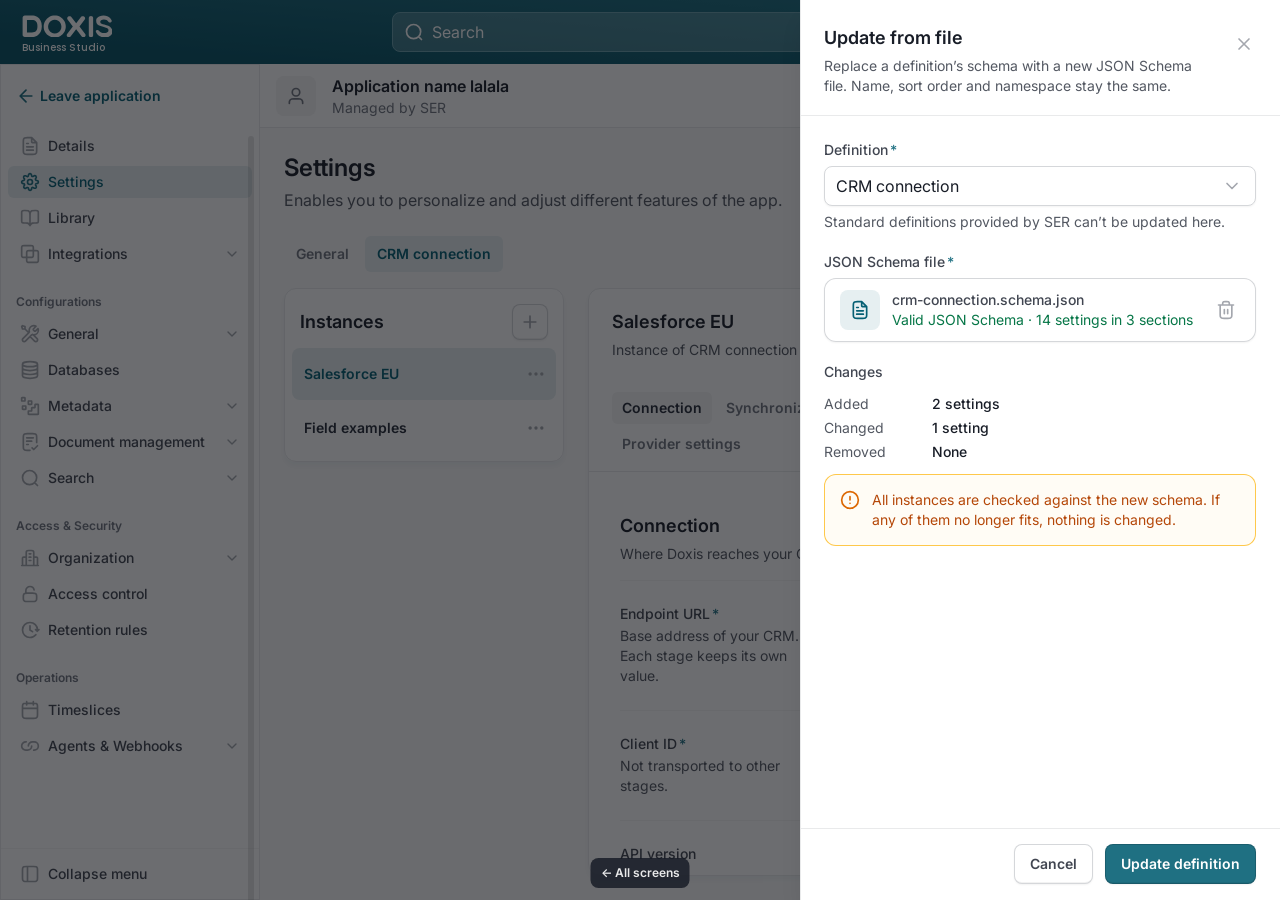
<file: update-definition.html>
<!doctype html>
<html lang="en">
<head>
<meta charset="utf-8">
<meta name="viewport" content="width=device-width, initial-scale=1">
<title>Update definition from file</title>
<link rel="preconnect" href="https://fonts.googleapis.com">
<link href="https://fonts.googleapis.com/css2?family=Inter:opsz,wght@14..32,400..700&amp;family=Poppins:wght@500&amp;display=swap" rel="stylesheet">
<style>
body{margin:0;background:#FAFAFA}
a{color:#066074}a:hover{color:#05495A}
.ic{display:block;flex:none}
.hb{width:40px;height:36px;display:flex;align-items:center;justify-content:center;border:0;border-radius:6px;background:transparent;color:#FFFFFF;cursor:pointer;padding:0}
.hb:hover{background:rgba(255,255,255,0.12)}
.srch::placeholder{color:#FFFFFF;opacity:1}
.ng{display:flex;flex-direction:column}
.ni{display:flex;align-items:center;gap:12px;height:32px;margin:2px 0;box-sizing:border-box;padding:0 12px;border-radius:6px;background:#FFFFFF;color:#414651;text-decoration:none;font-size:14px;line-height:20px;font-weight:500}
.ni .ti{flex:1;display:flex;align-items:center;gap:8px;min-width:0}
.ni .ti svg{color:#A4A7AE}
.ni .cv{color:#A4A7AE}
.ni:hover{background:#FAFAFA;color:#252B37}
.ni.cur,.ni.cur:hover{background:#E6EFF1;color:#066074}
.ni.cur .ti svg{color:#1F7082}
.nh{height:28px;box-sizing:border-box;padding:5px 8px;font-size:12px;line-height:18px;font-weight:600;color:#717680}
.tab-unused{height:36px;padding:0 12px;border:0;border-radius:6px;background:transparent;font:inherit;font-size:14px;line-height:20px;font-weight:600;color:#717680;cursor:pointer}
.tab:hover{background:#FAFAFA;color:#535862}
.tab.on,.tab.on:hover{background:#E6EFF1;color:#066074}
.fld{width:100%;box-sizing:border-box;border:1px solid #D5D7DA;border-radius:8px;background:#FFFFFF;font:inherit;font-size:16px;line-height:24px;color:#181D27;box-shadow:0 1px 2px rgba(10,13,18,0.05);margin:0}
.fld:focus{outline:none;border-color:#1F7082;box-shadow:0 0 0 4px rgba(31,112,130,0.18)}
.ql{display:flex;align-items:center;gap:16px;height:72px;box-sizing:border-box;padding:16px 8px 16px 16px;box-shadow:inset 0 -1px 0 #E9EAEB;text-decoration:none;color:inherit}
.ql:last-child{box-shadow:none;border-radius:8px}
.ql:hover{background:#FAFAFA}
@media (max-width: 860px){.nav{flex-basis:100% !important}.tri{display:none !important}}
.lbl{display:flex;gap:2px;font-size:14px;line-height:20px;font-weight:500;color:#414651}
.hint{margin:0;font-size:14px;line-height:20px;color:#535862}
.bdg{display:inline-flex;align-items:center;height:22px;box-sizing:border-box;padding:2px 8px;border-radius:9999px;font-size:12px;line-height:18px;font-weight:500;white-space:nowrap}
.fg{display:flex;flex-direction:column;gap:6px}
.tab{height:36px;padding:0 12px;border:0;border-radius:6px;background:transparent;font:inherit;font-size:14px;line-height:20px;font-weight:600;color:#717680;cursor:pointer}
.tab:hover{background:#FAFAFA;color:#535862}
.tab.on,.tab.on:hover{background:#E6EFF1;color:#066074}
.ins{display:flex;align-items:center;gap:8px;height:44px;box-sizing:border-box;padding:0 4px 0 12px;border-radius:6px;color:#414651;font-size:14px;line-height:20px;font-weight:500}
.ins:hover{background:#FAFAFA}
.ins.on,.ins.on:hover{background:#E6EFF1;color:#066074;font-weight:600}
.ins>button.nm{flex:1;min-width:0;height:100%;padding:0;border:0;background:transparent;font:inherit;color:inherit;text-align:left;cursor:pointer}
.ib2{width:32px;height:32px;display:flex;align-items:center;justify-content:center;padding:0;border:0;border-radius:6px;background:transparent;color:#A4A7AE;cursor:pointer}
.ib2:hover{background:#F5F5F5;color:#717680}
.sel{position:relative;display:flex;align-items:center}
.sel select{appearance:none;-webkit-appearance:none;cursor:pointer;padding-right:40px !important}
.sel svg{position:absolute;right:14px;color:#A4A7AE;pointer-events:none}
.chip{display:inline-flex;align-items:center;gap:3px;height:24px;box-sizing:border-box;padding:2px 4px 2px 9px;border-radius:6px;background:#FFFFFF;box-shadow:inset 0 0 0 1px #D5D7DA;font-size:14px;line-height:20px;font-weight:500;color:#414651}
.chip button{width:16px;height:16px;display:flex;align-items:center;justify-content:center;padding:0;border:0;border-radius:3px;background:transparent;color:#A4A7AE;cursor:pointer}
.tgl{position:relative;flex:none;width:36px;height:20px;padding:2px;box-sizing:border-box;border:0;border-radius:9999px;background:#1F7082;cursor:pointer}
.tgl span{display:block;width:16px;height:16px;margin-left:16px;border-radius:9999px;background:#FFFFFF;box-shadow:0 1px 3px rgba(10,13,18,0.1),0 1px 2px rgba(10,13,18,0.06)}
.lnk{padding:0;border:0;background:transparent;font:inherit;font-size:14px;line-height:20px;font-weight:600;color:#066074;cursor:pointer;display:inline-flex;align-items:center;gap:4px}
.ro{background:#FAFAFA !important;color:#717680 !important;box-shadow:none !important}
.sec{display:flex;flex-direction:column;gap:20px;padding:32px 0;box-shadow:inset 0 -1px 0 #E9EAEB}
.sec:last-child{box-shadow:none}
.sh{display:flex;flex-direction:column;gap:2px}
.sh h3{margin:0;font-size:16px;line-height:24px;font-weight:600;color:#181D27}
.sh p{margin:0;font-size:14px;line-height:20px;color:#535862}
.sbtn{height:36px;box-sizing:border-box;display:inline-flex;align-items:center;gap:4px;padding:0 12px;border:0;border-radius:8px;background:#FFFFFF;font:inherit;font-size:14px;line-height:20px;font-weight:600;color:#414651;text-decoration:none;white-space:nowrap;cursor:pointer;box-shadow:inset 0 0 0 1px #D5D7DA,0 1px 2px rgba(10,13,18,0.05),inset 0 -2px 0 rgba(10,13,18,0.05)}
.sbtn:hover{background:#FAFAFA;color:#252B37}
.scr::-webkit-scrollbar{width:14px}
.scr::-webkit-scrollbar-track{background:transparent;margin:8px 0}
.scr::-webkit-scrollbar-thumb{background:#D5D7DA;border-radius:9999px;border:4px solid #FFFFFF;min-height:48px}
.scr::-webkit-scrollbar-thumb:hover{background:#A4A7AE}
@supports (-moz-appearance:none){.scr{scrollbar-width:thin;scrollbar-color:#D5D7DA transparent}}
.ws-nav{position:sticky;top:0;z-index:2;display:flex;flex-wrap:wrap;align-items:center;gap:8px 16px;margin:0 1px;padding:12px 23px;background:#FFFFFF;box-shadow:inset 0 -1px 0 #E9EAEB}
.anc{display:flex;gap:4px;flex:1;min-width:240px;flex-wrap:wrap}
.anc a{height:32px;box-sizing:border-box;display:inline-flex;align-items:center;padding:0 10px;border-radius:6px;font-size:14px;line-height:20px;font-weight:600;color:#717680;text-decoration:none}
.anc a:hover{background:#FAFAFA;color:#535862}
.anc a.on{background:#F5F5F5;color:#252B37}
.srch2{position:relative;display:flex;align-items:center;width:240px}
.srch2 svg{position:absolute;left:12px;color:#A4A7AE;pointer-events:none}
.srch2 input{padding-left:39px !important}
.secv{margin:0 32px;padding:40px 0 16px;scroll-margin-top:72px}
.secv+.secv{box-shadow:inset 0 1px 0 #D5D7DA}
.secv>h3{margin:0;font-size:18px;line-height:28px;font-weight:600;color:#181D27}
.secv>p{margin:4px 0 0;font-size:14px;line-height:20px;color:#535862}
.rows{margin:16px 0 0;padding:0;display:flex;flex-direction:column}
.row{display:grid;grid-template-columns:minmax(0,1fr) minmax(0,2fr);gap:8px 48px;padding:24px 0;box-shadow:inset 0 1px 0 #F5F5F5}
.rl{display:flex;gap:2px;font-size:14px;line-height:20px;font-weight:500;color:#414651}
.rd{margin:2px 0 0;font-size:14px;line-height:20px;color:#535862}
.rc{display:flex;flex-direction:column;gap:8px;max-width:720px;min-width:0}
.chg{display:inline-flex;align-items:center;gap:6px;height:22px;padding:0 8px;border-radius:9999px;background:#E6EFF1;font-size:12px;line-height:18px;font-weight:500;color:#066074}
.dot{width:6px;height:6px;border-radius:9999px;background:#1F7082}
.row.err .fld{border-color:#FDA29B}
.et{margin:0;font-size:14px;line-height:20px;color:#D92D20}
.meta{margin:0;font-size:14px;line-height:20px;color:#535862;display:flex;gap:12px;align-items:center;flex-wrap:wrap}
.ro-v{display:flex;align-items:center;gap:8px;min-height:40px;font-size:16px;line-height:24px;color:#414651}
.ro-v svg{color:#A4A7AE}
.ins2{display:flex;align-items:center;gap:8px;min-height:52px;box-sizing:border-box;padding:6px 4px 6px 12px;border-radius:8px;color:#414651}
.ins2:hover{background:#FAFAFA}
.ins2.on,.ins2.on:hover{background:#E6EFF1}
.ins2 .nm2{flex:1;min-width:0;display:flex;flex-direction:column;padding:0;border:0;background:transparent;font:inherit;text-align:left;cursor:pointer;color:inherit}
.ins2 .t1{font-size:14px;line-height:20px;font-weight:600;color:#252B37}
.ins2.on .t1{color:#066074}
.ins2 .t2{font-size:12px;line-height:18px;color:#717680}
.savebar{position:sticky;bottom:16px;z-index:3;margin:0 24px;display:flex;flex-wrap:wrap;align-items:center;gap:12px 16px;padding:12px 12px 12px 20px;border-radius:12px;background:#FFFFFF;box-shadow:inset 0 0 0 1px #E9EAEB,0 12px 16px -4px rgba(10,13,18,0.08),0 4px 6px -2px rgba(10,13,18,0.03)}
.pbtn{height:40px;box-sizing:border-box;display:inline-flex;align-items:center;justify-content:center;gap:4px;padding:0 16px;border:0;border-radius:8px;background:#1F7082;font:inherit;font-size:14px;line-height:20px;font-weight:600;color:#FFFFFF;cursor:pointer;box-shadow:0 1px 2px rgba(10,13,18,0.05),inset 0 -2px 0 rgba(10,13,18,0.05),inset 0 0 0 1px rgba(10,13,18,0.18)}
.pbtn:hover{background:#155C6E}
.gbtn{height:40px;padding:0 14px;border:0;border-radius:8px;background:transparent;font:inherit;font-size:14px;line-height:20px;font-weight:600;color:#535862;cursor:pointer}
.gbtn:hover{background:#F5F5F5}
.undo{align-self:flex-start;display:inline-flex;align-items:center;gap:4px;padding:0;border:0;background:transparent;font:inherit;font-size:14px;line-height:20px;font-weight:600;color:#535862;cursor:pointer}
.undo:hover{color:#252B37}
@media (max-width: 860px){.row{grid-template-columns:minmax(0,1fr)}}
.mo{position:absolute;z-index:20;min-width:240px;box-sizing:border-box;padding:4px 0;border-radius:8px;background:#FFFFFF;box-shadow:inset 0 0 0 1px #E9EAEB,0 12px 16px -4px rgba(10,13,18,0.08),0 4px 6px -2px rgba(10,13,18,0.03)}
.moi{width:100%;display:flex;align-items:center;gap:12px;padding:10px 16px;border:0;background:transparent;font:inherit;font-size:14px;line-height:20px;font-weight:500;color:#414651;text-align:left;white-space:nowrap;cursor:pointer}
.moi:hover{background:#FAFAFA;color:#252B37}
.moi svg{color:#A4A7AE}
.dbtn{width:36px;height:36px;box-sizing:border-box;display:inline-flex;align-items:center;justify-content:center;padding:0;border:0;border-radius:8px;background:#FFFFFF;color:#B42318;cursor:pointer;box-shadow:inset 0 0 0 1px #FDA29B,0 1px 2px rgba(10,13,18,0.05),inset 0 -2px 0 rgba(10,13,18,0.05)}
.dbtn:hover{background:#FEF3F2;color:#912018}
.pbtn{height:40px;box-sizing:border-box;display:inline-flex;align-items:center;justify-content:center;gap:4px;padding:0 16px;border:0;border-radius:8px;background:#1F7082;font:inherit;font-size:14px;line-height:20px;font-weight:600;color:#FFFFFF;cursor:pointer;box-shadow:0 1px 2px rgba(10,13,18,0.05),inset 0 -2px 0 rgba(10,13,18,0.05),inset 0 0 0 1px rgba(10,13,18,0.18)}
.pbtn:hover{background:#155C6E}
.tgl.off{background:#F5F5F5}
.tgl.off span{margin-left:0}
.trow{display:flex;align-items:flex-start;gap:12px}
.trow .tl{font-size:14px;line-height:20px;font-weight:500;color:#414651}
</style>
<link rel="stylesheet" href="prototype.css">
<script src="prototype.js" defer></script>
</head>
<body data-screen="update">
<a href="index.html" class="pt-home" style="position:fixed;left:50%;transform:translateX(-50%);bottom:12px;z-index:70;padding:6px 10px;border-radius:8px;background:#181D27;color:#fff;font:600 12px/18px Inter,system-ui,sans-serif;text-decoration:none;opacity:.85">← All screens</a>
<div style="height: 100vh; overflow: hidden; display: flex; flex-direction: column; background: #FAFAFA; font-family: Inter, system-ui, sans-serif; font-size: 14px; line-height: 20px; color: #181D27">

<header style="height: 64px; flex: none; display: grid; grid-template-columns: minmax(134px, 1fr) minmax(0, 496px) minmax(134px, 1fr); align-items: center; column-gap: 16px; padding: 0 22px; background: linear-gradient(5deg, #075365 15.8%, #1F7082 82.5%); color: #FFFFFF">
<a href="#" aria-label="Doxis Business Studio home" style="display: block; width: 104px; height: 34px; color: #FFFFFF; text-decoration: none">
<svg class="ic" width="90" height="22" viewBox="0 0 90 22" fill="currentColor" aria-hidden="true"><path transform="translate(0.605 0.532)" d="M14.473 1.301C12.988 0.439 11.24 0 9.282 0L2.176 0C1.551 0 1.024 0.221 0.615 0.657C0.208 1.088 0 1.634 0 2.275L0 19.158C0 19.823 0.208 20.374 0.617 20.794C1.027 21.217 1.564 21.433 2.211 21.433L9.317 21.433C11.299 21.433 13.05 20.995 14.523 20.132C15.997 19.268 17.155 18.059 17.964 16.538C18.77 15.021 19.18 13.247 19.18 11.262L19.18 10.151C19.18 8.17 18.766 6.403 17.951 4.896C17.135 3.384 15.965 2.17 14.473 1.301ZM14.806 10.123L14.806 11.247C14.806 13.069 14.329 14.487 13.389 15.462C12.45 16.432 11.093 16.924 9.355 16.924L4.374 16.924L4.374 4.507L9.355 4.507C11.093 4.507 12.45 4.999 13.389 5.97C14.329 6.94 14.806 8.346 14.806 10.123Z" fill-rule="nonzero"></path><path transform="translate(21.685 0.592)" d="M16.719 1.464C15.072 0.493 13.181 0 11.098 0C9.015 0 7.122 0.493 5.461 1.466C3.802 2.439 2.476 3.792 1.517 5.488C0.51 7.191 0 9.06 0 11.043C0 13.024 0.51 14.892 1.517 16.594C2.5 18.243 3.828 19.564 5.463 20.518C7.124 21.49 9.015 21.982 11.098 21.982C13.178 21.982 15.069 21.49 16.719 20.517C18.367 19.546 19.689 18.205 20.649 16.531C21.608 14.86 22.096 13.007 22.096 11.022C22.096 9.04 21.608 7.177 20.646 5.488C19.687 3.794 18.367 2.442 16.719 1.464ZM17.719 11.038C17.719 12.274 17.429 13.426 16.856 14.457C16.284 15.487 15.494 16.312 14.507 16.913C13.524 17.512 12.383 17.817 11.12 17.817C9.832 17.817 8.672 17.513 7.674 16.913C6.677 16.315 5.874 15.49 5.293 14.458C4.708 13.426 4.411 12.274 4.411 11.038C4.411 9.776 4.708 8.62 5.293 7.602C5.874 6.583 6.676 5.758 7.677 5.149C8.674 4.543 9.833 4.236 11.12 4.236C12.383 4.236 13.524 4.543 14.512 5.15C15.495 5.759 16.284 6.584 16.854 7.603C17.428 8.624 17.719 9.78 17.719 11.038Z" fill-rule="nonzero"></path><path transform="translate(66.795 0.977)" d="M2.159 0C1.548 0 1.021 0.212 0.593 0.629C0.2 1.022 0 1.525 0 2.124L0 19.284C0 19.889 0.2 20.398 0.598 20.799C1.016 21.218 1.546 21.432 2.159 21.432C2.802 21.432 3.341 21.216 3.756 20.791C4.141 20.396 4.338 19.889 4.338 19.284L4.338 2.124C4.338 1.523 4.139 1.022 3.743 0.624C3.33 0.21 2.795 0 2.159 0Z" fill-rule="nonzero"></path><path transform="translate(74.196 0.532)" d="M14.524 12.082C13.952 11.374 13.137 10.776 12.093 10.304C11.079 9.849 9.736 9.402 8.098 8.976C7.009 8.718 6.152 8.454 5.555 8.191C4.988 7.94 4.592 7.664 4.375 7.37C4.169 7.087 4.065 6.725 4.065 6.296C4.065 5.586 4.358 5.045 4.958 4.643C5.587 4.221 6.535 4.007 7.775 4.007C8.746 4.007 9.62 4.193 10.373 4.559C11.13 4.927 11.67 5.411 12.025 6.04C12.201 6.343 12.442 6.581 12.745 6.744C13.04 6.904 13.383 6.985 13.767 6.985C13.928 6.985 14.141 6.954 14.415 6.888C14.95 6.731 15.296 6.444 15.444 6.035C15.586 5.645 15.601 5.27 15.488 4.921C15.115 3.947 14.562 3.088 13.844 2.37C13.12 1.646 12.208 1.07 11.135 0.656C10.064 0.22 8.765 0 7.276 0C5.986 0 4.736 0.217 3.564 0.646C2.379 1.081 1.399 1.75 0.651 2.636C0.123 3.268 -0.012 4.048 -0.012 5.248C-0.012 6.448 0.18 7.329 0.581 8.004C0.975 8.668 1.582 9.233 2.385 9.684C3.156 10.118 4.124 10.493 5.264 10.799C6.38 11.112 7.425 11.405 8.399 11.679C9.376 11.953 10.162 12.249 10.737 12.558C11.273 12.849 11.666 13.193 11.906 13.583C12.137 13.959 12.255 14.387 12.255 14.857C12.255 15.336 12.089 15.791 11.762 16.207C11.43 16.629 10.94 16.963 10.306 17.199C9.646 17.443 8.865 17.567 7.985 17.567C6.838 17.567 5.8 17.369 4.898 16.976C4.008 16.589 3.344 16.075 2.927 15.448C2.674 15.07 2.36 14.789 1.993 14.613C1.618 14.434 1.228 14.391 0.83 14.488C0.278 14.613 -0.082 14.884 -0.237 15.293C-0.383 15.674 -0.39 16.053 -0.256 16.42C0.208 17.554 0.886 18.538 1.759 19.344C2.633 20.15 3.676 20.774 4.857 21.199C6.033 21.621 7.304 21.836 8.634 21.836C10.069 21.836 11.384 21.596 12.542 21.122C13.716 20.643 14.651 19.925 15.321 18.99C15.994 18.051 16.336 16.889 16.336 15.535C16.336 14.191 15.729 13.563 14.524 12.082Z" fill-rule="nonzero"></path><path transform="translate(44.485 0.902)" d="M18.709 18.104L13.008 10.613L18.247 3.629C18.542 3.251 18.668 2.808 18.626 2.31C18.587 1.837 18.408 1.403 18.104 1.026C17.807 0.648 17.402 0.401 16.903 0.288C16.406 0.183 15.903 0.231 15.406 0.441C14.876 0.664 14.427 1.045 14.073 1.571L9.687 7.453L5.235 1.565C4.882 1.041 4.433 0.662 3.906 0.442C3.418 0.233 2.931 0.183 2.439 0.288C1.939 0.402 1.536 0.649 1.234 1.026C0.935 1.402 0.757 1.836 0.713 2.317C0.672 2.808 0.798 3.25 1.093 3.628L6.334 10.613L0.633 18.104C0.336 18.479 0.199 18.926 0.221 19.432C0.247 19.928 0.42 20.36 0.738 20.718C1.06 21.077 1.464 21.307 1.944 21.399C2.083 21.426 2.222 21.44 2.359 21.44C2.738 21.44 3.103 21.338 3.447 21.135C3.896 20.874 4.315 20.474 4.69 19.948L9.671 13.427L14.651 19.948C15.027 20.474 15.445 20.874 15.893 21.135C16.237 21.338 16.602 21.44 16.982 21.44C17.119 21.44 17.258 21.427 17.395 21.399C17.875 21.307 18.282 21.077 18.602 20.718C18.92 20.36 19.093 19.928 19.12 19.432C19.143 18.928 19.005 18.479 18.709 18.104Z" fill-rule="nonzero"></path></svg>
<span style="display: block; height: 7px; margin-top: 5.04px; font-family: Poppins, sans-serif; font-size: 10px; line-height: 12px; font-weight: 500; white-space: nowrap">Business Studio</span>
</a>
<label style="height: 40px; box-sizing: border-box; display: flex; align-items: center; gap: 8px; padding: 0 11px; border: 1px solid #6AA0AC; border-radius: 8px; background: rgba(255,255,255,0.2); cursor: text">
<svg class="ic" width="20" height="20" viewBox="0 0 24 24" fill="none" stroke="currentColor" stroke-width="2" stroke-linecap="round" stroke-linejoin="round" aria-hidden="true"><path transform="translate(3 3)" d="M18 18L14.5 14.5M17 8.5C17 13.19 13.19 17 8.5 17C3.81 17 0 13.19 0 8.5C0 3.81 3.81 0 8.5 0C13.19 0 17 3.81 17 8.5Z"></path></svg>
<input class="srch" type="search" placeholder="Search" aria-label="Search" style="flex: 1; min-width: 0; height: 24px; padding: 0; border: 0; outline: none; background: transparent; color: #FFFFFF; font: inherit; font-size: 16px; line-height: 24px">
</label>
<div style="display: flex; justify-content: flex-end; align-items: center; gap: 12px">
<div style="display: flex; gap: 2px">
<button class="hb" aria-label="Notifications"><svg class="ic" width="20" height="20" viewBox="0 0 24 24" fill="none" stroke="currentColor" stroke-width="2" stroke-linecap="round" stroke-linejoin="round" aria-hidden="true"><path transform="translate(3.26 2)" d="M11.38 19C10.68 19.62 9.75 20 8.74 20C7.72 20 6.8 19.62 6.09 19M14.74 6C14.74 4.41 14.11 2.88 12.98 1.76C11.86 0.63 10.33 0 8.74 0C7.15 0 5.62 0.63 4.5 1.76C3.37 2.88 2.74 4.41 2.74 6C2.74 9.09 1.96 11.21 1.09 12.61C0.35 13.79 -0.01 14.38 0 14.54C0.02 14.72 0.05 14.79 0.2 14.9C0.33 15 0.93 15 2.13 15L15.35 15C16.55 15 17.14 15 17.28 14.9C17.42 14.79 17.46 14.72 17.48 14.54C17.49 14.38 17.12 13.79 16.39 12.61C15.52 11.21 14.74 9.09 14.74 6Z"></path></svg></button>
<button class="hb" aria-label="Help"><svg class="ic" width="20" height="20" viewBox="0 0 24 24" fill="none" stroke="currentColor" stroke-width="2" stroke-linecap="round" stroke-linejoin="round" aria-hidden="true"><path transform="translate(2 2)" d="M7.09 7C7.33 6.33 7.79 5.77 8.4 5.41C9.01 5.05 9.73 4.92 10.43 5.04C11.13 5.16 11.76 5.52 12.22 6.06C12.67 6.61 12.92 7.29 12.92 8C12.92 10 9.92 11 9.92 11M10 15L10.01 15M20 10C20 15.52 15.52 20 10 20C4.48 20 0 15.52 0 10C0 4.48 4.48 0 10 0C15.52 0 20 4.48 20 10Z"></path></svg></button>
</div>
<button aria-label="Account menu" style="width: 40px; height: 40px; padding: 0; border: 0; border-radius: 9999px; background: transparent; cursor: pointer"><img src="avatar.jpg" alt="" style="display: block; width: 40px; height: 40px; border-radius: 9999px; object-fit: cover; outline: 1px solid rgba(0,0,0,0.08); outline-offset: -1px"></button>
</div>
</header>

<div style="flex: 1; min-height: 0; display: flex; align-items: stretch">

<nav class="nav" aria-label="Application" style="flex: 0 0 260px; min-height: 0; overflow-y: auto; box-sizing: border-box; position: relative; display: flex; flex-direction: column; background: #FFFFFF; outline: 1px solid #E9EAEB; outline-offset: -1px">
<div style="height: 64px; box-sizing: border-box; padding: 22px 16px">
<a href="#" style="display: inline-flex; align-items: center; gap: 4px; font-size: 14px; line-height: 20px; font-weight: 600; color: #066074; text-decoration: none"><svg class="ic" style="color: #1F7082" width="20" height="20" viewBox="0 0 24 24" fill="none" stroke="currentColor" stroke-width="2" stroke-linecap="round" stroke-linejoin="round" aria-hidden="true"><path transform="translate(5 5)" d="M14 7L0 7L7 14M0 7L7 0"></path></svg>Leave application</a>
</div>

<div class="ng" style="padding: 0 8px 8px">
<a class="ni" href="#"><span class="ti"><svg class="ic" width="20" height="20" viewBox="0 0 24 24" fill="none" stroke="currentColor" stroke-width="2" stroke-linecap="round" stroke-linejoin="round" aria-hidden="true"><path transform="translate(4 2)" d="M10 0.27L10 4.4C10 4.96 10 5.24 10.11 5.45C10.2 5.64 10.36 5.8 10.55 5.89C10.76 6 11.04 6 11.6 6L15.73 6M12 11L4 11M12 15L4 15M6 7L4 7M11.2 20L4.8 20C3.12 20 2.28 20 1.64 19.67C1.07 19.39 0.61 18.93 0.33 18.36C0 17.72 0 16.88 0 15.2L0 4.8C0 3.12 0 2.28 0.33 1.64C0.61 1.07 1.07 0.61 1.64 0.33C2.28 0 3.12 0 4.8 0L10 0L16 6L16 15.2C16 16.88 16 17.72 15.67 18.36C15.39 18.93 14.93 19.39 14.36 19.67C13.72 20 12.88 20 11.2 20Z"></path></svg>Details</span></a>
<a class="ni cur" href="settings.html" aria-current="page"><span class="ti"><svg class="ic" width="20" height="20" viewBox="0 0 24 24" fill="none" stroke="currentColor" stroke-width="2" stroke-linecap="round" stroke-linejoin="round" aria-hidden="true"><path transform="translate(2 2)" d="M13 10C13 11.66 11.66 13 10 13C8.34 13 7 11.66 7 10C7 8.34 8.34 7 10 7C11.66 7 13 8.34 13 10ZM16.73 12.73C16.61 13 16.57 13.31 16.62 13.6C16.68 13.9 16.82 14.17 17.03 14.38L17.08 14.44C17.25 14.61 17.38 14.81 17.48 15.03C17.57 15.25 17.62 15.48 17.62 15.72C17.62 15.96 17.57 16.2 17.48 16.42C17.38 16.64 17.25 16.84 17.08 17.01C16.91 17.18 16.71 17.31 16.49 17.4C16.27 17.5 16.03 17.54 15.8 17.54C15.56 17.54 15.32 17.5 15.1 17.4C14.88 17.31 14.68 17.18 14.51 17.01L14.45 16.95C14.24 16.74 13.97 16.6 13.67 16.55C13.38 16.5 13.07 16.53 12.8 16.65C12.53 16.77 12.3 16.96 12.14 17.21C11.98 17.45 11.89 17.73 11.89 18.03L11.89 18.18C11.89 18.66 11.7 19.13 11.36 19.47C11.02 19.81 10.55 20 10.07 20C9.59 20 9.13 19.81 8.79 19.47C8.45 19.13 8.25 18.66 8.25 18.18L8.25 18.1C8.25 17.8 8.15 17.51 7.98 17.26C7.8 17.02 7.56 16.83 7.27 16.73C7 16.61 6.69 16.57 6.4 16.62C6.1 16.68 5.83 16.82 5.62 17.03L5.56 17.08C5.39 17.25 5.19 17.38 4.97 17.48C4.75 17.57 4.52 17.62 4.28 17.62C4.04 17.62 3.8 17.57 3.58 17.48C3.36 17.38 3.16 17.25 2.99 17.08C2.82 16.91 2.69 16.71 2.6 16.49C2.5 16.27 2.46 16.03 2.46 15.8C2.46 15.56 2.5 15.32 2.6 15.1C2.69 14.88 2.82 14.68 2.99 14.51L3.05 14.45C3.26 14.24 3.4 13.97 3.45 13.67C3.5 13.38 3.47 13.07 3.35 12.8C3.23 12.53 3.04 12.3 2.79 12.14C2.55 11.98 2.27 11.89 1.97 11.89L1.82 11.89C1.34 11.89 0.87 11.7 0.53 11.36C0.19 11.02 0 10.55 0 10.07C0 9.59 0.19 9.13 0.53 8.79C0.87 8.45 1.34 8.25 1.82 8.25L1.9 8.25C2.2 8.25 2.49 8.15 2.74 7.98C2.98 7.8 3.17 7.56 3.27 7.27C3.39 7 3.43 6.69 3.38 6.4C3.32 6.1 3.18 5.83 2.97 5.62L2.92 5.56C2.75 5.39 2.62 5.19 2.52 4.97C2.43 4.75 2.38 4.52 2.38 4.28C2.38 4.04 2.43 3.8 2.52 3.58C2.62 3.36 2.75 3.16 2.92 2.99C3.09 2.82 3.29 2.69 3.51 2.6C3.73 2.5 3.97 2.46 4.2 2.46C4.44 2.46 4.68 2.5 4.9 2.6C5.12 2.69 5.32 2.82 5.49 2.99L5.55 3.05C5.76 3.26 6.03 3.4 6.33 3.45C6.62 3.5 6.93 3.47 7.2 3.35L7.27 3.35C7.54 3.23 7.77 3.04 7.93 2.79C8.09 2.55 8.18 2.27 8.18 1.97L8.18 1.82C8.18 1.34 8.37 0.87 8.71 0.53C9.06 0.19 9.52 0 10 0C10.48 0 10.94 0.19 11.29 0.53C11.63 0.87 11.82 1.34 11.82 1.82L11.82 1.9C11.82 2.19 11.91 2.48 12.07 2.72C12.23 2.97 12.46 3.16 12.73 3.27C13 3.39 13.31 3.43 13.6 3.38C13.9 3.32 14.17 3.18 14.38 2.97L14.44 2.92C14.61 2.75 14.81 2.62 15.03 2.52C15.25 2.43 15.48 2.38 15.72 2.38C15.96 2.38 16.2 2.43 16.42 2.52C16.64 2.62 16.84 2.75 17.01 2.92C17.18 3.09 17.31 3.29 17.4 3.51C17.5 3.73 17.54 3.97 17.54 4.2C17.54 4.44 17.5 4.68 17.4 4.9C17.31 5.12 17.18 5.32 17.01 5.49L16.95 5.55C16.74 5.76 16.6 6.03 16.55 6.33C16.5 6.62 16.53 6.93 16.65 7.2L16.65 7.27C16.77 7.54 16.96 7.77 17.21 7.93C17.45 8.09 17.73 8.18 18.03 8.18L18.18 8.18C18.66 8.18 19.13 8.37 19.47 8.71C19.81 9.06 20 9.52 20 10C20 10.48 19.81 10.94 19.47 11.29C19.13 11.63 18.66 11.82 18.18 11.82L18.1 11.82C17.81 11.82 17.52 11.91 17.28 12.07C17.03 12.23 16.84 12.46 16.73 12.73Z"></path></svg>Settings</span></a>
<a class="ni" href="#"><span class="ti"><svg class="ic" width="20" height="20" viewBox="0 0 24 24" fill="none" stroke="currentColor" stroke-width="2" stroke-linecap="round" stroke-linejoin="round" aria-hidden="true"><path transform="translate(2 3)" d="M10 18L9.9 17.85C9.21 16.81 8.86 16.29 8.4 15.91C7.99 15.58 7.52 15.33 7.02 15.17C6.45 15 5.83 15 4.57 15L3.2 15C2.08 15 1.52 15 1.09 14.78C0.72 14.59 0.41 14.28 0.22 13.91C0 13.48 0 12.92 0 11.8L0 3.2C0 2.08 0 1.52 0.22 1.09C0.41 0.72 0.72 0.41 1.09 0.22C1.52 0 2.08 0 3.2 0L3.6 0C5.84 0 6.96 0 7.82 0.44C8.57 0.82 9.18 1.43 9.56 2.18C10 3.04 10 4.16 10 6.4L10 18L10.1 17.85C10.79 16.81 11.14 16.29 11.6 15.91C12.01 15.58 12.48 15.33 12.98 15.17C13.55 15 14.17 15 15.43 15L16.8 15C17.92 15 18.48 15 18.91 14.78C19.28 14.59 19.59 14.28 19.78 13.91C20 13.48 20 12.92 20 11.8L20 3.2C20 2.08 20 1.52 19.78 1.09C19.59 0.72 19.28 0.41 18.91 0.22C18.48 0 17.92 0 16.8 0L16.4 0C14.16 0 13.04 0 12.18 0.44C11.43 0.82 10.82 1.43 10.44 2.18C10 3.04 10 4.16 10 6.4"></path></svg>Library</span></a>
<a class="ni" href="#"><span class="ti"><svg class="ic" width="20" height="20" viewBox="0 0 24 24" fill="none" stroke="currentColor" stroke-width="2" stroke-linecap="round" stroke-linejoin="round" aria-hidden="true"><path transform="translate(2 2)" d="M3.2 0L10.8 0C11.92 0 12.48 0 12.91 0.22C13.28 0.41 13.59 0.72 13.78 1.09C14 1.52 14 2.08 14 3.2L14 10.8C14 11.92 14 12.48 13.78 12.91C13.59 13.28 13.28 13.59 12.91 13.78C12.48 14 11.92 14 10.8 14L3.2 14C2.08 14 1.52 14 1.09 13.78C0.72 13.59 0.41 13.28 0.22 12.91C0 12.48 0 11.92 0 10.8L0 3.2C0 2.08 0 1.52 0.22 1.09C0.41 0.72 0.72 0.41 1.09 0.22C1.52 0 2.08 0 3.2 0ZM9.2 6L16.8 6C17.92 6 18.48 6 18.91 6.22C19.28 6.41 19.59 6.72 19.78 7.09C20 7.52 20 8.08 20 9.2L20 16.8C20 17.92 20 18.48 19.78 18.91C19.59 19.28 19.28 19.59 18.91 19.78C18.48 20 17.92 20 16.8 20L9.2 20C8.08 20 7.52 20 7.09 19.78C6.72 19.59 6.41 19.28 6.22 18.91C6 18.48 6 17.92 6 16.8L6 9.2C6 8.08 6 7.52 6.22 7.09C6.41 6.72 6.72 6.41 7.09 6.22C7.52 6 8.08 6 9.2 6Z"></path></svg>Integrations</span><svg class="ic cv" width="16" height="16" viewBox="0 0 24 24" fill="none" stroke="currentColor" stroke-width="2" stroke-linecap="round" stroke-linejoin="round" aria-hidden="true"><path transform="translate(6 9)" d="M0 0L6 6L12 0"></path></svg></a>
</div>

<div style="padding: 8px; display: flex; flex-direction: column; gap: 16px">
<div class="ng">
<div class="nh">Configurations</div>
<a class="ni" href="#"><span class="ti"><svg class="ic" width="20" height="20" viewBox="0 0 24 24" fill="none" stroke="currentColor" stroke-width="2" stroke-linecap="round" stroke-linejoin="round" aria-hidden="true"><path transform="translate(2 2)" d="M4 4L8.5 8.5M4 4L1 4L0 1L1 0L4 1L4 4ZM14.63 3.37L17.26 0.74C16.45 0.27 15.51 0 14.5 0C11.46 0 9 2.46 9 5.5C9 5.87 9.04 6.22 9.1 6.57C9.2 7.06 9.25 7.3 9.23 7.45C9.22 7.6 9.19 7.68 9.12 7.82C9.05 7.95 8.92 8.08 8.66 8.34L1.5 15.5C0.67 16.33 0.67 17.67 1.5 18.5C2.33 19.33 3.67 19.33 4.5 18.5L11.66 11.34C11.92 11.08 12.05 10.95 12.18 10.88C12.32 10.81 12.4 10.78 12.55 10.77C12.7 10.75 12.94 10.8 13.43 10.9C13.78 10.96 14.13 11 14.5 11C17.54 11 20 8.54 20 5.5C20 4.76 19.85 4.05 19.59 3.41L17.13 5.87C16.74 6.26 16.54 6.46 16.31 6.54C16.11 6.6 15.89 6.6 15.69 6.54C15.46 6.46 15.26 6.26 14.87 5.87L14.63 5.63C14.24 5.24 14.04 5.04 13.96 4.81C13.9 4.61 13.9 4.39 13.96 4.19C14.04 3.96 14.24 3.76 14.63 3.37ZM15.5 18.5L10 13L11.94 11.06C12.22 10.78 12.65 10.7 13.04 10.8C13.34 10.89 13.66 10.94 13.98 10.98L18.5 15.5C19.33 16.33 19.33 17.67 18.5 18.5C17.67 19.33 16.33 19.33 15.5 18.5Z"></path></svg>General</span><svg class="ic cv" width="16" height="16" viewBox="0 0 24 24" fill="none" stroke="currentColor" stroke-width="2" stroke-linecap="round" stroke-linejoin="round" aria-hidden="true"><path transform="translate(6 9)" d="M0 0L6 6L12 0"></path></svg></a>
<a class="ni" href="#"><span class="ti"><svg class="ic" width="20" height="20" viewBox="0 0 24 24" fill="none" stroke="currentColor" stroke-width="2" stroke-linecap="round" stroke-linejoin="round" aria-hidden="true"><path transform="translate(3 2)" d="M18 3C18 4.66 13.97 6 9 6C4.03 6 0 4.66 0 3C0 1.34 4.03 0 9 0C13.970 0 18 1.34 18 3L18 17C18 18.66 14 20 9 20C4 20 0 18.66 0 17L0 3M18 7.72C18 9.38 14 10.72 9 10.72C4 10.72 0 9.38 0 7.72M18 12.44C18 14.1 14 15.44 9 15.44C4 15.44 0 14.1 0 12.44"></path></svg>Databases</span></a>
<a class="ni" href="#"><span class="ti"><svg class="ic" width="20" height="20" viewBox="0 0 24 24" fill="none" stroke="currentColor" stroke-width="2" stroke-linecap="round" stroke-linejoin="round" aria-hidden="true"><path transform="translate(2 2)" d="M20 8.8L20 19.2C20 19.48 20 19.62 19.95 19.73C19.9 19.82 19.82 19.9 19.73 19.95C19.62 20 19.48 20 19.2 20L8.8 20C8.52 20 8.38 20 8.27 19.95C8.18 19.9 8.1 19.82 8.05 19.73C8 19.62 8 19.48 8 19.2L8 16.8C8 16.52 8 16.38 8.05 16.27C8.1 16.18 8.18 16.1 8.27 16.05C8.38 16 8.52 16 8.8 16L11.2 16C11.48 16 11.62 16 11.73 15.95C11.82 15.9 11.9 15.82 11.95 15.73C12 15.62 12 15.48 12 15.2L12 12.8C12 12.52 12 12.38 12.05 12.27C12.1 12.18 12.18 12.1 12.27 12.05C12.38 12 12.52 12 12.8 12L15.2 12C15.48 12 15.62 12 15.73 11.95C15.82 11.9 15.9 11.82 15.95 11.73C16 11.62 16 11.48 16 11.2L16 8.8C16 8.52 16 8.38 16.05 8.27C16.1 8.18 16.18 8.1 16.27 8.05C16.38 8 16.52 8 16.8 8L19.2 8C19.48 8 19.62 8 19.73 8.05C19.82 8.1 19.9 8.18 19.95 8.27C20 8.38 20 8.52 20 8.8ZM8.8 4L11.2 4C11.48 4 11.62 4 11.73 4.05C11.82 4.1 11.9 4.18 11.95 4.27C12 4.38 12 4.52 12 4.8L12 7.2C12 7.48 12 7.62 11.95 7.73C11.9 7.82 11.82 7.9 11.73 7.95C11.62 8 11.48 8 11.2 8L8.8 8C8.52 8 8.38 8 8.27 7.95C8.18 7.9 8.1 7.82 8.05 7.73C8 7.62 8 7.48 8 7.2L8 4.8C8 4.52 8 4.38 8.05 4.27C8.1 4.18 8.18 4.1 8.27 4.05C8.38 4 8.52 4 8.8 4ZM1.8 10L4.2 10C4.48 10 4.62 10 4.73 10.05C4.82 10.1 4.9 10.18 4.95 10.27C5 10.38 5 10.52 5 10.8L5 13.2C5 13.48 5 13.62 4.95 13.73C4.9 13.82 4.82 13.9 4.73 13.95C4.62 14 4.48 14 4.2 14L1.8 14C1.52 14 1.38 14 1.27 13.95C1.18 13.9 1.1 13.82 1.05 13.73C1 13.62 1 13.48 1 13.2L1 10.8C1 10.52 1 10.38 1.05 10.27C1.1 10.18 1.18 10.1 1.27 10.05C1.38 10 1.52 10 1.8 10ZM0.8 0L3.2 0C3.48 0 3.62 0 3.73 0.05C3.82 0.1 3.9 0.18 3.95 0.27C4 0.38 4 0.52 4 0.8L4 3.2C4 3.48 4 3.62 3.95 3.73C3.9 3.82 3.82 3.9 3.73 3.95C3.62 4 3.48 4 3.2 4L0.8 4C0.52 4 0.38 4 0.27 3.95C0.18 3.9 0.1 3.82 0.05 3.73C0 3.62 0 3.48 0 3.2L0 0.8C0 0.52 0 0.38 0.05 0.27C0.1 0.18 0.18 0.1 0.27 0.05C0.38 0 0.52 0 0.8 0Z"></path></svg>Metadata</span><svg class="ic cv" width="16" height="16" viewBox="0 0 24 24" fill="none" stroke="currentColor" stroke-width="2" stroke-linecap="round" stroke-linejoin="round" aria-hidden="true"><path transform="translate(6 9)" d="M0 0L6 6L12 0"></path></svg></a>
<a class="ni" href="#"><span class="ti"><svg class="ic" width="20" height="20" viewBox="0 0 24 24" fill="none" stroke="currentColor" stroke-width="2" stroke-linecap="round" stroke-linejoin="round" aria-hidden="true"><path transform="translate(4 2)" d="M8 20L4.8 20C3.12 20 2.28 20 1.64 19.67C1.07 19.39 0.61 18.93 0.33 18.36C0 17.72 0 16.88 0 15.2L0 4.8C0 3.12 0 2.28 0.33 1.64C0.61 1.07 1.07 0.61 1.64 0.33C2.28 0 3.12 0 4.8 0L11.2 0C12.88 0 13.72 0 14.36 0.33C14.93 0.61 15.39 1.07 15.67 1.64C16 2.28 16 3.12 16 4.8L16 10.5M10 9L4 9M6 13L4 13M12 5L4 5M10.5 17L12.5 19L17 14.5"></path></svg>Document management</span><svg class="ic cv" width="16" height="16" viewBox="0 0 24 24" fill="none" stroke="currentColor" stroke-width="2" stroke-linecap="round" stroke-linejoin="round" aria-hidden="true"><path transform="translate(6 9)" d="M0 0L6 6L12 0"></path></svg></a>
<a class="ni" href="#"><span class="ti"><svg class="ic" width="20" height="20" viewBox="0 0 24 24" fill="none" stroke="currentColor" stroke-width="2" stroke-linecap="round" stroke-linejoin="round" aria-hidden="true"><path transform="translate(3 3)" d="M18 18L14.5 14.5M17 8.5C17 13.19 13.19 17 8.5 17C3.81 17 0 13.19 0 8.5C0 3.81 3.81 0 8.5 0C13.19 0 17 3.81 17 8.5Z"></path></svg>Search</span><svg class="ic cv" width="16" height="16" viewBox="0 0 24 24" fill="none" stroke="currentColor" stroke-width="2" stroke-linecap="round" stroke-linejoin="round" aria-hidden="true"><path transform="translate(6 9)" d="M0 0L6 6L12 0"></path></svg></a>
</div>
<div class="ng">
<div class="nh">Access &amp; Security</div>
<a class="ni" href="#"><span class="ti"><svg class="ic" width="20" height="20" viewBox="0 0 24 24" fill="none" stroke="currentColor" stroke-width="2" stroke-linecap="round" stroke-linejoin="round" aria-hidden="true"><path transform="translate(2 3)" d="M1 18L1 9.6C1 9.04 1 8.76 1.11 8.55C1.2 8.36 1.36 8.2 1.55 8.11C1.76 8 2.04 8 2.6 8L5.5 8M14.5 8L17.4 8C17.96 8 18.24 8 18.45 8.11C18.64 8.2 18.8 8.36 18.89 8.55C19 8.76 19 9.04 19 9.6L19 18M5.5 18L5.5 3.2C5.5 2.08 5.5 1.52 5.72 1.09C5.91 0.72 6.22 0.41 6.59 0.22C7.02 0 7.58 0 8.7 0L11.3 0C12.42 0 12.98 0 13.41 0.22C13.78 0.41 14.09 0.72 14.28 1.09C14.5 1.52 14.5 2.08 14.5 3.2L14.5 18M20 18L0 18M9 4L11 4M9 8L11 8M9 12L11 12"></path></svg>Organization</span><svg class="ic cv" width="16" height="16" viewBox="0 0 24 24" fill="none" stroke="currentColor" stroke-width="2" stroke-linecap="round" stroke-linejoin="round" aria-hidden="true"><path transform="translate(6 9)" d="M0 0L6 6L12 0"></path></svg></a>
<a class="ni" href="#"><span class="ti"><svg class="ic" width="20" height="20" viewBox="0 0 24 24" fill="none" stroke="currentColor" stroke-width="2" stroke-linecap="round" stroke-linejoin="round" aria-hidden="true"><path transform="translate(4 3)" d="M3 8L3 5C3 2.24 5.24 0 8 0C10.42 0 12.44 1.72 12.9 4M4.8 8L11.2 8C12.88 8 13.72 8 14.36 8.33C14.93 8.61 15.39 9.07 15.67 9.64C16 10.28 16 11.12 16 12.8L16 13.2C16 14.88 16 15.72 15.67 16.36C15.39 16.93 14.93 17.39 14.36 17.67C13.72 18 12.88 18 11.2 18L4.8 18C3.12 18 2.28 18 1.64 17.67C1.07 17.39 0.61 16.93 0.33 16.36C0 15.72 0 14.88 0 13.2L0 12.8C0 11.12 0 10.28 0.33 9.64C0.61 9.07 1.07 8.61 1.64 8.33C2.28 8 3.12 8 4.8 8Z"></path></svg>Access control</span></a>
<a class="ni" href="#"><span class="ti"><svg class="ic" width="20" height="20" viewBox="0 0 24 24" fill="none" stroke="currentColor" stroke-width="2" stroke-linecap="round" stroke-linejoin="round" aria-hidden="true"><path transform="translate(3 3)" d="M19.7 8.5L17.7 10.5L15.7 8.5M16 14.66C14.35 16.7 11.83 18 9 18C4.03 18 0 13.97 0 9C0 4.03 4.03 0 9 0C13.97 0 18 4.03 18 9C18 9.34 17.98 9.67 17.95 10M9 4L9 9L12 11"></path></svg>Retention rules</span></a>
</div>
<div class="ng">
<div class="nh">Operations</div>
<a class="ni" href="#"><span class="ti"><svg class="ic" width="20" height="20" viewBox="0 0 24 24" fill="none" stroke="currentColor" stroke-width="2" stroke-linecap="round" stroke-linejoin="round" aria-hidden="true"><path transform="translate(3 2)" d="M18 8L0 8M13 0L13 4M5 0L5 4M4.8 2L13.2 2C14.88 2 15.72 2 16.36 2.33C16.93 2.61 17.39 3.07 17.67 3.64C18 4.28 18 5.12 18 6.8L18 15.2C18 16.88 18 17.72 17.67 18.36C17.39 18.93 16.93 19.39 16.36 19.67C15.72 20 14.88 20 13.2 20L4.8 20C3.12 20 2.28 20 1.64 19.67C1.07 19.39 0.61 18.93 0.33 18.36C0 17.72 0 16.88 0 15.2L0 6.8C0 5.12 0 4.28 0.33 3.64C0.61 3.07 1.07 2.61 1.64 2.33C2.28 2 3.12 2 4.8 2Z"></path></svg>Timeslices</span></a>
<a class="ni" href="#"><span class="ti"><svg class="ic" width="20" height="20" viewBox="0 0 24 24" fill="none" stroke="currentColor" stroke-width="2" stroke-linecap="round" stroke-linejoin="round" aria-hidden="true"><path transform="translate(2 7)" d="M7 10L5 10C2.24 10 0 7.76 0 5C0 2.24 2.24 0 5 0L5.5 0M12 5C12 7.76 9.76 10 7 10M13 0L15 0C17.76 0 20 2.24 20 5C20 7.76 17.76 10 15 10L14.5 10M8 5C8 2.24 10.24 0 13 0"></path></svg>Agents &amp; Webhooks</span><svg class="ic cv" width="16" height="16" viewBox="0 0 24 24" fill="none" stroke="currentColor" stroke-width="2" stroke-linecap="round" stroke-linejoin="round" aria-hidden="true"><path transform="translate(6 9)" d="M0 0L6 6L12 0"></path></svg></a>
</div>
</div>

<div style="flex: 1"></div>
<div aria-hidden="true" class="tri" style="position: absolute; left: 248px; top: 72px; width: 6px; height: 770px; border-radius: 9999px; background: rgba(0,0,0,0.1)"></div>
<div class="ng" style="height: 52px; box-sizing: border-box; padding: 8px; box-shadow: inset 0 1px 0 #F5F5F5">
<button class="ni" style="width: 100%; border: 0; font: inherit; font-size: 14px; line-height: 20px; font-weight: 500; text-align: left; cursor: pointer"><span class="ti"><svg class="ic" width="20" height="20" viewBox="0 0 24 24" fill="none" stroke="currentColor" stroke-width="2" stroke-linecap="round" stroke-linejoin="round" aria-hidden="true"><path transform="translate(3 3)" d="M6 0L6 18M4.8 0L13.2 0C14.88 0 15.72 0 16.36 0.33C16.93 0.61 17.39 1.07 17.67 1.64C18 2.28 18 3.12 18 4.8L18 13.2C18 14.88 18 15.72 17.67 16.36C17.39 16.93 16.93 17.39 16.36 17.67C15.72 18 14.88 18 13.2 18L4.8 18C3.12 18 2.28 18 1.64 17.67C1.07 17.39 0.61 16.93 0.33 16.36C0 15.72 0 14.88 0 13.2L0 4.8C0 3.12 0 2.28 0.33 1.64C0.61 1.07 1.07 0.61 1.64 0.33C2.28 0 3.12 0 4.8 0Z"></path></svg>Collapse menu</span></button>
</div>
</nav>

<main style="flex: 1 1 560px; min-width: 0; min-height: 0; overflow: hidden; display: flex; flex-direction: column">
<div style="min-height: 64px; box-sizing: border-box; display: flex; flex-wrap: wrap; align-items: center; gap: 16px; padding: 8px 16px; background: #FFFFFF; box-shadow: inset 0 -1px 0 #E9EAEB">
<div style="flex: 1; min-width: 220px; display: flex; align-items: center; gap: 16px">
<div style="width: 40px; height: 40px; flex: none; display: flex; align-items: center; justify-content: center; border-radius: 8px; background: #F5F5F5; color: #717680"><svg class="ic" width="20" height="20" viewBox="0 0 24 24" fill="none" stroke="currentColor" stroke-width="2" stroke-linecap="round" stroke-linejoin="round" aria-hidden="true"><path transform="translate(4 3)" d="M16 18C16 16.6 16 15.91 15.83 15.34C15.44 14.06 14.44 13.06 13.16 12.67C12.59 12.5 11.9 12.5 10.5 12.5L5.5 12.5C4.1 12.5 3.41 12.5 2.84 12.67C1.56 13.06 0.56 14.06 0.17 15.34C0 15.91 0 16.6 0 18M12.5 4.5C12.5 6.99 10.49 9 8 9C5.51 9 3.5 6.99 3.5 4.5C3.5 2.01 5.51 0 8 0C10.49 0 12.5 2.01 12.5 4.5Z"></path></svg></div>
<div style="display: flex; flex-direction: column">
<span style="font-size: 16px; line-height: 24px; font-weight: 600; color: #181D27">Application name lalala</span>
<span style="font-size: 14px; line-height: 20px; color: #717680">Managed by SER</span>
</div>
</div>
<a href="#" style="display: inline-flex; align-items: center; gap: 4px; font-size: 14px; line-height: 20px; font-weight: 600; color: #066074; text-decoration: none"><svg class="ic" style="color: #1F7082" width="20" height="20" viewBox="0 0 24 24" fill="none" stroke="currentColor" stroke-width="2" stroke-linecap="round" stroke-linejoin="round" aria-hidden="true"><path transform="translate(3 3)" d="M1.6 0L5.4 0C5.96 0 6.24 0 6.45 0.11C6.64 0.2 6.8 0.36 6.89 0.55C7 0.76 7 1.04 7 1.6L7 5.4C7 5.96 7 6.24 6.89 6.45C6.8 6.64 6.64 6.8 6.45 6.89C6.24 7 5.96 7 5.4 7L1.6 7C1.04 7 0.76 7 0.55 6.89C0.36 6.8 0.2 6.64 0.11 6.45C0 6.24 0 5.96 0 5.4L0 1.6C0 1.04 0 0.76 0.11 0.55C0.2 0.36 0.36 0.2 0.55 0.11C0.76 0 1.04 0 1.6 0ZM12.6 0L16.4 0C16.96 0 17.24 0 17.45 0.11C17.64 0.2 17.8 0.36 17.89 0.55C18 0.76 18 1.04 18 1.6L18 5.4C18 5.96 18 6.24 17.89 6.45C17.8 6.64 17.64 6.8 17.45 6.89C17.24 7 16.96 7 16.4 7L12.6 7C12.04 7 11.76 7 11.55 6.89C11.36 6.8 11.2 6.64 11.11 6.45C11 6.24 11 5.96 11 5.4L11 1.6C11 1.04 11 0.76 11.11 0.55C11.2 0.36 11.36 0.2 11.55 0.11C11.76 0 12.04 0 12.6 0ZM12.6 11L16.4 11C16.96 11 17.24 11 17.45 11.11C17.64 11.2 17.8 11.36 17.89 11.55C18 11.76 18 12.04 18 12.6L18 16.4C18 16.96 18 17.24 17.89 17.45C17.8 17.64 17.64 17.8 17.45 17.89C17.24 18 16.96 18 16.4 18L12.6 18C12.04 18 11.76 18 11.55 17.89C11.36 17.8 11.2 17.64 11.11 17.45C11 17.24 11 16.96 11 16.4L11 12.6C11 12.04 11 11.76 11.11 11.55C11.2 11.36 11.36 11.2 11.55 11.11C11.76 11 12.04 11 12.6 11ZM1.6 11L5.4 11C5.96 11 6.24 11 6.45 11.11C6.64 11.2 6.8 11.36 6.89 11.55C7 11.76 7 12.04 7 12.6L7 16.4C7 16.96 7 17.24 6.89 17.45C6.8 17.64 6.64 17.8 6.45 17.89C6.24 18 5.96 18 5.4 18L1.6 18C1.04 18 0.76 18 0.55 17.89C0.36 17.8 0.2 17.64 0.11 17.45C0 17.24 0 16.96 0 16.4L0 12.6C0 12.04 0 11.76 0.11 11.55C0.2 11.36 0.36 11.2 0.55 11.11C0.76 11 1.04 11 1.6 11Z"></path></svg>Switch application</a>
<div style="display: flex; align-items: center; gap: 12px">
<span aria-hidden="true" style="width: 1px; height: 38px; background: #E9EAEB"></span>
<div style="position: relative">
<button aria-label="More options" aria-haspopup="menu" aria-expanded="false" data-expanded="appOpen" data-on="toggleApp" style="width: 48px; height: 40px; display: flex; align-items: center; justify-content: center; padding: 0; border: 0; border-radius: 8px; background: transparent; color: #A4A7AE; cursor: pointer"><svg class="ic" width="20" height="20" viewBox="0 0 24 24" fill="none" stroke="currentColor" stroke-width="2" stroke-linecap="round" stroke-linejoin="round" aria-hidden="true"><path transform="translate(4 11)" d="M9 1C9 1.55 8.55 2 8 2C7.45 2 7 1.55 7 1C7 0.45 7.45 0 8 0C8.55 0 9 0.45 9 1ZM16 1C16 1.55 15.55 2 15 2C14.45 2 14 1.55 14 1C14 0.45 14.45 0 15 0C15.55 0 16 0.45 16 1ZM2 1C2 1.55 1.55 2 1 2C0.45 2 0 1.55 0 1C0 0.45 0.45 0 1 0C1.55 0 2 0.45 2 1Z"></path></svg></button>
<div data-if="appOpen" hidden>
<div class="mo" role="menu" aria-label="More options" style="right: 0; top: 48px">
<button class="moi" role="menuitem"><svg class="ic" width="20" height="20" viewBox="0 0 24 24" fill="none" stroke="currentColor" stroke-width="2" stroke-linecap="round" stroke-linejoin="round" aria-hidden="true"><path d="M21 15v1.8c0 1.68 0 2.52-.33 3.16a3 3 0 0 1-1.31 1.31C18.72 21.6 17.88 21.6 16.2 21.6H7.8c-1.68 0-2.52 0-3.16-.33a3 3 0 0 1-1.31-1.31C3 19.32 3 18.48 3 16.8V15M17 8l-5-5-5 5M12 3v12"></path></svg>Export</button>
<button class="moi" role="menuitem"><svg class="ic" width="20" height="20" viewBox="0 0 24 24" fill="none" stroke="currentColor" stroke-width="2" stroke-linecap="round" stroke-linejoin="round" aria-hidden="true"><path d="M21 15v1.8c0 1.68 0 2.52-.33 3.16a3 3 0 0 1-1.31 1.31C18.72 21.6 17.88 21.6 16.2 21.6H7.8c-1.68 0-2.52 0-3.16-.33a3 3 0 0 1-1.31-1.31C3 19.32 3 18.48 3 16.8V15M7 10l5 5 5-5M12 15V3"></path></svg>Update from file</button>
<button class="moi" role="menuitem"><svg class="ic" width="20" height="20" viewBox="0 0 24 24" fill="none" stroke="currentColor" stroke-width="2" stroke-linecap="round" stroke-linejoin="round" aria-hidden="true"><path d="M21 15v1.8c0 1.68 0 2.52-.33 3.16a3 3 0 0 1-1.31 1.31C18.72 21.6 17.88 21.6 16.2 21.6H7.8c-1.68 0-2.52 0-3.16-.33a3 3 0 0 1-1.31-1.31C3 19.32 3 18.48 3 16.8V15M7 10l5 5 5-5M12 15V3"></path></svg>Update from library</button>
</div>
</div>
</div>
</div>
</div>

<div style="display: flex; flex-wrap: wrap; align-items: flex-start; gap: 16px; padding: 24px 24px 8px">
<div style="flex: 1; min-width: 240px; display: flex; flex-direction: column; gap: 4px">
<h1 style="margin: 0; font-size: 24px; line-height: 32px; font-weight: 600; color: #181D27">Settings</h1>
<p style="margin: 0; font-size: 16px; line-height: 24px; color: #535862">Enables you to personalize and adjust different features of the app.</p>
</div>
<div style="display: flex; flex-wrap: wrap; align-items: center; gap: 12px">

<button type="button" style="height: 40px; padding: 0 16px; border: 0; border-radius: 8px; background: transparent; font: inherit; font-size: 14px; line-height: 20px; font-weight: 600; color: #535862; cursor: pointer">Reset changes</button>
<button type="button" style="height: 40px; padding: 0 16px; border: 0; border-radius: 8px; background: #FFFFFF; font: inherit; font-size: 14px; line-height: 20px; font-weight: 600; color: #414651; cursor: pointer; box-shadow: inset 0 0 0 1px #D5D7DA, 0 1px 2px rgba(10,13,18,0.05), inset 0 -2px 0 rgba(10,13,18,0.05)">Save</button>
</div>
</div>

<div style="min-height: 60px; box-sizing: border-box; display: flex; flex-wrap: wrap; align-items: center; gap: 8px 16px; padding: 16px 24px 8px">
<div role="tablist" aria-label="Settings definitions" style="flex: 1; min-width: 280px; display: flex; flex-wrap: wrap; align-items: center; gap: 4px">
<button role="tab" aria-selected="false" class="tab">General</button>
<button role="tab" aria-selected="true" class="tab on">CRM connection</button>
</div>
<div style="position: relative; z-index: 16">
<button type="button" class="sbtn" aria-haspopup="menu" aria-expanded="false" data-expanded="defOpen" data-on="toggleDef">Definition options<svg class="ic" style="color: #717680" width="20" height="20" viewBox="0 0 24 24" fill="none" stroke="currentColor" stroke-width="2" stroke-linecap="round" stroke-linejoin="round" aria-hidden="true"><path d="M6 9l6 6 6-6"></path></svg></button>
<div data-if="defOpen" hidden>
<div class="mo" role="menu" aria-label="Definition options" style="right: 0; top: 44px">
<a href="import-definition.html" class="moi" role="menuitem" style="text-decoration: none"><svg class="ic" width="20" height="20" viewBox="0 0 24 24" fill="none" stroke="currentColor" stroke-width="2" stroke-linecap="round" stroke-linejoin="round" aria-hidden="true"><path d="M21 15v1.8c0 1.68 0 2.52-.33 3.16a3 3 0 0 1-1.31 1.31C18.72 21.6 17.88 21.6 16.2 21.6H7.8c-1.68 0-2.52 0-3.16-.33a3 3 0 0 1-1.31-1.31C3 19.32 3 18.48 3 16.8V15M17 8l-5-5-5 5M12 3v12"></path></svg>Import definition</a>
<a href="export-definitions.html" class="moi" role="menuitem" style="text-decoration: none"><svg class="ic" width="20" height="20" viewBox="0 0 24 24" fill="none" stroke="currentColor" stroke-width="2" stroke-linecap="round" stroke-linejoin="round" aria-hidden="true"><path d="M21 15v1.8c0 1.68 0 2.52-.33 3.16a3 3 0 0 1-1.31 1.31C18.72 21.6 17.88 21.6 16.2 21.6H7.8c-1.68 0-2.52 0-3.16-.33a3 3 0 0 1-1.31-1.31C3 19.32 3 18.48 3 16.8V15M7 10l5 5 5-5M12 15V3"></path></svg>Export definition</a>
<a href="update-definition.html" class="moi" role="menuitem" style="text-decoration: none"><svg class="ic" width="20" height="20" viewBox="0 0 24 24" fill="none" stroke="currentColor" stroke-width="2" stroke-linecap="round" stroke-linejoin="round" aria-hidden="true"><path d="M2 10s2.005-2.732 3.634-4.362a9 9 0 1 1-2.282 8.862M2 10V4m0 6h6"></path></svg>Update from file</a>
</div>
</div>
</div>
</div>

<div style="flex: 1; min-height: 0; display: flex; align-items: stretch; gap: 24px; padding: 8px 24px 24px">
<section aria-labelledby="ins-title" style="flex: 0 1 280px; min-width: 260px; align-self: flex-start; box-sizing: border-box; background: #FFFFFF; border-radius: 12px; outline: 1px solid #E9EAEB; outline-offset: -1px; box-shadow: 0 4px 4px rgba(6,96,116,0.04)">
<div style="padding: 16px 16px 8px; display: flex; flex-direction: column; gap: 12px">
<div style="display: flex; align-items: center; gap: 8px"><h2 id="ins-title" style="flex: 1; margin: 0; font-size: 18px; line-height: 28px; font-weight: 600; color: #181D27">Instances</h2><div style="position: relative; z-index: 16"><button type="button" class="sbtn" aria-label="Create instance" title="Create instance" aria-haspopup="menu" aria-expanded="false" data-expanded="m.add" data-on="t.add" style="width: 36px; padding: 0; justify-content: center"><svg class="ic" style="color: #A4A7AE" width="20" height="20" viewBox="0 0 24 24" fill="none" stroke="currentColor" stroke-width="2" stroke-linecap="round" stroke-linejoin="round" aria-hidden="true"><path transform="translate(5 5)" d="M7 0L7 14M0 7L14 7"></path></svg></button><div data-if="m.add" hidden><div class="mo" role="menu" aria-label="Create instance" style="right: 0; top: 44px; min-width: 240px"><button class="moi" role="menuitem" data-on="closeMenu"><svg class="ic" style="color: #A4A7AE" width="20" height="20" viewBox="0 0 24 24" fill="none" stroke="currentColor" stroke-width="2" stroke-linecap="round" stroke-linejoin="round" aria-hidden="true"><path transform="translate(5 5)" d="M7 0L7 14M0 7L14 7"></path></svg>New instance</button><a href="new-instance-from-file.html" class="moi" role="menuitem" style="text-decoration: none"><svg class="ic" width="20" height="20" viewBox="0 0 24 24" fill="none" stroke="currentColor" stroke-width="2" stroke-linecap="round" stroke-linejoin="round" aria-hidden="true"><path d="M21 15v1.8c0 1.68 0 2.52-.33 3.16a3 3 0 0 1-1.31 1.31C18.72 21.6 17.88 21.6 16.2 21.6H7.8c-1.68 0-2.52 0-3.16-.33a3 3 0 0 1-1.31-1.31C3 19.32 3 18.48 3 16.8V15M17 8l-5-5-5 5M12 3v12"></path></svg>New instance from file</a></div></div></div></div>
</div>
<ul style="list-style: none; margin: 0; padding: 0 8px 8px; display: flex; flex-direction: column; gap: 2px">
<li class="ins2 on"><button class="nm2" aria-current="true"><span class="t1">Salesforce EU</span></button><div style="position: relative"><button class="ib2" aria-label="Actions for Salesforce EU" aria-haspopup="menu" aria-expanded="false" data-expanded="m.eu" data-on="t.eu"><svg class="ic" width="20" height="20" viewBox="0 0 24 24" fill="none" stroke="currentColor" stroke-width="2" stroke-linecap="round" stroke-linejoin="round" aria-hidden="true"><path transform="translate(4 11)" d="M9 1C9 1.55 8.55 2 8 2C7.45 2 7 1.55 7 1C7 0.45 7.45 0 8 0C8.55 0 9 0.45 9 1ZM16 1C16 1.55 15.55 2 15 2C14.45 2 14 1.55 14 1C14 0.45 14.45 0 15 0C15.55 0 16 0.45 16 1ZM2 1C2 1.55 1.55 2 1 2C0.45 2 0 1.55 0 1C0 0.45 0.45 0 1 0C1.55 0 2 0.45 2 1Z"></path></svg></button><div data-if="m.eu" hidden><div class="mo" role="menu" aria-label="Actions for Salesforce EU" style="right: 0; top: 36px; min-width: 260px"><button class="moi" role="menuitem" data-on="closeMenu"><svg class="ic" width="20" height="20" viewBox="0 0 24 24" fill="none" stroke="currentColor" stroke-width="2" stroke-linecap="round" stroke-linejoin="round" aria-hidden="true"><path d="M21 15v1.8c0 1.68 0 2.52-.33 3.16a3 3 0 0 1-1.31 1.31C18.72 21.6 17.88 21.6 16.2 21.6H7.8c-1.68 0-2.52 0-3.16-.33a3 3 0 0 1-1.31-1.31C3 19.32 3 18.48 3 16.8V15M17 8l-5-5-5 5M12 3v12"></path></svg>Export settings</button><button class="moi" role="menuitem" data-on="closeMenu"><svg class="ic" width="20" height="20" viewBox="0 0 24 24" fill="none" stroke="currentColor" stroke-width="2" stroke-linecap="round" stroke-linejoin="round" aria-hidden="true"><path d="M21 15v1.8c0 1.68 0 2.52-.33 3.16a3 3 0 0 1-1.31 1.31C18.72 21.6 17.88 21.6 16.2 21.6H7.8c-1.68 0-2.52 0-3.16-.33a3 3 0 0 1-1.31-1.31C3 19.32 3 18.48 3 16.8V15M7 10l5 5 5-5M12 15V3"></path></svg>Import settings</button><button class="moi" role="menuitem" data-on="closeMenu"><svg class="ic" width="20" height="20" viewBox="0 0 24 24" fill="none" stroke="currentColor" stroke-width="2" stroke-linecap="round" stroke-linejoin="round" aria-hidden="true"><path d="M3 21h4.5L19 9.5a3.18 3.18 0 0 0-4.5-4.5L3 16.5V21ZM13.5 6.5l4 4"></path></svg>Rename settings</button><button class="moi" role="menuitem" data-on="closeMenu"><svg class="ic" width="20" height="20" viewBox="0 0 24 24" fill="none" stroke="currentColor" stroke-width="2" stroke-linecap="round" stroke-linejoin="round" aria-hidden="true"><path d="M5 15c-.93 0-1.4 0-1.78-.1a3 3 0 0 1-2.12-2.12C1 12.4 1 11.93 1 11V4.2c0-1.12 0-1.68.22-2.11A2 2 0 0 1 2.09 1.22C2.52 1 3.08 1 4.2 1H11c.93 0 1.4 0 1.78.1a3 3 0 0 1 2.12 2.12c.1.38.1.85.1 1.78M10.2 23h6.6c1.12 0 1.68 0 2.11-.22a2 2 0 0 0 .87-.87c.22-.43.22-.99.22-2.11v-6.6c0-1.12 0-1.68-.22-2.11a2 2 0 0 0-.87-.87C18.48 10 17.92 10 16.8 10h-6.6c-1.12 0-1.68 0-2.11.22a2 2 0 0 0-.87.87C7 11.52 7 12.08 7 13.2v6.6c0 1.12 0 1.68.22 2.11a2 2 0 0 0 .87.87c.43.22.99.22 2.11.22Z" transform="translate(1.5 0) scale(0.9)"></path></svg>Copy settings</button><button class="moi" role="menuitem" data-on="closeMenu"><svg class="ic" width="20" height="20" viewBox="0 0 24 24" fill="none" stroke="currentColor" stroke-width="2" stroke-linecap="round" stroke-linejoin="round" aria-hidden="true"><path d="M2 10s2.005-2.732 3.634-4.362a9 9 0 1 1-2.282 8.862M2 10V4m0 6h6"></path></svg>Restore default settings</button><button class="moi" role="menuitem" data-on="closeMenu"><svg class="ic" style="color: #D92D20" width="20" height="20" viewBox="0 0 24 24" fill="none" stroke="currentColor" stroke-width="2" stroke-linecap="round" stroke-linejoin="round" aria-hidden="true"><path d="M16 6v-.8c0-1.12 0-1.68-.22-2.11a2 2 0 0 0-.87-.87C14.48 2 13.92 2 12.8 2h-1.6c-1.12 0-1.68 0-2.11.22a2 2 0 0 0-.87.87C8 3.52 8 4.08 8 5.2V6M10 11.5v5M14 11.5v5M3 6h18M19 6v11.2c0 1.68 0 2.52-.33 3.16a3 3 0 0 1-1.31 1.31c-.64.33-1.48.33-3.16.33H9.8c-1.68 0-2.52 0-3.16-.33a3 3 0 0 1-1.31-1.31C5 19.72 5 18.88 5 17.2V6"></path></svg>Delete settings</button></div></div></div></li>
<li class="ins2"><a href="settings-fields.html" class="nm2" style="text-decoration: none"><span class="t1">Field examples</span></a><div style="position: relative"><button class="ib2" aria-label="Actions for Field examples" aria-haspopup="menu" aria-expanded="false"><svg class="ic" width="20" height="20" viewBox="0 0 24 24" fill="none" stroke="currentColor" stroke-width="2" stroke-linecap="round" stroke-linejoin="round" aria-hidden="true"><path transform="translate(4 11)" d="M9 1C9 1.55 8.55 2 8 2C7.45 2 7 1.55 7 1C7 0.45 7.45 0 8 0C8.55 0 9 0.45 9 1ZM16 1C16 1.55 15.55 2 15 2C14.45 2 14 1.55 14 1C14 0.45 14.45 0 15 0C15.55 0 16 0.45 16 1ZM2 1C2 1.55 1.55 2 1 2C0.45 2 0 1.55 0 1C0 0.45 0.45 0 1 0C1.55 0 2 0.45 2 1Z"></path></svg></button></div></li>
</ul>
</section>

<section aria-labelledby="ws-title" style="flex: 1 1 480px; min-width: 0; min-height: 0; display: flex; flex-direction: column; box-sizing: border-box; background: #FFFFFF; border-radius: 12px; outline: 1px solid #E9EAEB; outline-offset: -1px; box-shadow: 0 4px 4px rgba(6,96,116,0.04)">
<div style="display: flex; flex-wrap: wrap; align-items: flex-start; gap: 12px 16px; padding: 20px 24px">
<div style="flex: 1; min-width: 240px; display: flex; flex-direction: column; gap: 4px">
<h2 id="ws-title" style="margin: 0; font-size: 18px; line-height: 28px; font-weight: 600; color: #181D27">Salesforce EU</h2>
<p class="meta"><span>Instance of CRM connection</span></p>
</div>
<div style="display: flex; align-items: center; gap: 12px">
<button type="button" class="dbtn" aria-label="Delete Salesforce EU" title="Delete instance"><svg class="ic" width="20" height="20" viewBox="0 0 24 24" fill="none" stroke="currentColor" stroke-width="2" stroke-linecap="round" stroke-linejoin="round" aria-hidden="true"><path d="M16 6v-.8c0-1.12 0-1.68-.22-2.11a2 2 0 0 0-.87-.87C14.48 2 13.92 2 12.8 2h-1.6c-1.12 0-1.68 0-2.11.22a2 2 0 0 0-.87.87C8 3.52 8 4.08 8 5.2V6M10 11.5v5M14 11.5v5M3 6h18M19 6v11.2c0 1.68 0 2.52-.33 3.16a3 3 0 0 1-1.31 1.31c-.64.33-1.48.33-3.16.33H9.8c-1.68 0-2.52 0-3.16-.33a3 3 0 0 1-1.31-1.31C5 19.72 5 18.88 5 17.2V6"></path></svg></button>
</div>
</div>

<nav class="ws-nav" aria-label="Sections">
<div class="anc"><a href="#sec-conn" class="on" aria-current="true">Connection</a><a href="#sec-sync">Synchronization</a><a href="#sec-prov">Provider settings</a></div>
<div class="srch2"><input class="fld" type="search" placeholder="Find a setting" aria-label="Find a setting" style="height: 36px; padding: 5px 11px; font-size: 14px"><svg class="ic" width="20" height="20" viewBox="0 0 24 24" fill="none" stroke="currentColor" stroke-width="2" stroke-linecap="round" stroke-linejoin="round" aria-hidden="true"><path transform="translate(3 3)" d="M18 18L12 12M14 7C14 10.866 10.866 14 7 14C3.134 14 0 10.866 0 7C0 3.134 3.134 0 7 0C10.866 0 14 3.134 14 7"></path></svg></div>
</nav>

<form class="scr" style="flex: 1; min-height: 0; overflow-y: scroll; border-radius: 0 0 12px 12px">
<div class="secv" id="sec-conn">
<h3>Connection</h3><p>Where Doxis reaches your CRM system.</p>
<div class="rows">
<div class="row">
<div class="rlbl"><div style="display: flex; align-items: center; gap: 8px; flex-wrap: wrap"><label for="v-url" class="rl">Endpoint URL<span aria-hidden="true" style="color: #1F7082">*</span></label></div><p class="rd">Base address of your CRM. Each stage keeps its own value.</p></div>
<div class="rc"><input id="v-url" class="fld" required="" value="https://eu-sales.my.salesforce.com" style="height: 40px; padding: 7px 11px"></div>
</div>
<div class="row">
<div class="rlbl"><div style="display: flex; align-items: center; gap: 8px; flex-wrap: wrap"><label for="v-cid" class="rl">Client ID<span aria-hidden="true" style="color: #1F7082">*</span></label></div><p class="rd">Not transported to other stages.</p></div>
<div class="rc"><input id="v-cid" class="fld" required="" value="[CLIENT ID]" style="height: 40px; padding: 7px 11px"></div>
</div>
<div class="row">
<div class="rlbl"><div style="display: flex; align-items: center; gap: 8px; flex-wrap: wrap"><label for="v-api" class="rl">API version</label></div></div>
<div class="rc"><div class="sel"><select id="v-api" class="fld" style="height: 40px; padding: 7px 11px"><option>v61.0</option><option>v60.0</option></select><svg class="ic" width="20" height="20" viewBox="0 0 24 24" fill="none" stroke="currentColor" stroke-width="2" stroke-linecap="round" stroke-linejoin="round" aria-hidden="true"><path transform="translate(6 9)" d="M0 0L6 6L12 0"></path></svg></div></div>
</div>
<div class="row">
<div class="rlbl"><div style="display: flex; align-items: center; gap: 8px; flex-wrap: wrap"><label for="v-to" class="rl">Timeout</label></div><p class="rd">How long Doxis waits for a response.</p></div>
<div class="rc"><div style="display: flex; align-items: center; gap: 8px"><input id="v-to" class="fld" type="number" min="1" max="5" value="2" style="height: 40px; padding: 7px 11px; width: 120px"><span style="color: #535862">minutes</span></div></div>
</div>
</div>
</div>

<div class="secv" id="sec-sync">
<h3>Synchronization</h3><p>What is synchronized and when.</p>
<div class="rows">
<div class="row">
<div class="rlbl"><div style="display: flex; align-items: center; gap: 8px; flex-wrap: wrap"><span class="rl" id="enable-l">Enable synchronization</span></div><p class="rd">Turn off to pause all transfers for this instance.</p></div>
<div class="rc"><div style="min-height: 40px; display: flex; align-items: center"><button type="button" class="tgl" role="switch" aria-checked="true" aria-label="Enable synchronization"><span></span></button></div></div>
</div>
<div class="row">
<div class="rlbl"><div style="display: flex; align-items: center; gap: 8px; flex-wrap: wrap"><span class="rl" id="synchr-l">Synchronized objects<span aria-hidden="true" style="color: #1F7082">*</span></span></div><p class="rd">Objects copied from the CRM into Doxis.</p></div>
<div class="rc"><div style="min-height: 40px; box-sizing: border-box; display: flex; flex-wrap: wrap; align-items: center; gap: 6px; padding: 7px 11px; border: 1px solid #D5D7DA; border-radius: 8px; background: #FFFFFF; box-shadow: 0 1px 2px rgba(10,13,18,0.05)"><span class="chip">Accounts<button type="button" aria-label="Remove Accounts"><svg class="ic" width="12" height="12" viewBox="0 0 24 24" fill="none" stroke="currentColor" stroke-width="2" stroke-linecap="round" stroke-linejoin="round" aria-hidden="true"><path transform="translate(6 6)" d="M12 0L0 12M0 0L12 12"></path></svg></button></span><span class="chip">Contacts<button type="button" aria-label="Remove Contacts"><svg class="ic" width="12" height="12" viewBox="0 0 24 24" fill="none" stroke="currentColor" stroke-width="2" stroke-linecap="round" stroke-linejoin="round" aria-hidden="true"><path transform="translate(6 6)" d="M12 0L0 12M0 0L12 12"></path></svg></button></span><span class="chip">Opportunities<button type="button" aria-label="Remove Opportunities"><svg class="ic" width="12" height="12" viewBox="0 0 24 24" fill="none" stroke="currentColor" stroke-width="2" stroke-linecap="round" stroke-linejoin="round" aria-hidden="true"><path transform="translate(6 6)" d="M12 0L0 12M0 0L12 12"></path></svg></button></span><input id="v-obj" aria-label="Add object" placeholder="Add" style="flex: 1; min-width: 60px; height: 24px; padding: 0; border: 0; outline: none; background: transparent; font: inherit; font-size: 16px; line-height: 24px; color: #181D27"></div></div>
</div>
<div class="row">
<div class="rlbl"><div style="display: flex; align-items: center; gap: 8px; flex-wrap: wrap"><label for="v-start" class="rl">Synchronize from</label></div><p class="rd">Records changed before this date are skipped.</p></div>
<div class="rc"><div style="position: relative; display: flex; align-items: center"><input id="v-start" class="fld" value="01/12/2026, 08:00" style="height: 40px; padding: 7px 11px 7px 39px"><svg class="ic" style="position: absolute; left: 12px; color: #A4A7AE" width="20" height="20" viewBox="0 0 24 24" fill="none" stroke="currentColor" stroke-width="2" stroke-linecap="round" stroke-linejoin="round" aria-hidden="true"><path transform="translate(3 2)" d="M18 8L0 8M13 0L13 4M5 0L5 4M4.8 2L13.2 2C14.88 2 15.72 2 16.36 2.33C16.93 2.61 17.39 3.07 17.67 3.64C18 4.28 18 5.12 18 6.8L18 15.2C18 16.88 18 17.72 17.67 18.36C17.39 18.93 16.93 19.39 16.36 19.67C15.72 20 14.88 20 13.2 20L4.8 20C3.12 20 2.28 20 1.64 19.67C1.07 19.39 0.61 18.93 0.33 18.36C0 17.72 0 16.88 0 15.2L0 6.8C0 5.12 0 4.28 0.33 3.64C0.61 3.07 1.07 2.61 1.64 2.33C2.28 2 3.12 2 4.8 2Z"></path></svg></div><p class="hint">Time zone: Europe/Berlin</p></div>
</div>
<div class="row">
<div class="rlbl"><div style="display: flex; align-items: center; gap: 8px; flex-wrap: wrap"><span class="rl" id="owner-l">Owner mapping</span></div><p class="rd">Maps each CRM region to a Doxis group.</p></div>
<div class="rc"><div style="border-radius: 8px; box-shadow: inset 0 0 0 1px #E9EAEB; overflow: hidden">
<div style="display: grid; grid-template-columns: minmax(0, 1fr) minmax(0, 1fr) 44px; gap: 0; padding: 8px 12px; background: #FAFAFA; box-shadow: inset 0 -1px 0 #E9EAEB; font-size: 12px; line-height: 18px; font-weight: 500; color: #535862"><span>CRM region</span><span>Doxis group</span><span></span></div>
<div style="display: grid; grid-template-columns: minmax(0, 1fr) minmax(0, 1fr) 44px; gap: 8px; align-items: center; padding: 8px 4px 8px 12px; box-shadow: inset 0 -1px 0 #E9EAEB"><input class="fld" aria-label="CRM region 1" value="EMEA" style="height: 36px; padding: 5px 9px; font-size: 14px"><input class="fld" aria-label="Doxis group 1" value="emea-sales" style="height: 36px; padding: 5px 9px; font-size: 14px"><button type="button" class="ib2" style="width: 36px; height: 36px" aria-label="Remove EMEA"><svg class="ic" width="20" height="20" viewBox="0 0 24 24" fill="none" stroke="currentColor" stroke-width="2" stroke-linecap="round" stroke-linejoin="round" aria-hidden="true"><path transform="translate(3 2)" d="M5 4L5 3.2C5 2.08 5 1.52 5.22 1.09C5.41 0.72 5.72 0.41 6.09 0.22C6.52 0 7.08 0 8.2 0L9.8 0C10.92 0 11.48 0 11.91 0.22C12.28 0.41 12.59 0.72 12.78 1.09C13 1.52 13 2.08 13 3.2L13 4M7 9.5L7 14.5M11 9.5L11 14.5M0 4L18 4M16 4L16 15.2C16 16.88 16 17.72 15.67 18.36C15.39 18.93 14.93 19.39 14.36 19.67C13.72 20 12.88 20 11.2 20L6.8 20C5.12 20 4.28 20 3.64 19.67C3.07 19.39 2.61 18.93 2.33 18.36C2 17.72 2 16.88 2 15.2L2 4"></path></svg></button></div>
<div style="display: grid; grid-template-columns: minmax(0, 1fr) minmax(0, 1fr) 44px; gap: 8px; align-items: center; padding: 8px 4px 8px 12px"><input class="fld" aria-label="CRM region 2" value="DACH" style="height: 36px; padding: 5px 9px; font-size: 14px"><input class="fld" aria-label="Doxis group 2" value="dach-sales" style="height: 36px; padding: 5px 9px; font-size: 14px"><button type="button" class="ib2" style="width: 36px; height: 36px" aria-label="Remove DACH"><svg class="ic" width="20" height="20" viewBox="0 0 24 24" fill="none" stroke="currentColor" stroke-width="2" stroke-linecap="round" stroke-linejoin="round" aria-hidden="true"><path transform="translate(3 2)" d="M5 4L5 3.2C5 2.08 5 1.52 5.22 1.09C5.41 0.72 5.72 0.41 6.09 0.22C6.52 0 7.08 0 8.2 0L9.8 0C10.92 0 11.48 0 11.91 0.22C12.28 0.41 12.59 0.72 12.78 1.09C13 1.52 13 2.08 13 3.2L13 4M7 9.5L7 14.5M11 9.5L11 14.5M0 4L18 4M16 4L16 15.2C16 16.88 16 17.72 15.67 18.36C15.39 18.93 14.93 19.39 14.36 19.67C13.72 20 12.88 20 11.2 20L6.8 20C5.12 20 4.28 20 3.64 19.67C3.07 19.39 2.61 18.93 2.33 18.36C2 17.72 2 16.88 2 15.2L2 4"></path></svg></button></div>
</div>
<div><button type="button" class="lnk"><svg class="ic" style="color: #1F7082" width="20" height="20" viewBox="0 0 24 24" fill="none" stroke="currentColor" stroke-width="2" stroke-linecap="round" stroke-linejoin="round" aria-hidden="true"><path transform="translate(5 5)" d="M7 0L7 14M0 7L14 7"></path></svg>Add mapping</button></div></div>
</div>
</div>
</div>

<div class="secv" id="sec-prov">
<h3 style="display: flex; align-items: center; gap: 8px"><svg class="ic" style="color: #A4A7AE" width="16" height="16" viewBox="0 0 24 24" fill="none" stroke="currentColor" stroke-width="2" stroke-linecap="round" stroke-linejoin="round" aria-hidden="true"><path transform="translate(4 3)" d="M3 8L3 5C3 2.24 5.24 0 8 0C10.76 0 13 2.24 13 5L13 8M4.8 8L11.2 8C12.88 8 13.72 8 14.36 8.33C14.93 8.61 15.39 9.07 15.67 9.64C16 10.28 16 11.12 16 12.8L16 13.2C16 14.88 16 15.72 15.67 16.36C15.39 16.93 14.93 17.39 14.36 17.67C13.72 18 12.88 18 11.2 18L4.8 18C3.12 18 2.28 18 1.64 17.67C1.07 17.39 0.61 16.93 0.33 16.36C0 15.72 0 14.88 0 13.2L0 12.8C0 11.12 0 10.28 0.33 9.64C0.61 9.07 1.07 8.61 1.64 8.33C2.28 8 3.12 8 4.8 8Z"></path></svg>Provider settings</h3><p>Set by SER and read-only in your application. Contact your SER partner to change them.</p>
<div class="rows">
<div class="row">
<div class="rlbl"><div style="display: flex; align-items: center; gap: 8px; flex-wrap: wrap"><span class="rl" id="target-l">Target document class</span></div><p class="rd">Where imported records are filed.</p></div>
<div class="rc"><div class="ro-v">Customer file</div></div>
</div>
<div class="row">
<div class="rlbl"><div style="display: flex; align-items: center; gap: 8px; flex-wrap: wrap"><span class="rl" id="retry-l">Retry attempts</span></div><p class="rd">How often a failed transfer is retried.</p></div>
<div class="rc"><div class="ro-v">3</div></div>
</div>
</div>
</div>
<div style="height: 24px"></div>
</form>

</section>
</div>

</main>
</div>
<div aria-hidden="true" style="position: fixed; inset: 0; z-index: 30; background: rgba(10,13,18,0.6)"></div>
<aside role="dialog" aria-modal="true" aria-labelledby="up-title" style="position: fixed; z-index: 31; top: 0; right: 0; bottom: 0; width: 100%; max-width: 480px; box-sizing: border-box; display: flex; flex-direction: column; background: #FFFFFF; box-shadow: 0 20px 24px -4px rgba(10,13,18,0.08), 0 8px 8px -4px rgba(10,13,18,0.03), inset 1px 0 0 #E9EAEB">
<div style="flex: none; display: flex; align-items: flex-start; gap: 16px; padding: 24px 16px 20px 24px; box-shadow: inset 0 -1px 0 #E9EAEB">
<div style="flex: 1; display: flex; flex-direction: column; gap: 4px">
<h2 id="up-title" style="margin: 0; font-size: 18px; line-height: 28px; font-weight: 600; color: #181D27">Update from file</h2>
<p style="margin: 0; font-size: 14px; line-height: 20px; color: #535862">Replace a definition’s schema with a new JSON Schema file. Name, sort order and namespace stay the same.</p>
</div>
<a href="settings.html" class="ib2" style="width: 40px; height: 40px" aria-label="Close"><svg class="ic" width="20" height="20" viewBox="0 0 24 24" fill="none" stroke="currentColor" stroke-width="2" stroke-linecap="round" stroke-linejoin="round" aria-hidden="true"><path d="M18 6L6 18M6 6l12 12"></path></svg></a>
</div>

<form id="up-form" style="flex: 1; min-height: 0; overflow-y: auto; padding: 24px; display: flex; flex-direction: column; gap: 20px">
<div class="fg">
<label for="up-def" class="lbl">Definition<span aria-hidden="true" style="color: #1F7082">*</span></label>
<div class="sel"><select id="up-def" class="fld" required="" style="height: 40px; padding: 7px 11px"><option disabled="">General (standard)</option><option selected="">CRM connection</option></select><svg class="ic" width="20" height="20" viewBox="0 0 24 24" fill="none" stroke="currentColor" stroke-width="2" stroke-linecap="round" stroke-linejoin="round" aria-hidden="true"><path transform="translate(6 9)" d="M0 0L6 6L12 0"></path></svg></div>
<p class="hint">Standard definitions provided by SER can’t be updated here.</p>
</div>

<div class="fg">
<span class="lbl" id="up-file-l">JSON Schema file<span aria-hidden="true" style="color: #1F7082">*</span></span>
<div data-if="hasFile">
<div role="group" aria-labelledby="up-file-l" style="display: flex; align-items: center; gap: 12px; padding: 12px 12px 12px 16px; border-radius: 12px; background: #FFFFFF; box-shadow: inset 0 0 0 1px #D5D7DA, 0 1px 2px rgba(10,13,18,0.05)">
<div style="width: 40px; height: 40px; flex: none; display: flex; align-items: center; justify-content: center; border-radius: 8px; background: #E6EFF1; color: #066074"><svg class="ic" width="20" height="20" viewBox="0 0 24 24" fill="none" stroke="currentColor" stroke-width="2" stroke-linecap="round" stroke-linejoin="round" aria-hidden="true"><path transform="translate(4 2)" d="M10 0.27L10 4.4C10 4.96 10 5.24 10.11 5.45C10.2 5.64 10.36 5.8 10.55 5.89C10.76 6 11.04 6 11.6 6L15.73 6M12 11L4 11M12 15L4 15M6 7L4 7M11.2 20L4.8 20C3.12 20 2.28 20 1.64 19.67C1.07 19.39 0.61 18.93 0.33 18.36C0 17.72 0 16.88 0 15.2L0 4.8C0 3.12 0 2.28 0.33 1.64C0.61 1.07 1.07 0.61 1.64 0.33C2.28 0 3.12 0 4.8 0L10 0L16 6L16 15.2C16 16.88 16 17.72 15.67 18.36C15.39 18.93 14.93 19.39 14.36 19.67C13.72 20 12.88 20 11.2 20Z"></path></svg></div>
<div style="flex: 1; min-width: 0; display: flex; flex-direction: column">
<span style="font-size: 14px; line-height: 20px; font-weight: 500; color: #414651; overflow: hidden; text-overflow: ellipsis; white-space: nowrap">crm-connection.schema.json</span>
<span style="display: inline-flex; align-items: center; gap: 4px; font-size: 14px; line-height: 20px; color: #067647"><span style="width: 328px">Valid JSON Schema · 14 settings in 3 sections</span></span>
</div>
<button type="button" class="ib2" style="width: 36px; height: 36px" aria-label="Remove file" data-on="removeFile"><svg class="ic" width="20" height="20" viewBox="0 0 24 24" fill="none" stroke="currentColor" stroke-width="2" stroke-linecap="round" stroke-linejoin="round" aria-hidden="true"><path transform="translate(3 2)" d="M5 4L5 3.2C5 2.08 5 1.52 5.22 1.09C5.41 0.72 5.72 0.41 6.09 0.22C6.52 0 7.08 0 8.2 0L9.8 0C10.92 0 11.48 0 11.91 0.22C12.28 0.41 12.59 0.72 12.78 1.09C13 1.52 13 2.08 13 3.2L13 4M7 9.5L7 14.5M11 9.5L11 14.5M0 4L18 4M16 4L16 15.2C16 16.88 16 17.72 15.67 18.36C15.39 18.93 14.93 19.39 14.36 19.67C13.72 20 12.88 20 11.2 20L6.8 20C5.12 20 4.28 20 3.64 19.67C3.07 19.39 2.61 18.93 2.33 18.36C2 17.72 2 16.88 2 15.2L2 4"></path></svg></button>
</div>
</div>
<div data-if="uploading" hidden>
<div role="group" aria-labelledby="up-file-l" data-uploading="" style="display: flex; align-items: center; gap: 12px; padding: 12px 16px; border-radius: 12px; background: #FFFFFF; box-shadow: inset 0 0 0 1px #D5D7DA, 0 1px 2px rgba(10,13,18,0.05)">
<div style="width: 40px; height: 40px; flex: none; display: flex; align-items: center; justify-content: center; border-radius: 8px; background: #F5F5F5; color: #717680"><svg class="ic" width="20" height="20" viewBox="0 0 24 24" fill="none" stroke="currentColor" stroke-width="2" stroke-linecap="round" stroke-linejoin="round" aria-hidden="true"><path transform="translate(4 2)" d="M10 0.27L10 4.4C10 4.96 10 5.24 10.11 5.45C10.2 5.64 10.36 5.8 10.55 5.89C10.76 6 11.04 6 11.6 6L15.73 6M11.2 20L4.8 20C3.12 20 2.28 20 1.64 19.67C1.07 19.39 0.61 18.93 0.33 18.36C0 17.72 0 16.88 0 15.2L0 4.8C0 3.12 0 2.28 0.33 1.64C0.61 1.07 1.07 0.61 1.64 0.33C2.28 0 3.12 0 4.8 0L10 0L16 6L16 15.2C16 16.88 16 17.72 15.67 18.36C15.39 18.93 14.93 19.39 14.36 19.67C13.72 20 12.88 20 11.2 20Z"></path></svg></div>
<div style="flex: 1; min-width: 0; display: flex; flex-direction: column; gap: 6px">
<span data-up-name="" style="font-size: 14px; line-height: 20px; font-weight: 500; color: #414651; overflow: hidden; text-overflow: ellipsis; white-space: nowrap">crm-connection.schema.json</span>
<div style="display: flex; align-items: center; gap: 12px">
<div role="progressbar" aria-label="Uploading file" aria-valuemin="0" aria-valuemax="100" style="flex: 1; height: 8px; border-radius: 9999px; background: #E9EAEB; overflow: hidden"><div data-up-bar="" style="width: 0%; height: 8px; border-radius: 9999px; background: #1F7082; transition: width 0.15s linear"></div></div>
<span data-up-pct="" style="flex: none; width: 40px; text-align: right; font-size: 14px; line-height: 20px; font-weight: 500; color: #414651">0%</span>
</div>
<span data-up-msg="" style="font-size: 14px; line-height: 20px; color: #535862">Uploading…</span>
</div>
</div>
</div>
<div data-if="noFile" hidden>
<div role="group" aria-labelledby="up-file-l" data-on="chooseFile" style="cursor: pointer; display: flex; flex-direction: column; align-items: center; gap: 12px; padding: 16px 24px; border-radius: 12px; background: #FFFFFF; box-shadow: inset 0 0 0 1px #E9EAEB; text-align: center">
<div style="width: 40px; height: 40px; display: flex; align-items: center; justify-content: center; border-radius: 8px; color: #414651; box-shadow: inset 0 0 0 1px #D5D7DA, 0 1px 2px rgba(10,13,18,0.05)"><svg class="ic" width="20" height="20" viewBox="0 0 24 24" fill="none" stroke="currentColor" stroke-width="2" stroke-linecap="round" stroke-linejoin="round" aria-hidden="true"><path d="M21 15v1.8c0 1.68 0 2.52-.33 3.16a3 3 0 0 1-1.31 1.31C18.72 21.6 17.88 21.6 16.2 21.6H7.8c-1.68 0-2.52 0-3.16-.33a3 3 0 0 1-1.31-1.31C3 19.32 3 18.48 3 16.8V15M17 8l-5-5-5 5M12 3v12"></path></svg></div>
<div style="display: flex; flex-direction: column; gap: 4px"><span style="font-size: 14px; line-height: 20px; color: #535862"><button type="button" class="lnk" data-on="chooseFile">Choose a file</button> or drag it here</span><span style="font-size: 12px; line-height: 18px; color: #535862">JSON Schema (.json)</span></div>
</div>
</div>
</div>


<div data-if="hasFile">
<div style="display: flex; flex-direction: column; gap: 12px">
<span class="lbl">Changes</span>
<dl style="display: grid; grid-template-columns: 96px minmax(0, 1fr); gap: 4px 12px; margin: 0; font-size: 14px; line-height: 20px">
<dt style="color: #535862">Added</dt><dd style="margin: 0; font-weight: 500; color: #181D27">2 settings</dd>
<dt style="color: #535862">Changed</dt><dd style="margin: 0; font-weight: 500; color: #181D27">1 setting</dd>
<dt style="color: #535862">Removed</dt><dd style="margin: 0; font-weight: 500; color: #181D27">None</dd>
</dl>
<div style="display: flex; gap: 12px; padding: 16px; border-radius: 12px; background: #FFFCF5; box-shadow: inset 0 0 0 1px #FEC84B; color: #DC6803">
<svg class="ic" width="20" height="20" viewBox="0 0 24 24" fill="none" stroke="currentColor" stroke-width="2" stroke-linecap="round" stroke-linejoin="round" aria-hidden="true"><path d="M12 8v4M12 16h.01M22 12c0 5.52-4.48 10-10 10S2 17.52 2 12 6.48 2 12 2s10 4.48 10 10Z"></path></svg>
<p style="margin: 0; font-size: 14px; line-height: 20px; color: #B54708">All instances are checked against the new schema. If any of them no longer fits, nothing is changed.</p>
</div>
</div>
</div>
</form>

<div style="flex: none; display: flex; justify-content: flex-end; gap: 12px; padding: 16px 24px; box-shadow: inset 0 1px 0 #E9EAEB">
<a href="settings.html" class="sbtn" style="height: 40px; padding: 0 16px">Cancel</a>
<a href="settings.html" class="pbtn" data-on="doUpdate" style="text-decoration: none">Update definition</a>
</div>
</aside>
<div data-if="anyOpen" hidden><div aria-hidden="true" style="position: fixed; inset: 0; z-index: 15" data-on="closeAll"></div></div>
</div>
</body>
</html>
</file>
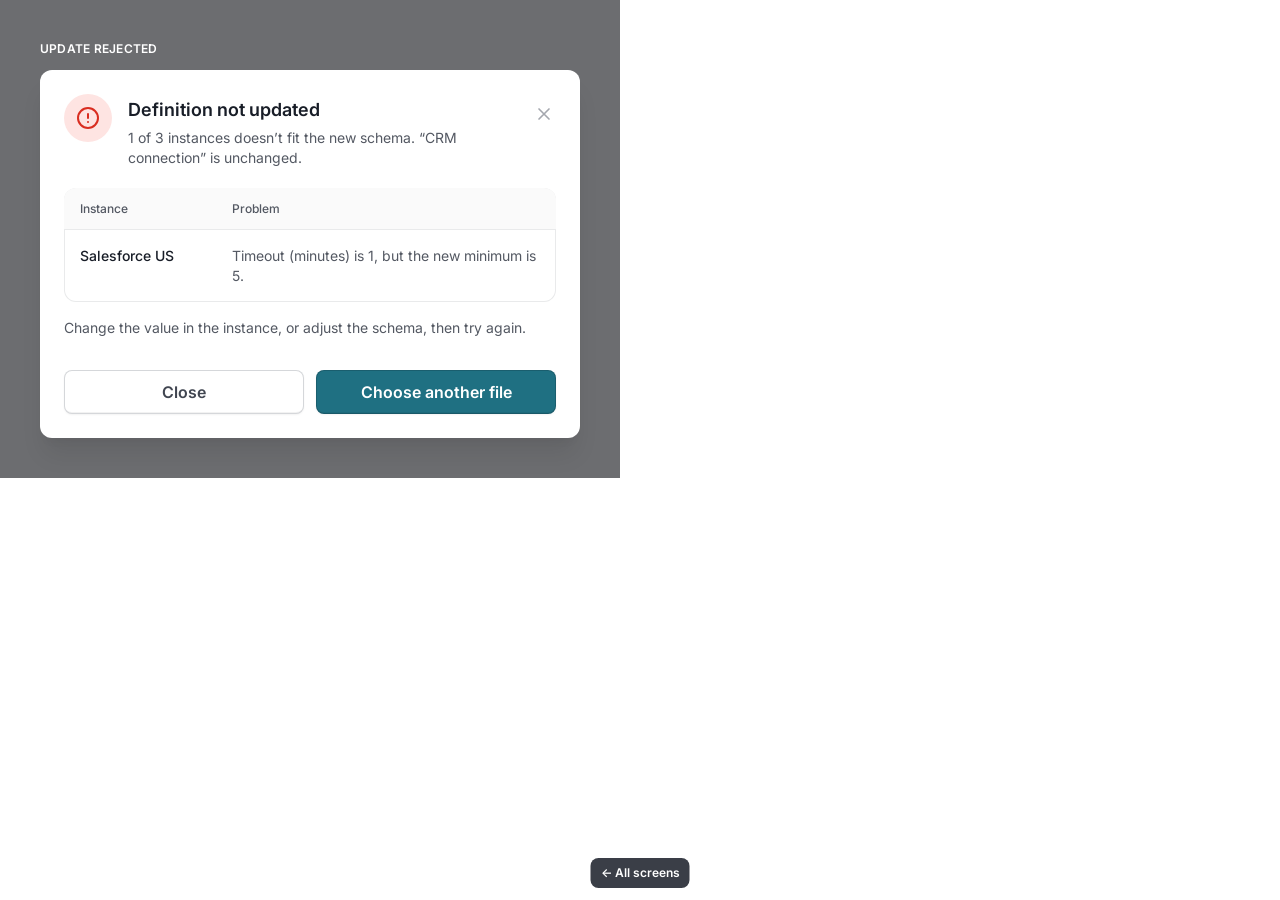
<file: update-from-file.html>
<!doctype html>
<html lang="en">
<head>
<meta charset="utf-8">
<meta name="viewport" content="width=device-width, initial-scale=1">
<title>Update rejected</title>
<link rel="preconnect" href="https://fonts.googleapis.com">
<link href="https://fonts.googleapis.com/css2?family=Inter:opsz,wght@14..32,400..700&amp;display=swap" rel="stylesheet">
<style>
body{margin:0}
.cap{margin:0 0 12px;font-size:12px;line-height:18px;font-weight:600;color:#FFFFFF;letter-spacing:0.02em;text-transform:uppercase}
.modal{box-sizing:border-box;display:flex;flex-direction:column;border-radius:12px;background:#FFFFFF;box-shadow:0 20px 24px -4px rgba(10,13,18,0.08),0 8px 8px -4px rgba(10,13,18,0.03)}
.fi{display:flex;align-items:center;gap:12px;padding:12px 12px 12px 16px;border-radius:12px;background:#FFFFFF;box-shadow:inset 0 0 0 1px #D5D7DA,0 1px 2px rgba(10,13,18,0.05)}
.fn{font-size:14px;line-height:20px;font-weight:500;color:#414651;overflow:hidden;text-overflow:ellipsis;white-space:nowrap}
.ib2{width:36px;height:36px;display:flex;align-items:center;justify-content:center;padding:0;border:0;border-radius:6px;background:transparent;color:#A4A7AE;cursor:pointer}
.ib2:hover{background:#F5F5F5;color:#717680}
.sbtn{flex:1;height:44px;box-sizing:border-box;display:inline-flex;align-items:center;justify-content:center;padding:0 16px;border:0;border-radius:8px;background:#FFFFFF;font:inherit;font-size:16px;line-height:24px;font-weight:600;color:#414651;cursor:pointer;box-shadow:inset 0 0 0 1px #D5D7DA,0 1px 2px rgba(10,13,18,0.05),inset 0 -2px 0 rgba(10,13,18,0.05)}
.pbtn{flex:1;height:44px;box-sizing:border-box;display:inline-flex;align-items:center;justify-content:center;padding:0 16px;border:0;border-radius:8px;background:#1F7082;font:inherit;font-size:16px;line-height:24px;font-weight:600;color:#FFFFFF;cursor:pointer;box-shadow:0 1px 2px rgba(10,13,18,0.05),inset 0 -2px 0 rgba(10,13,18,0.05),inset 0 0 0 1px rgba(10,13,18,0.18)}
.pbtn:hover{background:#155C6E}
.dl{display:grid;grid-template-columns:120px minmax(0,1fr);gap:4px 12px;margin:0;font-size:14px;line-height:20px}
.dl dt{color:#535862}
.dl dd{margin:0;color:#181D27;font-weight:500}
</style>
<link rel="stylesheet" href="prototype.css">
<script src="prototype.js" defer></script>
</head>
<body data-screen="ref">
<a href="index.html" class="pt-home" style="position:fixed;left:50%;transform:translateX(-50%);bottom:12px;z-index:70;padding:6px 10px;border-radius:8px;background:#181D27;color:#fff;font:600 12px/18px Inter,system-ui,sans-serif;text-decoration:none;opacity:.85">← All screens</a>
<div style="width: 620px; box-sizing: border-box; padding: 40px; display: grid; grid-template-columns: minmax(0, 1fr); gap: 40px; align-items: start; background: rgba(10,13,18,0.6); font-family: Inter, system-ui, sans-serif; font-size: 14px; line-height: 20px; color: #181D27">

<div>
<p class="cap">Update rejected</p>
<div class="modal" role="alertdialog" aria-modal="true" aria-labelledby="up-t2" aria-describedby="up-d2">
<div style="display: flex; gap: 16px; padding: 24px 16px 0 24px">
<div style="width: 48px; height: 48px; flex: none; display: flex; align-items: center; justify-content: center; border-radius: 9999px; background: #FEE4E2; color: #D92D20"><svg width="24" height="24" viewBox="0 0 24 24" fill="none" stroke="currentColor" stroke-width="2" stroke-linecap="round" stroke-linejoin="round" aria-hidden="true"><path d="M12 8v4M12 16h.01M22 12c0 5.52-4.48 10-10 10S2 17.52 2 12 6.48 2 12 2s10 4.48 10 10Z"></path></svg></div>
<div style="flex: 1; display: flex; flex-direction: column; gap: 4px; padding-top: 2px">
<h2 id="up-t2" style="margin: 0; font-size: 18px; line-height: 28px; font-weight: 600; color: #181D27">Definition not updated</h2>
<p id="up-d2" style="margin: 0; color: #535862">1 of 3 instances doesn’t fit the new schema. “CRM connection” is unchanged.</p>
</div>
<button class="ib2" style="width: 40px; height: 40px" aria-label="Close"><svg width="20" height="20" viewBox="0 0 24 24" fill="none" stroke="currentColor" stroke-width="2" stroke-linecap="round" stroke-linejoin="round" aria-hidden="true"><path d="M18 6L6 18M6 6l12 12"></path></svg></button>
</div>
<div style="padding: 20px 24px 0">
<div style="border-radius: 12px; box-shadow: inset 0 0 0 1px #E9EAEB">
<div style="display: grid; grid-template-columns: 140px minmax(0, 1fr); gap: 12px; padding: 12px 16px; font-size: 12px; line-height: 18px; font-weight: 500; color: #535862; background: #FAFAFA; border-radius: 12px 12px 0 0; box-shadow: inset 0 -1px 0 #E9EAEB"><span>Instance</span><span>Problem</span></div>
<div style="display: grid; grid-template-columns: 140px minmax(0, 1fr); gap: 12px; padding: 16px; font-size: 14px; line-height: 20px"><span style="font-weight: 500; color: rgb(24, 29, 39)">Salesforce US</span><span style="color: rgb(83, 88, 98)">Timeout (minutes) is 1, but the new minimum is 5.</span></div>
</div>
<p style="margin: 16px 0 0; color: #535862">Change the value in the instance, or adjust the schema, then try again.</p>
</div>
<div style="display: flex; gap: 12px; padding: 32px 24px 24px">
<button class="sbtn">Close</button>
<button class="pbtn">Choose another file</button>
</div>
</div>
</div>

</div>
</body>
</html>
</file>
<file: prototype.css>
/* Prototype-only styles: state wrappers, notifications and dialogs (Doxis conventions). */
[data-if]{display:contents}
[data-if][hidden]{display:none}
.ins2[hidden],.row[hidden]{display:none !important}
[data-if="noFile"] [role="group"]{cursor:pointer}
[data-if="noFile"] [role="group"]:hover{box-shadow:inset 0 0 0 1px #1F7082 !important}

.pt-toasts{position:fixed;right:24px;top:80px;z-index:60;display:flex;flex-direction:column;gap:12px;width:400px;max-width:calc(100vw - 32px);font-family:Inter,system-ui,sans-serif}
.pt-toast{position:relative;display:flex;align-items:flex-start;gap:12px;padding:16px 48px 16px 16px;border-radius:12px;background:#FFFFFF;box-shadow:inset 0 0 0 1px #E9EAEB,0 12px 16px -4px rgba(10,13,18,0.08),0 4px 6px -2px rgba(10,13,18,0.03)}
.pt-ico{flex:none;display:flex}
.pt-toast.ok .pt-ico{color:#079455}
.pt-toast.bad .pt-ico{color:#D92D20}
.pt-tt{margin:0;font-size:14px;line-height:20px;font-weight:600;color:#181D27}
.pt-td{margin:4px 0 0;font-size:14px;line-height:20px;color:#535862}
.pt-acts{display:flex;gap:12px;margin-top:12px}
.pt-lnk{padding:0;border:0;background:transparent;font:inherit;font-size:14px;line-height:20px;font-weight:600;color:#066074;cursor:pointer}
.pt-lnk.g{color:#535862}
.pt-x{position:absolute;top:8px;right:8px;width:36px;height:36px;display:flex;align-items:center;justify-content:center;padding:0;border:0;border-radius:8px;background:transparent;color:#A4A7AE;cursor:pointer}
.pt-x:hover{background:#F5F5F5;color:#717680}

.pt-scrim{position:fixed;inset:0;z-index:50;display:flex;align-items:center;justify-content:center;padding:16px;background:rgba(10,13,18,0.6);font-family:Inter,system-ui,sans-serif}
.pt-modal{position:relative;width:440px;max-width:100%;border-radius:12px;background:#FFFFFF;box-shadow:0 20px 24px -4px rgba(10,13,18,0.08),0 8px 8px -4px rgba(10,13,18,0.03)}
.pt-mh{display:flex;gap:16px;padding:24px 56px 0 24px}
.pt-mh .pt-x{top:16px;right:16px}
.pt-mh h2{margin:0;padding-top:2px;font-size:18px;line-height:28px;font-weight:600;color:#181D27}
.pt-mh p{margin:4px 0 0;font-size:14px;line-height:20px;color:#535862}
.pt-circle{width:48px;height:48px;flex:none;display:flex;align-items:center;justify-content:center;border-radius:9999px}
.pt-circle.teal{background:#E6EFF1;color:#1F7082}
.pt-circle.red{background:#FEE4E2;color:#D92D20}
.pt-mb{display:flex;flex-direction:column;gap:6px;padding:20px 24px 0}
.pt-lbl{font-size:14px;line-height:20px;font-weight:500;color:#414651}
.pt-in{height:44px;box-sizing:border-box;padding:0 13px;border:1px solid #D5D7DA;border-radius:8px;font:inherit;font-size:16px;color:#181D27;box-shadow:0 1px 2px rgba(10,13,18,0.05)}
.pt-in:focus{outline:none;border-color:#1F7082;box-shadow:0 0 0 4px rgba(31,112,130,0.18)}
.pt-in.err{border-color:#FDA29B}
.pt-mf{display:flex;gap:12px;padding:32px 24px 24px}
.pt-btn{flex:1;padding:0 16px !important;margin:0 !important;height:44px;border:0;border-radius:8px;font:inherit;font-size:16px;font-weight:600;cursor:pointer}
.pt-btn.pt-sec{background:#FFFFFF;color:#414651;box-shadow:inset 0 0 0 1px #D5D7DA,0 1px 2px rgba(10,13,18,0.05)}
.pt-btn.pri{background:#1F7082;color:#FFFFFF;box-shadow:inset 0 0 0 1px rgba(10,13,18,0.18)}
.pt-btn.pri:hover{background:#155C6E}
.pt-btn.danger{background:#D92D20;color:#FFFFFF;box-shadow:inset 0 0 0 1px rgba(10,13,18,0.18)}
.pt-btn.danger:hover{background:#B42318}

/* Create settings instance modal – from Figma (400px, radius 16) */
.pt-cm-scrim{padding:32px;background:rgba(10,13,18,0.6)}
.pt-cm{position:relative;width:400px;max-width:100%;box-sizing:border-box;display:flex;flex-direction:column;border-radius:16px;background:#FFFFFF;box-shadow:0 20px 24px -4px rgba(10,13,18,0.08),0 8px 8px -4px rgba(10,13,18,0.03),0 3px 3px -1.5px rgba(10,13,18,0.04);font-family:Inter,system-ui,sans-serif}
.pt-cm-h{display:flex;flex-direction:column;gap:16px;padding:24px 24px 0}
.pt-cm-ic{width:48px;height:48px;display:flex;align-items:center;justify-content:center;border-radius:9999px;background:#DAE7EA;color:#1F7082}
.pt-cm-tx{display:flex;flex-direction:column;gap:2px}
.pt-cm-tx h2{margin:0;font-size:16px;line-height:24px;font-weight:600;color:#181D27}
.pt-cm-tx p{margin:0;font-size:14px;line-height:20px;font-weight:400;color:#535862}
.pt-cm-x{position:absolute;top:12px;right:12px;width:44px;height:44px;display:flex;align-items:center;justify-content:center;padding:8px;border:0;border-radius:8px;background:transparent;color:#A4A7AE;cursor:pointer}
.pt-cm-x:hover{background:#F5F5F5;color:#717680}
.pt-cm-b{display:flex;flex-direction:column;gap:6px;padding:20px 24px 0}
.pt-cm-b label{font-size:14px;line-height:20px;font-weight:500;color:#414651}
.pt-cm-b input{height:40px;box-sizing:border-box;padding:8px 12px;border:1px solid #D5D7DA;border-radius:8px;background:#FFFFFF;font:inherit;font-size:16px;line-height:24px;font-weight:400;color:#181D27;box-shadow:0 1px 2px rgba(10,13,18,0.05);outline:none}
.pt-cm-b input::placeholder{color:#717680}
.pt-cm-b input:focus{border-color:#388090;box-shadow:inset 0 0 0 1px #388090,0 1px 2px rgba(10,13,18,0.05)}
.pt-cm-f{display:flex;gap:12px;padding:32px 24px 24px}
.pt-cm-f button{flex:1;height:44px;box-sizing:border-box;display:flex;align-items:center;justify-content:center;padding:10px 16px !important;margin:0;border:0;border-radius:8px;font:inherit;font-size:16px;line-height:24px;font-weight:600;cursor:pointer}
.pt-cm-sec{background:#FFFFFF;color:#414651;box-shadow:inset 0 0 0 1px #D5D7DA,0 1px 2px rgba(10,13,18,0.05),inset 0 -2px 0 rgba(10,13,18,0.05)}
.pt-cm-sec:hover{background:#FAFAFA}
.pt-cm-pri{background:#1F7082;color:#FFFFFF;box-shadow:inset 0 0 0 2px rgba(255,255,255,0.12),inset 0 0 0 1px rgba(10,13,18,0.18),inset 0 -2px 0 rgba(10,13,18,0.05),0 1px 2px rgba(10,13,18,0.05)}
.pt-cm-pri:hover{background:#155C6E}
.tgl.off{background:#F5F5F5 !important;box-shadow:inset 0 0 0 1px #E9EAEB}
.tgl.off span{margin-left:0 !important}
</file>
